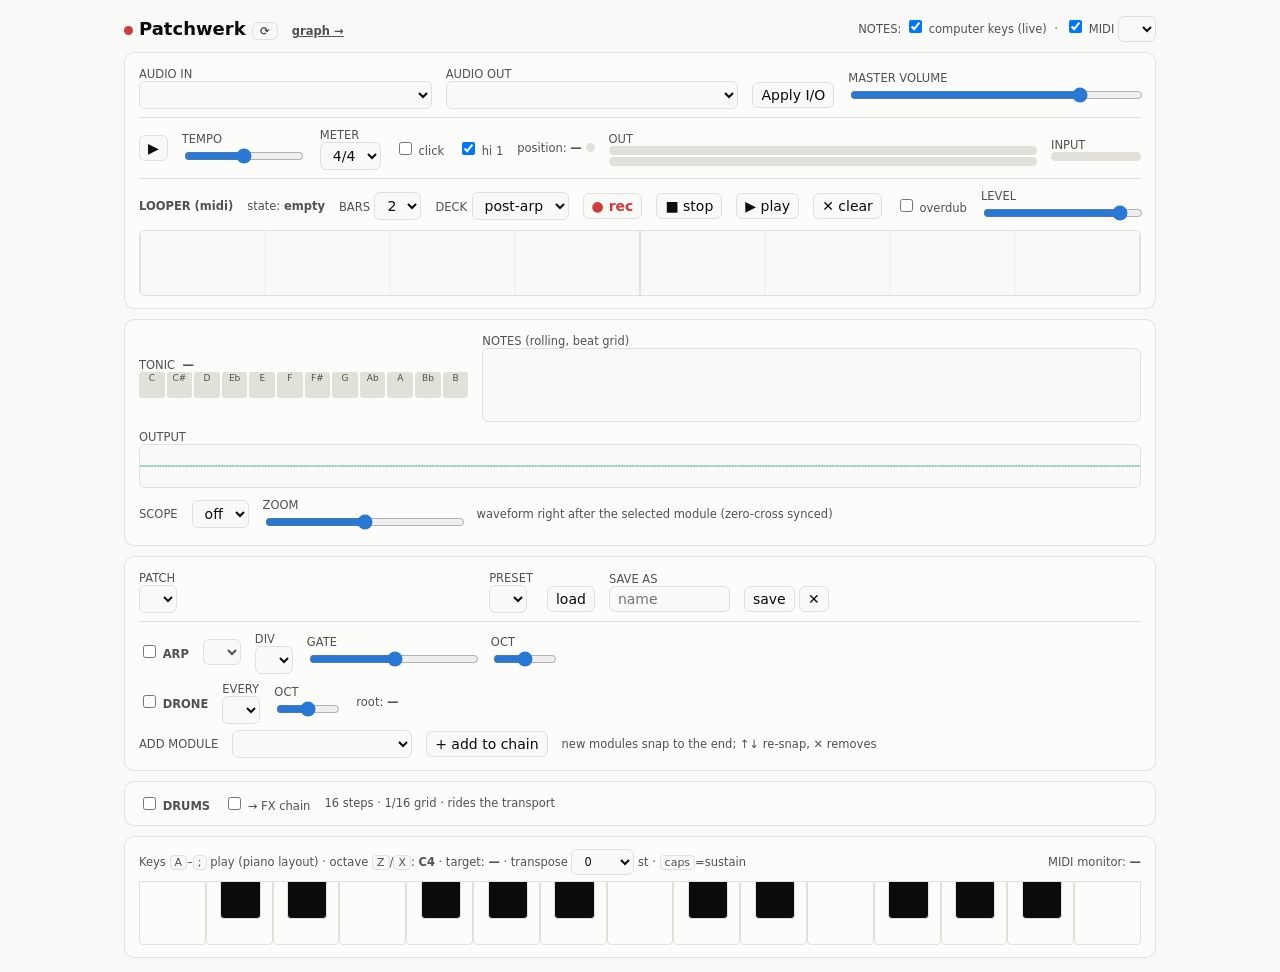
<file: gui/index.html>
<!DOCTYPE html>
<html lang="en">
<head>
<meta charset="utf-8">
<meta name="viewport" content="width=device-width, initial-scale=1">
<title>Patchwerk</title>
<style>
  :root {
    --plane: #f9f9f7; --surface: #fcfcfb; --ink-1: #0b0b0b; --ink-2: #52514e;
    --ink-3: #898781; --hairline: #e1e0d9; --border: rgba(11,11,11,0.10);
    --accent: #2a78d6; --meter: #1baf7a; --warn: #eb6834; --danger: #d03b3b;
    --lfo: #4a3aa7;
  }
  @media (prefers-color-scheme: dark) {
    :root {
      --plane: #0d0d0d; --surface: #1a1a19; --ink-1: #ffffff; --ink-2: #c3c2b7;
      --ink-3: #898781; --hairline: #2c2c2a; --border: rgba(255,255,255,0.10);
      --accent: #3987e5; --meter: #199e70; --warn: #d95926; --danger: #e66767;
      --lfo: #9085e9;
    }
  }
  * { box-sizing: border-box; }
  body { margin: 0; background: var(--plane); color: var(--ink-1);
    font-family: system-ui, -apple-system, "Segoe UI", sans-serif; font-size: 14px; }
  .wrap { max-width: 1060px; margin: 0 auto; padding: 14px; }
  h1 { font-size: 18px; margin: 0; }
  .card { background: var(--surface); border: 1px solid var(--border);
    border-radius: 10px; padding: 12px 14px; margin-top: 10px; }
  .row { display: flex; gap: 14px; align-items: center; flex-wrap: wrap; }
  .grow { flex: 1; min-width: 130px; }
  label.small, .small { font-size: 11.5px; color: var(--ink-2); }
  select, button, input[type=text] { font: inherit; color: var(--ink-1); background: var(--plane);
    border: 1px solid var(--hairline); border-radius: 6px; padding: 4px 8px; }
  button { cursor: pointer; } button:hover { border-color: var(--accent); }
  button.rec { color: var(--danger); font-weight: 700; }
  input[type=range] { width: 100%; accent-color: var(--accent); }
  .meterbar { height: 9px; background: var(--hairline); border-radius: 5px; overflow: hidden; }
  .meterbar > div { height: 100%; width: 0%; background: var(--meter); border-radius: 5px;
    transition: width 50ms linear; }
  .meterbar.clip > div { background: var(--danger); }
  .module { margin-top: 8px; border-top: 1px dashed var(--hairline); padding-top: 6px;
    border-left: 4px solid var(--hairline); padding-left: 8px; border-radius: 3px; }
  .module h3 { margin: 0; font-size: 14px; cursor: pointer; user-select: none; }
  .module h3 .caret { color: var(--ink-3); font-size: 11px; margin-right: 4px; }
  .module .kind { color: var(--ink-3); font-weight: 400; font-size: 11px; margin-left: 6px; }
  .module.collapsed .params { display: none; }
  .param { display: grid; grid-template-columns: 96px 1fr 70px 20px 20px; gap: 7px;
    align-items: center; margin-top: 3px; }
  .param .val { text-align: right; font-variant-numeric: tabular-nums;
    color: var(--ink-2); font-size: 12px; }
  .param.mapped input[type=range] { accent-color: var(--lfo); }
  .reset, .lfobtn { border: none; background: none; color: var(--ink-3); cursor: pointer;
    font-size: 13px; padding: 0; }
  .reset:hover { color: var(--accent); }
  .lfobtn:hover, .lfobtn.on { color: var(--lfo); }
  .lfobtn.on { font-weight: 700; }
  #status { display: inline-block; width: 9px; height: 9px; border-radius: 50%;
    background: var(--danger); margin-right: 6px; }
  #status.ok { background: var(--meter); }
  kbd { background: var(--plane); border: 1px solid var(--hairline);
    border-radius: 4px; padding: 0 4px; font-family: inherit; font-size: 11px; }
  .err { color: var(--danger); font-size: 12px; white-space: pre-wrap; }
  /* viz */
  .tonic { display: grid; grid-template-columns: repeat(12, 1fr); gap: 2px; height: 26px; }
  .tonic div { border-radius: 3px; background: var(--hairline); position: relative;
    overflow: hidden; }
  .tonic div span { position: absolute; bottom: 0; left: 0; right: 0;
    background: var(--accent); transition: height 120ms linear; }
  .tonic div.root span { background: var(--warn); }
  .tonic div i { position: absolute; top: 1px; left: 0; right: 0; text-align: center;
    font-style: normal; font-size: 9px; color: var(--ink-2); z-index: 2; }
  #deckviz.rec { border-color: var(--danger); box-shadow: 0 0 0 1.5px var(--danger); }
  canvas.viz { width: 100%; background: var(--plane); border: 1px solid var(--hairline);
    border-radius: 6px; display: block; }
  /* drums */
  .drumgrid { display: grid; grid-template-columns: 58px repeat(16, 1fr) 70px; gap: 3px;
    align-items: center; margin-top: 4px; }
  .step { aspect-ratio: 1; border-radius: 3px; background: var(--hairline);
    cursor: pointer; border: none; padding: 0; min-width: 14px; }
  .step.on { background: var(--accent); }
  .step.q { outline: 1px solid var(--ink-3); }
  .step.play { box-shadow: inset 0 0 0 2px var(--warn); }
  /* piano */
  .piano { position: relative; height: 64px; margin-top: 6px; user-select: none; }
  .piano .wk, .piano .bk { position: absolute; top: 0; border: 1px solid var(--hairline);
    border-radius: 0 0 4px 4px; cursor: pointer; }
  .piano .wk { background: var(--surface); height: 100%; z-index: 1; }
  .piano .bk { background: var(--ink-1); height: 60%; z-index: 2; }
  .piano .held { background: var(--accent) !important; }
</style>
</head>
<body>
<div class="wrap">
  <div class="row" style="justify-content: space-between; margin-top: 2px;">
    <h1><span id="status"></span>Patchwerk
      <button id="reconnect-btn" class="small" title="force reconnect to the engine" style="padding:1px 7px">⟳</button>
      <a href="/graph" class="small" style="margin-left:8px">graph →</a></h1>
    <span class="small">
      NOTES:
      <label><input type="checkbox" id="keys-on" checked> computer keys</label>
      <span id="focusnote"></span>
      &nbsp;·&nbsp;
      <label><input type="checkbox" id="midi-on" checked> MIDI</label>
      <select id="midi-sel" style="max-width:170px"></select>
    </span>
  </div>

  <!-- I/O + transport + master -->
  <div class="card">
    <div class="row">
      <div class="grow"><label class="small">AUDIO IN</label><br>
        <select id="in-sel" style="width:100%"></select></div>
      <div class="grow"><label class="small">AUDIO OUT</label><br>
        <select id="out-sel" style="width:100%"></select></div>
      <div><br><button id="apply-io">Apply I/O</button></div>
      <div class="grow">
        <label class="small">MASTER VOLUME</label>
        <input type="range" id="vol" min="0" max="1" step="0.001" value="0.8">
      </div>
    </div>
    <div class="small" id="io-note"></div>
    <div class="row" style="margin-top: 8px; border-top:1px solid var(--hairline); padding-top:8px;">
      <button id="play-btn" title="transport play/stop">▶</button>
      <div><label class="small">TEMPO <span id="bpm-v"></span></label><br>
        <input type="range" id="bpm" min="40" max="240" step="1" style="width:120px"></div>
      <div><label class="small">METER</label><br>
        <select id="meter"><option value="2">2/4</option><option value="3">3/4</option>
          <option value="4" selected>4/4</option><option value="6">6/8</option></select></div>
      <label class="small"><input type="checkbox" id="click-on"> click</label>
      <label class="small"><input type="checkbox" id="accent-on" checked> hi&nbsp;1</label>
      <span class="small">position: <b id="beat-pos">—</b>
        <span id="beat-dot" style="display:inline-block;width:9px;height:9px;border-radius:50%;background:var(--hairline);"></span></span>
      <div class="grow">
        <label class="small">OUT</label><div class="meterbar" id="m-out-l"><div></div></div>
        <div class="meterbar" id="m-out-r" style="margin-top:2px"><div></div></div>
      </div>
      <div style="min-width:90px">
        <label class="small">INPUT <span id="in-meter-note"></span></label>
        <div class="meterbar" id="m-in"><div></div></div>
      </div>
    </div>
    <!-- LOOPER -->
    <div class="row" style="margin-top: 8px; border-top:1px solid var(--hairline); padding-top:8px;">
      <b class="small">LOOPER (midi)</b>
      <span class="small">state: <b id="loop-state">empty</b></span>
      <div><label class="small">BARS</label>
        <select id="loop-bars"><option>1</option><option selected>2</option>
          <option>4</option><option>8</option></select></div>
      <div><label class="small">DECK</label>
        <select id="loop-pos" title="pre: deck feeds the arp · post: deck records the arp and plays its own voice">
          <option value="post" selected>post-arp</option>
          <option value="pre">pre-arp</option></select></div>
      <button id="loop-rec" class="rec" title="spacebar">● rec</button>
      <button id="loop-stop">■ stop</button>
      <button id="loop-play">▶ play</button>
      <button id="loop-clear">✕ clear</button>
      <label class="small"><input type="checkbox" id="loop-dub"> overdub</label>
      <div class="grow" style="max-width:160px">
        <label class="small">LEVEL</label>
        <input type="range" id="loop-level" min="0" max="1" step="0.01" value="0.9">
      </div>
    </div>
    <canvas class="viz" id="deckviz" height="64" style="margin-top:6px"></canvas>
  </div>

  <!-- viz -->
  <div class="card">
    <div class="row">
      <div style="flex:1; min-width:220px">
        <label class="small">TONIC &nbsp;<b id="tonic-root">—</b></label>
        <div class="tonic" id="tonic"></div>
      </div>
      <div style="flex:2; min-width:320px">
        <label class="small">NOTES (rolling, beat grid)</label>
        <canvas class="viz" id="noteroll" height="72"></canvas>
      </div>
    </div>
    <div style="margin-top:6px">
      <label class="small">OUTPUT</label>
      <canvas class="viz" id="wavestrip" height="42"></canvas>
    </div>
    <div class="row" style="margin-top:8px">
      <label class="small">SCOPE</label>
      <select id="scope-sel"><option value="">off</option></select>
      <div class="grow" style="max-width:200px">
        <label class="small">ZOOM <span id="scope-zoom-v"></span></label>
        <input type="range" id="scope-zoom" min="7" max="11" step="0.1" value="9">
      </div>
      <span class="small">waveform right after the selected module (zero-cross synced)</span>
    </div>
    <canvas class="viz" id="scope" height="110" style="margin-top:4px; display:none"></canvas>
  </div>

  <!-- patch / presets / arp / drone -->
  <div class="card">
    <div class="row" style="justify-content: space-between;">
      <div><label class="small">PATCH</label><br><select id="patch-sel"></select></div>
      <div class="row">
        <div><label class="small">PRESET</label><br><select id="preset-sel"></select></div>
        <div><br><button id="preset-load">load</button></div>
        <div><label class="small">SAVE AS</label><br>
          <input type="text" id="preset-name" size="10" placeholder="name"></div>
        <div><br><button id="preset-save">save</button>
          <button id="preset-del" title="delete selected">✕</button></div>
      </div>
      <div class="small" id="chain-desc"></div>
    </div>
    <div class="row" style="margin-top:8px; border-top:1px solid var(--hairline); padding-top:8px;">
      <label class="small"><input type="checkbox" id="arp-on"> <b>ARP</b></label>
      <select id="arp-pattern" class="small"></select>
      <div><label class="small">DIV</label><br><select id="arp-div"></select></div>
      <div class="grow" style="max-width:170px">
        <label class="small">GATE <span id="arp-gate-v"></span></label>
        <input type="range" id="arp-gate" min="0.05" max="1" step="0.01">
      </div>
      <div><label class="small">OCT <span id="arp-oct-v"></span></label><br>
        <input type="range" id="arp-oct" min="1" max="3" step="1" style="width:64px"></div>
    </div>
    <div class="row" style="margin-top:6px;">
      <label class="small"><input type="checkbox" id="drone-on"> <b>DRONE</b></label>
      <div><label class="small">EVERY</label><br><select id="drone-every"></select></div>
      <div><label class="small">OCT <span id="drone-oct-v"></span></label><br>
        <input type="range" id="drone-oct" min="0" max="4" step="1" style="width:64px"></div>
      <span class="small">root: <b id="drone-root">—</b></span>
    </div>
    <div class="row" style="margin-top:6px;">
      <label class="small">ADD MODULE</label>
      <select id="add-sel" style="min-width:180px"></select>
      <button id="add-btn">+ add to chain</button>
      <span class="small">new modules snap to the end; ↑↓ re-snap, ✕ removes</span>
    </div>
    <div id="modules"></div>
    <div class="err" id="mod-errors"></div>
  </div>

  <!-- LFOs -->
  <div class="card" id="lfo-card" style="display:none">
    <b class="small">LFOs</b> <span class="small">(assign with the ∿ button on any param)</span>
    <div id="lfo-list"></div>
  </div>

  <!-- drums -->
  <div class="card">
    <div class="row">
      <label class="small"><input type="checkbox" id="drums-on"> <b>DRUMS</b></label>
      <label class="small"><input type="checkbox" id="drums-fx"> → FX chain</label>
      <span class="small">16 steps · 1/16 grid · rides the transport</span>
    </div>
    <div id="drumgrids"></div>
  </div>

  <!-- keyboard -->
  <div class="card">
    <div class="row small" style="justify-content: space-between;">
      <span>Keys <kbd>A</kbd>–<kbd>;</kbd> play (piano layout) · octave <kbd>Z</kbd>/<kbd>X</kbd>:
        <b id="oct">C4</b> · target: <b id="voice-target">—</b>
        · transpose <select id="transpose"></select> st
        · <kbd>caps</kbd>=sustain <b id="caps-note" style="color:var(--warn)"></b></span>
      <span>MIDI monitor: <b id="midi-mon">—</b></span>
    </div>
    <div class="piano" id="piano"></div>
  </div>
</div>

<script>
"use strict";
let ws = null, state = null, dragging = null;
const collapsed = new Set();
const FAMILY_COLORS = {
  voice: "#2a78d6", input: "#1baf7a", filter: "#eda100", time: "#199e70",
  dirt: "#eb6834", dyn: "#e87ba4", vox: "#e34948", service: "#4a3aa7",
  source: "#2a78d6", effect: "#199e70",
};

let lastMsg = 0, reconnectTimer = null;
function scheduleReconnect(ms) {
  clearTimeout(reconnectTimer);
  reconnectTimer = setTimeout(connect, ms);
}
function connect() {
  if (ws && ws.readyState <= 1) return;  // already open or connecting
  ws = new WebSocket(`ws://${location.host}/ws`);
  ws.onopen = () => {
    lastMsg = performance.now();
    document.getElementById("status").classList.add("ok");
  };
  ws.onclose = () => {
    document.getElementById("status").classList.remove("ok");
    scheduleReconnect(800);
  };
  ws.onerror = () => { try { ws.close(); } catch (_) {} };
  ws.onmessage = (ev) => {
    lastMsg = performance.now();
    const m = JSON.parse(ev.data);
    if (m.type === "state") { state = m; renderState(); }
    else if (m.type === "meters") { renderMeters(m); pushWave(m); }
    else if (m.type === "param") trackParam(m);
    else if (m.type === "midi") handleEvent(m.event);
    else if (m.type === "beat") onBeat(m);
    else if (m.type === "tonic") renderTonic(m);
    else if (m.type === "scope_data") { scopeSamples = m.samples; drawScope(); }
    else if (m.type === "error") console.warn("server:", m.message);
  };
}
function send(m) { if (ws && ws.readyState === 1) ws.send(JSON.stringify(m)); }

// ---------- helpers ----------
function fmt(v) {
  if (v >= 1000) return v.toFixed(0);
  if (v >= 100) return v.toFixed(1);
  if (v >= 10) return v.toFixed(2);
  return v.toFixed(3);
}
function toUnit(p, value) {
  if (p.curve === "exp") {
    const lo = Math.max(p.min, 1e-6);
    return Math.log(value / lo) / Math.log(p.max / lo);
  }
  return (value - p.min) / (p.max - p.min || 1);
}
function fromUnit(p, u) {
  if (p.curve === "exp") {
    const lo = Math.max(p.min, 1e-6);
    return lo * Math.pow(p.max / lo, u);
  }
  return p.min + u * (p.max - p.min);
}
const timers = {};
function throttled(key, fn, ms = 33) {
  if (timers[key]) { timers[key].fn = fn; return; }
  fn();
  timers[key] = { fn: null };
  setTimeout(() => {
    const pending = timers[key].fn;
    delete timers[key];
    if (pending) throttled(key, pending, ms);
  }, ms);
}

// ---------- state rendering ----------
function renderState() {
  const opt = (v, label, cur) =>
    `<option value="${v ?? ""}" ${v === cur ? "selected" : ""}>${label}</option>`;
  const dev = state.devices || {inputs: [], outputs: []};
  document.getElementById("in-sel").innerHTML = opt(null, "System default", state.current_input) +
    dev.inputs.map(d => opt(d.name, `${d.name} (${d.sample_rate || "?"})`, state.current_input)).join("");
  document.getElementById("out-sel").innerHTML = opt(null, "System default", state.current_output) +
    dev.outputs.map(d => opt(d.name, `${d.name} (${d.sample_rate || "?"})`, state.current_output)).join("");
  document.getElementById("io-note").textContent =
    state.boot_note || (state.input_enabled ? "" : "audio input off — match sample rates and Apply");
  document.getElementById("in-meter-note").textContent = state.input_enabled ? "" : "(off)";
  if (dragging !== "vol") document.getElementById("vol").value = state.volume;

  document.getElementById("patch-sel").innerHTML =
    state.patches.map(p => `<option ${p === state.patch ? "selected" : ""}>${p}</option>`).join("");
  document.getElementById("preset-sel").innerHTML =
    (state.presets || []).map(p => `<option>${p}</option>`).join("");
  document.getElementById("chain-desc").textContent =
    state.chain.filter(c => !c.service).map(c => c.name).join(" → ") + " → out";

  const ssel = document.getElementById("scope-sel");
  const cur = ssel.value;
  ssel.innerHTML = `<option value="">off</option>` + state.chain.map(c =>
    `<option value="${c.key}" ${c.key === cur ? "selected" : ""}>${c.name}</option>`).join("");
  // v8: NO placed-filter — v5 instance ids allow duplicates ("lowpass.2"),
  // and filtering by the type key hid a module forever once ANY instance
  // existed (the "Signal Gen vanished / can never re-add" bug)
  document.getElementById("add-sel").innerHTML = (state.available || [])
    .map(a => `<option value="${a.key}">${a.name} (${a.family})</option>`).join("");
  renderModules();
  renderArp(); renderDrone(); renderTransport(); renderLooper(); renderDrums(); renderLfos();
  document.getElementById("voice-target").textContent = state.voice_target || "—";
  const errs = Object.entries(state.module_errors || {});
  document.getElementById("mod-errors").textContent =
    errs.map(([f, e]) => `module ${f} failed to load: ${e}`).join("\n");
}

function renderModules() {
  const holder = document.getElementById("modules");
  holder.innerHTML = "";
  const ordered = [...state.chain.filter(c => c.service), ...state.chain.filter(c => !c.service)];
  for (const mod of ordered) {
    const div = document.createElement("div");
    div.className = "module" + (collapsed.has(mod.key) ? " collapsed" : "");
    div.style.opacity = mod.enabled ? "1" : "0.45";
    div.style.borderLeftColor = FAMILY_COLORS[mod.family] || "var(--hairline)";
    const h = document.createElement("h3");
    h.innerHTML = `<span class="caret">${collapsed.has(mod.key) ? "▸" : "▾"}</span>
      <label style="cursor:pointer" onclick="event.stopPropagation()">
        <input type="checkbox" class="mod-on" ${mod.enabled ? "checked" : ""}></label>
      ${mod.name}<span class="kind">${mod.family} · ${mod.key}${mod.enabled ? "" : " · bypassed"}</span>
      ${mod.service ? "" : `<span class="kind" style="float:right" onclick="event.stopPropagation()">
        <button class="reset" data-act="up" title="earlier in chain">↑</button>
        <button class="reset" data-act="down" title="later in chain">↓</button>
        <button class="reset" data-act="rm" title="remove from chain">✕</button></span>`}`;
    h.addEventListener("click", () => {
      if (collapsed.has(mod.key)) collapsed.delete(mod.key); else collapsed.add(mod.key);
      div.classList.toggle("collapsed");
      h.querySelector(".caret").textContent = collapsed.has(mod.key) ? "▸" : "▾";
    });
    h.querySelector(".mod-on").addEventListener("change", (e) => {
      send({type: "set_enabled", key: mod.key, enabled: e.target.checked});
      e.target.blur();
    });
    for (const b of h.querySelectorAll("[data-act]")) {
      b.addEventListener("click", (e) => {
        e.stopPropagation();
        const act = b.dataset.act;
        if (act === "rm") send({type: "edit_chain", action: "remove", key: mod.key});
        else send({type: "edit_chain", action: "move", key: mod.key,
                   index: act === "up" ? -1 : 1});
      });
    }
    div.appendChild(h);
    const pwrap = document.createElement("div");
    pwrap.className = "params";
    for (const [pname, p] of Object.entries(mod.params)) {
      pwrap.appendChild(paramRow(mod, pname, p));
    }
    div.appendChild(pwrap);
    holder.appendChild(div);
  }
}

function paramRow(mod, pname, p) {
  const id = `p-${mod.key}-${pname}`;
  const row = document.createElement("div");
  row.className = "param" + (p.lfo ? " mapped" : "");
  if (p.curve === "toggle") {
    row.innerHTML = `<span class="small">${pname}</span>
      <label><input type="checkbox" id="${id}" ${p.value >= (p.min + p.max) / 2 ? "checked" : ""}></label>
      <span class="val" id="${id}-v">${p.value >= (p.min + p.max) / 2 ? "on" : "off"}</span><span></span><span></span>`;
    row.querySelector("input").addEventListener("change", (e) => {
      document.getElementById(`${id}-v`).textContent = e.target.checked ? "on" : "off";
      send({type: "set_param", key: mod.key, name: pname, unit: e.target.checked ? 1 : 0});
      e.target.blur();
    });
    return row;
  }
  if (p.curve === "select") {
    row.innerHTML = `<span class="small">${pname}</span>
      <select id="${id}">${p.options.map((o, i) =>
        `<option value="${i}" ${i === Math.round(p.value) ? "selected" : ""}>${o}</option>`).join("")}</select>
      <span class="val" id="${id}-v">${p.options[Math.round(p.value)] ?? ""}</span><span></span><span></span>`;
    row.querySelector("select").addEventListener("change", (e) => {
      const i = parseInt(e.target.value, 10);
      document.getElementById(`${id}-v`).textContent = p.options[i];
      send({type: "set_param", key: mod.key, name: pname,
            unit: (i + 0.5) / p.options.length});
      e.target.blur();
    });
    return row;
  }
  row.innerHTML = `<span class="small">${pname}${p.lfo ? " ∿" : ""}</span>
    <input type="range" id="${id}" min="0" max="1" step="0.001" value="${toUnit(p, p.value)}"
      title="${p.lfo ? "LFO mapped — slider steers the LFO center" : ""}">
    <span class="val" id="${id}-v">${fmt(p.value)}</span>
    <button class="reset" title="reset to ${fmt(p.default)}">&#8634;</button>
    <button class="lfobtn ${p.lfo ? "on" : ""}" title="${p.lfo ? "remove LFO" : "assign LFO"}">∿</button>`;
  const slider = row.querySelector("input");
  slider.addEventListener("input", () => {
    const u = parseFloat(slider.value);
    document.getElementById(`${id}-v`).textContent = fmt(fromUnit(p, u));
    throttled(`${mod.key}.${pname}`, () =>
      send({type: "set_param", key: mod.key, name: pname, unit: u}));
  });
  slider.addEventListener("pointerdown", () => dragging = id);
  slider.addEventListener("pointerup", () => dragging = null);
  row.querySelector(".reset").addEventListener("click", (e) => {
    const u = toUnit(p, p.default);
    slider.value = u;
    document.getElementById(`${id}-v`).textContent = fmt(p.default);
    send({type: "set_param", key: mod.key, name: pname, unit: u});
    e.target.blur();
  });
  row.querySelector(".lfobtn").addEventListener("click", (e) => {
    if (p.lfo) send({type: "lfo_unassign", id: `${mod.key}.${pname}`});
    else send({type: "lfo_assign", key: mod.key, name: pname});
    e.target.blur();
  });
  return row;
}

function trackParam(m) {
  const id = `p-${m.key}-${m.name}`;
  const slider = document.getElementById(id);
  if (!slider) return;
  if (dragging !== id && slider.type === "range") slider.value = m.unit;
  const val = document.getElementById(`${id}-v`);
  if (val) val.textContent = fmt(m.value);
  if (state) {
    const mod = state.chain.find(c => c.key === m.key);
    if (mod && mod.params[m.name]) mod.params[m.name].value = m.value;
  }
}

// ---------- section renderers ----------
function renderArp() {
  const a = state.arp;
  const row = document.getElementById("arp-on").closest(".row");
  row.style.display = a ? "" : "none";
  if (!a) return;
  document.getElementById("arp-on").checked = a.enabled;
  document.getElementById("arp-pattern").innerHTML = a.patterns.map(p =>
    `<option ${p === a.pattern ? "selected" : ""}>${p}</option>`).join("");
  document.getElementById("arp-div").innerHTML = a.divisions.map(d =>
    `<option ${d === a.division ? "selected" : ""}>${d}</option>`).join("");
  if (dragging !== "arp-gate") document.getElementById("arp-gate").value = a.gate;
  document.getElementById("arp-gate-v").textContent = Math.round(a.gate * 100) + "%";
  if (dragging !== "arp-oct") document.getElementById("arp-oct").value = a.octaves;
  document.getElementById("arp-oct-v").textContent = a.octaves;
}
function renderDrone() {
  const d = state.drone;
  if (!d) return;
  document.getElementById("drone-on").checked = d.enabled;
  document.getElementById("drone-every").innerHTML = d.everies.map(e =>
    `<option ${e === d.every ? "selected" : ""}>${e}</option>`).join("");
  if (dragging !== "drone-oct") document.getElementById("drone-oct").value = d.octave;
  document.getElementById("drone-oct-v").textContent = d.octave;
  document.getElementById("drone-root").textContent = d.root || "listening…";
}
function renderTransport() {
  const t = state.transport;
  if (!t) return;
  if (dragging !== "bpm") document.getElementById("bpm").value = t.bpm;
  document.getElementById("bpm-v").textContent = Math.round(t.bpm) + " bpm";
  document.getElementById("meter").value = String(t.beats_per_bar);
  document.getElementById("click-on").checked = !!t.click;
  document.getElementById("accent-on").checked = t.accent !== false;
  document.getElementById("play-btn").textContent = t.running === false ? "▶" : "⏹";
}
function renderLooper() {
  const l = state.looper;
  if (!l) return;
  document.getElementById("loop-state").textContent = l.state;
  document.getElementById("loop-bars").value = String(l.bars);
  document.getElementById("loop-dub").checked = !!l.overdub;
  if (dragging !== "loop-level") document.getElementById("loop-level").value = l.level;
  const pos = document.getElementById("loop-pos");
  if (document.activeElement !== pos) pos.value = l.position || "post";
  pos.disabled = !["empty", "stopped"].includes(l.state);
  document.getElementById("deckviz").classList.toggle(
    "rec", ["armed", "recording", "overdubbing"].includes(l.state));
}
function renderLfos() {
  const list = state.lfos || [];
  document.getElementById("lfo-card").style.display = list.length ? "" : "none";
  const holder = document.getElementById("lfo-list");
  holder.innerHTML = "";
  for (const l of list) {
    const div = document.createElement("div");
    div.className = "param";
    div.style.gridTemplateColumns = "150px 1fr 1fr 1fr 90px 20px";
    div.innerHTML = `<span class="small"><b>∿</b> ${l.key}.${l.param}</span>
      <span><label class="small">rate ${l.rate.toFixed(2)}Hz</label>
        <input type="range" data-k="rate" min="0.02" max="20" step="0.01" value="${l.rate}"></span>
      <span><label class="small">depth ${(l.depth*100)|0}%</label>
        <input type="range" data-k="depth" min="0" max="1" step="0.01" value="${l.depth}"></span>
      <span><label class="small">center</label>
        <input type="range" data-k="center" min="0" max="1" step="0.01" value="${l.center}"></span>
      <select data-k="shape">${l.shapes.map((s, i) =>
        `<option value="${i}" ${i === l.shape ? "selected" : ""}>${s}</option>`).join("")}</select>
      <button class="reset" title="remove">✕</button>`;
    for (const inp of div.querySelectorAll("input,select")) {
      inp.addEventListener("input", () => {
        const msg = {type: "lfo_set", id: l.id};
        msg[inp.dataset.k] = parseFloat(inp.value);
        throttled(`lfo-${l.id}-${inp.dataset.k}`, () => send(msg));
      });
    }
    div.querySelector("button").addEventListener("click", () =>
      send({type: "lfo_unassign", id: l.id}));
    holder.appendChild(div);
  }
}
function renderDrums() {
  const d = state.drums;
  if (!d) return;
  document.getElementById("drums-on").checked = d.enabled;
  document.getElementById("drums-fx").checked = !!d.to_chain;
  const holder = document.getElementById("drumgrids");
  holder.innerHTML = "";
  for (const lane of d.lanes) {
    const row = document.createElement("div");
    row.className = "drumgrid";
    let html = `<span class="small">${lane}</span>`;
    for (let s = 0; s < d.steps; s++) {
      html += `<button class="step ${d.patterns[lane][s] ? "on" : ""} ${s % 4 === 0 ? "q" : ""}"
        data-lane="${lane}" data-step="${s}"></button>`;
    }
    html += `<input type="range" min="0" max="1" step="0.01" value="${d.levels[lane]}"
      data-lane="${lane}" title="level">`;
    row.innerHTML = html;
    for (const btn of row.querySelectorAll(".step")) {
      btn.addEventListener("click", () => {
        const lane = btn.dataset.lane, s = parseInt(btn.dataset.step, 10);
        d.patterns[lane][s] = d.patterns[lane][s] ? 0 : 1;
        btn.classList.toggle("on");
        throttled("drums", () => send({type: "set_drums", patterns: d.patterns}));
      });
    }
    row.querySelector("input[type=range]").addEventListener("input", (e) => {
      d.levels[lane] = parseFloat(e.target.value);
      throttled("drumlvl", () => send({type: "set_drums", levels: d.levels}));
    });
    holder.appendChild(row);
  }
}

// ---------- meters + viz ----------
function renderMeters(m) {
  const scale = a => {
    if (!a || a <= 0) return 0;
    const db = 20 * Math.log10(a);
    return Math.max(0, Math.min(100, (db + 60) / 60 * 100));
  };
  const set = (id, amp) => {
    const el = document.getElementById(id);
    el.firstElementChild.style.width = scale(amp) + "%";
    el.classList.toggle("clip", amp > 0.99);
  };
  set("m-out-l", m.out[0]); set("m-out-r", m.out[1]);
  if (m.in !== null && m.in !== undefined) set("m-in", m.in);
}
const NOTE_NAMES = ["C","C#","D","Eb","E","F","F#","G","Ab","A","Bb","B"];
(function initTonic() {
  const el = document.getElementById("tonic");
  el.innerHTML = NOTE_NAMES.map(n => `<div><i>${n}</i><span style="height:0%"></span></div>`).join("");
})();
function renderTonic(m) {
  document.getElementById("tonic-root").textContent = m.root || "—";
  const cells = document.getElementById("tonic").children;
  const peak = Math.max(...m.weights, 0.001);
  for (let i = 0; i < 12; i++) {
    cells[i].classList.toggle("root", NOTE_NAMES[i] === m.root);
    cells[i].firstElementChild.nextElementSibling.style.height =
      Math.round(m.weights[i] / peak * 100) + "%";
  }
}
// note roll
const rollNotes = [];   // {note, t0, t1|null}
let beatAnchor = null;  // {time(ms), beatIndexApprox}
function handleEvent(e) {
  const mon = document.getElementById("midi-mon");
  if (e.kind === "voiced") {
    const deck = !!e.deck;
    if (e.on) rollNotes.push({note: e.note, t0: performance.now(), t1: null, deck});
    else for (let i = rollNotes.length - 1; i >= 0; i--)
      if (rollNotes[i].note === e.note && rollNotes[i].t1 === null &&
          rollNotes[i].deck === deck) { rollNotes[i].t1 = performance.now(); break; }
  } else if (e.kind === "cc") {
    mon.textContent = e.bound ? `CC ${e.cc} → ${e.bound[0]}.${e.bound[1]}`
                              : `CC ${e.cc} = ${(e.unit * 127) | 0} (unbound)`;
  } else if (e.kind === "bend") {
    mon.textContent = `bend ${e.semitones >= 0 ? "+" : ""}${e.semitones.toFixed(2)} st`;
  } else if (e.kind === "sustain") {
    mon.textContent = `sustain ${e.on ? "ON" : "off"}`;
  } else if (e.kind === "drone") {
    mon.textContent = `drone root → ${e.root}`;
    document.getElementById("drone-root").textContent = e.root;
  } else if (e.kind === "drum_step") {
    for (const btn of document.querySelectorAll(".step.play")) btn.classList.remove("play");
    for (const btn of document.querySelectorAll(`.step[data-step="${e.step}"]`)) btn.classList.add("play");
  } else if (e.kind === "loop_note") {
    // live feed while recording — deck viz shows notes as they land
    if (state?.looper) (state.looper.notes = state.looper.notes || []).push([e.beat, e.note, e.on]);
  } else if (e.kind === "looper") {
    // full looper settings ride along on every state change (incl. notes)
    if (state) { const {kind, ...rest} = e; state.looper = {...state.looper, ...rest}; renderLooper(); }
    else document.getElementById("loop-state").textContent = e.state;
  }
}
let deckAnchor = null;  // {time(ms), phase(beats)} from beat messages
function onBeat(m) {
  document.getElementById("beat-pos").textContent = `${m.bar + 1}.${m.beat + 1}`;
  const dot = document.getElementById("beat-dot");
  dot.style.background = m.beat === 0 ? "var(--accent)" : "var(--meter)";
  setTimeout(() => { dot.style.background = "var(--hairline)"; }, 90);
  beatAnchor = {time: performance.now(), downbeat: m.beat === 0};
  deckAnchor = (m.loop === null || m.loop === undefined)
    ? null : {time: performance.now(), phase: m.loop};
}
// waveform strip (output envelope)
const wave = new Array(360).fill(0);
function pushWave(m) {
  wave.push(Math.max(m.out[0] || 0, m.out[1] || 0));
  if (wave.length > 360) wave.shift();
}
function drawViz() {
  // wave strip
  const wc = document.getElementById("wavestrip");
  if (wc.width !== wc.clientWidth) wc.width = wc.clientWidth;
  const wctx = wc.getContext("2d");
  wctx.clearRect(0, 0, wc.width, wc.height);
  wctx.fillStyle = getComputedStyle(document.body).getPropertyValue("--meter");
  const mid = wc.height / 2, n = wave.length;
  for (let i = 0; i < n; i++) {
    const a = Math.min(1, Math.pow(wave[i], 0.5));
    const h = Math.max(1, a * (wc.height - 4));
    const x = (i / n) * wc.width;
    wctx.fillRect(x, mid - h / 2, Math.max(1, wc.width / n - 0.5), h);
  }
  // note roll
  const nc = document.getElementById("noteroll");
  if (nc.width !== nc.clientWidth) nc.width = nc.clientWidth;
  const ctx = nc.getContext("2d");
  ctx.clearRect(0, 0, nc.width, nc.height);
  const now = performance.now();
  const bpm = state?.transport?.bpm || 100;
  const pxPerMs = nc.width / (16 * 60000 / bpm);   // window = 16 beats
  // beat gridlines
  ctx.strokeStyle = getComputedStyle(document.body).getPropertyValue("--hairline");
  ctx.lineWidth = 1;
  if (beatAnchor) {
    const beatMs = 60000 / bpm;
    for (let k = 0; k < 20; k++) {
      const t = beatAnchor.time - k * beatMs;
      const x = nc.width - (now - t) * pxPerMs;
      if (x < 0) break;
      ctx.beginPath(); ctx.moveTo(x, 0); ctx.lineTo(x, nc.height); ctx.stroke();
    }
  }
  // notes (deck-originated notes draw red)
  const style = getComputedStyle(document.body);
  const accent = style.getPropertyValue("--accent"), danger = style.getPropertyValue("--danger");
  const lo = 36, hi = 96;
  while (rollNotes.length > 300) rollNotes.shift();
  // prune ended notes ANYWHERE in the list — front-only pruning stalled
  // behind a still-open note and pinned dead notes to the left edge
  for (let i = rollNotes.length - 1; i >= 0; i--) {
    const ev = rollNotes[i];
    if (ev.t1 !== null && (now - ev.t1) * pxPerMs > nc.width) rollNotes.splice(i, 1);
  }
  for (const ev of rollNotes) {
    const x0 = nc.width - (now - ev.t0) * pxPerMs;
    const x1 = ev.t1 === null ? nc.width : nc.width - (now - ev.t1) * pxPerMs;
    if (x1 <= 0) continue;  // fully scrolled out — never draw at the edge
    const y = nc.height - ((Math.min(hi, Math.max(lo, ev.note)) - lo) / (hi - lo)) * (nc.height - 6) - 3;
    ctx.fillStyle = ev.deck ? danger : accent;
    ctx.fillRect(Math.max(0, x0), y - 2, Math.max(2, x1 - x0), 4);
  }
  drawDeck(now, style);
  requestAnimationFrame(drawViz);
}
// loop deck track: static field, measure dividers, red notes, tracking line
function drawDeck(now, style) {
  const dc = document.getElementById("deckviz");
  if (dc.width !== dc.clientWidth) dc.width = dc.clientWidth;
  const ctx = dc.getContext("2d");
  ctx.clearRect(0, 0, dc.width, dc.height);
  const l = state?.looper;
  const bpm = state?.transport?.bpm || 100;
  const bpb = state?.transport?.beats_per_bar || 4;
  const loopBeats = (l?.loop_beats) || (l?.bars || 2) * bpb;
  let livePhase = null;  // interpolated playhead position, in beats
  if (deckAnchor && l && !["empty", "stopped", "armed"].includes(l.state))
    livePhase = (deckAnchor.phase + (now - deckAnchor.time) / 1000 * bpm / 60) % loopBeats;
  // grid: light line per beat, heavier divider per measure
  const hairline = style.getPropertyValue("--hairline");
  for (let b = 0; b <= loopBeats; b++) {
    const x = (b / loopBeats) * dc.width;
    ctx.strokeStyle = hairline;
    ctx.lineWidth = b % bpb === 0 ? 2 : 1;
    ctx.globalAlpha = b % bpb === 0 ? 1 : 0.45;
    ctx.beginPath(); ctx.moveTo(x, 0); ctx.lineTo(x, dc.height); ctx.stroke();
  }
  ctx.globalAlpha = 1;
  // recorded notes in red: pair on/offs per pitch, wrap-around allowed
  if (l && Array.isArray(l.notes) && l.notes.length) {
    ctx.fillStyle = style.getPropertyValue("--danger");
    const lo = 36, hi = 96, open = {};
    const segs = [];
    const evs = [...l.notes].sort((a, b) => a[0] - b[0]);  // live feed appends out of beat order
    for (const [beat, note, on] of evs) {
      if (on) { (open[note] = open[note] || []).push(beat); }
      else if (open[note] && open[note].length) segs.push([note, open[note].shift(), beat]);
      else segs.push([note, 0, beat]);  // off before its on = wrapped across the loop top
    }
    const rec = ["recording", "overdubbing"].includes(l.state);
    for (const n in open) for (const b0 of open[n])  // still-held: grow with the playhead while recording
      segs.push([+n, b0, rec && livePhase !== null && livePhase >= b0 ? livePhase : loopBeats]);
    for (const [note, b0, b1] of segs) {
      const y = dc.height - ((Math.min(hi, Math.max(lo, note)) - lo) / (hi - lo)) * (dc.height - 8) - 4;
      const x0 = (b0 / loopBeats) * dc.width;
      const x1 = (Math.max(b1, b0 + 0.05) / loopBeats) * dc.width;
      ctx.fillRect(x0, y - 2, Math.max(2, x1 - x0), 4);
    }
  }
  // tracking line, interpolated between beat messages
  if (livePhase !== null) {
    const x = (livePhase / loopBeats) * dc.width;
    ctx.strokeStyle = ["recording", "overdubbing"].includes(l.state)
      ? style.getPropertyValue("--danger") : style.getPropertyValue("--accent");
    ctx.lineWidth = 2;
    ctx.beginPath(); ctx.moveTo(x, 0); ctx.lineTo(x, dc.height); ctx.stroke();
  }
}
requestAnimationFrame(drawViz);

// ---------- controls ----------
document.getElementById("vol").addEventListener("input", (e) => {
  throttled("vol", () => send({type: "set_volume", volume: parseFloat(e.target.value)}));
});
document.getElementById("vol").addEventListener("pointerdown", () => dragging = "vol");
document.getElementById("vol").addEventListener("pointerup", () => dragging = null);
document.getElementById("patch-sel").addEventListener("change", (e) => {
  send({type: "select_patch", patch: e.target.value});
});
document.getElementById("apply-io").addEventListener("click", (e) => {
  send({type: "set_devices",
        input: document.getElementById("in-sel").value || null,
        output: document.getElementById("out-sel").value || null});
  e.target.blur();
});
function sendMidiChoice() {
  send({type: "set_midi",
        port: document.getElementById("midi-sel").value || null,
        enabled: document.getElementById("midi-on").checked});
}
document.getElementById("midi-on").addEventListener("change", (e) => { sendMidiChoice(); e.target.blur(); });
document.getElementById("midi-sel").addEventListener("change", sendMidiChoice);
function renderMidiControls() {
  const msel = document.getElementById("midi-sel");
  const mins = state.midi_inputs || [];
  msel.innerHTML = `<option value="">auto</option>` + mins.map(n =>
    `<option value="${n}" ${n === state.midi_port ? "selected" : ""}>${n}</option>`).join("");
  msel.disabled = !state.midi_enabled;
  document.getElementById("midi-on").checked = !!state.midi_enabled;
}
const origRender = renderState;
renderState = function() { origRender(); renderMidiControls(); };

function sendArp() {
  throttled("arp", () => send({
    type: "set_arp",
    enabled: document.getElementById("arp-on").checked,
    pattern: document.getElementById("arp-pattern").value,
    division: document.getElementById("arp-div").value,
    gate: parseFloat(document.getElementById("arp-gate").value),
    octaves: parseInt(document.getElementById("arp-oct").value, 10),
  }));
}
for (const id of ["arp-on", "arp-pattern", "arp-div"])
  document.getElementById(id).addEventListener("change", (e) => { sendArp(); e.target.blur(); });
for (const id of ["arp-gate", "arp-oct"]) {
  const el = document.getElementById(id);
  el.addEventListener("input", () => {
    sendArp();
    if (id === "arp-gate") document.getElementById("arp-gate-v").textContent =
      Math.round(parseFloat(el.value) * 100) + "%";
    if (id === "arp-oct") document.getElementById("arp-oct-v").textContent = el.value;
  });
  el.addEventListener("pointerdown", () => dragging = id);
  el.addEventListener("pointerup", () => dragging = null);
}
function sendDrone() {
  throttled("drone", () => send({
    type: "set_drone",
    enabled: document.getElementById("drone-on").checked,
    every: document.getElementById("drone-every").value,
    octave: parseInt(document.getElementById("drone-oct").value, 10),
  }));
}
for (const id of ["drone-on", "drone-every"])
  document.getElementById(id).addEventListener("change", (e) => { sendDrone(); e.target.blur(); });
{
  const el = document.getElementById("drone-oct");
  el.addEventListener("input", () => {
    document.getElementById("drone-oct-v").textContent = el.value;
    sendDrone();
  });
  el.addEventListener("pointerdown", () => dragging = "drone-oct");
  el.addEventListener("pointerup", (e) => { dragging = null; e.target.blur(); });
}
document.getElementById("play-btn").addEventListener("click", (e) => {
  const running = state?.transport?.running !== false;
  send({type: "set_transport", playing: !running});
  e.target.blur();
});
function sendTransport() {
  throttled("transport", () => send({
    type: "set_transport",
    bpm: parseFloat(document.getElementById("bpm").value),
    beats_per_bar: parseInt(document.getElementById("meter").value, 10),
    click: document.getElementById("click-on").checked,
    accent: document.getElementById("accent-on").checked,
  }));
}
document.getElementById("bpm").addEventListener("input", () => {
  document.getElementById("bpm-v").textContent = document.getElementById("bpm").value + " bpm";
  sendTransport();
});
document.getElementById("bpm").addEventListener("pointerdown", () => dragging = "bpm");
document.getElementById("bpm").addEventListener("pointerup", (e) => { dragging = null; e.target.blur(); });
for (const id of ["meter", "click-on", "accent-on"])
  document.getElementById(id).addEventListener("change", (e) => { sendTransport(); e.target.blur(); });

// looper
function sendLooper(action) {
  send({type: "set_looper", action,
        bars: parseInt(document.getElementById("loop-bars").value, 10),
        level: parseFloat(document.getElementById("loop-level").value),
        overdub: document.getElementById("loop-dub").checked,
        position: document.getElementById("loop-pos").value});
}
document.getElementById("loop-rec").addEventListener("click", (e) => { sendLooper("record"); e.target.blur(); });
document.getElementById("loop-stop").addEventListener("click", (e) => { sendLooper("stop"); e.target.blur(); });
document.getElementById("loop-play").addEventListener("click", (e) => { sendLooper("play"); e.target.blur(); });
document.getElementById("loop-clear").addEventListener("click", (e) => { sendLooper("clear"); e.target.blur(); });
document.getElementById("loop-dub").addEventListener("change", (e) => { sendLooper(null); e.target.blur(); });
document.getElementById("loop-level").addEventListener("input", () =>
  throttled("looplvl", () => sendLooper(null)));
document.getElementById("loop-level").addEventListener("pointerdown", () => dragging = "loop-level");
document.getElementById("loop-level").addEventListener("pointerup", () => dragging = null);
document.getElementById("loop-bars").addEventListener("change", (e) => { sendLooper(null); e.target.blur(); });
document.getElementById("loop-pos").addEventListener("change", (e) => { sendLooper(null); e.target.blur(); });

// drums enable
document.getElementById("add-btn").addEventListener("click", (e) => {
  const key = document.getElementById("add-sel").value;
  if (key) send({type: "edit_chain", action: "add", key});
  e.target.blur();
});
document.getElementById("drums-on").addEventListener("change", (e) => {
  send({type: "set_drums", enabled: e.target.checked});
  e.target.blur();
});
document.getElementById("drums-fx").addEventListener("change", (e) => {
  send({type: "set_drums", to_chain: e.target.checked});
  e.target.blur();
});

// presets
document.getElementById("preset-save").addEventListener("click", (e) => {
  const name = document.getElementById("preset-name").value.trim() ||
               document.getElementById("preset-sel").value || "untitled";
  send({type: "save_preset", name});
  e.target.blur();
});
document.getElementById("preset-load").addEventListener("click", (e) => {
  const name = document.getElementById("preset-sel").value;
  if (name) send({type: "load_preset", name});
  e.target.blur();
});
document.getElementById("preset-del").addEventListener("click", (e) => {
  const name = document.getElementById("preset-sel").value;
  if (name) send({type: "delete_preset", name});
  e.target.blur();
});

// ---------- computer keyboard + piano ----------
function keysEnabled() { return document.getElementById("keys-on").checked; }
function keyTarget(e) {
  const t = e.target;
  if (!t || !t.tagName) return false;
  if (t.tagName === "SELECT" || t.tagName === "TEXTAREA") return true;
  return t.tagName === "INPUT" && !["range", "checkbox"].includes(t.type);
}
const KEYMAP = {a:0, w:1, s:2, e:3, d:4, f:5, t:6, g:7, y:8, h:9, u:10, j:11,
                k:12, o:13, l:14, p:15, ";":16};
let octave = 4;
const held = new Set();
let capsSustain = false;
function syncCaps(e) {
  // macOS quirk: CapsLock sends keydown when engaging and keyup when
  // disengaging, and getModifierState is stale during that keyup — so for
  // the CapsLock key itself, trust the event TYPE; otherwise the modifier.
  let on;
  if (e.key === "CapsLock") on = e.type === "keydown";
  else if (e.getModifierState) on = e.getModifierState("CapsLock");
  else return;
  if (on !== capsSustain) {
    capsSustain = on;
    send({type: "sustain", on});
    if (!on) send({type: "all_notes_off"});  // belt and braces: nothing rings on
    document.getElementById("caps-note").textContent = on ? "SUSTAIN (caps)" : "";
  }
}
window.addEventListener("keydown", (e) => {
  syncCaps(e);
  if (e.repeat || keyTarget(e) || e.metaKey || e.ctrlKey || e.altKey) return;
  if (e.key === " ") {  // spacebar = loop record, in any input mode
    sendLooper("record");
    e.preventDefault();
    return;
  }
  if (!keysEnabled()) return;
  const k = e.key.toLowerCase();
  if (k === "z") { octave = Math.max(1, octave - 1); noteOffAll(); }
  else if (k === "x") { octave = Math.min(7, octave + 1); noteOffAll(); }
  else if (k in KEYMAP) {
    const note = 12 * (octave + 1) + KEYMAP[k];
    if (!held.has(note)) { held.add(note); send({type: "note_on", note}); pianoLight(note, true); }
    e.preventDefault();
  }
  document.getElementById("oct").textContent = `C${octave}`;
});
window.addEventListener("keyup", (e) => {
  syncCaps(e);
  if (e.key === " " && !keyTarget(e)) { e.preventDefault(); return; }
  const k = e.key.toLowerCase();
  if (k in KEYMAP) {
    const note = 12 * (octave + 1) + KEYMAP[k];
    held.delete(note); send({type: "note_off", note}); pianoLight(note, false);
  }
});
function noteOffAll() { held.clear(); send({type: "all_notes_off"});
  for (const el of document.querySelectorAll(".piano .held")) el.classList.remove("held"); }
function setFocusNote(f) {
  const el = document.getElementById("focusnote");
  el.classList.toggle("active", f);
  el.textContent = f ? "(live)" : "(needs window focus)";
}
window.addEventListener("blur", () => { noteOffAll(); setFocusNote(false); });
window.addEventListener("focus", () => setFocusNote(true));
document.addEventListener("visibilitychange", () => { if (document.hidden) noteOffAll(); });
document.getElementById("keys-on").addEventListener("change", (e) => {
  if (!e.target.checked) noteOffAll();
  e.target.blur();
});
document.addEventListener("pointerup", (e) => {
  if (e.target.tagName === "INPUT" && e.target.type === "range") e.target.blur();
  if (e.target.tagName === "BUTTON") e.target.blur();
});
document.addEventListener("change", (e) => {
  if (e.target.tagName === "SELECT") e.target.blur();
});
document.addEventListener("pointerdown", (e) => {
  const a = document.activeElement;
  if (a && (a.tagName === "SELECT" || a.tagName === "BUTTON") &&
      e.target !== a && !a.contains(e.target)) a.blur();
});

// on-screen piano: 2 octaves from C3 (48)
(function buildPiano() {
  const el = document.getElementById("piano");
  const base = 48, whites = [0,2,4,5,7,9,11], blacks = {1:0.5, 3:1.5, 6:3.5, 8:4.5, 10:5.5};
  const nWhite = 15, w = 100 / nWhite;
  let wi = 0;
  for (let o = 0; o < 2.2; o++) {
    for (const pc of whites) {
      const note = base + o * 12 + pc;
      if (wi >= nWhite) break;
      const k = document.createElement("div");
      k.className = "wk"; k.dataset.note = note;
      k.style.left = (wi * w) + "%"; k.style.width = w + "%";
      el.appendChild(k); wi++;
    }
  }
  for (let o = 0; o < 3; o++) {
    for (const [pc, offset] of Object.entries(blacks)) {
      const note = base + o * 12 + parseInt(pc, 10);
      const pos = (o * 7 + parseFloat(offset) + 0.72) * w;
      if (pos > 97) continue;
      const k = document.createElement("div");
      k.className = "bk"; k.dataset.note = note;
      k.style.left = pos + "%"; k.style.width = (w * 0.6) + "%";
      el.appendChild(k);
    }
  }
  const down = (e) => {
    const note = parseInt(e.target.dataset.note ?? "", 10);
    if (!note) return;
    e.target.setPointerCapture?.(e.pointerId);
    send({type: "note_on", note}); e.target.classList.add("held");
    const up = () => { send({type: "note_off", note}); e.target.classList.remove("held"); };
    e.target.addEventListener("pointerup", up, {once: true});
    e.target.addEventListener("pointerleave", up, {once: true});
  };
  el.addEventListener("pointerdown", down);
})();
function pianoLight(note, on) {
  const k = document.querySelector(`.piano [data-note="${note}"]`);
  if (k) k.classList.toggle("held", on);
}

(function initTranspose() {
  const sel = document.getElementById("transpose");
  sel.innerHTML = Array.from({length: 25}, (_, i) => i - 12).map(v =>
    `<option value="${v}" ${v === 0 ? "selected" : ""}>${v > 0 ? "+" + v : v}</option>`).join("");
  sel.addEventListener("change", (e) => {
    send({type: "set_transpose", semitones: parseInt(sel.value, 10)});
    e.target.blur();
  });
})();
const origRender2 = renderState;
renderState = function() {
  origRender2();
  const sel = document.getElementById("transpose");
  if (document.activeElement !== sel) sel.value = String(state.transpose ?? 0);
};

// ---------- oscilloscope ----------
let scopeSamples = null, scopeTimer = null;
function scopeTick() {
  const key = document.getElementById("scope-sel").value;
  if (key) send({type: "scope", key});
}
document.getElementById("scope-sel").addEventListener("change", (e) => {
  const on = !!e.target.value;
  document.getElementById("scope").style.display = on ? "" : "none";
  if (scopeTimer) clearInterval(scopeTimer);
  scopeTimer = on ? setInterval(scopeTick, 250) : null;
  if (on) scopeTick();
  e.target.blur();
});
function drawScope() {
  const c = document.getElementById("scope");
  if (c.style.display === "none" || !scopeSamples) return;
  if (c.width !== c.clientWidth) c.width = c.clientWidth;
  const ctx = c.getContext("2d");
  ctx.clearRect(0, 0, c.width, c.height);
  const s = scopeSamples;
  // sync: first rising zero-crossing in the first half
  let start = 0;
  for (let i = 1; i < s.length / 2; i++) {
    if (s[i - 1] <= 0 && s[i] > 0) { start = i; break; }
  }
  const win = Math.min(Math.round(Math.pow(2, parseFloat(
    document.getElementById("scope-zoom").value))), s.length - start);
  document.getElementById("scope-zoom-v").textContent = win + " smp";
  let peak = 0.05;
  for (let i = start; i < start + win; i++) peak = Math.max(peak, Math.abs(s[i]));
  ctx.strokeStyle = getComputedStyle(document.body).getPropertyValue("--hairline");
  ctx.beginPath(); ctx.moveTo(0, c.height / 2); ctx.lineTo(c.width, c.height / 2); ctx.stroke();
  ctx.strokeStyle = getComputedStyle(document.body).getPropertyValue("--accent");
  ctx.lineWidth = 1.6;
  ctx.beginPath();
  for (let i = 0; i < win; i++) {
    const x = (i / win) * c.width;
    const y = c.height / 2 - (s[start + i] / peak) * (c.height / 2 - 4);
    if (i === 0) ctx.moveTo(x, y); else ctx.lineTo(x, y);
  }
  ctx.stroke();
}

// ---------- connection watchdog ----------
// The server streams meters ~20x/s, so silence >3s on an "open" socket means
// a zombie connection (laptop lid closed, server suspended, TCP half-dead).
// Force-close and reconnect — checked on clicks, keys, focus, and a timer.
function ensureLive() {
  if (!ws || ws.readyState >= 2) { connect(); return; }
  if (ws.readyState === 1 && performance.now() - lastMsg > 3000) {
    document.getElementById("status").classList.remove("ok");
    try { ws.close(); } catch (_) {}
    scheduleReconnect(150);
  }
}
setInterval(() => { if (!document.hidden) ensureLive(); }, 2000);
window.addEventListener("focus", ensureLive);
document.addEventListener("visibilitychange", () => { if (!document.hidden) ensureLive(); });
document.addEventListener("pointerdown", ensureLive, true);
window.addEventListener("keydown", ensureLive, true);
document.getElementById("reconnect-btn").addEventListener("click", (e) => {
  try { ws && ws.close(); } catch (_) {}
  scheduleReconnect(100);
  e.target.blur();
});

connect();
setFocusNote(document.hasFocus());
</script>
</body>
</html>
</file>
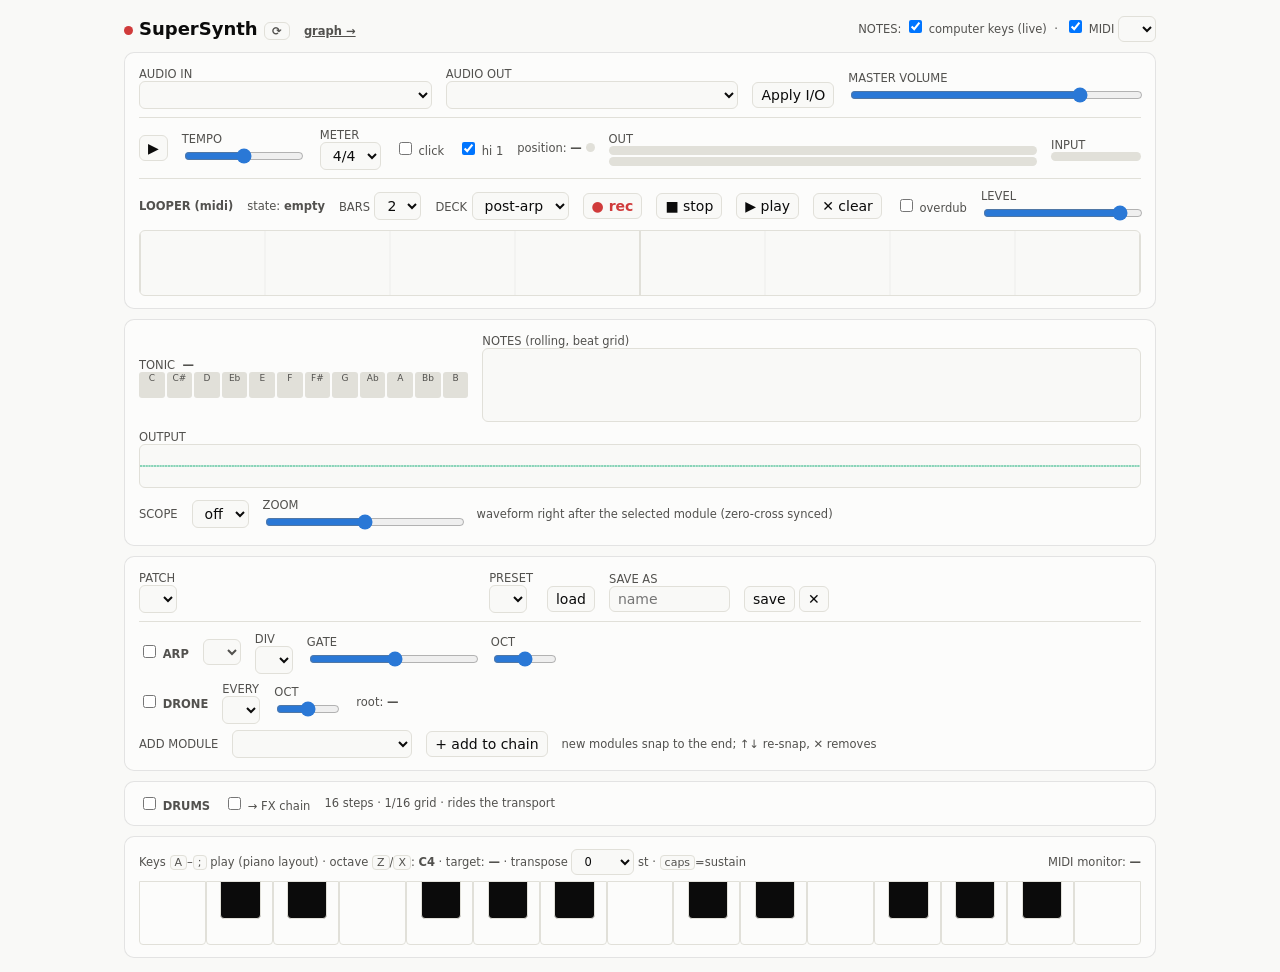
<file: gui/legacy/index.html>
<!DOCTYPE html>
<html lang="en">
<head>
<meta charset="utf-8">
<meta name="viewport" content="width=device-width, initial-scale=1">
<title>SuperSynth</title>
<style>
  :root {
    --plane: #f9f9f7; --surface: #fcfcfb; --ink-1: #0b0b0b; --ink-2: #52514e;
    --ink-3: #898781; --hairline: #e1e0d9; --border: rgba(11,11,11,0.10);
    --accent: #2a78d6; --meter: #1baf7a; --warn: #eb6834; --danger: #d03b3b;
    --lfo: #4a3aa7;
  }
  @media (prefers-color-scheme: dark) {
    :root {
      --plane: #0d0d0d; --surface: #1a1a19; --ink-1: #ffffff; --ink-2: #c3c2b7;
      --ink-3: #898781; --hairline: #2c2c2a; --border: rgba(255,255,255,0.10);
      --accent: #3987e5; --meter: #199e70; --warn: #d95926; --danger: #e66767;
      --lfo: #9085e9;
    }
  }
  * { box-sizing: border-box; }
  body { margin: 0; background: var(--plane); color: var(--ink-1);
    font-family: system-ui, -apple-system, "Segoe UI", sans-serif; font-size: 14px; }
  .wrap { max-width: 1060px; margin: 0 auto; padding: 14px; }
  h1 { font-size: 18px; margin: 0; }
  .card { background: var(--surface); border: 1px solid var(--border);
    border-radius: 10px; padding: 12px 14px; margin-top: 10px; }
  .row { display: flex; gap: 14px; align-items: center; flex-wrap: wrap; }
  .grow { flex: 1; min-width: 130px; }
  label.small, .small { font-size: 11.5px; color: var(--ink-2); }
  select, button, input[type=text] { font: inherit; color: var(--ink-1); background: var(--plane);
    border: 1px solid var(--hairline); border-radius: 6px; padding: 4px 8px; }
  button { cursor: pointer; } button:hover { border-color: var(--accent); }
  button.rec { color: var(--danger); font-weight: 700; }
  input[type=range] { width: 100%; accent-color: var(--accent); }
  .meterbar { height: 9px; background: var(--hairline); border-radius: 5px; overflow: hidden; }
  .meterbar > div { height: 100%; width: 0%; background: var(--meter); border-radius: 5px;
    transition: width 50ms linear; }
  .meterbar.clip > div { background: var(--danger); }
  .module { margin-top: 8px; border-top: 1px dashed var(--hairline); padding-top: 6px;
    border-left: 4px solid var(--hairline); padding-left: 8px; border-radius: 3px; }
  .module h3 { margin: 0; font-size: 14px; cursor: pointer; user-select: none; }
  .module h3 .caret { color: var(--ink-3); font-size: 11px; margin-right: 4px; }
  .module .kind { color: var(--ink-3); font-weight: 400; font-size: 11px; margin-left: 6px; }
  .module.collapsed .params { display: none; }
  .param { display: grid; grid-template-columns: 96px 1fr 70px 20px 20px; gap: 7px;
    align-items: center; margin-top: 3px; }
  .param .val { text-align: right; font-variant-numeric: tabular-nums;
    color: var(--ink-2); font-size: 12px; }
  .param.mapped input[type=range] { accent-color: var(--lfo); }
  .reset, .lfobtn { border: none; background: none; color: var(--ink-3); cursor: pointer;
    font-size: 13px; padding: 0; }
  .reset:hover { color: var(--accent); }
  .lfobtn:hover, .lfobtn.on { color: var(--lfo); }
  .lfobtn.on { font-weight: 700; }
  #status { display: inline-block; width: 9px; height: 9px; border-radius: 50%;
    background: var(--danger); margin-right: 6px; }
  #status.ok { background: var(--meter); }
  kbd { background: var(--plane); border: 1px solid var(--hairline);
    border-radius: 4px; padding: 0 4px; font-family: inherit; font-size: 11px; }
  .err { color: var(--danger); font-size: 12px; white-space: pre-wrap; }
  /* viz */
  .tonic { display: grid; grid-template-columns: repeat(12, 1fr); gap: 2px; height: 26px; }
  .tonic div { border-radius: 3px; background: var(--hairline); position: relative;
    overflow: hidden; }
  .tonic div span { position: absolute; bottom: 0; left: 0; right: 0;
    background: var(--accent); transition: height 120ms linear; }
  .tonic div.root span { background: var(--warn); }
  .tonic div i { position: absolute; top: 1px; left: 0; right: 0; text-align: center;
    font-style: normal; font-size: 9px; color: var(--ink-2); z-index: 2; }
  #deckviz.rec { border-color: var(--danger); box-shadow: 0 0 0 1.5px var(--danger); }
  canvas.viz { width: 100%; background: var(--plane); border: 1px solid var(--hairline);
    border-radius: 6px; display: block; }
  /* drums */
  .drumgrid { display: grid; grid-template-columns: 58px repeat(16, 1fr) 70px; gap: 3px;
    align-items: center; margin-top: 4px; }
  .step { aspect-ratio: 1; border-radius: 3px; background: var(--hairline);
    cursor: pointer; border: none; padding: 0; min-width: 14px; }
  .step.on { background: var(--accent); }
  .step.q { outline: 1px solid var(--ink-3); }
  .step.play { box-shadow: inset 0 0 0 2px var(--warn); }
  /* piano */
  .piano { position: relative; height: 64px; margin-top: 6px; user-select: none; }
  .piano .wk, .piano .bk { position: absolute; top: 0; border: 1px solid var(--hairline);
    border-radius: 0 0 4px 4px; cursor: pointer; }
  .piano .wk { background: var(--surface); height: 100%; z-index: 1; }
  .piano .bk { background: var(--ink-1); height: 60%; z-index: 2; }
  .piano .held { background: var(--accent) !important; }
</style>
</head>
<body>
<div class="wrap">
  <div class="row" style="justify-content: space-between; margin-top: 2px;">
    <h1><span id="status"></span>SuperSynth
      <button id="reconnect-btn" class="small" title="force reconnect to the engine" style="padding:1px 7px">⟳</button>
      <a href="/graph" class="small" style="margin-left:8px">graph →</a></h1>
    <span class="small">
      NOTES:
      <label><input type="checkbox" id="keys-on" checked> computer keys</label>
      <span id="focusnote"></span>
      &nbsp;·&nbsp;
      <label><input type="checkbox" id="midi-on" checked> MIDI</label>
      <select id="midi-sel" style="max-width:170px"></select>
    </span>
  </div>

  <!-- I/O + transport + master -->
  <div class="card">
    <div class="row">
      <div class="grow"><label class="small">AUDIO IN</label><br>
        <select id="in-sel" style="width:100%"></select></div>
      <div class="grow"><label class="small">AUDIO OUT</label><br>
        <select id="out-sel" style="width:100%"></select></div>
      <div><br><button id="apply-io">Apply I/O</button></div>
      <div class="grow">
        <label class="small">MASTER VOLUME</label>
        <input type="range" id="vol" min="0" max="1" step="0.001" value="0.8">
      </div>
    </div>
    <div class="small" id="io-note"></div>
    <div class="row" style="margin-top: 8px; border-top:1px solid var(--hairline); padding-top:8px;">
      <button id="play-btn" title="transport play/stop">▶</button>
      <div><label class="small">TEMPO <span id="bpm-v"></span></label><br>
        <input type="range" id="bpm" min="40" max="240" step="1" style="width:120px"></div>
      <div><label class="small">METER</label><br>
        <select id="meter"><option value="2">2/4</option><option value="3">3/4</option>
          <option value="4" selected>4/4</option><option value="6">6/8</option></select></div>
      <label class="small"><input type="checkbox" id="click-on"> click</label>
      <label class="small"><input type="checkbox" id="accent-on" checked> hi&nbsp;1</label>
      <span class="small">position: <b id="beat-pos">—</b>
        <span id="beat-dot" style="display:inline-block;width:9px;height:9px;border-radius:50%;background:var(--hairline);"></span></span>
      <div class="grow">
        <label class="small">OUT</label><div class="meterbar" id="m-out-l"><div></div></div>
        <div class="meterbar" id="m-out-r" style="margin-top:2px"><div></div></div>
      </div>
      <div style="min-width:90px">
        <label class="small">INPUT <span id="in-meter-note"></span></label>
        <div class="meterbar" id="m-in"><div></div></div>
      </div>
    </div>
    <!-- LOOPER -->
    <div class="row" style="margin-top: 8px; border-top:1px solid var(--hairline); padding-top:8px;">
      <b class="small">LOOPER (midi)</b>
      <span class="small">state: <b id="loop-state">empty</b></span>
      <div><label class="small">BARS</label>
        <select id="loop-bars"><option>1</option><option selected>2</option>
          <option>4</option><option>8</option></select></div>
      <div><label class="small">DECK</label>
        <select id="loop-pos" title="pre: deck feeds the arp · post: deck records the arp and plays its own voice">
          <option value="post" selected>post-arp</option>
          <option value="pre">pre-arp</option></select></div>
      <button id="loop-rec" class="rec" title="spacebar">● rec</button>
      <button id="loop-stop">■ stop</button>
      <button id="loop-play">▶ play</button>
      <button id="loop-clear">✕ clear</button>
      <label class="small"><input type="checkbox" id="loop-dub"> overdub</label>
      <div class="grow" style="max-width:160px">
        <label class="small">LEVEL</label>
        <input type="range" id="loop-level" min="0" max="1" step="0.01" value="0.9">
      </div>
    </div>
    <canvas class="viz" id="deckviz" height="64" style="margin-top:6px"></canvas>
  </div>

  <!-- viz -->
  <div class="card">
    <div class="row">
      <div style="flex:1; min-width:220px">
        <label class="small">TONIC &nbsp;<b id="tonic-root">—</b></label>
        <div class="tonic" id="tonic"></div>
      </div>
      <div style="flex:2; min-width:320px">
        <label class="small">NOTES (rolling, beat grid)</label>
        <canvas class="viz" id="noteroll" height="72"></canvas>
      </div>
    </div>
    <div style="margin-top:6px">
      <label class="small">OUTPUT</label>
      <canvas class="viz" id="wavestrip" height="42"></canvas>
    </div>
    <div class="row" style="margin-top:8px">
      <label class="small">SCOPE</label>
      <select id="scope-sel"><option value="">off</option></select>
      <div class="grow" style="max-width:200px">
        <label class="small">ZOOM <span id="scope-zoom-v"></span></label>
        <input type="range" id="scope-zoom" min="7" max="11" step="0.1" value="9">
      </div>
      <span class="small">waveform right after the selected module (zero-cross synced)</span>
    </div>
    <canvas class="viz" id="scope" height="110" style="margin-top:4px; display:none"></canvas>
  </div>

  <!-- patch / presets / arp / drone -->
  <div class="card">
    <div class="row" style="justify-content: space-between;">
      <div><label class="small">PATCH</label><br><select id="patch-sel"></select></div>
      <div class="row">
        <div><label class="small">PRESET</label><br><select id="preset-sel"></select></div>
        <div><br><button id="preset-load">load</button></div>
        <div><label class="small">SAVE AS</label><br>
          <input type="text" id="preset-name" size="10" placeholder="name"></div>
        <div><br><button id="preset-save">save</button>
          <button id="preset-del" title="delete selected">✕</button></div>
      </div>
      <div class="small" id="chain-desc"></div>
    </div>
    <div class="row" style="margin-top:8px; border-top:1px solid var(--hairline); padding-top:8px;">
      <label class="small"><input type="checkbox" id="arp-on"> <b>ARP</b></label>
      <select id="arp-pattern" class="small"></select>
      <div><label class="small">DIV</label><br><select id="arp-div"></select></div>
      <div class="grow" style="max-width:170px">
        <label class="small">GATE <span id="arp-gate-v"></span></label>
        <input type="range" id="arp-gate" min="0.05" max="1" step="0.01">
      </div>
      <div><label class="small">OCT <span id="arp-oct-v"></span></label><br>
        <input type="range" id="arp-oct" min="1" max="3" step="1" style="width:64px"></div>
    </div>
    <div class="row" style="margin-top:6px;">
      <label class="small"><input type="checkbox" id="drone-on"> <b>DRONE</b></label>
      <div><label class="small">EVERY</label><br><select id="drone-every"></select></div>
      <div><label class="small">OCT <span id="drone-oct-v"></span></label><br>
        <input type="range" id="drone-oct" min="0" max="4" step="1" style="width:64px"></div>
      <span class="small">root: <b id="drone-root">—</b></span>
    </div>
    <div class="row" style="margin-top:6px;">
      <label class="small">ADD MODULE</label>
      <select id="add-sel" style="min-width:180px"></select>
      <button id="add-btn">+ add to chain</button>
      <span class="small">new modules snap to the end; ↑↓ re-snap, ✕ removes</span>
    </div>
    <div id="modules"></div>
    <div class="err" id="mod-errors"></div>
  </div>

  <!-- LFOs -->
  <div class="card" id="lfo-card" style="display:none">
    <b class="small">LFOs</b> <span class="small">(assign with the ∿ button on any param)</span>
    <div id="lfo-list"></div>
  </div>

  <!-- drums -->
  <div class="card">
    <div class="row">
      <label class="small"><input type="checkbox" id="drums-on"> <b>DRUMS</b></label>
      <label class="small"><input type="checkbox" id="drums-fx"> → FX chain</label>
      <span class="small">16 steps · 1/16 grid · rides the transport</span>
    </div>
    <div id="drumgrids"></div>
  </div>

  <!-- keyboard -->
  <div class="card">
    <div class="row small" style="justify-content: space-between;">
      <span>Keys <kbd>A</kbd>–<kbd>;</kbd> play (piano layout) · octave <kbd>Z</kbd>/<kbd>X</kbd>:
        <b id="oct">C4</b> · target: <b id="voice-target">—</b>
        · transpose <select id="transpose"></select> st
        · <kbd>caps</kbd>=sustain <b id="caps-note" style="color:var(--warn)"></b></span>
      <span>MIDI monitor: <b id="midi-mon">—</b></span>
    </div>
    <div class="piano" id="piano"></div>
  </div>
</div>

<script>
"use strict";
let ws = null, state = null, dragging = null;
const collapsed = new Set();
const FAMILY_COLORS = {
  voice: "#2a78d6", input: "#1baf7a", filter: "#eda100", time: "#199e70",
  dirt: "#eb6834", dyn: "#e87ba4", vox: "#e34948", service: "#4a3aa7",
  source: "#2a78d6", effect: "#199e70",
};

let lastMsg = 0, reconnectTimer = null;
function scheduleReconnect(ms) {
  clearTimeout(reconnectTimer);
  reconnectTimer = setTimeout(connect, ms);
}
function connect() {
  if (ws && ws.readyState <= 1) return;  // already open or connecting
  ws = new WebSocket(`ws://${location.host}/ws`);
  ws.onopen = () => {
    lastMsg = performance.now();
    document.getElementById("status").classList.add("ok");
  };
  ws.onclose = () => {
    document.getElementById("status").classList.remove("ok");
    scheduleReconnect(800);
  };
  ws.onerror = () => { try { ws.close(); } catch (_) {} };
  ws.onmessage = (ev) => {
    lastMsg = performance.now();
    const m = JSON.parse(ev.data);
    if (m.type === "state") { state = m; renderState(); }
    else if (m.type === "meters") { renderMeters(m); pushWave(m); }
    else if (m.type === "param") trackParam(m);
    else if (m.type === "midi") handleEvent(m.event);
    else if (m.type === "beat") onBeat(m);
    else if (m.type === "tonic") renderTonic(m);
    else if (m.type === "scope_data") { scopeSamples = m.samples; drawScope(); }
    else if (m.type === "error") console.warn("server:", m.message);
  };
}
function send(m) { if (ws && ws.readyState === 1) ws.send(JSON.stringify(m)); }

// ---------- helpers ----------
function fmt(v) {
  if (v >= 1000) return v.toFixed(0);
  if (v >= 100) return v.toFixed(1);
  if (v >= 10) return v.toFixed(2);
  return v.toFixed(3);
}
function toUnit(p, value) {
  if (p.curve === "exp") {
    const lo = Math.max(p.min, 1e-6);
    return Math.log(value / lo) / Math.log(p.max / lo);
  }
  return (value - p.min) / (p.max - p.min || 1);
}
function fromUnit(p, u) {
  if (p.curve === "exp") {
    const lo = Math.max(p.min, 1e-6);
    return lo * Math.pow(p.max / lo, u);
  }
  return p.min + u * (p.max - p.min);
}
const timers = {};
function throttled(key, fn, ms = 33) {
  if (timers[key]) { timers[key].fn = fn; return; }
  fn();
  timers[key] = { fn: null };
  setTimeout(() => {
    const pending = timers[key].fn;
    delete timers[key];
    if (pending) throttled(key, pending, ms);
  }, ms);
}

// ---------- state rendering ----------
function renderState() {
  const opt = (v, label, cur) =>
    `<option value="${v ?? ""}" ${v === cur ? "selected" : ""}>${label}</option>`;
  const dev = state.devices || {inputs: [], outputs: []};
  document.getElementById("in-sel").innerHTML = opt(null, "System default", state.current_input) +
    dev.inputs.map(d => opt(d.name, `${d.name} (${d.sample_rate || "?"})`, state.current_input)).join("");
  document.getElementById("out-sel").innerHTML = opt(null, "System default", state.current_output) +
    dev.outputs.map(d => opt(d.name, `${d.name} (${d.sample_rate || "?"})`, state.current_output)).join("");
  document.getElementById("io-note").textContent =
    state.boot_note || (state.input_enabled ? "" : "audio input off — match sample rates and Apply");
  document.getElementById("in-meter-note").textContent = state.input_enabled ? "" : "(off)";
  if (dragging !== "vol") document.getElementById("vol").value = state.volume;

  document.getElementById("patch-sel").innerHTML =
    state.patches.map(p => `<option ${p === state.patch ? "selected" : ""}>${p}</option>`).join("");
  document.getElementById("preset-sel").innerHTML =
    (state.presets || []).map(p => `<option>${p}</option>`).join("");
  document.getElementById("chain-desc").textContent =
    state.chain.filter(c => !c.service).map(c => c.name).join(" → ") + " → out";

  const ssel = document.getElementById("scope-sel");
  const cur = ssel.value;
  ssel.innerHTML = `<option value="">off</option>` + state.chain.map(c =>
    `<option value="${c.key}" ${c.key === cur ? "selected" : ""}>${c.name}</option>`).join("");
  // v8: NO placed-filter — v5 instance ids allow duplicates ("lowpass.2"),
  // and filtering by the type key hid a module forever once ANY instance
  // existed (the "Signal Gen vanished / can never re-add" bug)
  document.getElementById("add-sel").innerHTML = (state.available || [])
    .map(a => `<option value="${a.key}">${a.name} (${a.family})</option>`).join("");
  renderModules();
  renderArp(); renderDrone(); renderTransport(); renderLooper(); renderDrums(); renderLfos();
  document.getElementById("voice-target").textContent = state.voice_target || "—";
  const errs = Object.entries(state.module_errors || {});
  document.getElementById("mod-errors").textContent =
    errs.map(([f, e]) => `module ${f} failed to load: ${e}`).join("\n");
}

function renderModules() {
  const holder = document.getElementById("modules");
  holder.innerHTML = "";
  const ordered = [...state.chain.filter(c => c.service), ...state.chain.filter(c => !c.service)];
  for (const mod of ordered) {
    const div = document.createElement("div");
    div.className = "module" + (collapsed.has(mod.key) ? " collapsed" : "");
    div.style.opacity = mod.enabled ? "1" : "0.45";
    div.style.borderLeftColor = FAMILY_COLORS[mod.family] || "var(--hairline)";
    const h = document.createElement("h3");
    h.innerHTML = `<span class="caret">${collapsed.has(mod.key) ? "▸" : "▾"}</span>
      <label style="cursor:pointer" onclick="event.stopPropagation()">
        <input type="checkbox" class="mod-on" ${mod.enabled ? "checked" : ""}></label>
      ${mod.name}<span class="kind">${mod.family} · ${mod.key}${mod.enabled ? "" : " · bypassed"}</span>
      ${mod.service ? "" : `<span class="kind" style="float:right" onclick="event.stopPropagation()">
        <button class="reset" data-act="up" title="earlier in chain">↑</button>
        <button class="reset" data-act="down" title="later in chain">↓</button>
        <button class="reset" data-act="rm" title="remove from chain">✕</button></span>`}`;
    h.addEventListener("click", () => {
      if (collapsed.has(mod.key)) collapsed.delete(mod.key); else collapsed.add(mod.key);
      div.classList.toggle("collapsed");
      h.querySelector(".caret").textContent = collapsed.has(mod.key) ? "▸" : "▾";
    });
    h.querySelector(".mod-on").addEventListener("change", (e) => {
      send({type: "set_enabled", key: mod.key, enabled: e.target.checked});
      e.target.blur();
    });
    for (const b of h.querySelectorAll("[data-act]")) {
      b.addEventListener("click", (e) => {
        e.stopPropagation();
        const act = b.dataset.act;
        if (act === "rm") send({type: "edit_chain", action: "remove", key: mod.key});
        else send({type: "edit_chain", action: "move", key: mod.key,
                   index: act === "up" ? -1 : 1});
      });
    }
    div.appendChild(h);
    const pwrap = document.createElement("div");
    pwrap.className = "params";
    for (const [pname, p] of Object.entries(mod.params)) {
      pwrap.appendChild(paramRow(mod, pname, p));
    }
    div.appendChild(pwrap);
    holder.appendChild(div);
  }
}

function paramRow(mod, pname, p) {
  const id = `p-${mod.key}-${pname}`;
  const row = document.createElement("div");
  row.className = "param" + (p.lfo ? " mapped" : "");
  if (p.curve === "toggle") {
    row.innerHTML = `<span class="small">${pname}</span>
      <label><input type="checkbox" id="${id}" ${p.value >= (p.min + p.max) / 2 ? "checked" : ""}></label>
      <span class="val" id="${id}-v">${p.value >= (p.min + p.max) / 2 ? "on" : "off"}</span><span></span><span></span>`;
    row.querySelector("input").addEventListener("change", (e) => {
      document.getElementById(`${id}-v`).textContent = e.target.checked ? "on" : "off";
      send({type: "set_param", key: mod.key, name: pname, unit: e.target.checked ? 1 : 0});
      e.target.blur();
    });
    return row;
  }
  if (p.curve === "select") {
    row.innerHTML = `<span class="small">${pname}</span>
      <select id="${id}">${p.options.map((o, i) =>
        `<option value="${i}" ${i === Math.round(p.value) ? "selected" : ""}>${o}</option>`).join("")}</select>
      <span class="val" id="${id}-v">${p.options[Math.round(p.value)] ?? ""}</span><span></span><span></span>`;
    row.querySelector("select").addEventListener("change", (e) => {
      const i = parseInt(e.target.value, 10);
      document.getElementById(`${id}-v`).textContent = p.options[i];
      send({type: "set_param", key: mod.key, name: pname,
            unit: (i + 0.5) / p.options.length});
      e.target.blur();
    });
    return row;
  }
  row.innerHTML = `<span class="small">${pname}${p.lfo ? " ∿" : ""}</span>
    <input type="range" id="${id}" min="0" max="1" step="0.001" value="${toUnit(p, p.value)}"
      title="${p.lfo ? "LFO mapped — slider steers the LFO center" : ""}">
    <span class="val" id="${id}-v">${fmt(p.value)}</span>
    <button class="reset" title="reset to ${fmt(p.default)}">&#8634;</button>
    <button class="lfobtn ${p.lfo ? "on" : ""}" title="${p.lfo ? "remove LFO" : "assign LFO"}">∿</button>`;
  const slider = row.querySelector("input");
  slider.addEventListener("input", () => {
    const u = parseFloat(slider.value);
    document.getElementById(`${id}-v`).textContent = fmt(fromUnit(p, u));
    throttled(`${mod.key}.${pname}`, () =>
      send({type: "set_param", key: mod.key, name: pname, unit: u}));
  });
  slider.addEventListener("pointerdown", () => dragging = id);
  slider.addEventListener("pointerup", () => dragging = null);
  row.querySelector(".reset").addEventListener("click", (e) => {
    const u = toUnit(p, p.default);
    slider.value = u;
    document.getElementById(`${id}-v`).textContent = fmt(p.default);
    send({type: "set_param", key: mod.key, name: pname, unit: u});
    e.target.blur();
  });
  row.querySelector(".lfobtn").addEventListener("click", (e) => {
    if (p.lfo) send({type: "lfo_unassign", id: `${mod.key}.${pname}`});
    else send({type: "lfo_assign", key: mod.key, name: pname});
    e.target.blur();
  });
  return row;
}

function trackParam(m) {
  const id = `p-${m.key}-${m.name}`;
  const slider = document.getElementById(id);
  if (!slider) return;
  if (dragging !== id && slider.type === "range") slider.value = m.unit;
  const val = document.getElementById(`${id}-v`);
  if (val) val.textContent = fmt(m.value);
  if (state) {
    const mod = state.chain.find(c => c.key === m.key);
    if (mod && mod.params[m.name]) mod.params[m.name].value = m.value;
  }
}

// ---------- section renderers ----------
function renderArp() {
  const a = state.arp;
  const row = document.getElementById("arp-on").closest(".row");
  row.style.display = a ? "" : "none";
  if (!a) return;
  document.getElementById("arp-on").checked = a.enabled;
  document.getElementById("arp-pattern").innerHTML = a.patterns.map(p =>
    `<option ${p === a.pattern ? "selected" : ""}>${p}</option>`).join("");
  document.getElementById("arp-div").innerHTML = a.divisions.map(d =>
    `<option ${d === a.division ? "selected" : ""}>${d}</option>`).join("");
  if (dragging !== "arp-gate") document.getElementById("arp-gate").value = a.gate;
  document.getElementById("arp-gate-v").textContent = Math.round(a.gate * 100) + "%";
  if (dragging !== "arp-oct") document.getElementById("arp-oct").value = a.octaves;
  document.getElementById("arp-oct-v").textContent = a.octaves;
}
function renderDrone() {
  const d = state.drone;
  if (!d) return;
  document.getElementById("drone-on").checked = d.enabled;
  document.getElementById("drone-every").innerHTML = d.everies.map(e =>
    `<option ${e === d.every ? "selected" : ""}>${e}</option>`).join("");
  if (dragging !== "drone-oct") document.getElementById("drone-oct").value = d.octave;
  document.getElementById("drone-oct-v").textContent = d.octave;
  document.getElementById("drone-root").textContent = d.root || "listening…";
}
function renderTransport() {
  const t = state.transport;
  if (!t) return;
  if (dragging !== "bpm") document.getElementById("bpm").value = t.bpm;
  document.getElementById("bpm-v").textContent = Math.round(t.bpm) + " bpm";
  document.getElementById("meter").value = String(t.beats_per_bar);
  document.getElementById("click-on").checked = !!t.click;
  document.getElementById("accent-on").checked = t.accent !== false;
  document.getElementById("play-btn").textContent = t.running === false ? "▶" : "⏹";
}
function renderLooper() {
  const l = state.looper;
  if (!l) return;
  document.getElementById("loop-state").textContent = l.state;
  document.getElementById("loop-bars").value = String(l.bars);
  document.getElementById("loop-dub").checked = !!l.overdub;
  if (dragging !== "loop-level") document.getElementById("loop-level").value = l.level;
  const pos = document.getElementById("loop-pos");
  if (document.activeElement !== pos) pos.value = l.position || "post";
  pos.disabled = !["empty", "stopped"].includes(l.state);
  document.getElementById("deckviz").classList.toggle(
    "rec", ["armed", "recording", "overdubbing"].includes(l.state));
}
function renderLfos() {
  const list = state.lfos || [];
  document.getElementById("lfo-card").style.display = list.length ? "" : "none";
  const holder = document.getElementById("lfo-list");
  holder.innerHTML = "";
  for (const l of list) {
    const div = document.createElement("div");
    div.className = "param";
    div.style.gridTemplateColumns = "150px 1fr 1fr 1fr 90px 20px";
    div.innerHTML = `<span class="small"><b>∿</b> ${l.key}.${l.param}</span>
      <span><label class="small">rate ${l.rate.toFixed(2)}Hz</label>
        <input type="range" data-k="rate" min="0.02" max="20" step="0.01" value="${l.rate}"></span>
      <span><label class="small">depth ${(l.depth*100)|0}%</label>
        <input type="range" data-k="depth" min="0" max="1" step="0.01" value="${l.depth}"></span>
      <span><label class="small">center</label>
        <input type="range" data-k="center" min="0" max="1" step="0.01" value="${l.center}"></span>
      <select data-k="shape">${l.shapes.map((s, i) =>
        `<option value="${i}" ${i === l.shape ? "selected" : ""}>${s}</option>`).join("")}</select>
      <button class="reset" title="remove">✕</button>`;
    for (const inp of div.querySelectorAll("input,select")) {
      inp.addEventListener("input", () => {
        const msg = {type: "lfo_set", id: l.id};
        msg[inp.dataset.k] = parseFloat(inp.value);
        throttled(`lfo-${l.id}-${inp.dataset.k}`, () => send(msg));
      });
    }
    div.querySelector("button").addEventListener("click", () =>
      send({type: "lfo_unassign", id: l.id}));
    holder.appendChild(div);
  }
}
function renderDrums() {
  const d = state.drums;
  if (!d) return;
  document.getElementById("drums-on").checked = d.enabled;
  document.getElementById("drums-fx").checked = !!d.to_chain;
  const holder = document.getElementById("drumgrids");
  holder.innerHTML = "";
  for (const lane of d.lanes) {
    const row = document.createElement("div");
    row.className = "drumgrid";
    let html = `<span class="small">${lane}</span>`;
    for (let s = 0; s < d.steps; s++) {
      html += `<button class="step ${d.patterns[lane][s] ? "on" : ""} ${s % 4 === 0 ? "q" : ""}"
        data-lane="${lane}" data-step="${s}"></button>`;
    }
    html += `<input type="range" min="0" max="1" step="0.01" value="${d.levels[lane]}"
      data-lane="${lane}" title="level">`;
    row.innerHTML = html;
    for (const btn of row.querySelectorAll(".step")) {
      btn.addEventListener("click", () => {
        const lane = btn.dataset.lane, s = parseInt(btn.dataset.step, 10);
        d.patterns[lane][s] = d.patterns[lane][s] ? 0 : 1;
        btn.classList.toggle("on");
        throttled("drums", () => send({type: "set_drums", patterns: d.patterns}));
      });
    }
    row.querySelector("input[type=range]").addEventListener("input", (e) => {
      d.levels[lane] = parseFloat(e.target.value);
      throttled("drumlvl", () => send({type: "set_drums", levels: d.levels}));
    });
    holder.appendChild(row);
  }
}

// ---------- meters + viz ----------
function renderMeters(m) {
  const scale = a => {
    if (!a || a <= 0) return 0;
    const db = 20 * Math.log10(a);
    return Math.max(0, Math.min(100, (db + 60) / 60 * 100));
  };
  const set = (id, amp) => {
    const el = document.getElementById(id);
    el.firstElementChild.style.width = scale(amp) + "%";
    el.classList.toggle("clip", amp > 0.99);
  };
  set("m-out-l", m.out[0]); set("m-out-r", m.out[1]);
  if (m.in !== null && m.in !== undefined) set("m-in", m.in);
}
const NOTE_NAMES = ["C","C#","D","Eb","E","F","F#","G","Ab","A","Bb","B"];
(function initTonic() {
  const el = document.getElementById("tonic");
  el.innerHTML = NOTE_NAMES.map(n => `<div><i>${n}</i><span style="height:0%"></span></div>`).join("");
})();
function renderTonic(m) {
  document.getElementById("tonic-root").textContent = m.root || "—";
  const cells = document.getElementById("tonic").children;
  const peak = Math.max(...m.weights, 0.001);
  for (let i = 0; i < 12; i++) {
    cells[i].classList.toggle("root", NOTE_NAMES[i] === m.root);
    cells[i].firstElementChild.nextElementSibling.style.height =
      Math.round(m.weights[i] / peak * 100) + "%";
  }
}
// note roll
const rollNotes = [];   // {note, t0, t1|null}
let beatAnchor = null;  // {time(ms), beatIndexApprox}
function handleEvent(e) {
  const mon = document.getElementById("midi-mon");
  if (e.kind === "voiced") {
    const deck = !!e.deck;
    if (e.on) rollNotes.push({note: e.note, t0: performance.now(), t1: null, deck});
    else for (let i = rollNotes.length - 1; i >= 0; i--)
      if (rollNotes[i].note === e.note && rollNotes[i].t1 === null &&
          rollNotes[i].deck === deck) { rollNotes[i].t1 = performance.now(); break; }
  } else if (e.kind === "cc") {
    mon.textContent = e.bound ? `CC ${e.cc} → ${e.bound[0]}.${e.bound[1]}`
                              : `CC ${e.cc} = ${(e.unit * 127) | 0} (unbound)`;
  } else if (e.kind === "bend") {
    mon.textContent = `bend ${e.semitones >= 0 ? "+" : ""}${e.semitones.toFixed(2)} st`;
  } else if (e.kind === "sustain") {
    mon.textContent = `sustain ${e.on ? "ON" : "off"}`;
  } else if (e.kind === "drone") {
    mon.textContent = `drone root → ${e.root}`;
    document.getElementById("drone-root").textContent = e.root;
  } else if (e.kind === "drum_step") {
    for (const btn of document.querySelectorAll(".step.play")) btn.classList.remove("play");
    for (const btn of document.querySelectorAll(`.step[data-step="${e.step}"]`)) btn.classList.add("play");
  } else if (e.kind === "loop_note") {
    // live feed while recording — deck viz shows notes as they land
    if (state?.looper) (state.looper.notes = state.looper.notes || []).push([e.beat, e.note, e.on]);
  } else if (e.kind === "looper") {
    // full looper settings ride along on every state change (incl. notes)
    if (state) { const {kind, ...rest} = e; state.looper = {...state.looper, ...rest}; renderLooper(); }
    else document.getElementById("loop-state").textContent = e.state;
  }
}
let deckAnchor = null;  // {time(ms), phase(beats)} from beat messages
function onBeat(m) {
  document.getElementById("beat-pos").textContent = `${m.bar + 1}.${m.beat + 1}`;
  const dot = document.getElementById("beat-dot");
  dot.style.background = m.beat === 0 ? "var(--accent)" : "var(--meter)";
  setTimeout(() => { dot.style.background = "var(--hairline)"; }, 90);
  beatAnchor = {time: performance.now(), downbeat: m.beat === 0};
  deckAnchor = (m.loop === null || m.loop === undefined)
    ? null : {time: performance.now(), phase: m.loop};
}
// waveform strip (output envelope)
const wave = new Array(360).fill(0);
function pushWave(m) {
  wave.push(Math.max(m.out[0] || 0, m.out[1] || 0));
  if (wave.length > 360) wave.shift();
}
function drawViz() {
  // wave strip
  const wc = document.getElementById("wavestrip");
  if (wc.width !== wc.clientWidth) wc.width = wc.clientWidth;
  const wctx = wc.getContext("2d");
  wctx.clearRect(0, 0, wc.width, wc.height);
  wctx.fillStyle = getComputedStyle(document.body).getPropertyValue("--meter");
  const mid = wc.height / 2, n = wave.length;
  for (let i = 0; i < n; i++) {
    const a = Math.min(1, Math.pow(wave[i], 0.5));
    const h = Math.max(1, a * (wc.height - 4));
    const x = (i / n) * wc.width;
    wctx.fillRect(x, mid - h / 2, Math.max(1, wc.width / n - 0.5), h);
  }
  // note roll
  const nc = document.getElementById("noteroll");
  if (nc.width !== nc.clientWidth) nc.width = nc.clientWidth;
  const ctx = nc.getContext("2d");
  ctx.clearRect(0, 0, nc.width, nc.height);
  const now = performance.now();
  const bpm = state?.transport?.bpm || 100;
  const pxPerMs = nc.width / (16 * 60000 / bpm);   // window = 16 beats
  // beat gridlines
  ctx.strokeStyle = getComputedStyle(document.body).getPropertyValue("--hairline");
  ctx.lineWidth = 1;
  if (beatAnchor) {
    const beatMs = 60000 / bpm;
    for (let k = 0; k < 20; k++) {
      const t = beatAnchor.time - k * beatMs;
      const x = nc.width - (now - t) * pxPerMs;
      if (x < 0) break;
      ctx.beginPath(); ctx.moveTo(x, 0); ctx.lineTo(x, nc.height); ctx.stroke();
    }
  }
  // notes (deck-originated notes draw red)
  const style = getComputedStyle(document.body);
  const accent = style.getPropertyValue("--accent"), danger = style.getPropertyValue("--danger");
  const lo = 36, hi = 96;
  while (rollNotes.length > 300) rollNotes.shift();
  // prune ended notes ANYWHERE in the list — front-only pruning stalled
  // behind a still-open note and pinned dead notes to the left edge
  for (let i = rollNotes.length - 1; i >= 0; i--) {
    const ev = rollNotes[i];
    if (ev.t1 !== null && (now - ev.t1) * pxPerMs > nc.width) rollNotes.splice(i, 1);
  }
  for (const ev of rollNotes) {
    const x0 = nc.width - (now - ev.t0) * pxPerMs;
    const x1 = ev.t1 === null ? nc.width : nc.width - (now - ev.t1) * pxPerMs;
    if (x1 <= 0) continue;  // fully scrolled out — never draw at the edge
    const y = nc.height - ((Math.min(hi, Math.max(lo, ev.note)) - lo) / (hi - lo)) * (nc.height - 6) - 3;
    ctx.fillStyle = ev.deck ? danger : accent;
    ctx.fillRect(Math.max(0, x0), y - 2, Math.max(2, x1 - x0), 4);
  }
  drawDeck(now, style);
  requestAnimationFrame(drawViz);
}
// loop deck track: static field, measure dividers, red notes, tracking line
function drawDeck(now, style) {
  const dc = document.getElementById("deckviz");
  if (dc.width !== dc.clientWidth) dc.width = dc.clientWidth;
  const ctx = dc.getContext("2d");
  ctx.clearRect(0, 0, dc.width, dc.height);
  const l = state?.looper;
  const bpm = state?.transport?.bpm || 100;
  const bpb = state?.transport?.beats_per_bar || 4;
  const loopBeats = (l?.loop_beats) || (l?.bars || 2) * bpb;
  let livePhase = null;  // interpolated playhead position, in beats
  if (deckAnchor && l && !["empty", "stopped", "armed"].includes(l.state))
    livePhase = (deckAnchor.phase + (now - deckAnchor.time) / 1000 * bpm / 60) % loopBeats;
  // grid: light line per beat, heavier divider per measure
  const hairline = style.getPropertyValue("--hairline");
  for (let b = 0; b <= loopBeats; b++) {
    const x = (b / loopBeats) * dc.width;
    ctx.strokeStyle = hairline;
    ctx.lineWidth = b % bpb === 0 ? 2 : 1;
    ctx.globalAlpha = b % bpb === 0 ? 1 : 0.45;
    ctx.beginPath(); ctx.moveTo(x, 0); ctx.lineTo(x, dc.height); ctx.stroke();
  }
  ctx.globalAlpha = 1;
  // recorded notes in red: pair on/offs per pitch, wrap-around allowed
  if (l && Array.isArray(l.notes) && l.notes.length) {
    ctx.fillStyle = style.getPropertyValue("--danger");
    const lo = 36, hi = 96, open = {};
    const segs = [];
    const evs = [...l.notes].sort((a, b) => a[0] - b[0]);  // live feed appends out of beat order
    for (const [beat, note, on] of evs) {
      if (on) { (open[note] = open[note] || []).push(beat); }
      else if (open[note] && open[note].length) segs.push([note, open[note].shift(), beat]);
      else segs.push([note, 0, beat]);  // off before its on = wrapped across the loop top
    }
    const rec = ["recording", "overdubbing"].includes(l.state);
    for (const n in open) for (const b0 of open[n])  // still-held: grow with the playhead while recording
      segs.push([+n, b0, rec && livePhase !== null && livePhase >= b0 ? livePhase : loopBeats]);
    for (const [note, b0, b1] of segs) {
      const y = dc.height - ((Math.min(hi, Math.max(lo, note)) - lo) / (hi - lo)) * (dc.height - 8) - 4;
      const x0 = (b0 / loopBeats) * dc.width;
      const x1 = (Math.max(b1, b0 + 0.05) / loopBeats) * dc.width;
      ctx.fillRect(x0, y - 2, Math.max(2, x1 - x0), 4);
    }
  }
  // tracking line, interpolated between beat messages
  if (livePhase !== null) {
    const x = (livePhase / loopBeats) * dc.width;
    ctx.strokeStyle = ["recording", "overdubbing"].includes(l.state)
      ? style.getPropertyValue("--danger") : style.getPropertyValue("--accent");
    ctx.lineWidth = 2;
    ctx.beginPath(); ctx.moveTo(x, 0); ctx.lineTo(x, dc.height); ctx.stroke();
  }
}
requestAnimationFrame(drawViz);

// ---------- controls ----------
document.getElementById("vol").addEventListener("input", (e) => {
  throttled("vol", () => send({type: "set_volume", volume: parseFloat(e.target.value)}));
});
document.getElementById("vol").addEventListener("pointerdown", () => dragging = "vol");
document.getElementById("vol").addEventListener("pointerup", () => dragging = null);
document.getElementById("patch-sel").addEventListener("change", (e) => {
  send({type: "select_patch", patch: e.target.value});
});
document.getElementById("apply-io").addEventListener("click", (e) => {
  send({type: "set_devices",
        input: document.getElementById("in-sel").value || null,
        output: document.getElementById("out-sel").value || null});
  e.target.blur();
});
function sendMidiChoice() {
  send({type: "set_midi",
        port: document.getElementById("midi-sel").value || null,
        enabled: document.getElementById("midi-on").checked});
}
document.getElementById("midi-on").addEventListener("change", (e) => { sendMidiChoice(); e.target.blur(); });
document.getElementById("midi-sel").addEventListener("change", sendMidiChoice);
function renderMidiControls() {
  const msel = document.getElementById("midi-sel");
  const mins = state.midi_inputs || [];
  msel.innerHTML = `<option value="">auto</option>` + mins.map(n =>
    `<option value="${n}" ${n === state.midi_port ? "selected" : ""}>${n}</option>`).join("");
  msel.disabled = !state.midi_enabled;
  document.getElementById("midi-on").checked = !!state.midi_enabled;
}
const origRender = renderState;
renderState = function() { origRender(); renderMidiControls(); };

function sendArp() {
  throttled("arp", () => send({
    type: "set_arp",
    enabled: document.getElementById("arp-on").checked,
    pattern: document.getElementById("arp-pattern").value,
    division: document.getElementById("arp-div").value,
    gate: parseFloat(document.getElementById("arp-gate").value),
    octaves: parseInt(document.getElementById("arp-oct").value, 10),
  }));
}
for (const id of ["arp-on", "arp-pattern", "arp-div"])
  document.getElementById(id).addEventListener("change", (e) => { sendArp(); e.target.blur(); });
for (const id of ["arp-gate", "arp-oct"]) {
  const el = document.getElementById(id);
  el.addEventListener("input", () => {
    sendArp();
    if (id === "arp-gate") document.getElementById("arp-gate-v").textContent =
      Math.round(parseFloat(el.value) * 100) + "%";
    if (id === "arp-oct") document.getElementById("arp-oct-v").textContent = el.value;
  });
  el.addEventListener("pointerdown", () => dragging = id);
  el.addEventListener("pointerup", () => dragging = null);
}
function sendDrone() {
  throttled("drone", () => send({
    type: "set_drone",
    enabled: document.getElementById("drone-on").checked,
    every: document.getElementById("drone-every").value,
    octave: parseInt(document.getElementById("drone-oct").value, 10),
  }));
}
for (const id of ["drone-on", "drone-every"])
  document.getElementById(id).addEventListener("change", (e) => { sendDrone(); e.target.blur(); });
{
  const el = document.getElementById("drone-oct");
  el.addEventListener("input", () => {
    document.getElementById("drone-oct-v").textContent = el.value;
    sendDrone();
  });
  el.addEventListener("pointerdown", () => dragging = "drone-oct");
  el.addEventListener("pointerup", (e) => { dragging = null; e.target.blur(); });
}
document.getElementById("play-btn").addEventListener("click", (e) => {
  const running = state?.transport?.running !== false;
  send({type: "set_transport", playing: !running});
  e.target.blur();
});
function sendTransport() {
  throttled("transport", () => send({
    type: "set_transport",
    bpm: parseFloat(document.getElementById("bpm").value),
    beats_per_bar: parseInt(document.getElementById("meter").value, 10),
    click: document.getElementById("click-on").checked,
    accent: document.getElementById("accent-on").checked,
  }));
}
document.getElementById("bpm").addEventListener("input", () => {
  document.getElementById("bpm-v").textContent = document.getElementById("bpm").value + " bpm";
  sendTransport();
});
document.getElementById("bpm").addEventListener("pointerdown", () => dragging = "bpm");
document.getElementById("bpm").addEventListener("pointerup", (e) => { dragging = null; e.target.blur(); });
for (const id of ["meter", "click-on", "accent-on"])
  document.getElementById(id).addEventListener("change", (e) => { sendTransport(); e.target.blur(); });

// looper
function sendLooper(action) {
  send({type: "set_looper", action,
        bars: parseInt(document.getElementById("loop-bars").value, 10),
        level: parseFloat(document.getElementById("loop-level").value),
        overdub: document.getElementById("loop-dub").checked,
        position: document.getElementById("loop-pos").value});
}
document.getElementById("loop-rec").addEventListener("click", (e) => { sendLooper("record"); e.target.blur(); });
document.getElementById("loop-stop").addEventListener("click", (e) => { sendLooper("stop"); e.target.blur(); });
document.getElementById("loop-play").addEventListener("click", (e) => { sendLooper("play"); e.target.blur(); });
document.getElementById("loop-clear").addEventListener("click", (e) => { sendLooper("clear"); e.target.blur(); });
document.getElementById("loop-dub").addEventListener("change", (e) => { sendLooper(null); e.target.blur(); });
document.getElementById("loop-level").addEventListener("input", () =>
  throttled("looplvl", () => sendLooper(null)));
document.getElementById("loop-level").addEventListener("pointerdown", () => dragging = "loop-level");
document.getElementById("loop-level").addEventListener("pointerup", () => dragging = null);
document.getElementById("loop-bars").addEventListener("change", (e) => { sendLooper(null); e.target.blur(); });
document.getElementById("loop-pos").addEventListener("change", (e) => { sendLooper(null); e.target.blur(); });

// drums enable
document.getElementById("add-btn").addEventListener("click", (e) => {
  const key = document.getElementById("add-sel").value;
  if (key) send({type: "edit_chain", action: "add", key});
  e.target.blur();
});
document.getElementById("drums-on").addEventListener("change", (e) => {
  send({type: "set_drums", enabled: e.target.checked});
  e.target.blur();
});
document.getElementById("drums-fx").addEventListener("change", (e) => {
  send({type: "set_drums", to_chain: e.target.checked});
  e.target.blur();
});

// presets
document.getElementById("preset-save").addEventListener("click", (e) => {
  const name = document.getElementById("preset-name").value.trim() ||
               document.getElementById("preset-sel").value || "untitled";
  send({type: "save_preset", name});
  e.target.blur();
});
document.getElementById("preset-load").addEventListener("click", (e) => {
  const name = document.getElementById("preset-sel").value;
  if (name) send({type: "load_preset", name});
  e.target.blur();
});
document.getElementById("preset-del").addEventListener("click", (e) => {
  const name = document.getElementById("preset-sel").value;
  if (name) send({type: "delete_preset", name});
  e.target.blur();
});

// ---------- computer keyboard + piano ----------
function keysEnabled() { return document.getElementById("keys-on").checked; }
function keyTarget(e) {
  const t = e.target;
  if (!t || !t.tagName) return false;
  if (t.tagName === "SELECT" || t.tagName === "TEXTAREA") return true;
  return t.tagName === "INPUT" && !["range", "checkbox"].includes(t.type);
}
const KEYMAP = {a:0, w:1, s:2, e:3, d:4, f:5, t:6, g:7, y:8, h:9, u:10, j:11,
                k:12, o:13, l:14, p:15, ";":16};
let octave = 4;
const held = new Set();
let capsSustain = false;
function syncCaps(e) {
  // macOS quirk: CapsLock sends keydown when engaging and keyup when
  // disengaging, and getModifierState is stale during that keyup — so for
  // the CapsLock key itself, trust the event TYPE; otherwise the modifier.
  let on;
  if (e.key === "CapsLock") on = e.type === "keydown";
  else if (e.getModifierState) on = e.getModifierState("CapsLock");
  else return;
  if (on !== capsSustain) {
    capsSustain = on;
    send({type: "sustain", on});
    if (!on) send({type: "all_notes_off"});  // belt and braces: nothing rings on
    document.getElementById("caps-note").textContent = on ? "SUSTAIN (caps)" : "";
  }
}
window.addEventListener("keydown", (e) => {
  syncCaps(e);
  if (e.repeat || keyTarget(e) || e.metaKey || e.ctrlKey || e.altKey) return;
  if (e.key === " ") {  // spacebar = loop record, in any input mode
    sendLooper("record");
    e.preventDefault();
    return;
  }
  if (!keysEnabled()) return;
  const k = e.key.toLowerCase();
  if (k === "z") { octave = Math.max(1, octave - 1); noteOffAll(); }
  else if (k === "x") { octave = Math.min(7, octave + 1); noteOffAll(); }
  else if (k in KEYMAP) {
    const note = 12 * (octave + 1) + KEYMAP[k];
    if (!held.has(note)) { held.add(note); send({type: "note_on", note}); pianoLight(note, true); }
    e.preventDefault();
  }
  document.getElementById("oct").textContent = `C${octave}`;
});
window.addEventListener("keyup", (e) => {
  syncCaps(e);
  if (e.key === " " && !keyTarget(e)) { e.preventDefault(); return; }
  const k = e.key.toLowerCase();
  if (k in KEYMAP) {
    const note = 12 * (octave + 1) + KEYMAP[k];
    held.delete(note); send({type: "note_off", note}); pianoLight(note, false);
  }
});
function noteOffAll() { held.clear(); send({type: "all_notes_off"});
  for (const el of document.querySelectorAll(".piano .held")) el.classList.remove("held"); }
function setFocusNote(f) {
  const el = document.getElementById("focusnote");
  el.classList.toggle("active", f);
  el.textContent = f ? "(live)" : "(needs window focus)";
}
window.addEventListener("blur", () => { noteOffAll(); setFocusNote(false); });
window.addEventListener("focus", () => setFocusNote(true));
document.addEventListener("visibilitychange", () => { if (document.hidden) noteOffAll(); });
document.getElementById("keys-on").addEventListener("change", (e) => {
  if (!e.target.checked) noteOffAll();
  e.target.blur();
});
document.addEventListener("pointerup", (e) => {
  if (e.target.tagName === "INPUT" && e.target.type === "range") e.target.blur();
  if (e.target.tagName === "BUTTON") e.target.blur();
});
document.addEventListener("change", (e) => {
  if (e.target.tagName === "SELECT") e.target.blur();
});
document.addEventListener("pointerdown", (e) => {
  const a = document.activeElement;
  if (a && (a.tagName === "SELECT" || a.tagName === "BUTTON") &&
      e.target !== a && !a.contains(e.target)) a.blur();
});

// on-screen piano: 2 octaves from C3 (48)
(function buildPiano() {
  const el = document.getElementById("piano");
  const base = 48, whites = [0,2,4,5,7,9,11], blacks = {1:0.5, 3:1.5, 6:3.5, 8:4.5, 10:5.5};
  const nWhite = 15, w = 100 / nWhite;
  let wi = 0;
  for (let o = 0; o < 2.2; o++) {
    for (const pc of whites) {
      const note = base + o * 12 + pc;
      if (wi >= nWhite) break;
      const k = document.createElement("div");
      k.className = "wk"; k.dataset.note = note;
      k.style.left = (wi * w) + "%"; k.style.width = w + "%";
      el.appendChild(k); wi++;
    }
  }
  for (let o = 0; o < 3; o++) {
    for (const [pc, offset] of Object.entries(blacks)) {
      const note = base + o * 12 + parseInt(pc, 10);
      const pos = (o * 7 + parseFloat(offset) + 0.72) * w;
      if (pos > 97) continue;
      const k = document.createElement("div");
      k.className = "bk"; k.dataset.note = note;
      k.style.left = pos + "%"; k.style.width = (w * 0.6) + "%";
      el.appendChild(k);
    }
  }
  const down = (e) => {
    const note = parseInt(e.target.dataset.note ?? "", 10);
    if (!note) return;
    e.target.setPointerCapture?.(e.pointerId);
    send({type: "note_on", note}); e.target.classList.add("held");
    const up = () => { send({type: "note_off", note}); e.target.classList.remove("held"); };
    e.target.addEventListener("pointerup", up, {once: true});
    e.target.addEventListener("pointerleave", up, {once: true});
  };
  el.addEventListener("pointerdown", down);
})();
function pianoLight(note, on) {
  const k = document.querySelector(`.piano [data-note="${note}"]`);
  if (k) k.classList.toggle("held", on);
}

(function initTranspose() {
  const sel = document.getElementById("transpose");
  sel.innerHTML = Array.from({length: 25}, (_, i) => i - 12).map(v =>
    `<option value="${v}" ${v === 0 ? "selected" : ""}>${v > 0 ? "+" + v : v}</option>`).join("");
  sel.addEventListener("change", (e) => {
    send({type: "set_transpose", semitones: parseInt(sel.value, 10)});
    e.target.blur();
  });
})();
const origRender2 = renderState;
renderState = function() {
  origRender2();
  const sel = document.getElementById("transpose");
  if (document.activeElement !== sel) sel.value = String(state.transpose ?? 0);
};

// ---------- oscilloscope ----------
let scopeSamples = null, scopeTimer = null;
function scopeTick() {
  const key = document.getElementById("scope-sel").value;
  if (key) send({type: "scope", key});
}
document.getElementById("scope-sel").addEventListener("change", (e) => {
  const on = !!e.target.value;
  document.getElementById("scope").style.display = on ? "" : "none";
  if (scopeTimer) clearInterval(scopeTimer);
  scopeTimer = on ? setInterval(scopeTick, 250) : null;
  if (on) scopeTick();
  e.target.blur();
});
function drawScope() {
  const c = document.getElementById("scope");
  if (c.style.display === "none" || !scopeSamples) return;
  if (c.width !== c.clientWidth) c.width = c.clientWidth;
  const ctx = c.getContext("2d");
  ctx.clearRect(0, 0, c.width, c.height);
  const s = scopeSamples;
  // sync: first rising zero-crossing in the first half
  let start = 0;
  for (let i = 1; i < s.length / 2; i++) {
    if (s[i - 1] <= 0 && s[i] > 0) { start = i; break; }
  }
  const win = Math.min(Math.round(Math.pow(2, parseFloat(
    document.getElementById("scope-zoom").value))), s.length - start);
  document.getElementById("scope-zoom-v").textContent = win + " smp";
  let peak = 0.05;
  for (let i = start; i < start + win; i++) peak = Math.max(peak, Math.abs(s[i]));
  ctx.strokeStyle = getComputedStyle(document.body).getPropertyValue("--hairline");
  ctx.beginPath(); ctx.moveTo(0, c.height / 2); ctx.lineTo(c.width, c.height / 2); ctx.stroke();
  ctx.strokeStyle = getComputedStyle(document.body).getPropertyValue("--accent");
  ctx.lineWidth = 1.6;
  ctx.beginPath();
  for (let i = 0; i < win; i++) {
    const x = (i / win) * c.width;
    const y = c.height / 2 - (s[start + i] / peak) * (c.height / 2 - 4);
    if (i === 0) ctx.moveTo(x, y); else ctx.lineTo(x, y);
  }
  ctx.stroke();
}

// ---------- connection watchdog ----------
// The server streams meters ~20x/s, so silence >3s on an "open" socket means
// a zombie connection (laptop lid closed, server suspended, TCP half-dead).
// Force-close and reconnect — checked on clicks, keys, focus, and a timer.
function ensureLive() {
  if (!ws || ws.readyState >= 2) { connect(); return; }
  if (ws.readyState === 1 && performance.now() - lastMsg > 3000) {
    document.getElementById("status").classList.remove("ok");
    try { ws.close(); } catch (_) {}
    scheduleReconnect(150);
  }
}
setInterval(() => { if (!document.hidden) ensureLive(); }, 2000);
window.addEventListener("focus", ensureLive);
document.addEventListener("visibilitychange", () => { if (!document.hidden) ensureLive(); });
document.addEventListener("pointerdown", ensureLive, true);
window.addEventListener("keydown", ensureLive, true);
document.getElementById("reconnect-btn").addEventListener("click", (e) => {
  try { ws && ws.close(); } catch (_) {}
  scheduleReconnect(100);
  e.target.blur();
});

connect();
setFocusNote(document.hasFocus());
</script>
</body>
</html>
</file>
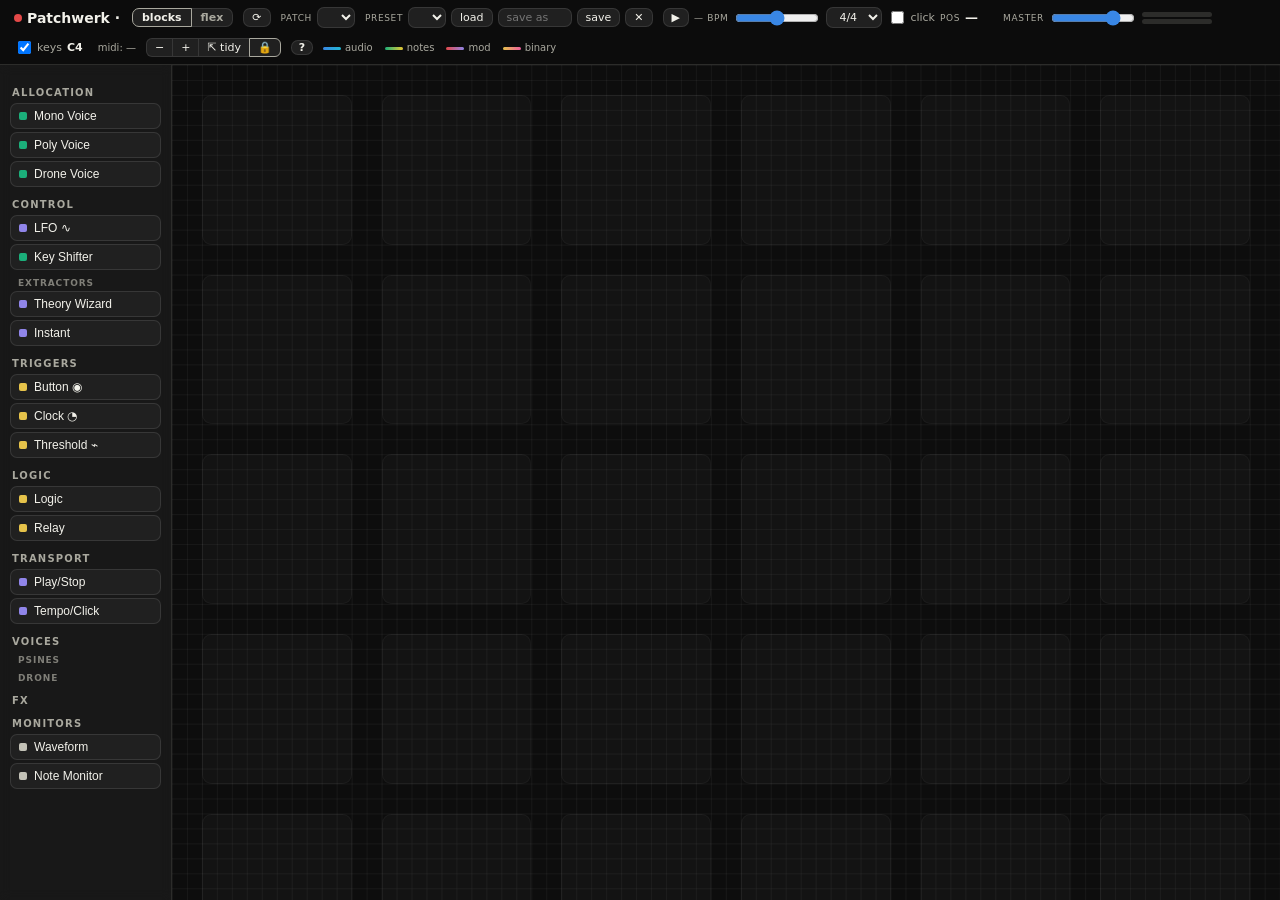
<file: gui/blocks.html>
<!DOCTYPE html>
<html lang="en">
<head>
<meta charset="utf-8">
<meta name="viewport" content="width=device-width, initial-scale=1">
<title>Patchwerk — Blocks</title>
<style>
  :root {
    --plane: #0d0d0d; --surface: #1a1a19; --card: #202020; --ink-1: #f2f1ea;
    --ink-2: #a9a89e; --hairline: #2c2c2a; --border: rgba(255,255,255,0.10);
    --audio: #3987e5; --ctl: #1baf7a; --mod: #9085e9;
    --bin: #e6c34a;    /* the ONE binary signal kind (binary rework, 07-23):
                          yellow base of the yellow→pink wire family — the
                          old ping (peach) and gate (red) kinds merged */
    --binlatch: #ee9338;  /* the family's ORANGE — latch-mode button banner +
                             logic/relay banners (Cole, 07-24: binary cards
                             wear colored title banners: yellow = sources/
                             momentary, orange = latch/logic/relay). Warmer
                             than LINES.bin[1] so the two banner states read
                             apart at a glance. */
    --danger: #e34948; --meter: #1baf7a; --grid: rgba(255,255,255,0.045);
  }
  * { box-sizing: border-box; }
  html, body { margin: 0; height: 100%; overflow: hidden; }
  body { background: var(--plane); color: var(--ink-1);
    font-family: system-ui, -apple-system, "Segoe UI", sans-serif; font-size: 13px;
    /* a patch canvas is all drags — never let a gesture select text */
    -webkit-user-select: none; user-select: none; }
  input, textarea { -webkit-user-select: auto; user-select: auto; }

  /* item 19 (Cole, 07-22): scrollbars in the Apple Music dark-mode idiom —
     no track chrome at all, a thin translucent thumb that only asserts
     itself on hover. Applies to the board, the palette and the popovers. */
  * { scrollbar-width: thin; scrollbar-color: rgba(255,255,255,0.18) transparent; }
  ::-webkit-scrollbar { width: 9px; height: 9px; }
  ::-webkit-scrollbar-track { background: transparent; border: 0; }
  ::-webkit-scrollbar-corner { background: transparent; }
  ::-webkit-scrollbar-thumb { background-color: rgba(255,255,255,0.18);
    border-radius: 6px; border: 2px solid transparent; background-clip: content-box; }
  ::-webkit-scrollbar-thumb:hover { background-color: rgba(255,255,255,0.34); }
  ::-webkit-scrollbar-thumb:active { background-color: rgba(255,255,255,0.45); }

  header { position: fixed; inset: 0 0 auto 0; z-index: 40; display: flex; gap: 10px;
    align-items: center; flex-wrap: wrap; padding: 7px 14px;
    background: color-mix(in srgb, var(--plane) 85%, transparent);
    backdrop-filter: blur(6px); border-bottom: 1px solid var(--hairline); }
  header h1 { font-size: 14px; margin: 0; font-weight: 650; white-space: nowrap; }
  header .grp { display: flex; gap: 5px; align-items: center; white-space: nowrap; }
  header .lb { font-size: 9px; letter-spacing: 0.07em; color: var(--ink-2);
    text-transform: uppercase; }
  header button, header select, header input[type=text] { background: var(--card);
    color: var(--ink-1); font-size: 11px; border: 1px solid var(--border);
    border-radius: 7px; padding: 2px 8px; cursor: pointer; font-family: inherit; }
  header input[type=text] { cursor: text; width: 74px; }
  header select { max-width: 120px; }
  header button:hover { border-color: var(--ink-2); }
  header input[type=range] { width: 84px; accent-color: var(--audio); height: 14px; }
  header a { color: var(--ink-2); font-size: 11px; text-decoration: none; }
  header a:hover { color: var(--ink-1); }
  header label { font-size: 11px; color: var(--ink-2); display: flex; gap: 3px;
    align-items: center; }
  #status { display: inline-block; width: 8px; height: 8px; border-radius: 50%;
    background: var(--danger); margin-right: 5px; vertical-align: 1px; }
  #status.ok { background: var(--meter); }
  .mbars { display: flex; flex-direction: column; gap: 2px; width: 70px; }
  .mbars > div { height: 5px; background: var(--hairline); border-radius: 3px; overflow: hidden; }
  .mbars > div > div { height: 100%; width: 0%; background: var(--meter);
    transition: width 50ms linear; }
  .mbars > div.clip > div { background: var(--danger); }
  #beat-pos { font-variant-numeric: tabular-nums; min-width: 28px; display: inline-block;
    color: var(--ink-1); }
  #midi-ind { font-size: 10px; color: var(--ink-2); max-width: 130px; overflow: hidden;
    text-overflow: ellipsis; }

  #palette { position: fixed; top: 54px; left: 0; bottom: 0; width: 172px; z-index: 30;
    background: color-mix(in srgb, var(--surface) 92%, transparent); border-right: 1px solid var(--hairline);
    overflow-y: auto; padding: 10px; backdrop-filter: blur(6px); }
  #palette h3 { font-size: 10px; letter-spacing: 0.12em; text-transform: uppercase;
    color: var(--ink-2); margin: 12px 2px 5px; font-weight: 600; }
  #palette h4 { font-size: 9px; letter-spacing: 0.10em; text-transform: uppercase;
    color: color-mix(in srgb, var(--ink-2) 72%, transparent);
    margin: 8px 2px 3px 8px; font-weight: 600; }
  #palette button { display: flex; align-items: center; gap: 7px; width: 100%; text-align: left;
    background: var(--card); color: var(--ink-1); border: 1px solid var(--border);
    border-radius: 7px; padding: 5px 8px; margin: 3px 0; font-size: 12px; cursor: pointer; }
  #palette button:hover { border-color: var(--ink-2); }
  #palette button i { width: 8px; height: 8px; border-radius: 2px; flex: none; }

  /* overflow-anchor OFF: the smooth-zoom animator writes scrollLeft/Top every
     frame — Chrome's scroll anchoring would fight those writes and make the
     whole canvas float around during zoom */
  /* item 20, second half (Cole re-reported live 07-24): the top bar was
     OCCLUDING wires in the top gutter. The board's offset was hardcoded to
     54px while the header is `flex-wrap: wrap` — at a narrow window (or with
     more controls in the bar) the header grows to two rows and covers the
     board's top strip, gutter wires included. The offset now tracks the
     header's MEASURED height (--hdrh, kept in sync on resize). */
  /* NB: fitHeader() writes the REAL offset inline from the header's measured
     height (item 20) — this 54px is only the pre-boot fallback. */
  #board { position: absolute; inset: 54px 0 0 0; overflow: auto;
    overflow-anchor: none; }
  #world { position: relative; width: 2600px; height: 1800px;
    background-image: linear-gradient(var(--grid) 1px, transparent 1px),
                      linear-gradient(90deg, var(--grid) 1px, transparent 1px);
    background-size: 24px 24px; }
  svg#wires { position: absolute; inset: 0; width: 100%; height: 100%; pointer-events: none; }
  svg#wires path.hit { pointer-events: stroke; cursor: default; }
  /* v8: wire labels are DRAG HANDLES — grab a badge, drop it on a module */
  #wire-labels g { pointer-events: auto; cursor: grab; }
  .mod.splice-target { border-color: rgba(255,255,255,0.85);
    box-shadow: 0 0 0 1.5px rgba(255,255,255,0.55), 0 3px 14px rgba(0,0,0,0.45); }
  /* item 12 (Cole, 07-22): a same-kind card whose CENTRE you are hovering
     with a palette drag goes RED — drop here and this module is REPLACED.
     Deliberately unlike the white splice outline: this one destroys. */
  .mod.replace-hi { border-color: var(--danger);
    box-shadow: 0 0 0 2px var(--danger),
                0 0 18px color-mix(in srgb, var(--danger) 60%, transparent); }
  .mod.replace-hi .body, .mod.replace-hi .viz-sec { opacity: 0.45; }
  svg#wires path.hit.cuttable { cursor: pointer; }
  svg#wires path.splice-hi { stroke-width: 5 !important;
    filter: brightness(1.4) drop-shadow(0 0 4px rgba(255,255,255,0.45)); }
  svg#wires path.flow { stroke: #fff; stroke-width: 2.7; fill: none;
    stroke-linecap: round; stroke-dasharray: 0.1 16;
    animation: flowdots 0.55s linear infinite; opacity: 0.95; }
  @keyframes flowdots { to { stroke-dashoffset: -16.1; } }
  svg#wiretop { position: absolute; inset: 0; width: 100%; height: 100%;
    pointer-events: none; z-index: 15; }

  .mod { position: absolute; width: 170px; background: var(--card);
    border: 1px solid var(--border); border-radius: 9px; user-select: none;
    box-shadow: 0 3px 14px rgba(0,0,0,0.45); z-index: 1; }
  .mod.dragging { opacity: 0.9; box-shadow: 0 10px 26px rgba(0,0,0,0.6); z-index: 20; }
  .mod.shifting { transition: left 140ms ease, top 140ms ease; }
  .mod.bypassed .body, .mod.bypassed .viz-sec { opacity: 0.4; }
  .mod.rec { outline: 1.5px solid var(--danger); box-shadow: 0 0 10px rgba(227,73,72,0.5); }
  .mod .head { display: flex; align-items: center; gap: 7px; padding: 7px 9px 4px; cursor: grab; }
  .mod .head:active { cursor: grabbing; }
  .mod .stripe { width: 4px; align-self: stretch; border-radius: 3px; flex: none; }
  /* item 26 (Cole, 07-24): on cards with switchable power the COLOR BAR *IS*
     the power indicator — colored OUTLINE when off, colored FILL when on
     (color = the card's category). The old green head circle is gone; the
     stripe itself is the click target and the keyboard switch.
     REACTIVE-INDICATOR DOCTRINE: the fill follows LOGIC input (a ":pwr"
     gate event) exactly as it follows a click — see uiParam[gid+".pwr"]. */
  .mod .stripe.pwr { cursor: pointer; background: transparent !important;
    box-shadow: inset 0 0 0 1.5px var(--sc, #888); }
  .mod .stripe.pwr.on { background: var(--sc, #888) !important;
    box-shadow: 0 0 7px color-mix(in srgb, var(--sc, #888) 65%, transparent); }
  .mod .stripe.pwr:hover { filter: brightness(1.35); }
  .mod .title { font-weight: 640; font-size: 12.5px; line-height: 1.15; }
  .mod .sub { font-size: 9.5px; color: var(--ink-2); }
  .mod .kill { margin-left: 2px; color: var(--ink-2); font-size: 11px; cursor: pointer;
    padding: 0 2px; border-radius: 4px; }
  .mod .kill:hover { color: var(--danger); }
  /* item 8 (gate suite): the head enable checkbox is a POWER LED now — a
     round indicator light that is still the click/keyboard toggle */
  .mod .onoff { margin-left: auto; width: 12px; height: 12px; flex: none;
    padding: 0; border-radius: 50%; border: 1.5px solid var(--ink-2);
    background: var(--card); cursor: pointer; opacity: 0.75; }
  .mod .onoff.on { background: var(--ctl); border-color: var(--ctl); opacity: 1;
    box-shadow: 0 0 7px color-mix(in srgb, var(--ctl) 70%, transparent); }
  .mod .onoff:hover { border-color: var(--ink-1); opacity: 1; }
  .mod .body { padding: 1px 10px 8px 14px; }
  .mini { display: flex; align-items: center; gap: 6px; margin: 2.5px 0; height: 11px; }
  .mini label { font-size: 9px; color: var(--ink-2); width: 48px; flex: none;
    white-space: nowrap; overflow: hidden; text-overflow: ellipsis; }
  .mini .track { flex: 1; height: 11px; position: relative; cursor: ew-resize; }
  .mini .track::before { content: ""; position: absolute; top: 4px; left: 0; right: 0;
    height: 3px; border-radius: 2px; background: var(--hairline); }
  .mini .track i { position: absolute; top: 50%; transform: translate(-50%, -50%);
    width: 7px; height: 7px; border-radius: 50%; background: var(--ink-2); }
  .mini .track i.zero { background: var(--danger); }
  /* item 5: detent dots on stepped integer sliders */
  .mini.stepped .track b.det { position: absolute; top: 50%; width: 2px; height: 2px;
    border-radius: 1px; background: var(--ink-2); opacity: 0.45;
    transform: translate(-50%, -50%); pointer-events: none; }
  .mini.mapped .track i { background: var(--mod); }
  .mini .v { width: 34px; flex: none; font-size: 8.5px; color: var(--ink-2);
    text-align: right; font-variant-numeric: tabular-nums; white-space: nowrap;
    overflow: hidden; }
  .mini .chip { flex: 1; font-size: 9px; color: var(--ink-1); background: var(--hairline);
    border-radius: 3px; padding: 0 5px; line-height: 11px; cursor: pointer;
    white-space: nowrap; overflow: hidden; text-overflow: ellipsis; }
  .mini .chip:hover { background: #3a3a38; }
  .mini .chip.static { cursor: default; }
  /* item 11: the dual's mode readout. GEN is the resting state (plain chip);
     FX means audio is wired in and the card is processing it — lit, in the
     audio-wire colour, so the change is impossible to miss when it flips. */
  .mini .chip.modeind { text-align: center; font-weight: 600;
    letter-spacing: 0.5px; }
  .mini .chip.modeind.fx { background: var(--audio); color: #fff; }
  .viz-sec { padding: 3px 10px 8px 14px; }
  canvas.vz { width: 100%; display: block; background: var(--plane);
    border: 1px solid var(--hairline); border-radius: 6px; }
  .deckbtns { display: flex; gap: 4px; margin: 3px 0; }
  .deckbtns button { flex: 1; background: var(--hairline); color: var(--ink-1); border: 0;
    border-radius: 4px; font-size: 9px; padding: 2px 0; cursor: pointer; font-family: inherit; }
  .deckbtns button:hover { background: #3a3a38; }
  .deckbtns button.recbtn { color: var(--danger); font-weight: 700; }
  .dgrid { display: grid; grid-template-columns: repeat(16, 1fr); gap: 2px; margin: 2px 0; }
  .dlane { font-size: 8px; color: var(--ink-2); height: 9px; margin-top: 3px; }
  .dstep { aspect-ratio: 1; border: 0; padding: 0; border-radius: 2px;
    background: var(--hairline); cursor: pointer; }
  .dstep.on { background: var(--audio); }
  .dstep.q { box-shadow: inset 0 0 0 1px rgba(255,255,255,0.14); }
  .dstep.ph { outline: 1.5px solid rgba(255,255,255,0.75); }
  .expander { cursor: pointer; color: var(--ink-2); font-size: 10px; padding: 0 3px;
    margin-left: 2px; }
  .expander:hover { color: var(--ink-1); }
  /* key shifter: progression step strip + the pop-out key palette */
  .ksgrid { display: grid; grid-template-columns: repeat(8, 1fr); gap: 2px; margin: 2px 0; }
  .ksstep { aspect-ratio: 1; border: 0; padding: 0; border-radius: 2px;
    background: var(--hairline); cursor: pointer; color: var(--ink-2);
    font-size: 8px; font-family: inherit; line-height: 1; }
  .ksstep.on { background: var(--ctl); color: #0d0d0d; font-weight: 700; }
  .ksstep.sel { outline: 1.5px solid #fff; }
  .ksstep.ph { box-shadow: 0 0 0 1.5px rgba(255,255,255,0.75); }
  /* key shifter at M/S: denser cells (aspect lock off, tighter gaps, labels
     shrink then hide) so a length-32 track fits at EVERY size — cols are
     chosen by paintSteps from the card's current size */
  .mod[data-size="M"] .ksgrid { gap: 1px; }
  .mod[data-size="M"] .ksstep { aspect-ratio: auto; height: 11px; border-radius: 1px;
    font-size: 7px; }
  .mod[data-size="S"] .ksgrid { gap: 1px; margin: 1px 0; }
  .mod[data-size="S"] .ksstep { aspect-ratio: auto; height: 8px; border-radius: 1px;
    font-size: 0; }
  .mod[data-gid^="keyshift"][data-size="S"] .body { padding: 0 8px 3px 10px; }
  .mod[data-gid^="keyshift"][data-size="S"] .mini { margin: 1px 0; }
  /* estimator card: 12-pitch-class histogram (viz-sec) — bars breathe on
     the ~5 Hz deriver analysis; committed root amber, leading outlined */
  .mod[data-gid^="tonic"] .viz-sec { display: flex; flex-direction: column; }
  .tonicbar { display: flex; justify-content: space-between; align-items: center;
    padding: 0 12px 1px; font-size: 8.5px; color: var(--ink-2); flex: none; }
  .tonicbar .tmode { cursor: pointer; background: var(--hairline);
    border-radius: 4px; padding: 1px 5px; }
  .tonicbar .tmode:hover { color: var(--ink-1); }
  .tonic { display: grid; grid-template-columns: repeat(12, 1fr); gap: 2px;
    flex: 1 1 auto; min-height: 22px; margin: 0 12px 6px; }
  .tonic div { border-radius: 3px; background: var(--hairline);
    position: relative; overflow: hidden; }
  .tonic div span { position: absolute; bottom: 0; left: 0; right: 0;
    background: var(--ctl); transition: height 120ms linear; height: 0%; }
  .tonic div.root span { background: var(--bin); }
  .tonic div.lead { box-shadow: inset 0 0 0 1px rgba(255,255,255,0.55); }
  .tonic div i { position: absolute; top: 1px; left: 0; right: 0;
    text-align: center; font-style: normal; font-size: 7.5px;
    color: var(--ink-2); z-index: 2; }
  /* trigger cards (button/clock): the pad IS the manual fire surface */
  .pingpad { display: flex; align-items: center; justify-content: center;
    height: 100%; font-size: 15px; line-height: 1; color: var(--bin);
    cursor: pointer; user-select: none; -webkit-user-select: none; }
  /* trigger cards are SMALL by design: compact viz padding so sizeFor
     measures them into S (a fire dot needs no M-card real estate) */
  .mod[data-gid^="button"] .viz-sec, .mod[data-gid^="clock"] .viz-sec {
    padding: 2px 10px 5px 14px; }
  /* button (Cole, 07-24): NO rows, NO subtitle — the banner carries the
     mode toggle, the viz-sec centers the square keycap; the rebind ↻ and
     the right-center level LED are absolutely placed on the card */
  .mod[data-gid^="button"] .viz-sec { display: flex; align-items: center;
    justify-content: center; padding: 2px 8px 4px; position: relative; }
  /* binary-plane cards wear a COLORED TITLE BANNER instead of the family
     stripe (Cole, 07-24): yellow = binary sources (button momentary /
     clock / threshold), orange = latch button + logic + relay. Dark ink
     for contrast; the banner background is set inline (mode-reactive). */
  .mod .head.banner { border-radius: 8px 8px 0 0; }
  .mod .head.banner .title { color: #16150f; }
  .mod .head.banner .sub { color: rgba(22,21,15,0.6); }
  .mod .head.banner .kill { color: rgba(22,21,15,0.55); }
  .mod .head.banner .kill:hover { color: var(--danger); }
  /* the button banner: [MOM|LATCH toggle] … [✕]. The 72px XS head has no
     honest room for a BTN tag beside the toggle (Cole: "small print IF
     there's room") — BTN rides the card face's bottom-right instead.
     Double .head.banner selector outranks the generic XS head rule. */
  .mod[data-gid^="button"] .head.banner { padding: 2px 4px 1px; gap: 2px; }
  .mod[data-gid^="button"] .kill { font-size: 9px; padding: 0; }
  .btntag { position: absolute; right: 3px; bottom: 2px; font-size: 6px;
    font-weight: 800; letter-spacing: 0.3px; color: var(--ink-2);
    pointer-events: none; z-index: 6; }
  .modeseg { display: flex; border-radius: 4px; overflow: hidden;
    cursor: pointer; flex: none; background: rgba(22,21,15,0.16); }
  .modeseg span { font-size: 6px; font-weight: 700; letter-spacing: 0;
    padding: 1.5px 2.5px; line-height: 1.2; color: rgba(22,21,15,0.55); }
  .modeseg span.on { background: rgba(22,21,15,0.82); color: var(--ink-1); }
  .modeseg:hover { box-shadow: 0 0 0 1px rgba(22,21,15,0.5); }
  /* the logic banner's circuit selector (replaces the title + op row):
     click cycles AND → OR → NOR → XOR → SR latch → T latch */
  .opsel { font-size: 8.5px; font-weight: 800; letter-spacing: 0.2px;
    padding: 1px 5px; border-radius: 4px; background: rgba(22,21,15,0.22);
    color: #16150f; cursor: pointer; white-space: nowrap; overflow: hidden;
    text-overflow: ellipsis; min-width: 0; }
  .opsel:hover { background: rgba(22,21,15,0.4); }
  /* an EMPTY body (button/logic carry no param rows now) spends no height */
  .mod .body:empty { display: none; }
  /* binary LEVEL LEDs: logic out / button level — lit = hi, following live
     {"kind":"gate"} events. Cole, 07-24: the LED sits at the card's RIGHT-
     HAND CENTER (.side), and the bin-out handle is fixed in line with it. */
  .gled { width: 9px; height: 9px; border-radius: 50%; flex: none;
    border: 1.5px solid var(--ink-2); background: var(--card); opacity: 0.7; }
  .gled.on { background: var(--bin); border-color: var(--bin); opacity: 1;
    box-shadow: 0 0 7px color-mix(in srgb, var(--bin) 70%, transparent); }
  .gled.side { position: absolute; right: 3px; top: 50%;
    transform: translateY(-50%); z-index: 6; }
  .gled.pulse { animation: gledpulse .22s ease; }
  @keyframes gledpulse { 30% { box-shadow: 0 0 10px var(--bin);
    transform: translateY(-50%) scale(1.35); } }
  /* relay (GUI pass B): the center power button IS the manual switch —
     lit while closed, following {"kind":"gate"} events */
  .relaybtn { width: 24px; height: 24px; margin: auto; border-radius: 50%;
    display: flex; align-items: center; justify-content: center; flex: none;
    border: 1.5px solid var(--ink-2); color: var(--ink-2);
    background: var(--card); font-size: 12px; line-height: 1; cursor: pointer;
    user-select: none; -webkit-user-select: none; }
  .relaybtn:hover { filter: brightness(1.35); }
  .relaybtn.on { color: #111; background: var(--bin); border-color: var(--bin);
    box-shadow: 0 0 9px color-mix(in srgb, var(--bin) 70%, transparent); }
  .mod[data-gid^="relay"] .viz-sec { display: flex; align-items: center;
    padding: 2px 10px 4px 14px; }
  .mod[data-gid^="relay"][data-size="XS"] .viz-sec { padding: 1px 6px 3px 10px; }
  .mod[data-gid^="relay"][data-size="XS"] .relaybtn { width: 20px; height: 20px;
    font-size: 10.5px; }
  /* transport cards (item 9): canvas views of the ONE global transport.
     Play/Stop (Cole, 07-24): NO title banner — a big SQUARE button CENTERED
     in the module with a small state label under it. The button GLYPH is the
     ACTION you'd take (⏹ stop while playing / ⏵ play while stopped); the CARD
     GLOW + label are the current STATE (green playing / red stopped). The ✕
     rides an absolute top strip (the drag handle) so the button centers in
     the WHOLE card, not just the space below a head. */
  .mod[data-gid="tplay"] { display: flex; flex-direction: column; }
  .mod[data-gid="tplay"] .head {           /* title-less drag strip + ✕ overlay */
    position: absolute; top: 0; left: 0; right: 0; z-index: 4;
    padding: 2px 5px 0; min-height: 0; background: none; }
  .mod[data-gid="tplay"] .head .stripe,
  .mod[data-gid="tplay"] .head > div:not(.stripe) { display: none; }
  .mod[data-gid="tplay"] .head .kill { margin-left: auto; }
  .mod[data-gid="tplay"] .viz-sec { flex: 1; position: relative; display: flex;
    align-items: center; justify-content: center; padding: 0; }
  /* button is DEAD-CENTER in the card; the label is absolute (NOT part of
     the button, doesn't shift its centering) — Cole, 07-24 */
  .tpbtn { width: 42px; height: 42px; display: flex; flex: none;
    align-items: center; justify-content: center; border-radius: 10px;
    border: 2px solid; background: var(--card); font-size: 21px; line-height: 1;
    cursor: pointer; user-select: none; -webkit-user-select: none; }
  .tpbtn:hover { filter: brightness(1.3); }
  .tplabel { position: absolute; bottom: 3px; left: 0; right: 0;
    text-align: center; font-size: 8px; font-weight: 700;
    letter-spacing: 0.04em; line-height: 1; pointer-events: none; }
  .tplabel.playing { color: var(--ctl); }
  .tplabel.stopped { color: var(--danger); }
  /* button follows the universal convention: red STOP / green PLAY (the
     OPPOSITE of the state glow) — .stopped shows the PLAY glyph, .playing
     shows the STOP glyph */
  .tpbtn.stopped { color: var(--ctl); border-color: var(--ctl); }
  .tpbtn.playing { color: var(--danger); border-color: var(--danger); }
  /* card outline glow follows the transport STATE; the green PLAYING ring
     is thickened (extra 1.5px ring via box-shadow so layout/sizing is
     untouched) to read as the prominent "live" indicator */
  .mod[data-gid="tplay"].playing { border-color: var(--ctl);
    box-shadow: 0 0 0 1.5px var(--ctl),
                0 0 15px color-mix(in srgb, var(--ctl) 65%, transparent); }
  .mod[data-gid="tplay"].stopped { border-color: var(--danger);
    box-shadow: 0 0 13px color-mix(in srgb, var(--danger) 55%, transparent); }
  /* "220 bpm" needs more than the stock 34px value column */
  .mod[data-gid="ttempo"] .mini .v { width: 42px; }
  /* live metronome strip: one dot per beat in the bar, the current beat lit
     (pulse on the "beat" broadcast), the DOWNBEAT dot accented/bigger */
  .metrostrip { display: flex; align-items: center; justify-content: center;
    gap: 7px; height: 100%; }
  .metrostrip i { width: 7px; height: 7px; border-radius: 50%; flex: none;
    background: var(--hairline); }
  .metrostrip i.db { width: 11px; height: 11px;
    box-shadow: inset 0 0 0 1px rgba(255,255,255,0.28); }
  .metrostrip i.lit { background: var(--ctl);
    box-shadow: 0 0 7px color-mix(in srgb, var(--ctl) 70%, transparent); }
  .metrostrip i.db.lit { background: var(--bin);
    box-shadow: 0 0 9px color-mix(in srgb, var(--bin) 75%, transparent); }
  .metrostrip i.pulse { animation: metropulse .18s ease; }
  @keyframes metropulse { 30% { transform: scale(1.45); } }
  /* a TRIG-in fired (deck buttons, transport:tap, deriver commits): the
     momentary press indication, stretched to PULSE_MS by flashEl(). In the
     binary colour because that is what drove it — a logic wire. Works on a
     .mini row and on a deck button alike, so one rule covers every anchor. */
  .tapflash { background: color-mix(in srgb, var(--bin) 26%, transparent);
    box-shadow: inset 0 0 0 1px color-mix(in srgb, var(--bin) 70%, transparent);
    border-radius: 3px; }
  .pingpad:hover { filter: brightness(1.25); }
  .pingpad.pulse { animation: pingpulse .22s ease; }
  @keyframes pingpulse { 30% { text-shadow: 0 0 9px var(--bin); transform: scale(1.35); } }
  /* logic circuit viz: event-drawn canvas (redraw on gate events/relayout,
     NEVER in the rAF viz loop — hence its own class, not .vz) + absolutely
     positioned pin labels the quiet in-handles ride (offsetWithin resolves
     their nesting). Measuring pins the canvas tiny so the card stays S. */
  canvas.lvz { width: 100%; height: 100%; display: block;
    background: var(--plane); border: 1px solid var(--hairline);
    border-radius: 6px; }
  .mod[data-gid^="logic"] .viz-sec { padding: 1px 14px 4px 10px; }
  .mod.measuring[data-gid^="logic"] .viz-sec canvas.lvz {
    height: 12px !important; }
  .lpin { position: absolute; left: 11px; width: 18px; height: 10px;
    font-size: 6.5px; font-weight: 700; line-height: 10px;
    color: var(--ink-2); pointer-events: none; z-index: 2; }
  /* item 6 → 07-24: Button binding shown LARGE as a SQUARE computer-key
     KEYCAP; clicking it FIRES. Whole-word bindings ("L SHIFT", "SPACE")
     wrap at word breaks in smaller print (.word). The ↻ rebind icon is
     the re-pair affordance (the old bindline is gone). */
  .keycap { width: 34px; height: 34px; margin: 0 auto; border-radius: 6px;
    background: var(--hairline); border: 1px solid var(--ink-2);
    box-shadow: inset 0 -2px 0 rgba(0,0,0,0.45), 0 1px 2px rgba(0,0,0,0.35);
    display: flex; align-items: center; justify-content: center; gap: 1px;
    font-size: 14px; font-weight: 700; line-height: 1; color: var(--ink-1);
    cursor: pointer; user-select: none; -webkit-user-select: none; }
  .keycap:hover { filter: brightness(1.25); }
  .keycap.unbound { color: var(--ink-2); font-weight: 400; }
  .keycap small { font-size: 6.5px; font-weight: 700; color: var(--ink-2);
    align-self: flex-start; margin-top: 3px; letter-spacing: 0.3px; }
  .keycap .kglyph { text-align: center; }
  .keycap.word { font-size: 7.5px; line-height: 1.2; padding: 2px; }
  .keycap.word .kglyph { white-space: normal; word-break: keep-all; }
  .keycap.pulse { animation: keycappulse .22s ease; }
  @keyframes keycappulse { 30% { box-shadow: 0 0 10px var(--bin),
    inset 0 -2px 0 rgba(0,0,0,0.45); border-color: var(--bin);
    transform: scale(1.12); } }
  .rebind { position: absolute; left: 3px; bottom: 2px; width: 12px;
    height: 12px; display: flex; align-items: center; justify-content:
    center; font-size: 9.5px; line-height: 1; color: var(--ink-2);
    cursor: pointer; z-index: 6; user-select: none;
    -webkit-user-select: none; }
  .rebind:hover { color: var(--ink-1); }
  .rebind.arming { color: var(--bin); }
  /* pad-less trigger cards (threshold) pulse their whole card on fire */
  .mod.pulse { animation: cardping .25s ease; }
  @keyframes cardping { 30% { box-shadow: 0 0 12px var(--bin); } }
  #keypop { position: fixed; z-index: 80; background: var(--card);
    border: 1px solid var(--ink-2); border-radius: 9px; padding: 6px;
    display: grid; grid-template-columns: repeat(4, 1fr); gap: 3px;
    box-shadow: 0 10px 26px rgba(0,0,0,0.6); }
  #keypop button { background: var(--hairline); color: var(--ink-1); border: 0;
    border-radius: 5px; font-size: 10px; padding: 5px 7px; cursor: pointer;
    font-family: inherit; white-space: nowrap; }
  #keypop button:hover { background: #3a3a38; }
  #keypop button.sel { background: var(--ctl); color: #0d0d0d; font-weight: 700; }

  .port { position: absolute; width: 12px; height: 12px; border-radius: 50%;
    border: 2px solid var(--plane); cursor: crosshair; z-index: 5; }
  .port.subtle { width: 9px; height: 9px; border-width: 1.5px; opacity: 0.78; }
  .port::after { content: attr(data-label); position: absolute;
    font-size: 8.5px; color: var(--ink-2); white-space: nowrap; pointer-events: none;
    opacity: 0; transition: opacity 120ms; }
  .port.e-top::after { top: 14px; left: 50%; transform: translateX(-50%); }
  .port.e-bottom::after { bottom: 14px; left: 50%; transform: translateX(-50%); }
  .port.e-left::after { left: 13px; top: 50%; transform: translateY(-50%); }
  .port.e-right::after { right: 13px; top: 50%; transform: translateY(-50%); }
  .mod:hover .port::after, .port.hot::after { opacity: 1; }
  .port[data-sig=audio] { background: var(--audio); }
  .port[data-sig=ctl]   { background: var(--ctl); }
  .port[data-sig=mod]   { background: var(--mod); }
  /* the two QUIET kinds stay visually distinct: mod violet, binary yellow
     — primaries (audio/ctl) keep the saturated colors */
  .port[data-sig=bin]   { background: var(--bin); }
  .port.quiet { width: 7px; height: 7px; border-width: 1.5px;
    background: #6f6d64; opacity: 0.5; }
  .port.quiet:hover, .port.quiet.hot { opacity: 1; background: var(--mod); }
  .port.quiet[data-sig=bin]:hover, .port.quiet[data-sig=bin].hot {
    background: var(--bin); }
  .port.hot { box-shadow: 0 0 0 4px color-mix(in srgb, currentColor 30%, transparent); }
  .legend { display: flex; gap: 12px; font-size: 10px; color: var(--ink-2); }
  .legend b { display: inline-block; width: 18px; height: 3px; border-radius: 2px;
    vertical-align: middle; margin-right: 4px; }
  /* item 13 (Cole, 07-24): the bottom instruction card is GONE — its content
     lives in the top bar's (?) bubble, whose popover also lists the CURRENT
     button-trigger bindings and re-renders as pairings change. */
  #helpbtn { font-weight: 700; width: 22px; padding: 0; }
  #helpbtn.on { color: var(--ink-1); border-color: var(--ink-2); }
  #helppop { position: fixed; top: 46px; right: 8px; z-index: 80; width: 300px;
    max-height: min(70vh, 560px); overflow: auto; font-size: 11px;
    color: var(--ink-2); background: color-mix(in srgb, var(--plane) 96%, transparent);
    border: 1px solid var(--border); border-radius: 10px; padding: 9px 12px 11px;
    box-shadow: 0 10px 30px rgba(0,0,0,0.55); backdrop-filter: blur(8px); }
  #helppop[hidden] { display: none; }
  #helppop h4 { margin: 9px 0 4px; font-size: 9.5px; letter-spacing: 0.06em;
    text-transform: uppercase; color: var(--ink-2); opacity: 0.75;
    font-weight: 700; }
  #helppop h4:first-child { margin-top: 0; }
  #helppop dl { display: grid; grid-template-columns: auto 1fr; gap: 2px 9px;
    margin: 0; align-items: baseline; }
  #helppop dt { text-align: right; white-space: nowrap; }
  #helppop dd { margin: 0; color: var(--ink-1); }
  #helppop kbd { font: 600 9.5px ui-monospace, SFMono-Regular, Menlo, monospace;
    background: var(--hairline); color: var(--ink-1); border-radius: 3px;
    padding: 1px 4px; white-space: nowrap; }
  #helppop .manlink { display: block; margin-top: 10px; padding-top: 8px;
    border-top: 1px solid var(--hairline); color: var(--ink-1);
    text-decoration: none; font-size: 10.5px; letter-spacing: 0.02em; }
  #helppop .manlink:hover { color: var(--audio); }
  #helppop .none { color: var(--ink-2); opacity: 0.7; font-style: italic; }
  #toast { position: fixed; bottom: 40px; left: 50%; transform: translateX(-50%);
    z-index: 60; font-size: 11px; color: var(--ink-1); background: #2c2c2a;
    border: 1px solid var(--border); border-radius: 8px; padding: 5px 14px;
    opacity: 0; transition: opacity 200ms; pointer-events: none; white-space: nowrap; }
  #toast.show { opacity: 1; }
  #ghost-card { position: fixed; z-index: 70; width: 170px; pointer-events: none;
    background: var(--card); border: 1px solid var(--ink-2); border-radius: 9px;
    opacity: 0.85; box-shadow: 0 10px 26px rgba(0,0,0,0.6); padding: 8px 10px;
    display: flex; align-items: center; gap: 7px; font-size: 12.5px; font-weight: 640; }
  #ghost-card i { width: 4px; height: 22px; border-radius: 3px; flex: none; }

  /* ===================== BLOCKS overhaul ===================== */
  #board { left: 172px; }   /* board starts clear of the fixed palette */
  .blockbg { position: absolute; border-radius: 10px;
    background: rgba(255,255,255,0.022); box-shadow: inset 0 0 0 1px rgba(255,255,255,0.035); }
  .mod { width: auto; transition: left 150ms ease, top 150ms ease,
         width 150ms ease, height 150ms ease; overflow: hidden; }
  .mod.dragging { transition: width 150ms ease, height 150ms ease; }
  /* mode switches swap geometry INSTANTLY: card transitions would otherwise
     animate while wires/handles are computed from mid-transition offsetWidth/
     Height — wires land disconnected (Cole, 07-22) */
  body.modeswitch .mod { transition: none !important; }
  /* NO SCROLLBARS: cards take the smallest footprint that fits everything
     (sizeFor measures), so bodies never scroll — and never show a bar */
  .mod .body { overflow: hidden; max-height: calc(100% - 24px); }
  .mod .body::-webkit-scrollbar { display: none; }
  /* slimmer card top bar buys the body more room */
  .mod .head { padding: 4px 8px 2px; gap: 6px; }
  .mod .title { font-size: 12px; white-space: nowrap;
    overflow: hidden; text-overflow: ellipsis; }   /* titles: ONE line, always */
  .mod .head > div:not(.stripe):not(.szchips) { min-width: 0; }
  .mod .sub { font-size: 9px; }
  .mod .body { padding: 1px 10px 5px 12px; }
  .mini { margin: 2px 0; }
  .mod[data-size="S"] .head { padding: 3px 7px 1px; gap: 5px; }
  .mod[data-size="S"] .title { font-size: 11px; }
  .mod[data-size="S"] .sub { display: none; }
  /* XS (4.5x4.5, GUI pass B): the S slim-head treatment squeezed once more —
     opt-in cards only (Button/Clock/Logic/Relay), title falls back to the
     card's SHORT name (applySize swaps it) */
  .mod[data-size="XS"] .head { padding: 2px 5px 1px; gap: 4px; }
  .mod[data-size="XS"] .stripe { width: 3px; }
  .mod[data-size="XS"] .title { font-size: 10px; }
  .mod[data-size="XS"] .sub { display: none; }
  .mod[data-size="XS"] .body { padding: 0 6px 2px 8px; }
  .mod[data-size="XS"] .mini { margin: 1px 0; gap: 4px; }
  .mod[data-size="XS"] .mini label { width: 26px; font-size: 8px; }
  .mod[data-size="XS"] .mini .chip { font-size: 8px; padding: 1px 3px; }
  /* item 21 (Cole, 07-22): controllable params list in ONE COLUMN against
     the LEFT side, so every param row lines up with its own mod handle.
     L cards only fall back to TWO columns when the rows genuinely don't fit
     (applySize measures it and adds .twocol) — and the rows that then can't
     align grow an on-card LINK WIRE to their handle instead. */
  .mod[data-size="L"] .body { column-count: 1; }
  .mod[data-size="L"] .body.twocol { column-count: 2; column-gap: 18px; }
  .mod[data-size="L"] .body .mini { break-inside: avoid; }
  /* ===== M-DEFAULT GRAPHICAL CARDS (Cole, 2026-07-24) ====================
     "Match handles to params" (item 21) pushed the big param cards to L and
     then the graphic took whatever height was left over — PW Pulse Pad's
     waveform measured FOURTEEN pixels, the Theory Wizard's histogram 27.
     These three now DEFAULT to M and expand to L off their size chips, and
     the extra width at L goes to the GRAPHIC, never to more param columns:
       PW Pulse Pad  — M drops the waveform; L puts it on the RIGHT half.
       Theory Wizard — M drops the presence graphic; L flows the params into
                       two EXPLICIT columns with the graphic full width below.
       Instrument    — same layout at both sizes, just shrunk at M.
     Blocks-first as ever: each face fits its footprint with no overflow, so
     flex (auto height, no data-size match) still shows everything. */
  /* explicit 2-column body — .bcol wrappers, so nothing can flow across the
     boundary and the RIGHT column stays 100% handle-free (see splitColumns).
     Below L the columns just STACK: identical to the old single column. */
  .mod[data-size="L"] .body.cols { display: flex; column-count: auto;
    align-items: flex-start; gap: 16px; }
  .mod[data-size="L"] .body.cols > .bcol { flex: 1 1 0; min-width: 0; }
  /* PW Pulse Pad: the waveform is GONE at M and owns the right half at L
     (head spans both columns so the title/chips/kill stay put) */
  .mod.padcard[data-size="M"] .viz-sec { display: none; }
  .mod.padcard[data-size="L"] { display: grid; grid-template-columns: 1fr 1fr;
    grid-template-rows: auto 1fr; }
  .mod.padcard[data-size="L"] .head { grid-column: 1 / -1; }
  .mod.padcard[data-size="L"] .body { grid-column: 1; grid-row: 2;
    max-height: none; }   /* % max-height would clip inside the grid area */
  .mod.padcard[data-size="L"] .viz-sec { grid-column: 2; grid-row: 2;
    padding: 3px 12px 8px 2px; }
  /* Theory Wizard: presence graphic GONE at M, full width UNDER both param
     columns at L (~80px of bars instead of the squeezed 27) */
  .mod[data-gid^="tonic"][data-size="M"] .viz-sec { display: none; }
  /* on-card link wires: faint by default, lit when their handle/wire is */
  .modlink { position: absolute; pointer-events: none; z-index: 3;
    overflow: visible; }
  .modlink path { fill: none; stroke-width: 1; opacity: 0.34;
    stroke-dasharray: 2 2; }
  .modlink path.lit { opacity: 0.95; stroke-dasharray: none; stroke-width: 1.4; }
  /* graphical modules: the viz section flexes into whatever room the card has
     left, so canvases/grids can NEVER overflow the card at any size */
  .mod { display: flex; flex-direction: column; }
  .mod .head { flex: none; }
  .mod .body { flex: none; }
  .mod .viz-sec { flex: 1 1 auto; min-height: 0; overflow: hidden; }
  .mod .viz-sec canvas.vz { height: 100%; display: block; }
  .mod.measuring .viz-sec canvas.vz { height: 54px !important; } /* deterministic sizeFor */
  /* item 4: miniViz cards (deck) keep a COMPACT track strip when collapsed
     instead of hiding the viz — 3-class rule outranks the measuring pin.
     07-22: the strip FILLS the card's spare room up to 3 UNITS (48px;
     Cole: "room for 3" — was pinned at 20px/~1 unit). The MEASURING pin
     stays 20px so sizeFor keeps landing the same size class as before —
     the strip stretches into slack, it never creates any. */
  .mod.miniviz .viz-sec canvas.vz { height: 100% !important;
    max-height: 48px; }
  .mod.measuring.miniviz .viz-sec canvas.vz { height: 20px !important;
    max-height: none; }
  /* drums: sequencer scales with card size — full @L, mini @M, hidden @S.
     lane label sits LEFT of its 16-step row (2-col grid over the flex markup) */
  .mod[data-gid="drums"] .viz-sec { display: grid !important; grid-template-columns: 27px 1fr;
    align-content: center; align-items: center; column-gap: 5px; row-gap: 3px;
    padding: 3px 10px 7px 12px; }
  .mod[data-gid="drums"] .dlane { height: auto; margin: 0; }
  .mod[data-gid="drums"] .dgrid { margin: 0; }
  .mod[data-gid="drums"] .dstep { aspect-ratio: auto; height: 13px; }
  .mod[data-gid="drums"][data-size="M"] .viz-sec { grid-template-columns: 15px 1fr;
    column-gap: 4px; row-gap: 2px; padding: 2px 8px 5px 10px; }
  .mod[data-gid="drums"][data-size="M"] .dlane { font-size: 6.5px; overflow: hidden; }
  .mod[data-gid="drums"][data-size="M"] .dgrid { gap: 1px; }
  .mod[data-gid="drums"][data-size="M"] .dstep { height: 7px; border-radius: 1px; }
  .mod[data-gid="drums"][data-size="S"] .viz-sec { display: none !important; }
  .szchips { display: flex; gap: 2px; margin-left: auto; }
  .szchips button { background: var(--hairline); border: 0; color: var(--ink-2);
    font-size: 8px; font-family: inherit; border-radius: 3px; padding: 1px 4px;
    cursor: pointer; line-height: 1.2; }
  /* an M head is only 160px wide: the chips give the title back what they can */
  .mod[data-size="M"] .szchips { gap: 1px; }
  .mod[data-size="M"] .szchips button { font-size: 7.5px; padding: 1px 3px; }
  .szchips button.on { background: var(--ink-2); color: #111; font-weight: 700; }
  .szchips + .kill { margin-left: 4px; }
  .flash { animation: flashbad .35s ease 2; }
  @keyframes flashbad { 50% { box-shadow: 0 0 0 2px var(--danger); } }
  #handles { position: absolute; inset: 0; pointer-events: none; z-index: 26; }
  .bhandle { position: absolute; width: 11px; height: 11px; border-radius: 50%;
    border: 2px solid var(--plane); z-index: 26; cursor: crosshair; pointer-events: auto;
    transition: transform 100ms ease, box-shadow 100ms ease; }
  .bhandle.empty { background: var(--card); border-color: var(--hc, var(--ink-2)); }
  .bhandle.plus { width: 9px; height: 9px; opacity: .8; background: var(--hc, var(--ink-2)); }
  .bhandle.plus::after { content: "+"; position: absolute; inset: 0; color: #0d0d0d;
    font-size: 8px; line-height: 5px; text-align: center; font-weight: 800; }
  .bhandle.quiet { width: 8px; height: 8px; border-width: 1.5px; opacity: 0.45; }
  .bhandle.quiet.wired { opacity: 0.95; }
  .bhandle.quiet.empty { background: #6f6d64; border-color: transparent; }
  .bhandle:hover { transform: scale(1.35); opacity: 1; }
  .bhandle.hl { box-shadow: 0 0 0 3px rgba(255,255,255,0.28); opacity: 1; }
  .bhandle.active { transform: scale(1.5); box-shadow: 0 0 0 3.5px rgba(255,255,255,0.6),
    0 0 12px 2px rgba(255,255,255,0.35); z-index: 27; opacity: 1; }
  .bhandle.hot { transform: scale(1.35); }
  .bhandle.whl { box-shadow: 0 0 0 1.4px rgba(255,255,255,0.92); z-index: 27; opacity: 1; }
  #wlabels { position: absolute; inset: 0; pointer-events: none; z-index: 24; }
  .wtag { position: absolute; transform: translate(-50%, -50%); pointer-events: auto;
    height: 14px; min-width: 12px; border-radius: 7px; cursor: grab;
    border: 2px solid #0d0d0d; display: flex; align-items: center; justify-content: center;
    box-shadow: 0 1px 4px rgba(0,0,0,0.4); }
  .wtag span { max-width: 0; opacity: 0; overflow: hidden; white-space: nowrap;
    font: 600 8.5px system-ui, sans-serif; color: #0d0d0d; padding: 0;
    transition: max-width 160ms ease, opacity 130ms ease, padding 160ms ease; }
  .wtag:hover span, .wtag.open span { max-width: 220px; opacity: 1; padding: 0 5px; }
  .wtag:hover, .wtag.open { z-index: 25; }
  .wtag.balloon span { position: absolute; bottom: calc(100% + 8px); left: 50%;
    max-width: none; overflow: visible; height: 14px; line-height: 13px;
    background: inherit; border: 2px solid #0d0d0d; border-radius: 8px;
    box-shadow: 0 1px 4px rgba(0,0,0,0.4); padding: 0 5px;
    transform: translateX(-50%) scale(0.4); transform-origin: 50% calc(100% + 14px);
    transition: transform 160ms ease, opacity 130ms ease; }
  .wtag.balloon:hover span, .wtag.balloon.open span {
    transform: translateX(-50%) scale(1); opacity: 1; padding: 0 5px; }
  .wtag.balloon::before { content: ""; position: absolute; bottom: 100%; left: 50%;
    width: 2px; height: 0; background: inherit; transform: translateX(-50%);
    box-shadow: 0 0 0 1px rgba(13,13,13,0.7); transition: height 160ms ease; }
  .wtag.balloon:hover::before, .wtag.balloon.open::before { height: 8px; }
  .wtag.balloon.bflip span { bottom: auto; top: calc(100% + 8px);
    transform-origin: 50% -14px; }
  .wtag.balloon.bflip::before { bottom: auto; top: 100%; }
  #fpghost { position: absolute; border-radius: 10px; z-index: 28; pointer-events: none;
    border: 1.5px dashed rgba(255,255,255,0.55); background: rgba(255,255,255,0.06);
    display: none; }
  #fpghost.bad { border-color: var(--danger); background: rgba(227,73,72,0.12); }
  #fpghost .halfline { position: absolute; left: 0; right: 0;
    border-top: 1.5px dashed rgba(255,255,255,0.35);
    border-bottom: 1.5px dashed rgba(255,255,255,0.35); display: none; }
  path.ghostw { fill: none; stroke-dasharray: 5 5; stroke-width: 2.2;
    animation: gmarch .5s linear infinite; opacity: .95; }
  @keyframes gmarch { to { stroke-dashoffset: -10; } }
  svg#wires path.noroute { stroke-dasharray: 2 5; opacity: .5; }
  /* device pickers on I/O cards + SR-mismatch corner toast */
  .mini select.devsel { flex: 1; min-width: 0; background: var(--hairline);
    color: var(--ink-1); border: 0; border-radius: 4px; font-size: 9px;
    padding: 1px 3px; height: 13px; }
  .mini .devname { flex: 1; min-width: 0; font-size: 9px; color: var(--ink-2);
    overflow: hidden; text-overflow: ellipsis; white-space: nowrap; }
  #srwarn { position: fixed; right: 14px; bottom: 14px; z-index: 60;
    background: #3a2f14; color: #f0c96a; border: 1px solid #d9a521;
    border-radius: 8px; padding: 8px 12px; font-size: 11px; max-width: 420px;
    box-shadow: 0 4px 16px rgba(0,0,0,0.5); }
  /* LFO-driven params: animated thumb, amplitude band, center marker */
  .mini .lfoband { position: absolute; top: 4px; height: 3px; border-radius: 2px;
    background: var(--mod); opacity: 0.3; pointer-events: none; }
  .mini .lfocenter { position: absolute; top: 2px; width: 1.5px; height: 7px;
    background: rgba(255,255,255,0.55); transform: translateX(-50%);
    border-radius: 1px; pointer-events: none; }
  /* psine viz: static/live toggle rides the top-right of the viz section */
  .mod .viz-sec { position: relative; }
  .pslive { position: absolute; top: 1px; right: 8px; z-index: 2;
    background: var(--hairline); border: 0; color: var(--ink-2);
    font: 600 7.5px system-ui, sans-serif; border-radius: 3px;
    padding: 1px 5px; cursor: pointer; line-height: 1.5; opacity: 0.85; }
  .pslive:hover { opacity: 1; }
  .pslive.on { background: var(--ink-2); color: #111; }
  /* grouped view controls: [−][+][⇱ tidy][🔒] as one segmented cluster */
  #viewctl { display: inline-flex; align-items: stretch; flex: none; }
  #viewctl button { border-radius: 0; margin: 0; position: relative; }
  #viewctl button + button { margin-left: -1px; }
  #viewctl button:first-child { border-radius: 6px 0 0 6px; }
  #viewctl button:last-child { border-radius: 0 6px 6px 0; }
  #viewctl button:hover { z-index: 1; }
  #panlock.on { border-color: var(--ink-2); }

  /* ================= FLEX MODE + LASSO (item 1) ================= */
  #modetog { display: inline-flex; margin-left: 7px; vertical-align: 2px; }
  #modetog button { background: var(--card); color: var(--ink-2); font-size: 11px;
    border: 1px solid var(--border); padding: 2px 9px; cursor: pointer;
    font-family: inherit; font-weight: 650; }
  #modetog button + button { margin-left: -1px; }
  #modetog button:first-child { border-radius: 7px 0 0 7px; }
  #modetog button:last-child { border-radius: 0 7px 7px 0; }
  #modetog button.on { color: var(--ink-1); border-color: var(--ink-2); z-index: 1; }
  body[data-mode="flex"] .blockbg { display: none; }
  /* flex hides blocks-only chrome: size chips, pan lock, tidy (blocks pour) */
  body[data-mode="flex"] .szchips, body[data-mode="flex"] #panlock,
  body[data-mode="flex"] #tidy { display: none; }
  body:not([data-mode="flex"]) #wirestyle { display: none; }
  /* flex cards: fixed width (inline), AUTO height — every row visible */
  .mod[data-size="F"] { height: auto !important; }
  /* item 17 (Cole, 07-22): in FLEX a wire passing BEHIND a card shows through
     faintly. The card body goes slightly translucent (blocks mode keeps its
     opaque cards — wires route around them there, so there is nothing to
     reveal). A dragged card returns to opaque so it reads as "picked up". */
  body[data-mode="flex"] .mod {
    background: color-mix(in srgb, var(--card) 88%, transparent);
    backdrop-filter: blur(1.5px); }
  body[data-mode="flex"] .mod.dragging {
    background: var(--card); backdrop-filter: none; }
  .mod.sel { outline: 1.6px solid rgba(255,255,255,0.8); outline-offset: 1.5px; }
  #lasso { position: absolute; display: none; z-index: 60; pointer-events: none;
    border: 1px dashed rgba(255,255,255,0.7); background: rgba(255,255,255,0.06);
    border-radius: 3px; }
</style>
</head>
<body>
<header id="hdr">
  <h1><span id="status"></span>Patchwerk ·
    <span id="modetog"><button id="mode-blocks" class="on">blocks</button><button
      id="mode-flex">flex</button></span></h1>
  <button id="reconnect-btn" title="restart backend (modules, wiring and settings are preserved)">⟳</button>
  <div class="grp"><span class="lb">patch</span><select id="patch-sel"></select></div>
  <div class="grp"><span class="lb">preset</span><select id="preset-sel"></select>
    <button id="preset-load">load</button>
    <input type="text" id="preset-name" placeholder="save as">
    <button id="preset-save">save</button>
    <button id="preset-del" title="delete selected">✕</button></div>
  <div class="grp"><button id="play-btn" title="transport play/stop">▶</button>
    <span class="lb" id="bpm-v">— bpm</span>
    <input type="range" id="bpm" min="40" max="220" step="1">
    <select id="meter" title="meter"><option value="2">2/4</option><option value="3">3/4</option>
      <option value="4" selected>4/4</option><option value="6">6/8</option></select>
    <label><input type="checkbox" id="click-on">click</label>
    <span class="lb">pos</span><b id="beat-pos">—</b></div>
  <div class="grp"><span class="lb">master</span>
    <input type="range" id="vol" min="0" max="1" step="0.001" value="0.8">
    <div class="mbars"><div id="m-out-l"><div></div></div><div id="m-out-r"><div></div></div></div></div>
  <div class="grp"><label><input type="checkbox" id="keys-on" checked>keys</label>
    <b id="oct" style="font-size:11px">C4</b>
    <b id="caps-note" style="color:var(--danger);font-size:10px"></b></div>
  <span id="midi-ind">midi: —</span>
  <button id="tidy" title="compact the layout">⇱ tidy</button>
  <button id="helpbtn" title="shortcuts &amp; keybindings" aria-expanded="false">?</button>
  <div class="legend">
    <span><b style="background:linear-gradient(90deg,#3987e5,#22b8d4)"></b>audio</span>
    <span><b style="background:linear-gradient(90deg,#1baf7a,#e8c832)"></b>notes</span>
    <span><b style="background:linear-gradient(90deg,#e34948,#9085e9)"></b>mod</span>
    <span data-legend="binary"><b style="background:linear-gradient(90deg,#e6c34a,#ee5da0)"></b>binary</span>
  </div>

</header>
<div id="palette"></div>
<div id="board"><div id="world">
  <div id="blocks"></div>
  <svg id="wires">
    <g id="wire-perm"></g>
    <g id="wire-topc"></g>
    <g id="wire-labels" style="font: 600 8.5px system-ui; text-anchor: middle;"></g>
    <path id="wire-live" fill="none" stroke-width="2.5" stroke-dasharray="5 5" style="display:none"/>
  </svg>
  <svg id="wiretop"></svg>
  <div id="handles"></div>
  <div id="wlabels"></div>
  <div id="fpghost"><div class="halfline"></div></div>
  <div id="lasso"></div>
</div></div>
<div id="helppop" hidden></div>
<div id="toast"></div>

<script>
"use strict";
// ============================================================================
// flex.html — the subway-routed patch canvas from the visual prototype, wired
// to the REAL synth over the websocket protocol (see synthbase/server.py).
// Graph nodes/wires are DERIVED from every `state` message; card positions
// survive rebuilds (and reloads, via localStorage keyed by patch name).
// ============================================================================
const CARD_W = 160;   // legacy name; real footprints come from SIZE_PX

const FAMILY = {
  voice: "#3987e5", input: "#1baf7a", filter: "#eda100", time: "#199e70",
  dirt: "#eb6834", dyn: "#e87ba4", vox: "#e34948", service: "#9085e9",
  io: "#c3c2b7", ctl: "#1baf7a", source: "#3987e5", effect: "#199e70",
  psine: "#22b8d4",
};
// item 2: the Instrument card — ONE palette entry fronting the whole voice
// family. It spawns the default voice; the placed card's dropdown swaps the
// underlying synth IN PLACE (swap_synth: same instance id, buses, wires).
const INSTRUMENT_VOICES = ["fm_bell", "pluck", "wind", "wobble_saw"];
const INSTRUMENT_DEFAULT = "fm_bell";
// item 3: generator cards whose ∿/● viz is in LIVE mode (by gid) — cards
// rebuild on every state broadcast; the choice must survive the rebuild
const scopeLivePref = new Set();
// subway line palettes — audio owns the cools, notes/control green→yellow,
// mod the warm+violet half (the population that grows), bin the ONE binary
// kind: yellow → orange → coral → pink (binary rework, 07-23 — pings and
// gates are one hi/lo signal now, so their families merged too).
const LINES = {
  audio: ["#3987e5", "#22b8d4", "#1f9e9e", "#6db1ff", "#4a5fd0", "#7fd4ef"],
  ctl:   ["#1baf7a", "#8cc63f", "#e8c832", "#4fd08c", "#c9d94d", "#0f8f66"],
  mod:   ["#e34948", "#f2842c", "#d446b8", "#9085e9", "#e87ba4", "#ff6b5e", "#7a5fd0"],
  bin:   ["#e6c34a", "#eda45c", "#ef7d78", "#ee5da0"],
};
const lineCount = {audio: 0, ctl: 0, mod: 0, bin: 0};
const SIG_CSS = {audio: "var(--audio)", ctl: "var(--ctl)", mod: "var(--mod)",
                 bin: "var(--bin)", any: "#8d8b80"};  // any = unclaimed relay circuit
// item 26 (Cole, 07-24): input handles are COLOR-CODED BY DATA TYPE in a
// PASTEL of the data color, and declare "data type > target name" on hover.
// The handle NEVER names its own card (you can see which card it's on); the
// WIRE LABEL does name the card.
const SIG_PASTEL = {audio: "#9dc4f2", ctl: "#8fdcb8", mod: "#f0a9a8",
                    bin: "#f2dc9a", any: "#bcbbb2"};
const SIG_NAME = {audio: "audio", ctl: "notes", mod: "mod", bin: "binary",
                  any: "any"};
// the TARGET a port drives, in the card's own words: a mod param-in names
// its param ("cutoff"), a binary/level in names its endpoint role ("pwr",
// "rec", "run"), everything else falls back to the port's label. This is the
// single source of truth for handle titles AND wire labels — the "undefined"
// wire label was this lookup reading .param on a quiet BINARY in, which
// carries a label + ep but never a param.
function portTarget(port) {
  if (!port) return "";
  if (port.param) return port.param;
  if (port.relayCirc) return "circuit " + port.relayCirc;   // "mod > circuit 1"
  if (port.ep) {
    const sub = String(port.ep).split(":")[1];
    if (sub) return sub;
  }
  return port.label || "";
}
function portTitle(port) {
  const t = portTarget(port);
  const kind = SIG_NAME[port && port.sig] || (port && port.sig) || "";
  return t ? `${kind} > ${t}` : kind;
}

const world = document.getElementById("world");
const wiresPerm = document.getElementById("wire-perm");
const wireLive = document.getElementById("wire-live");
const $ = (id) => document.getElementById(id);

const nodes = new Map();      // gid -> node
const wires = [];
let state = null;

// ---------- websocket (legacy's watchdog verbatim) ----------
let ws = null, lastMsg = 0, reconnectTimer = null;
function scheduleReconnect(ms) {
  clearTimeout(reconnectTimer);
  reconnectTimer = setTimeout(connect, ms);
}
function connect() {
  if (ws && ws.readyState <= 1) return;
  try {
    ws = new WebSocket(`ws://${location.host}/ws`);
  } catch (_) {   // file:// or bad host — keep the page alive, retry later
    scheduleReconnect(3000);
    return;
  }
  ws.onopen = () => {
    lastMsg = performance.now();
    $("status").classList.add("ok");
    // flush anything queued while the socket was down — a dropped note_off
    // or all_notes_off leaves stuck notes + never-clearing monitor bars
    const q = outbox.splice(0, outbox.length);
    for (const m of q) {
      try { ws.send(JSON.stringify(m)); } catch (_) { break; }
    }
    // a fresh socket means the server already silenced us (last-client
    // disconnect = all_notes_off) — any tap still open predates this
    // connection and would otherwise pin a full-width bar forever
    for (const ev of tapNotes) if (ev.t1 === null) ev.t1 = performance.now();
  };
  ws.onclose = () => { $("status").classList.remove("ok"); scheduleReconnect(800); };
  ws.onerror = () => { try { ws.close(); } catch (_) {} };
  ws.onmessage = (ev) => {
    lastMsg = performance.now();
    const m = JSON.parse(ev.data);
    if (m.type === "state") { state = m; onState(); }
    else if (m.type === "meters") onMeters(m);
    else if (m.type === "param") onParam(m);
    else if (m.type === "midi") onMidi(m.event);
    else if (m.type === "beat") onBeat(m);
    else if (m.type === "deriver") renderDeriverViz(m);
    else if (m.type === "scope_data") onScopeData(m);
    else if (m.type === "error") console.warn("server:", m.message);
  };
}
// messages sent during a reconnect gap are QUEUED, not dropped (v7: dropped
// note_offs were leaving stuck notes and permanent green monitor bars)
const outbox = [];
function send(m) {
  if (ws && ws.readyState === 1) ws.send(JSON.stringify(m));
  else {
    outbox.push(m);
    if (outbox.length > 200) outbox.shift();  // bounded: knob spam can go
  }
}
function ensureLive() {
  if (!ws || ws.readyState >= 2) { connect(); return; }
  if (ws.readyState === 1 && performance.now() - lastMsg > 3000) {
    $("status").classList.remove("ok");
    try { ws.close(); } catch (_) {}
    scheduleReconnect(150);
  }
}
setInterval(() => { if (!document.hidden) ensureLive(); }, 2000);
window.addEventListener("focus", ensureLive);
document.addEventListener("visibilitychange", () => { if (!document.hidden) ensureLive(); });
document.addEventListener("pointerdown", ensureLive, true);
window.addEventListener("keydown", ensureLive, true);
$("reconnect-btn").addEventListener("click", async (e) => {
  // FULL backend reload: the server snapshots modules/wiring/settings,
  // re-execs itself, restores on boot; layout is client-side and survives.
  const b = e.target;
  b.blur(); b.disabled = true; b.style.opacity = 0.4;
  try { await fetch("/restart", {method: "POST"}); } catch (_) {}
  try { ws && ws.close(); } catch (_) {}
  scheduleReconnect(1500);
  setTimeout(() => { b.disabled = false; b.style.opacity = ""; }, 4000);
});

// ---------- unit <-> value curve math (legacy verbatim) ----------
function fmt(v) {
  if (v >= 1000) return v.toFixed(0);
  if (v >= 100) return v.toFixed(1);
  if (v >= 10) return v.toFixed(2);
  return v.toFixed(3);
}
function toUnit(p, value) {
  if (p.curve === "exp") {
    const lo = Math.max(p.min, 1e-6);
    return Math.log(value / lo) / Math.log(p.max / lo);
  }
  return (value - p.min) / (p.max - p.min || 1);
}
function fromUnit(p, u) {
  if (p.curve === "exp") {
    const lo = Math.max(p.min, 1e-6);
    return lo * Math.pow(p.max / lo, u);
  }
  return p.min + u * (p.max - p.min);
}
const timers = {};
function throttled(key, fn, ms = 30) {
  if (timers[key]) { timers[key].fn = fn; return; }
  fn();
  timers[key] = { fn: null };
  setTimeout(() => {
    const pending = timers[key].fn;
    delete timers[key];
    if (pending) throttled(key, pending, ms);
  }, ms);
}

// ---------- layout persistence ----------
// positions per patch: {pos: {gid: [x,y]}, monitors: [[gid, type, x, y, expanded]], monN}
let currentPatch = null, posMem = {}, monN = 1;
let fposMem = {};   // flex free positions per patch: gid -> [px, py] (item 1)
function storeKey(patch) { return "supersynth.flex." + patch; }
function saveLayout() {
  if (!currentPatch) return;
  throttled("savelayout", () => {
    for (const n of nodes.values()) {
      if (n.bx !== undefined && n.bx !== null) posMem[n.gid] = memOf(n);
      if (n.fx !== undefined && n.fx !== null) fposMem[n.gid] = [n.fx, n.fy];
    }
    const monitors = [...nodes.values()].filter(n => n.persistent && n.montype)
      .map(n => [n.gid, n.montype, ...memOf(n), !!n.expanded]);
    try {
      localStorage.setItem(storeKey(currentPatch),
        JSON.stringify({pos: posMem, monitors, monN, fpos: fposMem}));
    } catch (_) {}
  }, 400);
}
function loadLayout(patch) {
  try {
    const d = JSON.parse(localStorage.getItem(storeKey(patch)) || "{}");
    posMem = d.pos || {};
    fposMem = d.fpos || {};
    monN = d.monN || 1;
    // (pre-item-25 layouts carried a "raw" relay-hop list — obsolete now
    // that the server broadcasts the stored wires; ignored on load)
    return d.monitors || [];
  } catch (_) { posMem = {}; fposMem = {}; return []; }
}

// ---------- generic card builder ----------
// snap()/place() live in the blocks engine now
function esc(s) { return String(s).replace(/&/g, "&amp;").replace(/</g, "&lt;"); }

// live param widgets, keyed "<gid>.<pname>" — `param` echoes land here
const uiParam = {};
let sliderDrag = null;         // id of the track being dragged (blocks echo + rebuild)

function rowSlider(node, pname, opts) {
  // opts: {unit, text, onUnit, valText(u), mapped}
  const id = `${node.gid}.${pname}`;
  const row = document.createElement("div");
  row.className = "mini" + (opts.mapped ? " mapped" : "");
  row.innerHTML = `<label title="${esc(pname)}">${esc(pname)}${opts.mapped ? " ∿" : ""}</label>
    <div class="track"><i></i></div><span class="v"></span>`;
  const track = row.querySelector(".track"), thumb = track.firstElementChild,
        vEl = row.querySelector(".v");
  const setUI = (u, txt) => {
    thumb.style.left = (Math.min(1, Math.max(0, u)) * 100) + "%";
    thumb.classList.toggle("zero", u <= 0.02);
    vEl.textContent = txt;
  };
  let curU = opts.unit;                       // last unit value shown (drag anchor)
  const setUIU = (u, txt) => { curU = Math.min(1, Math.max(0, u)); setUI(curU, txt); };
  setUIU(opts.unit, opts.text);
  track.addEventListener("pointerdown", (e) => {
    e.stopPropagation();
    sliderDrag = id;
    track.setPointerCapture(e.pointerId);
    // RELATIVE drag: a bare click applies NOTHING; moving the pointer offsets
    // the value from where the thumb started. clientX is ALWAYS visual px and
    // world.style.zoom is ALWAYS the true scale (rect coords vary by Chrome
    // version — pre/post-128 CSS-zoom conventions — so never use rect ratios);
    // track.offsetWidth is layout px, matching clientX/zoom.
    const startX = e.clientX, startU = curU;
    const mv = (ev) => {
      const zs = parseFloat(world.style.zoom) || 1;      // true visual scale
      const dx = (ev.clientX - startX) / zs;             // pointer delta, layout px
      const u = Math.min(1, Math.max(0, startU + dx / (track.offsetWidth || 1)));
      setUIU(u, opts.valText(u));
      opts.onUnit(u);
    };
    track.addEventListener("pointermove", mv);
    const done = () => {
      track.removeEventListener("pointermove", mv);
      sliderDrag = null;
      flushRebuild();
    };
    track.addEventListener("pointerup", done, {once: true});
    track.addEventListener("pointercancel", done, {once: true});
  });
  uiParam[id] = setUIU;   // echoes must also move the drag anchor (curU)
  return row;
}
// item 5: DETENTED integer slider — replaces click-to-cycle chips on
// basically-numeric params. `values` is the ordered detent list (a plain
// integer range, or a curated ladder like [1,2,4,8]); dragging moves
// RELATIVELY through the detents (same zoom-safe math as rowSlider: clientX
// deltas over world.style.zoom, never rect ratios) and each detent crossing
// fires onPick exactly once. A bare click applies nothing.
function rowStepSlider(node, pname, opts) {
  // opts: {values, index, text(v), onPick(v)}
  const id = `${node.gid}.${pname}`;
  const vals = opts.values, N = vals.length;
  const row = document.createElement("div");
  row.className = "mini stepped";
  row.innerHTML = `<label title="${esc(pname)}">${esc(pname)}</label>
    <div class="track">${vals.map(() => `<b class="det"></b>`).join("")}<i></i></div>
    <span class="v"></span>`;
  const track = row.querySelector(".track"), thumb = track.querySelector("i"),
        vEl = row.querySelector(".v");
  track.querySelectorAll(".det").forEach((d, i) => {
    d.style.left = (N > 1 ? (i / (N - 1)) * 100 : 50) + "%";
  });
  let cur = Math.max(0, Math.min(N - 1, opts.index | 0));
  const setUI = (i, txt) => {
    cur = Math.max(0, Math.min(N - 1, Math.round(i)));
    thumb.style.left = (N > 1 ? (cur / (N - 1)) * 100 : 50) + "%";
    thumb.classList.toggle("zero", vals[cur] === 0 && vals[0] !== 0);
    vEl.textContent = txt !== undefined ? txt : opts.text(vals[cur]);
  };
  setUI(cur);
  track.addEventListener("pointerdown", (e) => {
    e.stopPropagation();
    sliderDrag = id;
    try { track.setPointerCapture(e.pointerId); } catch (_) {}
    const startX = e.clientX, startI = cur;
    const mv = (ev) => {
      const zs = parseFloat(world.style.zoom) || 1;      // true visual scale
      const dx = (ev.clientX - startX) / zs;             // layout px
      const per = (track.offsetWidth || 1) / Math.max(1, N - 1);
      const i = Math.max(0, Math.min(N - 1, Math.round(startI + dx / per)));
      if (i !== cur) { setUI(i); opts.onPick(vals[i]); }
    };
    track.addEventListener("pointermove", mv);
    const done = () => {
      track.removeEventListener("pointermove", mv);
      sliderDrag = null;
      flushRebuild();
    };
    track.addEventListener("pointerup", done, {once: true});
    track.addEventListener("pointercancel", done, {once: true});
  });
  uiParam[id] = setUI;
  return row;
}
function rowChip(node, pname, opts) {
  // opts: {text, onClick, static}
  const id = `${node.gid}.${pname}`;
  const row = document.createElement("div");
  row.className = "mini";
  row.innerHTML = `<label title="${esc(pname)}">${esc(pname)}</label>
    <span class="chip${opts.static ? " static" : ""}"></span>`;
  const chip = row.querySelector(".chip");
  chip.textContent = opts.text;
  chip.addEventListener("pointerdown", (e) => e.stopPropagation());
  if (opts.onClick) chip.addEventListener("click", () => opts.onClick(chip));
  uiParam[id] = (u, txt) => { chip.textContent = txt; };
  return row;
}

// cfg: {gid, name, short, sub, fam, headCheck:{checked,onChange}|null, kill:fn|null,
//       rows:[el...], vizHTML, expandable, expanded, persistent, ports:[[dir,sig,label]],
//       quietRows:[{pname,rowEl}] added after body build}
function addCard(cfg) {
  const el = document.createElement("div");
  el.className = "mod";
  el.dataset.gid = cfg.gid;
  let togglePower = null;   // set when the card has switchable power (item 26)
  // banner cards (binary plane, Cole 07-24): the head wears a solid color
  // band INSTEAD of the family stripe — yellow for binary sources, orange
  // for logic/relay/latch (the caller re-paints it live where mode-reactive)
  const stripe = FAMILY[cfg.fam] || "#888";
  el.innerHTML = `
    <div class="head">${cfg.banner ? "" :
      `<div class="stripe" style="background:${stripe};--sc:${stripe}"></div>`}
      <div><div class="title">${esc(cfg.name)}</div><div class="sub">${esc(cfg.sub || "")}</div></div>
    </div><div class="body"></div>`;
  const head = el.querySelector(".head");
  if (cfg.banner) {
    head.classList.add("banner");
    head.style.background = cfg.banner;
  }
  if (cfg.headCheck) {
    // item 26 (Cole, 07-24): the power indicator IS the card's COLOR BAR —
    // outline = off, filled = on. It replaces the round head LED (item 8),
    // stays the click target, and stays keyboard-reachable (role=switch on
    // the stripe itself). Banner cards (ping/logic) have no stripe and are
    // excluded by spec — they keep their own level LEDs.
    const cb = head.querySelector(".stripe");
    let on = !!cfg.headCheck.checked;
    const sync = () => {
      if (cb) {
        cb.classList.toggle("on", on);
        cb.setAttribute("aria-checked", String(on));
      }
      el.classList.toggle("bypassed", !on);
    };
    if (cb) {
      cb.classList.add("pwr");
      cb.setAttribute("role", "switch");
      cb.setAttribute("tabindex", "0");
      cb.title = "power";
      // NB: the stripe deliberately does NOT swallow pointerdown. It sits in
      // the head's top-left grab corner, so stealing the event would kill
      // card dragging from that corner (it did — check_blocks §"blocks group
      // drag"). Instead bindNode disambiguates: a STATIONARY press on the
      // stripe toggles power on release; any real drag moves the card.
      cb.addEventListener("keydown", (e) => {
        if (e.key !== "Enter" && e.key !== " ") return;
        e.preventDefault();
        togglePower();
      });
    }
    // one door for every path that flips power: click, keyboard, and the
    // live level-in setter below (REACTIVE-INDICATOR DOCTRINE)
    togglePower = () => { on = !on; sync(); cfg.headCheck.onChange(on); };
    sync();
    // REACTIVE-INDICATOR DOCTRINE (Cole, 07-24): a ":pwr" LEVEL-in must flip
    // this indicator the instant the gate event lands — not at the next state
    // broadcast. onMidi's {"kind":"gate"} dispatch calls this setter.
    if (cfg.gid) uiParam[cfg.gid + ".pwr"] = (u, lvl) => { on = !!lvl; sync(); };
  }
  if (cfg.expandable) {
    const ex = document.createElement("span");
    ex.className = "expander"; ex.textContent = cfg.expanded ? "▾" : "▸";
    ex.title = "expand";
    ex.style.marginLeft = "auto";
    head.appendChild(ex);
  }
  if (cfg.kill) {
    const k = document.createElement("span");
    k.className = "kill"; k.textContent = "✕"; k.title = "remove";
    // the old head LED used to carry margin-left:auto; with the stripe as the
    // power indicator (item 26) the right-most control has to claim it
    if (!cfg.expandable) k.style.marginLeft = "auto";
    head.appendChild(k);
    k.addEventListener("pointerdown", (e) => e.stopPropagation());
    k.addEventListener("click", () => cfg.kill(node));
  }
  const body = el.querySelector(".body");
  for (const r of (cfg.rows || [])) body.appendChild(r);
  if (cfg.vizHTML) {
    const vs = document.createElement("div");
    vs.className = "viz-sec";
    vs.innerHTML = cfg.vizHTML;
    el.appendChild(vs);
    if (cfg.expandable && !cfg.expanded) {
      if (cfg.miniViz) el.classList.add("miniviz");   // compact strip, not hidden
      else vs.style.display = "none";
    }
  }
  world.appendChild(el);
  const node = {gid: cfg.gid, name: cfg.name, short: cfg.short || cfg.name.split(" ")[0],
                fam: cfg.fam, x: 0, y: 0, el, ports: [], w: CARD_W,
                expanded: !!cfg.expanded, persistent: !!cfg.persistent,
                montype: cfg.montype || null, seed: !!cfg.seed, mod: cfg.mod || null,
                togglePower};   // null on cards without switchable power
  if (cfg.expandable) {
    const ex = el.querySelector(".expander"), vs = el.querySelector(".viz-sec");
    ex.addEventListener("pointerdown", (e) => e.stopPropagation());
    ex.addEventListener("click", (e) => {
      e.stopPropagation();
      node.expanded = !node.expanded;
      ex.textContent = node.expanded ? "▾" : "▸";
      if (vs) {
        if (cfg.miniViz) el.classList.toggle("miniviz", !node.expanded);
        else vs.style.display = node.expanded ? "" : "none";
      }
      requestAnimationFrame(() => {
        if (uiMode === "flex") { place(node); rerouteAll(); return; }  // auto height
        const want = (node.expanded && cfg.wide) ? "L" : sizeFor(node);
        if (want !== node.size) resizeNode(node, want); else place(node);
        rerouteAll();
      });
      saveLayout();
    });
  }
  // ports are SEMANTIC entries now — the blocks engine draws the handles
  node.wideCfg = !!cfg.wide;
  node.allowXS = !!cfg.allowXS;   // XS (4.5x4.5) is opt-in: simple cards only
  for (const [dir, sig, label] of (cfg.ports || []))
    node.ports.push({dir, sig, label});
  for (const q of (cfg.quietRows || []))
    node.ports.push({dir: "in", sig: "mod", label: q.pname, param: q.pname,
                     quiet: true, rowEl: q.rowEl});
  nodes.set(node.gid, node);
  bindNode(node);
  return node;
}
function removeNode(node) {
  for (const w of [...wires])
    if (w.from.node === node || w.to.node === node) removeWire(w);
  node.el.remove();
  nodes.delete(node.gid);
}

// ============================================================================
// BLOCKS ENGINE part 1 — grid geometry, occupancy, shove planner, gutter router
// (ported from patchwerk_blocks_proto v12; adapted to flex's node/wire model)
// ============================================================================
const U = 16, HU = U / 2;                 // px per unit / per half-unit
const BLK = 10, GUT = 2, PITCH = BLK + GUT;
const SH = 4.5, MIDG = BLK - 2 * SH;      // S = 10x4.5; mid-block gutter = 1u
                                          // (4.5 + 1 + 4.5 = a block — Cole 2026-07-18)
const BX = 12, BY = 8;                    // board, in blocks
// THE CARD GRID'S VERTICAL PHASE IS LOAD-BEARING (Cole, 07-24 — reverting
// item 20's top margin). Block row r starts at exactly `GUT + r*PITCH`, and
// THREE other systems hard-code that same phase:
//   * the gutter-lattice router — CL0 (= GUT) and MID0 anchor every routable
//     centreline. Shift the cards without shifting the lattice and T/B handle
//     stubs land OFF-lattice, routeGutter returns null, and the wires fall
//     back to the dashed straight line; the surviving lanes hug the card
//     edges instead of running down the middle of the gutter.
//   * setGhost's S-into-an-empty-block branch and alignLockedView, both of
//     which step in whole PITCHes from 0.
// A top margin is therefore NOT a one-constant change — the lattice, the
// ghost and the lock alignment all have to move in lockstep. The top gutter
// is GUT (2u), same as every other side.
const UW = BX * PITCH + GUT, UH = BY * PITCH + GUT;
const SIZE_PX = {                          // module footprints in px
  XS: [SH * U, SH * U],                    // 4.5x4.5 — really simple modules
  S: [BLK * U, SH * U], M: [BLK * U, BLK * U], L: [(BLK * 2 + GUT) * U, BLK * U],
};

function placeOf(n) { return { size: n.size || "S", bx: n.bx | 0, by: n.by | 0, half: n.half || null, hh: n.hh || null }; }
// occupancy is QUADRANT-resolution since XS (Cole, 07-23): each block holds
// four 4.5u slots — "x,y,top|bottom,left|right". An XS takes one quadrant,
// an S its half's two, M a block's four, L both its blocks'. (The function
// name predates XS; every no-overlap rule reads through it unchanged.)
function halfCells(pl) {
  const out = [];
  const blocks = pl.size === "L" ? [[pl.bx, pl.by], [pl.bx + 1, pl.by]] : [[pl.bx, pl.by]];
  for (const [x, y] of blocks) {
    if (pl.size === "XS") out.push(`${x},${y},${pl.half || "top"},${pl.hh || "left"}`);
    else if (pl.size === "S") { const v = pl.half || "top";
      out.push(`${x},${y},${v},left`); out.push(`${x},${y},${v},right`); }
    else for (const v of ["top", "bottom"])
      for (const h of ["left", "right"]) out.push(`${x},${y},${v},${h}`);
  }
  return out;
}
function inBoundsPl(pl) {
  const w = pl.size === "L" ? 2 : 1;
  return pl.bx >= 0 && pl.by >= 0 && pl.bx + w <= BX && pl.by < BY;
}
function unitRect(pl) {
  const x = pl.bx * PITCH + GUT, yB = pl.by * PITCH + GUT;
  const yHalf = (pl.half || "top") === "top" ? yB : yB + SH + MIDG;
  if (pl.size === "XS")   // XS = 4.5x4.5: S's half-block logic, halved again
    return { x: x + ((pl.hh || "left") === "left" ? 0 : SH + MIDG),
             y: yHalf, w: SH, h: SH };
  if (pl.size === "S") return { x, y: yHalf, w: BLK, h: SH };
  if (pl.size === "M") return { x, y: yB, w: BLK, h: BLK };
  return { x, y: yB, w: BLK * 2 + GUT, h: BLK };
}
function nodeUnitRect(n) {
  // flex mode (item 1): the card's FREE px rect, in units — the port-layout
  // engine (computeLayout/mkHandle) runs unchanged on top of it
  if (uiMode === "flex" && n.fx !== undefined && n.fx !== null) {
    const r = flexRect(n);
    return { x: r.x / U, y: r.y / U, w: r.w / U, h: r.h / U };
  }
  return unitRect(placeOf(n));
}
function currentPos(excludeGid) {
  const p = new Map();
  for (const n of nodes.values()) if (n.gid !== excludeGid) p.set(n.gid, placeOf(n));
  return p;
}
function occOf(posMap) {
  const occ = new Map();
  for (const [gid, pl] of posMap) for (const c of halfCells(pl)) occ.set(c, gid);
  return occ;
}

// ---------- shove planner (quadrant displacement, chained, half-step S-vs-S) --
const halfHeight = (s) => s === "S" || s === "XS";   // the 4.5u-tall sizes
function shiftPlace(pl, dir, gran) {
  const p = { ...pl };
  if (halfHeight(pl.size) && (dir === "up" || dir === "down")) {
    if (gran === "half") {
      if (dir === "down") { if (p.half === "top") p.half = "bottom"; else { p.half = "top"; p.by++; } }
      else                { if (p.half === "bottom") p.half = "top"; else { p.half = "bottom"; p.by--; } }
      return p;
    }
    p.by += dir === "down" ? 1 : -1; return p;
  }
  if (pl.size === "XS" && (dir === "left" || dir === "right") && gran === "quarter") {
    // the horizontal mirror of the S half-step: quadrant hops, crossing the
    // block edge into the neighbour's facing quadrant
    if (dir === "right") { if ((p.hh || "left") === "left") p.hh = "right"; else { p.hh = "left"; p.bx++; } }
    else                 { if ((p.hh || "left") === "right") p.hh = "left"; else { p.hh = "right"; p.bx--; } }
    return p;
  }
  if (dir === "down") p.by++; else if (dir === "up") p.by--;
  else if (dir === "right") p.bx++; else p.bx--;
  return p;
}
// displacement granularity: half-height cards shoved vertically by another
// half-height card step by halves; XS shoved horizontally by a half-height
// card steps by quadrants; everything else moves whole blocks.
function shoveGran(opSize, bySize, dir) {
  const vert = dir === "up" || dir === "down";
  if (vert) return halfHeight(opSize) && halfHeight(bySize) ? "half" : "block";
  return opSize === "XS" && halfHeight(bySize) ? "quarter" : "block";
}
function planShove(dragGid, target, dir) {
  const pos = currentPos(dragGid);
  const moves = new Map();
  const eff = (gid) => moves.get(gid) || pos.get(gid);
  const targetCells = new Set(halfCells(target));
  if (!inBoundsPl(target)) return { ok: false, moves };
  // a half-height card shoved a WHOLE BLOCK (by M/L) carries its block-
  // mates along — the block's residents stay a block (pairPartner, since
  // XS generalized to every co-resident S/XS)
  const blockMates = (gid) => {
    const pl = eff(gid);
    if (!halfHeight(pl.size)) return [];
    const out = [];
    for (const [ogid] of pos) { if (ogid === gid) continue;
      const op = eff(ogid);
      if (halfHeight(op.size) && op.bx === pl.bx && op.by === pl.by) out.push(ogid); }
    return out;
  };
  const queue = [{ gid: null, cells: targetCells, size: target.size }];
  let guard = 0;
  while (queue.length) {
    if (++guard > 500) return { ok: false, moves };
    const cur = queue.shift();
    for (const [ogid] of pos) {
      if (ogid === cur.gid) continue;
      const op = eff(ogid);
      const oCells = halfCells(op);
      if (!oCells.some(c => cur.cells.has(c))) continue;
      const movers = [ogid];
      const gran = shoveGran(op.size, cur.size, dir);
      if (halfHeight(op.size) && gran === "block") movers.push(...blockMates(ogid));
      for (const mid of movers) {
        const np = shiftPlace(eff(mid), dir, gran);
        if (!inBoundsPl(np)) return { ok: false, moves };
        moves.set(mid, np);
      }
      for (const mid of movers)
        queue.push({ gid: mid, cells: new Set(halfCells(eff(mid))), size: eff(mid).size });
    }
    if (cur.gid !== null) {
      const op = eff(cur.gid);
      if (halfCells(op).some(c => targetCells.has(c))) {
        const np = shiftPlace(op, dir, shoveGran(op.size, target.size, dir));
        if (!inBoundsPl(np)) return { ok: false, moves };
        moves.set(cur.gid, np);
        queue.push({ gid: cur.gid, cells: new Set(halfCells(np)), size: np.size });
      }
    }
  }
  const seen = new Set();
  for (const [gid] of pos) {
    for (const c of halfCells(eff(gid))) {
      if (seen.has(c) || targetCells.has(c)) return { ok: false, moves };
      seen.add(c);
    }
  }
  return { ok: true, moves };
}
function quadrantOf(fx, fy) {
  const dTop = fy, dBot = 1 - fy, dL = fx, dR = 1 - fx;
  const m = Math.min(dTop, dBot, dL, dR);
  if (m === dTop) return "down";
  if (m === dBot) return "up";
  if (m === dL) return "right";
  return "left";
}
function blockAt(x, y) {
  const ux = x / U, uy = y / U;
  let bx = Math.floor((ux - GUT) / PITCH), by = Math.floor((uy - GUT) / PITCH);
  bx = Math.max(0, Math.min(BX - 1, bx)); by = Math.max(0, Math.min(BY - 1, by));
  const fx = (ux - GUT - bx * PITCH) / BLK, fy = (uy - GUT - by * PITCH) / BLK;
  return { bx, by, fx: Math.max(0, Math.min(1, fx)), fy: Math.max(0, Math.min(1, fy)) };
}
// first free slot that fits `size`, scanning column-major from a preferred col
function slotAt(size, bx, by, fits) {
  // sub-block slot scan at one block: XS tries the four quadrants, S the two
  // halves, M/L the block itself — first fit wins (reading order)
  if (size === "XS") {
    for (const half of ["top", "bottom"]) for (const hh of ["left", "right"]) {
      const pl = { size, bx, by, half, hh };
      if (fits(pl)) return pl;
    }
    return null;
  }
  if (size === "S") {
    for (const half of ["top", "bottom"]) {
      const pl = { size, bx, by, half, hh: null };
      if (fits(pl)) return pl;
    }
    return null;
  }
  const pl = { size, bx, by, half: null, hh: null };
  return fits(pl) ? pl : null;
}
function findFreeSlot(size, prefCol = 0, prefRow = 0) {
  const occ = occOf(currentPos(null));
  const fits = (pl) => inBoundsPl(pl) && !halfCells(pl).some(c => occ.get(c) !== undefined);
  for (let dx = 0; dx < BX; dx++) for (const sgn of dx ? [1, -1] : [1]) {
    const bx = prefCol + dx * sgn;
    if (bx < 0 || bx >= BX) continue;
    for (let by = prefRow; by < BY; by++) {
      const pl = slotAt(size, bx, by, fits);
      if (pl) return pl;
    }
    for (let by = 0; by < prefRow; by++) {
      const pl = slotAt(size, bx, by, fits);
      if (pl) return pl;
    }
  }
  return { size, bx: 0, by: 0, half: halfHeight(size) ? "top" : null,
           hh: size === "XS" ? "left" : null };  // saturated board
}

// ---------- gutter-lattice router (half-unit resolution, Dijkstra + turn) ----
const VSTEP = 2 * PITCH, CL0 = GUT;
function buildRouteCtx(posMap) {
  const split = new Set();
  const rects = [];
  const splitV = new Set();   // blocks with XS residents: vertical 1u mid gutter
  for (const [, pl] of posMap) {
    if (halfHeight(pl.size)) split.add(`${pl.bx},${pl.by}`);
    if (pl.size === "XS") splitV.add(`${pl.bx},${pl.by}`);
    rects.push(unitRect(pl));
  }
  const MID0 = 2 * (GUT + SH + MIDG / 2);
  // mid-block gutters are NARROW (1u) — wires are biased away from them
  // unless a route genuinely needs one (port stubs, no alternative)
  const isMid = (i, j) =>
    ((j - MID0) % VSTEP === 0 || (i - MID0) % VSTEP === 0)
    && (i - CL0) % VSTEP !== 0 && (j - CL0) % VSTEP !== 0;
  const open = (i, j) => {
    if (i < 0 || j < 0 || i > UW * 2 || j > UH * 2) return false;
    let g = (i - CL0) % VSTEP === 0 || (j - CL0) % VSTEP === 0;
    if (!g && (j - MID0) % VSTEP === 0) {
      const by = Math.round((j - MID0) / VSTEP);
      const bx = Math.round((i - (CL0 + PITCH)) / VSTEP);
      if (by >= 0 && by < BY && bx >= 0 && bx < BX &&
          i >= CL0 + bx * VSTEP && i <= CL0 + (bx + 1) * VSTEP &&
          split.has(`${bx},${by}`)) g = true;
    }
    if (!g && (i - MID0) % VSTEP === 0) {
      // vertical mid gutter (between an XS pair) — the horizontal one's mirror
      const bx = Math.round((i - MID0) / VSTEP);
      const by = Math.round((j - (CL0 + PITCH)) / VSTEP);
      if (bx >= 0 && bx < BX && by >= 0 && by < BY &&
          j >= CL0 + by * VSTEP && j <= CL0 + (by + 1) * VSTEP &&
          splitV.has(`${bx},${by}`)) g = true;
    }
    if (!g) return false;
    const cx = i / 2, cy = j / 2;
    for (const r of rects)
      if (cx > r.x && cx < r.x + r.w && cy > r.y && cy < r.y + r.h) return false;
    return true;
  };
  return { open, isMid };
}
const BDIRS = [[1,0],[-1,0],[0,1],[0,-1]];
function routeGutter(ctx, from, to) {
  if (!ctx.open(from.i, from.j) || !ctx.open(to.i, to.j)) return null;
  const W = UW * 2 + 1, key = (i, j, d) => (j * W + i) * 4 + d;
  const dist = new Map(), prev = new Map();
  const heap = [];
  const push = (c, i, j, d) => { heap.push([c, i, j, d]);
    let n = heap.length - 1;
    while (n > 0) { const p = (n - 1) >> 1;
      if (heap[p][0] <= heap[n][0]) break;
      [heap[p], heap[n]] = [heap[n], heap[p]]; n = p; } };
  const pop = () => { const top = heap[0], last = heap.pop();
    if (heap.length) { heap[0] = last; let n = 0;
      for (;;) { let l = 2*n+1, r = l+1, s = n;
        if (l < heap.length && heap[l][0] < heap[s][0]) s = l;
        if (r < heap.length && heap[r][0] < heap[s][0]) s = r;
        if (s === n) break; [heap[s], heap[n]] = [heap[n], heap[s]]; n = s; } }
    return top; };
  for (let d = 0; d < 4; d++) { dist.set(key(from.i, from.j, d), 0); push(0, from.i, from.j, d); }
  let endK = null;
  while (heap.length) {
    const [c, i, j, d] = pop();
    const k = key(i, j, d);
    if (dist.get(k) < c) continue;
    if (i === to.i && j === to.j) { endK = k; break; }
    for (let nd = 0; nd < 4; nd++) {
      const ni = i + BDIRS[nd][0], nj = j + BDIRS[nd][1];
      if (!ctx.open(ni, nj)) continue;
      // bias away from the narrow mid-block gutters: 3x cost per step, so a
      // wire only runs a centerline when the detour would be far longer (or
      // its own handle sits there)
      const midPen = ctx.isMid && ctx.isMid(ni, nj) ? 2 : 0;
      const nc = c + 1 + midPen + (nd === d ? 0 : 0.9);
      const nk = key(ni, nj, nd);
      if (!dist.has(nk) || dist.get(nk) > nc) {
        dist.set(nk, nc); prev.set(nk, k); push(nc, ni, nj, nd);
      }
    }
  }
  if (endK === null) return null;
  const pts = [];
  for (let k = endK; k !== undefined; k = prev.get(k)) {
    const cell = Math.floor(k / 4);
    pts.push({ i: cell % W, j: Math.floor(cell / W) });
    if (cell === from.j * W + from.i && !prev.has(k)) break;
  }
  pts.reverse();
  return pts;
}
function reducePoly(P) {
  const D = [P[0]];
  for (let n = 1; n < P.length; n++) {
    const a = D[D.length - 1], b = P[n];
    if (Math.abs(a[0] - b[0]) > 0.01 || Math.abs(a[1] - b[1]) > 0.01) D.push(b);
  }
  if (D.length < 3) return D;
  const Q = [D[0]];
  for (let n = 1; n < D.length - 1; n++) {
    const a = Q[Q.length - 1], b = D[n], c = D[n + 1];
    if ((b[0] - a[0]) * (c[1] - a[1]) - (b[1] - a[1]) * (c[0] - a[0]) !== 0 ||
        (b[0]-a[0])*(c[0]-b[0]) + (b[1]-a[1])*(c[1]-b[1]) < 0) Q.push(b);
  }
  Q.push(D[D.length - 1]);
  return Q;
}

// ============================================================================
// FLEX ROUTER (item 1) — ported from gui/legacy/flex.html: A* over a px cell
// grid, obstacle map from card rects, turn-penalized, port-normal stubs.
// Default flex wire style; "bezier" is the per-user alternative (⌇/∿ toggle).
// ============================================================================
const FCELL = 12;
const FCOLS = Math.ceil(UW * U / FCELL) + 1, FROWS = Math.ceil(UH * U / FCELL) + 1;
const fObst = new Uint8Array(FCOLS * FROWS);
const fCore = new Uint8Array(FCOLS * FROWS);
const F_NORMALS = { L: [-1, 0], R: [1, 0], T: [0, -1], B: [0, 1] };
function rebuildFlexObstacles() {
  fObst.fill(0); fCore.fill(0);
  for (const n of nodes.values()) {
    const r = flexRect(n);
    const mark = (pad, g) => {
      const x0 = Math.max(0, (r.x - pad) / FCELL | 0), y0 = Math.max(0, (r.y - pad) / FCELL | 0);
      const x1 = Math.min(FCOLS - 1, Math.ceil((r.x + r.w + pad) / FCELL));
      const y1 = Math.min(FROWS - 1, Math.ceil((r.y + r.h + pad) / FCELL));
      for (let cy = y0; cy <= y1; cy++)
        for (let cx = x0; cx <= x1; cx++) g[cy * FCOLS + cx] = 1;
    };
    mark(6, fObst); mark(-2, fCore);
  }
  // carve a channel out of each handle so routes can leave/enter its card
  for (const n of nodes.values()) {
    if (!n.lay) continue;
    for (const H of n.lay.handles) {
      const [nx, ny] = F_NORMALS[H.edge] || [0, 1];
      for (let k = 0; k < 3; k++) {
        const cx = Math.round((H.x + nx * (6 + k * FCELL)) / FCELL);
        const cy = Math.round((H.y + ny * (6 + k * FCELL)) / FCELL);
        if (cx < 0 || cy < 0 || cx >= FCOLS || cy >= FROWS) continue;
        const i = cy * FCOLS + cx;
        if (!fCore[i]) fObst[i] = 0;
      }
    }
  }
}
function fFreeNear(cx, cy, g) {
  if (!g[cy * FCOLS + cx]) return [cx, cy];
  for (let r = 1; r < 8; r++)
    for (let dy = -r; dy <= r; dy++) for (let dx = -r; dx <= r; dx++) {
      const x = cx + dx, y = cy + dy;
      if (x >= 0 && y >= 0 && x < FCOLS && y < FROWS && !g[y * FCOLS + x]) return [x, y];
    }
  return [cx, cy];
}
const F_DIRS = [[1, 0], [-1, 0], [0, 1], [0, -1]];
function fAstar(sx, sy, tx, ty, grid = fObst) {
  [sx, sy] = fFreeNear(sx, sy, grid); [tx, ty] = fFreeNear(tx, ty, grid);
  const N = FCOLS * FROWS;
  const g = new Float32Array(N * 4).fill(Infinity);
  const prev = new Int32Array(N * 4).fill(-1);
  const heap = [];
  const push = (f, s) => { heap.push([f, s]); let i = heap.length - 1;
    while (i > 0) { const p = (i - 1) >> 1; if (heap[p][0] <= heap[i][0]) break;
      [heap[p], heap[i]] = [heap[i], heap[p]]; i = p; } };
  const pop = () => { const top = heap[0], last = heap.pop();
    if (heap.length) { heap[0] = last; let i = 0;
      for (;;) { const l = 2 * i + 1, r = l + 1; let m = i;
        if (l < heap.length && heap[l][0] < heap[m][0]) m = l;
        if (r < heap.length && heap[r][0] < heap[m][0]) m = r;
        if (m === i) break; [heap[m], heap[i]] = [heap[i], heap[m]]; i = m; } }
    return top; };
  const h = (x, y) => Math.abs(x - tx) + Math.abs(y - ty);
  const TURN = 9;
  for (let d = 0; d < 4; d++) { const s = (sy * FCOLS + sx) * 4 + d; g[s] = 0; push(h(sx, sy), s); }
  let goal = -1;
  while (heap.length) {
    const [f, s] = pop();
    const d = s & 3, cell = s >> 2, cx = cell % FCOLS, cy = (cell / FCOLS) | 0;
    if (f - h(cx, cy) > g[s]) continue;
    if (cx === tx && cy === ty) { goal = s; break; }
    for (let nd = 0; nd < 4; nd++) {
      const nx = cx + F_DIRS[nd][0], ny = cy + F_DIRS[nd][1];
      if (nx < 0 || ny < 0 || nx >= FCOLS || ny >= FROWS) continue;
      if (grid[ny * FCOLS + nx] && !(nx === tx && ny === ty)) continue;
      const ns = (ny * FCOLS + nx) * 4 + nd;
      const cost = g[s] + 1 + (nd !== d ? TURN : 0);
      if (cost < g[ns]) { g[ns] = cost; prev[ns] = s; push(cost + h(nx, ny), ns); }
    }
  }
  if (goal < 0) return null;
  const pts = [];
  for (let s = goal; s >= 0; s = prev[s]) {
    const cell = s >> 2;
    pts.push([(cell % FCOLS) * FCELL, ((cell / FCOLS) | 0) * FCELL]);
  }
  pts.reverse();
  return fSimplify(pts);
}
function fSimplify(pts) {
  const out = [pts[0]];
  for (let i = 1; i < pts.length - 1; i++) {
    const [a, b, c] = [out[out.length - 1], pts[i], pts[i + 1]];
    if ((a[0] === b[0] && b[0] === c[0]) || (a[1] === b[1] && b[1] === c[1])) continue;
    out.push(b);
  }
  out.push(pts[pts.length - 1]);
  return out;
}
function fDedupe(pts) {
  const out = [pts[0]];
  for (const p of pts.slice(1)) {
    const q = out[out.length - 1];
    if (p[0] !== q[0] || p[1] !== q[1]) out.push(p);
  }
  return fSimplify(out);
}
function fDejag(pts) {
  for (let pass = 0; pass < 4; pass++) {
    let changed = false;
    for (let i = 2; i + 2 <= pts.length - 3; i++) {
      const a = pts[i - 1], b = pts[i], c = pts[i + 1], d = pts[i + 2];
      const midLen = Math.abs(c[0] - b[0]) + Math.abs(c[1] - b[1]);
      if (midLen === 0 || midLen > FCELL + 0.5) continue;
      const prevH = a[1] === b[1], nextH = c[1] === d[1];
      if (prevH !== nextH) continue;
      const lp = Math.abs(b[0] - a[0]) + Math.abs(b[1] - a[1]);
      const ln = Math.abs(d[0] - c[0]) + Math.abs(d[1] - c[1]);
      if (prevH) {
        const y = lp >= ln ? a[1] : d[1];
        if (y === a[1]) pts[i + 2] = [d[0], y]; else pts[i - 1] = [a[0], y];
      } else {
        const x = lp >= ln ? a[0] : d[0];
        if (x === a[0]) pts[i + 2] = [x, d[1]]; else pts[i - 1] = [x, a[1]];
      }
      pts.splice(i, 2);
      changed = true; i--;
    }
    if (!changed) break;
  }
  return fDedupe(pts);
}
// sealed-route fallback: never draw a blind L through cards — try both Ls,
// then detour via the nearest clear column/row (checked against fCore)
function fSegClearCore(x0, y0, x1, y1) {
  if (x0 === x1) {
    for (let y = Math.min(y0, y1); y <= Math.max(y0, y1); y++)
      if (fCore[y * FCOLS + x0]) return false;
  } else {
    for (let x = Math.min(x0, x1); x <= Math.max(x0, x1); x++)
      if (fCore[y0 * FCOLS + x]) return false;
  }
  return true;
}
function fFallbackRoute(sc, tc) {
  const [sx, sy] = sc, [tx, ty] = tc;
  const P = (cells) => cells.map(([x, y]) => [x * FCELL, y * FCELL]);
  if (fSegClearCore(sx, sy, tx, sy) && fSegClearCore(tx, sy, tx, ty))
    return P([[sx, sy], [tx, sy], [tx, ty]]);
  if (fSegClearCore(sx, sy, sx, ty) && fSegClearCore(sx, ty, tx, ty))
    return P([[sx, sy], [sx, ty], [tx, ty]]);
  const midX = Math.round((sx + tx) / 2), midY = Math.round((sy + ty) / 2);
  for (let r = 0; r < FCOLS; r++) for (const x of (r ? [midX - r, midX + r] : [midX])) {
    if (x < 0 || x >= FCOLS) continue;
    if (fSegClearCore(sx, sy, x, sy) && fSegClearCore(x, sy, x, ty) &&
        fSegClearCore(x, ty, tx, ty))
      return P([[sx, sy], [x, sy], [x, ty], [tx, ty]]);
  }
  for (let r = 0; r < FROWS; r++) for (const y of (r ? [midY - r, midY + r] : [midY])) {
    if (y < 0 || y >= FROWS) continue;
    if (fSegClearCore(sx, sy, sx, y) && fSegClearCore(sx, y, tx, y) &&
        fSegClearCore(tx, y, tx, ty))
      return P([[sx, sy], [sx, y], [tx, y], [tx, ty]]);
  }
  return P([[sx, sy], [tx, sy], [tx, ty]]);   // truly sealed: last-resort L
}
function flexRoute(sH, dH) {
  const [nx1, ny1] = F_NORMALS[sH.edge], [nx2, ny2] = F_NORMALS[dH.edge];
  const S = 16;
  const x1 = sH.x, y1 = sH.y, x2 = dH.x, y2 = dH.y;
  const s = [x1 + nx1 * S, y1 + ny1 * S], t = [x2 + nx2 * S, y2 + ny2 * S];
  const sc = [Math.round(s[0] / FCELL), Math.round(s[1] / FCELL)];
  const tc = [Math.round(t[0] / FCELL), Math.round(t[1] / FCELL)];
  let pts = fAstar(sc[0], sc[1], tc[0], tc[1]);
  if (!pts) pts = fFallbackRoute(sc, tc);
  const j1 = ny1 !== 0 ? [pts[0][0], s[1]] : [s[0], pts[0][1]];
  const j2 = ny2 !== 0 ? [pts[pts.length - 1][0], t[1]] : [t[0], pts[pts.length - 1][1]];
  return fDejag(fDedupe([[x1, y1], s, j1, ...pts, j2, t, [x2, y2]]));
}
// bezier style: cubic port-normal curve; the sampled polyline feeds the
// shared tag/hit machinery while the REAL cubic is what gets drawn
function bezCtl(sH, dH) {
  const [nx1, ny1] = F_NORMALS[sH.edge], [nx2, ny2] = F_NORMALS[dH.edge];
  const d = Math.max(30, Math.min(140, Math.hypot(dH.x - sH.x, dH.y - sH.y) / 2));
  return [[sH.x + nx1 * d, sH.y + ny1 * d], [dH.x + nx2 * d, dH.y + ny2 * d]];
}
function bezPathD(sH, dH) {
  const [c1, c2] = bezCtl(sH, dH);
  return `M ${sH.x} ${sH.y} C ${c1[0]} ${c1[1]} ${c2[0]} ${c2[1]} ${dH.x} ${dH.y}`;
}
function bezSample(sH, dH) {
  const [c1, c2] = bezCtl(sH, dH);
  const P = [];
  for (let i = 0; i <= 16; i++) {
    const t = i / 16, u = 1 - t;
    P.push([u*u*u*sH.x + 3*u*u*t*c1[0] + 3*u*t*t*c2[0] + t*t*t*dH.x,
            u*u*u*sH.y + 3*u*u*t*c1[1] + 3*u*t*t*c2[1] + t*t*t*dH.y]);
  }
  return P;
}

// ============================================================================
// BLOCKS ENGINE part 2 — port layout, bundle lanes, crossing repair, tags, draw
// ============================================================================
const FAN_PITCH = 0.78, T_LEAD = 1.1, PORT_GAP = 0.8;
const PRIM_MOD_GAP = 1.2, END_MARGIN = 0.7;
const LANE_W = 4, LANE_MAX = 3;
const PRIMARY_SIGS = new Set(["audio", "ctl", "bin"]);
// + handle rules: outputs branch; FAN-IN inputs combine (audio mix, ctl
// merge into voice/deck/keyshift/deriver); SINGLE-INPUT ports never grow
// a + — param (mod) ins, a source's "play" in (a drop RE-TARGETS the
// voice, it doesn't add; a drone's play-in takes one root source), and
// single-input binary ins (logic named ins — the server steals on add).
function portAllowsPlus(port) {
  // single FIRST — a 1:1 contact never grows a +, on EITHER side. Relay
  // circuits are the outs that need this (Cole, 07-24: "each I/O set is a
  // 1 to 1"); logic named ins and relay:ctl are the ins.
  if (port.single) return false;
  if (port.dir === "out") return true;
  if (port.sig === "mod") return false;                     // param ins
  if (port.label === "play") return false;
  return true;
}
// an element's top offset RELATIVE TO A CARD, walking nested offsetParents
// (rowEls inside the position:relative .viz-sec — logic pin labels — would
// otherwise measure against the viz-sec instead of the card)
function offsetWithin(el, root) {
  let y = 0, e = el;
  while (e && e !== root) { y += e.offsetTop; e = e.offsetParent; }
  return y;
}
function offsetLeftWithin(el, root) {
  let x = 0, e = el;
  while (e && e !== root) { x += e.offsetLeft; e = e.offsetParent; }
  return x;
}
// ---- item 16 (Cole, 07-22), FLEX ONLY: re-centre wire handles toward the
// edge midpoint, then nudge each into the nearest DEAD ZONE so a handle never
// sits on top of something you need to click (slider track, chip, kill, the
// power stripe, another handle). Blocks geometry is deliberately untouched:
// there the handles answer to the gutter router and the block grid.
// QUIET handles are exempt — a param handle must stay exactly in line with
// the row it modulates (standing rule), so only PRIMARY handles move.
const FLEX_CLEAR = 0.42;      // units of clearance either side of a control
const FLEX_SEP = 0.78;        // units between two handles on the same edge
function flexBusySpans(n, vertEdge) {
  const SEL = ".mini .track, .mini .chip, .kill, .expander, .onoff, .stripe.pwr,"
            + " .deckbtns, .pslive, .keycap, .rebind, .modeseg, .opsel,"
            + " .relaybtn, .tpbtn, .devname, select, button, input";
  const out = [];
  for (const el of n.el.querySelectorAll(SEL)) {
    const w = el.offsetWidth, h = el.offsetHeight;
    if (!w && !h) continue;                       // hidden: nothing to dodge
    const a = vertEdge ? offsetWithin(el, n.el) : offsetLeftWithin(el, n.el);
    const b = a + (vertEdge ? h : w);
    out.push([a / U - FLEX_CLEAR, b / U + FLEX_CLEAR]);
  }
  return out.sort((p, q) => p[0] - q[0]);
}
function flexFreeSpot(t, busy, taken, lo, hi) {
  const clash = (v) => busy.some(([a, b]) => v > a && v < b)
                    || taken.some(o => Math.abs(o - v) < FLEX_SEP);
  const inRange = (v) => v >= lo && v <= hi;
  if (inRange(t) && !clash(t)) return t;
  for (let d = 0.25; d <= (hi - lo) + 0.25; d += 0.25) {
    for (const v of [t - d, t + d]) if (inRange(v) && !clash(v)) return v;
  }
  return Math.max(lo, Math.min(hi, t));
}
function flexTidyHandles(n, r, handles) {
  const byEdge = { L: [], R: [], T: [], B: [] };
  for (const H of handles) if (!H.quiet) byEdge[H.edge].push(H);
  for (const edge of ["L", "R", "T", "B"]) {
    const hs = byEdge[edge];
    if (!hs.length) continue;
    const vertEdge = edge === "L" || edge === "R";
    const len = vertEdge ? r.h : r.w;
    const lo = T_LEAD, hi = Math.max(T_LEAD, len - END_MARGIN);
    const busy = flexBusySpans(n, vertEdge);
    const span = FLEX_SEP * (hs.length - 1);
    let t = Math.max(lo, Math.min(hi - span, len / 2 - span / 2));
    const taken = [];
    for (const H of hs) {
      const at = flexFreeSpot(t, busy, taken, lo, hi);
      taken.push(at);
      if (edge === "L")      { H.x = r.x * U;           H.y = (r.y + at) * U; }
      else if (edge === "R") { H.x = (r.x + r.w) * U;   H.y = (r.y + at) * U; }
      else if (edge === "T") { H.x = (r.x + at) * U;    H.y = r.y * U; }
      else                   { H.x = (r.x + at) * U;    H.y = (r.y + r.h) * U; }
      t = at + FLEX_SEP;
    }
  }
}
function wiresAt(node, port) {
  const end = port.dir === "out" ? "from" : "to";
  return wires.filter(w => w[end].node === node && w[end].port === port)
              .sort((a, b) => a.seq - b.seq);
}
function computeLayout(n) {
  const r = nodeUnitRect(n);
  const cx = r.x + r.w / 2, cy = r.y + r.h / 2;
  const ports = [];
  for (const port of n.ports) {
    const ws = wiresAt(n, port);
    // the QUIET band: mod (param-ins + lfo outs) and binary INS — node-
    // scoped, left edge. A deriver trigger-in carries a rowEl pointing at
    // its card's `every` (timing) row so it rides that row's line — the
    // wired binary source overrides that timer, so they share a row (Cole,
    // 2026-07-22); a level-in rides the row it drives (head power light /
    // deck button row / a logic card's pin label).
    const isMod = !port.fixEdge && (port.sig === "mod" ||
                  (port.sig === "bin" && port.dir === "in"));
    ports.push({ port, ws, isMod, side: port.dir });
  }
  // primary edge auto-pick: face the average direction of wired neighbours
  for (const p of ports) {
    if (p.port.fixEdge) { p.edge = p.port.fixEdge; continue; }  // relay circuits
    if (p.isMod) { p.edge = p.side === "in" ? "L" : "R"; continue; }
    let dx = 0, dy = 0, k = 0;
    for (const w of p.ws) {
      const other = (w.from.port === p.port && w.from.node === n) ? w.to.node : w.from.node;
      if (!other) continue;
      const orr = nodeUnitRect(other);
      dx += (orr.x + orr.w / 2) - cx; dy += (orr.y + orr.h / 2) - cy; k++;
    }
    // hard rule: INS live on Top/Left only, OUTS on Bottom/Right only —
    // never both I and O on the same top edge. Flow direction still picks
    // WHICH allowed edge (vertical-dominant neighbours → T/B, else L/R).
    if (!k) p.edge = p.side === "in" ? "L" : "R";
    else if (p.side === "in") p.edge = (dy < 0 && Math.abs(dy) > Math.abs(dx)) ? "T" : "L";
    else p.edge = (dy > 0 && Math.abs(dy) > Math.abs(dx)) ? "B" : "R";
  }
  // primary/mod separation: if both share an L/R side and can't fit as two
  // clean bands, primaries relocate to T (ins) / B (outs); mods keep the side
  const slotCount = (p) => p.ws.length ? p.ws.length + (portAllowsPlus(p.port) ? 1 : 0) : 1;
  const groupExtent = (ps) => ps.length
    ? ps.reduce((a, p) => a + slotCount(p) * FAN_PITCH, 0) + PORT_GAP * (ps.length - 1) : 0;
  for (const edge of ["L", "R"]) {
    const here = ports.filter(p => p.edge === edge);
    const prim = here.filter(p => !p.isMod), mod = here.filter(p => p.isMod);
    if (!prim.length || !mod.length) continue;
    // HARD RULE: a quiet param handle sits exactly in line with its param row.
    // If the primary band would reach the topmost param row (typical on S
    // cards), the PRIMARY leaves for Top/Bottom — alignment never bends.
    let topRow = Infinity;
    for (const p of mod)
      if (p.port.rowEl && p.port.rowEl.isConnected)
        topRow = Math.min(topRow,
          (offsetWithin(p.port.rowEl, n.el) + p.port.rowEl.offsetHeight / 2) / U);
    const primEnd = T_LEAD + groupExtent(prim);
    const need = primEnd + PRIM_MOD_GAP + groupExtent(mod) + END_MARGIN;
    if (need > r.h || (topRow !== Infinity && primEnd + 0.4 > topRow))
      for (const p of prim) p.edge = p.side === "in" ? "T" : "B";
  }
  const byEdge = { L: [], R: [], T: [], B: [] };
  for (const p of ports) byEdge[p.edge].push(p);
  const handles = [];
  const slotsOf = (p) => p.slots ? p.slots : (p.ws.length
    ? [...p.ws.map(w => ({ role: "wire", wire: w })),
       ...(portAllowsPlus(p.port) ? [{ role: "plus" }] : [])]
    : [{ role: p.port.plusSlot ? "plus" : "empty" }]);   // relay expansion +
  // ---- CONCENTRIC NESTING (Cole, standing rule, re-broken 07-24 by #42) ----
  // A given PAIR of wires may intersect AT MOST ONCE. That is a property of
  // the ORDER a bundle takes its slots in, and it was never actually encoded:
  // wiresAt() hands the fan back in `seq` order — the order the user happened
  // to draw the wires — so nesting was only ever EMERGENT from the geometry,
  // with reduceCrossings mopping up the rest. #42's M-default cards moved the
  // cards far enough that the emergence stopped holding and reduceCrossings
  // had no lever left (it can only swap LANE OFFSETS on interior segments
  // sharing a gutter — it cannot reassign which wire gets which handle).
  // So order each fan by where its wires COME FROM: on a vertical edge the
  // bundle runs top→bottom, so sort by the far end's centre Y; on a
  // horizontal edge, by its centre X. Two wires whose far ends are in the
  // same relative order as their near ends cannot cross twice.
  // NOT applied to mod/quiet fans (row-locked — alignment never bends) or to
  // fixFrac ports (relay circuits pair in k above out k by spec).
  for (const p of ports) {
    if (p.isMod || p.port.fixFrac != null || p.ws.length < 2) continue;
    const vert = p.edge === "L" || p.edge === "R";
    const farOf = (w) => {
      const other = (w.from.port === p.port && w.from.node === n)
        ? w.to.node : w.from.node;
      if (!other) return 0;
      const o = nodeUnitRect(other);
      return vert ? o.y + o.h / 2 : o.x + o.w / 2;
    };
    const far = new Map(p.ws.map(w => [w, farOf(w)]));
    p.ws = p.ws.slice().sort(
      (a, b) => (far.get(a) - far.get(b)) || (a.seq - b.seq));
  }
  // item 28 (Cole, 07-24): a DUAL-EDGE input (Master Out) may use BOTH its
  // top and its side edge, so heavy fan-in keeps every handle reachable.
  // The second edge is used only on OVERFLOW — a small patch looks exactly
  // as it did, and a busy master spills onto its other edge instead of
  // marching its handles off the card.
  for (const p of [...ports]) {
    if (!p.port.dualEdge || p.isMod || p.port.fixFrac != null) continue;
    if (p.edge !== "T" && p.edge !== "L") continue;      // ins only: T <-> L
    const slots = slotsOf(p);
    const edgeLen = p.edge === "L" ? r.h : r.w;
    const cap = Math.max(1,
      Math.floor((edgeLen - T_LEAD - END_MARGIN) / FAN_PITCH));
    if (slots.length <= cap) continue;
    const alt = p.edge === "T" ? "L" : "T";
    p.slots = slots.slice(0, cap);
    const spill = { ...p, edge: alt, slots: slots.slice(cap) };
    byEdge[alt].push(spill);
  }
  for (const edge of ["L", "R", "T", "B"]) {
    const prim = byEdge[edge].filter(p => !p.isMod);
    const mod  = byEdge[edge].filter(p => p.isMod);
    let t = T_LEAD;
    for (const p of prim) {
      if (p.port.fixFrac != null) {
        // FIXED-position ports (relay circuits): t is a fraction of the
        // edge, so in k rides directly above out k; fanned wires step by a
        // tighter pitch so neighbours stay distinguishable
        const edgeLen = (edge === "L" || edge === "R") ? r.h : r.w;
        let ft = p.port.fixFrac * edgeLen;
        for (const s of slotsOf(p)) { handles.push(mkHandle(n, r, p, s, edge, ft)); ft += FAN_PITCH * 0.55; }
        continue;
      }
      for (const s of slotsOf(p)) { handles.push(mkHandle(n, r, p, s, edge, t)); t += FAN_PITCH; }
      t += PORT_GAP - FAN_PITCH;
    }
    if (mod.length) {
      const edgeLen = (edge === "L" || edge === "R") ? r.h : r.w;
      // param-ins sit IN LINE with the param row they modulate (rowEl offset);
      // others (lfo outs) drop into the parameter band below the primaries.
      // L cards flow rows into TWO columns, so different params can share a
      // row Y — order by visual position (column, then top) and enforce a
      // minimum separation so quiet handles never pile on each other.
      // item 21 (Cole, 07-22): ALIGNMENT NEVER BENDS. QUIET_SEP exists for
      // the 2-column L body, where two DIFFERENT params share one row Y and
      // their handles would otherwise pile up. It must not fire merely
      // because rows are CLOSE — on a packed M card the rows sit ~0.69u
      // apart, just under the old separation, so every handle was being
      // shoved a little further off its row (measured drift: 0.47u).
      // Separate only handles whose rows are effectively the SAME line.
      const QUIET_SEP = 0.72;                       // units between quiet handles
      const SAME_ROW = 0.25;                        // rows closer than this collide
      const rowPos = (p) => (p.port.rowEl && p.port.rowEl.isConnected)
        ? [p.port.rowEl.offsetLeft, offsetWithin(p.port.rowEl, n.el)]
        : [1e9, 1e9];
      const ordered = mod.slice().sort((a, b) => {
        const A = rowPos(a), B = rowPos(b);
        return A[0] - B[0] || A[1] - B[1];
      });
      let mt = Math.max(prim.length ? t + PRIM_MOD_GAP : t, edgeLen * 0.35);
      let lastT = -QUIET_SEP, lastRowT = -99;
      for (const p of ordered) {
        let tt = null, rowT = null;
        if (p.port.rowEl && p.port.rowEl.isConnected) {
          const py = (offsetWithin(p.port.rowEl, n.el)
                      + p.port.rowEl.offsetHeight / 2) / U;
          rowT = py;                            // the row's TRUE centre
          tt = Math.max(T_LEAD, py);            // EXACTLY in line with the row
          // only a genuine collision (two params on the SAME row line, i.e.
          // the 2-column L body) may push a handle off its row
          if (Math.abs(rowT - lastRowT) < SAME_ROW && tt < lastT + QUIET_SEP)
            tt = lastT + QUIET_SEP;
          tt = Math.min(edgeLen - END_MARGIN, tt);
          lastRowT = rowT;
        }
        for (const s of slotsOf(p)) {
          const H = mkHandle(n, r, p, s, edge, tt !== null ? tt : mt);
          // item 21: remember the row this handle belongs to and whether it
          // had to be nudged off that row's centre. A nudged handle grows an
          // on-card LINK WIRE so the eye can still follow it to its param
          // (the 2-column L body is the case that forces this).
          if (rowT !== null) {
            H.rowT = rowT;
            H.rowEl = p.port.rowEl;
            H.offRow = Math.abs((tt !== null ? tt : mt) - rowT) > 0.15;
          }
          handles.push(H);
          if (tt !== null) { lastT = tt; tt += FAN_PITCH; } else mt += FAN_PITCH;
        }
        if (tt === null) mt += PORT_GAP - FAN_PITCH;
      }
    }
  }
  // item 16: flex re-centres its primary handles into dead zones (blocks
  // keeps the gutter-router geometry exactly as it was)
  if (uiMode === "flex") flexTidyHandles(n, r, handles);
  const byOut = new Map(), byIn = new Map();
  for (const H of handles) if (H.role === "wire") (H.side === "out" ? byOut : byIn).set(H.wire, H);
  n.lay = { handles, byOut, byIn };
  return n.lay;
}
function mkHandle(n, r, p, s, edge, t) {
  // half-unit distance from a module edge OUT to its gutter's centerline:
  // standard gutters = GUT; the narrow 1u MID-BLOCK gutter (an S edge facing
  // its block-mate) = 1 — using GUT there overshoots into the neighbour
  const midT = halfHeight(n.size) && (n.half || "top") === "bottom";  // top edge on mid
  const midB = halfHeight(n.size) && (n.half || "top") === "top";    // bottom edge on mid
  const midL = n.size === "XS" && (n.hh || "left") === "right";  // left edge on the
  const midR = n.size === "XS" && (n.hh || "left") === "left";   // vertical 1u mid
  let x, y, ni, nj;
  if (edge === "L")      { x = r.x;       y = r.y + t;   ni = 2*r.x - (midL ? 1 : GUT);       nj = Math.round(2*(r.y + t)); }
  else if (edge === "R") { x = r.x + r.w; y = r.y + t;   ni = 2*(r.x+r.w) + (midR ? 1 : GUT); nj = Math.round(2*(r.y + t)); }
  else if (edge === "T") { x = r.x + t;   y = r.y;       nj = Math.round(2*r.y) - (midT ? 1 : GUT);       ni = Math.round(2*(r.x + t)); }
  else                   { x = r.x + t;   y = r.y + r.h; nj = Math.round(2*(r.y+r.h)) + (midB ? 1 : GUT); ni = Math.round(2*(r.x + t)); }
  return { node: n, port: p.port, side: p.side, sig: p.port.sig, quiet: !!p.port.quiet,
           role: s.role, wire: s.wire || null, edge, x: x * U, y: y * U, gnode: { i: ni, j: nj } };
}
function buildLayouts() { for (const n of nodes.values()) computeLayout(n); }

// ---------- bundle lanes: nesting order, centring, crossing repair, radii ----
function assignLanes(routed) {
  const lines = new Map();
  for (const r of routed) {
    r.offs = new Array(Math.max(0, r.poly.length - 1)).fill(0);
    if (r.noroute || r.bez) continue;      // beziers don't ride lanes
    const bkey = `${r.w.from.node.gid}|${r.sH ? r.sH.edge : "?"}`;
    for (let k = 1; k < r.poly.length - 2; k++) {
      const [a, b] = [r.poly[k], r.poly[k + 1]];
      const vert = a[0] === b[0];
      const key = vert ? "v" + a[0] : "h" + a[1];
      const lo = Math.min(vert ? a[1] : a[0], vert ? b[1] : b[0]);
      const hi = Math.max(vert ? a[1] : a[0], vert ? b[1] : b[0]);
      const far = r.sH ? (vert ? r.sH.y : r.sH.x) : 0;
      const dfar = r.dH ? (vert ? r.dH.y : r.dH.x) : 0;
      const dkey = `${r.w.to.node.gid}|${r.dH ? r.dH.edge : "?"}`;
      if (!lines.has(key)) lines.set(key, []);
      lines.get(key).push({ r, k, lo, hi, bkey, dkey, far, dfar, vert });
    }
  }
  for (const [, entries] of lines) {
    const oneSrc = entries.every(e => e.bkey === entries[0].bkey);
    const oneDst = entries.every(e => e.dkey === entries[0].dkey);
    if (oneSrc) {
      const dirDown = entries.length && entries[0].vert
        ? (entries[0].r.poly[entries[0].k + 1][1] > entries[0].r.poly[entries[0].k][1]) : true;
      entries.sort((x, y) => dirDown ? x.far - y.far : y.far - x.far);
    } else if (oneDst) {
      entries.sort((x, y) => x.dfar - y.dfar);
    } else {
      entries.sort((x, y) => (y.hi - y.lo) - (x.hi - x.lo));
    }
    const done = [];
    for (const e of entries) {
      const clash = done.filter(o => o.lo < e.hi - 0.5 && e.lo < o.hi - 0.5);
      const taken = new Set(clash.map(o => o.color));
      let col = 0; while (taken.has(col)) col++;
      e.color = col;
      done.push(e);
    }
    for (const e of entries) {
      const grp = entries.filter(o => o.lo < e.hi - 0.5 && e.lo < o.hi - 0.5 || o === e);
      const cols = grp.map(o => o.color);
      const mid = (Math.min(...cols) + Math.max(...cols)) / 2;
      e.n = e.color - mid;
      e.r.offs[e.k] = e.n * LANE_W;
    }
  }
  for (const r of routed) rebuildLaned(r);
  reduceCrossings(routed, lines);
  separateOverlaps(routed);
}
// item 15 (Cole, 07-22): one wire could COMPLETELY OBSCURE another along the
// same gutter. Root cause: the lane pass above only lanes INTERIOR segments
// (k from 1 to poly.length-3), so a SHORT route — whose only segments are the
// first and last — never receives an offset at all. Two such routes sharing a
// gutter render at identical coordinates and one vanishes under the other.
// (reduceCrossings can also swap two segments onto the same offset.)
// This is the backstop: after lanes AND crossing repair, any two RENDERED
// collinear segments that genuinely overlap get pushed apart by one lane.
// It is a no-op whenever the lane pass already did its job.
function separateOverlaps(routed) {
  const MIN_RUN = 8;        // px — shorter runs are stubs/corners, not runs
  const EPS = 1.0;          // px — closer than this counts as the same line
  const MAX_OFF = (LANE_MAX + 1) * LANE_W;
  const segs = [];
  for (const r of routed) {
    if (r.noroute || r.bez || !r.laned || r.laned.length < 2) continue;
    const Q = r.laned;
    for (let k = 0; k < Q.length - 1 && k < r.offs.length; k++) {
      const a = Q[k], b = Q[k + 1];
      const vert = Math.abs(a[0] - b[0]) < 0.01;
      const horiz = Math.abs(a[1] - b[1]) < 0.01;
      if (vert === horiz) continue;            // diagonal or degenerate
      const p0 = vert ? a[1] : a[0], p1 = vert ? b[1] : b[0];
      const lo = Math.min(p0, p1), hi = Math.max(p0, p1);
      if (hi - lo < MIN_RUN) continue;
      segs.push({ r, k, vert, coord: vert ? a[0] : a[1], lo, hi });
    }
  }
  let moved = false;
  for (const dir of [true, false]) {
    const list = segs.filter(s => s.vert === dir)
                     .sort((a, b) => a.coord - b.coord || a.lo - b.lo);
    for (let i = 0; i < list.length; i++) {
      for (let j = i + 1; j < list.length; j++) {
        const A = list[i], B = list[j];
        if (B.coord - A.coord > EPS) break;    // sorted: nothing else is near
        if (A.r === B.r) continue;
        const ov = Math.min(A.hi, B.hi) - Math.max(A.lo, B.lo);
        if (ov < MIN_RUN) continue;            // a mere touch hides nothing
        const cur = B.r.offs[B.k] || 0;
        const push = cur >= (A.r.offs[A.k] || 0) ? LANE_W : -LANE_W;
        const next = cur + push;
        if (Math.abs(next) > MAX_OFF) continue;   // never fling a wire away
        B.r.offs[B.k] = next;
        B.coord += push;
        moved = true;
      }
    }
  }
  if (moved) for (const r of routed) rebuildLaned(r);
  return moved;
}
const _nrm = (x, y) => { const m = Math.hypot(x, y) || 1; return [x / m, y / m]; };
function rebuildLaned(r) {
  if (r.noroute || r.bez || r.poly.length < 3) { r.laned = r.poly; r.rad = null; return; }
  const Q = r.poly, offs = r.offs, out = [Q[0]];
  for (let n = 1; n < Q.length - 1; n++) {
    const prevVert = Q[n - 1][0] === Q[n][0];
    let x, y;
    if (prevVert) { x = Q[n - 1][0] + offs[n - 1]; } else { y = Q[n - 1][1] + offs[n - 1]; }
    const nextVert = Q[n][0] === Q[n + 1][0];
    if (nextVert) { x = Q[n][0] + offs[n]; } else { y = Q[n][1] + offs[n]; }
    if (x === undefined) x = Q[n][0];
    if (y === undefined) y = Q[n][1];
    out.push([x, y]);
  }
  out.push(Q[Q.length - 1]);
  r.laned = out;
  r.rad = new Array(out.length).fill(null);
  for (let n = 1; n < out.length - 1; n++) {
    const a = out[n - 1], b = out[n], c = out[n + 1];
    const d1 = _nrm(b[0] - a[0], b[1] - a[1]), d2 = _nrm(c[0] - b[0], c[1] - b[1]);
    const outward = _nrm(d1[0] - d2[0], d1[1] - d2[1]);
    const disp = [b[0] - Q[n][0], b[1] - Q[n][1]];
    r.rad[n] = Math.max(3, 5 + (disp[0] * outward[0] + disp[1] * outward[1]));
  }
}
function _segInt(p1, p2, p3, p4) {
  const d = (p2[0]-p1[0])*(p4[1]-p3[1]) - (p2[1]-p1[1])*(p4[0]-p3[0]);
  if (Math.abs(d) < 1e-9) return false;
  const t = ((p3[0]-p1[0])*(p4[1]-p3[1]) - (p3[1]-p1[1])*(p4[0]-p3[0])) / d;
  const u = ((p3[0]-p1[0])*(p2[1]-p1[1]) - (p3[1]-p1[1])*(p2[0]-p1[0])) / d;
  return t > 0.02 && t < 0.98 && u > 0.02 && u < 0.98;
}
function _crossCount(A, B) {
  const P = A.laned || A.poly, Q = B.laned || B.poly; let n = 0;
  for (let i = 0; i < P.length - 1; i++) for (let j = 0; j < Q.length - 1; j++)
    if (_segInt(P[i], P[i+1], Q[j], Q[j+1])) n++;
  return n;
}
function reduceCrossings(routed, lines) {
  const live = routed.filter(r => !r.noroute);
  const involved = (R) => live.reduce((a, o) => a + (o === R ? 0 : _crossCount(R, o)), 0);
  for (let pass = 0; pass < 3; pass++) {
    let changed = false;
    for (const [, entries] of lines) {
      for (let a = 0; a < entries.length; a++) for (let b = a + 1; b < entries.length; b++) {
        const ea = entries[a], eb = entries[b];
        if (ea.r === eb.r || ea.r.noroute || eb.r.noroute) continue;
        if (_crossCount(ea.r, eb.r) < 2) continue;
        const base = involved(ea.r) + involved(eb.r) - _crossCount(ea.r, eb.r);
        const oa = ea.r.offs[ea.k], ob = eb.r.offs[eb.k];
        ea.r.offs[ea.k] = ob; eb.r.offs[eb.k] = oa;
        rebuildLaned(ea.r); rebuildLaned(eb.r);
        const after = involved(ea.r) + involved(eb.r) - _crossCount(ea.r, eb.r);
        if (after < base) changed = true;
        else { ea.r.offs[ea.k] = oa; eb.r.offs[eb.k] = ob; rebuildLaned(ea.r); rebuildLaned(eb.r); }
      }
    }
    if (!changed) break;
  }
}
// ---------- layered path build (straights under, I/O spans + curves on top) --
function layeredPath(Q, radii) {
  if (Q.length < 2) return { bot: "", top: "", full: "" };
  if (Q.length < 3) {
    const d = `M ${Q[0][0]} ${Q[0][1]} L ${Q[1][0]} ${Q[1][1]}`;
    return { bot: "", top: d, full: d };
  }
  const R = 5;
  const arcs = [];
  for (let n = 1; n < Q.length - 1; n++) {
    const a = Q[n - 1], b = Q[n], c = Q[n + 1];
    const d1 = Math.hypot(b[0]-a[0], b[1]-a[1]), d2 = Math.hypot(c[0]-b[0], c[1]-b[1]);
    if (d1 < 0.01 || d2 < 0.01) { arcs.push({ p1: b, b, p2: b }); continue; }
    const want = radii && radii[n] ? radii[n] : R;
    const rr = Math.min(want, d1 / 2, d2 / 2);
    arcs.push({
      p1: [ b[0] - (b[0]-a[0]) / d1 * rr, b[1] - (b[1]-a[1]) / d1 * rr ],
      b,
      p2: [ b[0] + (c[0]-b[0]) / d2 * rr, b[1] + (c[1]-b[1]) / d2 * rr ],
    });
  }
  const seg = (a, b) => `M ${a[0]} ${a[1]} L ${b[0]} ${b[1]}`;
  const arcD = (A) => `M ${A.p1[0]} ${A.p1[1]} Q ${A.b[0]} ${A.b[1]} ${A.p2[0]} ${A.p2[1]}`;
  let top = "", bot = "";
  const nSpan = Q.length - 1;
  for (let k = 0; k < nSpan; k++) {
    const from = k === 0 ? Q[0] : arcs[k - 1].p2;
    const to   = k === nSpan - 1 ? Q[Q.length - 1] : arcs[k].p1;
    if (k === 0 || k === nSpan - 1) top += seg(from, to) + " "; else bot += seg(from, to) + " ";
  }
  for (const A of arcs) top += arcD(A) + " ";
  let full = `M ${Q[0][0]} ${Q[0][1]}`;
  for (let k = 0; k < arcs.length; k++)
    full += ` L ${arcs[k].p1[0]} ${arcs[k].p1[1]} Q ${arcs[k].b[0]} ${arcs[k].b[1]} ${arcs[k].p2[0]} ${arcs[k].p2[1]}`;
  full += ` L ${Q[Q.length - 1][0]} ${Q[Q.length - 1][1]}`;
  return { bot: bot.trim(), top: top.trim(), full };
}

// ============================================================================
// BLOCKS ENGINE part 3 — relayout/draw, handles+tags DOM, interactions, aliases
// ============================================================================
const blkSvgNS = "http://www.w3.org/2000/svg";
let HANDLE_LIST = [];

// ---- size assignment: SMALLEST size that fits ALL content (no scrollbars —
// a card that can't fit S is sized up; L bodies flow params into 2 columns) ----
function sizeFor(n) {
  if (n.size && n.sizeLocked) return n.size;
  // DEFAULT-SIZE cards (Cole, 07-24): a card whose graphic deserves the room
  // measurement would never give it declares its own size and expands from
  // the chips. Measuring is what pushed PW Pulse Pad / Theory Wizard /
  // Instrument to L and then squeezed their graphics to nothing.
  if (n.defaultSize) return n.defaultSize;
  if (n.montype) return n.size || "S";                    // monitors: chip-adjustable
  if (n.wideCfg && n.expanded) return "L";                // drums expanded: full seq
  // deck & every other card: measured — no special cases, no overflow
  const el = n.el;
  const pw = el.style.width, ph = el.style.height, ds = el.dataset.size;
  el.classList.add("measuring");                           // pins canvas viz height
  let hXS = Infinity;
  if (n.allowXS) {   // XS is OPT-IN (really simple modules); the floor
    el.style.width = SIZE_PX.XS[0] + "px"; el.style.height = "auto";
    el.dataset.size = "XS";                                // stays S elsewhere
    hXS = el.offsetHeight || 64;
  }
  el.style.width = SIZE_PX.S[0] + "px"; el.style.height = "auto";
  el.dataset.size = "S";                                   // slim-head styling
  const hS = el.offsetHeight || 64;
  el.dataset.size = "M";
  const hM = el.offsetHeight || 64;
  if (ds) el.dataset.size = ds; else delete el.dataset.size;
  el.classList.remove("measuring");
  el.style.width = pw; el.style.height = ph;
  // comfort fit: content must clear the bottom edge with real slack — the
  // 4.5u S (72px) takes up to 3 param rows comfortably, more sizes up
  if (hXS <= SIZE_PX.XS[1] - 6) return "XS";  // an over-tall opt-in falls to S
  if (hS <= SIZE_PX.S[1] - 6) return "S";
  if (hM <= SIZE_PX.M[1] - 6) return "M";
  return "L";                                              // 2-column body
}
function applySize(n) {
  n.size = n.size || sizeFor(n);
  const [w, h] = SIZE_PX[n.size];
  n.w = w;
  n.el.style.width = w + "px";
  n.el.style.height = h + "px";
  n.el.dataset.size = n.size;
  // titles occupy ONE line and show WHOLE: XS swaps in the card's SHORT
  // name (a 4.5u head can't carry "Threshold 2"), then shrink-to-fit — and
  // if even the floor font can't hold the long name, the SHORT name wins
  // over an ellipsis (an M head carrying size chips + kill is genuinely
  // narrow: "Theory Wizard 2" does not fit beside M|L|✕). Never truncate.
  const ttl = n.el.querySelector(".title");
  if (ttl) {
    if (n._ttlFor !== n.size) {          // a size change re-opens both choices
      n._ttlFor = n.size; n._ttlShort = false; n._ttlSized = null;
    }
    const short = n.short || n.name;
    const want = (n.size === "XS" || n._ttlShort) ? short : n.name;
    if (ttl.textContent !== want) { ttl.textContent = want; n._ttlSized = null; }
  }
  const fitTitle = () => {
    ttl.style.fontSize = "";
    let fs = 12, shrank = false;
    while (fs > 8.5 && ttl.scrollWidth > ttl.clientWidth) {
      fs -= 0.5; ttl.style.fontSize = fs + "px"; shrank = true;
    }
    // COMFORT fit, like sizeFor's: once the title has been squeezed AT ALL,
    // take one more notch. The title box shrink-wraps its text, so an exact
    // fit reads as "fits" here and still renders an ellipsis on screen at
    // fractional zoom (sub-pixel rounding). Untouched titles keep 12px.
    if (shrank && fs > 8.5) { fs -= 0.5; ttl.style.fontSize = fs + "px"; }
  };
  if (ttl && n._ttlSized !== n.size && ttl.clientWidth > 0) {
    n._ttlSized = n.size;
    fitTitle();
    const short = n.short || n.name;
    if (!n._ttlShort && short !== n.name && ttl.scrollWidth > ttl.clientWidth + 1) {
      n._ttlShort = true;
      ttl.textContent = short;
      fitTitle();
    }
  }
  // item 21: an L card prefers ONE column of params (so each row lines up
  // with its own handle) and only splits into two when they truly overflow.
  // MEASURED, not guessed — the card is overflow:hidden, so a body that
  // doesn't fit shows up as scrollHeight > clientHeight.
  // ownFaces cards define an EXPLICIT face per size (their own columns and
  // graphic placement) — the generic column-count fallback would fight it.
  const body = n.el.querySelector(".body");
  if (body && n.size === "L" && !n.ownFaces) {
    body.classList.remove("twocol");
    if (n.el.scrollHeight > n.el.clientHeight + 1) body.classList.add("twocol");
  } else if (body) body.classList.remove("twocol");
}
function place(n) {
  if (uiMode === "flex") { placeFlex(n); return; }
  if (n.bx === undefined || n.bx === null) return;        // not placed yet
  applySize(n);
  const r = unitRect(placeOf(n));
  n.x = r.x * U; n.y = r.y * U;
  n.el.style.left = n.x + "px";
  n.el.style.top = n.y + "px";
}
function snap(v) { return v; }                             // legacy shim

// ---------- FLEX geometry (item 1): free px placement, auto-height cards ----
// Cards are designed BLOCKS-FIRST (standing doctrine): flex just renders the
// same card at fixed width with auto height — every row/viz always visible.
const FLEX_SNAP = 8;
const FLEX_W = 170;                        // legacy flex card width
function flexSnap(v) { return Math.round(v / FLEX_SNAP) * FLEX_SNAP; }
function clampFx(v) { return Math.max(0, Math.min(UW * U - FLEX_W, v)); }
function clampFy(v) { return Math.max(0, Math.min(UH * U - 40, v)); }
function flexRect(n) {   // px rect in WORLD coords
  return { x: n.fx || 0, y: n.fy || 0,
           w: n.el.offsetWidth || FLEX_W, h: n.el.offsetHeight || 64 };
}
function placeFlex(n) {
  if (n.fx === undefined || n.fx === null) seedFlexPos(n);
  n.el.style.width = FLEX_W + "px";
  n.el.style.height = "auto";
  n.el.dataset.size = "F";
  n.w = FLEX_W;
  n.x = n.fx; n.y = n.fy;
  n.el.style.left = n.fx + "px";
  n.el.style.top = n.fy + "px";
}
function seedFlexPos(n) {
  const m = fposMem[n.gid];
  if (Array.isArray(m) && isFinite(m[0]) && isFinite(m[1])) {
    n.fx = clampFx(m[0]); n.fy = clampFy(m[1]);
    return;
  }
  // no saved flex spot: seed from the blocks layout so the first switch
  // feels continuous (Cole's pick, 07-22)
  if (n.bx !== undefined && n.bx !== null) {
    const r = unitRect(placeOf(n));
    n.fx = clampFx(flexSnap(r.x * U)); n.fy = clampFy(flexSnap(r.y * U));
  } else { n.fx = flexSnap(GUT * U); n.fy = flexSnap(GUT * U); }
  n._flexSeeded = true;   // fresh seed → eligible for the de-overlap pass
}
// blocks-seeded cards grow TALLER in flex (auto height) — resolve overlaps by
// nudging freshly-seeded cards DOWN; cards with a saved spot never move.
function deoverlapFlex() {
  const fresh = [...nodes.values()].filter(n => n._flexSeeded)
    .sort((a, b) => a.fy - b.fy || a.fx - b.fx);
  const fixed = [...nodes.values()].filter(n => !n._flexSeeded &&
    n.fx !== undefined && n.fx !== null).map(flexRect);
  const placed = [...fixed];
  for (const n of fresh) {
    const r = flexRect(n);
    let moved = true, guard = 0;
    while (moved && guard++ < 300) {
      moved = false;
      for (const p of placed)
        if (r.x < p.x + p.w + 6 && p.x < r.x + r.w + 6 &&
            r.y < p.y + p.h + 6 && p.y < r.y + r.h + 6) {
          r.y = flexSnap(p.y + p.h + 10); moved = true;
        }
    }
    n.fy = clampFy(r.y);
    n.el.style.top = n.fy + "px";
    n.y = n.fy;
    delete n._flexSeeded;
    placed.push(flexRect(n));
  }
}
function validMem(m) {
  return Array.isArray(m) && m.length >= 3 && Number.isInteger(m[0]) &&
         m[0] >= 0 && m[0] < BX && Number.isInteger(m[1]) && m[1] >= 0 && m[1] < BY;
}
function applyMem(n) {
  const m = posMem[n.gid];
  if (!validMem(m)) return false;
  // remembered size binds CHIP-ADJUSTABLE cards only (monitors + any card
  // with size chips); every other card re-measures — a stale saved size must
  // never clip newly-added content. A card with a DEFAULT size additionally
  // wants proof the size was CHOSEN (memOf's trailing flag): its old entries
  // hold the auto-measured L it is being moved away from, and a default the
  // user never sees is no default at all.
  if ((n.montype || n.sizeChips) &&
      (m[3] === "S" || m[3] === "M" || m[3] === "L") &&
      (m[5] === 1 || !n.defaultSize)) { n.size = m[3]; n.sizeLocked = true; }
  applySize(n);
  const pl = { size: n.size, bx: m[0], by: m[1],
               half: halfHeight(n.size) ? (m[2] || "top") : null,
               hh: n.size === "XS" ? (m[4] || "left") : null };
  // occupied or out of bounds → fall through to auto-placement
  const occ = occOf(currentPos(n.gid));
  if (!inBoundsPl(pl) || halfCells(pl).some(c => occ.get(c) !== undefined)) return false;
  n.bx = pl.bx; n.by = pl.by; n.half = pl.half; n.hh = pl.hh;
  place(n);
  return true;
}
function autoPlace(n, prefCol, prefRow = 0) {
  applySize(n);
  // FULLY-VISIBLE-FIRST: auto-placed (click-spawned) modules must land in a
  // block the user can currently see — never just off-screen
  let slot = null;
  const vb = (typeof visBlockBounds === "function") ? visBlockBounds() : null;
  if (vb) {
    const occ = occOf(currentPos(n.gid));
    const fits = (pl) => inBoundsPl(pl) && !halfCells(pl).some(c => occ.get(c) !== undefined);
    const cMax = vb.c1 - (n.size === "L" ? 1 : 0);
    const start = Math.max(vb.c0, Math.min(prefCol, cMax));
    const cols = [];
    for (let c = vb.c0; c <= cMax; c++) cols.push(c);
    cols.sort((a, b) => Math.abs(a - start) - Math.abs(b - start));
    outer: for (const bx of cols)
      for (let by = vb.r0; by <= vb.r1; by++) {
        const pl = slotAt(n.size, bx, by, fits);
        if (pl) { slot = pl; break outer; }
      }
  }
  if (!slot) {
    slot = findFreeSlot(n.size, prefCol, prefRow);
    // visible area is full → the spawn lands off-view: unlock panning so it
    // is reachable rather than silently hidden
    if (vb && typeof panLocked !== "undefined" && panLocked
        && (slot.bx < vb.c0 || slot.bx > vb.c1 || slot.by < vb.r0 || slot.by > vb.r1)) {
      panLocked = false; applyView(); saveView();
    }
  }
  n.bx = slot.bx; n.by = slot.by; n.half = slot.half; n.hh = slot.hh || null;
  place(n);
}
// layout memory: [bx, by, half, size, hh, sizeChosen] — the trailing PAIR is
// tolerated missing on every layout saved before 2026-07-24 (and hh is still
// only meaningful for XS). sizeChosen records that the user actually PICKED
// the size off the chips: without it a stale auto-measured size outranks a
// card's DEFAULT size forever, and the three M-default cards all used to
// measure L — so every existing layout has an "L" sitting in it. See applyMem.
function memOf(n) {
  return [n.bx | 0, n.by | 0, n.half || null, n.size || "S",
          n.size === "XS" ? (n.hh || "left") : null,
          n.sizeLocked ? 1 : 0];
}
function enforceSeparation(n) {
  // valid, non-overlapping placement or find one
  const occ = occOf(currentPos(n.gid));
  const pl = placeOf(n);
  if (n.bx !== undefined && n.bx !== null && inBoundsPl(pl) &&
      !halfCells(pl).some(c => occ.get(c) !== undefined)) { place(n); return; }
  autoPlace(n, n.prefCol || 0);
}
function pxToSlotMem(wx, wy, size = "S") {
  const blk = blockAt(wx, wy);
  const occ = occOf(currentPos(null));
  let half = null, hh = null;
  if (halfHeight(size)) {
    half = blk.fy < 0.5 ? "top" : "bottom";
    if (size === "XS") hh = blk.fx < 0.5 ? "left" : "right";
    const taken = (v, h) => (size === "XS"
      ? [`${blk.bx},${blk.by},${v},${h}`]
      : [`${blk.bx},${blk.by},${v},left`, `${blk.bx},${blk.by},${v},right`])
      .some(c => occ.get(c) !== undefined);
    if (taken(half, hh)) half = half === "top" ? "bottom" : "top";
  }
  const pl = { size, bx: blk.bx, by: blk.by, half, hh };
  if (!halfCells(pl).some(c => occ.get(c) !== undefined))
    return size === "XS" ? [pl.bx, pl.by, pl.half, size, pl.hh]
                         : [pl.bx, pl.by, pl.half, size];
  const slot = findFreeSlot(size, blk.bx, blk.by);
  return size === "XS" ? [slot.bx, slot.by, slot.half, size, slot.hh]
                       : [slot.bx, slot.by, slot.half, size];
}
function resizeNode(n, size) {
  if (uiMode === "flex") return false;     // XS/S/M/L is a blocks-mode idea
  if (size === n.size) return;
  let target;
  if (size === "XS") target = { size: "XS", bx: n.bx, by: n.by,
                                half: n.half || "top", hh: n.hh || "left" };
  else if (size === "S") target = { size: "S", bx: n.bx, by: n.by, half: n.half || "top" };
  else if (size === "M") target = { size: "M", bx: n.bx, by: n.by, half: null };
  else { let bx = n.bx; if (bx + 2 > BX) bx = BX - 2; target = { size: "L", bx, by: n.by, half: null }; }
  const plan = planShove(n.gid, target, size === "L" ? "right" : "down");
  if (!plan.ok) {
    n.el.classList.remove("flash"); void n.el.offsetWidth; n.el.classList.add("flash");
    return false;
  }
  for (const [gid, pl] of plan.moves) {
    const o = nodes.get(gid);
    if (!o) continue;
    o.size = pl.size; o.bx = pl.bx; o.by = pl.by; o.half = pl.half || null;
    o.hh = pl.hh || null;
    place(o);
  }
  n.size = target.size; n.bx = target.bx; n.by = target.by; n.half = target.half || null;
  n.hh = target.hh || null;
  if (n.montype || n.sizeChips) n.sizeLocked = true;
  place(n);
  if (n.onResize) n.onResize();          // size-dependent viz (keyshift grid) repaints
  rerouteAll();
  saveLayout();
  return true;
}
// sizes defaults to the full S/M/L ladder; a card passes a SHORTER list when
// only some sizes have an honest face (the M-default cards offer M/L — a 4.5u
// S cannot hold five-to-nine param rows without clipping them)
function addSizeChips(n, sizes) {
  n.sizeChips = true;                    // chip-set size persists + locks (like monitors)
  n.sizes = sizes || ["S", "M", "L"];
  const head = n.el.querySelector(".head");
  const box = document.createElement("div");
  box.className = "szchips";
  for (const s of n.sizes) {
    const b = document.createElement("button");
    b.textContent = s; b.dataset.sz = s;
    b.addEventListener("pointerdown", (e) => e.stopPropagation());
    b.addEventListener("click", () => { resizeNode(n, s); syncChips(); });
    box.appendChild(b);
  }
  const syncChips = () => box.querySelectorAll("button")
    .forEach(b => b.classList.toggle("on", b.dataset.sz === n.size));
  head.insertBefore(box, head.querySelector(".kill"));
  n.syncChips = syncChips;
  requestAnimationFrame(syncChips);
}
// ---- explicit 2-column body (Cole, 07-24) ----------------------------------
// The CSS column-count fallback (item 21) decides the split by height, so a
// row that owns a handle can land in the RIGHT column and lose its 1:1 line.
// This splits the body STRUCTURALLY instead: every row anchoring a quiet
// handle stays in the LEFT column and the RIGHT column is 100% handle-free
// params (Cole: "not all params need handles"). Call it AFTER the card's
// ports are populated — the anchor set is read off n.ports.
//
// The wrappers are UNPOSITIONED divs, so offsetWithin/offsetLeft (which the
// handle placer walks through offsetParent) read exactly as before. Below L
// the two columns simply stack and the body reads as the single column it
// has always been, so only the L face changes.
function splitColumns(n) {
  const body = n.el.querySelector(".body");
  if (!body || body.querySelector(".bcol")) return;
  const rows = [...body.children];
  if (rows.length < 4) return;                    // nothing worth splitting
  const anchored = new Set(n.ports.filter(p => p.rowEl).map(p => p.rowEl));
  let lastAnchored = -1;
  rows.forEach((r, i) => { if (anchored.has(r)) lastAnchored = i; });
  // DOCUMENT ORDER is preserved (reading order must survive the split), so
  // the boundary sits after the last handle-owning row — or at the midpoint,
  // whichever is later. An all-anchored body (PW Pulse Pad) never splits.
  const split = Math.max(lastAnchored + 1, Math.ceil(rows.length / 2));
  if (split >= rows.length) return;
  const mk = () => { const c = document.createElement("div");
                     c.className = "bcol"; return c; };
  const left = mk(), right = mk();
  rows.slice(0, split).forEach(r => left.appendChild(r));
  rows.slice(split).forEach(r => right.appendChild(r));
  body.classList.add("cols");
  body.appendChild(left); body.appendChild(right);
}
// tidy: compact into a tight ordered grid — columns follow the signal-chain
// cascade (rank = distance from sources), each cascade packs left→right with
// no gaps inside and exactly ONE empty column between separate cascades.
function compactLayout() {
  if (uiMode === "flex") return;   // tidy pours the BLOCK grid (button hidden in flex)
  const all = [...nodes.values()];
  if (!all.length) return;
  for (const n of all) applySize(n);
  const has = new Map(all.map(n => [n.gid, n]));
  const touch = (m, k, mk) => { if (!m.has(k)) m.set(k, mk()); return m.get(k); };
  // adjacency over every wire kind (audio/ctl/mod)
  const outs = new Map(), ins = new Map(), und = new Map();
  const modOnly = new Map();          // gid -> all outgoing wires are mod
  for (const w of wires) {
    const a = w.from.node, b = w.to.node;
    if (!a || !b || a === b || !has.has(a.gid) || !has.has(b.gid)) continue;
    touch(outs, a.gid, () => new Set()).add(b.gid);
    touch(ins, b.gid, () => new Set()).add(a.gid);
    touch(und, a.gid, () => new Set()).add(b.gid);
    touch(und, b.gid, () => new Set()).add(a.gid);
    const isMod = !!(w.from.port && w.from.port.sig === "mod");
    if (!modOnly.has(a.gid)) modOnly.set(a.gid, true);
    if (!isMod) modOnly.set(a.gid, false);
  }
  // connected components (undirected)
  const comp = new Map(); let nc = 0;
  for (const n of all) {
    if (comp.has(n.gid)) continue;
    const st = [n.gid]; comp.set(n.gid, nc);
    while (st.length) {
      const c = st.pop();
      for (const nb of (und.get(c) || []))
        if (!comp.has(nb)) { comp.set(nb, nc); st.push(nb); }
    }
    nc++;
  }
  // rank: longest path from sources, relaxation capped (cycle-safe)
  const rank = new Map(all.map(n => [n.gid, 0]));
  const cap = all.length;
  for (let it = 0; it < cap; it++) {
    let changed = false;
    for (const [a, tos] of outs) for (const b of tos) {
      const nr = Math.min(rank.get(a) + 1, cap);
      if (nr > rank.get(b)) { rank.set(b, nr); changed = true; }
    }
    if (!changed) break;
  }
  // pure mod sources (LFOs etc.) sit one column LEFT of their nearest target
  for (const [g, only] of modOnly) {
    if (!only || (ins.get(g) || { size: 0 }).size) continue;
    let best = Infinity;
    for (const t of (outs.get(g) || [])) best = Math.min(best, rank.get(t));
    if (best !== Infinity) rank.set(g, Math.max(0, best - 1));
  }
  // component order: keys' cascade leads, then bigger cascades, singles last
  const groups = [];
  for (let c = 0; c < nc; c++) groups.push(all.filter(n => comp.get(n.gid) === c));
  groups.sort((A, B) => {
    const ak = A.some(n => n.gid === "keys") ? 0 : 1;
    const bk = B.some(n => n.gid === "keys") ? 0 : 1;
    if (ak !== bk) return ak - bk;
    if (A.length !== B.length) return B.length - A.length;
    return A[0].gid < B[0].gid ? -1 : 1;
  });
  // pour modules in cascade order down columns: fill a column top→bottom,
  // then the next — tight, no gaps inside a cascade, exactly ONE empty column
  // between cascades. S halves pair up in blocks.
  // (Cole, 07-24) THE POUR'S CANVAS IS THE VISIBLE FRAME. It used to be a
  // hardcoded 4 rows by the whole 12-column board, so a pour filled 4 of 8
  // rows and then marched RIGHT — off the side of the viewport — while the
  // rows underneath sat empty. Tidy must never put a card outside the frame
  // while there is still room inside it, so the frame's own rows and columns
  // are the budget, and cards spill past it only once it is genuinely full.
  // Never TIGHTER than the old 6x4, so tidy can only improve on what it did.
  const _fb = visBlockBounds();
  const VW = Math.max(6, Math.min(BX,
    panLocked ? viewCols : (_fb ? _fb.c1 - _fb.c0 + 1 : 6)));
  const H = Math.max(4, Math.min(BY,
    panLocked ? viewRows : (_fb ? _fb.r1 - _fb.r0 + 1 : 4)));
  for (const n of all) n.bx = null;
  const rows = new Array(BX).fill(0);      // next free block row per column
  const halfAt = new Array(BX).fill(-1);   // block row with an open bottom half
  const xsAt = new Array(BX).fill(null);   // {by, free:[quadrants]} open XS block
  let cur = 0, maxUsed = -1, lim = VW;     // `lim` widens to BX only on spill
  const put = (n) => {
    const wide = n.size === "L" ? 2 : 1;
    let c = cur;
    while (c < lim) {
      const room = n.size === "L" ? (c + 1 < lim && Math.max(rows[c], rows[c + 1]) < H)
        : n.size === "S" ? (halfAt[c] >= 0 || rows[c] < H)
        : n.size === "XS" ? ((xsAt[c] && xsAt[c].free.length > 0) || rows[c] < H)
        : rows[c] < H;
      if (room) break;
      c++;
    }
    if (c >= lim) return false;            // no room in the frame — caller spills
    cur = c;
    if (n.size === "XS") {
      // XS packs 4-up into its own block, quadrant by quadrant (reading order)
      if (!xsAt[c] || !xsAt[c].free.length) {
        xsAt[c] = { by: rows[c], free: [["top", "left"], ["top", "right"],
                                        ["bottom", "left"], ["bottom", "right"]] };
        rows[c]++;
      }
      const [half, hh] = xsAt[c].free.shift();
      n.bx = c; n.by = xsAt[c].by; n.half = half; n.hh = hh;
    } else if (n.size === "S") {
      if (halfAt[c] >= 0) { n.bx = c; n.by = halfAt[c]; n.half = "bottom"; halfAt[c] = -1; }
      else { n.bx = c; n.by = rows[c]; n.half = "top"; halfAt[c] = rows[c]; rows[c]++; }
      n.hh = null;
    } else if (n.size === "M") {
      n.bx = c; n.by = rows[c]; n.half = null; n.hh = null; rows[c]++;
    } else {
      const r = Math.max(rows[c], rows[c + 1]);
      n.bx = c; n.by = r; n.half = null; n.hh = null; rows[c] = rows[c + 1] = r + 1;
    }
    maxUsed = Math.max(maxUsed, c + wide - 1);
    place(n);
    return true;
  };
  // pour into the frame; only if the frame has NO room left does the card go
  // outside it — and then anywhere on the board rather than off the end
  const pour = (n) => {
    if (put(n)) return;
    const cur0 = cur;
    cur = 0; lim = BX;
    const ok = put(n);
    cur = cur0; lim = VW;                  // the frame cursor is untouched
    if (!ok) autoPlace(n, BX - 1);         // board genuinely full
  };
  // IN at the top-left of a cascade's grid; OUT parked at the bottom of the
  // cascade's FIRST column (monitors sort before the output so it stays last)
  const sortKey = (n) => (n.gid === "keys" ? "a0" : n.montype ? "y0"
    : n.gid === "master" ? "z0" : "a5") + n.gid;
  const pourGroup = (G, separate) => {
    const list = G.slice().sort((a, b) => {
      const ra = rank.get(a.gid), rb = rank.get(b.gid);
      if (ra !== rb) return ra - rb;
      const ka = sortKey(a), kb = sortKey(b);
      return ka < kb ? -1 : ka > kb ? 1 : 0;
    });
    const groupBase = cur;
    const putOutBottom = (n) => {
      // OUT: the BOTTOM row of the leftmost cascade column with a free bottom
      for (let c = Math.max(0, groupBase); c < lim; c++) {
        if (rows[c] > H - 1) continue;
        if (n.size === "L" && (c + 1 >= lim || rows[c + 1] > H - 1)) continue;
        n.bx = c; n.by = H - 1; n.half = n.size === "S" ? "top" : null;
        rows[c] = H;
        if (n.size === "L") rows[c + 1] = H;
        maxUsed = Math.max(maxUsed, c + (n.size === "L" ? 1 : 0));
        place(n);
        return;
      }
      pour(n);                             // saturated: normal pour
    };
    for (const n of list) {
      if (n.gid === "master") putOutBottom(n);
      else pour(n);
    }
    if (separate) cur = maxUsed + 2;       // ONE empty column between cascades
  };
  // real cascades first, each with its blank separator column...
  const cascades = groups.filter(
    G => G.length > 1 || G.some(n => n.gid === "keys"));
  for (const G of cascades) pourGroup(G, true);
  // ...then the LONERS, from the left again and with NO separator (Cole,
  // 07-24). An unconnected card used to open its own cascade and cost TWO
  // columns, so a handful of them — exactly what the relay-era XS family
  // produces — marched the pour off the right edge of the viewport while the
  // rows under every cascade sat empty. They now fill that slack instead.
  const loners = groups.filter(G => !cascades.includes(G));
  if (loners.length) {
    cur = 0;
    for (const G of loners) pourGroup(G, false);
  }
  rerouteAll();
  saveLayout();
}

// ---- relayout: route everything, draw layered, rebuild handles + tags -------
let _relayoutReq = 0;
function rerouteAll() {          // name kept from flex — coalesced to one rAF
  if (_relayoutReq) return;
  _relayoutReq = requestAnimationFrame(() => { _relayoutReq = 0; relayoutNow(); });
}
function rerouteFor() { rerouteAll(); }
function rebuildObstacles() {}   // obstacle map is derived per relayout now
function layoutPorts() {}        // port DOM replaced by the handles layer
function relayoutNow() {
  buildLayouts();
  const routed = [];
  if (uiMode === "flex") {
    // FLEX: A* px router (legacy style, default) or bezier (⌇/∿ toggle)
    rebuildFlexObstacles();
    for (const w of wires) {
      const sH = w.from.node.lay && w.from.node.lay.byOut.get(w);
      const dH = w.to.node.lay && w.to.node.lay.byIn.get(w);
      if (!sH || !dH) { routed.push({ w, poly: [[0,0],[0,0]], noroute: true }); continue; }
      if (flexWireStyle === "bezier")
        routed.push({ w, poly: bezSample(sH, dH), bez: true, sH, dH });
      else
        routed.push({ w, poly: flexRoute(sH, dH), sH, dH });
    }
  } else {
    const ctx = buildRouteCtx(currentPos(null));
    for (const w of wires) {
      const sH = w.from.node.lay && w.from.node.lay.byOut.get(w);
      const dH = w.to.node.lay && w.to.node.lay.byIn.get(w);
      if (!sH || !dH) { routed.push({ w, poly: [[0,0],[0,0]], noroute: true }); continue; }
      const pts = routeGutter(ctx, sH.gnode, dH.gnode);
      let poly;
      if (pts) {
        const lat = pts.map(p => [p.i * HU, p.j * HU]);
        const L = lat.length - 1;
        if (sH.edge === "L" || sH.edge === "R") lat[0][1] = sH.y; else lat[0][0] = sH.x;
        if (dH.edge === "L" || dH.edge === "R") lat[L][1] = dH.y; else lat[L][0] = dH.x;
        poly = reducePoly([[sH.x, sH.y], ...lat, [dH.x, dH.y]]);
      } else poly = [[sH.x, sH.y], [dH.x, dH.y]];
      routed.push({ w, poly, noroute: !pts, sH, dH });
    }
  }
  assignLanes(routed);
  placeTags(routed);
  for (const r of routed) {
    const w = r.w;
    if (r.bez) {
      const d = bezPathD(r.sH, r.dH);
      w.el.setAttribute("d", "M 0 0");
      w.topEl.setAttribute("d", d);
      w.hitEl.setAttribute("d", d);
      w.flow.setAttribute("d", d);
      w.el.classList.remove("noroute");
      w.topEl.classList.remove("noroute");
      w.pathD = d;
      w.dpts = r.poly.map(p => [p[0], p[1]]);   // sampled: hit/tags/tests
      continue;
    }
    const { bot, top, full } = layeredPath(r.laned || r.poly, r.rad);
    w.el.setAttribute("d", bot || "M 0 0");
    w.topEl.setAttribute("d", top || full || "M 0 0");
    w.hitEl.setAttribute("d", full || "M 0 0");
    w.flow.setAttribute("d", full || "M 0 0");
    w.el.classList.toggle("noroute", !!r.noroute);
    w.topEl.classList.toggle("noroute", !!r.noroute);
    w.pathD = full;
    w.dpts = (r.laned || r.poly).map(p => [p[0], p[1]]);   // wireNearPoint + tests
  }
  renderHandles();
  renderTags(routed);
  renderParamLinks();   // item 21: name recolour + on-card link wires
  redrawLogicViz();   // circuit diagrams: canvas sizes track the layout
  window._routedDebug = routed;
}
// ---- item 21: mod-handle <-> parameter linkage -----------------------------
// (a) A param driven by a mod control wears its WIRE'S COLOUR on the param
//     NAME, and reverts the moment the wire is cut.
// (b) Where a handle could not be placed exactly on its row's centre — the
//     two-column L body is the case that forces it — a faint ON-CARD LINK
//     WIRE runs from the handle to that row, so the eye can still follow it.
//     It lights up when the handle is wired, and never overlaps a control:
//     it hugs the card's left inset and turns once, into the row's centre.
function renderParamLinks() {
  for (const n of nodes.values()) {
    // reset every label this pass may have coloured
    for (const lbl of n.el.querySelectorAll("label[data-modlink]")) {
      lbl.style.color = "";
      lbl.removeAttribute("data-modlink");
    }
    const old = n.el.querySelector("svg.modlink");
    if (old) old.remove();
    if (!n.lay) continue;
    // colour the NAME of every param a mod wire lands on
    const wireFor = new Map();          // rowEl -> wire
    for (const w of wires) {
      const p = w.to.port;
      if (!p || !p.quiet || p.sig !== "mod" || !p.rowEl) continue;
      if (w.to.node !== n) continue;
      wireFor.set(p.rowEl, w);
      const lbl = p.rowEl.querySelector("label");
      if (lbl) { lbl.style.color = w.color; lbl.dataset.modlink = "1"; }
    }
    // link wires for handles that had to leave their row
    const strays = n.lay.handles.filter(H => H.offRow && H.rowEl
                                             && H.rowEl.isConnected);
    if (!strays.length) continue;
    const NS = "http://www.w3.org/2000/svg";
    const svg = document.createElementNS(NS, "svg");
    svg.setAttribute("class", "modlink");
    const cw = n.el.clientWidth, ch = n.el.clientHeight;
    svg.setAttribute("width", cw); svg.setAttribute("height", ch);
    svg.style.left = "0"; svg.style.top = "0";
    for (const H of strays) {
      const rowMidY = offsetWithin(H.rowEl, n.el) + H.rowEl.offsetHeight / 2;
      const rowX = H.rowEl.offsetLeft + 3;         // just inside the row
      // handle position RELATIVE to the card (H.x/H.y are world px)
      const hx = H.x - (nodeUnitRect(n).x * U);
      const hy = H.y - (nodeUnitRect(n).y * U);
      const inset = Math.max(3, Math.min(rowX, 10));
      const d = `M ${hx} ${hy} L ${inset} ${hy} L ${inset} ${rowMidY} `
              + `L ${rowX} ${rowMidY}`;
      const path = document.createElementNS(NS, "path");
      path.setAttribute("d", d);
      const w = wireFor.get(H.rowEl);
      path.setAttribute("stroke", w ? w.color : "var(--ink-2)");
      if (w) path.classList.add("lit");
      svg.appendChild(path);
    }
    n.el.appendChild(svg);
  }
}
// ---- tag placement: clear of corners, crossings, other tags -----------------
// the names a wire's label spells out, in flow order. Mirrors flex's
// labelGeom: quiet targets read "Node.target" — item 26's fix routes that
// through portTarget, so a quiet BINARY in (":pwr", "deck:rec", logic ":a"
// — label + ep, no param) reads "Echo.pwr", never "Echo.undefined". Wire
// labels DO name the card (the handle title deliberately doesn't).
// Cole, 07-24: a wire touching a relay CIRCUIT names the real ends of the
// hop — "Keys → Relay → Voice" — by looking up the circuit's other half
// among the drawn wires. Both halves therefore carry the SAME text (as
// they carry the same colour), and an end that isn't wired yet is simply
// left off ("Keys → Relay").
function endName(end) {
  const t = portTarget(end.port);
  return (end.port && end.port.quiet && t)
    ? `${end.node.short}.${t}` : end.node.short;
}
function wireNames(w) {
  const fp = w.from.port, tp = w.to.port;
  if (tp && tp.relayCirc) {                       // … → circuit IN
    const o = wires.find(x => x.from.node === w.to.node && x.from.port
                              && x.from.port.relayCirc === tp.relayCirc);
    return [endName(w.from), w.to.node.short, ...(o ? [endName(o.to)] : [])];
  }
  if (fp && fp.relayCirc) {                       // circuit OUT → …
    const i = wires.find(x => x.to.node === w.from.node && x.to.port
                              && x.to.port.relayCirc === fp.relayCirc);
    return [...(i ? [endName(i.from)] : []), w.from.node.short,
            endName(w.to)];
  }
  return [endName(w.from), endName(w.to)];
}
function placeTags(routed) {
  const CORNER_CLR = 17, TAG_SEP = 17, HANDLE_CLR = 12;
  // avoid points are [x, y] or [x, y, clearance] (default CORNER_CLR)
  const avoid = [];
  for (const r of routed) { if (r.noroute) continue; const Q = r.laned || r.poly;
    for (let n = 1; n < Q.length - 1; n++) avoid.push(Q[n]); }
  // (Cole, 07-24) a tag that lands on a HANDLE is dead: #handles sits above
  // #wlabels (z 26 vs 24), so the handle eats the pointer and the wire can
  // never be grabbed to splice or double-tapped to cut. Handles keep that
  // priority — you patch far more often than you splice — so the tag dodges
  // them instead, the same way it already dodges corners and crossings.
  for (const n of nodes.values()) {
    if (!n.lay) continue;
    for (const H of n.lay.handles) avoid.push([H.x, H.y, HANDLE_CLR]);
  }
  for (let i = 0; i < routed.length; i++) { const A = routed[i]; if (A.noroute) continue;
    const QA = A.laned || A.poly;
    for (let j = i + 1; j < routed.length; j++) { const B = routed[j]; if (B.noroute) continue;
      const QB = B.laned || B.poly;
      for (let a = 0; a < QA.length - 1; a++) for (let b = 0; b < QB.length - 1; b++) {
        const d = (QA[a+1][0]-QA[a][0])*(QB[b+1][1]-QB[b][1]) - (QA[a+1][1]-QA[a][1])*(QB[b+1][0]-QB[b][0]);
        if (Math.abs(d) < 1e-9) continue;
        const t = ((QB[b][0]-QA[a][0])*(QB[b+1][1]-QB[b][1]) - (QB[b][1]-QA[a][1])*(QB[b+1][0]-QB[b][0])) / d;
        const u = ((QB[b][0]-QA[a][0])*(QA[a+1][1]-QA[a][1]) - (QB[b][1]-QA[a][1])*(QA[a+1][0]-QA[a][0])) / d;
        if (t > 0.02 && t < 0.98 && u > 0.02 && u < 0.98)
          avoid.push([QA[a][0] + t*(QA[a+1][0]-QA[a][0]), QA[a][1] + t*(QA[a+1][1]-QA[a][1])]);
      } } }
  const placed = [];
  for (const r of routed) {
    const Q = r.laned || r.poly;
    const segs = [];
    for (let k = 0; k < Q.length - 1; k++)
      segs.push({ k, len: Math.hypot(Q[k+1][0]-Q[k][0], Q[k+1][1]-Q[k][1]) });
    segs.sort((a, b) => b.len - a.len);
    r.tagPt = null; r.tagRot = 0; r.tagFlip = false;
    const orient = (a, b) => {
      const horiz = Math.abs(a[1] - b[1]) < 0.5;
      if (horiz) r.tagFlip = b[0] < a[0]; else r.tagRot = b[1] < a[1] ? -90 : 90;
    };
    outer: for (const sg of segs) {
      const a = Q[sg.k], b = Q[sg.k + 1], L = sg.len;
      if (L < 2 * CORNER_CLR + 4) continue;
      const ux = (b[0]-a[0]) / L, uy = (b[1]-a[1]) / L, mid = L / 2;
      const cands = [mid];
      for (let off = 8; off <= mid - CORNER_CLR; off += 8) { cands.push(mid + off); cands.push(mid - off); }
      for (const d of cands) {
        if (d < CORNER_CLR || d > L - CORNER_CLR) continue;
        const x = a[0] + ux * d, y = a[1] + uy * d;
        if (avoid.some(p => Math.hypot(p[0]-x, p[1]-y) < (p[2] || CORNER_CLR))) continue;
        if (placed.some(p => Math.hypot(p[0]-x, p[1]-y) < TAG_SEP)) continue;
        r.tagPt = { x, y }; placed.push([x, y]); orient(a, b);
        break outer;
      }
    }
    if (!r.tagPt && segs.length) {
      let best = null, bestClr = -1, bestSeg = null;
      for (const sg of segs) {
        const a = Q[sg.k], b = Q[sg.k + 1], L = sg.len; if (L < 1) continue;
        const ux = (b[0]-a[0]) / L, uy = (b[1]-a[1]) / L, step = Math.max(4, L / 8);
        for (let d = Math.min(6, L/2); d <= L - Math.min(6, L/2) + 0.01; d += step) {
          const x = a[0] + ux * d, y = a[1] + uy * d;
          let clr = 1e9;
          for (const p of avoid) clr = Math.min(clr, Math.hypot(p[0]-x, p[1]-y));
          for (const p of placed) clr = Math.min(clr, Math.hypot(p[0]-x, p[1]-y));
          if (clr > bestClr) { bestClr = clr; best = { x, y }; bestSeg = [a, b]; }
        }
      }
      if (best) { r.tagPt = best; placed.push([best.x, best.y]); orient(bestSeg[0], bestSeg[1]); }
    }
    const names = wireNames(r.w);
    r.labelTxt = r.tagFlip ? names.slice().reverse().join(" ← ")
                           : names.join(" → ");
    r.balloon = false; r.bFlip = false;
    if (r.tagPt) {
      const estW = r.labelTxt.length * 5.3 + 18;
      const dir = r.tagRot ? [0, Math.sign(r.tagRot)] : [1, 0];
      for (const e of [Q[0], Q[Q.length - 1]]) {
        const dx = e[0] - r.tagPt.x, dy = e[1] - r.tagPt.y;
        const along = Math.abs(dx * dir[0] + dy * dir[1]);
        const perp  = Math.abs(dx * dir[1] - dy * dir[0]);
        if (along < estW / 2 + 8 && perp < 13) { r.balloon = true; break; }
      }
      if (r.balloon) {
        if (!r.tagRot)            r.bFlip = r.tagPt.y < 40;
        else if (r.tagRot === 90) r.bFlip = r.tagPt.x > UW * U - 140;
        else                      r.bFlip = r.tagPt.x < 140;
      }
    }
    r.w.midpt = r.tagPt || null;
  }
}
function renderTags(routed) {
  const layer = $("wlabels");
  layer.innerHTML = "";
  for (const r of routed) {
    if (!r.tagPt) continue;
    const tag = document.createElement("div");
    tag.className = "wtag" + (r.balloon ? " balloon" : "") + (r.bFlip ? " bflip" : "");
    tag.dataset.seq = r.w.seq;
    tag.style.left = r.tagPt.x + "px";
    tag.style.top  = r.tagPt.y + "px";
    tag.style.background = r.w.color;
    if (r.tagRot) tag.style.transform = `translate(-50%,-50%) rotate(${r.tagRot}deg)`;
    tag.title = "drag onto a module to splice · double-click to cut";
    const span = document.createElement("span");
    span.textContent = r.labelTxt;
    tag.appendChild(span);
    layer.appendChild(tag);
  }
}
function wireBySeq(seq) { return wires.find(w => w.seq === +seq); }
// ---- handles layer ----------------------------------------------------------
function renderHandles() {
  const layer = $("handles");
  layer.innerHTML = "";
  HANDLE_LIST = [];
  for (const n of nodes.values()) {
    if (!n.lay) continue;
    for (const H of n.lay.handles) {
      const el = document.createElement("div");
      el.className = "bhandle " + (H.role === "empty" ? "empty" :
                                   H.role === "plus" ? "plus" : "wired") +
                     (H.quiet ? " quiet" : "");
      el.style.left = (H.x - 5.5) + "px";
      el.style.top  = (H.y - 5.5) + "px";
      el.style.background = H.role === "wire" ? H.wire.color : "";
      el.style.borderColor = "";
      // item 26: INPUT handles wear the PASTEL of their data color; outputs
      // keep the full-strength signal color (a wired handle always shows its
      // wire's color, so the family stays readable along the run)
      if (H.role !== "wire")
        el.style.setProperty("--hc", (H.side === "in"
          ? SIG_PASTEL[H.sig] : SIG_CSS[H.sig]) || "var(--mod)");
      // hover declares "data type > target name" and NEVER names the card
      el.title = H.port.plusSlot
        ? "add a 5th circuit (expands the card)"
        : portTitle(H.port) +
          (H.role === "wire" ? " — drag to repatch" : H.quiet ? " — single source" : "");
      el.dataset.hidx = HANDLE_LIST.length;
      H.el = el;
      HANDLE_LIST.push(H);
      layer.appendChild(el);
    }
  }
}

// ============================================================================
// BLOCKS ENGINE part 4 — interactions: block drag/shove, handle patching,
// tag hover/splice/delete, wire hover highlight
// ============================================================================
const fpGhost = $("fpghost");
let drag = null, hdrag = null, tagDrag = null, dragRaf = 0;

function setGhost(target, ok, sEmpty) {
  if (!target) { fpGhost.style.display = "none"; return; }
  const r = unitRect(target);
  fpGhost.style.display = "block";
  fpGhost.className = ok ? "" : "bad";
  const half = fpGhost.querySelector(".halfline");
  if (target.size === "S" && sEmpty && ok) {
    // whole-block ghost: take the block's origin from unitRect, NEVER from a
    // second copy of the grid phase — a re-derived `by*PITCH+GUT` is exactly
    // what drifted the ghost a unit off the drop point under item 20's margin
    const blk = unitRect({ size: "M", bx: target.bx, by: target.by, half: null });
    fpGhost.style.left = (blk.x * U) + "px";
    fpGhost.style.top  = (blk.y * U) + "px";
    fpGhost.style.width  = (BLK * U) + "px";
    fpGhost.style.height = (BLK * U) + "px";
    half.style.top = (SH * U) + "px";
    half.style.height = (MIDG * U) + "px";
    half.style.display = "block";
  } else {
    fpGhost.style.left = (r.x * U) + "px";
    fpGhost.style.top = (r.y * U) + "px";
    fpGhost.style.width = (r.w * U) + "px";
    fpGhost.style.height = (r.h * U) + "px";
    half.style.display = "none";
  }
}
function previewMoves(moves) {
  for (const n of nodes.values()) {
    if (drag && n === drag.node) continue;
    const pl = moves.get(n.gid) || placeOf(n);
    const r = unitRect(pl);
    n.el.style.left = (r.x * U) + "px";
    n.el.style.top  = (r.y * U) + "px";
  }
}
function worldXYev(e) {
  // clientX is ALWAYS visual px and world.style.zoom is ALWAYS the true
  // scale; rect coords vary by Chrome version — so divide by OUR zoom,
  // never by a rect-derived factor (pre/post-128 CSS-zoom conventions)
  const b = world.getBoundingClientRect();
  const s = parseFloat(world.style.zoom) || 1;
  return { x: (e.clientX - b.left) / s, y: (e.clientY - b.top) / s };
}
// group move (item 1): does the whole selection fit at a whole-block delta?
// (no shove for groups — the drop is valid only where every member lands free)
function groupFits(group, dbx, dby) {
  if (!dbx && !dby) return true;
  const ids = new Set(group.map(n => n.gid));
  const pos = new Map();
  for (const [gid, pl] of currentPos(null)) if (!ids.has(gid)) pos.set(gid, pl);
  const occ = occOf(pos);
  for (const n of group) {
    const pl = { size: n.size, bx: n.bx + dbx, by: n.by + dby,
                 half: n.half || null, hh: n.hh || null };
    if (!inBoundsPl(pl)) return false;
    if (halfCells(pl).some(c => occ.get(c) !== undefined)) return false;
  }
  return true;
}
function bindNode(node) {
  const head = node.el.querySelector(".head");
  head.addEventListener("pointerdown", (e) => {
    if (e.target.classList.contains("kill") || e.target.classList.contains("onoff") ||
        e.target.classList.contains("expander") || e.target.closest(".szchips")) return;
    const p = worldXYev(e);
    // grabbing a SELECTED card's head drags the whole group (item 1)
    const group = (sel.has(node.gid) && sel.size > 1)
      ? [...sel].map(g => nodes.get(g)).filter(Boolean) : [node];
    drag = { node, group, offX: p.x - node.x, offY: p.y - node.y,
             starts: new Map(group.map(g => [g.gid, [g.x, g.y]])),
             gd: [0, 0], fdx: 0, fdy: 0,
             plan: null, target: null, valid: false, prevKey: "",
             // item 26: the power stripe lives in the head's grab corner, so
             // it can't swallow pointerdown without killing drags from there.
             // A press that STARTS on the stripe and never really moves is a
             // power click; anything that moves is an ordinary card drag.
             pwrHit: e.target.classList.contains("pwr") ? node : null,
             downX: e.clientX, downY: e.clientY };
    node.el.classList.add("dragging");
    $("wires").style.opacity = 0.35;
    $("wlabels").style.opacity = 0.35;
    $("handles").style.opacity = 0.35;
    head.setPointerCapture(e.pointerId);
  });
  head.addEventListener("pointermove", (e) => {
    if (!drag || drag.node !== node) return;
    const p = worldXYev(e);
    const [sx0, sy0] = drag.starts.get(node.gid);
    const dx = (p.x - drag.offX) - sx0, dy = (p.y - drag.offY) - sy0;
    // every card in the drag rides the pointer live
    for (const g of drag.group) {
      const [sx, sy] = drag.starts.get(g.gid);
      g.el.style.left = (sx + dx) + "px";
      g.el.style.top  = (sy + dy) + "px";
    }
    if (uiMode === "flex") {                 // FLEX: free move, snap on drop
      drag.fdx = dx; drag.fdy = dy; drag.valid = true;
      return;
    }
    if (drag.group.length > 1) {             // BLOCKS GROUP: whole-block delta
      const dbx = Math.round(dx / (PITCH * U)), dby = Math.round(dy / (PITCH * U));
      const key = `g${dbx},${dby}`;
      if (key !== drag.prevKey) {
        drag.prevKey = key;
        drag.gd = [dbx, dby];
        drag.valid = groupFits(drag.group, dbx, dby);
        setGhost({ size: node.size, bx: node.bx + dbx, by: node.by + dby,
                   half: node.half }, drag.valid, false);
      }
      return;
    }
    const blk = blockAt(p.x, p.y);
    const dir = quadrantOf(blk.fx, blk.fy);
    let target, sEmpty = false;
    if (node.size === "XS") {
      // quadrant-resolution drop: the pointer's quadrant IS the target
      target = { size: "XS", bx: blk.bx, by: blk.by,
                 half: blk.fy < 0.5 ? "top" : "bottom",
                 hh: blk.fx < 0.5 ? "left" : "right" };
    } else if (node.size === "S") {
      const occ = occOf(currentPos(node.gid));
      sEmpty = !["top,left", "top,right", "bottom,left", "bottom,right"]
        .some(q => occ.get(`${blk.bx},${blk.by},${q}`) !== undefined);
      const half = sEmpty ? "top" : (blk.fy < 0.5 ? "top" : "bottom");
      target = { size: "S", bx: blk.bx, by: blk.by, half };
    } else if (node.size === "M") {
      target = { size: "M", bx: blk.bx, by: blk.by, half: null };
    } else {
      // item 18 (Cole, 07-22): L cards refused half their snap positions.
      // The old rule read the block under the POINTER and stepped back one
      // column in its right half (fx < 0.5 ? bx : bx - 1), which is NOT
      // monotonic: dragging steadily right produced bx = b, b-1, b+1, b, ...
      // so the card appeared to jump by TWO columns and skip the one in
      // between. An L is two blocks wide, so quantize its OWN left edge —
      // which tracks the pointer continuously — to the nearest column.
      // Moving the pointer one PITCH now moves the card exactly one column,
      // and every column is reachable.
      const leftU = (p.x - drag.offX) / U;
      let bx = Math.round((leftU - GUT) / PITCH);
      bx = Math.max(0, Math.min(BX - 2, bx));
      target = { size: "L", bx, by: blk.by, half: null };
    }
    const key = `${target.size},${target.bx},${target.by},${target.half},${target.hh || ""},${dir}`;
    if (key !== drag.prevKey) {
      drag.prevKey = key;
      const plan = planShove(node.gid, target, dir);
      drag.plan = plan; drag.target = target; drag.valid = plan.ok;
      setGhost(target, plan.ok, sEmpty);
      previewMoves(plan.ok ? plan.moves : new Map());
    }
  });
  head.addEventListener("pointerup", (e) => {
    if (!drag || drag.node !== node) return;
    // item 26: a stationary press that began on the power stripe is a CLICK
    // on the power switch, not a drag (see the pwrHit note in pointerdown)
    if (drag.pwrHit && drag.pwrHit.togglePower &&
        Math.hypot(e.clientX - drag.downX, e.clientY - drag.downY) < 4)
      drag.pwrHit.togglePower();
    node.el.classList.remove("dragging");
    setGhost(null);
    $("wires").style.opacity = 1;
    $("wlabels").style.opacity = 1;
    $("handles").style.opacity = 1;
    if (uiMode === "flex") {                 // FLEX drop: snap + clamp each
      for (const g of drag.group) {
        const [sx, sy] = drag.starts.get(g.gid);
        g.fx = clampFx(flexSnap(sx + drag.fdx));
        g.fy = clampFy(flexSnap(sy + drag.fdy));
        place(g);
      }
    } else if (drag.group.length > 1) {      // BLOCKS GROUP drop
      const [dbx, dby] = drag.valid ? drag.gd : [0, 0];
      for (const g of drag.group) {
        g.bx += dbx; g.by += dby;
        place(g);
      }
    } else if (drag.valid && drag.target) {
      for (const [gid, pl] of drag.plan.moves) {
        const o = nodes.get(gid);
        if (!o) continue;
        o.size = pl.size; o.bx = pl.bx; o.by = pl.by; o.half = pl.half || null;
        o.hh = pl.hh || null;
        place(o);
      }
      const t = drag.target;
      node.bx = t.bx; node.by = t.by; node.half = t.half || null;
      node.hh = t.hh || null;
      place(node);
    } else {
      previewMoves(new Map());
      place(node);
    }
    drag = null;
    rerouteAll();
    saveLayout();
    flushRebuild();
  });
}

// ---- lasso mass-select (item 1): drag from a DEAD ZONE draws a square
// lasso; cards it touches select; grab any selected card's head to drag the
// whole group; clicking anything else deselects (Cole, 07-22). -------------
const sel = new Set();
function clearSel() {
  if (!sel.size) return;
  sel.clear();
  document.querySelectorAll(".mod.sel").forEach(el => el.classList.remove("sel"));
}
function syncSel() {
  for (const n of nodes.values()) n.el.classList.toggle("sel", sel.has(n.gid));
}
function nodePxRect(n) {
  if (uiMode === "flex") return (n.fx === undefined || n.fx === null) ? null : flexRect(n);
  if (n.bx === undefined || n.bx === null) return null;
  const q = unitRect(placeOf(n));
  return { x: q.x * U, y: q.y * U, w: q.w * U, h: q.h * U };
}
let lasso = null;
const lassoBoard = $("board");   // boardEl is declared further down (view section)
lassoBoard.addEventListener("pointerdown", (e) => {
  const t = e.target;
  // dead zone = empty board only: not a card, handle, tag, wire, or ghost
  const dead = !t.closest(".mod") && !t.closest(".bhandle") && !t.closest(".wtag") &&
               !t.closest(".hit") && t.id !== "fpghost";
  if (!dead || drag || hdrag || tagDrag || paletteDrag) return;
  clearSel();
  const p = worldXYev(e);
  lasso = { x0: p.x, y0: p.y, rect: null };
  try { lassoBoard.setPointerCapture(e.pointerId); } catch (_) {}
});
lassoBoard.addEventListener("pointermove", (e) => {
  if (!lasso) return;
  const p = worldXYev(e);
  const x = Math.min(lasso.x0, p.x), y = Math.min(lasso.y0, p.y);
  const w = Math.abs(p.x - lasso.x0), h = Math.abs(p.y - lasso.y0);
  lasso.rect = { x, y, w, h };
  const el = $("lasso");
  el.style.display = "block";
  el.style.left = x + "px"; el.style.top = y + "px";
  el.style.width = w + "px"; el.style.height = h + "px";
  sel.clear();                              // live highlight while dragging
  for (const n of nodes.values()) {
    const r = nodePxRect(n);
    if (r && r.x < x + w && x < r.x + r.w && r.y < y + h && y < r.y + r.h)
      sel.add(n.gid);
  }
  syncSel();
});
function lassoEnd() {
  if (!lasso) return;
  $("lasso").style.display = "none";
  const r = lasso.rect;
  lasso = null;
  if (!r || (r.w < 6 && r.h < 6)) clearSel();   // a bare click, not a lasso
}
lassoBoard.addEventListener("pointerup", lassoEnd);
lassoBoard.addEventListener("pointercancel", lassoEnd);
// clicking anything that is NOT a selected card's head deselects (the head of
// a selected card starts the group drag instead)
document.addEventListener("pointerdown", (e) => {
  if (!sel.size || lasso) return;
  const m = e.target.closest(".mod");
  if (m && e.target.closest(".head")) {
    const n = [...nodes.values()].find(x => x.el === m);
    if (n && sel.has(n.gid)) return;        // group grab — selection survives
  }
  clearSel();
}, true);

// ---- handle patch/repatch gesture ------------------------------------------
function handleEnds(H) { return { node: H.node, port: H.port }; }
function beginHandleDrag(e, H) {
  let fixed, wire = null, grabbedDir = null;
  if (H.role === "wire") {                      // repatch: this end moves
    wire = H.wire;
    grabbedDir = H.side;                        // "in" | "out"
    const fixedEnd = H.side === "in" ? wire.from : wire.to;
    fixed = { node: fixedEnd.node, port: fixedEnd.port };
  } else {
    fixed = handleEnds(H);
  }
  const fixedH = fixed.node.lay &&
    [...fixed.node.lay.handles].find(hh =>
      hh.port === fixed.port && (wire ? hh.wire === wire
        : (hh.role === "empty" || hh.role === "plus")));
  const ctx = uiMode === "flex" ? null : buildRouteCtx(currentPos(null));
  // candidates: every handle whose (node, port) forms a REAL connection with
  // the fixed end (connectAction semantics), on empty/plus slots — or, for
  // single-source param inputs, the occupied slot itself (drop = REPLACE)
  const candidates = [];
  for (const cH of HANDLE_LIST) {
    if (cH.node === fixed.node && cH.port === fixed.port) continue;
    if (wire && cH.wire === wire) continue;
    if (cH.role === "wire" && !(cH.quiet && cH.side === "in")) continue; // only param-ins replace
    if (cH.port.dir === fixed.port.dir) continue;
    const a = { node: fixed.node, port: fixed.port }, b = handleEnds(cH);
    if (!compatEnds(a, b)) continue;
    candidates.push(cH);
    cH.el.classList.add("hl");
  }
  hdrag = { fixed, fixedH, wire, grabbedDir, candidates, active: null, ctx };
  if (H.el) H.el.classList.add("hot");
}
function hdragMove(e) {
  if (!hdrag) return;
  const p = worldXYev(e);
  let best = null, bestD = Infinity;
  for (const cH of hdrag.candidates) {
    const d = Math.hypot(cH.x - p.x, cH.y - p.y);
    if (d < bestD) { bestD = d; best = cH; }
  }
  if (bestD > 220) best = null;
  if (best !== hdrag.active) {
    if (hdrag.active) hdrag.active.el.classList.remove("active");
    hdrag.active = best;
    if (best) best.el.classList.add("active");
    const top = $("wiretop");
    top.innerHTML = "";
    if (best && hdrag.fixedH) {
      const pts = hdrag.ctx
        ? routeGutter(hdrag.ctx, hdrag.fixedH.gnode, best.gnode) : null;
      const path = document.createElementNS(blkSvgNS, "path");
      path.setAttribute("class", "ghostw");
      path.setAttribute("stroke", SIG_CSS[hdrag.fixed.port.sig] || SIG_CSS.mod);
      if (pts) {
        const lat = pts.map(q => [q.i * HU, q.j * HU]);
        path.setAttribute("d", layeredPath(reducePoly(
          [[hdrag.fixedH.x, hdrag.fixedH.y], ...lat, [best.x, best.y]]), null).full);
      } else {
        path.setAttribute("d",
          `M ${hdrag.fixedH.x} ${hdrag.fixedH.y} L ${best.x} ${best.y}`);
      }
      top.appendChild(path);
    }
  }
}
function hdragUp() {
  if (!hdrag) return;
  const { fixed, wire, active, candidates } = hdrag;
  for (const cH of candidates) cH.el.classList.remove("hl", "active");
  $("wiretop").innerHTML = "";
  hdrag = null;
  if (active) {
    // single-source inputs (param ins, logic named ins): replace whatever
    // occupies them first — the visual steal-on-drop the server mirrors.
    // FAN-IN quiet ports (deriver trigger-ins, :pwr/deck level-ins: they
    // grow a +) take additional wires instead of replacing
    if (active.quiet && !portAllowsPlus(active.port)) {
      for (const w2 of wires)
        if (w2 !== wire && w2.to.node === active.node && w2.to.port === active.port &&
            w2.cutAction) w2.cutAction(w2);
    }
    const a = { node: fixed.node, port: fixed.port }, b = handleEnds(active);
    const [out, inn] = a.port.dir === "out" ? [a, b] : [b, a];
    const action = connectAction(out, inn);
    if (action) {
      if (wire && wire.cutAction) wire.cutAction(wire);   // break the old contact
      action();
    }
  } else if (wire && wire.cutAction) {
    wire.cutAction(wire);                                  // released in space: cut
  }
  flushRebuild();
}
$("handles").addEventListener("pointerdown", (e) => {
  const el = e.target.closest(".bhandle");
  if (!el) return;
  e.preventDefault();
  e.stopPropagation();
  const H = HANDLE_LIST[+el.dataset.hidx];
  if (H) beginHandleDrag(e, H);
});
document.addEventListener("pointermove", (e) => { if (hdrag) hdragMove(e); });
document.addEventListener("pointerup", () => { if (hdrag) hdragUp(); });

// ---- wire hover: front + white outline + handle rings; dblclick = cut -------
function tagOfSeq(seq) { return document.querySelector(`.wtag[data-seq="${seq}"]`); }
function hlWire(seq) {
  unhlWire();
  const w = wireBySeq(seq);
  if (!w || !w.pathD) return;
  const g = document.createElementNS(blkSvgNS, "g");
  g.id = "whover";
  const casing = document.createElementNS(blkSvgNS, "path");
  casing.setAttribute("d", w.pathD);
  casing.setAttribute("fill", "none");
  casing.setAttribute("stroke", "rgba(255,255,255,0.92)");
  casing.setAttribute("stroke-width", "3.8");
  casing.setAttribute("stroke-linecap", "round");
  const core2 = document.createElementNS(blkSvgNS, "path");
  core2.setAttribute("d", w.pathD);
  core2.setAttribute("fill", "none");
  core2.setAttribute("stroke", w.color);
  core2.setAttribute("stroke-width", "2.4");
  core2.setAttribute("stroke-linecap", "round");
  g.appendChild(casing); g.appendChild(core2);
  $("wiretop").appendChild(g);
  for (const H of HANDLE_LIST)
    if (H.wire === w && H.el) H.el.classList.add("whl");
}
function unhlWire() {
  document.getElementById("whover")?.remove();
  document.querySelectorAll(".bhandle.whl").forEach(h => h.classList.remove("whl"));
}
$("wires").addEventListener("pointerover", (e) => {
  const g = e.target.closest(".hit");
  if (!g || tagDrag || hdrag || drag) return;
  const w = wires.find(x => x.hitEl === g);
  if (!w) return;
  tagOfSeq(w.seq)?.classList.add("open");
  hlWire(w.seq);
});
$("wires").addEventListener("pointerout", (e) => {
  const g = e.target.closest(".hit");
  if (!g || tagDrag) return;
  const w = wires.find(x => x.hitEl === g);
  if (w) tagOfSeq(w.seq)?.classList.remove("open");
  unhlWire();
});
$("wires").addEventListener("dblclick", (e) => {
  const g = e.target.closest(".hit");
  if (!g) return;
  const w = wires.find(x => x.hitEl === g);
  if (w && w.cutAction) { e.preventDefault(); unhlWire(); w.cutAction(w); flushRebuild(); }
});

// ---- tags: hover expand, drag = splice (real actions), double-tap = cut -----
let lastTagTap = { seq: null, t: -1e9 };
$("wlabels").addEventListener("pointerover", (e) => {
  const t = e.target.closest(".wtag");
  if (t && !tagDrag && !hdrag && !drag) hlWire(t.dataset.seq);
});
$("wlabels").addEventListener("pointerout", (e) => {
  const t = e.target.closest(".wtag");
  if (t && !tagDrag) unhlWire();
});
$("wlabels").addEventListener("pointerdown", (e) => {
  const t = e.target.closest(".wtag");
  if (!t) return;
  e.preventDefault();
  const w = wireBySeq(t.dataset.seq);
  if (!w) return;
  const now = performance.now();
  if (lastTagTap.seq === w.seq && now - lastTagTap.t < 320) {  // double-tap = cut
    lastTagTap = { seq: null, t: -1e9 };
    unhlWire();
    if (w.cutAction) { w.cutAction(w); flushRebuild(); }
    return;
  }
  lastTagTap = { seq: w.seq, t: now };
  tagDrag = { w, target: null, action: null };
  t.classList.remove("open");
  document.body.style.cursor = "grabbing";
});
document.addEventListener("pointermove", (e) => {
  if (!tagDrag) return;
  const el = document.elementFromPoint(e.clientX, e.clientY);
  const cardEl = el && el.closest ? el.closest(".mod") : null;
  let target = null;
  if (cardEl) for (const n of nodes.values()) if (n.el === cardEl) { target = n; break; }
  const action = target ? labelSpliceAction(tagDrag.w, target) : null;
  if (tagDrag.target && (tagDrag.target !== target || !action))
    tagDrag.target.el.classList.remove("splice-target");
  tagDrag.target = action ? target : null;
  tagDrag.action = action;
  if (tagDrag.target) tagDrag.target.el.classList.add("splice-target");
});
document.addEventListener("pointerup", () => {
  if (!tagDrag) return;
  const { target, action } = tagDrag;
  tagDrag = null;
  document.body.style.cursor = "";
  unhlWire();
  if (target) target.el.classList.remove("splice-target");
  if (action) action();
  flushRebuild();
});

// ---- board chrome: block placeholders + world sizing ------------------------
(function initBoard() {
  world.style.width = (UW * U) + "px";
  world.style.height = (UH * U) + "px";
  world.style.backgroundSize = `${U}px ${U}px`;
  // overlay layers get EXPLICIT px sizes (not inset/100%): percentage
  // resolution inside a CSS-zoomed subtree has shifted across Chrome's
  // zoom standardization — explicit px keeps wires/handles/tags pinned to
  // the exact same coordinate space as the cards on every Chrome
  for (const id of ["wires", "wiretop", "handles", "wlabels"]) {
    const el = $(id);
    if (!el) continue;
    el.style.width = (UW * U) + "px";
    el.style.height = (UH * U) + "px";
    if (el.tagName === "svg" || el.tagName === "SVG") {
      el.setAttribute("width", UW * U);
      el.setAttribute("height", UH * U);
      el.setAttribute("viewBox", `0 0 ${UW * U} ${UH * U}`);
    }
  }
  const holder = $("blocks");
  for (let x = 0; x < BX; x++) for (let y = 0; y < BY; y++) {
    const d = document.createElement("div");
    d.className = "blockbg";
    d.style.left = ((x * PITCH + GUT) * U) + "px";
    d.style.top  = ((y * PITCH + GUT) * U) + "px";
    d.style.width = (BLK * U) + "px";
    d.style.height = (BLK * U) + "px";
    holder.appendChild(d);
  }
})();

// ---- viewport: default 6x4 blocks (whole top gutter shown), +/- zoom,
// pan lock (default LOCKED; zoom-in that hides modules auto-unlocks) --------
// item 1: uiMode ("blocks"|"flex") + continuous wheel/pinch zoom — flex is
// always free-zoom (flexZoom); blocks free-zooms only while UNLOCKED
// (blocksFree); LOCKING snaps to the closest grid size (lockSnap).
let viewCols = 6, viewRows = 4, panLocked = true;
let uiMode = "blocks";           // "blocks" | "flex"
let flexZoom = 1;                // flex wheel/pinch zoom factor
let blocksFree = null;           // unlocked-blocks continuous zoom (null = grid fit)
let flexWireStyle = "route";     // flex wires: "route" (A*, legacy style) | "bezier"
const boardEl = $("board");
function scaleFor(cols, rows) {
  const bw = boardEl.clientWidth || 1, bh = boardEl.clientHeight || 1;
  return Math.min(bw / ((cols * PITCH + GUT) * U),
                  bh / ((rows * PITCH + GUT) * U));
}
function viewScale() {
  if (uiMode === "flex") return flexZoom;
  return (!panLocked && blocksFree != null) ? blocksFree
                                            : scaleFor(viewCols, viewRows);
}
function applyViewChrome() {               // overflow + lock icon only
  boardEl.style.overflow = (uiMode === "blocks" && panLocked) ? "hidden" : "auto";
  const pl = $("panlock");
  if (pl) { pl.textContent = panLocked ? "🔒" : "🔓"; pl.classList.toggle("on", panLocked); }
}
function applyView() {                     // instant: boot/resize/mode switch
  if (zAnim) { cancelAnimationFrame(zAnim.raf); zAnim = null; }
  world.style.zoom = viewScale();
  applyViewChrome();
}
function visibleWorldRect() {
  const s = viewScale();
  return { x: boardEl.scrollLeft / s / U, y: boardEl.scrollTop / s / U,
           w: boardEl.clientWidth / s / U, h: boardEl.clientHeight / s / U };
}
function visBlockBounds() {
  if (uiMode === "flex") return null;      // block grid is a blocks-mode idea
  // block-grid range whose blocks are FULLY inside the current viewport
  const v = visibleWorldRect();
  const c0 = Math.max(0, Math.ceil((v.x - GUT) / PITCH));
  const r0 = Math.max(0, Math.ceil((v.y - GUT) / PITCH));
  const c1 = Math.min(BX - 1, Math.floor((v.x + v.w - GUT - BLK) / PITCH));
  const r1 = Math.min(BY - 1, Math.floor((v.y + v.h - GUT - BLK) / PITCH));
  return (c1 >= c0 && r1 >= r0) ? { c0, c1, r0, r1 } : null;
}
function modulesHidden() {
  if (uiMode === "flex") return false;
  const v = visibleWorldRect();
  for (const n of nodes.values()) {
    if (n.bx === undefined || n.bx === null) continue;
    const r = nodeUnitRect(n);
    if (r.x < v.x - 0.01 || r.y < v.y - 0.01 ||
        r.x + r.w > v.x + v.w + 0.01 || r.y + r.h > v.y + v.h + 0.01) return true;
  }
  return false;
}
function saveView() {
  try { localStorage.setItem("blocksView", JSON.stringify(
    [viewCols, viewRows, panLocked ? 1 : 0, uiMode, flexZoom, flexWireStyle])); }
  catch (e) {}
}
// ---- SMOOTH zoom (Cole, 07-22): scroll is PAN (native); zoom comes from a
// trackpad pinch (ctrl+wheel) or the dedicated +/- controls. Every zoom
// eases toward its target via a rAF animator, anchored at the cursor (pinch)
// or the board center (buttons/lock-snap). All math stays on
// world.style.zoom + the board's own scrollLeft/Top — same convention-
// neutral doctrine as worldXYev (never rect ratios; Chrome pre/post-128).
// The animator runs in WORLD coordinates: it eases the zoom AND the world
// point sitting at the viewport's upper-left corner toward their targets
// (a 90-frame cap guards unreachable, browser-clamped scroll targets).
let zAnim = null;                          // {zt, wx, wy, n, raf}
function stepZoomAnim() {
  if (!zAnim) return;
  const z0 = parseFloat(world.style.zoom) || 1;
  const wl0 = boardEl.scrollLeft / z0, wt0 = boardEl.scrollTop / z0;
  let z1 = z0 + (zAnim.zt - z0) * 0.35;    // exponential ease-out
  let wl1 = wl0 + (zAnim.wx - wl0) * 0.35;
  let wt1 = wt0 + (zAnim.wy - wt0) * 0.35;
  zAnim.n++;
  // scroll tolerance in VISUAL px — scrollLeft is integer-quantized by the
  // browser, so a world-px threshold below 1/zoom can never be met
  const done = zAnim.n > 90 ||
    (Math.abs(z1 - zAnim.zt) < 0.002 &&
     Math.abs(wl1 - zAnim.wx) * z1 < 1.5 && Math.abs(wt1 - zAnim.wy) * z1 < 1.5);
  if (done) { z1 = zAnim.zt; wl1 = zAnim.wx; wt1 = zAnim.wy; }  // land exactly
  world.style.zoom = z1;
  boardEl.scrollLeft = wl1 * z1;
  boardEl.scrollTop  = wt1 * z1;
  if (!done) zAnim.raf = requestAnimationFrame(stepZoomAnim);
  else zAnim = null;
}
function animateZoomTo(zt, wx, wy) {       // explicit world-corner target
  if (zAnim) { Object.assign(zAnim, { zt, wx, wy, n: 0 }); return; }
  zAnim = { zt, wx, wy, n: 0, raf: requestAnimationFrame(stepZoomAnim) };
}
function animateZoom(zt) {                 // zoom holding the CURRENT corner
  const z0 = parseFloat(world.style.zoom) || 1;
  animateZoomTo(zt, boardEl.scrollLeft / z0, boardEl.scrollTop / z0);
}
// LOCKED blocks view = whole blocks only: gutter-aligned on all sides.
// Width at scaleFor(cols,rows) is exactly cols·PITCH+GUT, so aligning the
// corner to a block origin puts gutters on every edge of the viewport.
function alignLockedView() {
  const zt = scaleFor(viewCols, viewRows);
  const z0 = parseFloat(world.style.zoom) || 1;
  const c0 = Math.max(0, Math.min(BX - viewCols,
    Math.round((boardEl.scrollLeft / z0) / (PITCH * U))));
  const r0 = Math.max(0, Math.min(BY - viewRows,
    Math.round((boardEl.scrollTop / z0) / (PITCH * U))));
  animateZoomTo(zt, c0 * PITCH * U, r0 * PITCH * U);
}
function zoomStep(dir) {
  if (uiMode === "flex") {                 // flex: the +/- buttons step-zoom
    flexZoom = Math.max(0.25, Math.min(3, flexZoom * (dir > 0 ? 1 / 1.25 : 1.25)));
    animateZoom(flexZoom); saveView();
    return;
  }
  blocksFree = null;                       // buttons return to grid-fit steps
  if (dir > 0) {   // zoom OUT: +1 row at the bottom, +1 column on the right
    viewCols = Math.min(BX, viewCols + 1); viewRows = Math.min(BY, viewRows + 1);
  } else {         // zoom IN
    viewCols = Math.max(3, viewCols - 1); viewRows = Math.max(2, viewRows - 1);
  }
  // the canvas pulls in/out RELATIVE TO THE 0,0 UPPER CORNER of the view
  // (Cole 07-22): the corner holds, rows/columns appear at bottom/right —
  // and a LOCKED view stays gutter-aligned
  if (panLocked) alignLockedView();        // stays LOCKED — never auto-unlocks
  else animateZoom(scaleFor(viewCols, viewRows));
  applyViewChrome();
  saveView();
}
// pinch (ctrl+wheel): retarget the animator continuously — smooth chase,
// the world point under the cursor stays under the cursor
function pinchZoom(cx, cy, f) {
  const b = boardEl.getBoundingClientRect();
  const z0 = parseFloat(world.style.zoom) || 1;
  let zt;
  if (uiMode === "flex") {
    flexZoom = zt = Math.max(0.25, Math.min(3, (zAnim ? zAnim.zt : flexZoom) * f));
  } else {
    const lo = scaleFor(BX, BY), hi = scaleFor(3, 2);
    const cur = zAnim ? zAnim.zt : (blocksFree ?? viewScale());
    blocksFree = zt = Math.max(lo, Math.min(hi, cur * f));
  }
  const wpx = (boardEl.scrollLeft + (cx - b.left)) / z0;   // world pt under cursor
  const wpy = (boardEl.scrollTop + (cy - b.top)) / z0;
  animateZoomTo(zt, wpx - (cx - b.left) / zt, wpy - (cy - b.top) / zt);
  saveView();
}
// LOCKING blocks snaps the free zoom to the closest grid size (item 1 spec)
function lockSnap() {
  if (blocksFree != null) {
    let best = [viewCols, viewRows], bd = Infinity;
    for (let c = 3; c <= BX; c++) for (let r = 2; r <= BY; r++) {
      const d = Math.abs(scaleFor(c, r) - blocksFree);
      if (d < bd) { bd = d; best = [c, r]; }
    }
    viewCols = best[0]; viewRows = best[1]; blocksFree = null;
  }
  alignLockedView();   // gutter-align all sides: only whole blocks visible
}
let _viewChecked = false;
function viewAutoUnlockOnce() {   // first state load: off-view modules → unlock
  if (_viewChecked) return;
  _viewChecked = true;
  requestAnimationFrame(() => {
    if (panLocked && modulesHidden()) { panLocked = false; applyView(); saveView(); }
  });
}
(function initView() {
  const tidy = $("tidy");
  const mk = (id, txt, title) => {
    const b = document.createElement("button");
    b.id = id; b.textContent = txt; b.title = title;
    return b;
  };
  const zo = mk("zoomout", "−", "zoom out (+1 row, +1 column)");
  const zi = mk("zoomin", "+", "zoom in");
  const pl = mk("panlock", "🔒", "pan lock — click to toggle");
  const ws = mk("wirestyle", "⌇", "flex wires: routed ⌇ / curved ∿");
  // one grouped cluster: [−][+][⌇][⇱ tidy][🔒] where tidy used to sit
  const box = document.createElement("div");
  box.id = "viewctl";
  tidy.parentNode.insertBefore(box, tidy);
  box.append(zo, zi, ws, tidy, pl);
  zo.addEventListener("click", (e) => { zoomStep(1); e.target.blur(); });
  zi.addEventListener("click", (e) => { zoomStep(-1); e.target.blur(); });
  pl.addEventListener("click", (e) => {
    panLocked = !panLocked;
    if (panLocked) lockSnap();   // snap scale to grid + gutter-align (animated)
    applyViewChrome(); saveView(); e.target.blur();
  });
  ws.addEventListener("click", (e) => {
    flexWireStyle = flexWireStyle === "route" ? "bezier" : "route";
    ws.textContent = flexWireStyle === "route" ? "⌇" : "∿";
    rerouteAll(); saveView(); e.target.blur();
  });
  window.addEventListener("resize", applyView);
  // scroll = PAN (native); ZOOM only on trackpad pinch (arrives as
  // ctrl+wheel) — flex always, blocks only when UNLOCKED. preventDefault
  // on every pinch so the browser never page-zooms.
  boardEl.addEventListener("wheel", (e) => {
    if (!e.ctrlKey) return;                // plain scroll/two-finger: pan
    e.preventDefault();
    if (uiMode === "blocks" && panLocked) return;
    pinchZoom(e.clientX, e.clientY, Math.exp(-e.deltaY * 0.012));
  }, { passive: false });
  try {
    const v = JSON.parse(localStorage.getItem("blocksView") || "null");
    if (Array.isArray(v) && v.length >= 3) {
      viewCols = Math.min(BX, Math.max(3, v[0] | 0));
      viewRows = Math.min(BY, Math.max(2, v[1] | 0));
      panLocked = !!v[2];
      if (v[3] === "flex" || v[3] === "blocks") uiMode = v[3];
      if (isFinite(v[4]) && v[4] >= 0.25 && v[4] <= 3) flexZoom = v[4];
      if (v[5] === "bezier" || v[5] === "route") flexWireStyle = v[5];
    }
  } catch (e) {}
  ws.textContent = flexWireStyle === "route" ? "⌇" : "∿";
  syncModeUI();
  applyView();
})();

// ---- mode toggle (item 1): one page, two geometries -------------------------
function syncModeUI() {
  document.body.dataset.mode = uiMode;
  $("mode-blocks")?.classList.toggle("on", uiMode === "blocks");
  $("mode-flex")?.classList.toggle("on", uiMode === "flex");
}
function setMode(m) {
  if (m === uiMode) return;
  uiMode = m;
  clearSel();
  syncModeUI();
  // geometry swaps INSTANTLY: suppress the .mod left/top/size transitions so
  // offsetWidth/Height are FINAL when handles/wires measure them (otherwise
  // wires land disconnected — computed from mid-transition card geometry)
  document.body.classList.add("modeswitch");
  if (m === "flex") {
    for (const n of nodes.values()) placeFlex(n);   // seeds from blocks layout
    deoverlapFlex();                                 // fresh seeds settle down
    for (const n of nodes.values()) if (n.onResize) n.onResize();
  } else {
    for (const n of nodes.values()) {
      n.el.style.height = "";
      delete n.el.dataset.size;
      if (n.bx === undefined || n.bx === null) { applySize(n); enforceSeparation(n); }
      else place(n);
      if (n.onResize) n.onResize();
    }
  }
  applyView();
  rerouteAll();
  requestAnimationFrame(() => requestAnimationFrame(() =>
    document.body.classList.remove("modeswitch")));
  // SETTLE PASS (mirrors rebuildGraph): fonts/title-shrink/viz reflow can
  // shift card heights a beat after the swap — recompute once settled
  setTimeout(rerouteAll, 300);
  saveView(); saveLayout();
}
$("mode-blocks").addEventListener("click", () => setMode("blocks"));
$("mode-flex").addEventListener("click", () => setMode("flex"));

// ---------- item 13: the (?) help bubble -------------------------------------
// Replaces the bottom instruction card. The popover carries the app shortcuts
// AND a LIVE list of the current button-trigger bindings — it re-renders on
// every state broadcast and on every pairing change, so what it shows is what
// the keyboard actually does right now.
const HELP_KEYS = [
  ["A – ;", "play notes (computer keyboard)"],
  ["Z / X", "octave down / up"],
  ["caps", "sustain"],
  ["space", "loop-rec (deck)"],
];
const HELP_MOUSE = [
  ["drag a handle", "wire it to another card"],
  ["drag a wire's end", "repatch it (space = cut)"],
  ["double-click a wire", "cut it"],
  ["drag a wire's label", "drop on a card to splice it in"],
  ["hover a block edge", "shove neighbours aside"],
  ["drag from empty board", "lasso-select a group"],
];
function helpBindingRows() {
  // one row per BOUND trigger card, in card order; unbound cards are listed
  // too (they're the ones you'd want to pair next)
  const out = [];
  for (const b of (state && state.buttons) || []) {
    const n = nodes.get(b.id);
    out.push([bindingLabel(b.binding), (n && n.name) || b.id,
              !!b.binding]);
  }
  return out;
}
function renderHelpPop() {
  const pop = $("helppop");
  if (pop.hidden) return;                   // closed: nothing to re-render
  const dl = (rows) => `<dl>` + rows.map(([k, v]) =>
    `<dt><kbd>${esc(k)}</kbd></dt><dd>${esc(v)}</dd>`).join("") + `</dl>`;
  const binds = helpBindingRows();
  pop.innerHTML =
    `<h4>keyboard</h4>${dl(HELP_KEYS)}` +
    `<h4>patching</h4>${dl(HELP_MOUSE)}` +
    `<h4>trigger bindings</h4>` +
    (binds.length
      ? `<dl>` + binds.map(([k, v, bound]) =>
          `<dt><kbd>${esc(bound ? k : "unpaired")}</kbd></dt>` +
          `<dd${bound ? "" : ' class="none"'}>${esc(v)}</dd>`).join("") + `</dl>`
      : `<div class="none">no trigger cards on the canvas</div>`) +
    // The manual is served by this process at /manual. NEW TAB on purpose:
    // navigating away drops the websocket and the rig's whole client state.
    `<a class="manlink" href="/manual" target="_blank" rel="noopener">` +
    `User manual &nbsp;\u2197</a>`;
}
function toggleHelpPop(show) {
  const pop = $("helppop"), btn = $("helpbtn");
  const open = show === undefined ? pop.hidden : show;
  pop.hidden = !open;
  btn.classList.toggle("on", open);
  btn.setAttribute("aria-expanded", String(open));
  if (open) renderHelpPop();
}
$("helpbtn").addEventListener("click", (e) => {
  e.stopPropagation();
  toggleHelpPop();
  e.target.blur();
});
document.addEventListener("pointerdown", (e) => {
  if ($("helppop").hidden) return;
  if (e.target.closest("#helppop") || e.target.closest("#helpbtn")) return;
  toggleHelpPop(false);
});
window.addEventListener("keydown", (e) => {
  if (e.key === "Escape" && !$("helppop").hidden) toggleHelpPop(false);
});


// ---------- wires ----------
// opts.cut: the click-to-cut callback. Every cut is REAL in v3: audio cuts
// are graph_wire remove / set_drums target null, mod cuts unassign the LFO,
// and ctl cuts send ctl_wire remove (the backend note router follows).
function addWire(from, to, opts = {}) {
  if (!from.port || !to.port) return null;
  if (wires.some(w => w.from.port === from.port && w.to.port === to.port)) return null;
  const sig = from.port.sig;
  // opts.color pins a wire to an already-allocated line (relay circuits:
  // both halves of one contact set share ONE colour) — and deliberately
  // does NOT consume a fresh line number
  const color = opts.color
    || LINES[sig][lineCount[sig]++ % LINES[sig].length];
  const seq = wireSeq++;
  const NS = "http://www.w3.org/2000/svg";
  const mk = (cls, width) => {
    const p = document.createElementNS(NS, "path");
    p.setAttribute("fill", "none");
    p.setAttribute("stroke", cls === "hit" ? "transparent" : color);
    p.setAttribute("stroke-width", width);
    p.setAttribute("stroke-linecap", "round");
    if (cls) p.classList.add(cls);
    return p;
  };
  const el = mk(null, "2.4"), topEl = mk(null, "2.4"), hit = mk("hit", "13");
  const flow = document.createElementNS(NS, "path");
  flow.classList.add("flow");
  flow.style.display = "none";
  const w = {from, to, sig, color, seq, el, topEl, hitEl: hit, flow,
             lfoId: opts.lfoId || null, cutAction: opts.cut || null};
  wiresPerm.appendChild(el);
  $("wire-topc").appendChild(topEl);
  wiresPerm.appendChild(flow);
  wiresPerm.appendChild(hit);
  wires.push(w);
  return w;
}
let wireSeq = 1;
function removeWire(w) {
  w.el.remove(); w.topEl.remove(); w.hitEl.remove(); w.flow.remove();
  const i = wires.indexOf(w);
  if (i >= 0) wires.splice(i, 1);
}
// rerouteAll/rerouteFor/enforceSeparation/compactLayout live in the engine
$("tidy").addEventListener("click", (e) => { compactLayout(); e.target.blur(); });
// enforceSeparation: engine version (block slots)

// ---------- rewiring: cut / connect semantics ----------
// v3: ctl wires are SERVER TRUTH (state.ctl_wires) — the old client-side
// approximation layer (cutMem/extraCtl + "approximated" toast) is gone.
// A Note Monitor may visually ride a ctl wire (see monRide) — the backend
// wire stays A→B untouched; the monitor only watches.
const monRide = new Map();   // monitor gid -> Set("from>to") ctl wires it sits on (visual only)
const waveRide = new Map();  // wave monitor gid -> "from>to" audio wire it sits on (visual only)
let toastTimer = 0;
function toast(msg) {
  const t = $("toast");
  t.textContent = msg;
  t.classList.add("show");
  clearTimeout(toastTimer);
  toastTimer = setTimeout(() => t.classList.remove("show"), 1800);
}
function audioKeyOut(n) { return n.gid === "drums" ? "drums" : (n.chainKey || null); }
function wouldCycle(from, to) {
  // audio graph is one-out-per-source, so following the single outgoing
  // wire from `to` either reaches master or reveals a loop through `from`
  const adj = new Map(((state && state.wires) || []).map(v => [v.from, v.to]));
  // relay hops walk like nodes — state.wires carries them verbatim (item 25)
  let cur = to, hops = 0;
  while (cur && cur !== "master" && hops++ < 128) {
    if (cur === from) return true;
    cur = adj.get(cur);
  }
  return false;
}
// what does connecting out-port → in-port MEAN? returns a sender fn or null.
// audio: real graph rewiring. mod: LFO (re)assignment. ctl: real
// control-plane wiring (ctl_wire add among keys/arp/deck/voice ids/tonic
// ids); voice.out → source stays set_voice_target (each voice always drives
// exactly one target).
function voiceIds() {
  return new Set(((state && state.voices) || [{id: "voice"}]).map(v => v.id));
}
function tonicIds() {
  return new Set(((state && state.tonics) || []).map(t => t.id));
}
function literalIds() {
  return new Set(((state && state.literals) || []).map(t => t.id));
}
function deriverIds() {   // both deriver families share the trigger-in
  return new Set([...tonicIds(), ...literalIds()]);
}
function keyshiftIds() {
  return new Set(((state && state.keyshifts) || []).map(k => k.id));
}
function droneIds() {
  const s = new Set();
  for (const m of ((state && state.chain) || []))
    if ((m.type || String(m.key).split(".")[0]) === "drone") s.add(m.key);
  return s;
}
function thresholdIds() {
  return new Set(((state && state.thresholds) || []).map(t => t.id));
}
function logicIds() {
  return new Set(((state && state.logics) || []).map(l => l.id));
}
// BINARY sources (binary rework): button/clock/threshold/logic ids — their
// outgoing ctl_wires ARE binary wires (kind inferred from the source id).
// Old servers have no logics key — defaults empty. Binary-claimed relay
// circuit ENDPOINTS join through binSrcEp (below).
function binSrcIds() {
  return new Set([...((state && state.buttons) || []).map(b => b.id),
                  ...((state && state.clocks) || []).map(c => c.id),
                  ...thresholdIds(), ...logicIds()]);
}
// ---- relays (GUI pass B): type-agnostic switched junctions ------------------
// A circuit "relay:k" carries ONE kind, inferred server-side from its FIRST
// wire (state.relays[].circuits holds the claims). Unclaimed circuits are
// sig "any": their IN accepts any of audio/notes/bin drags; their OUT has
// no kind yet and refuses (the kind comes from the first wire INTO it).
const RELAY_MAX = 9;
// MODULE KINDS — mirrors synthbase/module.py. Item 11's "dual" is BOTH: it
// generates, and it processes whatever is wired into it. Everything that used
// to ask kind === "source" / "effect" asks one of these instead, so a dual is
// never accidentally excluded from both branches of an if/else.
const genKind = (m) => !!m && (m.kind === "source" || m.kind === "dual");
const fxKind = (m) => !!m && (m.kind === "effect" || m.kind === "dual");

// A dual is in FX mode exactly when an audio wire lands ON it — the same
// derivation the backend makes (App._sync_dual_modes), so the seed the card
// renders with and the live tap that follows can never disagree.
function isFxWired(key) {
  return ((state && state.wires) || []).some(w => w.to === key);
}
// the dual's mode readout. NOT clickable: the wire decides, so a click here
// would be a lie. It still has to react instantly — see the "mode" branch of
// the {"kind":"level"} handler.
function rowMode(gid, fx) {
  const row = document.createElement("div");
  row.className = "mini";
  row.innerHTML = `<label title="mode">mode</label>
    <span class="chip static modeind"></span>`;
  const chip = row.querySelector(".chip");
  const sync = (isFx) => {
    chip.textContent = isFx ? "FX" : "GEN";
    chip.classList.toggle("fx", !!isFx);
    chip.title = isFx ? "audio wired in — shaping it"
                      : "nothing wired in — generating";
  };
  sync(fx);
  chip.addEventListener("pointerdown", (e) => e.stopPropagation());
  uiParam[gid + ".mode"] = (u, isFx) => sync(isFx);
  return row;
}

const RELAY_SIG = {audio: "audio", notes: "ctl", binary: "bin", mod: "mod"};
function relayIds() {
  return new Set(((state && state.relays) || []).map(r => r.id));
}
function relayCircKind(base, k) {   // claimed kind of circuit k, else null
  const r = ((state && state.relays) || []).find(x => x.id === base);
  const c = r && r.circuits && r.circuits[String(k)];
  return (c && c.kind) || null;
}
function relayLaneOk(l) { return Number.isInteger(l) && l >= 1 && l <= RELAY_MAX; }
// COLOUR-MATCHED PAIRS (Cole, 07-24): a circuit is one contact set, so its
// IN wire and its OUT wire draw in the SAME line colour — light green in,
// light green out. The colour is allocated from the circuit's own family on
// first sight and reused by the other half; cleared with lineCount on every
// rebuild so a patch renders identically twice running.
let relayCircColor = new Map();
function circuitColor(ep, sig) {
  if (!ep || !LINES[sig]) return null;
  const key = sig + "|" + ep;
  if (!relayCircColor.has(key))
    relayCircColor.set(key, LINES[sig][lineCount[sig]++ % LINES[sig].length]);
  return relayCircColor.get(key);
}
// the {color} opt for a wire touching a relay circuit (either end), else {}
function circuitOpt(fromEp, toEp, sig) {
  for (const ep of [fromEp, toEp]) {
    if (typeof ep !== "string" || ep.indexOf(":") < 0) continue;  // cheap out
    const [b, l] = splitEp(ep);
    if (relayIds().has(b) && relayLaneOk(l)) {
      const c = circuitColor(ep, sig);
      return c ? {color: c} : {};
    }
  }
  return {};
}
// binary source ENDPOINT: a bare bin id or a binary-claimed relay circuit
function binSrcEp(ep) {
  const [b, l] = splitEp(ep);
  if (relayIds().has(b)) return relayLaneOk(l) && relayCircKind(b, l) === "binary";
  return l === undefined && binSrcIds().has(b);
}
// item 25: the GUI-kept relayAW store is GONE. Each claimed audio circuit
// is a permanent lagged-gate SYNTH backend-side, so its wires are real and
// state.wires now carries the STORED graph — relay endpoints verbatim,
// open or closed — exactly like state.mod_wires carries the mod plane.
// Relay hops therefore render from server truth on EVERY client.
// ctl endpoint grammar: "keyshift.2:3" = node "keyshift.2", lane 3. Nodes
// without lanes are plain ids (unchanged).
function splitEp(s) {
  const i = String(s).indexOf(":");
  return i < 0 ? [String(s), undefined]
               : [String(s).slice(0, i), parseInt(String(s).slice(i + 1), 10)];
}
function laneOk(l) { return Number.isInteger(l) && l >= 1 && l <= 4; }
function ctlSrcOk(s) {
  const [b, l] = splitEp(s);
  if (keyshiftIds().has(b)) return laneOk(l);
  if (relayIds().has(b))    // a circuit OUT sources notes once claimed notes
    return relayLaneOk(l) && relayCircKind(b, l) === "notes";
  return l === undefined &&
    (b === "keys" || b === "arp" || b === "deck" || deriverIds().has(b));
}
function ctlDstOk(d) {
  const [b, l] = splitEp(d);
  if (keyshiftIds().has(b)) return laneOk(l);
  if (relayIds().has(b)) {  // a circuit IN sinks notes: unclaimed or notes
    const k = relayCircKind(b, l);
    return relayLaneOk(l) && (k === null || k === "notes");
  }
  return l === undefined &&
    (b === "arp" || b === "deck" || voiceIds().has(b) ||
     deriverIds().has(b) ||
     droneIds().has(b));   // drones are mono ctl note-sinks (drone rework)
}
// backend node id for a canvas node (module cards carry their instance id)
function ctlId(n) { return n.chainKey || n.gid; }
// full ctl ENDPOINT for a node+port (lane ports carry their ":<lane>" suffix)
function ctlEp(n, p) {
  const id = ctlId(n);
  return p && p.lane ? `${id}:${p.lane}` : id;
}
function connectAction(out, inn) {
  const po = out.port, pi = inn.port;
  if (!po || !pi || out.node === inn.node) return null;
  // sigs must match — the binary rework removed the last legal crossing
  // (ping→gate was two kinds; bin is ONE kind now). ONE exception (relay,
  // pass B): an UNCLAIMED circuit IN is type-agnostic and adopts the
  // dragged kind; an unclaimed circuit OUT has no kind yet and refuses.
  let sig = po.sig;
  if (po.sig !== pi.sig) {
    if (pi.sig === "any" && pi.relayCirc) sig = po.sig;
    else return null;
  }
  if (sig === "any") return null;   // unclaimed relay OUT: kind unknown
  if (sig === "audio") {
    const from = po.relayCirc ? po.ep : audioKeyOut(out.node);
    let to;
    if (pi.relayCirc) to = pi.ep;   // circuit IN: stored verbatim server-side
    else {
      to = inn.node.gid === "master" ? "master" : inn.node.chainKey;
      // plain sources take no audio in; a DUAL does (item 11 — the wire
      // landing on its in_bus is exactly what puts it in FX mode)
      if (inn.node.mod && !fxKind(inn.node.mod)) return null;
    }
    if (!from || !to || to === "drums") return null;
    if (from === "drums")   // drums route via set_drums (keys only, no relays)
      return pi.relayCirc ? null : () => send({type: "set_drums", target: to});
    if (to !== "master" && wouldCycle(from, to)) return null;
    // relay endpoints included (item 25): the state broadcast carries the
    // stored wire back to every client — no local echo store to keep
    return () => send({type: "graph_wire", action: "add", from, to});
  }
  if (sig === "mod") {
    // LFO out → a param's quiet handle OR a threshold's cv-in (item 8).
    // Fan-out is free (one LFO, many params); the param side is
    // single-input — the server STEALS an already-mapped param from its
    // old LFO on add.
    // Cole, 07-24: the relay carries MOD too. Anything touching a circuit
    // rides the mod_wire protocol (stored server-side, resolved through
    // the closed relays); a plain LFO→param drop stays on lfo_wire.
    const src = out.node;
    if (po.relayCirc || pi.relayCirc) {
      const from = po.relayCirc ? po.ep : src.gid.slice(4);
      if (!po.relayCirc) {
        if (!src.gid.startsWith("lfo:")) return null;
        const l0 = ((state && state.lfos) || []).find(x => x.id === from);
        if (l0 && lfoIsLegacy(l0)) return null;   // no norm bus to route
      }
      let to;
      if (pi.relayCirc) to = pi.ep;
      else {
        // circuit OUT → a param's quiet handle ("<key>:<param>")
        if (!pi.quiet || !pi.param || !inn.node.chainKey) return null;
        to = `${inn.node.chainKey}:${pi.param}`;
      }
      if (splitEp(from)[0] === splitEp(to)[0]) return null;   // self-wire
      return () => send({type: "mod_wire", action: "add", from, to});
    }
    if (!src.gid.startsWith("lfo:")) return null;
    if (thresholdIds().has(inn.node.gid)) {
      // the threshold cv-in is single-input: add REPLACES the source.
      // Legacy (pre-item-7) LFO entries can't feed one — no norm bus.
      const tl = ((state && state.lfos) || []).find(x => x.id === src.gid.slice(4));
      if (tl && lfoIsLegacy(tl)) return null;
      return () => send({type: "threshold_wire", action: "add",
                         id: inn.node.gid, lfo: src.gid.slice(4)});
    }
    if (!pi.quiet || !inn.node.chainKey) return null;
    const lid = src.gid.slice(4);
    const l = ((state && state.lfos) || []).find(x => x.id === lid);
    if (l && lfoIsLegacy(l))   // pre-item-7 server: re-target the assignment
      return () => {
        send({type: "lfo_unassign", id: lid});
        send({type: "lfo_assign", key: inn.node.chainKey, name: pi.param});
      };
    return () => send({type: "lfo_wire", action: "add", id: lid,
                       key: inn.node.chainKey, name: pi.param});
  }
  if (sig === "bin") {
    // bin-out (button/clock/threshold/logic — ONE hi/lo kind since the
    // binary rework) lands on: deriver trigger-ins (rising edge fires),
    // deck button-ins, :pwr level-ins, and logic NAMED ins ("<id>:a" etc,
    // single-input — the server steals on add; portAllowsPlus already
    // refuses a + so the GUI mirrors the mod-param steal-on-drop). Bare
    // logic ids are NOT valid dsts any more. Never note/param/audio sinks;
    // cross-node feedback loops are legal server-side, self-wires are not.
    const from = po.relayCirc ? po.ep : ctlId(out.node);
    if (!binSrcEp(from)) return null;
    if (pi.ep) {   // endpoint-ins carry their full wire dst (":pwr", "deck:…",
                   // ":a", relay circuit ins, "relay:ctl", the GLOBAL
                   // transport's "transport:run|click|accent|tap" — item 9)
      if (String(pi.ep).split(":")[0] === splitEp(from)[0]) return null;   // self-wire
      return () => send({type: "ctl_wire", action: "add", from, to: pi.ep});
    }
    const to = ctlId(inn.node);
    if (pi.dir !== "in" || !deriverIds().has(to)) return null;
    return () => send({type: "ctl_wire", action: "add", from, to});
  }
  // ---- ctl ----
  if (voiceIds().has(out.node.gid) && inn.node.mod && genKind(inn.node.mod) &&
      inn.node.mod.params && "freq" in inn.node.mod.params && "gate" in inn.node.mod.params)
    return () => send({type: "set_voice_target", key: inn.node.chainKey,
                       voice: out.node.gid});
  const from = ctlEp(out.node, out.port), to = ctlEp(inn.node, inn.port);
  // no self-wires — for lane nodes that's a BASE-id rule (keyshift:1 →
  // keyshift:2 would recurse synchronously through the shifter)
  if (ctlSrcOk(from) && ctlDstOk(to) && splitEp(from)[0] !== splitEp(to)[0])
    return () => send({type: "ctl_wire", action: "add", from, to});
  return null;
}
function compatEnds(a, b) {
  if (!a.port || !b.port || a.port.dir === b.port.dir) return false;
  const [out, inn] = a.port.dir === "out" ? [a, b] : [b, a];
  return !!connectAction(out, inn);
}
function distToSeg(x, y, a, b) {
  const x0 = Math.min(a[0], b[0]), x1 = Math.max(a[0], b[0]);
  const y0 = Math.min(a[1], b[1]), y1 = Math.max(a[1], b[1]);
  const cx = Math.max(x0, Math.min(x1, x)), cy = Math.max(y0, Math.min(y1, y));
  return Math.hypot(x - cx, y - cy);
}
function wireNearPoint(x, y, maxD = 18) {
  let best = null, bestD = maxD;
  for (const w of wires) {
    if (w.sig !== "audio") continue;
    const pts = w.dpts || w.pts;
    if (!pts) continue;
    for (let i = 0; i < pts.length - 1; i++) {
      const d = distToSeg(x, y, pts[i], pts[i + 1]);
      if (d < bestD) { bestD = d; best = w; }
    }
  }
  return best;
}
// predict the instance id the server will assign a fresh spawn of `type`
// (same deterministic allocation: bare type first, then ".2", ".3", ...)
function nextId(type) {
  const taken = new Set(((state && state.chain) || []).map(c => c.key));
  if (!taken.has(type)) return type;
  let n = 2;
  while (taken.has(`${type}.${n}`)) n++;
  return `${type}.${n}`;
}
// splice a FRESHLY SPAWNED module into wire w. spawn_module snapshots the
// wiring server-side BEFORE the linear append (so nothing else re-routes),
// then two targeted graph_wire adds re-aim the wire through the newcomer.
// `key` is a module TYPE; the wires must address the PREDICTED instance id.
function spliceNewIntoWire(w, key, kind, wx, wy) {
  const A = w.from.node, B = w.to.node;
  const fromKey = audioKeyOut(A);
  const toKey = B.gid === "master" ? "master" : B.chainKey;
  if (!toKey) return;
  const id = nextId(key);
  posMem["m:" + id] = pxToSlotMem(wx, wy, "S");
  if (uiMode === "flex")
    fposMem["m:" + id] = [clampFx(flexSnap(wx - FLEX_W / 2)), clampFy(flexSnap(wy - 12))];
  send({type: "spawn_module", key});
  if ((kind === "effect" || kind === "dual") && fromKey) {
    if (fromKey === "drums") send({type: "set_drums", target: id});
    else send({type: "graph_wire", action: "add", from: fromKey, to: id});
  }
  // sources can't take input — they simply fan into the wire's destination
  send({type: "graph_wire", action: "add", from: id, to: toKey});
}
// splice an EXISTING card into wire w (drop a card on a highlighted wire).
// Order is chosen so every intermediate step stays acyclic: first aim the
// card at the wire's destination (clearing its old outgoing), then feed it,
// then bridge its old feeders to its old destination.
function spliceExistingIntoWire(w, node) {
  const A = w.from.node, B = w.to.node;
  if (A === node || B === node) return;
  const myKey = audioKeyOut(node);
  const toKey = B.gid === "master" ? "master" : B.chainKey;
  const fromKey = audioKeyOut(A);
  if (!myKey || !toKey) return;
  if (myKey === "drums") { send({type: "set_drums", target: toKey}); return; }
  const wiresNow = (state && state.wires || []).map(v => ({...v}));
  const oldOut = wiresNow.find(v => v.from === myKey);
  send({type: "graph_wire", action: "add", from: myKey, to: toKey});
  if (fxKind(node.mod) && fromKey) {
    if (fromKey === "drums") send({type: "set_drums", target: myKey});
    else send({type: "graph_wire", action: "add", from: fromKey, to: myKey});
    if (oldOut) {  // heal the gap the card left behind
      for (const v of wiresNow)
        if (v.to === myKey && v.from !== fromKey)
          send({type: "graph_wire", action: "add", from: v.from, to: oldOut.to});
      if (state.drums && state.drums.target === myKey && fromKey !== "drums")
        send({type: "set_drums", target: oldOut.to});
    }
  }
}
// Note Monitor dropped on a ctl wire: the monitor is CLIENT-SIDE (a visual
// in+thru tap), so the simplest honest move is to keep the backend wire A→B
// unchanged — (re)send its ctl_wire add (a dedup no-op if already present)
// and remember the monitor rides it; rebuildGraph then draws A→mon→B.
function spliceMonitorIntoCtl(w, node) {
  const from = ctlEp(w.from.node, w.from.port), to = ctlEp(w.to.node, w.to.port);
  if (!ctlSrcOk(from) || !ctlDstOk(to)) return;  // half a ride / voice→target
  const set = monRide.get(node.gid) || new Set();
  set.add(`${from}>${to}`);       // fan-in: ride several wires = union of sources
  monRide.set(node.gid, set);
  send({type: "ctl_wire", action: "add", from, to});
  rebuildGraph();
}
// Waveform monitor dropped on an audio wire A→B: same visual-ride idea for
// audio — the backend wire stays untouched; the monitor polls A's out bus
// (300ms envelope) instead of the master meters. One wire per monitor.
function spliceWaveIntoAudio(w, node) {
  const from = audioKeyOut(w.from.node);
  const to = w.to.node.gid === "master" ? "master" : w.to.node.chainKey;
  if (!from || !to || from === "drums") return;
  waveRide.set(node.gid, `${from}>${to}`);
  node.waveHist = blankWaveHist();   // fresh FIXED-length window for the new feed
  rebuildGraph();
}

// ---------- v8: wire labels as splice handles ----------
// Dragging a wire's LABEL badge over a compatible module highlights it
// (white outline); dropping splices the module into that wire — the same
// trio a card-drop performs. Audio wires take effects (or a Waveform
// monitor ride); ctl wires take arp/deck/tonic/keyshift (lane 1) or a
// Note Monitor ride.
let labelDrag = null;   // {w, target, action}
function labelSpliceAction(w, n) {
  if (!n || n === w.from.node || n === w.to.node) return null;
  if (w.sig === "audio") {
    if (n.montype === "wave") return () => spliceWaveIntoAudio(w, n);
    if (n.chainKey && fxKind(n.mod) && !n.mod.service)
      return () => spliceExistingIntoWire(w, n);
    return null;
  }
  if (w.sig === "ctl") {
    if (n.montype === "notes") return () => spliceMonitorIntoCtl(w, n);
    const hasIn = n.ports.some(p => !p.quiet && p.dir === "in" && p.sig === "ctl");
    const hasOut = n.ports.some(p => !p.quiet && p.dir === "out" && p.sig === "ctl");
    if (!hasIn || !hasOut) return null;
    const id = ctlId(n);
    const ep = keyshiftIds().has(id) ? `${id}:1` : id;   // shifters: lane 1
    const from = ctlEp(w.from.node, w.from.port);
    const to = ctlEp(w.to.node, w.to.port);
    if (!ctlDstOk(ep) || !ctlSrcOk(ep)) return null;     // e.g. voice: no thru
    if (splitEp(from)[0] === id || splitEp(to)[0] === id) return null;
    return () => {
      send({type: "ctl_wire", action: "remove", from, to});
      send({type: "ctl_wire", action: "add", from, to: ep});
      send({type: "ctl_wire", action: "add", from: ep, to});
    };
  }
  return null;
}
// label splice drags are bound to the mid-wire tags (engine part 4)

// card drag (block shove) + handle patch gesture live in the engine
// ============================================================================
// GRAPH FROM STATE
// ============================================================================
let pendingRebuild = false;
function flushRebuild() {
  if (pendingRebuild && !busy()) {
    pendingRebuild = false;
    rebuildGraph();
  }
}
function busy() { return !!(drag || hdrag || sliderDrag || tagDrag); }

// fallback for servers that predate state.wires: the old linear derivation
function deriveLinearWires() {
  const live = (state && state.chain || [])
    .filter(c => !c.service && c.enabled).map(c => c.key);
  const out = [];
  for (let i = 0; i + 1 < live.length; i++) out.push({from: live[i], to: live[i + 1]});
  if (live.length) out.push({from: live[live.length - 1], to: "master"});
  return out;
}

const KILL_PARAMS = new Set(["amp", "level", "volume", "cutoff", "gain"]);

function sendParam(key, pname, unit) {
  throttled(`p.${key}.${pname}`, () =>
    send({type: "set_param", key, name: pname, unit}));
}

// a mapped param's slider steers its LFO destination's CENTER (item 7) —
// keep the local state's dest center in step so the band/anim track the
// slider between state broadcasts (set_param never triggers a snapshot)
function syncLfoCenter(key, pname, u) {
  for (const l of ((state && state.lfos) || []))
    for (const d of (l.dests || []))
      if (d.key === key && d.param === pname) d.center = u;
}

// -- per-node builders --------------------------------------------------------
function buildChainCard(mod) {
  const gid = "m:" + mod.key;
  const rows = [], quietRows = [];
  for (const [pname, p] of Object.entries(mod.params)) {
    let row;
    if (p.curve === "toggle") {
      row = rowChip({gid}, pname, {
        text: p.value >= (p.min + p.max) / 2 ? "on" : "off",
        onClick: (chip) => {
          const on = chip.textContent !== "on";
          chip.textContent = on ? "on" : "off";
          p.value = on ? p.max : p.min;
          send({type: "set_param", key: mod.key, name: pname, unit: on ? 1 : 0});
        },
      });
      uiParam[`${gid}.${pname}`] = (u, txt) => {
        row.querySelector(".chip").textContent = u >= 0.5 ? "on" : "off";
      };
    } else if (p.curve === "select") {
      const n = p.options.length;
      row = rowChip({gid}, pname, {
        text: p.options[Math.round(p.value)] ?? "",
        onClick: (chip) => {
          const i = (p.options.indexOf(chip.textContent) + 1) % n;
          chip.textContent = p.options[i];
          p.value = i;
          send({type: "set_param", key: mod.key, name: pname,
                unit: n > 1 ? i / (n - 1) : 0});
        },
      });
      uiParam[`${gid}.${pname}`] = (u, txt) => {
        const i = Math.min(n - 1, Math.max(0, Math.round(u * (n - 1))));
        row.querySelector(".chip").textContent = p.options[i] ?? "";
      };
    } else {
      row = rowSlider({gid}, pname, {
        unit: toUnit(p, p.value), text: fmt(p.value), mapped: !!p.lfo,
        valText: (u) => fmt(fromUnit(p, u)),
        onUnit: (u) => {
          p.value = fromUnit(p, u);
          if (p.lfo) syncLfoCenter(mod.key, pname, u);
          sendParam(mod.key, pname, u);
          throttled("act", refreshActivity, 80);
        },
      });
    }
    rows.push(row);
    quietRows.push({pname, rowEl: row});
  }
  // LIB/type lookups; key is the instance id — when a chain entry lacks the
  // explicit type field, derive it from the id ("scope_tap.2" → "scope_tap"),
  // NEVER use the raw instance id as a type (v5 regression: broke scope/drone
  // card detection for suffixed instances)
  const mtype = mod.type || String(mod.key).split(".")[0];
  // item 11: a DUAL card declares which mode it is in. The mode follows the
  // WIRE, not a click, so this is never local UI state — it is seeded from
  // state.wires and thereafter driven by the backend's "<key>:mode" level
  // tap (REACTIVE-INDICATOR DOCTRINE).
  if (mod.kind === "dual") rows.unshift(rowMode(gid, isFxWired(mod.key)));
  if (mtype === "audio_in")
    rows.push(rowDevSelect("input", ((state.devices || {}).inputs) || [],
      state.current_input,
      (name) => send({type: "set_devices", input: name})));
  const isDrone = mtype === "drone";
  const ports = [];
  // the drone is a MONO ctl note-sink (drone rework): its play-in takes
  // ONE note source (keys / arp / a deriver / a keyshift lane) and note_ons
  // retarget its freq through the glide path; note_offs hold the last root
  if (isDrone) ports.push(["in", "ctl", "play"]);
  else if (mod.service) ports.push(["in", "ctl", "listen"]);
  else {
    // item 11: this if/else was mutually exclusive, so a source got ONE
    // ctl-in and no audio-in. A DUAL needs BOTH — the ctl-in plays it as a
    // generator, the audio-in is the gesture that turns it into an effect.
    if (genKind(mod)) ports.push(["in", "ctl", "play"]);
    if (fxKind(mod)) ports.push(["in", "audio", "in"]);
  }
  if (!mod.service) ports.push(["out", "audio", "out"]);
  // the scope tap module IS the oscilloscope: an ordinary effect with real
  // IO handles (spawn/splice/wire it like any other), plus a live trace of
  // its out bus (polled via the existing {"type":"scope"} message)
  const isScope = mtype === "scope_tap";
  const isPsine = mtype.startsWith("power_sine");
  // item 3: EVERY generator card gets the ∿static/●live viz (computed
  // waveform preview + live scope), generalized from the psines. Audio In
  // is an input (nothing to compute), drone/service cards keep their own
  // semantics, scope_tap IS a scope already.
  const isGen = genKind(mod) && !mod.service
    && !["audio_in", "drone", "scope_tap"].includes(mtype);
  // Instrument (item 2): voice-family instances render as ONE card type with
  // a voice dropdown; swap_synth changes the module under the same id/wires
  const isInstrument = INSTRUMENT_VOICES.includes(mtype);
  const availName = (k) =>
    (((state && state.available) || []).find(a => a.key === k) || {name: k}).name;
  if (isInstrument) {
    const names = INSTRUMENT_VOICES.map(availName);
    rows.unshift(rowDevSelect("voice", names, availName(mtype), (nm) => {
      const k = INSTRUMENT_VOICES[names.indexOf(nm)];
      if (k && k !== mtype) send({type: "swap_synth", id: mod.key, key: k});
    }));
  }
  const suffix2 = mod.key.includes(".") ? " " + mod.key.split(".")[1] : "";
  const n = addCard({
    gid,
    name: isInstrument ? "Instrument" + suffix2 : mod.name,
    // item 26 (e): no small-print subtitle — the type is already the card's
    // name (or its voice dropdown), so the line only cost height
    sub: "",
    fam: mod.family,
    seed: genKind(mod) && !mod.service,
    vizHTML: isScope ? `<canvas class="vz" data-viz="scope" height="44"></canvas>`
      : isGen ? `<canvas class="vz" data-viz="gen" height="44"></canvas>` : null,
    headCheck: {
      checked: mod.enabled,
      onChange: (on) => {
        mod.enabled = on;   // keep local truth (broadcast excludes sender)
        send({type: "set_enabled", key: mod.key, enabled: on});
      },
    },
    kill: (nd) => (mod.service && isDrone)
      ? send({type: "set_drone", enabled: false})   // legacy compat pair
      : send({type: "edit_chain", action: "remove", key: mod.key}),
    rows, quietRows, ports, mod,
  });
  if (isScope) {
    n.scopeKey = mod.key;   // the poll loop asks the server for this bus
    n.zoom = 0.5;
    n.el.querySelector(".body").appendChild(rowSlider({gid}, "zoom", {
      unit: 0.5, text: "512 smp",
      valText: (u) => Math.round(Math.pow(2, 7 + 4 * u)) + " smp",
      onUnit: (u) => { n.zoom = u; },
    }));
  }
  if (isGen) {
    // static preview (computed per generator type, morphs with its params —
    // psines from their coefficient law, the rest via genWave), toggleable
    // to a LIVE zero-cross-synced scope trace of the module's out bus
    n.psineType = mtype;   // kept name: the gen viz keys off it
    n.psineLive = scopeLivePref.has(gid);   // live choice survives rebuilds
    const b = document.createElement("button");
    b.className = "pslive";
    b.textContent = n.psineLive ? "\u25cf live" : "\u223f static";
    b.classList.toggle("on", n.psineLive);
    b.title = "toggle static preview / live scope";
    b.addEventListener("pointerdown", (e) => e.stopPropagation());
    b.addEventListener("click", (e) => {
      n.psineLive = !n.psineLive;
      if (n.psineLive) scopeLivePref.add(gid); else scopeLivePref.delete(gid);
      b.textContent = n.psineLive ? "\u25cf live" : "\u223f static";
      b.classList.toggle("on", n.psineLive);
      e.target.blur();
    });
    n.el.querySelector(".viz-sec").appendChild(b);
  }
  n.chainKey = mod.key;
  if (!mod.enabled) n.el.classList.add("bypassed");
  // a QUIET binary level-in on the enable ("<key>:pwr") — its handle
  // rides the HEAD row, right at the power light
  n.ports.push({dir: "in", sig: "bin", label: "pwr", quiet: true,
                rowEl: n.el.querySelector(".head"), ep: mod.key + ":pwr"});
  // M-DEFAULT GRAPHICAL CARDS (Cole, 07-24) — these two carry a graphic that
  // measured sizing starved: they declare M, expand to L from the chips, and
  // define their own face at each size (see the CSS block).
  if (mtype === "pulse_pad" || isInstrument) {
    n.el.classList.add(isInstrument ? "instrcard" : "padcard");
    n.defaultSize = "M";
    n.ownFaces = true;          // no generic twocol fallback: the L face is explicit
    addSizeChips(n, ["M", "L"]);
  }
  return n;
}

function buildKeysCard() {
  const gid = "keys";
  const rows = [
    rowDevSelect("midi in", state.midi_inputs || [], state.midi_port,
      (name) => send({type: "set_midi", port: name, enabled: true})),
    rowChip({gid}, "octave", {text: `C${octave}`, static: true}),
    rowStepSlider({gid}, "transpose", {
      values: Array.from({length: 25}, (_, i) => i - 12),
      index: (state.transpose ?? 0) + 12,
      text: (v) => (v > 0 ? "+" : "") + v + " st",
      onPick: (v) => send({type: "set_transpose", semitones: v}),
    }),
  ];
  return addCard({gid, name: "Keys / MIDI", short: "Keys", sub: "",
                  fam: "ctl", rows, ports: [["out", "ctl", "notes"]]});
}

function buildArpCard() {
  const a = state.arp, gid = "arp";
  const cfgArp = (patchset) => send({type: "set_arp", ...{
    enabled: a.enabled, pattern: a.pattern, division: a.division,
    gate: a.gate, octaves: a.octaves}, ...patchset});
  const rows = [
    rowChip({gid}, "pattern", {
      text: a.pattern,
      onClick: (chip) => {
        const i = (a.patterns.indexOf(chip.textContent) + 1) % a.patterns.length;
        a.pattern = a.patterns[i]; chip.textContent = a.pattern;
        cfgArp({});
      },
    }),
    rowChip({gid}, "division", {
      text: a.division,
      onClick: (chip) => {
        const i = (a.divisions.indexOf(chip.textContent) + 1) % a.divisions.length;
        a.division = a.divisions[i]; chip.textContent = a.division;
        cfgArp({});
      },
    }),
    rowSlider({gid}, "gate", {
      unit: (a.gate - 0.05) / 0.95, text: Math.round(a.gate * 100) + "%",
      valText: (u) => Math.round((0.05 + u * 0.95) * 100) + "%",
      onUnit: (u) => { a.gate = 0.05 + u * 0.95; throttled("arp", () => cfgArp({})); },
    }),
    rowSlider({gid}, "octaves", {
      unit: (a.octaves - 1) / 2, text: String(a.octaves),
      valText: (u) => String(1 + Math.round(u * 2)),
      onUnit: (u) => { a.octaves = 1 + Math.round(u * 2); throttled("arp", () => cfgArp({})); },
    }),
  ];
  const n = addCard({gid, name: "Arp", sub: "", fam: "ctl", rows,
    headCheck: {checked: a.enabled, onChange: (on) => { a.enabled = on; cfgArp({}); }},
    ports: [["in", "ctl", "notes"], ["out", "ctl", "notes"]]});
  // quiet binary level-in on the enable, anchored to the head light
  n.ports.push({dir: "in", sig: "bin", label: "pwr", quiet: true,
                rowEl: n.el.querySelector(".head"), ep: "arp:pwr"});
  return n;
}

// one card per mono voice (state.voices). The target chip cycles through
// the playable sources; the target wire re-drags via set_voice_target.
function playableSources() {
  return (state.chain || []).filter(c => genKind(c) &&
    c.params && c.params.freq && c.params.gate).map(c => c.key);
}
// 1..MAX_POLY_VOICES, mirroring synthbase/allocation.py's cap
const POLY_SIZES = Array.from({length: 16}, (_, i) => i + 1);
function buildVoiceCard(v) {
  const gid = v.id;
  const suffix = gid.includes(".") ? " " + gid.split(".")[1] : "";
  // item 10: ONE card, two allocation POLICIES. The policy is read off the
  // server's state.voices[] entry, never guessed from the id — item 29's
  // "hold" policy then needs a label here and nothing else. Ports are
  // identical either way: notes in, drive out.
  const poly = v.policy === "poly";
  const rows = [
    rowChip({gid}, "bend", {text: "±2 st", static: true}),
    rowChip({gid}, "target", {
      text: v.target || "—",
      onClick: (chip) => {
        const srcs = playableSources();
        if (!srcs.length) return;
        const key = srcs[(srcs.indexOf(chip.textContent) + 1) % srcs.length];
        chip.textContent = key;
        send({type: "set_voice_target", key, voice: gid});
      },
    }),
  ];
  if (poly)
    // how many notes it holds at once; the engine steals the OLDEST when
    // full, so shrinking this closes whatever was sounding on the slots
    // that go away
    rows.push(rowStepSlider({gid}, "voices", {
      values: POLY_SIZES,
      index: Math.max(0, Math.min(POLY_SIZES.length - 1, (v.slots | 0) - 1)),
      text: (n) => n + (n === 1 ? " note" : " notes"),
      onPick: (n) => send({type: "set_poly_voices", id: gid, voices: n}),
    }));
  // DELIBERATELY NO "voices sounding" indicator. One would need a tap from
  // Poly, and nothing yet proves that tap fires — shipping an indicator on
  // an unverified tap is the exact failure the reactive-taps work spent the
  // day closing. When it is wanted it rides a
  // {"kind":"level","ep":"<poly id>:active"} tap, added with its test.
  return addCard({gid,
                  name: (poly ? "Poly Voice" : "Mono Voice") + suffix,
                  short: (poly ? "Poly" : "Voice") + suffix,
                  sub: "", fam: "ctl", rows,
                  // the default mono "voice" is permanent; every spawned
                  // allocation, mono or poly, removes with remove_voice
                  kill: gid === "voice" ? null
                    : () => send({type: "remove_voice", id: gid}),
                  ports: [["in", "ctl", "notes"], ["out", "ctl", "drive"]]});
}

// item 29: the DRONE voice — allocation policy "hold". It HOLDS the last
// root instead of releasing it, so it has no gate of its own, and POWER is
// its only off switch (inherited from the drone module's "bypass is the only
// off switch", as LEVEL semantics).
function buildDroneVoiceCard(v) {
  // ids are "hold", "hold.2", … — the type is `hold`, NOT `drone`, because
  // `drone` is a MODULE type and a ctl node sharing an id with a rack
  // instance would shadow it in the note router. The id is plumbing; the
  // card's name is the product.
  const gid = v.id;
  const suffix = gid.includes(".") ? " " + gid.split(".")[1] : "";
  const rows = [
    rowChip({gid}, "target", {
      text: v.target || "—",
      onClick: (chip) => {
        const srcs = playableSources();
        if (!srcs.length) return;
        const key = srcs[(srcs.indexOf(chip.textContent) + 1) % srcs.length];
        chip.textContent = key;
        send({type: "set_voice_target", key, voice: gid});
      },
    }),
  ];
  // Deliberately absent: a bend readout (a drone is the reference you bend
  // AGAINST, so Mono Voice's ±2 st chip would be a lie here), a voices row
  // (slots is always 1), a root readout (the held root is not broadcast) and
  // a subtitle (nothing here is live state duplicated nowhere). Body is
  // params only, so sizing stays MEASURED — no defaultSize/ownFaces.
  const n = addCard({
    gid, name: "Drone Voice" + suffix, short: "Drone" + suffix,
    sub: "", fam: "ctl", rows,
    // POWER is the card's COLOUR BAR — the same chrome as a chain card's
    // power (outline off / filled on, bindNode splitting a stationary press
    // from a drag). This is the first ctl card with a real power axis.
    // addCard registers uiParam[gid + ".pwr"] off this headCheck, which IS
    // the whole reactive wiring: the backend already emits
    // {"kind":"level","ep":"<id>:pwr"} from a click AND from a binary wire.
    headCheck: {
      checked: !!v.power,
      onChange: (on) => {
        v.power = on;          // local truth (the broadcast excludes us)
        send({type: "set_drone_power", id: gid, on});
      },
    },
    kill: () => send({type: "remove_voice", id: gid}),
    // TONE in at the bare gid + drive out, as Mono Voice
    ports: [["in", "ctl", "notes"], ["out", "ctl", "drive"]],
  });
  // POWER in: a quiet BINARY level-in at "<gid>:pwr", exactly like a chain
  // card's — fan-in (no `single`), anchored to the head so the wire lands on
  // the stripe it drives.
  n.ports.push({dir: "in", sig: "bin", label: "power", quiet: true,
                rowEl: n.el.querySelector(".head"), ep: gid + ":pwr"});
  return n;
}

// item 29: state.voices is no longer mono-only, so the card is chosen by
// POLICY. An unknown policy falls back to the mono card rather than blanking
// the canvas, so an older or newer server can never leave a hole. mono-latest
// and poly share buildVoiceCard (it already titles and rows itself off the
// policy); "hold" is different enough — no bend, a power axis — to be its own.
const VOICE_CARD = {hold: buildDroneVoiceCard};
function buildAllocationCard(v) {
  return (VOICE_CARD[v && v.policy] || buildVoiceCard)(v);
}

// one ESTIMATOR card per state.tonics entry: two-layer scale-aware root
// derivation (instant commit; the old settle-and-land hysteresis is gone).
// Notes in are evidence; the committed root is the mono
// ctl out. Knobs are live; the 12-bar histogram breathes on the ~5 Hz
// "deriver" analysis broadcast (presence/scores toggle, leading outlined,
// committed root amber, confidence readout).
function buildTonicCard(t) {
  const gid = t.id;
  const suffix = gid.includes(".") ? " " + gid.split(".")[1] : "";
  const rows = [
    // label is "trigger" (Cole nomenclature): this row IS the commit
    // timing — the internal grid until a ping wire overrides it. The
    // protocol field stays `every`.
    rowChip({gid}, "trigger", {
      text: t.every,
      onClick: (chip) => {
        const es = t.everies || [];
        if (!es.length) return;
        const v = es[(es.indexOf(chip.textContent) + 1) % es.length];
        chip.textContent = v;
        send({type: "set_tonic", id: gid, every: v});
      },
    }),
    rowStepSlider({gid}, "octave", {
      values: [0, 1, 2, 3, 4],
      index: t.octave | 0,
      text: (v) => "C" + v,
      onPick: (v) => send({type: "set_tonic", id: gid, octave: v}),
    }),
    rowChip({gid}, "listening", {
      text: t.listening || "triadic",
      onClick: (chip) => {
        const ls = t.listenings || ["triadic", "root+fifth", "chromatic"];
        const v = ls[(ls.indexOf(chip.textContent) + 1) % ls.length];
        chip.textContent = v;
        send({type: "set_tonic", id: gid, listening: v});
      },
    }),
    rowSlider({gid}, "memory", {   // decay tau, 1..30 s (exp)
      unit: Math.max(0, Math.min(1, Math.log(t.memory || 6) / Math.log(30))),
      text: (t.memory || 6).toFixed(1) + " s",
      valText: (u) => Math.pow(30, u).toFixed(1) + " s",
      onUnit: (u) => throttled(gid + ".memory", () =>
        send({type: "set_tonic", id: gid, memory: Math.pow(30, u)}), 80),
    }),
    rowSlider({gid}, "bass", {   // bass emphasis 0..0.2
      unit: Math.max(0, Math.min(1, (t.bass ?? 0.06) / 0.2)),
      text: (t.bass ?? 0.06).toFixed(2),
      valText: (u) => (u * 0.2).toFixed(2),
      onUnit: (u) => throttled(gid + ".bass", () =>
        send({type: "set_tonic", id: gid, bass: u * 0.2}), 80),
    }),
    rowChip({gid}, "deck feed", {   // deck superpower: phrase context feed
      text: t.deck_feed ? "on" : "off",   // missing (old server) → off
      onClick: (chip) => {
        const v = chip.textContent !== "on";
        chip.textContent = v ? "on" : "off";
        send({type: "set_tonic", id: gid, deck_feed: v});
      },
    }),
    // inferred scale readout: server label ("C ionian") or the live
    // deriver broadcast keeps it fresh via uiParam (see renderDeriverViz)
    rowChip({gid}, "scale", {text: t.scale || "listening…", static: true}),
    rowChip({gid}, "root", {text: t.root || "listening…", static: true}),
  ];
  const n = addCard({gid, name: "Theory Wizard" + suffix, short: "Wiz" + suffix,
                  sub: "", fam: "service", rows,
                  vizHTML: `<div class="tonicbar">`
                    + `<span class="tmode" title="raw presence / candidate scores">presence</span>`
                    + `<span class="tconf">conf —</span></div>`
                    + `<div class="tonic">` + KEY_SHORT.map((k) =>
                        `<div><i>${k}</i><span></span></div>`).join("")
                    + `</div>`,
                  kill: () => send({type: "remove_tonic", id: gid}),
                  ports: [["in", "ctl", "notes"], ["out", "ctl", "root"],
                          ["in", "bin", "trigger"]]});
  n.tonicMode = "presence";
  const tm = n.el.querySelector(".tmode");
  tm.addEventListener("pointerdown", (e) => e.stopPropagation());
  tm.addEventListener("click", (e) => {
    e.stopPropagation();
    n.tonicMode = n.tonicMode === "presence" ? "scores" : "presence";
    tm.textContent = n.tonicMode;
  });
  // the trigger-in is NODE-SCOPED (commits the whole deriver): a quiet
  // handle on the left edge, IN LINE with the `every` (timing) row — a
  // wired binary source overrides that internal timer, so they share a row.
  const trig = n.ports.find(p => p.sig === "bin");
  if (trig) { trig.quiet = true; trig.rowEl = rows[0]; }
  // M-DEFAULT (Cole, 07-24): M is the params, no histogram; L flows them into
  // two explicit columns — LEFT owns the trigger row (the only row here with a
  // handle), RIGHT is 100% handle-free — and gives the histogram the full
  // width of the lower section. splitColumns runs AFTER the trigger-in claims
  // its rowEl, so that row is anchored when the boundary is chosen.
  n.defaultSize = "M";
  n.ownFaces = true;
  splitColumns(n);
  addSizeChips(n, ["M", "L"]);
  return n;
}

// the estimator histogram: bars from the steady-tick analysis broadcast
function renderDeriverViz(m) {
  const n = nodes.get(m.id);
  if (!n || !n.tonicMode) return;
  const grid = n.el.querySelector(".tonic");
  if (!grid) return;
  const vec = (n.tonicMode === "scores" ? m.scores : m.weights) || [];
  for (let i = 0; i < 12 && i < grid.children.length; i++) {
    const cell = grid.children[i];
    cell.querySelector("span").style.height =
      Math.round((vec[i] || 0) * 100) + "%";
    cell.classList.toggle("root", m.root === i);       // committed = amber
    cell.classList.toggle("lead", m.leading === i && m.leading !== m.root);
  }
  const conf = n.el.querySelector(".tconf");
  if (conf) conf.textContent =
    "conf " + Math.round((m.confidence || 0) * 100) + "%";
  // inferred-scale chip: label + confidence, or chromatic (evidence but
  // no fitting template), or listening… (no evidence yet)
  const scText = (m.scale && m.scale.label)
    ? m.scale.label + " · " + Math.round((m.scale.conf || 0) * 100) + "%"
    : ((m.weights || []).some(w => w > 0) ? "chromatic" : "listening…");
  uiParam[m.id + ".scale"] && uiParam[m.id + ".scale"](0, scText);
}

// one LITERAL card per state.literals entry: deterministic, zero-lag —
// extract (lowest/highest-held, last/first-played) × place (absolute /
// fold-to-octave / ±N st), hold-on-empty, shared every/ping timing.
const LIT_TRANSPOSES = [-12, -7, -5, 0, 5, 7, 12];
function buildLiteralCard(t) {
  const gid = t.id;
  const suffix = gid.includes(".") ? " " + gid.split(".")[1] : "";
  const valueText = () =>
    t.place === "fold" ? `C${t.fold_octave}` :
    t.place === "transpose" ? `${t.transpose >= 0 ? "+" : ""}${t.transpose}` : "—";
  const rows = [
    rowChip({gid}, "trigger", {   // "trigger" label, `every` protocol field
      text: t.every,
      onClick: (chip) => {
        const es = t.everies || [];
        if (!es.length) return;
        const v = es[(es.indexOf(chip.textContent) + 1) % es.length];
        chip.textContent = v;
        t.every = v;
        send({type: "set_literal", id: gid, every: v});
      },
    }),
    rowChip({gid}, "extract", {
      text: t.extract,
      onClick: (chip) => {
        const xs = t.extracts || [];
        if (!xs.length) return;
        const v = xs[(xs.indexOf(chip.textContent) + 1) % xs.length];
        chip.textContent = v;
        t.extract = v;
        send({type: "set_literal", id: gid, extract: v});
      },
    }),
    rowChip({gid}, "place", {
      text: t.place,
      onClick: (chip) => {
        const ps = t.places || [];
        if (!ps.length) return;
        const v = ps[(ps.indexOf(chip.textContent) + 1) % ps.length];
        chip.textContent = v;
        t.place = v;
        send({type: "set_literal", id: gid, place: v});
        // the value row's TYPE follows the mode — the broadcast rebuild
        // swaps in the right widget (slider for fold/transpose, chip else)
      },
    }),
    // item 5: numeric modes get a DETENTED slider; absolute keeps the "—"
    // chip (place changes rebuild the card, so the right row type shows)
    t.place === "fold"
      ? rowStepSlider({gid}, "value", {
          values: [0, 1, 2, 3, 4, 5, 6, 7],
          index: t.fold_octave | 0,
          text: (v) => "C" + v,
          onPick: (v) => {
            t.fold_octave = v;
            send({type: "set_literal", id: gid, fold_octave: v});
          },
        })
      : t.place === "transpose"
      ? rowStepSlider({gid}, "value", {
          values: LIT_TRANSPOSES,
          index: Math.max(0, LIT_TRANSPOSES.indexOf(t.transpose)),
          text: (v) => (v >= 0 ? "+" : "") + v + " st",
          onPick: (v) => {
            t.transpose = v;
            send({type: "set_literal", id: gid, transpose: v});
          },
        })
      : rowChip({gid}, "value", {text: valueText(), static: true}),
    rowChip({gid}, "on empty", {
      text: t.hold_on_empty === false ? "release" : "hold",
      onClick: (chip) => {
        const hold = chip.textContent !== "hold";
        chip.textContent = hold ? "hold" : "release";
        t.hold_on_empty = hold;
        send({type: "set_literal", id: gid, hold_on_empty: hold});
      },
    }),
  ];
  const n = addCard({gid, name: "Instant" + suffix, short: "Inst" + suffix,
                  sub: "", fam: "service", rows,
                  kill: () => send({type: "remove_literal", id: gid}),
                  ports: [["in", "ctl", "notes"], ["out", "ctl", "note"],
                          ["in", "bin", "trigger"]]});
  // trigger-in rides the `every` row line, same as the Estimator's
  const trig = n.ports.find(p => p.sig === "bin");
  if (trig) { trig.quiet = true; trig.rowEl = rows[0]; }
  return n;
}

// ---- binary sources: Button (bindable level source) + Clock (pulse) --------
function bindingLabel(b) {
  if (!b) return "pair…";
  if (b.kind === "cc") return "CC " + b.cc;
  if (b.kind === "key")
    return "key " + String(b.code).replace(/^(Key|Digit)/, "");
  return "?";
}
let pingArm = null;    // button gid in client-side pairing mode (one at a time)
function startPingArm(gid) {
  cancelPingArm();
  pingArm = gid;
  send({type: "set_button", id: gid, armed: true});   // MIDI capture server-side
  const setter = uiParam[gid + ".bind"];
  if (setter) setter(0, "press a key/CC…");
  renderHelpPop();     // item 13: the help list follows pairing state LIVE
}
function cancelPingArm(silent) {
  if (pingArm === null) return;
  const gid = pingArm;
  pingArm = null;
  if (!silent) send({type: "set_button", id: gid, armed: false});
  const b = ((state && state.buttons) || []).find(x => x.id === gid);
  const setter = uiParam[gid + ".bind"];
  if (setter) setter(0, bindingLabel(b && b.binding));
  renderHelpPop();     // item 13: pairing ended — refresh the live list
}
function pingFlash(src) {
  // pad-less trigger cards (threshold) pulse the whole card instead;
  // buttons pulse their keycap AND the right-center level LED (which sits
  // in line with the out handle — Cole, 07-24; the ◉ fire icon is gone)
  const n = nodes.get(src);
  if (!n) return;
  const els = [n.el.querySelector(".keycap") ||
               n.el.querySelector(".pingpad") || n.el];
  if (n.sideLed) els.push(n.sideLed);
  for (const el of els) {
    el.classList.remove("pulse");
    void el.offsetWidth;
    el.classList.add("pulse");
  }
}
// item 6: the keycap glyph — the bound key's character (or CC number)
// rendered LARGE, like a computer key
function keycapGlyph(b) {
  if (!b) return {big: "＋", cc: false};
  if (b.kind === "cc") return {big: String(b.cc), cc: true};
  if (b.kind === "key") {
    const code = String(b.code);
    const PUNCT = {Comma: ",", Period: ".", Slash: "/", Semicolon: ";",
      Quote: "'", BracketLeft: "[", BracketRight: "]", Backslash: "\\",
      Minus: "-", Equal: "=", Backquote: "`", Enter: "⏎", Tab: "⇥",
      ArrowUp: "↑", ArrowDown: "↓", ArrowLeft: "←", ArrowRight: "→"};
    // whole-word keys render as words on the (square) keycap — the .word
    // class shrinks + wraps them (Cole, 07-24: "L SHIFT" must fit whole)
    const WORDS = {ShiftLeft: "L SHIFT", ShiftRight: "R SHIFT",
      ControlLeft: "L CTRL", ControlRight: "R CTRL", AltLeft: "L ALT",
      AltRight: "R ALT", MetaLeft: "L CMD", MetaRight: "R CMD",
      Space: "SPACE", CapsLock: "CAPS", Escape: "ESC", Backspace: "⌫",
      Delete: "DEL", Home: "HOME", End: "END",
      PageUp: "PG UP", PageDown: "PG DN"};
    if (code in PUNCT) return {big: PUNCT[code], cc: false};
    if (code in WORDS) return {big: WORDS[code], cc: false};
    return {big: code.replace(/^(Key|Digit|Numpad)/, ""), cc: false};
  }
  return {big: "?", cc: false};
}
// banner colors for the binary plane (Cole, 07-24): sources default YELLOW
// (the bin base); latch-mode buttons + logic + relay wear ORANGE.
const BANNER_BIN = "var(--bin)", BANNER_LATCH = "var(--binlatch)";
function buildButtonCard(b) {
  // Cole, 07-24: XS card, NO subtitle, NO param rows. The banner carries a
  // tiny BTN tag + the MOM|LATCH segmented toggle and is COLOR-REACTIVE
  // (yellow momentary / orange latch). The binding IS the card face — a
  // SQUARE keycap that fits whole words ("L SHIFT"); the ↻ icon re-pairs.
  // Momentary: keycap sends button_down while pressed, button_up on
  // release; latch: a click sends fire_button and the server toggles.
  // The level LED sits at the card's right-hand center, in line with the
  // fixed bin-out handle.
  const gid = b.id;
  const suffix = gid.includes(".") ? " " + gid.split(".")[1] : "";
  const n = addCard({gid, name: "Button" + suffix, short: "Btn" + suffix,
    fam: "service", banner: b.latch ? BANNER_LATCH : BANNER_BIN,
    rows: [], allowXS: true,
    vizHTML: `<div class="keycap" title="press"></div>
      <div class="rebind" title="rebind">↻</div>`,
    kill: () => send({type: "remove_button", id: gid}),
    ports: []});
  // out handle FIXED at the right edge's center — in line with the LED
  n.ports.push({dir: "out", sig: "bin", label: "out",
                fixEdge: "R", fixFrac: 0.5});
  // banner: [MOM|LATCH] … [✕] — the title/sub div is gone. The BTN tag
  // is small print on the card face (bottom-right): the 72px banner has
  // no honest room for it beside the toggle.
  const head = n.el.querySelector(".head");
  head.querySelector(".title").parentElement.remove();
  const tag = document.createElement("span");
  tag.className = "btntag";
  tag.textContent = "BTN" + suffix;
  n.el.appendChild(tag);
  const seg = document.createElement("span");
  seg.className = "modeseg";
  seg.title = "momentary / latch";
  seg.innerHTML = `<span class="mom">MOM</span><span class="lat">LATCH</span>`;
  const kill = head.querySelector(".kill");
  head.insertBefore(seg, kill);
  const syncMode = () => {
    head.style.background = b.latch ? BANNER_LATCH : BANNER_BIN;
    seg.querySelector(".mom").classList.toggle("on", !b.latch);
    seg.querySelector(".lat").classList.toggle("on", !!b.latch);
  };
  syncMode();
  seg.addEventListener("pointerdown", (e) => e.stopPropagation());
  seg.addEventListener("click", (e) => {
    e.stopPropagation();
    b.latch = !b.latch;   // local truth (broadcast excludes the sender)
    syncMode();
    send({type: "set_button", id: gid, latch: !!b.latch});
  });
  const cap = n.el.querySelector(".keycap"),
        rb = n.el.querySelector(".rebind");
  const syncCap = () => {
    const bb = ((state && state.buttons) || []).find(x => x.id === gid) || b;
    const arm = bb.armed || pingArm === gid;
    const g = arm ? {big: "…", cc: false} : keycapGlyph(bb.binding);
    cap.innerHTML = (g.cc ? `<small>CC</small>` : "")
      + `<span class="kglyph">${esc(g.big)}</span>`;
    cap.classList.toggle("word", String(g.big).length > 2);
    cap.classList.toggle("unbound", !arm && !bb.binding);
    cap.title = arm ? "press a key/CC…" : bindingLabel(bb.binding);
    rb.classList.toggle("arming", arm);
    rb.title = arm ? "press a key/CC… (Esc cancels)" : "rebind";
  };
  syncCap();
  // pairing flows (startPingArm/cancelPingArm/handlePingKey) talk through
  // this setter; the text is re-derived, so the args are ignored
  uiParam[gid + ".bind"] = () => syncCap();
  // level LED at right-center (lit = hi): settings.on seeds it, live
  // {"kind":"gate"} events keep it honest; presses echo locally
  const led = document.createElement("span");
  led.className = "gled side" + (b.on ? " on" : "");
  led.title = "level";
  n.el.appendChild(led);
  n.sideLed = led;
  uiParam[gid + ".led"] = (u, on) => led.classList.toggle("on", !!on);
  const setLocal = (on) => { b.on = on; led.classList.toggle("on", on); };
  let held = false;
  const releaseCap = () => {
    if (!held) return;
    held = false;
    setLocal(false);
    send({type: "button_up", id: gid});
  };
  cap.addEventListener("pointerdown", (e) => {
    e.stopPropagation();
    if (b.latch) return;              // persistent: the CLICK toggles
    held = true;
    setLocal(true);
    send({type: "button_down", id: gid});
    pingFlash(gid);
  });
  for (const ev of ["pointerup", "pointercancel", "pointerleave"])
    cap.addEventListener(ev, releaseCap);
  cap.addEventListener("click", (e) => {
    e.stopPropagation();
    if (!b.latch) return;             // momentary: down/up already sent
    setLocal(!b.on);
    send({type: "fire_button", id: gid});   // latch: server toggles
    pingFlash(gid);
  });
  rb.addEventListener("pointerdown", (e) => e.stopPropagation());
  rb.addEventListener("click", (e) => {
    e.stopPropagation();
    if (pingArm === gid) cancelPingArm();
    else startPingArm(gid);
  });
  return n;
}
function buildClockCard(c) {
  const gid = c.id;
  const suffix = gid.includes(".") ? " " + gid.split(".")[1] : "";
  const rows = [
    rowChip({gid}, "division", {
      text: c.division,
      onClick: (chip) => {
        const ds = c.divisions ||
          ((state && state.transport) || {}).divisions || [];
        if (!ds.length) return;
        const v = ds[(ds.indexOf(chip.textContent) + 1) % ds.length];
        chip.textContent = v;
        c.division = v;
        send({type: "set_clock", id: gid, division: v});
      },
    }),
  ];
  return addCard({gid, name: "Clock" + suffix, short: "Clk" + suffix,
    sub: "", fam: "service", banner: BANNER_BIN,
    rows, allowXS: true,
    vizHTML: `<div class="pingpad">◔</div>`,
    kill: () => send({type: "remove_clock", id: gid}),
    ports: [["out", "bin", "out"]]});
}
// threshold — a comparator watching a CV (its cv-in takes an LFO's mod
// wire); binary rework: its out is a binary LEVEL (the mode-mapped Schmitt
// state), edge-notified server-side — never polled. level/hysteresis are
// in the LFO's normalized bipolar terms (−1..1).
function buildThresholdCard(t) {
  const gid = t.id;
  const suffix = gid.includes(".") ? " " + gid.split(".")[1] : "";
  const rows = [
    rowSlider({gid}, "level", {
      unit: (Math.max(-1, Math.min(1, t.level)) + 1) / 2,
      text: t.level.toFixed(2),
      valText: (u) => (u * 2 - 1).toFixed(2),
      onUnit: (u) => {
        t.level = u * 2 - 1;
        throttled("thr" + gid + "l", () =>
          send({type: "set_threshold", id: gid, level: t.level}));
      },
    }),
    rowSlider({gid}, "hyst", {
      unit: Math.max(0, Math.min(1, t.hysteresis / 0.5)),
      text: t.hysteresis.toFixed(2),
      valText: (u) => (u * 0.5).toFixed(2),
      onUnit: (u) => {
        t.hysteresis = u * 0.5;
        throttled("thr" + gid + "h", () =>
          send({type: "set_threshold", id: gid, hysteresis: t.hysteresis}));
      },
    }),
    rowChip({gid}, "edge", {
      text: t.mode,
      onClick: (chip) => {
        const ms = t.modes || ["rising", "falling", "both"];
        const v = ms[(ms.indexOf(chip.textContent) + 1) % ms.length];
        chip.textContent = v;
        t.mode = v;
        send({type: "set_threshold", id: gid, mode: v});
      },
    }),
  ];
  const n = addCard({gid, name: "Threshold" + suffix, short: "Thr" + suffix,
    sub: t.source ? "◁ " + t.source : "cv edge → binary",
    fam: "service", banner: BANNER_BIN, rows,
    kill: () => send({type: "remove_threshold", id: gid}),
    ports: [["in", "mod", "cv"], ["out", "bin", "out"]]});
  // the cv-in is a QUIET single-input handle riding the level row's line —
  // the level is what the incoming CV is compared against
  const cv = n.ports.find(p => p.sig === "mod" && p.dir === "in");
  if (cv) { cv.quiet = true; cv.rowEl = rows[0]; }
  return n;
}

// ---- Logic: the binary-plane op node (see synthbase/gate.py) ---------------
// A Python-side LEVEL node: its outgoing ctl_wires are BINARY wires;
// {"kind":"gate","id","on"} events light the LED and the circuit viz.
// Bare-id dsts are gone.
// EVERY op exposes the same TWO named single-input ins, ":a"/":b" — the
// endpoint shape never changes across op swaps, so wires never drop
// (server guarantee, synthbase/gate.py). NOR replaced NOT (one wired leg
// = NOT); the SR latch reads :a as SET / :b as RESET, so only the pin
// LABELS change with the op (A/B → S/R), never the handles.
// Latches have no standard gate silhouette, so they draw as a labeled
// box — and the label is also the banner's short form (an XS head cannot
// hold "SR latch" beside the ✕).
const LATCH_SHORT = {"SR latch": "SR", "T latch": "T"};
function logicInsOf(op) {
  if (op === "SR latch") return [["a", "S"], ["b", "R"]];
  if (op === "T latch")  return [["a", "T"], ["b", "R"]];
  return [["a", "A"], ["b", "B"]];
}
function buildLogicCard(t) {
  // Cole, 07-24: NO title, NO subtitle, NO op row — the orange banner
  // carries a clickable CIRCUIT SELECTOR (cycles the op). The out LED
  // sits at the card's right-hand center, in line with the fixed bin-out
  // handle.
  const gid = t.id;
  const suffix = gid.includes(".") ? " " + gid.split(".")[1] : "";
  const ops = t.ops || ["AND", "OR", "NOR", "XOR", "SR latch", "T latch"];
  // circuit-diagram viz: pin labels ride the canvas at the trace heights —
  // the quiet in-handles anchor to them (offsetWithin handles the nesting)
  const ins = logicInsOf(t.op);
  const pinTop = (i) => i === 0 ? 28 : 72;
  const n = addCard({gid, name: "Logic" + suffix, short: "Log" + suffix,
    fam: "service", banner: BANNER_LATCH, rows: [], allowXS: true,
    vizHTML: `<canvas class="lvz" height="20"></canvas>`
      + ins.map(([sub, label], i) =>
          `<span class="lpin" data-pin="${esc(sub)}"
             style="top: calc(${pinTop(i)}% - 5px)">${esc(label)}</span>`)
        .join(""),
    kill: () => send({type: "remove_logic", id: gid}),
    ports: []});
  // out handle FIXED at the right edge's center — in line with the LED
  n.ports.push({dir: "out", sig: "bin", label: "out",
                fixEdge: "R", fixFrac: 0.5});
  // named ins: quiet, SINGLE-INPUT (no +; a drop onto an occupied pin cuts
  // the old wire first — the server steals anyway), each riding its pin.
  // The SAME two :a/:b handles serve every op — op swaps never rebuild
  // or re-anchor them, so wires visually survive.
  const pinEls = [...n.el.querySelectorAll(".lpin")];
  ins.forEach(([sub, label], i) => n.ports.push({
    dir: "in", sig: "bin", label, quiet: true, single: true,
    ep: `${gid}:${sub}`, rowEl: pinEls[i]}));
  // banner: [circuit selector] [✕] — the title/sub div is gone
  const head = n.el.querySelector(".head");
  head.querySelector(".title").parentElement.remove();
  const opsel = document.createElement("span");
  opsel.className = "opsel";
  // the latches won't share an XS head with the ✕ — show short forms
  const opText = (op) => (LATCH_SHORT[op] || op)
    + (suffix ? " ·" + suffix : "");
  opsel.textContent = opText(t.op);
  opsel.title = "circuit — click to change";
  head.insertBefore(opsel, head.querySelector(".kill"));
  // an op change swaps NOTHING structural (every op keeps :a/:b, the
  // server never drops wires) — sync the selector, the pin labels
  // (A/B → S/R in SR mode) and the glyph IN PLACE, no rebuild; other
  // clients' broadcasts ride the normal state rebuild
  const syncOp = () => {
    opsel.textContent = opText(t.op);
    logicInsOf(t.op).forEach(([sub, label], i) => {
      if (pinEls[i]) pinEls[i].textContent = label;
      const p = n.ports.find(q => q.ep === `${gid}:${sub}`);
      if (p) p.label = label;
    });
    drawLogicCanvas(n);
  };
  opsel.addEventListener("pointerdown", (e) => e.stopPropagation());
  opsel.addEventListener("click", (e) => {
    e.stopPropagation();
    const v = ops[(ops.indexOf(t.op) + 1) % ops.length];
    t.op = v;
    send({type: "set_logic", id: gid, op: v});
    syncOp();
  });
  n.logicViz = true;   // redrawLogicViz targets
  // output LED at right-center (lit = out hi; follows gate events live)
  const led = document.createElement("span");
  led.className = "gled side" + (t.out ? " on" : "");
  led.title = "out level";
  n.el.appendChild(led);
  n.sideLed = led;
  uiParam[gid + ".led"] = (u, on) => led.classList.toggle("on", !!on);
  return n;
}

// ---- Relay: the type-agnostic switched junction (see synthbase/relay.py) ---
// Circuits are vertically-paired TOP in / BOTTOM out handles ("relay:k" both
// ways — direction disambiguates); each wears its CLAIMED kind's sig (audio/
// ctl/bin) or the neutral "any" until first wired. AUTO-SIZE: XS shows
// circuits 1..4 while ≤4 are in use, S shows all 9 (re-derived per
// broadcast). The center power button is the manual switch (set_relay,
// last-writer-wins with the quiet "relay:ctl" binary level-in).
function buildRelayCard(r) {
  const gid = r.id;
  const suffix = gid.includes(".") ? " " + gid.split(".")[1] : "";
  const circ = r.circuits || {};
  const used = Object.keys(circ).map(Number)
    .filter(k => Number.isInteger(k) && k >= 1 && k <= RELAY_MAX);
  const nine = used.length > 4 || used.some(k => k > 4);
  const nCirc = nine ? RELAY_MAX : 4;
  // the banner spells RELAY IN FULL even at XS (Cole, 07-24: there's room)
  const n = addCard({gid, name: "Relay" + suffix, short: "Relay" + suffix,
    sub: `signal relay · ${nCirc} circuits`, fam: "service",
    banner: BANNER_LATCH, allowXS: true,
    vizHTML: `<div class="relaybtn${r.closed ? " on" : ""}" title="relay: click to toggle">⏻</div>`,
    kill: () => send({type: "remove_relay", id: gid}),
    ports: []});
  n.size = nine ? "S" : "XS";   // auto-size (spec): >4 circuits in use → S
  n.sizeLocked = true;          // measured sizes don't apply — state decides
  n.relayN = nCirc;
  for (let k = 1; k <= nCirc; k++) {
    const sig = RELAY_SIG[(circ[String(k)] || {}).kind] || "any";
    const frac = k / (nCirc + 1);   // in k rides directly above out k
    // a circuit is a 1:1 CONTACT SET (Cole, 07-24): ONE wire per side, no
    // + on either handle — the server steals on add, both planes
    n.ports.push({dir: "in", sig, label: "in." + k, ep: `${gid}:${k}`,
                  lane: k, relayCirc: k, single: true,
                  fixEdge: "T", fixFrac: frac});
    n.ports.push({dir: "out", sig, label: "out." + k, ep: `${gid}:${k}`,
                  lane: k, relayCirc: k, single: true,
                  fixEdge: "B", fixFrac: frac});
  }
  if (!nine && used.length === 4) {
    // all four XS slots claimed (Cole, 07-24): a little + to the RIGHT of
    // the 4th slot (in side). Splicing to it latches the wire onto circuit
    // 5 — the claim makes 5 circuits in use, so the card re-measures S and
    // the wire lands on circuit 5's real handles.
    n.ports.push({dir: "in", sig: "any", label: "in.5", ep: `${gid}:5`,
                  lane: 5, relayCirc: 5, plusSlot: true,
                  fixEdge: "T", fixFrac: (nCirc + 0.65) / (nCirc + 1)});
  }
  const btn = n.el.querySelector(".relaybtn");
  // the quiet binary control-in ("relay:ctl") rides the power button's line
  n.ports.push({dir: "in", sig: "bin", label: "ctl", quiet: true,
                single: true, ep: `${gid}:ctl`, rowEl: btn});
  const sync = (on) => btn.classList.toggle("on", !!on);
  uiParam[gid + ".led"] = (u, on) => sync(on);   // follows {"kind":"gate"}
  btn.addEventListener("pointerdown", (e) => e.stopPropagation());
  btn.addEventListener("click", (e) => {
    e.stopPropagation();
    const rr = ((state && state.relays) || []).find(x => x.id === gid) || r;
    rr.closed = !rr.closed;      // local echo (broadcast excludes the sender)
    sync(rr.closed);
    send({type: "set_relay", id: gid, closed: rr.closed});
  });
  return n;
}

// ---- Transport cards (item 9): canvas views of the ONE global transport ----
// Card and TOP BAR are two views of the SAME global state: cards send the
// exact set_transport messages the bar sends, and both follow the normal
// state broadcast — no extra sync machinery. The binary wire endpoints
// (transport:run/click/accent/tap) belong to the GLOBAL transport, not the
// card: removing a card never unwires them (the wires simply stop drawing
// until a card carrying that endpoint is back on the canvas).
function transportEpNode(ep) {
  // which CARD carries a "transport:*" endpoint: run → Play/Stop;
  // click/accent/tap → Tempo/Click
  const sub = String(ep).split(":")[1];
  return nodes.get(sub === "run" ? "tplay" : "ttempo") || null;
}
function buildTPlayCard() {
  const gid = "tplay";
  const n = addCard({gid, name: "Play/Stop", short: "Play",
    sub: "", fam: "service", rows: [], allowXS: true,
    vizHTML: `<div class="tpbtn" title="toggle transport"></div>`
      + `<span class="tplabel"></span>`,
    kill: () => send({type: "remove_transport_card", which: "play"}),
    ports: []});
  const btn = n.el.querySelector(".tpbtn");
  const lab = n.el.querySelector(".tplabel");
  const sync = (run) => {   // GLYPH = the ACTION, GLOW + LABEL = the STATE (Cole):
    // playing → ⏹ (red) stop button + green card glow; stopped → ⏵ (green) play
    btn.textContent = run ? "⏹" : "⏵";
    btn.title = run ? "stop transport" : "play transport";
    btn.classList.toggle("playing", !!run);
    btn.classList.toggle("stopped", !run);
    lab.textContent = run ? "playing" : "stopped";
    lab.classList.toggle("playing", !!run);
    lab.classList.toggle("stopped", !run);
    n.el.classList.toggle("playing", !!run);
    n.el.classList.toggle("stopped", !run);
  };
  sync(((state && state.transport) || {}).running !== false);
  // REACTIVE-INDICATOR DOCTRINE (Cole, 07-24): "play/pause must switch
  // visually in response to LOGIC input, not just user clicks". A wire into
  // "transport:run" applies server-side OUTSIDE the broadcast path, so the
  // {"kind":"level"} event drives the same sync() a click does.
  uiParam["transport.run"] = (u, on) => sync(!!on);
  btn.addEventListener("pointerdown", (e) => e.stopPropagation());
  btn.addEventListener("click", (e) => {
    e.stopPropagation();
    const t = (state && state.transport) || {};
    const running = t.running !== false;
    t.running = !running;   // local echo; set_transport broadcasts to ALL
    sync(!running);         // incl. the sender, which re-syncs card + bar
    send({type: "set_transport", playing: !running});
  });
  // quiet bin LEVEL-in "run": the global play state FOLLOWS the wire
  n.ports.push({dir: "in", sig: "bin", label: "run", quiet: true,
                ep: "transport:run", rowEl: btn});
  return n;
}
function buildTTempoCard() {
  const gid = "ttempo";
  const t = (state && state.transport) || {};
  const bpm = t.bpm ?? 100;
  // meter detents MIRROR the top bar's select — same values, same labels;
  // a foreign beats_per_bar (preset from an odd meter) still gets a detent
  const meters = [...$("meter").options]
    .map(o => [parseInt(o.value, 10), o.textContent]);
  const bpb = Math.max(1, t.beats_per_bar ?? 4);
  if (!meters.some(([v]) => v === bpb)) {
    meters.push([bpb, bpb + "/4"]);
    meters.sort((a, b) => a[0] - b[0]);
  }
  const meterVals = meters.map(([v]) => v);
  const meterLabel = (v) =>
    (meters.find(([mv]) => mv === v) || [v, v + "/4"])[1];
  // DOWNBEAT detents re-derive from the CURRENT meter — a meter change
  // rebuilds the card off the broadcast, so they always match the bar
  const beats = Array.from({length: bpb}, (_, i) => i);
  const down = Math.min(bpb - 1, Math.max(0, t.downbeat | 0));
  const rows = [
    rowSlider({gid}, "tempo", {   // 40–220, the top-bar slider's mapping
      unit: (Math.min(220, Math.max(40, bpm)) - 40) / 180,
      text: Math.round(bpm) + " bpm",
      valText: (u) => Math.round(40 + u * 180) + " bpm",
      onUnit: (u) => {
        t.bpm = Math.round(40 + u * 180);
        throttled("ttempo", () => send({type: "set_transport", bpm: t.bpm}));
      },
    }),
    rowStepSlider({gid}, "time sig", {
      values: meterVals, index: Math.max(0, meterVals.indexOf(bpb)),
      text: meterLabel,
      onPick: (v) => send({type: "set_transport", beats_per_bar: v}),
    }),
    rowStepSlider({gid}, "downbeat", {
      values: beats, index: down,
      text: (v) => "beat " + (v + 1),
      onPick: (v) => send({type: "set_transport", downbeat: v}),
    }),
  ];
  // click + accent toggles as power-LEDs (the head-LED idiom, in a row).
  // REACTIVE-INDICATOR DOCTRINE: their LEVEL-ins ("transport:click|accent")
  // apply server-side outside the broadcast, so each LED also registers a
  // live setter driven by the {"kind":"level"} event.
  const rowLED = (pname, on0, sendOn) => {
    const row = document.createElement("div");
    row.className = "mini";
    row.innerHTML = `<label title="${esc(pname)}">${esc(pname)}</label>`;
    const led = document.createElement("button");
    led.type = "button"; led.className = "onoff"; led.title = pname;
    led.setAttribute("role", "switch");
    let on = !!on0;
    const syncL = () => { led.classList.toggle("on", on);
                          led.setAttribute("aria-checked", String(on)); };
    syncL();
    led.addEventListener("pointerdown", (e) => e.stopPropagation());
    led.addEventListener("click", (e) => {
      on = !on; syncL(); sendOn(on); e.target.blur();
    });
    uiParam[`transport.${pname}`] = (u, lvl) => { on = !!lvl; syncL(); };
    row.appendChild(led);
    return row;
  };
  const clickRow = rowLED("click", t.click, (on) => {
    t.click = on; send({type: "set_transport", click: on}); });
  const accentRow = rowLED("accent", t.accent !== false, (on) => {
    t.accent = on; send({type: "set_transport", accent: on}); });
  rows.push(clickRow, accentRow);
  const n = addCard({gid, name: "Tempo/Click", short: "Tempo",
    sub: "", fam: "service", rows,
    vizHTML: `<div class="metrostrip">`
      + beats.map(i => `<i${i === down ? ' class="db"' : ""}></i>`).join("")
      + `</div>`,
    kill: () => send({type: "remove_transport_card", which: "tempo"}),
    ports: []});
  // quiet bin ins on the GLOBAL transport — FAN-IN allowed (no `single`):
  // tap is a TRIG-in (rising edge = one tap) riding the tempo row; click/
  // accent are LEVEL-ins riding their LED rows
  n.ports.push({dir: "in", sig: "bin", label: "tap", quiet: true,
                ep: "transport:tap", rowEl: rows[0]});
  n.ports.push({dir: "in", sig: "bin", label: "click", quiet: true,
                ep: "transport:click", rowEl: clickRow});
  n.ports.push({dir: "in", sig: "bin", label: "accent", quiet: true,
                ep: "transport:accent", rowEl: accentRow});
  return n;
}

// ---- the logic circuit viz: pin traces → gate symbol → out trace -----------
// Levels are DERIVED, never polled: the out level rides state.logics[].out
// (kept live by gate events); an in pin lights when the SOURCE wired into
// it is hi — resolved via state.ctl_wires + binLevelOf (state "on"/"out"
// fields shadowed by the live binLevels cache). Unwired pins stay dim.
// Redraws on events (gate events + relayout), never per-frame.
const binLevels = new Map();   // node id -> level, from {"kind":"gate"} events
function binLevelOf(id) {
  if (binLevels.has(id)) return binLevels.get(id);   // fresher than state
  const st = state || {};
  const b = (st.buttons || []).find(x => x.id === id);
  if (b) return !!b.on;
  const l = (st.logics || []).find(x => x.id === id);
  if (l) return !!l.out;
  const t = (st.thresholds || []).find(x => x.id === id);
  if (t) return !!t.on;
  const r = (st.relays || []).find(x => x.id === id);
  if (r) return !!r.closed;   // the relay's power button level
  return false;               // clocks (pulse-only) + unknown ids read lo
}
// ---- pulse stretcher (GUI only — no semantics change) ----------------------
// A clock pulse through a bool gate goes hi→lo within one settle pass, so
// the out LED/trace would never visibly light; a clock's own LEVEL is
// always lo (it emits {"kind":"ping"} taps, never gate events), so its
// in-pin trace would never light either. Any hi gate event — and any ping
// tap from a source wired into a logic named in — holds the lit state for
// PULSE_MS before the lo shows. A SUSTAINED hi is untouched (the real
// level keeps it lit past the window). Event-driven: one short setTimeout
// decays lapsed flashes — the lvz canvases never join a rAF loop.
const PULSE_MS = 140;
const binFlash = new Map();   // node id -> lit-until (performance.now ms)
let pulseTimer = 0;
function binFlashing(id) {
  return (binFlash.get(id) || 0) > performance.now();
}
function shownLevel(id) {   // what LEDs/traces DISPLAY: level OR flash
  return binLevelOf(id) || binFlashing(id);
}
function pulseBin(id) {
  binFlash.set(id, performance.now() + PULSE_MS);
  schedulePulseDecay();
}
// The same stretcher, for a DOM element rather than a wire-canvas LED.
// A trig-in tap has ZERO duration: the engine emits on:true and on:false
// back-to-back from one settle pass, so both land in the same tick. Setting
// and clearing inside one frame renders nothing at all — implemented-looking
// and dead on arrival.
//
// This has its OWN duration rather than sharing PULSE_MS (140ms), which is
// a reversal of how it first shipped. Two reasons, and the second is the
// one that forced it. PULSE_MS exists to make a sub-frame level change
// visible on a REDRAWN CANVAS; a press acknowledgement on a DOM control is
// a different job, and 140ms is short for one. And a replayed pulse pair is
// not zero-duration: tests/check_replay.py settles 80ms after EACH half, so
// its reading lands ~160ms after the rising edge and a 140ms flash has
// already decayed — the flash was real and the harness correctly called it
// dead. Keep this comfortably above that probe window.
const TAP_FLASH_MS = 260;
const elFlash = new Map();   // element -> pending clear timer
function flashEl(el) {
  if (!el) return;
  el.classList.add("tapflash");
  clearTimeout(elFlash.get(el));
  elFlash.set(el, setTimeout(() => {
    el.classList.remove("tapflash");
    elFlash.delete(el);
  }, TAP_FLASH_MS));
}
// WHICH element a pulse lights. Note this answers only "where", never
// "is it momentary" — that is the event's `pulse` flag. Everything here is
// a generic lookup for the same reason: a hardcoded set of flashing
// endpoints goes stale the first time a trig-in is added, which is exactly
// the rot that left three of four indicators tapless.
const DECK_BTN = {rec: "record", stop: "stop", play: "play", clear: "clear"};
function pulseTarget(base, sub) {
  if (base === "deck" && DECK_BTN[sub]) {
    // TRAP: the endpoint names do NOT match the DOM ("rec" vs
    // data-a="record"), and all four deck ports share ONE rowEl (the whole
    // button container), so the generic port lookup below cannot tell the
    // buttons apart. This one has to be a querySelector.
    const n = nodes.get("deck");
    return n && n.el.querySelector(
      `.deckbtns button[data-a="${DECK_BTN[sub]}"]`);
  }
  // Everything else: the port that OWNS the endpoint knows its own anchor.
  // This is why "transport:tap" needs no special case even though its card
  // gid is "ttempo" — the port carries the ep, so the card id never matters.
  const ep = sub ? `${base}:${sub}` : base;
  for (const n of nodes.values()) {
    const p = (n.ports || []).find(q => q.ep === ep && q.rowEl);
    if (p) return p.rowEl;
  }
  // Deriver commits arrive as a BARE id ("tonic.2") and their trigger-in
  // carries no ep at all — it is the card's only binary in.
  const dn = nodes.get(base);
  const dp = dn && (dn.ports || []).find(
    q => q.sig === "bin" && q.dir === "in" && q.rowEl);
  return dp ? dp.rowEl : null;
}
function schedulePulseDecay() {
  if (pulseTimer) return;
  pulseTimer = setTimeout(() => {
    pulseTimer = 0;
    const now = performance.now();
    for (const [id, until] of [...binFlash])
      if (until <= now) {
        binFlash.delete(id);
        const setter = uiParam[id + ".led"];
        if (setter) setter(0, binLevelOf(id));   // the REAL level shows now
      }
    redrawLogicViz();
    if (binFlash.size) schedulePulseDecay();
  }, PULSE_MS + 20);
}
const LOGIC_DIM = "#4a4a44", LOGIC_UNWIRED = "#33332e", LOGIC_SYM = "#8a887c";
function drawLogicCanvas(n) {
  const cv = n.el.querySelector("canvas.lvz");
  if (!cv || !cv.clientWidth || !cv.clientHeight) return;
  if (cv.width !== cv.clientWidth) cv.width = cv.clientWidth;
  if (cv.height !== cv.clientHeight) cv.height = cv.clientHeight;
  const t = ((state && state.logics) || []).find(x => x.id === n.gid);
  if (!t) return;
  const ctx = cv.getContext("2d"), W = cv.width, H = cv.height;
  ctx.clearRect(0, 0, W, H);
  const ins = logicInsOf(t.op);
  const cy = H / 2, gx0 = W * 0.40, gx1 = W * 0.62;
  const gy0 = Math.max(1.5, H * 0.14), gy1 = H - gy0, gh = gy1 - gy0;
  // pin trace y's MATCH the pin labels (handles + labels + traces align)
  const pinY = (i) => {
    const el = n.el.querySelectorAll(".lpin")[i];
    return el ? offsetWithin(el, n.el.querySelector(".viz-sec"))
                + el.offsetHeight / 2 - cv.offsetTop
              : (i === 0 ? H * 0.28 : H * 0.72);
  };
  const pin = (x0, y, x1, hex, wired) => {   // one trace + its pin dot
    ctx.strokeStyle = ctx.fillStyle =
      wired === false ? LOGIC_UNWIRED : hex;
    ctx.lineWidth = 1.5;
    ctx.beginPath(); ctx.moveTo(x0, y); ctx.lineTo(x1, y); ctx.stroke();
    ctx.beginPath();
    ctx.arc(x0 < gx0 ? x0 + 1.5 : x1 - 1.5, y, 1.8, 0, Math.PI * 2);
    ctx.fill();
  };
  // in traces: bin-family colors when hi (A yellow, B orange), dim when lo
  // — via shownLevel, so pulses (clock ticks, sub-frame gate blips) show
  const inLo = W * 0.045, inHi = t.op === "XOR" ? gx0 + 3.5 : gx0 + 0.75;
  ins.forEach(([sub], i) => {
    const w = ((state && state.ctl_wires) || [])
      .find(x => x.to === `${n.gid}:${sub}`);
    const lit = !!w && shownLevel(String(w.from).split(":")[0]);
    pin(inLo, pinY(i), inHi, lit ? LINES.bin[i ? 1 : 0] : LOGIC_DIM, !!w);
  });
  // out trace: pink when the out level is hi (stretched for pulses)
  const out = shownLevel(n.gid);
  pin(gx1 - 0.75, cy, W - W * 0.045, out ? LINES.bin[3] : LOGIC_DIM);
  // the gate symbol — proper distinctive glyphs
  ctx.strokeStyle = LOGIC_SYM;
  ctx.lineWidth = 1.2;
  ctx.beginPath();
  if (t.op === "AND") {                       // D-shape
    const r = Math.min(gh / 2, gx1 - gx0), fx = gx1 - r;
    ctx.moveTo(fx, gy0); ctx.lineTo(gx0, gy0); ctx.lineTo(gx0, gy1);
    ctx.lineTo(fx, gy1); ctx.arc(fx, cy, gh / 2, Math.PI / 2, -Math.PI / 2, true);
  } else if (t.op === "OR" || t.op === "XOR" || t.op === "NOR") {
    // curved-back shield; NOR (NOT's replacement — one wired leg = NOT)
    // wears the inverting output BUBBLE at the tip
    const tip = t.op === "NOR" ? gx1 - 4.5 : gx1;
    ctx.moveTo(gx0, gy0);
    ctx.quadraticCurveTo(gx0 + (tip - gx0) * 0.7, gy0, tip, cy);
    ctx.quadraticCurveTo(gx0 + (tip - gx0) * 0.7, gy1, gx0, gy1);
    ctx.quadraticCurveTo(gx0 + (gx1 - gx0) * 0.28, cy, gx0, gy0);
    if (t.op === "XOR") {                     // the second input arc
      ctx.moveTo(gx0 - 3.5, gy0);
      ctx.quadraticCurveTo(gx0 - 3.5 + (gx1 - gx0) * 0.28, cy, gx0 - 3.5, gy1);
    }
    if (t.op === "NOR") {                     // the inverting bubble
      ctx.moveTo(tip + 4, cy);
      ctx.arc(tip + 2, cy, 2, 0, Math.PI * 2);
    }
  } else {                            // latches: small labeled box
    ctx.rect(gx0, gy0, gx1 - gx0, gh);
  }
  ctx.stroke();
  if (LATCH_SHORT[t.op]) {
    ctx.fillStyle = LOGIC_SYM;
    ctx.font = "600 " + Math.min(8, gh - 3) + "px system-ui, sans-serif";
    ctx.textAlign = "center";
    ctx.textBaseline = "middle";
    ctx.fillText(LATCH_SHORT[t.op], (gx0 + gx1) / 2, cy + 0.5);
  }
}
function redrawLogicViz() {
  for (const n of nodes.values())
    if (n.logicViz) {
      try { drawLogicCanvas(n); } catch (_) {}   // one bad card ≠ no layout
    }
}

// ---- key shifter: Grasshopper-ish key popover + progression step strip ----
// 12 pitch classes labeled from A (values = semitone distance from C, the
// home key — the backend maps that distance to the NEAREST shift, ±6 st).
const KEY_LABELS = [["A", 9], ["A#/Bb", 10], ["B", 11], ["C", 0], ["C#/Db", 1],
                    ["D", 2], ["D#/Eb", 3], ["E", 4], ["F", 5], ["F#/Gb", 6],
                    ["G", 7], ["G#/Ab", 8]];
const KEY_SHORT = ["C", "C#", "D", "Eb", "E", "F", "F#", "G", "Ab", "A", "Bb", "B"];
let keyPop = null;
function closeKeyPop() { if (keyPop) { keyPop.remove(); keyPop = null; } }
function openKeyPop(anchorEl, current, onPick) {
  closeKeyPop();
  const el = document.createElement("div");
  el.id = "keypop";
  for (const [label, pc] of KEY_LABELS) {
    const b = document.createElement("button");
    b.textContent = label;
    if (pc === current) b.classList.add("sel");
    b.addEventListener("pointerdown", (e) => e.stopPropagation());
    b.addEventListener("click", (e) => { e.stopPropagation(); onPick(pc); });
    el.appendChild(b);
  }
  document.body.appendChild(el);
  const r = anchorEl.getBoundingClientRect();
  el.style.left = Math.max(8, Math.min(window.innerWidth - el.offsetWidth - 8,
                                       r.right + 8)) + "px";
  el.style.top = Math.max(8, Math.min(window.innerHeight - el.offsetHeight - 8,
                                      r.top - 8)) + "px";
  keyPop = el;
}
// click-away closes (capture phase: runs before whatever was clicked)
document.addEventListener("pointerdown", (e) => {
  if (keyPop && !keyPop.contains(e.target)) closeKeyPop();
}, true);

const KS_LENGTHS = [1, 2, 4, 8, 12, 16, 24, 32];
function buildKeyshiftCard(k) {
  const gid = k.id;
  const suffix = gid.includes(".") ? " " + gid.split(".")[1] : "";
  const sendKS = () => send({type: "set_keyshift", id: gid, key: k.key,
                             length: k.length, steps: k.steps});
  let selStep = null;
  const rows = [
    rowChip({gid}, "key", {
      text: KEY_SHORT[k.active ?? k.key] ?? "C",
      onClick: (chip) => {
        openKeyPop(chip, k.key, (pc) => {
          k.key = pc;
          if (!k.steps.some(s => s !== null)) k.active = pc;  // static mode
          chip.textContent = KEY_SHORT[k.active ?? pc];
          sendKS();
          closeKeyPop();
        });
      },
    }),
    rowStepSlider({gid}, "length", {
      values: KS_LENGTHS,
      index: Math.max(0, KS_LENGTHS.indexOf(k.length)),
      text: (v) => v + (v === 1 ? " bar" : " bars"),
      onPick: (v) => {
        k.length = v;
        while (k.steps.length < k.length) k.steps.push(null);
        k.steps.length = k.length;
        sendKS();
        paintSteps(n, true);
      },
    }),
  ];
  const n = addCard({gid, name: "Key Shifter" + suffix, short: "Shift" + suffix,
    sub: "", fam: "ctl", rows,
    vizHTML: `<div class="ksgrid"></div>`,
    kill: () => send({type: "remove_keyshift", id: gid}),
    ports: [["in", "ctl", "in.1"], ["in", "ctl", "in.2"],
            ["in", "ctl", "in.3"], ["in", "ctl", "in.4"],
            ["out", "ctl", "out.1"], ["out", "ctl", "out.2"],
            ["out", "ctl", "out.3"], ["out", "ctl", "out.4"]]});
  for (const p of n.ports) {           // lane handles: "in.3" → lane 3
    const m2 = /^(?:in|out)\.(\d)$/.exec(p.label);
    if (m2) p.lane = parseInt(m2[1], 10);
  }
  addSizeChips(n);                       // S/M/L — the step grid reflows per size
  n.onResize = () => paintSteps(n, true);
  n.ks = k;
  const paintSteps = (node, rebuild) => {
    const grid = node.el.querySelector(".ksgrid");
    if (!grid) return;
    // up to 16 columns (32 steps = two rows at every size); per-size cell
    // density comes from the [data-size] CSS, repainted on resize
    const cols = Math.min(16, Math.max(8, k.length));
    if (rebuild || grid.children.length !== k.length) {
      grid.innerHTML = "";
      grid.style.gridTemplateColumns = `repeat(${cols}, 1fr)`;
      for (let s = 0; s < k.length; s++) {
        const b = document.createElement("button");
        b.className = "ksstep";
        b.dataset.s = s;
        b.addEventListener("pointerdown", (e) => e.stopPropagation());
        b.addEventListener("click", (e) => {
          e.stopPropagation();
          const i = parseInt(b.dataset.s, 10);
          if (selStep === i) {
            // click the (selected) assigned step again = clear it
            if (k.steps[i] !== null) { k.steps[i] = null; sendKS(); }
            selStep = null;
            closeKeyPop();
          } else {
            selStep = i;   // select, then pick a key in the pop-out to assign
            openKeyPop(b, k.steps[i], (pc) => {
              k.steps[i] = pc;
              sendKS();
              selStep = null;
              closeKeyPop();
              paintSteps(node);
            });
          }
          paintSteps(node);
        });
        grid.appendChild(b);
      }
      requestAnimationFrame(() => rerouteAll());
    }
    for (const b of grid.children) {
      const i = parseInt(b.dataset.s, 10);
      const v = k.steps[i];
      b.textContent = v === null || v === undefined ? "·" : KEY_SHORT[v];
      b.classList.toggle("on", v !== null && v !== undefined);
      b.classList.toggle("sel", selStep === i);
    }
  };
  n.paintKsSteps = paintSteps;
  paintSteps(n, true);
  return n;
}

function buildDeckCard() {
  // no position chip in v3 — what the deck records/replays IS its wiring
  const l = state.looper, gid = "deck";
  const rows = [
    rowStepSlider({gid}, "bars", {
      values: [1, 2, 4, 8],
      index: Math.max(0, [1, 2, 4, 8].indexOf(l.bars)),
      text: (v) => String(v),
      onPick: (v) => send({type: "set_looper", bars: v}),
    }),
    rowSlider({gid}, "level", {
      unit: l.level, text: Math.round(l.level * 100) + "%",
      valText: (u) => Math.round(u * 100) + "%",
      onUnit: (u) => throttled("looplvl", () => send({type: "set_looper", level: u})),
    }),
    rowChip({gid}, "overdub", {
      text: l.overdub ? "on" : "off",
      onClick: (chip) => {
        const on = chip.textContent !== "on";
        chip.textContent = on ? "on" : "off";
        send({type: "set_looper", overdub: on});
      },
    }),
  ];
  const btns = document.createElement("div");
  btns.className = "deckbtns";
  btns.innerHTML = `<button class="recbtn" data-a="record" title="spacebar">● rec</button>
    <button data-a="stop">■</button><button data-a="play">▶</button>
    <button data-a="clear">✕</button>`;
  for (const b of btns.querySelectorAll("button")) {
    b.addEventListener("pointerdown", (e) => e.stopPropagation());
    b.addEventListener("click", (e) => {
      send({type: "set_looper", action: b.dataset.a});
      e.target.blur();
    });
  }
  rows.push(btns);
  const n = addCard({gid, name: "Loop Deck", short: "Deck", sub: "midi looper · " + l.state,
    fam: "ctl", rows, expandable: true, expanded: expandMem.deck,
    miniViz: true,   // item 4: collapsed deck shows a mini track strip
    vizHTML: `<canvas class="vz" data-viz="deck" height="54"></canvas>`,
    ports: [["in", "ctl", "notes"], ["out", "ctl", "replay"]]});
  // four QUIET binary trig-ins, one per control button (rising edge =
  // press) — all anchored to the button row, spaced by the standard
  // quiet-handle separation
  for (const a of ["rec", "stop", "play", "clear"])
    n.ports.push({dir: "in", sig: "bin", label: a, quiet: true,
                  rowEl: btns, ep: "deck:" + a});
  n.subEl = n.el.querySelector(".sub");
  updateDeckCard(n);
  return n;
}
function updateDeckCard(n) {
  const l = state && state.looper;
  if (!n || !l) return;
  n.subEl.textContent = "midi looper · " + l.state;
  n.el.classList.toggle("rec", ["armed", "recording", "overdubbing"].includes(l.state));
}

function buildDrumsCard() {
  const d = state.drums, gid = "drums";
  const rows = [];
  for (const lane of d.lanes) {
    rows.push(rowSlider({gid}, lane, {
      unit: d.levels[lane], text: Math.round(d.levels[lane] * 100) + "%",
      valText: (u) => Math.round(u * 100) + "%",
      onUnit: (u) => {
        d.levels[lane] = u;
        throttled("drumlvl", () => send({type: "set_drums", levels: d.levels}));
      },
    }));
  }
  // routing chip gone: the drums OUT port is now a standard audio out —
  // drag its wire wherever the hits should land (set_drums {target})
  let viz = "";
  for (const lane of d.lanes) {
    viz += `<div class="dlane">${esc(lane)}</div><div class="dgrid" data-lane="${esc(lane)}">`;
    for (let s = 0; s < d.steps; s++)
      viz += `<button class="dstep ${d.patterns[lane][s] ? "on" : ""} ${s % 4 === 0 ? "q" : ""}"
        data-s="${s}"></button>`;
    viz += `</div>`;
  }
  const n = addCard({gid, name: "Drums", sub: "", fam: "time",
    rows, expandable: true, expanded: expandMem.drums, wide: true, vizHTML: viz,
    headCheck: {checked: d.enabled, onChange: (on) => {
      d.enabled = on; send({type: "set_drums", enabled: on}); }},
    ports: [["out", "audio", "hits"]]});
  // quiet binary level-in on the enable, anchored to the head light
  n.ports.push({dir: "in", sig: "bin", label: "pwr", quiet: true,
                rowEl: n.el.querySelector(".head"), ep: "drums:pwr"});
  for (const btn of n.el.querySelectorAll(".dstep")) {
    btn.addEventListener("pointerdown", (e) => e.stopPropagation());
    btn.addEventListener("click", () => {
      const lane = btn.closest(".dgrid").dataset.lane, s = parseInt(btn.dataset.s, 10);
      d.patterns[lane][s] = d.patterns[lane][s] ? 0 : 1;
      btn.classList.toggle("on");
      throttled("drums", () => send({type: "set_drums", patterns: d.patterns}));
    });
  }
  return n;
}

// device/port picker row: a dropdown when several options exist, a quiet
// label when there is only one (or none)
function rowDevSelect(label, opts, current, onPick) {
  const row = document.createElement("div");
  row.className = "mini";
  const lab = document.createElement("label");
  lab.title = label; lab.textContent = label;
  row.appendChild(lab);
  const names = opts.map(o => (typeof o === "string" ? o : o.name));
  if (names.length > 1) {
    const sel = document.createElement("select");
    sel.className = "devsel";
    for (const nm of names) {
      const op = document.createElement("option");
      op.value = nm; op.textContent = nm;
      if (nm === current) op.selected = true;
      sel.appendChild(op);
    }
    if (current && !names.includes(current)) sel.value = names[0];
    sel.addEventListener("pointerdown", (e) => e.stopPropagation());
    sel.addEventListener("change", (e) => { onPick(sel.value); e.target.blur(); });
    row.appendChild(sel);
  } else {
    const span = document.createElement("span");
    span.className = "devname";
    span.textContent = current || names[0] || "system default";
    row.appendChild(span);
  }
  return row;
}
function buildMasterCard() {
  const gid = "master";
  const rows = [rowSlider({gid}, "volume", {
    unit: state.volume, text: Math.round(state.volume * 100) + "%",
    valText: (u) => Math.round(u * 100) + "%",
    onUnit: (u) => throttled("vol", () => send({type: "set_volume", volume: u})),
  })];
  rows.push(rowDevSelect("output", (state.devices || {}).outputs || [],
    state.current_output,
    (name) => send({type: "set_devices", output: name})));
  const n = addCard({gid, name: "Master Out", short: "Master", sub: "",
                    fam: "io", rows, ports: [["in", "audio", "in"]]});
  // item 28 (Cole, 07-24): everything eventually lands here, so Master Out
  // is allowed handles on BOTH its top and its side edge (computeLayout
  // spills onto the second edge once the first one is full).
  n.ports[0].dualEdge = true;
  return n;
}
// corner toast: input+output sample-rate mismatch (only matters when BOTH
// hardware ends are in play — output-only rigs never see it)
function checkSrMismatch() {
  const d = (state && state.devices) || {inputs: [], outputs: []};
  const inp = (d.inputs || []).find(x => x.name === state.current_input);
  const out = (d.outputs || []).find(x => x.name === state.current_output);
  const bad = state.input_enabled && inp && out && inp.sample_rate &&
              out.sample_rate && inp.sample_rate !== out.sample_rate;
  let el = document.getElementById("srwarn");
  if (bad) {
    if (!el) {
      el = document.createElement("div");
      el.id = "srwarn";
      document.body.appendChild(el);
    }
    el.textContent = `\u26a0 sample-rate mismatch: ${inp.name} @ ${inp.sample_rate} Hz `
      + `vs ${out.name} @ ${out.sample_rate} Hz \u2014 match them in Audio MIDI Setup`;
  } else if (el) el.remove();
}

// item 7: the LFO is a STANDALONE node — spawn/remove like any deriver,
// fan its ∿ out onto any number of params. NO center knob: every
// destination orbits its own slider value. Old servers (pre-item-7) send
// per-assignment entries ({key, param, center}) — tolerated as a one-dest
// legacy card so a new GUI can front an old backend (check_real fixture).
function lfoDests(l) {
  return l.dests || (l.key ? [{key: l.key, param: l.param,
                               center: l.center}] : []);
}
function lfoIsLegacy(l) { return !l.dests && !!l.key; }
function buildLfoCard(l) {
  const gid = "lfo:" + l.id;
  const legacy = lfoIsLegacy(l);
  const RATE = {min: 0.02, max: 20, curve: "exp"};
  const ds = lfoDests(l);
  const suffix = String(l.id).includes(".") ? " " + l.id.split(".")[1] : "";
  const sub = !ds.length ? "drag ∿ onto a param"
    : ds.length === 1 ? `→ ${ds[0].key}.${ds[0].param}`
    : `→ ${ds.length} params`;
  const rows = [
    rowSlider({gid}, "rate", {
      unit: toUnit(RATE, l.rate), text: l.rate.toFixed(2) + "Hz",
      valText: (u) => fromUnit(RATE, u).toFixed(2) + "Hz",
      onUnit: (u) => {
        l.rate = fromUnit(RATE, u);
        throttled("lfo" + l.id + "r", () => send({type: "lfo_set", id: l.id, rate: l.rate}));
      },
    }),
    rowSlider({gid}, "depth", {
      unit: l.depth, text: ((l.depth * 100) | 0) + "%",
      valText: (u) => ((u * 100) | 0) + "%",
      onUnit: (u) => {
        l.depth = u;
        throttled("lfo" + l.id + "d", () => send({type: "lfo_set", id: l.id, depth: u}));
      },
    }),
    rowChip({gid}, "shape", {
      text: l.shapes[l.shape] ?? "sine",
      onClick: (chip) => {
        l.shape = (l.shape + 1) % l.shapes.length;
        chip.textContent = l.shapes[l.shape];
        send({type: "lfo_set", id: l.id, shape: l.shape});
      },
    }),
  ];
  return addCard({gid, name: "LFO ∿" + suffix, short: "LFO" + suffix, sub,
    fam: "service", rows, ports: [["out", "mod", "mod"]],
    kill: () => send(legacy ? {type: "lfo_unassign", id: l.id}
                            : {type: "remove_lfo", id: l.id})});
}

// -- monitors (client-side, not in server state) --------------------------------
// The old target-chip Oscilloscope monitor is GONE: the scope is the
// scope_tap module now (a real effect card — see buildChainCard).
function buildMonitor(type, gid, x, y, expanded) {
  gid = gid || `mon:${type}:${monN++}`;
  let n;
  if (type === "wave") {
    // audio thru ports let the monitor sit INLINE on an audio wire (visual
    // ride — drop the card on an audio wire; the backend wire stays untouched)
    n = addCard({gid, name: "Waveform", short: "Wave", sub: "global",
      fam: "io", rows: [], persistent: true, montype: type,
      ports: [["in", "audio", "thru"], ["out", "audio", "thru"]],
      vizHTML: `<canvas class="vz" data-viz="wave" height="34"></canvas>`,
      kill: (nd) => { waveRide.delete(nd.gid); removeNode(nd); rerouteAll(); saveLayout(); }});
  } else {  // notes
    // ctl thru ports let the monitor sit INLINE on a ctl wire (visual ride —
    // drop the card on a ctl wire; the backend wire stays untouched)
    n = addCard({gid, name: "Note Monitor", short: "Notes", sub: "global",
      fam: "io", rows: [], persistent: true, montype: type,
      ports: [["in", "ctl", "thru"], ["out", "ctl", "thru"]],
      vizHTML: `<canvas class="vz" data-viz="notes" height="54"></canvas>`,
      kill: (nd) => { monRide.delete(nd.gid); removeNode(nd); rerouteAll(); saveLayout(); }});
  }
  if (!applyMem(n)) autoPlace(n, 4);
  addSizeChips(n);          // monitors are size-adjustable (S/M/L)
  return n;
}

// -- expanded-state memory across rebuilds --------------------------------------
const expandMem = {deck: false, drums: false};

// -- the rebuild ----------------------------------------------------------------
function rebuildGraph() {
  if (!state) return;
  if (busy()) { pendingRebuild = true; return; }
  // patch switch → load that patch's remembered layout, respawn its monitors
  if (state.patch !== currentPatch) {
    for (const n of [...nodes.values()]) if (n.montype) removeNode(n);
    currentPatch = state.patch;
    const mons = loadLayout(currentPatch);
    for (const [gid, type, bx, by, half, size, exp] of mons) {
      if (type === "scope") continue;   // pre-v3 layout: scope is a module now
      if (validMem([bx, by, half, size])) posMem[gid] = [bx, by, half, size];
      buildMonitor(type, gid, 0, 0, exp);
    }
  }
  // remember card positions + expansion, then drop all derived nodes & wires
  for (const n of nodes.values()) {
    if (n.bx !== undefined && n.bx !== null) posMem[n.gid] = memOf(n);
    if (n.fx !== undefined && n.fx !== null) fposMem[n.gid] = [n.fx, n.fy];
    if (n.gid === "deck") expandMem.deck = n.expanded;
    if (n.gid === "drums") expandMem.drums = n.expanded;
  }
  for (const w of [...wires]) removeWire(w);
  lineCount.audio = 0; lineCount.ctl = 0; lineCount.mod = 0;
  lineCount.bin = 0;
  relayCircColor = new Map();   // circuit colours re-allocate with the lines
  for (const n of [...nodes.values()]) if (!n.persistent) removeNode(n);
  for (const k of Object.keys(uiParam))
    if (!k.startsWith("mon:")) delete uiParam[k];

  // ---- nodes ----
  const keys = buildKeysCard();
  const arp = state.arp ? buildArpCard() : null;
  const deck = buildDeckCard();
  const voiceList = (state.voices && state.voices.length)
    ? state.voices : [{id: "voice", target: state.voice_target}];
  const voiceNodes = voiceList.map(buildAllocationCard);
  const tonicNodes = [...(state.tonics || []).map(buildTonicCard),
                      ...(state.literals || []).map(buildLiteralCard)];
  const ksNodes = (state.keyshifts || []).map(buildKeyshiftCard);
  const trigNodes = [...(state.buttons || []).map(buildButtonCard),
                     ...(state.clocks || []).map(buildClockCard),
                     ...(state.thresholds || []).map(buildThresholdCard)];
  // logic + relay nodes — old servers have neither key (defaults empty)
  const logicNodes = (state.logics || []).map(buildLogicCard);
  const relayNodes = (state.relays || []).map(buildRelayCard);
  // transport cards (item 9) — views of the ONE global transport; old
  // servers have no transport_cards key (defaults to no cards, no errors)
  const transportNodes = (state.transport_cards || [])
    .map(w => w === "play" ? buildTPlayCard()
            : w === "tempo" ? buildTTempoCard() : null)
    .filter(Boolean);
  const services = [], chainNodes = [];
  for (const mod of state.chain) {
    const n = buildChainCard(mod);
    (mod.service ? services : chainNodes).push(n);
  }
  const master = buildMasterCard();
  const drums = buildDrumsCard();
  const lfoNodes = (state.lfos || []).map(buildLfoCard);

  // ---- placement: stored BLOCK position wins; new nodes fill free slots ----
  const placeGroup = (list, prefCol) => {
    for (const n of list) {
      if (!n) continue;
      n.prefCol = prefCol;
      if (!applyMem(n)) autoPlace(n, prefCol);
    }
  };
  placeGroup([keys, arp, deck, ...voiceNodes], 0);
  placeGroup([...chainNodes, master], 2);
  placeGroup([...tonicNodes, ...ksNodes, ...trigNodes, ...logicNodes,
              ...relayNodes, ...transportNodes, ...services], 1);
  placeGroup([drums], 5);
  for (let i = 0; i < lfoNodes.length; i++) {
    const n = lfoNodes[i], l = state.lfos[i];
    if (applyMem(n)) continue;
    const ds = lfoDests(l);
    const tgt = ds.length ? nodes.get("m:" + ds[0].key) : null;
    autoPlace(n, tgt && tgt.bx != null ? Math.max(0, tgt.bx - 1) : 1,
              tgt && tgt.by != null ? tgt.by : 0);
  }

  // ---- wires (derived, exactly mirroring server truth) ----
  const port = (n, dir, sig, param, lane) => n && n.ports.find(p =>
    p.dir === dir && p.sig === sig && (!param || p.param === param) &&
    // quiet↔param pairing binds MOD handles only; a binary trigger-in is
    // quiet but node-scoped (no param)
    (sig === "bin" || !!param === !!p.quiet) &&
    (lane === undefined || p.lane === lane));
  const W = (a, asig, b, bsig, opts) => a && b && addWire(
    {node: a, port: port(a, "out", asig, null, opts && opts.fromLane)},
    {node: b, port: port(b, "in", bsig, opts && opts.param, opts && opts.toLane)},
    opts || {});
  // control: SERVER TRUTH — state.ctl_wires defines the note router among
  // keys/arp/deck/voice ids/tonic ids/drone instance ids. Cut = ctl_wire
  // remove; port drag ctl-out → ctl-in = ctl_wire add (connectAction).
  // Wires INTO drone instances are ordinary ctl wires (drone rework) and
  // land on the drone's play-in like any note sink.
  const ctlNode = (k) => nodes.get(k) || nodes.get("m:" + k);
  for (const cw of (state.ctl_wires || [])) {
    // lane endpoints ("keyshift.2:3") resolve to the base node's lane port
    const [fromBase, fromLane] = splitEp(cw.from);
    const [toBase, toLane] = splitEp(cw.to);
    // "transport:*" dsts live on whichever transport CARD carries that
    // endpoint (run → Play/Stop; click/accent/tap → Tempo/Click)
    const a = ctlNode(fromBase);
    const b = toBase === "transport" ? transportEpNode(cw.to)
                                     : ctlNode(toBase);
    if (!a || !b) continue;   // e.g. a wired node whose card isn't spawned
    const cut = () => send({type: "ctl_wire", action: "remove",
                            from: cw.from, to: cw.to});
    // a wire FROM a binary source (button/clock/threshold/logic, or a
    // binary-claimed relay circuit out — kind inferred from the source
    // endpoint) is a BIN wire: it lands on the in whose port carries the
    // wire's full endpoint (":pwr" / "deck:…" / logic named ins / relay
    // circuit ins / "relay:ctl"), else on a deriver's quiet trigger-in.
    // Relay circuit ports share one ep between their in and out — the
    // lookups pin the direction.
    if (binSrcEp(cw.from)) {
      const ap = relayIds().has(fromBase)
        ? a.ports.find(p => p.relayCirc === fromLane && p.dir === "out")
        : port(a, "out", "bin");
      const gp = b.ports.find(p => p.ep === cw.to && p.dir === "in");
      // both halves of one circuit share a colour (see circuitColor)
      const o = {cut, ...circuitOpt(cw.from, cw.to, "bin")};
      if (ap && gp) addWire({node: a, port: ap}, {node: b, port: gp}, o);
      else if (gp) addWire({node: a, port: port(a, "out", "bin")},
                           {node: b, port: gp}, o);
      else if (ap) addWire({node: a, port: ap},
                           {node: b, port: port(b, "in", "bin")}, o);
      else W(a, "bin", b, "bin", o);
      continue;
    }
    // a Note Monitor may RIDE this wire (visual splice): draw A→mon→B but
    // keep the backend wire A→B — cutting either half cuts the real wire
    const ride = [...monRide].find(([gid, set]) =>
      set.has(`${cw.from}>${cw.to}`) && nodes.get(gid));
    const cc = circuitOpt(cw.from, cw.to, "ctl");
    if (ride) {
      const mon = nodes.get(ride[0]);
      W(a, "ctl", mon, "ctl", {cut, fromLane, ...cc});
      W(mon, "ctl", b, "ctl", {cut, toLane, ...cc});
    } else W(a, "ctl", b, "ctl", {cut, fromLane, toLane, ...cc});
  }
  // each voice → its target source stays derived (re-drag/chip-click =
  // set_voice_target; a mono voice always drives exactly one target, so
  // this wire is not cuttable)
  for (let i = 0; i < voiceNodes.length; i++) {
    const target = nodes.get("m:" + voiceList[i].target) ||
                   chainNodes.find(n => genKind(n.mod)) || null;
    W(voiceNodes[i], "ctl", target, "ctl");
  }
  // audio: SERVER TRUTH — state.wires is the STORED graph (item 25), so
  // multiple cascades / fan-in render exactly as they sound AND relay
  // circuit endpoints arrive verbatim, open or closed (a claimed audio
  // circuit is a permanent lagged-gate synth; opening moves its gate
  // param, never the wiring). Every audio wire cuts with graph_wire
  // remove; master's in port takes any fan-in.
  const audioNode = (k) => k === "master" ? master : nodes.get("m:" + k);
  const audioWires = state.wires || deriveLinearWires();
  for (const wr of audioWires) {
    const [fb, fl] = splitEp(wr.from), [tb, tl] = splitEp(wr.to);
    const fromCirc = relayIds().has(fb) && relayLaneOk(fl);
    const toCirc = relayIds().has(tb) && relayLaneOk(tl);
    if (fromCirc || toCirc) {
      // a relay hop: same audio family + cut, drawn on the circuit's own
      // handles (mirrors the mod-plane loop below)
      const a = fromCirc ? nodes.get(fb) : audioNode(wr.from);
      const b = toCirc ? nodes.get(tb) : audioNode(wr.to);
      if (!a || !b) continue;
      const ap = fromCirc
        ? a.ports.find(p => p.relayCirc === fl && p.dir === "out")
        : port(a, "out", "audio");
      const bp = toCirc
        ? b.ports.find(p => p.relayCirc === tl && p.dir === "in")
        : port(b, "in", "audio");
      if (!ap || !bp) continue;
      addWire({node: a, port: ap}, {node: b, port: bp},
              {cut: () => send({type: "graph_wire", action: "remove",
                                from: wr.from}),
               ...circuitOpt(wr.from, wr.to, "audio")});
      continue;
    }
    const a = audioNode(wr.from), b = audioNode(wr.to);
    if (!a || !b) continue;
    const cut = () => send({type: "graph_wire", action: "remove", from: wr.from});
    // a Waveform monitor may RIDE this wire (visual splice, like monRide):
    // draw A→mon→B but keep the backend wire A→B untouched
    const ride = [...waveRide].find(([gid, wid]) =>
      wid === `${wr.from}>${wr.to}` && nodes.get(gid));
    if (ride) {
      const mon = nodes.get(ride[0]);
      W(a, "audio", mon, "audio", {cut});
      W(mon, "audio", b, "audio", {cut});
    } else W(a, "audio", b, "audio", {cut});
  }
  // drums audio out: a standard flexible output. target = key | "master" |
  // null (disconnected). Cut sends target null; re-drag sends a new target.
  const dTarget = state.drums
    ? (state.drums.target !== undefined ? state.drums.target
       : (state.drums.to_chain ? (state.chain.find(c => !c.service) || {}).key : "master"))
    : null;
  // stale target key (module left with a patch switch) → the backend falls
  // back to master at fire time, so the wire honestly points there too
  const dNode = dTarget != null ? (audioNode(dTarget) || master) : null;
  if (dNode) W(drums, "audio", dNode, "audio",
    {cut: () => send({type: "set_drums", target: null})});
  // (item 25: audio hops through relay circuits arrive in state.wires and
  // drew with the rest of the audio graph above — no client-local store)
  // MOD through a relay (Cole, 07-24): SERVER TRUTH — state.mod_wires holds
  // the stored hops (LFO out → circuit in, circuit out → "<key>:<param>").
  // Whether the modulation actually MOVES is the relay's business; the wire
  // is drawn either way, exactly like an open audio circuit.
  for (const mw of (state.mod_wires || [])) {
    const [fb, fl] = splitEp(mw.from), [tb, tl] = splitEp(mw.to);
    const fromCirc = relayIds().has(fb) && relayLaneOk(fl);
    const toCirc = relayIds().has(tb) && relayLaneOk(tl);
    const a = fromCirc ? nodes.get(fb) : nodes.get("lfo:" + mw.from);
    const b = toCirc ? nodes.get(tb) : nodes.get("m:" + tb);
    if (!a || !b) continue;
    const ap = fromCirc
      ? a.ports.find(p => p.relayCirc === fl && p.dir === "out")
      : port(a, "out", "mod");
    const bp = toCirc
      ? b.ports.find(p => p.relayCirc === tl && p.dir === "in")
      : b.ports.find(p => p.quiet && p.param === String(mw.to).slice(tb.length + 1));
    if (!ap || !bp) continue;
    addWire({node: a, port: ap}, {node: b, port: bp},
            {cut: () => send({type: "mod_wire", action: "remove",
                              from: mw.from, to: mw.to}),
             ...circuitOpt(mw.from, mw.to, "mod")});
  }
  // mod: one wire per LFO DESTINATION (fan-out) → each param's quiet
  // handle. Cutting a wire removes just that destination — the LFO card
  // stays (it's a standalone node now). Legacy (pre-item-7) entries cut
  // with lfo_unassign, which removes their whole one-dest assignment.
  // RELAY-ROUTED dests are SUPPRESSED here (Cole, live 07-24): a closed
  // mod circuit makes relay.resolve_mod wire the param for real, so the
  // dest shows up in state.lfos as well — drawing it would add a THIRD
  // wire straight from the LFO to the param, bypassing the relay on
  // screen AND owning the cut (severing it killed the modulation while
  // the two stored hops kept drawing, looking like dummies). The stored
  // mod_wires are the truth; the resolved duplicate is skipped. (The
  // AUDIO plane no longer needs its own version of this: item 25 made
  // state.wires the stored graph, so there is no resolved duplicate.)
  const modRouted = new Set((state.mod_wires || [])
    .map(w => String(w.to)).filter(t => !relayIds().has(splitEp(t)[0])));
  for (let i = 0; i < lfoNodes.length; i++) {
    const l = state.lfos[i], legacy = lfoIsLegacy(l);
    for (const d of lfoDests(l)) {
      if (modRouted.has(`${d.key}:${d.param}`)) continue;   // drawn as a hop
      const tgt = nodes.get("m:" + d.key);
      if (!tgt) continue;
      addWire({node: lfoNodes[i], port: port(lfoNodes[i], "out", "mod")},
              {node: tgt, port: tgt.ports.find(p => p.quiet && p.param === d.param)},
              {lfoId: l.id, cut: () => send(legacy
                 ? {type: "lfo_unassign", id: l.id}
                 : {type: "lfo_wire", action: "remove", id: l.id,
                    key: d.key, name: d.param})});
    }
  }
  // threshold cv-ins (item 8): each wired source draws LFO → cv-in; cutting
  // sends a targeted threshold_wire remove (the threshold card stays)
  for (const t of (state.thresholds || [])) {
    if (!t.source) continue;
    const src = nodes.get("lfo:" + t.source), tgt = nodes.get(t.id);
    if (!src || !tgt) continue;
    addWire({node: src, port: port(src, "out", "mod")},
            {node: tgt, port: tgt.ports.find(p => p.quiet && p.sig === "mod")},
            {lfoId: t.source, cut: () => send({type: "threshold_wire",
               action: "remove", id: t.id, lfo: t.source})});
  }

  // selection survives a rebuild by gid (cards are recreated elements)
  for (const g of [...sel]) if (!nodes.has(g)) sel.delete(g);
  syncSel();
  if (uiMode === "flex") deoverlapFlex();   // fresh-seeded cards settle down

  rerouteAll();
  // item 26 (d): paint every fresh canvas NOW — a rebuilt card must never
  // reach the screen with a blank viz (that empty frame IS the flicker)
  try { drawVizOnce(performance.now()); } catch (_) {}
  renderHelpPop();   // item 13: the binding list is LIVE (cards just changed)
  requestAnimationFrame(() => refreshActivity());
  // SETTLE PASS: L-card bodies shift a beat after first paint (2-col flow,
  // font metrics, title shrink) — the estimator's trigger-in was rendering
  // 10px off its row from a stale cached layout. Recompute once settled so
  // rowEl-anchored quiet handles sit EXACTLY on their rows.
  setTimeout(rerouteAll, 250);
  if (typeof viewAutoUnlockOnce === "function") viewAutoUnlockOnce();
  saveLayout();
}

// ---------- palette ----------
function renderPalette() {
  const pal = $("palette");
  pal.innerHTML = "";
  const btn = (label, color, fn) => {
    const b = document.createElement("button");
    b.innerHTML = `<i style="background:${color}"></i>${esc(label)}`;
    b.addEventListener("click", (e) => { fn(); e.target.blur(); });
    pal.appendChild(b);
  };
  const h3 = (t) => {
    const h = document.createElement("h3"); h.textContent = t; pal.appendChild(h);
  };
  const h4 = (t) => {
    const h = document.createElement("h4"); h.textContent = t; pal.appendChild(h);
  };
  // module (drag-capable) palette entry from a state.available record; the
  // optional name override is how "Instrument" fronts its default voice
  const modBtn = (a, nameOver) => {
    const b = document.createElement("button");
    const shown = nameOver || a.name;
    b.innerHTML = `<i style="background:${FAMILY[a.family] || "#888"}"></i>${esc(shown)}`;
    b.addEventListener("pointerdown",
      (e) => startPaletteDrag(e, b, nameOver ? {...a, name: shown} : a));
    pal.appendChild(b);
  };
  h3("allocation");
  btn("Mono Voice", FAMILY.ctl, () => send({type: "spawn_voice"}));
  // item 10: same family, different policy — N notes at once on ONE target
  // source. 8 is the engine's own default; the card's step slider retunes it.
  btn("Poly Voice", FAMILY.ctl, () => send({type: "spawn_poly", voices: 8}));
  // item 29: the "hold" policy — holds the last root, POWER is its off switch
  btn("Drone Voice", FAMILY.ctl, () => send({type: "spawn_drone_voice"}));
  h3("control");
  btn("LFO ∿", FAMILY.service, () => send({type: "spawn_lfo"}));
  btn("Key Shifter", FAMILY.ctl, () => send({type: "spawn_keyshift"}));
  h4("extractors");
  btn("Theory Wizard", "#9085e9", () => send({type: "spawn_tonic"}));
  btn("Instant", "#9085e9", () => send({type: "spawn_literal"}));
  h3("triggers");   // binary sources (the ONE hi/lo kind)
  btn("Button ◉", "#e6c34a", () => send({type: "spawn_button"}));
  btn("Clock ◔", "#e6c34a", () => send({type: "spawn_clock"}));
  btn("Threshold ⌁", "#e6c34a", () => send({type: "spawn_threshold"}));
  h3("logic");   // the binary-plane op node + the type-agnostic junction
  btn("Logic", "#e6c34a", () => send({type: "spawn_logic"}));
  btn("Relay", "#e6c34a", () => send({type: "spawn_relay"}));
  h3("transport");   // item 9: canvas views of the ONE global transport
  btn("Play/Stop", FAMILY.service,
      () => send({type: "spawn_transport_card", which: "play"}));
  btn("Tempo/Click", FAMILY.service,
      () => send({type: "spawn_transport_card", which: "tempo"}));
  // the palette NEVER removes placed modules: any entry can be spawned
  // again — every click/drag makes a fresh instance ("lowpass.2", ...)
  const avail = (state && state.available) || [];
  const byKey = Object.fromEntries(avail.map(a => [a.key, a]));
  const used = new Set(["scope_tap"]);
  const put = (key, nameOver) => {
    if (byKey[key]) { modBtn(byKey[key], nameOver); used.add(key); }
  };
  h3("voices");
  // the Instrument card: ONE entry for the whole voice family — it spawns
  // the default voice; the placed card's dropdown swaps the synth in place
  INSTRUMENT_VOICES.forEach(k => used.add(k));
  if (byKey[INSTRUMENT_DEFAULT]) put(INSTRUMENT_DEFAULT, "Instrument");
  put("pulse_pad");
  put("audio_in");
  h4("psines");
  // power_shaper is the DUAL (item 11): it lives with the generators it
  // shares its law with, because it generates until you wire audio into it
  ["power_sine_shaper", "power_sine_additive", "power_sine_blend",
   "power_shaper"].forEach(k => put(k));
  h4("drone");
  put("drone");
  // any source this layout doesn't know about still gets a slot — new
  // module files must never silently vanish from the palette
  const extraSrc = avail.filter(x => genKind(x) && !used.has(x.key));
  if (extraSrc.length) { h4("other"); extraSrc.forEach(a => { modBtn(a); used.add(a.key); }); }
  h3("fx");
  const FX_SUBS = [["filters", "filter"], ["time & space", "time"],
                   ["dirt", "dirt"], ["psines", "psine"],   // empty today:
                   // item 11 moved Power Shaper to the DUAL kind, so it
                   // lists under voices > psines. Kept for a future psine FX.
                   ["dynamics", "dyn"], ["pitch", "vox"]];
  for (const [label, fam] of FX_SUBS) {
    const members = avail.filter(x => x.kind === "effect" && x.family === fam
                                      && !used.has(x.key));
    if (!members.length) continue;
    h4(label);
    members.forEach(a => { modBtn(a); used.add(a.key); });
  }
  const extraFx = avail.filter(x => fxKind(x) && !used.has(x.key));
  if (extraFx.length) { h4("other"); extraFx.forEach(a => { modBtn(a); used.add(a.key); }); }
  h3("monitors");
  const scopeAv = avail.find(x => x.key === "scope_tap");
  if (scopeAv) {
    const b = document.createElement("button");
    b.innerHTML = `<i style="background:${FAMILY[scopeAv.family] || "#888"}"></i>${esc(scopeAv.name)}`;
    b.addEventListener("pointerdown", (e) => startPaletteDrag(e, b, scopeAv));
    pal.appendChild(b);
  }
  btn("Waveform", FAMILY.io, () => { buildMonitor("wave"); afterMonitor(); });
  btn("Note Monitor", FAMILY.io, () => { buildMonitor("notes"); afterMonitor(); });
}
function afterMonitor() { rerouteAll(); saveLayout(); }

// palette CLICK-vs-DRAG: a plain click spawns the module UNCONNECTED at a
// free spot; a drag (>6px) grows a ghost card that follows the cursor —
// dropping it on a highlighted audio wire splices into that wire, dropping
// on empty canvas spawns unconnected right there.
let paletteDrag = null;
function overBoard(ev) {
  const b = $("board").getBoundingClientRect(), p = $("palette").getBoundingClientRect();
  return ev.clientX > p.right && ev.clientY > b.top &&
         ev.clientX < b.right && ev.clientY < b.bottom;
}
// ---------- item 12 (Cole, 07-22): DROP-TO-REPLACE ---------------------------
// Dragging a palette module onto the CENTRE of an existing SAME-KIND card
// (source onto source, effect onto effect) marks it RED; dropping there
// REPLACES that module, carrying its wiring over. Dropping on a SIDE keeps
// the ordinary behaviour (splice / spawn where you dropped).
//
// The transfer is `swap_synth`, which is already the atomic same-id swap the
// Instrument dropdown uses: same instance id, same buses, same audio + ctl
// wires, same node order (AddAction.REPLACE), LFO dests re-mapped for
// surviving param names and dropped for the rest, voices keep aiming at the
// id. That is exactly item 12's "carry over all wire connections where
// possible" — and doing it server-side in one message avoids the
// spawn+rewire+remove rebuild race the backlog warns about.
const REPLACE_CORE = 0.34;      // central fraction of the card = replace zone
function replaceTargetAt(ev, a) {
  if (!a || !overBoard(ev)) return null;
  for (const n of nodes.values()) {
    if (!n.mod || !n.chainKey) continue;              // real chain modules only
    if (n.mod.service) continue;                      // never a service card
    if (n.mod.kind !== a.kind) continue;              // SAME KIND only
    const type = n.mod.type || String(n.chainKey).split(".")[0];
    if (type === a.key) continue;                     // already that module
    const r = n.el.getBoundingClientRect();
    if (ev.clientX < r.left || ev.clientX > r.right ||
        ev.clientY < r.top || ev.clientY > r.bottom) continue;
    // CENTRE vs SIDE: the middle third in both axes is the replace core
    const fx = (ev.clientX - r.left) / (r.width || 1);
    const fy = (ev.clientY - r.top) / (r.height || 1);
    const lo = 0.5 - REPLACE_CORE / 2, hi = 0.5 + REPLACE_CORE / 2;
    if (fx < lo || fx > hi || fy < lo || fy > hi) return null;   // side → shove
    return n;
  }
  return null;
}
function startPaletteDrag(e, btn, a) {
  e.preventDefault();
  try { btn.setPointerCapture(e.pointerId); } catch (_) {}
  paletteDrag = {a, x0: e.clientX, y0: e.clientY, moved: false, ghost: null, hover: null};
  const move = (ev) => {
    const pd = paletteDrag;
    if (!pd) return;
    if (!pd.moved && Math.hypot(ev.clientX - pd.x0, ev.clientY - pd.y0) < 6) return;
    if (!pd.moved) {
      pd.moved = true;
      const g = document.createElement("div");
      g.id = "ghost-card";
      g.innerHTML = `<i style="background:${FAMILY[a.family] || "#888"}"></i>${esc(a.name)}`;
      document.body.appendChild(g);
      pd.ghost = g;
    }
    pd.ghost.style.left = (ev.clientX - 60) + "px";
    pd.ghost.style.top = (ev.clientY - 16) + "px";
    // item 12: a same-kind card under the pointer's CENTRE wins over the
    // wire-splice highlight — you are aiming at the card, not through it
    const rep = replaceTargetAt(ev, a);
    if (pd.repTarget && pd.repTarget !== rep)
      pd.repTarget.el.classList.remove("replace-hi");
    pd.repTarget = rep;
    if (rep) rep.el.classList.add("replace-hi");
    const r = world.getBoundingClientRect();
    const zs = parseFloat(world.style.zoom) || 1;
    const hit = (!rep && overBoard(ev))
      ? wireNearPoint((ev.clientX - r.left) / zs, (ev.clientY - r.top) / zs, 18) : null;
    if (pd.hover && pd.hover !== hit) pd.hover.el.classList.remove("splice-hi");
    pd.hover = hit;
    if (hit) hit.el.classList.add("splice-hi");
  };
  const finish = (ev, cancelled) => {
    btn.removeEventListener("pointermove", move);
    const pd = paletteDrag;
    paletteDrag = null;
    if (!pd) return;
    if (pd.ghost) pd.ghost.remove();
    if (pd.hover) pd.hover.el.classList.remove("splice-hi");
    if (pd.repTarget) pd.repTarget.el.classList.remove("replace-hi");
    if (cancelled) return;
    const r = world.getBoundingClientRect();
    const zs = parseFloat(world.style.zoom) || 1;
    const wx = (ev.clientX - r.left) / zs, wy = (ev.clientY - r.top) / zs;
    if (!pd.moved) {
      send({type: "spawn_module", key: a.key});           // click → unconnected
    } else if (pd.repTarget) {
      // item 12: REPLACE — one atomic server-side swap, same id and wiring
      send({type: "swap_synth", id: pd.repTarget.chainKey, key: a.key});
      toast(`replaced ${pd.repTarget.name} with ${a.name}`);
    } else if (pd.hover) {
      spliceNewIntoWire(pd.hover, a.key, a.kind, wx, wy); // drop on wire → splice
    } else if (overBoard(ev)) {
      const id = "m:" + nextId(a.key);
      posMem[id] = pxToSlotMem(wx, wy, "S");
      if (uiMode === "flex")                              // flex: land AT the drop
        fposMem[id] = [clampFx(flexSnap(wx - FLEX_W / 2)), clampFy(flexSnap(wy - 12))];
      send({type: "spawn_module", key: a.key});           // empty drop → unconnected here
    }
  };
  btn.addEventListener("pointermove", move);
  btn.addEventListener("pointerup", (ev) => finish(ev, false), {once: true});
  btn.addEventListener("pointercancel", (ev) => finish(ev, true), {once: true});
}

// ---------- state → toolbar ----------
function onState() {
  binLevels.clear();   // the snapshot's on/out fields are truth again
  renderPalette();
  checkSrMismatch();
  $("patch-sel").innerHTML = (state.patches || []).map(p =>
    `<option ${p === state.patch ? "selected" : ""}>${esc(p)}</option>`).join("");
  $("preset-sel").innerHTML = (state.presets || []).map(p =>
    `<option>${esc(p)}</option>`).join("");
  const t = state.transport || {};
  if (sliderDrag !== "bpm") $("bpm").value = t.bpm ?? 100;
  $("bpm-v").textContent = Math.round(t.bpm ?? 100) + " bpm";
  $("meter").value = String(t.beats_per_bar ?? 4);
  syncTopBarClick(t.click);
  syncTopBarPlay(t.running !== false);
  if (sliderDrag !== "vol") $("vol").value = state.volume;
  $("midi-ind").textContent = "midi: " +
    (state.midi_enabled ? (state.midi_port || "auto") : "off");
  if (busy()) { pendingRebuild = true; return; }
  rebuildGraph();
}

// {"kind":"transport"} — the transport's settings changed OUTSIDE the
// broadcast path. The case that mattered: a logic wire into "transport:tap"
// moves the BPM, and nothing told any client — the rig audibly ran at 232
// while every number on screen still said 100. Mirrors the deck's
// {"kind":"looper"} idiom: merge into the local model, then refresh the same
// surfaces onState would have.
function onTransportEvent(e) {
  if (!state) return;
  const {kind, ...rest} = e;
  const before = state.transport || {};
  const t = state.transport = {...before, ...rest};
  const bpm = t.bpm ?? 100;
  // never fight the user's own drag — the same guard onState uses
  if (sliderDrag !== "bpm") $("bpm").value = bpm;
  $("bpm-v").textContent = Math.round(bpm) + " bpm";
  $("meter").value = String(t.beats_per_bar ?? 4);
  syncTopBarClick(t.click);
  syncTopBarPlay(t.running !== false);
  // the Tempo/Click card's own slider + the click/accent LEDs
  const setT = uiParam["ttempo.tempo"];
  if (setT && sliderDrag !== "ttempo.tempo")
    setT((Math.min(220, Math.max(40, bpm)) - 40) / 180,
         Math.round(bpm) + " bpm");
  for (const p of ["click", "accent"]) {
    const s = uiParam[`transport.${p}`];
    if (s) s(0, !!t[p]);
  }
  const sr = uiParam["transport.run"];
  if (sr) sr(0, t.running !== false);
  // A meter or downbeat change re-derives the card's step-slider detents AND
  // the metronome strip, which are built at card-build time — that needs the
  // rebuild onState would have done. A bpm-only change (tap tempo, the whole
  // point of this event) must NOT rebuild: taps arrive in fast bursts.
  if ((t.beats_per_bar ?? 4) !== (before.beats_per_bar ?? 4) ||
      (t.downbeat | 0) !== (before.downbeat | 0))
    rebuildGraph();
}

// top bar ↔ Play/Stop card are two views of ONE global state — both must
// follow LOGIC input, not just clicks (REACTIVE-INDICATOR DOCTRINE)
function syncTopBarPlay(running) {
  $("play-btn").textContent = running ? "⏹" : "▶";
}
// …and so are the top bar's click checkbox and the transport card's click
// LED. This one is not merely cosmetic: sendTransport() READS
// $("click-on").checked, so a checkbox left stale by a logic-driven click
// change pushes the wrong value back to the server on the next BPM nudge.
function syncTopBarClick(on) {
  $("click-on").checked = !!on;
}

// ---------- live message handlers ----------
function onParam(m) {
  // move the one thumb (unless it's the one being dragged) + keep local model
  const id = `m:${m.key}.${m.name}`;
  if (state) {
    const mod = state.chain.find(c => c.key === m.key);
    if (mod && mod.params[m.name]) mod.params[m.name].value = m.value;
  }
  syncLfoCenter(m.key, m.name, m.unit);   // mapped param: echo steers center
  if (sliderDrag !== id && uiParam[id]) uiParam[id](m.unit, fmt(m.value));
  throttled("act", refreshActivity, 80);
}

let outLevel = 0;
const wave = new Array(200).fill(0);
function onMeters(m) {
  outLevel = Math.max(m.out[0] || 0, m.out[1] || 0);
  wave.push(outLevel);
  if (wave.length > 200) wave.shift();
  const scale = (a) => {
    if (!a || a <= 0) return 0;
    const db = 20 * Math.log10(a);
    return Math.max(0, Math.min(100, (db + 60) / 60 * 100));
  };
  const set = (id, amp) => {
    const el = $(id);
    el.firstElementChild.style.width = scale(amp) + "%";
    el.classList.toggle("clip", amp > 0.99);
  };
  set("m-out-l", m.out[0]); set("m-out-r", m.out[1]);
  throttled("act", refreshActivity, 120);
}

let beatAnchor = null, deckAnchor = null;
function onBeat(m) {
  $("beat-pos").textContent = `${m.bar + 1}.${m.beat + 1}`;
  beatAnchor = {time: performance.now(), downbeat: m.beat === 0};
  deckAnchor = (m.loop === null || m.loop === undefined)
    ? null : {time: performance.now(), phase: m.loop};
  // live metronome (item 9): light the current beat's dot on the Tempo/
  // Click card; the beat message's downbeat bool marks the accent pulse
  const tn = nodes.get("ttempo");
  if (tn) {
    const dots = tn.el.querySelectorAll(".metrostrip i");
    dots.forEach((d, i) => {
      const lit = i === m.beat;
      d.classList.toggle("lit", lit);
      if (lit) { d.classList.remove("pulse"); void d.offsetWidth;
                 d.classList.add("pulse"); }
    });
  }
  // key shifter progression: highlight the playing step (bar % length)
  for (const n of nodes.values()) {
    if (!n.ks) continue;
    const idx = ((m.bar % n.ks.length) + n.ks.length) % n.ks.length;
    for (const b of n.el.querySelectorAll(".ksstep"))
      b.classList.toggle("ph", parseInt(b.dataset.s, 10) === idx);
  }
}

const rollNotes = [];   // {note, t0, t1, deck} from "voiced" (wire pulses)
const tapNotes = [];    // {note, t0, t1, src} from "tap" — note monitor feed
function onMidi(e) {
  if (e.kind === "tap") {
    // one tap per source-fire (keys/arp/deck/tonic*/keyshift*) — monitors
    // filter by src
    if (e.on) {
      // a re-fired note that is still open closes its old segment first —
      // otherwise duplicate opens pile up and pin full-width bars forever
      for (let i = tapNotes.length - 1; i >= 0; i--)
        if (tapNotes[i].note === e.note && tapNotes[i].t1 === null &&
            tapNotes[i].src === e.src) { tapNotes[i].t1 = performance.now(); break; }
      tapNotes.push({note: e.note, t0: performance.now(), t1: null, src: e.src});
    } else for (let i = tapNotes.length - 1; i >= 0; i--)
      if (tapNotes[i].note === e.note && tapNotes[i].t1 === null &&
          tapNotes[i].src === e.src) { tapNotes[i].t1 = performance.now(); break; }
    while (tapNotes.length > 400) tapNotes.shift();
  } else if (e.kind === "voiced") {
    const deck = !!e.deck;
    if (e.on) { rollNotes.push({note: e.note, t0: performance.now(), t1: null, deck});
                pokeScopes(); }   // MIDI/arp/deck notes: first trace ASAP
    else for (let i = rollNotes.length - 1; i >= 0; i--)
      if (rollNotes[i].note === e.note && rollNotes[i].t1 === null &&
          rollNotes[i].deck === deck) { rollNotes[i].t1 = performance.now(); break; }
    while (rollNotes.length > 300) rollNotes.shift();
    if (e.on) pulseCtl(deck);
  } else if (e.kind === "drum_step") {
    const dn = nodes.get("drums");
    if (dn && dn.expanded) {
      for (const b of dn.el.querySelectorAll(".dstep.ph")) b.classList.remove("ph");
      for (const b of dn.el.querySelectorAll(`.dstep[data-s="${e.step}"]`)) b.classList.add("ph");
    }
  } else if (e.kind === "loop_note") {
    if (state?.looper) (state.looper.notes = state.looper.notes || []).push([e.beat, e.note, e.on]);
  } else if (e.kind === "looper") {
    // looper settings ride along without a full state broadcast
    if (state) {
      const {kind, ...rest} = e;
      state.looper = {...state.looper, ...rest};
      updateDeckCard(nodes.get("deck"));
    }
  } else if (e.kind === "transport") {
    onTransportEvent(e);
  } else if (e.kind === "keyshift") {
    // a shifter's active key moved (progression step landed) — update chip
    const k = (state && state.keyshifts || []).find(x => x.id === e.id);
    if (k) k.active = e.active;
    const setter = uiParam[`${e.id}.key`];
    if (setter) setter(0, KEY_SHORT[e.active] ?? "C");
  } else if (e.kind === "tonic_out") {
    // a deriver's root changed — update its card's readout in place
    const id = `${e.id}.root`;
    if (uiParam[id]) uiParam[id](0, e.root);
    const t = (state && state.tonics || []).find(x => x.id === e.id);
    if (t) t.root = e.root;
  } else if (e.kind === "ping") {
    pingFlash(e.src);   // a rising edge (clock tick / MIDI / another client)
    // pulse stretcher: a tap from a source wired into a logic named in
    // flashes that in-pin trace — clock ticks (level always lo, no gate
    // events) into :a/:b/:set/:reset become visible blips
    const base = String(e.src).split(":")[0];
    if (((state && state.ctl_wires) || []).some(w =>
          String(w.from).split(":")[0] === base
          && logicIds().has(String(w.to).split(":")[0]))) {
      pulseBin(base);
      redrawLogicViz();
    }
  } else if (e.kind === "gate") {
    // binary rework: ANY binary level change (logic out, button level,
    // threshold level, relay closed) — light the LED in place, keep the
    // local state model in step (rebuild-safe), feed the level cache the
    // logic circuit viz derives its in-pin lighting from
    binLevels.set(e.id, !!e.on);
    const bt = (state && state.buttons || []).find(x => x.id === e.id);
    if (bt) bt.on = !!e.on;
    const lg = (state && state.logics || []).find(x => x.id === e.id);
    if (lg) lg.out = !!e.on;
    const th = (state && state.thresholds || []).find(x => x.id === e.id);
    if (th) th.on = !!e.on;
    const rl = (state && state.relays || []).find(x => x.id === e.id);
    if (rl) rl.closed = !!e.on;   // the relay card's power button follows
    // pulse stretcher: a hi guarantees ~PULSE_MS of lit LED/trace even if
    // the lo lands within the same frame (sub-frame gate pulses); the LED
    // shows the DISPLAY level and the decay pass restores the real one
    if (e.on) pulseBin(e.id);
    const setter = uiParam[`${e.id}.led`];
    if (setter) setter(0, shownLevel(e.id));
    redrawLogicViz();
  } else if (e.kind === "level") {
    // REACTIVE-INDICATOR DOCTRINE (Cole, 07-24): a LEVEL-IN drove its
    // target — the indicator must switch NOW, exactly as it would on a
    // click. The endpoint names the TARGET ("<key>:pwr", "transport:run",
    // "transport:click|accent"); the server applies these outside the
    // broadcast path, so this event is the only honest live signal.
    const [base, , sub] = [String(e.ep).split(":")[0], null,
                           String(e.ep).split(":")[1] || ""];
    const on = !!e.on;
    // MOMENTARY vs STEADY is carried by the event, NOT inferred from the
    // endpoint name. The engine knows the split (GateManager._is_trig_dst)
    // and puts it on the wire as `pulse`; a receiver that kept its own list
    // of "these flash" would go stale the first time a trig-in is added.
    // `pulse` is ABSENT on steady taps, so this whole branch is additive.
    if (e.pulse) {
      // The trailing on:false is deliberately IGNORED. It exists so the
      // stream stays honest for anything replaying paired edges; acting on
      // it here would clear the flash in the same tick that set it.
      if (on) flashEl(pulseTarget(base, sub));
    } else if (sub === "pwr") {
      // keep the local state model in step so the next rebuild agrees
      if (base === "arp" && state && state.arp) state.arp.enabled = on;
      else if (base === "drums" && state && state.drums) state.drums.enabled = on;
      else {
        const mod = (state && state.chain || []).find(c => c.key === base);
        if (mod) mod.enabled = on;
      }
      // item 29: a drone voice's POWER lives in state.voices[], not the
      // chain — without this the next rebuild reverts the stripe
      const dv = (state && state.voices || []).find(x => x.id === base);
      if (dv) dv.power = on;
      // cards key on the GID: chain modules are "m:<key>", players are bare
      const setter = uiParam[`m:${base}.pwr`] || uiParam[`${base}.pwr`];
      if (setter) setter(0, on);
    } else if (sub === "mode") {
      // item 11: a wire landed on (or left) a dual, so it just changed
      // between generating and processing. Nothing else announces this —
      // a wire edit only re-points the SOURCE's out bus.
      const setter = uiParam[`m:${base}.mode`];
      if (setter) setter(0, on);
    } else if (base === "transport") {
      if (state && state.transport) {
        if (sub === "run") state.transport.running = on;
        else if (sub === "click") state.transport.click = on;
        else if (sub === "accent") state.transport.accent = on;
      }
      const setter = uiParam[`transport.${sub}`];
      if (setter) setter(0, on);
      // card AND top bar are one state — but only run and click HAVE a
      // top-bar element. accent is the third level-in and deliberately has
      // none (Cole, 07-26), so it updates its card LED above and stops
      // there. Don't "complete the pattern" — see REFERENCE.md §8.1.
      if (sub === "run") syncTopBarPlay(on);
      else if (sub === "click") syncTopBarClick(on);
    }
  } else if (e.kind === "ping_bound") {
    // server-side MIDI capture landed: update the card's chip in place
    const b = (state && state.buttons || []).find(x => x.id === e.id);
    if (b) { b.binding = e.binding; b.armed = false; }
    if (pingArm === e.id) pingArm = null;
    const setter = uiParam[`${e.id}.bind`];
    if (setter) setter(0, bindingLabel(e.binding));
    renderHelpPop();   // item 13: a NEW binding — the live list must show it
  }
}

// ---------- activity: real signal → white flow dots + kill-param darkening ----
function passes(node) {
  if (!node.mod) return true;
  for (const [pname, p] of Object.entries(node.mod.params)) {
    if (!KILL_PARAMS.has(pname)) continue;
    if (p.curve === "toggle" || p.curve === "select") continue;
    if (toUnit(p, p.value) <= 0.02) return false;   // value ≤ min + 2% of range
  }
  return true;
}
const ctlPulse = new Map();   // wire -> lit-until timestamp
function pulseCtl(deck) {
  const until = performance.now() + 350;
  for (const w of wires) {
    if (w.sig !== "ctl") continue;
    const fromDeck = w.from.node.gid === "deck";
    if (deck ? fromDeck : !fromDeck) ctlPulse.set(w, until);
  }
  refreshActivity();
  setTimeout(() => refreshActivity(), 380);
}
function refreshActivity() {
  const now = performance.now();
  const gateOn = outLevel > 0.001;
  // energize sources, propagate along audio wires; a killed module (amp/cutoff/
  // gain at the floor) darkens everything downstream of it
  const energized = new Set();
  if (gateOn)
    for (const n of nodes.values())
      if (n.seed || (n.gid === "drums" && state?.drums?.enabled)) energized.add(n);
  const active = new Set();
  let changed = true;
  while (changed) {
    changed = false;
    for (const w of wires) {
      if (w.sig !== "audio" || active.has(w)) continue;
      const src = w.from.node;
      if (!energized.has(src)) continue;
      if (!passes(src)) continue;
      active.add(w);
      if (!energized.has(w.to.node)) { energized.add(w.to.node); changed = true; }
    }
  }
  for (const w of wires) {
    if (w.sig === "audio") w.flow.style.display = active.has(w) ? "" : "none";
    else if (w.sig === "ctl") w.flow.style.display = (ctlPulse.get(w) || 0) > now ? "" : "none";
    else w.flow.style.display = "none";
  }
}

// ---------- monitors: scope polling + canvas painting ----------
let scopeData = {};   // key -> samples
// ---- psine preview: JS mirror of the modules' coefficient laws ----------
function psineCoeffs(mtype, p) {
  const co = [];
  if (mtype === "power_sine_additive") {
    const a = 2 / p;
    let c = 1, n = 1;
    for (let k = 0; k < 24; k++) { co.push([n, c]); c *= (n - a) / (n + a + 2); n += 2; }
  } else {  // blend: 2-frame sine<->square crossfade
    const u = Math.min(1, Math.max(0, 1 - 2 / p));
    let n = 1;
    for (let k = 0; k < 24; k++) { co.push([n, n === 1 ? 1 : u / n]); n += 2; }
  }
  return co;
}
function psineWave(mtype, p, freqHz, N) {
  const out = new Float32Array(N), TWO = Math.PI * 4;   // two cycles
  if (mtype === "power_sine_shaper") {
    const a = 2 / p;
    for (let i = 0; i < N; i++) {
      const s = Math.sin(TWO * i / N);
      out[i] = Math.sign(s) * Math.pow(Math.abs(s), a);
    }
    return out;
  }
  const act = psineCoeffs(mtype, p).filter(([h]) => h * freqHz < 21000);
  let sumsq = 1e-9;
  for (const [, c] of act) sumsq += c * c;
  const inv = 0.5 / Math.sqrt(0.5 * sumsq);        // bank's RMS-normalize + headroom
  for (let i = 0; i < N; i++) {
    const th = TWO * i / N;
    let v = 0;
    for (const [h, c] of act) v += c * Math.sin(h * th);
    out[i] = v * inv;
  }
  return out;
}
// ---- LFO visualization: the target slider MOVES with the oscillation ------
// (client-side mirror of synthbase's _lfo: unit = clip(center + osc*depth/2))
const _lfoAnim = new Map();      // assignment id -> {t0, seed, lastStep, stepV}
const _lfoRows = new Set();      // rows currently decorated
function lfoOscV(shape, ph, st) {
  switch (shape | 0) {
    case 0: return Math.sin(2 * Math.PI * ph);                      // sine
    case 1: return 4 * Math.abs(ph - Math.floor(ph + 0.5)) - 1;     // tri
    case 2: return 2 * (ph - Math.floor(ph)) - 1;                   // saw
    case 3: return (ph - Math.floor(ph)) < 0.5 ? 1 : -1;            // square
    default: {                                                      // noise0
      const k = Math.floor(ph);
      if (st.lastStep !== k) {
        st.lastStep = k;
        const f = Math.sin(k * 12.9898 + st.seed) * 43758.5453;
        st.stepV = (f - Math.floor(f)) * 2 - 1;
      }
      return st.stepV;
    }
  }
}
function animateLfos(now) {
  const lfos = (state && state.lfos) || [];
  const live = new Set();
  for (const l of lfos) {
    let st = _lfoAnim.get(l.id);
    if (!st) { st = { t0: now, seed: Math.random() * 100, lastStep: -1, stepV: 0 };
               _lfoAnim.set(l.id, st); }
    const ph = ((now - st.t0) / 1000) * (l.rate || 1);
    const osc = lfoOscV(l.shape, ph, st);   // ONE oscillator per LFO —
    for (const d of lfoDests(l)) {          // every destination rides it
      const n = nodes.get("m:" + d.key) || nodes.get(d.key);
      if (!n) continue;
      const port = (n.ports || []).find(p => p.quiet && p.param === d.param);
      const row = port && port.rowEl;
      if (!row || !row.isConnected) continue;
      if (!row._lfoBand) {         // decorate: amplitude band + center marker
        const track = row.querySelector(".track");
        if (!track) continue;
        row._lfoBand = document.createElement("b");
        row._lfoBand.className = "lfoband";
        row._lfoCenter = document.createElement("u");
        row._lfoCenter.className = "lfocenter";
        track.append(row._lfoBand, row._lfoCenter);
      }
      row._lfoRef = { gid: n.gid, key: d.key, param: d.param };
      _lfoRows.add(row);
      live.add(row);
      // center = THIS destination's slider value (item 7: no center knob)
      const c = d.center !== undefined ? d.center : (l.center || 0.5);
      const lo = Math.max(0, c - l.depth / 2);
      const hi = Math.min(1, c + l.depth / 2);
      row._lfoBand.style.left = (lo * 100) + "%";
      row._lfoBand.style.width = (Math.max(0.01, hi - lo) * 100) + "%";
      row._lfoCenter.style.left = (Math.min(1, Math.max(0, c)) * 100) + "%";
      const u = Math.min(1, Math.max(0, c + osc * l.depth * 0.5));
      if (sliderDrag === `${n.gid}.${d.param}`) continue;  // never fight the user
      const thumb = row.querySelector(".track i"), vEl = row.querySelector(".v");
      if (thumb) {
        thumb.style.left = (u * 100) + "%";
        thumb.classList.toggle("zero", u <= 0.02);
      }
      const m = ((state && state.chain) || []).find(x => x.key === d.key);
      const p = m && m.params && m.params[d.param];
      if (p && vEl) vEl.textContent = fmt(fromUnit(p, u));  // rolling numbers
      (n._lfoU = n._lfoU || {})[d.param] = u;               // psine preview hook
    }
  }
  for (const row of [..._lfoRows]) {
    if (live.has(row)) continue;               // assignment gone: undecorate
    if (row._lfoBand) { row._lfoBand.remove(); row._lfoCenter.remove(); }
    row._lfoBand = row._lfoCenter = null;
    const ref = row._lfoRef;
    _lfoRows.delete(row);
    if (!ref) continue;
    const n = nodes.get(ref.gid);
    if (n && n._lfoU) delete n._lfoU[ref.param];
    const m = ((state && state.chain) || []).find(x => x.key === ref.key);
    const p = m && m.params && m.params[ref.param];
    if (p && row.isConnected) {                // settle back on the real value
      const thumb = row.querySelector(".track i"), vEl = row.querySelector(".v");
      const u = toUnit(p, p.value);
      if (thumb) { thumb.style.left = (Math.min(1, Math.max(0, u)) * 100) + "%";
                   thumb.classList.toggle("zero", u <= 0.02); }
      if (vEl) vEl.textContent = fmt(p.value);
    }
  }
}
// deterministic pseudo-noise for KS/wind previews (stable across frames)
function genNoise(i, seed) {
  const f = Math.sin(i * 12.9898 + seed * 78.233) * 43758.5453;
  return (f - Math.floor(f)) * 2 - 1;
}
// item 3: per-type static waveform for the generator preview. `pv` = every
// param's CURRENT value (LFO-modulated where applicable). Returns a
// Float32Array or null (null → live-only card, e.g. an unknown new type).
function genWave(mtype, pv, N) {
  if (mtype.startsWith("power_sine"))
    return psineWave(mtype, pv.p ?? 2, pv.freq ?? 220, N);
  const out = new Float32Array(N);
  if (mtype === "pulse_pad") {
    // two cycles of the selected wave; pulse drawn at its widest PWM
    // excursion. item 22 (Cole, 07-22 eve): DETUNE now shows too — the DSP
    // is three oscillators at f, f*ratio and f/ratio, so the preview sums
    // the same three. At detune 0 they collapse onto one another (the old
    // picture exactly); winding it up visibly thickens and phases the shape,
    // which is what the ear hears.
    const w = Math.round(pv.wave ?? 0);
    // the DSP's width is 0.5 + SinOsc*pwm, so it never reaches the rails;
    // clamp here too or an out-of-range pwm would flatten the preview
    const duty = Math.min(0.95, Math.max(0.05, 0.5 + (pv.pwm ?? 0.2)));
    const ratio = Math.pow(2, (pv.detune ?? 0) / 1200);   // cents -> ratio
    const shape = (ph) => {
      const q = ph - Math.floor(ph);
      return w === 0 ? (q < duty ? 1 : -1)
        : w === 1 ? 2 * q - 1
        : w === 2 ? 1 - 4 * Math.abs(q - 0.5)
        : Math.sin(2 * Math.PI * q);
    };
    for (let i = 0; i < N; i++) {
      const ph = 2 * i / N;
      out[i] = (shape(ph) + shape(ph * ratio) + shape(ph / ratio)) / 3;
    }
    return out;
  }
  if (mtype === "wobble_saw") {
    // stylized: 8 saw cycles under EXACTLY ONE tremolo cycle — the wobble
    // is the module's identity and would be invisible at true scale
    const depth = pv.depth ?? 0.5;
    for (let i = 0; i < N; i++) {
      const ph = (8 * i / N) % 1;
      const lfo = Math.sin(2 * Math.PI * i / N) * 0.5 + 0.5;
      out[i] = (2 * ph - 1) * (1 - lfo * depth);
    }
    return out;
  }
  if (mtype === "fm_bell") {
    // two cycles of 2-op FM at a representative post-envelope index
    const R = pv.ratio ?? 3.51, I = (pv.index ?? 4) * 0.35;
    for (let i = 0; i < N; i++) {
      const th = 4 * Math.PI * i / N;
      out[i] = Math.sin(th + I * Math.sin(th * R));
    }
    return out;
  }
  if (mtype === "pluck") {
    // mini Karplus-Strong: seeded noise through the averaging loop until the
    // tone settles — damp shapes brightness exactly like the real string
    const L = 64, damp = Math.min(0.9, Math.max(0, pv.damp ?? 0.4));
    const buf = new Float32Array(L);
    for (let i = 0; i < L; i++) buf[i] = genNoise(i, 7);
    const passes = 6 + Math.round(damp * 30);
    for (let p = 0; p < passes; p++)
      for (let i = 0; i < L; i++)
        buf[i] = 0.5 * (buf[i] + buf[(i + 1) % L]);
    for (let i = 0; i < N; i++) out[i] = buf[(2 * L * i / N | 0) % L];
    return out;
  }
  if (mtype === "wind") {
    // seeded noise through a 2-pole resonant bandpass at `center`
    const fc = pv.center ?? 700, Q = 0.5 + (pv.resonance ?? 1) * 2;
    const sr = 12000, w0 = 2 * Math.PI * fc / sr, alpha = Math.sin(w0) / (2 * Q);
    const b0 = alpha, a0 = 1 + alpha, a1 = -2 * Math.cos(w0), a2 = 1 - alpha;
    let x1 = 0, x2 = 0, y1 = 0, y2 = 0;
    for (let i = 0; i < N; i++) {
      const x = genNoise(i, 3);
      const y = (b0 * x - b0 * x2 - a1 * y1 - a2 * y2) / a0;
      x2 = x1; x1 = x; y2 = y1; y1 = y;
      out[i] = y;
    }
    return out;
  }
  return null;   // unknown generator → live scope only
}
// item 22b (Cole, 07-24): envelope params (attack/decay/release) are not
// part of single-cycle waveform math at all, so they get an amplitude
// OVERLAY rather than bending the shape — the waveform stays a pure shape
// view at a normalised pitch, and the envelope is drawn faintly behind it
// on its OWN time axis.
//
// Like genWave, this is a per-type RECIPE, not a generic "read the attack
// param" — the DSP envelopes differ and several are DERIVED. fm_bell is
// adsr(0.002, decay*0.5, 0.15, decay*0.6): reading its `decay` knob as an
// ADSR "decay" would draw the wrong picture in two of four segments.
//
// Only voices whose envelope is PARAM-DRIVEN get an overlay. psines
// (0.01/0.1/0.85/0.4) and wobble_saw (0.01/0.1/0.8/0.3) are hardcoded in
// the DSP and wind/drone are gateless, so an overlay there would be a
// permanently static decoration — it could never answer the question this
// feature exists to answer. FLAGGED for Cole: he may want them anyway.
function genEnv(mtype, pv) {
  if (mtype === "pulse_pad")            // adsr(attack, 0.2, 0.75, release)
    return {a: pv.attack ?? 0.15, d: 0.2, s: 0.75, r: pv.release ?? 0.8};
  if (mtype === "fm_bell") {            // adsr(0.002, d*0.5, 0.15, d*0.6)
    const dk = pv.decay ?? 2.5;
    return {a: 0.002, d: dk * 0.5, s: 0.15, r: dk * 0.6};
  }
  if (mtype === "pluck")                // Pluck.ar decays to silence; no
    return {a: 0.002, d: pv.decay ?? 4.0, s: 0, r: 0};   // sustain, no release
  return null;
}
// Envelope amplitude at time t (seconds). Attack is linear; decay and
// release are convex, which is both how adsr sounds and what makes a
// pluck read as a pluck.
function envAt(e, t, hold) {
  if (t < e.a) return e.a > 0 ? t / e.a : 1;
  if (t < e.a + e.d) {
    const x = e.d > 0 ? (t - e.a) / e.d : 1;
    return e.s + (1 - e.s) * Math.pow(1 - x, 2);
  }
  if (t < e.a + e.d + hold) return e.s;
  if (e.r <= 0) return 0;
  const x = (t - e.a - e.d - hold) / e.r;
  return x >= 1 ? 0 : e.s * Math.pow(1 - x, 2);
}
function drawGenEnvelope(ctx, e, W, mid, span, colour) {
  // a nominal sustain hold so S is visible; skipped when there is no
  // sustain to show (pluck), where the decay IS the whole picture
  const hold = e.s > 0 ? Math.max(0.15, 0.25 * (e.a + e.d + e.r)) : 0;
  const T = e.a + e.d + hold + e.r;
  if (!(T > 0)) return;
  const N = 96, up = [], dn = [];
  for (let i = 0; i <= N; i++) {
    const x = (i / N) * W;
    const v = Math.max(0, Math.min(1, envAt(e, (i / N) * T, hold)));
    up.push([x, mid - v * span]);
    dn.push([x, mid + v * span]);
  }
  ctx.save();
  ctx.strokeStyle = colour;
  // DASHED on purpose: the envelope outline runs exactly where the
  // waveform's peaks do (that IS the amplitude contour), so a solid faint
  // line just reads as a second, blurrier waveform. A dash says "different
  // kind of line, different time axis" at a glance.
  ctx.setLineDash([3, 2]);
  ctx.globalAlpha = 0.55;
  ctx.lineWidth = 1;
  for (const side of [up, dn]) {
    ctx.beginPath();
    side.forEach(([x, y], i) => i ? ctx.lineTo(x, y) : ctx.moveTo(x, y));
    ctx.stroke();
  }
  ctx.setLineDash([]);
  ctx.globalAlpha = 0.10;               // the band between them, barely there
  ctx.fillStyle = colour;
  ctx.beginPath();
  up.forEach(([x, y], i) => i ? ctx.lineTo(x, y) : ctx.moveTo(x, y));
  for (let i = dn.length - 1; i >= 0; i--) ctx.lineTo(dn[i][0], dn[i][1]);
  ctx.closePath(); ctx.fill();
  ctx.restore();
}
function drawPsineViz(n, ctx, W, H, style) {
  const m = ((state && state.chain) || []).find(x => x.key === n.chainKey);
  if (!m) return;
  const mtype = m.type || String(m.key).split(".")[0];
  // every param's current value; an LFO-ridden param uses its modulated
  // value so the preview morphs (generalizes the old p-only special case)
  const pv = {};
  for (const [pn, p] of Object.entries(m.params || {}))
    pv[pn] = (n._lfoU && n._lfoU[pn] !== undefined)
      ? fromUnit(p, n._lfoU[pn]) : p.value;
  const A = pv.amp ?? 0.3;
  const mid = H / 2;
  ctx.strokeStyle = style.getPropertyValue("--hairline");
  ctx.lineWidth = 1;
  ctx.beginPath(); ctx.moveTo(0, mid); ctx.lineTo(W, mid); ctx.stroke();
  ctx.strokeStyle = mtype.startsWith("power_sine") ? "#22b8d4"
    : (FAMILY[m.family] || "#3987e5");
  ctx.lineWidth = 1.5;
  if (n.psineLive) {
    const s = scopeData[n.chainKey];
    if (!s || !s.length) {
      ctx.fillStyle = "rgba(255,255,255,0.4)";
      ctx.font = "8px system-ui";
      ctx.fillText("waiting for signal\u2026", 6, 10);
      return;
    }
    let start = 0;                                  // zero-cross sync
    for (let i = 1; i < s.length / 2; i++)
      if (s[i - 1] <= 0 && s[i] > 0) { start = i; break; }
    const win = Math.min(512, s.length - start);
    let peak = 0.05;
    for (let i = start; i < start + win; i++) peak = Math.max(peak, Math.abs(s[i]));
    ctx.beginPath();
    for (let i = 0; i < win; i++) {
      const x = (i / win) * W;
      const y = mid - (s[start + i] / peak) * (mid - 4);
      if (i === 0) ctx.moveTo(x, y); else ctx.lineTo(x, y);
    }
    ctx.stroke();
    return;
  }
  const key = mtype + "|" + Object.entries(pv)
    .map(([k, v]) => k + ":" + (+v).toFixed(3)).join("|");
  if (n._psKey !== key) {
    const w = genWave(mtype, pv, 256);
    if (!w) { n._psWave = null; n._psKey = key; }
    else {
      let pk = 1e-6;
      for (let i = 0; i < w.length; i++) pk = Math.max(pk, Math.abs(w[i]));
      n._psWave = w; n._psPeak = pk; n._psKey = key;
    }
  }
  if (!n._psWave) {
    ctx.fillStyle = "rgba(255,255,255,0.4)";
    ctx.font = "8px system-ui";
    ctx.fillText("no preview — use ● live", 6, 10);
    return;
  }
  // shape-normalized; amp modulates display gain so the knob still reads
  const data = n._psWave, N = data.length;
  const g = (mid - 4) * (0.25 + 0.75 * Math.min(1, A)) / n._psPeak;
  // item 22b: the envelope rides BEHIND the shape, at the same display
  // gain, so it reads as the amplitude contour the waveform sits inside
  const env = genEnv(mtype, pv);
  if (env) drawGenEnvelope(ctx, env, W, mid,
                           (mid - 4) * (0.25 + 0.75 * Math.min(1, A)),
                           ctx.strokeStyle);
  ctx.beginPath();
  for (let i = 0; i < N; i++) {
    const x = (i / (N - 1)) * W;
    const y = mid - data[i] * g;
    if (i === 0) ctx.moveTo(x, y); else ctx.lineTo(x, y);
  }
  ctx.stroke();
}
function onScopeData(m) { scopeData[m.key] = m.samples; }
// a scope_tap with NO incoming audio wire falls back to the master feed:
// poll the first module wired to master instead (global), else nothing
function scopePollKey(n) {
  const aw = (state && state.wires) || [];
  if (aw.some(w => w.to === n.scopeKey)) return n.scopeKey;      // fed → local
  const m = aw.find(w => w.to === "master" && w.from !== n.scopeKey);
  return m ? m.from : null;
}
function pokeScopes() {       // instant poll of every scope consumer
  if (document.hidden) return;
  const asked = new Set();
  for (const n of nodes.values()) {
    if (n.scopeKey) {
      const key = scopePollKey(n);
      if (key && !asked.has(key)) { asked.add(key); send({type: "scope", key}); }
    } else if (n.psineLive && n.chainKey && !asked.has(n.chainKey)) {
      asked.add(n.chainKey);
      send({type: "scope", key: n.chainKey});
    }
  }
}
setInterval(() => {
  if (document.hidden) return;   // poll only while the canvas is visible
  const asked = new Set();
  for (const n of nodes.values()) {
    if (n.scopeKey) {            // scope_tap module cards
      const key = scopePollKey(n);
      if (!key || asked.has(key)) continue;
      asked.add(key);
      send({type: "scope", key});
    } else if (n.psineLive && n.chainKey && !asked.has(n.chainKey)) {
      asked.add(n.chainKey);     // psine cards in live-scope mode
      send({type: "scope", key: n.chainKey});
    }
  }
}, 250);
// Waveform monitors riding an audio wire A→B poll A's out bus every 300ms
// and keep a peak-envelope history (unwired monitors use the master meters)
function waveSrcKey(gid) {
  const wid = waveRide.get(gid);
  if (!wid) return null;
  const [a, b] = wid.split(">");
  return ((state && state.wires) || []).some(w => w.from === a && w.to === b)
    ? a : null;   // ridden wire gone → back to global
}
// FIXED-length rolling window (v5 regression fix): the history is seeded
// full and shifted on EVERY push, so the strip rolls right-to-left at a
// constant bar width instead of packing ever-thinner blocks as it grows.
const WAVE_HIST_N = 100;
function blankWaveHist() { return new Array(WAVE_HIST_N).fill(0); }
setInterval(() => {
  if (document.hidden) return;
  for (const n of nodes.values()) {
    if (n.montype !== "wave") continue;
    const src = waveSrcKey(n.gid);
    if (!src) continue;
    const s = scopeData[src];
    if (s && s.length) {   // envelope: peak of |samples| from the last reply
      let pk = 0;
      for (let i = 0; i < s.length; i++) pk = Math.max(pk, Math.abs(s[i]));
      const hist = (n.waveHist = n.waveHist || blankWaveHist());
      hist.push(pk);
      while (hist.length > WAVE_HIST_N) hist.shift();
    }
    send({type: "scope", key: src});
  }
}, 300);
// card sub-label: monitors show their scope — "global" / "local: arp+deck"
function updateMonSub(n, txt) {
  if (n._subTxt === txt) return;
  n._subTxt = txt;
  const el = n.el.querySelector(".sub");
  if (el) el.textContent = txt;
}
// a Note Monitor's upstream source set: the from-ends of the LIVE ctl wires
// it rides (fan-in = union). No wired-in position → null → GLOBAL.
function monSources(gid) {
  const rides = monRide.get(gid);
  if (!rides || !rides.size) return null;
  const live = new Set(((state && state.ctl_wires) || [])
    .map(w => `${w.from}>${w.to}`));
  const srcs = new Set();
  // lane endpoints ("keyshift:2") tap with their BASE id — filter on that
  for (const wid of rides) if (live.has(wid))
    srcs.add(wid.split(">")[0].split(":")[0]);
  return srcs.size ? srcs : null;
}

function drawVizLoop(now) {
  drawVizOnce(now);
  requestAnimationFrame(drawVizLoop);
}
// item 26 (d) — the rebuild FLICKER. rebuildGraph tears every non-persistent
// card down and builds a new one, so each fresh <canvas class="vz"> reaches
// the screen BLANK and only fills on the next rAF tick. That empty rectangle
// is the "visual reload" — worst on L cards, which carry the biggest viz.
// Painting once SYNCHRONOUSLY at the end of a rebuild closes the gap.
function drawVizOnce(now) {
  animateLfos(now);
  const style = getComputedStyle(document.body);
  for (const n of nodes.values()) {
    const cv = n.el.querySelector("canvas.vz");
    if (!cv) continue;
    const viz = cv.dataset.viz;
    if (n.montype && n.expanded === false && n.el.querySelector(".expander"))
      continue;   // collapsed monitor → hidden canvas (deck now draws its
                  // mini strip when collapsed — item 4)
    // item 14: never draw against STALE canvas dimensions. A zero
    // clientHeight (collapsing card, mid-resize) used to skip the height
    // sync but draw anyway, mapping the viz into the PREVIOUS geometry —
    // squashed bars and merged grid lines. No measurable box, no paint.
    if (!cv.clientWidth || !cv.clientHeight) continue;
    if (cv.width !== cv.clientWidth) cv.width = cv.clientWidth;
    const _ch = cv.clientHeight;
    if (cv.height !== _ch) cv.height = _ch;
    const ctx = cv.getContext("2d"), W = cv.width, H = cv.height;
    ctx.clearRect(0, 0, W, H);
    try {   // one bad card must never kill the shared rAF loop (all viz dies)
      if (viz === "deck") drawDeckViz(ctx, W, H, now, style);
      else if (viz === "scope") drawScopeViz(n, ctx, W, H, style);
      else if (viz === "wave") drawWaveViz(n, ctx, W, H, style);
      else if (viz === "notes") drawNotesViz(n, ctx, W, H, now, style);
      else if (viz === "psine" || viz === "gen") drawPsineViz(n, ctx, W, H, style);
    } catch (err) { console.warn("viz", viz, err); }
  }
}
requestAnimationFrame(drawVizLoop);

// loop deck track: grid, red recorded notes, tracking playhead (legacy port)
function drawDeckViz(ctx, W, H, now, style) {
  const l = state?.looper;
  const bpm = state?.transport?.bpm || 100;
  const bpb = state?.transport?.beats_per_bar || 4;
  const loopBeats = (l?.loop_beats) || (l?.bars || 2) * bpb;
  let livePhase = null;
  if (deckAnchor && l && !["empty", "stopped", "armed"].includes(l.state))
    livePhase = (deckAnchor.phase + (now - deckAnchor.time) / 1000 * bpm / 60) % loopBeats;
  const hairline = style.getPropertyValue("--hairline");
  // item 14 (Cole, 07-22, recurring): SOLID LINES across the track. The grid
  // drew one line PER BEAT no matter how long the loop or how narrow the
  // canvas — a long take (or the collapsed 20px mini strip) packed the lines
  // sub-pixel until they merged into a solid wash. Draw beat lines only when
  // they can be told apart, and fall back to bar lines (then nothing) rather
  // than filling the canvas with ink.
  const MIN_GRID_PX = 3;
  const beatPx = W / Math.max(1, loopBeats);
  const showBeats = beatPx >= MIN_GRID_PX;
  const showBars = beatPx * bpb >= MIN_GRID_PX;
  if (showBars) {
    for (let b = 0; b <= loopBeats; b++) {
      const bar = b % bpb === 0;
      if (!bar && !showBeats) continue;
      const x = (b / loopBeats) * W;
      ctx.strokeStyle = hairline;
      ctx.lineWidth = bar ? 2 : 1;
      ctx.globalAlpha = bar ? 1 : 0.45;
      ctx.beginPath(); ctx.moveTo(x, 0); ctx.lineTo(x, H); ctx.stroke();
    }
  }
  ctx.globalAlpha = 1;
  if (l && Array.isArray(l.notes) && l.notes.length) {
    ctx.fillStyle = style.getPropertyValue("--danger");
    const lo = 36, hi = 96, open = {}, orphanOffs = {};
    const segs = [];
    const evs = [...l.notes].sort((a, b) => a[0] - b[0]);
    for (const [beat, note, on] of evs) {
      if (on) { (open[note] = open[note] || []).push(beat); }
      else if (open[note] && open[note].length) segs.push([note, open[note].shift(), beat]);
      else (orphanOffs[note] = orphanOffs[note] || []).push(beat);
    }
    // DEFENSIVE pairing (v7): the take should arrive fully paired from the
    // server, but a full-width smear must be impossible regardless.
    //  * leftover on + earlier orphan off = a note wrapped across the loop
    //    top → draw the true wrap (tail + head)
    //  * a still-open on caps to the record playhead while recording, or a
    //    short stub otherwise — NEVER to the full loop width
    //  * remaining orphan offs are dropped (nothing honest to draw)
    const rec = ["recording", "overdubbing"].includes(l.state);
    for (const nn in open) for (const b0 of open[nn]) {
      const offs = orphanOffs[nn];
      const wi = offs ? offs.findIndex(b => b < b0) : -1;
      if (wi >= 0) {
        const wrapOff = offs.splice(wi, 1)[0];
        segs.push([+nn, b0, loopBeats]);
        segs.push([+nn, 0, wrapOff]);
      } else if (rec && livePhase !== null && livePhase >= b0) {
        segs.push([+nn, b0, livePhase]);   // sounding under the record head
      } else {
        segs.push([+nn, b0, Math.min(loopBeats, b0 + 0.25)]);  // stub
      }
    }
    for (const [note, b0, b1] of segs) {
      const y = H - ((Math.min(hi, Math.max(lo, note)) - lo) / (hi - lo)) * (H - 8) - 4;
      // item 14: clamp to the DRAWN loop window. A take carried over from a
      // longer loop (loop_beats shrank under it) had beats past loopBeats,
      // and the unclamped width painted a full-track bar — one of the
      // "solid lines". Off-window segments now clip instead of smearing.
      const s0 = Math.max(0, Math.min(loopBeats, b0));
      const s1 = Math.max(s0, Math.min(loopBeats, Math.max(b1, b0 + 0.05)));
      if (s1 <= s0 && b0 > loopBeats) continue;   // wholly outside: drop it
      const x0 = (s0 / loopBeats) * W;
      const x1 = (s1 / loopBeats) * W;
      ctx.fillRect(x0, y - 2, Math.max(2, x1 - x0), 4);
    }
  }
  if (livePhase !== null) {
    const x = (livePhase / loopBeats) * W;
    ctx.strokeStyle = ["recording", "overdubbing"].includes(l.state)
      ? style.getPropertyValue("--danger") : style.getPropertyValue("--audio");
    ctx.lineWidth = 2;
    ctx.beginPath(); ctx.moveTo(x, 0); ctx.lineTo(x, H); ctx.stroke();
  }
}
// real scope trace, zero-cross synced (legacy port, per-card zoom).
// WIRED inline = local (its own bus); UNWIRED = global (master feed).
function drawScopeViz(n, ctx, W, H, style) {
  const fed = ((state && state.wires) || []).some(w => w.to === n.scopeKey);
  updateMonSub(n, fed ? "local" : "global (master feed)");
  const key = fed ? n.scopeKey : scopePollKey(n);
  const s = key && scopeData[key];
  ctx.strokeStyle = style.getPropertyValue("--hairline");
  ctx.beginPath(); ctx.moveTo(0, H / 2); ctx.lineTo(W, H / 2); ctx.stroke();
  if (!s || !s.length) return;
  let start = 0;
  for (let i = 1; i < s.length / 2; i++)
    if (s[i - 1] <= 0 && s[i] > 0) { start = i; break; }
  const win = Math.min(Math.round(Math.pow(2, 7 + 4 * (n.zoom ?? 0.5))), s.length - start);
  let peak = 0.05;
  for (let i = start; i < start + win; i++) peak = Math.max(peak, Math.abs(s[i]));
  ctx.strokeStyle = style.getPropertyValue("--audio");
  ctx.lineWidth = 1.6;
  ctx.beginPath();
  for (let i = 0; i < win; i++) {
    const x = (i / win) * W;
    const y = H / 2 - (s[start + i] / peak) * (H / 2 - 4);
    if (i === 0) ctx.moveTo(x, y); else ctx.lineTo(x, y);
  }
  ctx.stroke();
}
// rolling output envelope — global (master meters) or, riding an audio wire
// A→B, the polled peak history of A's out bus
function drawWaveViz(n, ctx, W, H, style) {
  const src = waveSrcKey(n.gid);
  updateMonSub(n, src ? "local: " + src : "global");
  const hist = src ? (n.waveHist || []) : wave;
  ctx.fillStyle = style.getPropertyValue("--meter");
  const nsmp = hist.length;
  for (let i = 0; i < nsmp; i++) {
    const a = Math.min(1, Math.pow(hist[i], 0.5));
    const h = Math.max(1, a * (H - 4));
    ctx.fillRect((i / nsmp) * W, (H - h) / 2, Math.max(1, W / nsmp - 0.5), h);
  }
}
// rolling REAL source taps on a beat grid, colored by src. UNWIRED = GLOBAL
// (all taps); riding ctl wires = LOCAL (only its upstream sources).
const TAP_COLORS = {keys: "#1baf7a", arp: "#e8c832", deck: "#e34948"};
function tapColor(src, style) {
  if (TAP_COLORS[src]) return TAP_COLORS[src];
  if (String(src).startsWith("tonic")) return "#d9a521";    // deriver root fires
  if (String(src).startsWith("keyshift")) return "#4fd08c"; // shifter out fires
  if (String(src).startsWith("logic")) return "#e6c34a";    // binary node fires
  return style.getPropertyValue("--ctl");
}
function drawNotesViz(n, ctx, W, H, now, style) {
  const srcs = monSources(n.gid);   // null = global
  updateMonSub(n, srcs ? "local: " + [...srcs].sort().join("+") : "global");
  const bpm = state?.transport?.bpm || 100;
  const pxPerMs = W / (16 * 60000 / bpm);   // 16-beat window
  ctx.strokeStyle = style.getPropertyValue("--hairline");
  ctx.lineWidth = 1;
  if (beatAnchor) {
    const beatMs = 60000 / bpm;
    for (let k = 0; k < 20; k++) {
      const x = W - (now - (beatAnchor.time - k * beatMs)) * pxPerMs;
      if (x < 0) break;
      ctx.beginPath(); ctx.moveTo(x, 0); ctx.lineTo(x, H); ctx.stroke();
    }
  }
  const lo = 36, hi = 96;
  for (let i = tapNotes.length - 1; i >= 0; i--) {
    const ev = tapNotes[i];
    if (ev.t1 !== null && (now - ev.t1) * pxPerMs > W) tapNotes.splice(i, 1);
  }
  for (const ev of tapNotes) {
    if (srcs && !srcs.has(ev.src)) continue;   // local: filter by upstream set
    const x0 = W - (now - ev.t0) * pxPerMs;
    const x1 = ev.t1 === null ? W : W - (now - ev.t1) * pxPerMs;
    if (x1 <= 0) continue;
    const y = H - ((Math.min(hi, Math.max(lo, ev.note)) - lo) / (hi - lo)) * (H - 6) - 3;
    ctx.fillStyle = tapColor(ev.src, style);
    // item 14 (Cole, 07-22, recurring): bars STACKED UP on the LEFT edge.
    // The x START was clamped to 0 but the WIDTH stayed (x1 - x0), so a bar
    // scrolling off the left kept growing rightward — every departing note
    // smeared back across the live ones at x=0. Clamp BOTH ends and derive
    // the width from the clamped span: a leaving bar shrinks into the edge.
    const xa = Math.max(0, x0), xb = Math.min(W, x1);
    if (xb <= xa) continue;
    ctx.fillRect(xa, y - 2, Math.max(1, xb - xa), 4);
  }
}

// ---------- toolbar controls ----------
$("patch-sel").addEventListener("change", (e) => {
  send({type: "select_patch", patch: e.target.value});
  e.target.blur();
});
$("preset-load").addEventListener("click", (e) => {
  const name = $("preset-sel").value;
  if (name) send({type: "load_preset", name});
  e.target.blur();
});
$("preset-save").addEventListener("click", (e) => {
  const name = $("preset-name").value.trim() || $("preset-sel").value || "untitled";
  send({type: "save_preset", name});
  e.target.blur();
});
$("preset-del").addEventListener("click", (e) => {
  const name = $("preset-sel").value;
  if (name) send({type: "delete_preset", name});
  e.target.blur();
});
$("play-btn").addEventListener("click", (e) => {
  const running = state?.transport?.running !== false;
  send({type: "set_transport", playing: !running});
  e.target.blur();
});
function sendTransport() {
  throttled("transport", () => send({
    type: "set_transport",
    bpm: parseFloat($("bpm").value),
    beats_per_bar: parseInt($("meter").value, 10),
    click: $("click-on").checked,
  }));
}
$("bpm").addEventListener("input", () => {
  $("bpm-v").textContent = $("bpm").value + " bpm";
  sendTransport();
});
$("bpm").addEventListener("pointerdown", () => sliderDrag = "bpm");
$("bpm").addEventListener("pointerup", (e) => { sliderDrag = null; e.target.blur(); flushRebuild(); });
$("meter").addEventListener("change", (e) => { sendTransport(); e.target.blur(); });
$("click-on").addEventListener("change", (e) => { sendTransport(); e.target.blur(); });
$("vol").addEventListener("input", (e) => {
  throttled("vol", () => send({type: "set_volume", volume: parseFloat(e.target.value)}));
});
$("vol").addEventListener("pointerdown", () => sliderDrag = "vol");
$("vol").addEventListener("pointerup", (e) => { sliderDrag = null; flushRebuild(); });

// ---------- computer keyboard (legacy verbatim: keymap, caps sustain, space) ----
function keysEnabled() { return $("keys-on").checked; }
function keyTarget(e) {
  const t = e.target;
  if (!t || !t.tagName) return false;
  if (t.tagName === "SELECT" || t.tagName === "TEXTAREA") return true;
  return t.tagName === "INPUT" && !["range", "checkbox"].includes(t.type);
}
const KEYMAP = {a:0, w:1, s:2, e:3, d:4, f:5, t:6, g:7, y:8, h:9, u:10, j:11,
                k:12, o:13, l:14, p:15, ";":16};
let octave = 4;
const held = new Set();
let capsSustain = false;
function syncCaps(e) {
  // macOS quirk: CapsLock keydown on engage / keyup on disengage, and
  // getModifierState is stale during that keyup — trust the event TYPE there
  let on;
  if (e.key === "CapsLock") on = e.type === "keydown";
  else if (e.getModifierState) on = e.getModifierState("CapsLock");
  else return;
  if (on !== capsSustain) {
    capsSustain = on;
    send({type: "sustain", on});
    if (!on) send({type: "all_notes_off"});
    $("caps-note").textContent = on ? "SUSTAIN" : "";
  }
}
// button-trigger keys: pairing capture + bound-key firing. Only UNASSIGNED
// keys are bindable (app shortcuts, on-screen note keys, and keys bound to
// other buttons are skipped); tonal inputs (the KEYMAP note keys) can
// therefore never bind. A captured/bound press is CONSUMED — it must not
// also perform its normal app action.
const RESERVED_KEYS = new Set([...Object.keys(KEYMAP), "z", "x", " "]);
function pingKeyAssigned(code, key, exceptId) {
  if (RESERVED_KEYS.has(String(key).toLowerCase())) return true;
  for (const b of (state && state.buttons) || [])
    if (b.id !== exceptId && b.binding && b.binding.kind === "key" &&
        b.binding.code === code) return true;
  return false;
}
function handlePingKey(e) {
  if (keyTarget(e) || e.metaKey || e.ctrlKey || e.altKey) return false;
  if (pingArm !== null) {
    if (e.key === "Escape") { cancelPingArm(); return true; }
    if (e.repeat || pingKeyAssigned(e.code, e.key, pingArm)) return false;
    const gid = pingArm;
    pingArm = null;
    send({type: "set_button", id: gid,
          binding: {kind: "key", code: e.code}, armed: false});
    const b = ((state && state.buttons) || []).find(x => x.id === gid);
    if (b) { b.binding = {kind: "key", code: e.code}; b.armed = false; }
    const setter = uiParam[gid + ".bind"];
    if (setter) setter(0, bindingLabel({kind: "key", code: e.code}));
    e.preventDefault();
    return true;
  }
  if (e.repeat) return false;
  for (const b of (state && state.buttons) || [])
    if (b.binding && b.binding.kind === "key" && b.binding.code === e.code) {
      // binary rework: a bound key is the keycap — momentary buttons go
      // DOWN here and UP on keyup (keyHeld tracks the hold); latch
      // buttons keep the click-compat toggle (fire_button)
      if (b.latch) send({type: "fire_button", id: b.id});
      else { keyHeld.add(b.id); send({type: "button_down", id: b.id}); }
      pingFlash(b.id);
      e.preventDefault();
      return true;
    }
  return false;
}
// bound-key HOLDS in flight (momentary buttons): keyup releases; losing
// the window releases everything (a stuck hi level is worse than a lost one)
const keyHeld = new Set();
function releaseBoundKey(e) {
  for (const b of (state && state.buttons) || [])
    if (b.binding && b.binding.kind === "key" && b.binding.code === e.code &&
        keyHeld.delete(b.id)) {
      send({type: "button_up", id: b.id});
      e.preventDefault();
      return true;
    }
  return false;
}
function releaseAllBoundKeys() {
  for (const id of [...keyHeld]) {
    keyHeld.delete(id);
    send({type: "button_up", id});
  }
}
window.addEventListener("blur", releaseAllBoundKeys);
document.addEventListener("visibilitychange",
  () => { if (document.hidden) releaseAllBoundKeys(); });
window.addEventListener("keydown", (e) => {
  syncCaps(e);
  if (handlePingKey(e)) return;   // pairing capture / bound trigger keys
  if (e.repeat || keyTarget(e) || e.metaKey || e.ctrlKey || e.altKey) {
    // macOS swallows the keyup of letter keys while ⌘/ctrl is held — if a
    // modifier lands while notes are down, release them NOW or their offs
    // never arrive (stuck notes + never-clearing monitor bars)
    if ((e.metaKey || e.ctrlKey) && held.size && !keyTarget(e)) noteOffAll();
    return;
  }
  if (e.key === " ") {   // spacebar = loop record, in any input mode
    send({type: "set_looper", action: "record"});
    e.preventDefault();
    return;
  }
  if (!keysEnabled()) return;
  const k = e.key.toLowerCase();
  if (k === "z") { octave = Math.max(1, octave - 1); noteOffAll(); }
  else if (k === "x") { octave = Math.min(7, octave + 1); noteOffAll(); }
  else if (k in KEYMAP) {
    const note = 12 * (octave + 1) + KEYMAP[k];
    if (!held.has(note)) { held.add(note); send({type: "note_on", note});
      requestAnimationFrame(pokeScopes); }
    e.preventDefault();
  }
  $("oct").textContent = `C${octave}`;
  const oc = uiParam["keys.octave"];
  if (oc) oc(0, `C${octave}`);
});
window.addEventListener("keyup", (e) => {
  syncCaps(e);
  if (releaseBoundKey(e)) return;   // a held momentary button lets go
  if (e.key === " " && !keyTarget(e)) { e.preventDefault(); return; }
  const k = e.key.toLowerCase();
  if (k in KEYMAP) {
    const note = 12 * (octave + 1) + KEYMAP[k];
    held.delete(note); send({type: "note_off", note});
  }
});
function noteOffAll() { held.clear(); send({type: "all_notes_off"}); }
window.addEventListener("blur", noteOffAll);
document.addEventListener("visibilitychange", () => { if (document.hidden) noteOffAll(); });
$("keys-on").addEventListener("change", (e) => {
  if (!e.target.checked) noteOffAll();
  e.target.blur();
});
document.addEventListener("pointerup", (e) => {
  if (e.target.tagName === "BUTTON") e.target.blur();
});
document.addEventListener("change", (e) => {
  if (e.target.tagName === "SELECT") e.target.blur();
});

// ---------- header height → board/palette offset ----------
// item 20, second half (Cole re-reported live 07-24): the TOP BAR was
// occluding wires in the top gutter. The offset was only re-measured on a
// WINDOW RESIZE — but the header is `flex-wrap: wrap`, so it also changes
// height when its CONTENT does (a longer patch/preset name, another control,
// a late web font), and nothing re-ran fitHeader for those. The board then
// kept the old, too-small offset and the header sat over the board's top
// strip. A ResizeObserver on the header covers every cause at once.
function fitHeader() {
  const h = $("hdr").offsetHeight;
  if (!h) return;
  $("palette").style.top = h + "px";
  $("board").style.top = h + "px";
}
window.addEventListener("resize", fitHeader);
fitHeader();
setTimeout(fitHeader, 50);
if (typeof ResizeObserver === "function")
  new ResizeObserver(fitHeader).observe($("hdr"));

// circumscribe audit: web fonts land after first paint and can change card
// heights → the obstacle map would be stale and wires could slip under cards
if (document.fonts && document.fonts.ready)
  document.fonts.ready.then(() => requestAnimationFrame(() => {
    if (busy()) return;
    rerouteAll();
  }));

renderPalette();
connect();
</script>
</body>
</html>
</file>
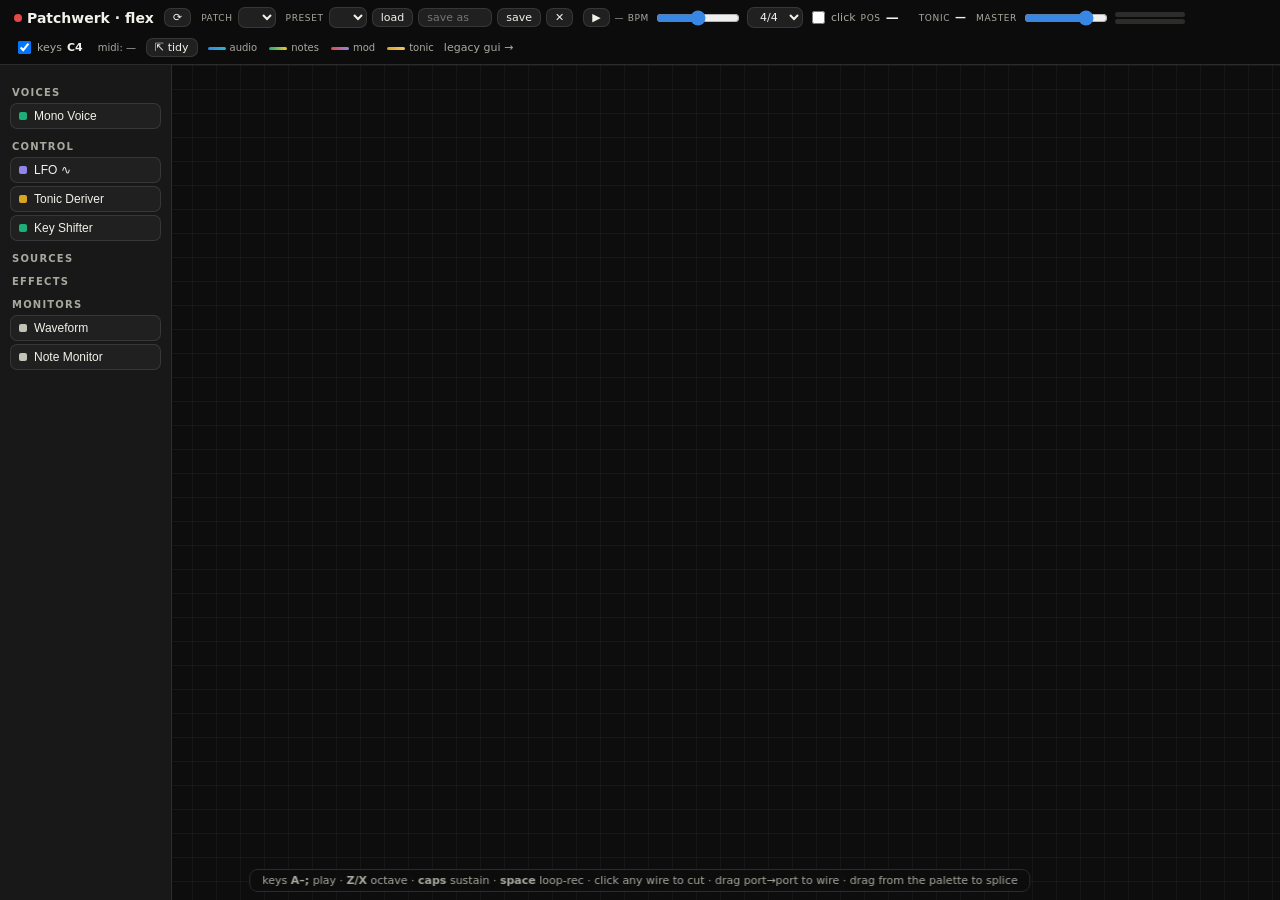
<file: gui/flex.html>
<!DOCTYPE html>
<html lang="en">
<head>
<meta charset="utf-8">
<meta name="viewport" content="width=device-width, initial-scale=1">
<title>Patchwerk — Flex</title>
<style>
  :root {
    --plane: #0d0d0d; --surface: #1a1a19; --card: #202020; --ink-1: #f2f1ea;
    --ink-2: #a9a89e; --hairline: #2c2c2a; --border: rgba(255,255,255,0.10);
    --audio: #3987e5; --ctl: #1baf7a; --mod: #9085e9; --tonic: #d9a521;
    --danger: #e34948; --meter: #1baf7a; --grid: rgba(255,255,255,0.045);
  }
  * { box-sizing: border-box; }
  html, body { margin: 0; height: 100%; overflow: hidden; }
  body { background: var(--plane); color: var(--ink-1);
    font-family: system-ui, -apple-system, "Segoe UI", sans-serif; font-size: 13px;
    /* a patch canvas is all drags — never let a gesture select text */
    -webkit-user-select: none; user-select: none; }
  input, textarea { -webkit-user-select: auto; user-select: auto; }

  header { position: fixed; inset: 0 0 auto 0; z-index: 40; display: flex; gap: 10px;
    align-items: center; flex-wrap: wrap; padding: 7px 14px;
    background: color-mix(in srgb, var(--plane) 85%, transparent);
    backdrop-filter: blur(6px); border-bottom: 1px solid var(--hairline); }
  header h1 { font-size: 14px; margin: 0; font-weight: 650; white-space: nowrap; }
  header .grp { display: flex; gap: 5px; align-items: center; white-space: nowrap; }
  header .lb { font-size: 9px; letter-spacing: 0.07em; color: var(--ink-2);
    text-transform: uppercase; }
  header button, header select, header input[type=text] { background: var(--card);
    color: var(--ink-1); font-size: 11px; border: 1px solid var(--border);
    border-radius: 7px; padding: 2px 8px; cursor: pointer; font-family: inherit; }
  header input[type=text] { cursor: text; width: 74px; }
  header select { max-width: 120px; }
  header button:hover { border-color: var(--ink-2); }
  header input[type=range] { width: 84px; accent-color: var(--audio); height: 14px; }
  header a { color: var(--ink-2); font-size: 11px; text-decoration: none; }
  header a:hover { color: var(--ink-1); }
  header label { font-size: 11px; color: var(--ink-2); display: flex; gap: 3px;
    align-items: center; }
  #status { display: inline-block; width: 8px; height: 8px; border-radius: 50%;
    background: var(--danger); margin-right: 5px; vertical-align: 1px; }
  #status.ok { background: var(--meter); }
  .mbars { display: flex; flex-direction: column; gap: 2px; width: 70px; }
  .mbars > div { height: 5px; background: var(--hairline); border-radius: 3px; overflow: hidden; }
  .mbars > div > div { height: 100%; width: 0%; background: var(--meter);
    transition: width 50ms linear; }
  .mbars > div.clip > div { background: var(--danger); }
  #beat-pos { font-variant-numeric: tabular-nums; min-width: 28px; display: inline-block;
    color: var(--ink-1); }
  #midi-ind { font-size: 10px; color: var(--ink-2); max-width: 130px; overflow: hidden;
    text-overflow: ellipsis; }

  #palette { position: fixed; top: 54px; left: 0; bottom: 0; width: 172px; z-index: 30;
    background: color-mix(in srgb, var(--surface) 92%, transparent); border-right: 1px solid var(--hairline);
    overflow-y: auto; padding: 10px; backdrop-filter: blur(6px); }
  #palette h3 { font-size: 10px; letter-spacing: 0.12em; text-transform: uppercase;
    color: var(--ink-2); margin: 12px 2px 5px; font-weight: 600; }
  #palette button { display: flex; align-items: center; gap: 7px; width: 100%; text-align: left;
    background: var(--card); color: var(--ink-1); border: 1px solid var(--border);
    border-radius: 7px; padding: 5px 8px; margin: 3px 0; font-size: 12px; cursor: pointer; }
  #palette button:hover { border-color: var(--ink-2); }
  #palette button i { width: 8px; height: 8px; border-radius: 2px; flex: none; }

  #board { position: absolute; inset: 54px 0 0 0; overflow: auto; }
  #world { position: relative; width: 2600px; height: 1800px;
    background-image: linear-gradient(var(--grid) 1px, transparent 1px),
                      linear-gradient(90deg, var(--grid) 1px, transparent 1px);
    background-size: 24px 24px; }
  svg#wires { position: absolute; inset: 0; width: 100%; height: 100%; pointer-events: none; }
  svg#wires path.hit { pointer-events: stroke; cursor: default; }
  /* v8: wire labels are DRAG HANDLES — grab a badge, drop it on a module */
  #wire-labels g { pointer-events: auto; cursor: grab; }
  .mod.splice-target { border-color: rgba(255,255,255,0.85);
    box-shadow: 0 0 0 1.5px rgba(255,255,255,0.55), 0 3px 14px rgba(0,0,0,0.45); }
  svg#wires path.hit.cuttable { cursor: pointer; }
  svg#wires path.splice-hi { stroke-width: 5 !important;
    filter: brightness(1.4) drop-shadow(0 0 4px rgba(255,255,255,0.45)); }
  svg#wires path.flow { stroke: #fff; stroke-width: 2.7; fill: none;
    stroke-linecap: round; stroke-dasharray: 0.1 16;
    animation: flowdots 0.55s linear infinite; opacity: 0.95; }
  @keyframes flowdots { to { stroke-dashoffset: -16.1; } }
  svg#wiretop { position: absolute; inset: 0; width: 100%; height: 100%;
    pointer-events: none; z-index: 15; }

  .mod { position: absolute; width: 170px; background: var(--card);
    border: 1px solid var(--border); border-radius: 9px; user-select: none;
    box-shadow: 0 3px 14px rgba(0,0,0,0.45); z-index: 1; }
  .mod.dragging { opacity: 0.9; box-shadow: 0 10px 26px rgba(0,0,0,0.6); z-index: 20; }
  .mod.shifting { transition: left 140ms ease, top 140ms ease; }
  .mod.bypassed .body, .mod.bypassed .viz-sec { opacity: 0.4; }
  .mod.rec { outline: 1.5px solid var(--danger); box-shadow: 0 0 10px rgba(227,73,72,0.5); }
  .mod .head { display: flex; align-items: center; gap: 7px; padding: 7px 9px 4px; cursor: grab; }
  .mod .head:active { cursor: grabbing; }
  .mod .stripe { width: 4px; align-self: stretch; border-radius: 3px; flex: none; }
  .mod .title { font-weight: 640; font-size: 12.5px; line-height: 1.15; }
  .mod .sub { font-size: 9.5px; color: var(--ink-2); }
  .mod .kill { margin-left: 2px; color: var(--ink-2); font-size: 11px; cursor: pointer;
    padding: 0 2px; border-radius: 4px; }
  .mod .kill:hover { color: var(--danger); }
  .mod .onoff { margin-left: auto; width: 12px; height: 12px; accent-color: var(--ctl);
    cursor: pointer; flex: none; }
  .mod .body { padding: 1px 10px 8px 14px; }
  .mini { display: flex; align-items: center; gap: 6px; margin: 2.5px 0; height: 11px; }
  .mini label { font-size: 9px; color: var(--ink-2); width: 48px; flex: none;
    white-space: nowrap; overflow: hidden; text-overflow: ellipsis; }
  .mini .track { flex: 1; height: 11px; position: relative; cursor: ew-resize; }
  .mini .track::before { content: ""; position: absolute; top: 4px; left: 0; right: 0;
    height: 3px; border-radius: 2px; background: var(--hairline); }
  .mini .track i { position: absolute; top: 50%; transform: translate(-50%, -50%);
    width: 7px; height: 7px; border-radius: 50%; background: var(--ink-2); }
  .mini .track i.zero { background: var(--danger); }
  .mini.mapped .track i { background: var(--mod); }
  .mini .v { width: 34px; flex: none; font-size: 8.5px; color: var(--ink-2);
    text-align: right; font-variant-numeric: tabular-nums; white-space: nowrap;
    overflow: hidden; }
  .mini .chip { flex: 1; font-size: 9px; color: var(--ink-1); background: var(--hairline);
    border-radius: 3px; padding: 0 5px; line-height: 11px; cursor: pointer;
    white-space: nowrap; overflow: hidden; text-overflow: ellipsis; }
  .mini .chip:hover { background: #3a3a38; }
  .mini .chip.static { cursor: default; }
  .viz-sec { padding: 3px 10px 8px 14px; }
  canvas.vz { width: 100%; display: block; background: var(--plane);
    border: 1px solid var(--hairline); border-radius: 6px; }
  .deckbtns { display: flex; gap: 4px; margin: 3px 0; }
  .deckbtns button { flex: 1; background: var(--hairline); color: var(--ink-1); border: 0;
    border-radius: 4px; font-size: 9px; padding: 2px 0; cursor: pointer; font-family: inherit; }
  .deckbtns button:hover { background: #3a3a38; }
  .deckbtns button.recbtn { color: var(--danger); font-weight: 700; }
  .dgrid { display: grid; grid-template-columns: repeat(16, 1fr); gap: 2px; margin: 2px 0; }
  .dlane { font-size: 8px; color: var(--ink-2); height: 9px; margin-top: 3px; }
  .dstep { aspect-ratio: 1; border: 0; padding: 0; border-radius: 2px;
    background: var(--hairline); cursor: pointer; }
  .dstep.on { background: var(--audio); }
  .dstep.q { box-shadow: inset 0 0 0 1px rgba(255,255,255,0.14); }
  .dstep.ph { outline: 1.5px solid rgba(255,255,255,0.75); }
  .expander { cursor: pointer; color: var(--ink-2); font-size: 10px; padding: 0 3px;
    margin-left: 2px; }
  .expander:hover { color: var(--ink-1); }
  /* key shifter: progression step strip + the pop-out key palette */
  .ksgrid { display: grid; grid-template-columns: repeat(8, 1fr); gap: 2px; margin: 2px 0; }
  .ksstep { aspect-ratio: 1; border: 0; padding: 0; border-radius: 2px;
    background: var(--hairline); cursor: pointer; color: var(--ink-2);
    font-size: 8px; font-family: inherit; line-height: 1; }
  .ksstep.on { background: var(--ctl); color: #0d0d0d; font-weight: 700; }
  .ksstep.sel { outline: 1.5px solid #fff; }
  .ksstep.ph { box-shadow: 0 0 0 1.5px rgba(255,255,255,0.75); }
  #keypop { position: fixed; z-index: 80; background: var(--card);
    border: 1px solid var(--ink-2); border-radius: 9px; padding: 6px;
    display: grid; grid-template-columns: repeat(4, 1fr); gap: 3px;
    box-shadow: 0 10px 26px rgba(0,0,0,0.6); }
  #keypop button { background: var(--hairline); color: var(--ink-1); border: 0;
    border-radius: 5px; font-size: 10px; padding: 5px 7px; cursor: pointer;
    font-family: inherit; white-space: nowrap; }
  #keypop button:hover { background: #3a3a38; }
  #keypop button.sel { background: var(--ctl); color: #0d0d0d; font-weight: 700; }

  .port { position: absolute; width: 12px; height: 12px; border-radius: 50%;
    border: 2px solid var(--plane); cursor: crosshair; z-index: 5; }
  .port.subtle { width: 9px; height: 9px; border-width: 1.5px; opacity: 0.78; }
  .port::after { content: attr(data-label); position: absolute;
    font-size: 8.5px; color: var(--ink-2); white-space: nowrap; pointer-events: none;
    opacity: 0; transition: opacity 120ms; }
  .port.e-top::after { top: 14px; left: 50%; transform: translateX(-50%); }
  .port.e-bottom::after { bottom: 14px; left: 50%; transform: translateX(-50%); }
  .port.e-left::after { left: 13px; top: 50%; transform: translateY(-50%); }
  .port.e-right::after { right: 13px; top: 50%; transform: translateY(-50%); }
  .mod:hover .port::after, .port.hot::after { opacity: 1; }
  .port[data-sig=audio] { background: var(--audio); }
  .port[data-sig=ctl]   { background: var(--ctl); }
  .port[data-sig=mod]   { background: var(--mod); }
  /* tonic handles sit above the quiet per-param mod handles on the same edge */
  .port[data-sig=tonic] { background: var(--tonic); z-index: 6; }
  .port.quiet { width: 7px; height: 7px; border-width: 1.5px;
    background: #6f6d64; opacity: 0.5; }
  .port.quiet:hover, .port.quiet.hot { opacity: 1; background: var(--mod); }
  .port.hot { box-shadow: 0 0 0 4px color-mix(in srgb, currentColor 30%, transparent); }
  .legend { display: flex; gap: 12px; font-size: 10px; color: var(--ink-2); }
  .legend b { display: inline-block; width: 18px; height: 3px; border-radius: 2px;
    vertical-align: middle; margin-right: 4px; }
  .hint { position: fixed; bottom: 8px; left: 50%; transform: translateX(-50%);
    z-index: 40; font-size: 11px; color: var(--ink-2);
    background: color-mix(in srgb, var(--plane) 85%, transparent);
    border: 1px solid var(--hairline); border-radius: 8px; padding: 4px 12px;
    backdrop-filter: blur(6px); white-space: nowrap; }
  #toast { position: fixed; bottom: 40px; left: 50%; transform: translateX(-50%);
    z-index: 60; font-size: 11px; color: var(--ink-1); background: #2c2c2a;
    border: 1px solid var(--border); border-radius: 8px; padding: 5px 14px;
    opacity: 0; transition: opacity 200ms; pointer-events: none; white-space: nowrap; }
  #toast.show { opacity: 1; }
  #ghost-card { position: fixed; z-index: 70; width: 170px; pointer-events: none;
    background: var(--card); border: 1px solid var(--ink-2); border-radius: 9px;
    opacity: 0.85; box-shadow: 0 10px 26px rgba(0,0,0,0.6); padding: 8px 10px;
    display: flex; align-items: center; gap: 7px; font-size: 12.5px; font-weight: 640; }
  #ghost-card i { width: 4px; height: 22px; border-radius: 3px; flex: none; }
</style>
</head>
<body>
<header id="hdr">
  <h1><span id="status"></span>Patchwerk · flex</h1>
  <button id="reconnect-btn" title="force reconnect">⟳</button>
  <div class="grp"><span class="lb">patch</span><select id="patch-sel"></select></div>
  <div class="grp"><span class="lb">preset</span><select id="preset-sel"></select>
    <button id="preset-load">load</button>
    <input type="text" id="preset-name" placeholder="save as">
    <button id="preset-save">save</button>
    <button id="preset-del" title="delete selected">✕</button></div>
  <div class="grp"><button id="play-btn" title="transport play/stop">▶</button>
    <span class="lb" id="bpm-v">— bpm</span>
    <input type="range" id="bpm" min="40" max="220" step="1">
    <select id="meter" title="meter"><option value="2">2/4</option><option value="3">3/4</option>
      <option value="4" selected>4/4</option><option value="6">6/8</option></select>
    <label><input type="checkbox" id="click-on">click</label>
    <span class="lb">pos</span><b id="beat-pos">—</b>
    <span class="lb">tonic</span><b id="tonic-root" style="font-size:11px">—</b></div>
  <div class="grp"><span class="lb">master</span>
    <input type="range" id="vol" min="0" max="1" step="0.001" value="0.8">
    <div class="mbars"><div id="m-out-l"><div></div></div><div id="m-out-r"><div></div></div></div></div>
  <div class="grp"><label><input type="checkbox" id="keys-on" checked>keys</label>
    <b id="oct" style="font-size:11px">C4</b>
    <b id="caps-note" style="color:var(--danger);font-size:10px"></b></div>
  <span id="midi-ind">midi: —</span>
  <button id="tidy" title="compact the layout">⇱ tidy</button>
  <div class="legend">
    <span><b style="background:linear-gradient(90deg,#3987e5,#22b8d4)"></b>audio</span>
    <span><b style="background:linear-gradient(90deg,#1baf7a,#e8c832)"></b>notes</span>
    <span><b style="background:linear-gradient(90deg,#e34948,#9085e9)"></b>mod</span>
    <span data-legend="tonic"><b style="background:linear-gradient(90deg,#d9a521,#f0c96a)"></b>tonic</span>
  </div>
  <a href="/legacy">legacy gui →</a>
</header>
<div id="palette"></div>
<div id="board"><div id="world">
  <svg id="wires">
    <g id="wire-perm"></g>
    <g id="wire-labels" style="font: 600 8.5px system-ui; text-anchor: middle;"></g>
    <path id="wire-live" fill="none" stroke-width="2.5" stroke-dasharray="5 5" style="display:none"/>
  </svg>
  <svg id="wiretop"></svg>
</div></div>
<div class="hint">keys <b>A–;</b> play · <b>Z/X</b> octave · <b>caps</b> sustain · <b>space</b> loop-rec
  · click any wire to cut · drag port→port to wire · drag from the palette to splice</div>
<div id="toast"></div>

<script>
"use strict";
// ============================================================================
// flex.html — the subway-routed patch canvas from the visual prototype, wired
// to the REAL synth over the websocket protocol (see synthbase/server.py).
// Graph nodes/wires are DERIVED from every `state` message; card positions
// survive rebuilds (and reloads, via localStorage keyed by patch name).
// ============================================================================
const GRID = 24, CARD_W = 170, CELL = 12;
const WORLD_W = 2600, WORLD_H = 1800;
const COLS = WORLD_W / CELL | 0, ROWS = WORLD_H / CELL | 0;

const FAMILY = {
  voice: "#3987e5", input: "#1baf7a", filter: "#eda100", time: "#199e70",
  dirt: "#eb6834", dyn: "#e87ba4", vox: "#e34948", service: "#9085e9",
  io: "#c3c2b7", ctl: "#1baf7a", source: "#3987e5", effect: "#199e70",
};
// subway line palettes — audio owns the cools, notes/control green→yellow,
// mod the warm+violet half (the population that grows), tonic amber/gold.
const LINES = {
  audio: ["#3987e5", "#22b8d4", "#1f9e9e", "#6db1ff", "#4a5fd0", "#7fd4ef"],
  ctl:   ["#1baf7a", "#8cc63f", "#e8c832", "#4fd08c", "#c9d94d", "#0f8f66"],
  mod:   ["#e34948", "#f2842c", "#d446b8", "#9085e9", "#e87ba4", "#ff6b5e", "#7a5fd0"],
  tonic: ["#d9a521", "#f0c96a", "#b8860b", "#e8b93e"],
};
const lineCount = {audio: 0, ctl: 0, mod: 0, tonic: 0};
const BASE_R = 9, LANE = 6;
const LANE_SEQ = [0, -1, 1, -2, 2, -3, 3];
const SIG_CSS = {audio: "var(--audio)", ctl: "var(--ctl)", mod: "var(--mod)",
                 tonic: "var(--tonic)"};

const world = document.getElementById("world");
const wiresPerm = document.getElementById("wire-perm");
const wireLive = document.getElementById("wire-live");
const $ = (id) => document.getElementById(id);

const nodes = new Map();      // gid -> node
const wires = [];
let state = null;

// ---------- websocket (legacy's watchdog verbatim) ----------
let ws = null, lastMsg = 0, reconnectTimer = null;
function scheduleReconnect(ms) {
  clearTimeout(reconnectTimer);
  reconnectTimer = setTimeout(connect, ms);
}
function connect() {
  if (ws && ws.readyState <= 1) return;
  try {
    ws = new WebSocket(`ws://${location.host}/ws`);
  } catch (_) {   // file:// or bad host — keep the page alive, retry later
    scheduleReconnect(3000);
    return;
  }
  ws.onopen = () => {
    lastMsg = performance.now();
    $("status").classList.add("ok");
    // flush anything queued while the socket was down — a dropped note_off
    // or all_notes_off leaves stuck notes + never-clearing monitor bars
    const q = outbox.splice(0, outbox.length);
    for (const m of q) {
      try { ws.send(JSON.stringify(m)); } catch (_) { break; }
    }
    // a fresh socket means the server already silenced us (last-client
    // disconnect = all_notes_off) — any tap still open predates this
    // connection and would otherwise pin a full-width bar forever
    for (const ev of tapNotes) if (ev.t1 === null) ev.t1 = performance.now();
  };
  ws.onclose = () => { $("status").classList.remove("ok"); scheduleReconnect(800); };
  ws.onerror = () => { try { ws.close(); } catch (_) {} };
  ws.onmessage = (ev) => {
    lastMsg = performance.now();
    const m = JSON.parse(ev.data);
    if (m.type === "state") { state = m; onState(); }
    else if (m.type === "meters") onMeters(m);
    else if (m.type === "param") onParam(m);
    else if (m.type === "midi") onMidi(m.event);
    else if (m.type === "beat") onBeat(m);
    else if (m.type === "tonic") $("tonic-root").textContent = m.root || "—";
    else if (m.type === "scope_data") onScopeData(m);
    else if (m.type === "error") console.warn("server:", m.message);
  };
}
// messages sent during a reconnect gap are QUEUED, not dropped (v7: dropped
// note_offs were leaving stuck notes and permanent green monitor bars)
const outbox = [];
function send(m) {
  if (ws && ws.readyState === 1) ws.send(JSON.stringify(m));
  else {
    outbox.push(m);
    if (outbox.length > 200) outbox.shift();  // bounded: knob spam can go
  }
}
function ensureLive() {
  if (!ws || ws.readyState >= 2) { connect(); return; }
  if (ws.readyState === 1 && performance.now() - lastMsg > 3000) {
    $("status").classList.remove("ok");
    try { ws.close(); } catch (_) {}
    scheduleReconnect(150);
  }
}
setInterval(() => { if (!document.hidden) ensureLive(); }, 2000);
window.addEventListener("focus", ensureLive);
document.addEventListener("visibilitychange", () => { if (!document.hidden) ensureLive(); });
document.addEventListener("pointerdown", ensureLive, true);
window.addEventListener("keydown", ensureLive, true);
$("reconnect-btn").addEventListener("click", (e) => {
  try { ws && ws.close(); } catch (_) {}
  scheduleReconnect(100);
  e.target.blur();
});

// ---------- unit <-> value curve math (legacy verbatim) ----------
function fmt(v) {
  if (v >= 1000) return v.toFixed(0);
  if (v >= 100) return v.toFixed(1);
  if (v >= 10) return v.toFixed(2);
  return v.toFixed(3);
}
function toUnit(p, value) {
  if (p.curve === "exp") {
    const lo = Math.max(p.min, 1e-6);
    return Math.log(value / lo) / Math.log(p.max / lo);
  }
  return (value - p.min) / (p.max - p.min || 1);
}
function fromUnit(p, u) {
  if (p.curve === "exp") {
    const lo = Math.max(p.min, 1e-6);
    return lo * Math.pow(p.max / lo, u);
  }
  return p.min + u * (p.max - p.min);
}
const timers = {};
function throttled(key, fn, ms = 30) {
  if (timers[key]) { timers[key].fn = fn; return; }
  fn();
  timers[key] = { fn: null };
  setTimeout(() => {
    const pending = timers[key].fn;
    delete timers[key];
    if (pending) throttled(key, pending, ms);
  }, ms);
}

// ---------- layout persistence ----------
// positions per patch: {pos: {gid: [x,y]}, monitors: [[gid, type, x, y, expanded]], monN}
let currentPatch = null, posMem = {}, monN = 1;
function storeKey(patch) { return "supersynth.flex." + patch; }
function saveLayout() {
  if (!currentPatch) return;
  throttled("savelayout", () => {
    for (const n of nodes.values()) posMem[n.gid] = [n.x, n.y];
    const monitors = [...nodes.values()].filter(n => n.persistent && n.montype)
      .map(n => [n.gid, n.montype, n.x, n.y, !!n.expanded]);
    try {
      localStorage.setItem(storeKey(currentPatch),
        JSON.stringify({pos: posMem, monitors, monN}));
    } catch (_) {}
  }, 400);
}
function loadLayout(patch) {
  try {
    const d = JSON.parse(localStorage.getItem(storeKey(patch)) || "{}");
    posMem = d.pos || {};
    monN = d.monN || 1;
    return d.monitors || [];
  } catch (_) { posMem = {}; return []; }
}

// ---------- generic card builder ----------
function snap(v) { return Math.max(0, Math.round(v / GRID) * GRID); }
const MIN_X = 8 * GRID, MIN_Y = 3 * GRID;   // header/palette must not swallow cards
function place(node) {
  const h = node.el.offsetHeight || 64;
  node.x = Math.min(WORLD_W - (node.w || CARD_W) - GRID, Math.max(MIN_X, node.x));
  node.y = Math.min(WORLD_H - h - GRID, Math.max(MIN_Y, node.y));
  node.el.style.left = node.x + "px"; node.el.style.top = node.y + "px";
}
function esc(s) { return String(s).replace(/&/g, "&amp;").replace(/</g, "&lt;"); }

// live param widgets, keyed "<gid>.<pname>" — `param` echoes land here
const uiParam = {};
let sliderDrag = null;         // id of the track being dragged (blocks echo + rebuild)

function rowSlider(node, pname, opts) {
  // opts: {unit, text, onUnit, valText(u), mapped}
  const id = `${node.gid}.${pname}`;
  const row = document.createElement("div");
  row.className = "mini" + (opts.mapped ? " mapped" : "");
  row.innerHTML = `<label title="${esc(pname)}">${esc(pname)}${opts.mapped ? " ∿" : ""}</label>
    <div class="track"><i></i></div><span class="v"></span>`;
  const track = row.querySelector(".track"), thumb = track.firstElementChild,
        vEl = row.querySelector(".v");
  const setUI = (u, txt) => {
    thumb.style.left = (Math.min(1, Math.max(0, u)) * 100) + "%";
    thumb.classList.toggle("zero", u <= 0.02);
    vEl.textContent = txt;
  };
  setUI(opts.unit, opts.text);
  track.addEventListener("pointerdown", (e) => {
    e.stopPropagation();
    sliderDrag = id;
    track.setPointerCapture(e.pointerId);
    const mv = (ev) => {
      const r = track.getBoundingClientRect();
      const u = Math.min(1, Math.max(0, (ev.clientX - r.left) / r.width));
      setUI(u, opts.valText(u));
      opts.onUnit(u);
    };
    mv(e);
    track.addEventListener("pointermove", mv);
    const done = () => {
      track.removeEventListener("pointermove", mv);
      sliderDrag = null;
      flushRebuild();
    };
    track.addEventListener("pointerup", done, {once: true});
    track.addEventListener("pointercancel", done, {once: true});
  });
  uiParam[id] = setUI;
  return row;
}
function rowChip(node, pname, opts) {
  // opts: {text, onClick, static}
  const id = `${node.gid}.${pname}`;
  const row = document.createElement("div");
  row.className = "mini";
  row.innerHTML = `<label title="${esc(pname)}">${esc(pname)}</label>
    <span class="chip${opts.static ? " static" : ""}"></span>`;
  const chip = row.querySelector(".chip");
  chip.textContent = opts.text;
  chip.addEventListener("pointerdown", (e) => e.stopPropagation());
  if (opts.onClick) chip.addEventListener("click", () => opts.onClick(chip));
  uiParam[id] = (u, txt) => { chip.textContent = txt; };
  return row;
}

// cfg: {gid, name, short, sub, fam, headCheck:{checked,onChange}|null, kill:fn|null,
//       rows:[el...], vizHTML, expandable, expanded, persistent, ports:[[dir,sig,label]],
//       quietRows:[{pname,rowEl}] added after body build}
function addCard(cfg) {
  const el = document.createElement("div");
  el.className = "mod";
  const stripe = FAMILY[cfg.fam] || "#888";
  el.innerHTML = `
    <div class="head"><div class="stripe" style="background:${stripe}"></div>
      <div><div class="title">${esc(cfg.name)}</div><div class="sub">${esc(cfg.sub || "")}</div></div>
    </div><div class="body"></div>`;
  const head = el.querySelector(".head");
  if (cfg.headCheck) {
    const cb = document.createElement("input");
    cb.type = "checkbox"; cb.className = "onoff"; cb.checked = !!cfg.headCheck.checked;
    cb.title = "enabled";
    cb.addEventListener("pointerdown", (e) => e.stopPropagation());
    cb.addEventListener("change", (e) => { cfg.headCheck.onChange(cb.checked); e.target.blur(); });
    head.appendChild(cb);
    if (!cfg.headCheck.checked) el.classList.add("bypassed");
  }
  if (cfg.expandable) {
    const ex = document.createElement("span");
    ex.className = "expander"; ex.textContent = cfg.expanded ? "▾" : "▸";
    ex.title = "expand";
    if (!cfg.headCheck) ex.style.marginLeft = "auto";
    head.appendChild(ex);
  }
  if (cfg.kill) {
    const k = document.createElement("span");
    k.className = "kill"; k.textContent = "✕"; k.title = "remove";
    if (!cfg.headCheck && !cfg.expandable) k.style.marginLeft = "auto";
    head.appendChild(k);
    k.addEventListener("pointerdown", (e) => e.stopPropagation());
    k.addEventListener("click", () => cfg.kill(node));
  }
  const body = el.querySelector(".body");
  for (const r of (cfg.rows || [])) body.appendChild(r);
  if (cfg.vizHTML) {
    const vs = document.createElement("div");
    vs.className = "viz-sec";
    vs.innerHTML = cfg.vizHTML;
    el.appendChild(vs);
    if (cfg.expandable && !cfg.expanded) vs.style.display = "none";
  }
  world.appendChild(el);
  const node = {gid: cfg.gid, name: cfg.name, short: cfg.short || cfg.name.split(" ")[0],
                fam: cfg.fam, x: 0, y: 0, el, ports: [], w: CARD_W,
                expanded: !!cfg.expanded, persistent: !!cfg.persistent,
                montype: cfg.montype || null, seed: !!cfg.seed, mod: cfg.mod || null};
  if (cfg.expandable) {
    const ex = el.querySelector(".expander"), vs = el.querySelector(".viz-sec");
    ex.addEventListener("pointerdown", (e) => e.stopPropagation());
    ex.addEventListener("click", (e) => {
      e.stopPropagation();
      node.expanded = !node.expanded;
      ex.textContent = node.expanded ? "▾" : "▸";
      if (vs) vs.style.display = node.expanded ? "" : "none";
      node.w = (node.expanded && cfg.wide) ? 240 : CARD_W;   // drum grid needs finger room
      el.style.width = node.w + "px";
      requestAnimationFrame(() => { layoutPorts(node); rebuildObstacles(); rerouteAll(); });
      saveLayout();
    });
    if (node.expanded && cfg.wide) { node.w = 240; el.style.width = "240px"; }
  }
  // primary ports
  for (const [dir, sig, label] of (cfg.ports || [])) {
    const p = document.createElement("div");
    p.className = `port ${dir}`;
    p.dataset.sig = sig; p.dataset.label = label;
    p.style.color = SIG_CSS[sig];
    node.ports.push({dir, sig, label, el: p});
    el.appendChild(p);
  }
  // quiet mod-target handles on param rows
  for (const q of (cfg.quietRows || [])) {
    const p = document.createElement("div");
    p.className = "port in quiet";
    p.dataset.sig = "mod"; p.dataset.label = q.pname;
    p.style.color = SIG_CSS.mod;
    node.ports.push({dir: "in", sig: "mod", label: q.pname, param: q.pname,
                     quiet: true, rowEl: q.rowEl, el: p});
    el.appendChild(p);
  }
  nodes.set(node.gid, node);
  bindNode(node);
  return node;
}
function removeNode(node) {
  for (const w of [...wires])
    if (w.from.node === node || w.to.node === node) removeWire(w);
  node.el.remove();
  nodes.delete(node.gid);
}

// ---------- ports geometry (prototype verbatim) ----------
const NORMALS = {top: [0, -1], bottom: [0, 1], left: [-1, 0], right: [1, 0]};
function layoutPorts(node) {
  const h = node.el.offsetHeight || 64;
  for (const p of node.ports.filter(q => q.quiet)) {
    p.edge = "left";
    p.el.classList.add("e-left");
    p.ox = 0;
    p.oy = p.rowEl ? p.rowEl.offsetTop + p.rowEl.offsetHeight / 2 : h / 2;
    p.el.style.left = (p.ox - 3.5) + "px";
    p.el.style.top = (p.oy - 3.5) + "px";
  }
  // TONIC INS pin to the card's UPPER-LEFT CORNER (v8) — a fixed spot that
  // cannot collide with the audio in (top center) or the quiet per-param
  // handles (left edge at row heights below the head): the amber root socket
  for (const p of node.ports.filter(q => !q.quiet && q.sig === "tonic" &&
                                         q.dir === "in")) {
    p.edge = "left";
    p.el.classList.remove("e-top", "e-bottom", "e-right");
    p.el.classList.add("e-left", "subtle");
    p.ox = 0;
    p.oy = 10;
    p.el.style.left = (p.ox - 4.5) + "px";
    p.el.style.top = (p.oy - 4.5) + "px";
  }
  // mod handles ride the sides (subtle); audio/ctl flow top→bottom; the
  // deriver's tonic OUT keeps the right edge
  const side = (p) => p.sig === "mod" || p.sig === "tonic";
  const cornered = (p) => p.sig === "tonic" && p.dir === "in";
  const groups = {
    top:    node.ports.filter(p => !p.quiet && !side(p) && p.dir === "in"),
    bottom: node.ports.filter(p => !p.quiet && !side(p) && p.dir === "out"),
    left:   node.ports.filter(p => !p.quiet && side(p) && !cornered(p) &&
                                   p.dir === "in"),
    right:  node.ports.filter(p => !p.quiet && side(p) && p.dir === "out"),
  };
  for (const [edge, list] of Object.entries(groups)) list.forEach((p, i) => {
    p.edge = edge;
    p.el.classList.remove("e-top", "e-bottom", "e-left", "e-right");
    p.el.classList.add("e-" + edge);
    p.el.classList.toggle("subtle", side(p));
    const half = side(p) ? 4.5 : 6;
    if (edge === "top" || edge === "bottom") {
      const cw = node.w || CARD_W;
      let x = cw * (i + 1) / (list.length + 1);
      x = Math.round((node.x + x) / CELL) * CELL - node.x;   // on a routing lane
      x = Math.min(cw - 10, Math.max(10, x));
      p.ox = x; p.oy = edge === "top" ? 0 : h;
    } else {
      let y = h * (i + 1) / (list.length + 1);
      y = Math.round((node.y + y) / CELL) * CELL - node.y;
      y = Math.min(h - 8, Math.max(8, y));
      p.ox = edge === "left" ? 0 : (node.w || CARD_W); p.oy = y;
    }
    p.el.style.left = (p.ox - half) + "px";
    p.el.style.top = (p.oy - half) + "px";
  });
}
function portXY(node, port) { return [node.x + port.ox, node.y + port.oy]; }
function portNormal(port) {
  return NORMALS[port.edge || (port.dir === "out" ? "bottom" : "top")];
}

// ---------- obstacle map + A* router (prototype verbatim) ----------
let obst = new Uint8Array(COLS * ROWS);
const core = new Uint8Array(COLS * ROWS);
function rebuildObstacles(skip) {
  obst.fill(0); core.fill(0);
  for (const n of nodes.values()) {
    if (n === skip) continue;
    const h = n.el.offsetHeight || 64;
    const mark = (pad, g) => {
      const x0 = Math.max(0, (n.x - pad) / CELL | 0), y0 = Math.max(0, (n.y - pad) / CELL | 0);
      const x1 = Math.min(COLS - 1, Math.ceil((n.x + (n.w || CARD_W) + pad) / CELL));
      const y1 = Math.min(ROWS - 1, Math.ceil((n.y + h + pad) / CELL));
      for (let cy = y0; cy <= y1; cy++)
        for (let cx = x0; cx <= x1; cx++) g[cy * COLS + cx] = 1;
    };
    mark(6, obst); mark(-2, core);
  }
  for (const n of nodes.values()) {
    if (n === skip) continue;
    for (const p of n.ports) {
      const [px, py] = portXY(n, p);
      const [nx, ny] = portNormal(p);
      for (let k = 0; k < 3; k++) {
        const cx = Math.round((px + nx * (6 + k * CELL)) / CELL);
        const cy = Math.round((py + ny * (6 + k * CELL)) / CELL);
        if (cx < 0 || cy < 0 || cx >= COLS || cy >= ROWS) continue;
        const i = cy * COLS + cx;
        if (!core[i]) obst[i] = 0;
      }
    }
  }
}
const DIRS = [[1, 0], [-1, 0], [0, 1], [0, -1]];
function freeNear(cx, cy, g) {
  if (!g[cy * COLS + cx]) return [cx, cy];
  for (let r = 1; r < 8; r++)
    for (let dy = -r; dy <= r; dy++) for (let dx = -r; dx <= r; dx++) {
      const x = cx + dx, y = cy + dy;
      if (x >= 0 && y >= 0 && x < COLS && y < ROWS && !g[y * COLS + x]) return [x, y];
    }
  return [cx, cy];
}
function astar(sx, sy, tx, ty, grid = obst) {
  [sx, sy] = freeNear(sx, sy, grid); [tx, ty] = freeNear(tx, ty, grid);
  const N = COLS * ROWS;
  const g = new Float32Array(N * 4).fill(Infinity);
  const prev = new Int32Array(N * 4).fill(-1);
  const heap = [];
  const push = (f, s) => { heap.push([f, s]); let i = heap.length - 1;
    while (i > 0) { const p = (i - 1) >> 1; if (heap[p][0] <= heap[i][0]) break;
      [heap[p], heap[i]] = [heap[i], heap[p]]; i = p; } };
  const pop = () => { const top = heap[0], last = heap.pop();
    if (heap.length) { heap[0] = last; let i = 0;
      for (;;) { const l = 2 * i + 1, r = l + 1; let m = i;
        if (l < heap.length && heap[l][0] < heap[m][0]) m = l;
        if (r < heap.length && heap[r][0] < heap[m][0]) m = r;
        if (m === i) break; [heap[m], heap[i]] = [heap[i], heap[m]]; i = m; } }
    return top; };
  const h = (x, y) => Math.abs(x - tx) + Math.abs(y - ty);
  const TURN = 9;
  for (let d = 0; d < 4; d++) { const s = (sy * COLS + sx) * 4 + d; g[s] = 0; push(h(sx, sy), s); }
  let goal = -1;
  while (heap.length) {
    const [f, s] = pop();
    const d = s & 3, cell = s >> 2, cx = cell % COLS, cy = (cell / COLS) | 0;
    if (f - h(cx, cy) > g[s]) continue;
    if (cx === tx && cy === ty) { goal = s; break; }
    for (let nd = 0; nd < 4; nd++) {
      const nx = cx + DIRS[nd][0], ny = cy + DIRS[nd][1];
      if (nx < 0 || ny < 0 || nx >= COLS || ny >= ROWS) continue;
      if (grid[ny * COLS + nx] && !(nx === tx && ny === ty)) continue;
      const ns = (ny * COLS + nx) * 4 + nd;
      const cost = g[s] + 1 + (nd !== d ? TURN : 0);
      if (cost < g[ns]) { g[ns] = cost; prev[ns] = s; push(cost + h(nx, ny), ns); }
    }
  }
  if (goal < 0) return null;
  const pts = [];
  for (let s = goal; s >= 0; s = prev[s]) {
    const cell = s >> 2;
    pts.push([(cell % COLS) * CELL, ((cell / COLS) | 0) * CELL]);
  }
  pts.reverse();
  return simplify(pts);
}
function simplify(pts) {
  const out = [pts[0]];
  for (let i = 1; i < pts.length - 1; i++) {
    const [a, b, c] = [out[out.length - 1], pts[i], pts[i + 1]];
    if ((a[0] === b[0] && b[0] === c[0]) || (a[1] === b[1] && b[1] === c[1])) continue;
    out.push(b);
  }
  out.push(pts[pts.length - 1]);
  return out;
}

// ---------- wire geometry: lanes, fan-out, labels (prototype verbatim) ----------
function attachOffset(w, port) {
  const mates = wires.filter(v => v.from.port === port || v.to.port === port);
  if (mates.length < 2) return 0;
  const [nx, ny] = portNormal(port);
  const lateral = (v) => {
    const other = v.from.port === port ? v.to : v.from;
    const [ox, oy] = portXY(other.node, other.port);
    return ny !== 0 ? ox : oy;
  };
  mates.sort((a, b) => lateral(a) - lateral(b) || a.seq - b.seq);
  const k = mates.indexOf(w);
  return (k - (mates.length - 1) / 2) * (CELL / 2);
}
function routeWire(w, grid) {
  const [nx1, ny1] = portNormal(w.from.port);
  const [nx2, ny2] = portNormal(w.to.port);
  let [x1, y1] = portXY(w.from.node, w.from.port);
  let [x2, y2] = portXY(w.to.node, w.to.port);
  const o1 = attachOffset(w, w.from.port), o2 = attachOffset(w, w.to.port);
  x1 += -ny1 * o1; y1 += nx1 * o1;
  x2 += -ny2 * o2; y2 += nx2 * o2;
  const S = 16;
  const s = [x1 + nx1 * S, y1 + ny1 * S], t = [x2 + nx2 * S, y2 + ny2 * S];
  const sc = [Math.round(s[0] / CELL), Math.round(s[1] / CELL)];
  const tc = [Math.round(t[0] / CELL), Math.round(t[1] / CELL)];
  let pts = astar(sc[0], sc[1], tc[0], tc[1], grid);
  if (!pts && grid && grid !== obst) pts = astar(sc[0], sc[1], tc[0], tc[1], obst);
  if (!pts) pts = fallbackRoute(sc, tc);
  const j1 = ny1 !== 0 ? [pts[0][0], s[1]] : [s[0], pts[0][1]];
  const j2 = ny2 !== 0 ? [pts[pts.length - 1][0], t[1]] : [t[0], pts[pts.length - 1][1]];
  pts = dedupe([[x1, y1], s, j1, ...pts, j2, t, [x2, y2]]);
  pts = alignPortRun(dejag(pts));
  w.pts = pts;
  w.o1 = o1; w.o2 = o2;
}
// sealed-route fallback: NEVER draw a blind L through cards. Try both Ls,
// then detour via the nearest free column/row (checked against `core`, the
// actual card bodies), so even desperation routes circumscribe every module.
function segClearCore(x0, y0, x1, y1) {
  if (x0 === x1) {
    for (let y = Math.min(y0, y1); y <= Math.max(y0, y1); y++)
      if (core[y * COLS + x0]) return false;
  } else {
    for (let x = Math.min(x0, x1); x <= Math.max(x0, x1); x++)
      if (core[y0 * COLS + x]) return false;
  }
  return true;
}
function fallbackRoute(sc, tc) {
  const [sx, sy] = sc, [tx, ty] = tc;
  const P = (cells) => cells.map(([x, y]) => [x * CELL, y * CELL]);
  if (segClearCore(sx, sy, tx, sy) && segClearCore(tx, sy, tx, ty))
    return P([[sx, sy], [tx, sy], [tx, ty]]);
  if (segClearCore(sx, sy, sx, ty) && segClearCore(sx, ty, tx, ty))
    return P([[sx, sy], [sx, ty], [tx, ty]]);
  const midX = Math.round((sx + tx) / 2), midY = Math.round((sy + ty) / 2);
  for (let r = 0; r < COLS; r++) for (const x of (r ? [midX - r, midX + r] : [midX])) {
    if (x < 0 || x >= COLS) continue;
    if (segClearCore(sx, sy, x, sy) && segClearCore(x, sy, x, ty) &&
        segClearCore(x, ty, tx, ty))
      return P([[sx, sy], [x, sy], [x, ty], [tx, ty]]);
  }
  for (let r = 0; r < ROWS; r++) for (const y of (r ? [midY - r, midY + r] : [midY])) {
    if (y < 0 || y >= ROWS) continue;
    if (segClearCore(sx, sy, sx, y) && segClearCore(sx, y, tx, y) &&
        segClearCore(tx, y, tx, ty))
      return P([[sx, sy], [sx, y], [tx, y], [tx, ty]]);
  }
  // truly sealed (endpoint buried under an overlapping card): last-resort L
  return P([[sx, sy], [tx, sy], [tx, ty]]);
}
function alignPortRun(pts) {
  const fix = (p) => {
    if (p.length < 5) return p;
    const [x0, y0] = p[0];
    const vert = p[1][0] === x0 && p[1][1] !== y0;
    if (vert) {
      if (p[2][1] === p[1][1] && Math.abs(p[2][0] - x0) <= CELL * 0.75 &&
          p[3][0] === p[2][0] && p.length > 4) {
        p[2] = [x0, p[2][1]]; p[3] = [x0, p[3][1]];
      }
    } else {
      if (p[2][0] === p[1][0] && Math.abs(p[2][1] - y0) <= CELL * 0.75 &&
          p[3][1] === p[2][1] && p.length > 4) {
        p[2] = [p[2][0], y0]; p[3] = [p[3][0], y0];
      }
    }
    return p;
  };
  let out = fix(pts.map(q => [...q]));
  out = fix(out.reverse()).reverse();
  return dedupe(out);
}
function dejag(pts) {
  for (let pass = 0; pass < 4; pass++) {
    let changed = false;
    for (let i = 2; i + 2 <= pts.length - 3; i++) {
      const a = pts[i - 1], b = pts[i], c = pts[i + 1], d = pts[i + 2];
      const midLen = Math.abs(c[0] - b[0]) + Math.abs(c[1] - b[1]);
      if (midLen === 0 || midLen > CELL + 0.5) continue;
      const prevH = a[1] === b[1], nextH = c[1] === d[1];
      if (prevH !== nextH) continue;
      const lp = Math.abs(b[0] - a[0]) + Math.abs(b[1] - a[1]);
      const ln = Math.abs(d[0] - c[0]) + Math.abs(d[1] - c[1]);
      if (prevH) {
        const y = lp >= ln ? a[1] : d[1];
        if (y === a[1]) pts[i + 2] = [d[0], y]; else pts[i - 1] = [a[0], y];
      } else {
        const x = lp >= ln ? a[0] : d[0];
        if (x === a[0]) pts[i + 2] = [x, d[1]]; else pts[i - 1] = [x, a[1]];
      }
      pts.splice(i, 2);
      changed = true; i--;
    }
    if (!changed) break;
  }
  return dedupe(pts);
}
function offsetPath(pts, o) {
  if (!o || pts.length < 3) return pts.slice();
  const n = pts.length - 1;
  const segs = [];
  for (let i = 0; i < n; i++) {
    const dx = Math.sign(pts[i + 1][0] - pts[i][0]);
    const dy = Math.sign(pts[i + 1][1] - pts[i][1]);
    const horiz = dy === 0;
    let c = horiz ? pts[i][1] : pts[i][0];
    if (i > 0 && i < n - 1) c += horiz ? -dx * o : dy * o;
    segs.push({horiz, c});
  }
  const out = [pts[0]];
  for (let i = 0; i < n - 1; i++) {
    const a = segs[i], b = segs[i + 1];
    if (a.horiz === b.horiz) continue;
    out.push(a.horiz ? [b.c, a.c] : [a.c, b.c]);
  }
  out.push(pts[n]);
  return dedupe(out);
}
function roundedPathNested(pts, o) {
  if (pts.length < 2) return "";
  let d = `M${pts[0][0]},${pts[0][1]}`;
  for (let i = 1; i < pts.length - 1; i++) {
    const [px, py] = pts[i - 1], [cx, cy] = pts[i], [nx, ny] = pts[i + 1];
    const u = [Math.sign(cx - px), Math.sign(cy - py)];
    const v = [Math.sign(nx - cx), Math.sign(ny - cy)];
    const turn = u[0] * v[1] - u[1] * v[0];
    let r = BASE_R + turn * o;
    r = Math.max(1.5, Math.min(r, Math.hypot(cx - px, cy - py) / 2,
                                  Math.hypot(nx - cx, ny - cy) / 2));
    const inx = cx - u[0] * r, iny = cy - u[1] * r;
    const outx = cx + v[0] * r, outy = cy + v[1] * r;
    d += ` L${inx},${iny} Q${cx},${cy} ${outx},${outy}`;
  }
  d += ` L${pts[pts.length - 1][0]},${pts[pts.length - 1][1]}`;
  return d;
}
function roundedPath(pts) {
  if (pts.length < 2) return "";
  let d = `M${pts[0][0]},${pts[0][1]}`;
  for (let i = 1; i < pts.length - 1; i++) {
    const [px, py] = pts[i - 1], [cx, cy] = pts[i], [nx, ny] = pts[i + 1];
    const r = Math.min(6, Math.hypot(cx - px, cy - py) / 2, Math.hypot(nx - cx, ny - cy) / 2);
    const inx = cx - Math.sign(cx - px) * r, iny = cy - Math.sign(cy - py) * r;
    const outx = cx + Math.sign(nx - cx) * r, outy = cy + Math.sign(ny - cy) * r;
    d += ` L${inx},${iny} Q${cx},${cy} ${outx},${outy}`;
  }
  d += ` L${pts[pts.length - 1][0]},${pts[pts.length - 1][1]}`;
  return d;
}
function drawWire(w) {
  const o = w.lane * LANE;
  const pts = offsetPath(w.pts, o);
  w.dpts = pts;
  const d = roundedPathNested(pts, o);
  w.el.setAttribute("d", d);
  w.hitEl.setAttribute("d", d);
  w.flow.setAttribute("d", d);
  const ends = [[w.dotA, pts[0], w.o1], [w.dotB, pts[pts.length - 1], w.o2]];
  for (const [dot, p, off] of ends) {
    dot.style.display = off ? "" : "none";
    dot.setAttribute("cx", p[0]); dot.setAttribute("cy", p[1]);
  }
}
function labelGeom(w) {
  const dst = w.to.port.quiet
    ? `${w.to.node.short}.${w.to.port.param}` : w.to.node.short;
  // src/dst kept separate so applyLabel can compose the text to READ WITH the
  // data flow of the segment it lands on (pts are ordered source → dest)
  return {src: w.from.node.short, dst, wpx: (w.from.node.short + dst).length * 4.9 + 27};
}
function applyLabel(w, mx, my, dx, dy, src, dst, wpx) {
  // (dx, dy) = the carrying segment's flow direction. Horizontal right-flow
  // reads "Src → Dst"; left-flow flips to "Dst ← Src" so the arrow still
  // points along the flow. Vertical rotates -90 for upward flow, +90 for
  // downward, so the text is read in the direction the signal travels.
  const horiz = dy === 0;
  let transform = "", txt = `${src} → ${dst}`;
  if (horiz) {
    if (dx < 0) txt = `${dst} ← ${src}`;
  } else {
    transform = `rotate(${dy < 0 ? -90 : 90} ${mx} ${my})`;
  }
  w.labelG.style.display = "";
  w.labelG.setAttribute("transform", transform);
  w.labelT.textContent = txt;
  w.labelR.setAttribute("x", mx - wpx / 2); w.labelR.setAttribute("width", wpx);
  w.labelR.setAttribute("y", my - 7);
  w.labelR.setAttribute("fill", w.color);
  w.labelT.setAttribute("x", mx); w.labelT.setAttribute("y", my + 2.8);
}
function boxHitsWires(box, self) {
  for (const v of wires) {
    if (v === self || !v.dpts) continue;
    for (let i = 0; i < v.dpts.length - 1; i++) {
      const [a, b] = [v.dpts[i], v.dpts[i + 1]];
      const x0 = Math.min(a[0], b[0]) - 3, x1 = Math.max(a[0], b[0]) + 3;
      const y0 = Math.min(a[1], b[1]) - 3, y1 = Math.max(a[1], b[1]) + 3;
      if (x0 < box[2] && box[0] < x1 && y0 < box[3] && box[1] < y1) return true;
    }
  }
  return false;
}
function labelPass() {
  const placed = [];
  const PAD = 8;
  const hit = (a, b) => a[0] < b[2] + PAD && b[0] < a[2] + PAD &&
                        a[1] < b[3] + PAD && b[1] < a[3] + PAD;
  for (const w of wires) {
    const pts = w.dpts || w.pts;
    const {src, dst, wpx} = labelGeom(w);
    const segs = [];
    for (let i = 0; i < pts.length - 1; i++)
      segs.push({i, len: Math.abs(pts[i + 1][0] - pts[i][0]) + Math.abs(pts[i + 1][1] - pts[i][1])});
    segs.sort((a, b) => b.len - a.len);
    w.labelBox = null;
    outer: for (const strict of [true, false]) {
      for (const sg of segs.slice(0, 4)) {
        if (sg.len < wpx + 14) break;
        const a = pts[sg.i], b = pts[sg.i + 1], horiz = a[1] === b[1];
        // pts run source → dest, so the segment direction IS the flow direction
        const dx = Math.sign(b[0] - a[0]), dy = Math.sign(b[1] - a[1]);
        for (const f of [0.5, 0.35, 0.65, 0.22, 0.78]) {
          const mx = a[0] + (b[0] - a[0]) * f, my = a[1] + (b[1] - a[1]) * f;
          const box = horiz ? [mx - wpx / 2, my - 8, mx + wpx / 2, my + 8]
                            : [mx - 8, my - wpx / 2, mx + 8, my + wpx / 2];
          if (placed.some(r => hit(r, box))) continue;
          if (strict && boxHitsWires(box, w)) continue;
          applyLabel(w, mx, my, dx, dy, src, dst, wpx);
          w.labelBox = box; placed.push(box);
          break outer;
        }
      }
    }
    if (!w.labelBox) w.labelG.style.display = "none";
  }
}
function stampRect(g, box, pad) {
  const x0 = Math.max(0, (box[0] - pad) / CELL | 0), y0 = Math.max(0, (box[1] - pad) / CELL | 0);
  const x1 = Math.min(COLS - 1, Math.ceil((box[2] + pad) / CELL));
  const y1 = Math.min(ROWS - 1, Math.ceil((box[3] + pad) / CELL));
  for (let cy = y0; cy <= y1; cy++)
    for (let cx = x0; cx <= x1; cx++) g[cy * COLS + cx] = 1;
}

// ---------- corridor-aware coloring (prototype verbatim) ----------
function hueOf(hex) {
  const n = parseInt(hex.slice(1), 16);
  const r = (n >> 16) / 255, g = ((n >> 8) & 255) / 255, b = (n & 255) / 255;
  const mx = Math.max(r, g, b), mn = Math.min(r, g, b), d = mx - mn;
  if (!d) return 0;
  let h = mx === r ? (g - b) / d + (g < b ? 6 : 0) : mx === g ? (b - r) / d + 2 : (r - g) / d + 4;
  return h * 60;
}
const HUES = Object.fromEntries(Object.entries(LINES).map(([k, v]) => [k, v.map(hueOf)]));
function hueDist(a, b) { const d = Math.abs(a - b) % 360; return Math.min(d, 360 - d); }
function segsOf(w) {
  const out = [];
  for (let i = 0; i < (w.pts?.length || 1) - 1; i++) {
    const [ax, ay] = w.pts[i], [bx, by] = w.pts[i + 1];
    if (ay === by) out.push({h: 1, c: ay, a: Math.min(ax, bx), b: Math.max(ax, bx)});
    else out.push({h: 0, c: ax, a: Math.min(ay, by), b: Math.max(ay, by)});
  }
  return out;
}
function sharesCorridor(sa, sb) {
  for (const x of sa) for (const y of sb) {
    if (x.h !== y.h || Math.abs(x.c - y.c) > 9) continue;
    if (Math.min(x.b, y.b) - Math.max(x.a, y.a) >= 24) return true;
  }
  return false;
}
function assignLayout() {
  const seg = new Map(wires.map(w => [w, segsOf(w)]));
  const conflict = new Map(wires.map(w => [w, []]));
  for (let i = 0; i < wires.length; i++)
    for (let j = i + 1; j < wires.length; j++)
      if (sharesCorridor(seg.get(wires[i]), seg.get(wires[j]))) {
        conflict.get(wires[i]).push(wires[j]);
        conflict.get(wires[j]).push(wires[i]);
      }
  const order = [...wires].sort((a, b) =>
    conflict.get(b).length - conflict.get(a).length || a.seq - b.seq);
  const done = new Set();
  for (const w of order) {
    const nbs = conflict.get(w).filter(n => done.has(n));
    const usedLanes = new Set(nbs.map(n => n.lane));
    w.lane = LANE_SEQ.find(l => !usedLanes.has(l)) ?? ((w.seq % 7) - 3);
    const sig = w.from.port.sig, pal = LINES[sig], hues = HUES[sig];
    let bestI = w.famIndex % pal.length, bestScore = -1;
    for (let i = 0; i < pal.length; i++) {
      let minD = 999;
      for (const nb of nbs) minD = Math.min(minD, hueDist(hues[i], nb.hue));
      const score = minD + (i === w.famIndex % pal.length ? 0.5 : 0);
      if (score > bestScore) { bestScore = score; bestI = i; }
    }
    w.color = pal[bestI]; w.hue = hues[bestI];
    w.el.setAttribute("stroke", w.color);
    done.add(w);
  }
}
function dedupe(pts) {
  const out = [pts[0]];
  for (const p of pts.slice(1)) {
    const q = out[out.length - 1];
    if (p[0] !== q[0] || p[1] !== q[1]) out.push(p);
  }
  return simplify(out);
}

// ---------- wires ----------
// opts.cut: the click-to-cut callback. Every cut is REAL in v3: audio cuts
// are graph_wire remove / set_drums target null, mod cuts unassign the LFO,
// and ctl cuts send ctl_wire remove (the backend note router follows).
function addWire(from, to, opts = {}) {
  if (!from.port || !to.port) return null;
  if (wires.some(w => w.from.port === from.port && w.to.port === to.port)) return null;
  const sig = from.port.sig;
  const n = lineCount[sig]++;
  const color = LINES[sig][n % LINES[sig].length];
  const seq = wires.length;
  const NS = "http://www.w3.org/2000/svg";
  const el = document.createElementNS(NS, "path");
  el.setAttribute("fill", "none");
  el.setAttribute("stroke", color);
  el.setAttribute("stroke-width", "2.6");
  el.setAttribute("stroke-linecap", "round");
  const hit = document.createElementNS(NS, "path");
  hit.setAttribute("fill", "none"); hit.setAttribute("stroke", "transparent");
  hit.setAttribute("stroke-width", "13"); hit.classList.add("hit");
  const flow = document.createElementNS(NS, "path");
  flow.classList.add("flow");
  flow.style.display = "none";
  const dotA = document.createElementNS(NS, "circle");
  const dotB = document.createElementNS(NS, "circle");
  for (const d of [dotA, dotB]) {
    d.setAttribute("r", 2.8); d.setAttribute("fill", color);
    d.setAttribute("stroke", "#0d0d0d"); d.setAttribute("stroke-width", 1);
    d.style.display = "none";
  }
  const labelG = document.createElementNS(NS, "g");
  const labelR = document.createElementNS(NS, "rect");
  labelR.setAttribute("height", 14); labelR.setAttribute("rx", 7);
  labelR.setAttribute("fill-opacity", "0.82");
  const labelT = document.createElementNS(NS, "text");
  labelT.setAttribute("fill", "#0d0d0d");
  labelG.appendChild(labelR); labelG.appendChild(labelT);
  $("wire-labels").appendChild(labelG);
  const w = {from, to, sig, color, hue: hueOf(color), famIndex: n, seq,
             lane: 0, el, hitEl: hit, flow, dotA, dotB, labelG, labelR, labelT,
             lfoId: opts.lfoId || null};
  if (opts.cut) {
    hit.classList.add("cuttable");
    hit.addEventListener("click", () => opts.cut(w));
  }
  bindLabelHandle(w);   // v8: the label badge is a splice drag handle
  wiresPerm.appendChild(el); wiresPerm.appendChild(hit);
  wiresPerm.appendChild(flow);
  const top = $("wiretop");
  top.appendChild(dotA); top.appendChild(dotB);
  wires.push(w);
  // ports get their offsets in layoutPorts — a wire added mid-rebuild (before
  // the rAF layout pass) must wait for rerouteAll or it paints NaN paths
  if (from.port.ox !== undefined && to.port.ox !== undefined) {
    routeWire(w); drawWire(w);
  }
  return w;
}
function removeWire(w) {
  w.el.remove(); w.hitEl.remove(); w.labelG.remove();
  w.flow.remove(); w.dotA.remove(); w.dotB.remove();
  const i = wires.indexOf(w);
  if (i >= 0) wires.splice(i, 1);
}
function rerouteAll() {
  rebuildObstacles();
  for (const w of wires) routeWire(w);
  assignLayout();
  for (const w of wires) drawWire(w);
  labelPass();
  // pass 2: contour around other lines' labels (walls only in open space)
  const stampable = new Map();
  for (const v of wires) {
    if (!v.labelBox) continue;
    const b = v.labelBox, vert = (b[3] - b[1]) > (b[2] - b[0]);
    let clear = 0;
    for (const side of [-1, 1]) {
      let ok = true;
      if (vert) {
        const cx = ((side < 0 ? b[0] : b[2]) / CELL | 0) + side * 2;
        for (let cy = (b[1] / CELL | 0); cy <= Math.ceil(b[3] / CELL); cy++)
          if (cx < 0 || cx >= COLS || obst[cy * COLS + cx]) { ok = false; break; }
      } else {
        const cy = ((side < 0 ? b[1] : b[3]) / CELL | 0) + side * 2;
        for (let cx = (b[0] / CELL | 0); cx <= Math.ceil(b[2] / CELL); cx++)
          if (cy < 0 || cy >= ROWS || obst[cy * COLS + cx]) { ok = false; break; }
      }
      if (ok) clear++;
    }
    stampable.set(v, clear === 2);
  }
  for (const w of wires) {
    const g = obst.slice();
    for (const v of wires) {
      if (v === w || !v.labelBox || !stampable.get(v)) continue;
      if (v.from.node === w.from.node || v.to.node === w.from.node ||
          v.from.node === w.to.node || v.to.node === w.to.node) continue;
      stampRect(g, v.labelBox, 2);
    }
    routeWire(w, g);
  }
  for (const w of wires) drawWire(w);
  labelPass();
}
function rerouteFor(node) {
  for (const w of wires)
    if (w.from.node === node || w.to.node === node) { routeWire(w); drawWire(w); }
  labelPass();
}

// ---------- min separation / make-space / tidy (prototype verbatim) ----------
function cardRect(n) { const h = n.el.offsetHeight || 64; return [n.x, n.y, n.x + (n.w || CARD_W), n.y + h]; }
function overlapsAny(node) {
  const [ax0, ay0, ax1, ay1] = cardRect(node);
  for (const o of nodes.values()) {
    if (o === node) continue;
    const [bx0, by0, bx1, by1] = cardRect(o);
    if (ax0 < bx1 + GRID && bx0 < ax1 + GRID && ay0 < by1 + GRID && by0 < ay1 + GRID)
      return true;
  }
  return false;
}
const rectsClose = (a, b, m) => a[0] < b[2] + m && b[0] < a[2] + m &&
                                a[1] < b[3] + m && b[1] < a[3] + m;
const rcenter = (r) => [(r[0] + r[2]) / 2, (r[1] + r[3]) / 2];
function makeSpacePreview(node) {
  if (!drag) return;
  drag.shifted = drag.shifted || new Map();
  for (const [n, [ox, oy]] of drag.shifted) { n.x = ox; n.y = oy; }
  const orig = new Map([...nodes.values()].map(n => [n, [n.x, n.y]]));
  const pos = new Map(orig);
  const rectOf = (n) => {
    const [px, py] = pos.get(n), h = n.el.offsetHeight || 64;
    return [px, py, px + (n.w || CARD_W), py + h];
  };
  const victims = [...nodes.values()].filter(n =>
    n !== node && rectsClose(rectOf(n), rectOf(node), GRID - 1));
  if (victims.length) {
    const c = rcenter(rectOf(node));
    const vc = rcenter(rectOf(victims.sort((a, b) =>
      Math.hypot(...rcenter(rectOf(a)).map((v, i) => v - c[i])) -
      Math.hypot(...rcenter(rectOf(b)).map((v, i) => v - c[i])))[0]));
    const axis = Math.abs(vc[0] - c[0]) > Math.abs(vc[1] - c[1]) ? 0 : 1;
    const pushers = new Set([node]);
    for (let iter = 0; iter < 12; iter++) {
      let any = false;
      for (const p of [...pushers]) {
        const rp = rectOf(p);
        for (const n of nodes.values()) {
          if (n === p || n === node) continue;
          const rn = rectOf(n);
          if (!rectsClose(rp, rn, GRID - 1)) continue;
          const s = rcenter(rn)[axis] >= rcenter(rp)[axis] ? 1 : -1;
          let d = axis === 1
            ? (s > 0 ? rp[3] + GRID - rn[1] : -(rn[3] + GRID - rp[1]))
            : (s > 0 ? rp[2] + GRID - rn[0] : -(rn[2] + GRID - rp[0]));
          d = Math.sign(d) * Math.ceil(Math.abs(d) / GRID) * GRID;
          if (!d) continue;
          const [px, py] = pos.get(n);
          pos.set(n, axis === 1 ? [px, py + d] : [px + d, py]);
          pushers.add(n);
          any = true;
        }
      }
      if (!any) break;
    }
  }
  const newShift = new Map();
  for (const n of nodes.values()) {
    if (n === node) continue;
    const [ox, oy] = orig.get(n), [nx2, ny2] = pos.get(n);
    if (nx2 !== ox || ny2 !== oy) {
      newShift.set(n, [ox, oy]);
      n.x = nx2; n.y = ny2;
      n.el.classList.add("shifting"); place(n);
    } else if (drag.shifted.has(n)) {
      place(n);
    }
  }
  drag.shifted = newShift;
}
// splice targeting: while a card is dragged over an audio wire, that wire
// highlights; dropping performs a LIVE splice via graph_wire (see
// spliceExistingIntoWire). A Note Monitor targets CTL wires instead — it
// rides them visually (spliceMonitorIntoCtl).
function updateSpliceTarget(node) {
  if (!drag) return;
  const wantSig = node.montype === "notes" ? "ctl" : "audio";
  const R = cardRect(node);
  let best = null, bestD = 1e9;
  for (const w of wires) {
    if (w.from.node === node || w.to.node === node) continue;
    if (w.sig !== wantSig) continue;
    const pts = w.dpts || w.pts;
    for (let i = 0; i < pts.length - 1; i++) {
      const x0 = Math.min(pts[i][0], pts[i + 1][0]), x1 = Math.max(pts[i][0], pts[i + 1][0]);
      const y0 = Math.min(pts[i][1], pts[i + 1][1]), y1 = Math.max(pts[i][1], pts[i + 1][1]);
      if (x0 < R[2] && R[0] < x1 && y0 < R[3] && R[1] < y1) {
        const c = rcenter(R);
        const d = Math.abs((x0 + x1) / 2 - c[0]) + Math.abs((y0 + y1) / 2 - c[1]);
        if (d < bestD) { bestD = d; best = w; }
      }
    }
  }
  if (drag.spliceTarget && drag.spliceTarget !== best)
    drag.spliceTarget.el.classList.remove("splice-hi");
  drag.spliceTarget = best;
  if (best) best.el.classList.add("splice-hi");
}
function compactLayout() {
  const list = [...nodes.values()];
  const gap = 2 * GRID;
  const fits = (node, x, y, placed) => {
    const h = node.el.offsetHeight || 64, w = node.w || CARD_W;
    return !placed.some(p => {
      const ph = p.el.offsetHeight || 64, pw = p.w || CARD_W;
      return rectsClose([x, y, x + w, y + h], [p.x, p.y, p.x + pw, p.y + ph], gap - 1);
    });
  };
  let placed = [];
  for (const n of [...list].sort((a, b) => a.y - b.y || a.x - b.x)) {
    while (n.y - GRID >= MIN_Y && fits(n, n.x, n.y - GRID, placed)) n.y -= GRID;
    placed.push(n);
  }
  placed = [];
  for (const n of [...list].sort((a, b) => a.x - b.x || a.y - b.y)) {
    while (n.x - GRID >= MIN_X && fits(n, n.x - GRID, n.y, placed)) n.x -= GRID;
    placed.push(n);
  }
  for (const n of list) {
    n.el.classList.add("shifting");
    place(n);
    setTimeout(() => n.el.classList.remove("shifting"), 220);
  }
  requestAnimationFrame(() => {
    for (const n of nodes.values()) layoutPorts(n);
    rerouteAll();
    saveLayout();
  });
}
$("tidy").addEventListener("click", (e) => { compactLayout(); e.target.blur(); });
function enforceSeparation(node) {
  if (!overlapsAny(node)) return;
  const ox = node.x, oy = node.y;
  for (let r = 1; r < 40; r++)
    for (let dy = -r; dy <= r; dy++) for (let dx = -r; dx <= r; dx++) {
      if (Math.max(Math.abs(dx), Math.abs(dy)) !== r) continue;
      // clamp BEFORE the overlap test — place() clamps too, and a candidate
      // that only looked free outside the workspace would snap back onto
      // whatever card it was fleeing
      node.x = Math.max(MIN_X, ox + dx * GRID); node.y = Math.max(MIN_Y, oy + dy * GRID);
      if (!overlapsAny(node)) { place(node); return; }
    }
  node.x = ox; node.y = oy; place(node);
}

// ---------- rewiring: cut / connect semantics ----------
// v3: ctl wires are SERVER TRUTH (state.ctl_wires) — the old client-side
// approximation layer (cutMem/extraCtl + "approximated" toast) is gone.
// A Note Monitor may visually ride a ctl wire (see monRide) — the backend
// wire stays A→B untouched; the monitor only watches.
const monRide = new Map();   // monitor gid -> Set("from>to") ctl wires it sits on (visual only)
const waveRide = new Map();  // wave monitor gid -> "from>to" audio wire it sits on (visual only)
let toastTimer = 0;
function toast(msg) {
  const t = $("toast");
  t.textContent = msg;
  t.classList.add("show");
  clearTimeout(toastTimer);
  toastTimer = setTimeout(() => t.classList.remove("show"), 1800);
}
function audioKeyOut(n) { return n.gid === "drums" ? "drums" : (n.chainKey || null); }
function wouldCycle(from, to) {
  // audio graph is one-out-per-source, so following the single outgoing
  // wire from `to` either reaches master or reveals a loop through `from`
  const adj = new Map(((state && state.wires) || []).map(v => [v.from, v.to]));
  let cur = to, hops = 0;
  while (cur && cur !== "master" && hops++ < 128) {
    if (cur === from) return true;
    cur = adj.get(cur);
  }
  return false;
}
// what does connecting out-port → in-port MEAN? returns a sender fn or null.
// audio: real graph rewiring. mod: LFO (re)assignment. tonic: deriver TONIC
// out → a drone instance's tonic-in (ctl_wire — same vocabulary). ctl: real
// control-plane wiring (ctl_wire add among keys/arp/deck/voice ids/tonic
// ids); voice.out → source stays set_voice_target (each voice always drives
// exactly one target).
function voiceIds() {
  return new Set(((state && state.voices) || [{id: "voice"}]).map(v => v.id));
}
function tonicIds() {
  return new Set(((state && state.tonics) || []).map(t => t.id));
}
function keyshiftIds() {
  return new Set(((state && state.keyshifts) || []).map(k => k.id));
}
// ctl endpoint grammar: "keyshift.2:3" = node "keyshift.2", lane 3. Nodes
// without lanes are plain ids (unchanged).
function splitEp(s) {
  const i = String(s).indexOf(":");
  return i < 0 ? [String(s), undefined]
               : [String(s).slice(0, i), parseInt(String(s).slice(i + 1), 10)];
}
function laneOk(l) { return Number.isInteger(l) && l >= 1 && l <= 4; }
function ctlSrcOk(s) {
  const [b, l] = splitEp(s);
  if (keyshiftIds().has(b)) return laneOk(l);
  return l === undefined &&
    (b === "keys" || b === "arp" || b === "deck" || tonicIds().has(b));
}
function ctlDstOk(d) {
  const [b, l] = splitEp(d);
  if (keyshiftIds().has(b)) return laneOk(l);
  return l === undefined &&
    (b === "arp" || b === "deck" || voiceIds().has(b) || tonicIds().has(b));
}
// backend node id for a canvas node (module cards carry their instance id)
function ctlId(n) { return n.chainKey || n.gid; }
// full ctl ENDPOINT for a node+port (lane ports carry their ":<lane>" suffix)
function ctlEp(n, p) {
  const id = ctlId(n);
  return p && p.lane ? `${id}:${p.lane}` : id;
}
function connectAction(out, inn) {
  const po = out.port, pi = inn.port;
  if (!po || !pi || po.sig !== pi.sig || out.node === inn.node) return null;
  const sig = po.sig;
  if (sig === "audio") {
    const from = audioKeyOut(out.node);
    const to = inn.node.gid === "master" ? "master" : inn.node.chainKey;
    if (!from || !to || to === "drums") return null;
    if (inn.node.mod && inn.node.mod.kind !== "effect") return null; // sources take no audio in
    if (from === "drums")
      return () => send({type: "set_drums", target: to});
    if (to !== "master" && wouldCycle(from, to)) return null;
    return () => send({type: "graph_wire", action: "add", from, to});
  }
  if (sig === "mod") {
    if (!pi.quiet || !inn.node.chainKey) return null;
    const src = out.node;
    return () => {
      // park the LFO card's position where it was drawn so the server-born
      // card (id "<key>.<param>") appears in place
      posMem["lfo:" + inn.node.chainKey + "." + pi.param] = [src.x, src.y];
      if (src.armed) { removeNode(src); rerouteAll(); }
      else if (src.gid.startsWith("lfo:"))
        send({type: "lfo_unassign", id: src.gid.slice(4)});  // re-target a live LFO
      send({type: "lfo_assign", key: inn.node.chainKey, name: pi.param});
    };
  }
  if (sig === "tonic") {
    // tonic outs only connect to tonic ins (drone instances)
    const from = ctlId(out.node), to = ctlId(inn.node);
    if (!tonicIds().has(from)) return null;
    if (!(inn.node.mod && inn.node.mod.type === "drone")) return null;
    return () => send({type: "ctl_wire", action: "add", from, to});
  }
  // ---- ctl ----
  if (voiceIds().has(out.node.gid) && inn.node.mod && inn.node.mod.kind === "source" &&
      inn.node.mod.params && "freq" in inn.node.mod.params && "gate" in inn.node.mod.params)
    return () => send({type: "set_voice_target", key: inn.node.chainKey,
                       voice: out.node.gid});
  const from = ctlEp(out.node, out.port), to = ctlEp(inn.node, inn.port);
  // no self-wires — for lane nodes that's a BASE-id rule (keyshift:1 →
  // keyshift:2 would recurse synchronously through the shifter)
  if (ctlSrcOk(from) && ctlDstOk(to) && splitEp(from)[0] !== splitEp(to)[0])
    return () => send({type: "ctl_wire", action: "add", from, to});
  return null;
}
function compatEnds(a, b) {
  if (!a.port || !b.port || a.port.dir === b.port.dir) return false;
  const [out, inn] = a.port.dir === "out" ? [a, b] : [b, a];
  return !!connectAction(out, inn);
}
function distToSeg(x, y, a, b) {
  const x0 = Math.min(a[0], b[0]), x1 = Math.max(a[0], b[0]);
  const y0 = Math.min(a[1], b[1]), y1 = Math.max(a[1], b[1]);
  const cx = Math.max(x0, Math.min(x1, x)), cy = Math.max(y0, Math.min(y1, y));
  return Math.hypot(x - cx, y - cy);
}
function wireNearPoint(x, y, maxD = 18) {
  let best = null, bestD = maxD;
  for (const w of wires) {
    if (w.sig !== "audio") continue;
    const pts = w.dpts || w.pts;
    if (!pts) continue;
    for (let i = 0; i < pts.length - 1; i++) {
      const d = distToSeg(x, y, pts[i], pts[i + 1]);
      if (d < bestD) { bestD = d; best = w; }
    }
  }
  return best;
}
// predict the instance id the server will assign a fresh spawn of `type`
// (same deterministic allocation: bare type first, then ".2", ".3", ...)
function nextId(type) {
  const taken = new Set(((state && state.chain) || []).map(c => c.key));
  if (!taken.has(type)) return type;
  let n = 2;
  while (taken.has(`${type}.${n}`)) n++;
  return `${type}.${n}`;
}
// splice a FRESHLY SPAWNED module into wire w. spawn_module snapshots the
// wiring server-side BEFORE the linear append (so nothing else re-routes),
// then two targeted graph_wire adds re-aim the wire through the newcomer.
// `key` is a module TYPE; the wires must address the PREDICTED instance id.
function spliceNewIntoWire(w, key, kind, wx, wy) {
  const A = w.from.node, B = w.to.node;
  const fromKey = audioKeyOut(A);
  const toKey = B.gid === "master" ? "master" : B.chainKey;
  if (!toKey) return;
  const id = nextId(key);
  posMem["m:" + id] = [snap(Math.max(MIN_X, wx - CARD_W / 2)),
                       snap(Math.max(MIN_Y, wy - GRID))];
  send({type: "spawn_module", key});
  if (kind === "effect" && fromKey) {
    if (fromKey === "drums") send({type: "set_drums", target: id});
    else send({type: "graph_wire", action: "add", from: fromKey, to: id});
  }
  // sources can't take input — they simply fan into the wire's destination
  send({type: "graph_wire", action: "add", from: id, to: toKey});
}
// splice an EXISTING card into wire w (drop a card on a highlighted wire).
// Order is chosen so every intermediate step stays acyclic: first aim the
// card at the wire's destination (clearing its old outgoing), then feed it,
// then bridge its old feeders to its old destination.
function spliceExistingIntoWire(w, node) {
  const A = w.from.node, B = w.to.node;
  if (A === node || B === node) return;
  const myKey = audioKeyOut(node);
  const toKey = B.gid === "master" ? "master" : B.chainKey;
  const fromKey = audioKeyOut(A);
  if (!myKey || !toKey) return;
  if (myKey === "drums") { send({type: "set_drums", target: toKey}); return; }
  const wiresNow = (state && state.wires || []).map(v => ({...v}));
  const oldOut = wiresNow.find(v => v.from === myKey);
  send({type: "graph_wire", action: "add", from: myKey, to: toKey});
  if (node.mod && node.mod.kind === "effect" && fromKey) {
    if (fromKey === "drums") send({type: "set_drums", target: myKey});
    else send({type: "graph_wire", action: "add", from: fromKey, to: myKey});
    if (oldOut) {  // heal the gap the card left behind
      for (const v of wiresNow)
        if (v.to === myKey && v.from !== fromKey)
          send({type: "graph_wire", action: "add", from: v.from, to: oldOut.to});
      if (state.drums && state.drums.target === myKey && fromKey !== "drums")
        send({type: "set_drums", target: oldOut.to});
    }
  }
}
// Note Monitor dropped on a ctl wire: the monitor is CLIENT-SIDE (a visual
// in+thru tap), so the simplest honest move is to keep the backend wire A→B
// unchanged — (re)send its ctl_wire add (a dedup no-op if already present)
// and remember the monitor rides it; rebuildGraph then draws A→mon→B.
function spliceMonitorIntoCtl(w, node) {
  const from = ctlEp(w.from.node, w.from.port), to = ctlEp(w.to.node, w.to.port);
  if (!ctlSrcOk(from) || !ctlDstOk(to)) return;  // half a ride / voice→target
  const set = monRide.get(node.gid) || new Set();
  set.add(`${from}>${to}`);       // fan-in: ride several wires = union of sources
  monRide.set(node.gid, set);
  send({type: "ctl_wire", action: "add", from, to});
  rebuildGraph();
}
// Waveform monitor dropped on an audio wire A→B: same visual-ride idea for
// audio — the backend wire stays untouched; the monitor polls A's out bus
// (300ms envelope) instead of the master meters. One wire per monitor.
function spliceWaveIntoAudio(w, node) {
  const from = audioKeyOut(w.from.node);
  const to = w.to.node.gid === "master" ? "master" : w.to.node.chainKey;
  if (!from || !to || from === "drums") return;
  waveRide.set(node.gid, `${from}>${to}`);
  node.waveHist = blankWaveHist();   // fresh FIXED-length window for the new feed
  rebuildGraph();
}

// ---------- v8: wire labels as splice handles ----------
// Dragging a wire's LABEL badge over a compatible module highlights it
// (white outline); dropping splices the module into that wire — the same
// trio a card-drop performs. Audio wires take effects (or a Waveform
// monitor ride); ctl wires take arp/deck/tonic/keyshift (lane 1) or a
// Note Monitor ride.
let labelDrag = null;   // {w, target, action}
function labelSpliceAction(w, n) {
  if (!n || n === w.from.node || n === w.to.node) return null;
  if (w.sig === "audio") {
    if (n.montype === "wave") return () => spliceWaveIntoAudio(w, n);
    if (n.chainKey && n.mod && n.mod.kind === "effect" && !n.mod.service)
      return () => spliceExistingIntoWire(w, n);
    return null;
  }
  if (w.sig === "ctl") {
    if (n.montype === "notes") return () => spliceMonitorIntoCtl(w, n);
    const hasIn = n.ports.some(p => !p.quiet && p.dir === "in" && p.sig === "ctl");
    const hasOut = n.ports.some(p => !p.quiet && p.dir === "out" && p.sig === "ctl");
    if (!hasIn || !hasOut) return null;
    const id = ctlId(n);
    const ep = keyshiftIds().has(id) ? `${id}:1` : id;   // shifters: lane 1
    const from = ctlEp(w.from.node, w.from.port);
    const to = ctlEp(w.to.node, w.to.port);
    if (!ctlDstOk(ep) || !ctlSrcOk(ep)) return null;     // e.g. voice: no thru
    if (splitEp(from)[0] === id || splitEp(to)[0] === id) return null;
    return () => {
      send({type: "ctl_wire", action: "remove", from, to});
      send({type: "ctl_wire", action: "add", from, to: ep});
      send({type: "ctl_wire", action: "add", from: ep, to});
    };
  }
  return null;
}
function bindLabelHandle(w) {
  w.labelG.addEventListener("pointerdown", (e) => {
    e.stopPropagation();
    e.preventDefault();
    labelDrag = {w, target: null, action: null};
    w.labelG.style.pointerEvents = "none";  // hit-test the cards underneath
    document.body.style.cursor = "grabbing";
  });
}
document.addEventListener("pointermove", (e) => {
  if (!labelDrag) return;
  const el = document.elementFromPoint(e.clientX, e.clientY);
  const cardEl = el && el.closest ? el.closest(".mod") : null;
  let target = null;
  if (cardEl) for (const n of nodes.values()) if (n.el === cardEl) { target = n; break; }
  const action = target ? labelSpliceAction(labelDrag.w, target) : null;
  if (labelDrag.target && (labelDrag.target !== target || !action))
    labelDrag.target.el.classList.remove("splice-target");
  labelDrag.target = action ? target : null;
  labelDrag.action = action;
  if (labelDrag.target) labelDrag.target.el.classList.add("splice-target");
});
document.addEventListener("pointerup", () => {
  if (!labelDrag) return;
  const {w, target, action} = labelDrag;
  labelDrag = null;
  document.body.style.cursor = "";
  try { w.labelG.style.pointerEvents = ""; } catch (_) {}
  if (target) target.el.classList.remove("splice-target");
  if (action) action();
  flushRebuild();
});

// ---------- card drag + port-to-port patching gesture ----------
let drag = null, patchDrag = null, dragRaf = 0;
function bindNode(node) {
  const head = node.el.querySelector(".head");
  head.addEventListener("pointerdown", (e) => {
    if (e.target.classList.contains("kill") || e.target.classList.contains("onoff") ||
        e.target.classList.contains("expander")) return;
    drag = {node, dx: e.pageX - node.x, dy: e.pageY - node.y};
    node.el.classList.add("dragging");
    head.setPointerCapture(e.pointerId);
  });
  head.addEventListener("pointermove", (e) => {
    if (!drag || drag.node !== node) return;
    node.x = snap(e.pageX - drag.dx); node.y = snap(e.pageY - drag.dy);
    place(node);
    makeSpacePreview(node);
    updateSpliceTarget(node);
    cancelAnimationFrame(dragRaf);
    dragRaf = requestAnimationFrame(() => {
      rebuildObstacles(node);   // wires flow UNDER the hovering card
      rerouteFor(node);
      if (drag) for (const n of drag.shifted?.keys() || []) rerouteFor(n);
    });
  });
  head.addEventListener("pointerup", () => {
    if (!drag || drag.node !== node) return;
    node.el.classList.remove("dragging");
    const spliced = drag.spliceTarget;
    if (spliced) spliced.el.classList.remove("splice-hi");
    for (const n of drag.shifted?.keys() || []) n.el.classList.remove("shifting"); // BAKE
    drag = null;
    enforceSeparation(node);
    layoutPorts(node);
    rerouteAll();
    saveLayout();
    if (spliced) {
      if (node.montype === "notes") spliceMonitorIntoCtl(spliced, node);
      else if (node.montype === "wave") spliceWaveIntoAudio(spliced, node);
      else spliceExistingIntoWire(spliced, node);        // live server rewire
    }
    flushRebuild();
  });
  // patch gesture: EVERY port can start a wire drag. Targets are filtered by
  // signal type + direction (in↔out only) via connectAction(); the drop end
  // decides what actually gets sent (graph_wire / set_drums / lfo_assign /
  // set_voice_target / ctl_wire).
  for (const port of node.ports) {
    port.el.addEventListener("pointerdown", (e) => {
      e.stopPropagation();
      patchDrag = {node, port};
      wireLive.style.display = "";
      wireLive.setAttribute("stroke", SIG_CSS[port.sig] || SIG_CSS.mod);
      port.el.classList.add("hot");
    });
  }
}
document.addEventListener("pointermove", (e) => {
  if (!patchDrag) return;
  const r = world.getBoundingClientRect();
  const [x1, y1] = portXY(patchDrag.node, patchDrag.port);
  const x2 = e.clientX - r.left, y2 = e.clientY - r.top;
  const [nx, ny] = portNormal(patchDrag.port);
  const mid = ny !== 0
    ? [[x1, y1], [x1, (y1 + y2) / 2], [x2, (y1 + y2) / 2], [x2, y2]]
    : [[x1, y1], [(x1 + x2) / 2, y1], [(x1 + x2) / 2, y2], [x2, y2]];
  wireLive.setAttribute("d", roundedPath(dedupe(mid)));
  for (const n of nodes.values()) for (const p of n.ports) {
    // highlight every COMPATIBLE landing spot: opposite direction, same
    // signal, and a connection the system can actually (or honestly) make
    const ok = compatEnds(patchDrag, {node: n, port: p});
    p.el.classList.toggle("hot", ok || p === patchDrag.port);
  }
});
document.addEventListener("pointerup", (e) => {
  if (!patchDrag) return;
  const src = patchDrag;
  patchDrag = null;
  wireLive.style.display = "none";
  for (const n of nodes.values()) for (const p of n.ports) p.el.classList.remove("hot");
  const t = document.elementFromPoint(e.clientX, e.clientY);
  if (t && t.classList.contains("port")) {
    outer: for (const n of nodes.values()) for (const p of n.ports) {
      if (p.el !== t) continue;
      const cand = {node: n, port: p};
      if (compatEnds(src, cand)) {
        const [out, inn] = src.port.dir === "out" ? [src, cand] : [cand, src];
        connectAction(out, inn)();
      }
      break outer;
    }
  }
  flushRebuild();
});

// ============================================================================
// GRAPH FROM STATE
// ============================================================================
let pendingRebuild = false;
function flushRebuild() {
  if (pendingRebuild && !drag && !patchDrag && !sliderDrag) {
    pendingRebuild = false;
    rebuildGraph();
  }
}
function busy() { return !!(drag || patchDrag || sliderDrag || labelDrag); }

// fallback for servers that predate state.wires: the old linear derivation
function deriveLinearWires() {
  const live = (state && state.chain || [])
    .filter(c => !c.service && c.enabled).map(c => c.key);
  const out = [];
  for (let i = 0; i + 1 < live.length; i++) out.push({from: live[i], to: live[i + 1]});
  if (live.length) out.push({from: live[live.length - 1], to: "master"});
  return out;
}

const KILL_PARAMS = new Set(["amp", "level", "volume", "cutoff", "gain"]);

function sendParam(key, pname, unit) {
  throttled(`p.${key}.${pname}`, () =>
    send({type: "set_param", key, name: pname, unit}));
}

// -- per-node builders --------------------------------------------------------
function buildChainCard(mod) {
  const gid = "m:" + mod.key;
  const rows = [], quietRows = [];
  for (const [pname, p] of Object.entries(mod.params)) {
    let row;
    if (p.curve === "toggle") {
      row = rowChip({gid}, pname, {
        text: p.value >= (p.min + p.max) / 2 ? "on" : "off",
        onClick: (chip) => {
          const on = chip.textContent !== "on";
          chip.textContent = on ? "on" : "off";
          p.value = on ? p.max : p.min;
          send({type: "set_param", key: mod.key, name: pname, unit: on ? 1 : 0});
        },
      });
      uiParam[`${gid}.${pname}`] = (u, txt) => {
        row.querySelector(".chip").textContent = u >= 0.5 ? "on" : "off";
      };
    } else if (p.curve === "select") {
      const n = p.options.length;
      row = rowChip({gid}, pname, {
        text: p.options[Math.round(p.value)] ?? "",
        onClick: (chip) => {
          const i = (p.options.indexOf(chip.textContent) + 1) % n;
          chip.textContent = p.options[i];
          p.value = i;
          send({type: "set_param", key: mod.key, name: pname,
                unit: n > 1 ? i / (n - 1) : 0});
        },
      });
      uiParam[`${gid}.${pname}`] = (u, txt) => {
        const i = Math.min(n - 1, Math.max(0, Math.round(u * (n - 1))));
        row.querySelector(".chip").textContent = p.options[i] ?? "";
      };
    } else {
      row = rowSlider({gid}, pname, {
        unit: toUnit(p, p.value), text: fmt(p.value), mapped: !!p.lfo,
        valText: (u) => fmt(fromUnit(p, u)),
        onUnit: (u) => {
          p.value = fromUnit(p, u);
          sendParam(mod.key, pname, u);
          throttled("act", refreshActivity, 80);
        },
      });
    }
    rows.push(row);
    quietRows.push({pname, rowEl: row});
  }
  // LIB/type lookups; key is the instance id — when a chain entry lacks the
  // explicit type field, derive it from the id ("scope_tap.2" → "scope_tap"),
  // NEVER use the raw instance id as a type (v5 regression: broke scope/drone
  // card detection for suffixed instances)
  const mtype = mod.type || String(mod.key).split(".")[0];
  const isDrone = mtype === "drone";
  if (isDrone) {
    // the drone's ctl-plane presence: a follow toggle for its tonic-in
    rows.push(rowChip({gid}, "follow", {
      text: (mod.tonic_follow !== false) ? "on" : "off",
      onClick: (chip) => {
        const on = chip.textContent !== "on";
        chip.textContent = on ? "on" : "off";
        send({type: "drone_follow", id: mod.key, on});
      },
    }));
  }
  const ports = [];
  if (isDrone) ports.push(["in", "tonic", "tonic"]);  // subtle side handle
  else if (mod.service) ports.push(["in", "ctl", "listen"]);
  else if (mod.kind === "source") ports.push(["in", "ctl", "play"]);
  else ports.push(["in", "audio", "in"]);
  if (!mod.service) ports.push(["out", "audio", "out"]);
  // the scope tap module IS the oscilloscope: an ordinary effect with real
  // IO handles (spawn/splice/wire it like any other), plus a live trace of
  // its out bus (polled via the existing {"type":"scope"} message)
  const isScope = mtype === "scope_tap";
  const n = addCard({
    gid, name: mod.name, sub: `${mtype} · ${mod.family}`, fam: mod.family,
    seed: mod.kind === "source" && !mod.service,
    vizHTML: isScope ? `<canvas class="vz" data-viz="scope" height="44"></canvas>` : null,
    headCheck: {
      checked: mod.enabled,
      onChange: (on) => send({type: "set_enabled", key: mod.key, enabled: on}),
    },
    kill: (nd) => (mod.service && isDrone)
      ? send({type: "set_drone", enabled: false})   // legacy compat pair
      : send({type: "edit_chain", action: "remove", key: mod.key}),
    rows, quietRows, ports, mod,
  });
  if (isScope) {
    n.scopeKey = mod.key;   // the poll loop asks the server for this bus
    n.zoom = 0.5;
    n.el.querySelector(".body").appendChild(rowSlider({gid}, "zoom", {
      unit: 0.5, text: "512 smp",
      valText: (u) => Math.round(Math.pow(2, 7 + 4 * u)) + " smp",
      onUnit: (u) => { n.zoom = u; },
    }));
  }
  n.chainKey = mod.key;
  if (!mod.enabled) n.el.classList.add("bypassed");
  return n;
}

function buildKeysCard() {
  const gid = "keys";
  const rows = [
    rowChip({gid}, "octave", {text: `C${octave}`, static: true}),
    rowChip({gid}, "transpose", {
      text: String(state.transpose ?? 0),
      onClick: (chip) => {
        let t = parseInt(chip.textContent, 10) + 1;
        if (t > 12) t = -12;
        chip.textContent = String(t);
        send({type: "set_transpose", semitones: t});
      },
    }),
  ];
  return addCard({gid, name: "Keys / MIDI", short: "Keys", sub: "controller",
                  fam: "ctl", rows, ports: [["out", "ctl", "notes"]]});
}

function buildArpCard() {
  const a = state.arp, gid = "arp";
  const cfgArp = (patchset) => send({type: "set_arp", ...{
    enabled: a.enabled, pattern: a.pattern, division: a.division,
    gate: a.gate, octaves: a.octaves}, ...patchset});
  const rows = [
    rowChip({gid}, "pattern", {
      text: a.pattern,
      onClick: (chip) => {
        const i = (a.patterns.indexOf(chip.textContent) + 1) % a.patterns.length;
        a.pattern = a.patterns[i]; chip.textContent = a.pattern;
        cfgArp({});
      },
    }),
    rowChip({gid}, "division", {
      text: a.division,
      onClick: (chip) => {
        const i = (a.divisions.indexOf(chip.textContent) + 1) % a.divisions.length;
        a.division = a.divisions[i]; chip.textContent = a.division;
        cfgArp({});
      },
    }),
    rowSlider({gid}, "gate", {
      unit: (a.gate - 0.05) / 0.95, text: Math.round(a.gate * 100) + "%",
      valText: (u) => Math.round((0.05 + u * 0.95) * 100) + "%",
      onUnit: (u) => { a.gate = 0.05 + u * 0.95; throttled("arp", () => cfgArp({})); },
    }),
    rowSlider({gid}, "octaves", {
      unit: (a.octaves - 1) / 2, text: String(a.octaves),
      valText: (u) => String(1 + Math.round(u * 2)),
      onUnit: (u) => { a.octaves = 1 + Math.round(u * 2); throttled("arp", () => cfgArp({})); },
    }),
  ];
  return addCard({gid, name: "Arp", sub: "quantized", fam: "ctl", rows,
    headCheck: {checked: a.enabled, onChange: (on) => { a.enabled = on; cfgArp({}); }},
    ports: [["in", "ctl", "notes"], ["out", "ctl", "notes"]]});
}

// one card per mono voice (state.voices). The target chip cycles through
// the playable sources; the target wire re-drags via set_voice_target.
function playableSources() {
  return (state.chain || []).filter(c => c.kind === "source" &&
    c.params && c.params.freq && c.params.gate).map(c => c.key);
}
function buildVoiceCard(v) {
  const gid = v.id;
  const suffix = gid.includes(".") ? " " + gid.split(".")[1] : "";
  const rows = [
    rowChip({gid}, "bend", {text: "±2 st", static: true}),
    rowChip({gid}, "target", {
      text: v.target || "—",
      onClick: (chip) => {
        const srcs = playableSources();
        if (!srcs.length) return;
        const key = srcs[(srcs.indexOf(chip.textContent) + 1) % srcs.length];
        chip.textContent = key;
        send({type: "set_voice_target", key, voice: gid});
      },
    }),
  ];
  return addCard({gid, name: "Mono Voice" + suffix, short: "Voice" + suffix,
                  sub: "last-note priority", fam: "ctl", rows,
                  kill: gid === "voice" ? null
                    : () => send({type: "remove_voice", id: gid}),
                  ports: [["in", "ctl", "notes"], ["out", "ctl", "drive"]]});
}

// one card per tonic deriver (state.tonics): estimator knobs + root readout,
// ctl THRU out and the amber TONIC out.
function buildTonicCard(t) {
  const gid = t.id;
  const suffix = gid.includes(".") ? " " + gid.split(".")[1] : "";
  const rows = [
    rowChip({gid}, "every", {
      text: t.every,
      onClick: (chip) => {
        const es = t.everies || [];
        if (!es.length) return;
        const v = es[(es.indexOf(chip.textContent) + 1) % es.length];
        chip.textContent = v;
        send({type: "set_tonic", id: gid, every: v});
      },
    }),
    rowChip({gid}, "octave", {
      text: String(t.octave),
      onClick: (chip) => {
        const o = (parseInt(chip.textContent, 10) + 1) % 5;
        chip.textContent = String(o);
        send({type: "set_tonic", id: gid, octave: o});
      },
    }),
    rowChip({gid}, "root", {text: t.root || "listening…", static: true}),
  ];
  return addCard({gid, name: "Tonic Deriver" + suffix, short: "Tonic" + suffix,
                  sub: "root estimator", fam: "service", rows,
                  kill: () => send({type: "remove_tonic", id: gid}),
                  ports: [["in", "ctl", "notes"], ["out", "ctl", "thru"],
                          ["out", "tonic", "tonic"]]});
}

// ---- key shifter: Grasshopper-ish key popover + progression step strip ----
// 12 pitch classes labeled from A (values = semitone distance from C, the
// home key — the backend maps that distance to the NEAREST shift, ±6 st).
const KEY_LABELS = [["A", 9], ["A#/Bb", 10], ["B", 11], ["C", 0], ["C#/Db", 1],
                    ["D", 2], ["D#/Eb", 3], ["E", 4], ["F", 5], ["F#/Gb", 6],
                    ["G", 7], ["G#/Ab", 8]];
const KEY_SHORT = ["C", "C#", "D", "Eb", "E", "F", "F#", "G", "Ab", "A", "Bb", "B"];
let keyPop = null;
function closeKeyPop() { if (keyPop) { keyPop.remove(); keyPop = null; } }
function openKeyPop(anchorEl, current, onPick) {
  closeKeyPop();
  const el = document.createElement("div");
  el.id = "keypop";
  for (const [label, pc] of KEY_LABELS) {
    const b = document.createElement("button");
    b.textContent = label;
    if (pc === current) b.classList.add("sel");
    b.addEventListener("pointerdown", (e) => e.stopPropagation());
    b.addEventListener("click", (e) => { e.stopPropagation(); onPick(pc); });
    el.appendChild(b);
  }
  document.body.appendChild(el);
  const r = anchorEl.getBoundingClientRect();
  el.style.left = Math.max(8, Math.min(window.innerWidth - el.offsetWidth - 8,
                                       r.right + 8)) + "px";
  el.style.top = Math.max(8, Math.min(window.innerHeight - el.offsetHeight - 8,
                                      r.top - 8)) + "px";
  keyPop = el;
}
// click-away closes (capture phase: runs before whatever was clicked)
document.addEventListener("pointerdown", (e) => {
  if (keyPop && !keyPop.contains(e.target)) closeKeyPop();
}, true);

const KS_LENGTHS = [1, 2, 4, 8, 12, 16, 24, 32];
function buildKeyshiftCard(k) {
  const gid = k.id;
  const suffix = gid.includes(".") ? " " + gid.split(".")[1] : "";
  const sendKS = () => send({type: "set_keyshift", id: gid, key: k.key,
                             length: k.length, steps: k.steps});
  let selStep = null;
  const rows = [
    rowChip({gid}, "key", {
      text: KEY_SHORT[k.active ?? k.key] ?? "C",
      onClick: (chip) => {
        openKeyPop(chip, k.key, (pc) => {
          k.key = pc;
          if (!k.steps.some(s => s !== null)) k.active = pc;  // static mode
          chip.textContent = KEY_SHORT[k.active ?? pc];
          sendKS();
          closeKeyPop();
        });
      },
    }),
    rowChip({gid}, "length", {
      text: k.length + (k.length === 1 ? " bar" : " bars"),
      onClick: (chip) => {
        const i = KS_LENGTHS.indexOf(k.length);
        k.length = KS_LENGTHS[(i + 1) % KS_LENGTHS.length];
        while (k.steps.length < k.length) k.steps.push(null);
        k.steps.length = k.length;
        chip.textContent = k.length + (k.length === 1 ? " bar" : " bars");
        sendKS();
        paintSteps(n, true);
      },
    }),
  ];
  const n = addCard({gid, name: "Key Shifter" + suffix, short: "Shift" + suffix,
    sub: "key transpose · 4 lanes", fam: "ctl", rows,
    expandable: true, expanded: !!expandMem[gid], wide: true,
    vizHTML: `<div class="ksgrid"></div>`,
    kill: () => send({type: "remove_keyshift", id: gid}),
    ports: [["in", "ctl", "in.1"], ["in", "ctl", "in.2"],
            ["in", "ctl", "in.3"], ["in", "ctl", "in.4"],
            ["out", "ctl", "out.1"], ["out", "ctl", "out.2"],
            ["out", "ctl", "out.3"], ["out", "ctl", "out.4"]]});
  for (const p of n.ports) {           // lane handles: "in.3" → lane 3
    const m2 = /^(?:in|out)\.(\d)$/.exec(p.label);
    if (m2) p.lane = parseInt(m2[1], 10);
  }
  n.ks = k;
  const paintSteps = (node, rebuild) => {
    const grid = node.el.querySelector(".ksgrid");
    if (!grid) return;
    if (rebuild || grid.children.length !== k.length) {
      grid.innerHTML = "";
      grid.style.gridTemplateColumns =
        `repeat(${Math.min(8, Math.max(4, k.length))}, 1fr)`;
      for (let s = 0; s < k.length; s++) {
        const b = document.createElement("button");
        b.className = "ksstep";
        b.dataset.s = s;
        b.addEventListener("pointerdown", (e) => e.stopPropagation());
        b.addEventListener("click", (e) => {
          e.stopPropagation();
          const i = parseInt(b.dataset.s, 10);
          if (selStep === i) {
            // click the (selected) assigned step again = clear it
            if (k.steps[i] !== null) { k.steps[i] = null; sendKS(); }
            selStep = null;
            closeKeyPop();
          } else {
            selStep = i;   // select, then pick a key in the pop-out to assign
            openKeyPop(b, k.steps[i], (pc) => {
              k.steps[i] = pc;
              sendKS();
              selStep = null;
              closeKeyPop();
              paintSteps(node);
            });
          }
          paintSteps(node);
        });
        grid.appendChild(b);
      }
      requestAnimationFrame(() => {
        layoutPorts(node); rebuildObstacles(); rerouteAll();
      });
    }
    for (const b of grid.children) {
      const i = parseInt(b.dataset.s, 10);
      const v = k.steps[i];
      b.textContent = v === null || v === undefined ? "·" : KEY_SHORT[v];
      b.classList.toggle("on", v !== null && v !== undefined);
      b.classList.toggle("sel", selStep === i);
    }
  };
  n.paintKsSteps = paintSteps;
  paintSteps(n, true);
  return n;
}

function buildDeckCard() {
  // no position chip in v3 — what the deck records/replays IS its wiring
  const l = state.looper, gid = "deck";
  const rows = [
    rowChip({gid}, "bars", {
      text: String(l.bars),
      onClick: (chip) => {
        const seq = [1, 2, 4, 8];
        const v = seq[(seq.indexOf(parseInt(chip.textContent, 10)) + 1) % seq.length];
        chip.textContent = String(v);
        send({type: "set_looper", bars: v});
      },
    }),
    rowSlider({gid}, "level", {
      unit: l.level, text: Math.round(l.level * 100) + "%",
      valText: (u) => Math.round(u * 100) + "%",
      onUnit: (u) => throttled("looplvl", () => send({type: "set_looper", level: u})),
    }),
    rowChip({gid}, "overdub", {
      text: l.overdub ? "on" : "off",
      onClick: (chip) => {
        const on = chip.textContent !== "on";
        chip.textContent = on ? "on" : "off";
        send({type: "set_looper", overdub: on});
      },
    }),
  ];
  const btns = document.createElement("div");
  btns.className = "deckbtns";
  btns.innerHTML = `<button class="recbtn" data-a="record" title="spacebar">● rec</button>
    <button data-a="stop">■</button><button data-a="play">▶</button>
    <button data-a="clear">✕</button>`;
  for (const b of btns.querySelectorAll("button")) {
    b.addEventListener("pointerdown", (e) => e.stopPropagation());
    b.addEventListener("click", (e) => {
      send({type: "set_looper", action: b.dataset.a});
      e.target.blur();
    });
  }
  rows.push(btns);
  const n = addCard({gid, name: "Loop Deck", short: "Deck", sub: "midi looper · " + l.state,
    fam: "ctl", rows, expandable: true, expanded: expandMem.deck,
    vizHTML: `<canvas class="vz" data-viz="deck" height="54"></canvas>`,
    ports: [["in", "ctl", "notes"], ["out", "ctl", "replay"]]});
  n.subEl = n.el.querySelector(".sub");
  updateDeckCard(n);
  return n;
}
function updateDeckCard(n) {
  const l = state && state.looper;
  if (!n || !l) return;
  n.subEl.textContent = "midi looper · " + l.state;
  n.el.classList.toggle("rec", ["armed", "recording", "overdubbing"].includes(l.state));
}

function buildDrumsCard() {
  const d = state.drums, gid = "drums";
  const rows = [];
  for (const lane of d.lanes) {
    rows.push(rowSlider({gid}, lane, {
      unit: d.levels[lane], text: Math.round(d.levels[lane] * 100) + "%",
      valText: (u) => Math.round(u * 100) + "%",
      onUnit: (u) => {
        d.levels[lane] = u;
        throttled("drumlvl", () => send({type: "set_drums", levels: d.levels}));
      },
    }));
  }
  // routing chip gone: the drums OUT port is now a standard audio out —
  // drag its wire wherever the hits should land (set_drums {target})
  let viz = "";
  for (const lane of d.lanes) {
    viz += `<div class="dlane">${esc(lane)}</div><div class="dgrid" data-lane="${esc(lane)}">`;
    for (let s = 0; s < d.steps; s++)
      viz += `<button class="dstep ${d.patterns[lane][s] ? "on" : ""} ${s % 4 === 0 ? "q" : ""}"
        data-s="${s}"></button>`;
    viz += `</div>`;
  }
  const n = addCard({gid, name: "Drums", sub: "16-step · 1/16 grid", fam: "time",
    rows, expandable: true, expanded: expandMem.drums, wide: true, vizHTML: viz,
    headCheck: {checked: d.enabled, onChange: (on) => send({type: "set_drums", enabled: on})},
    ports: [["out", "audio", "hits"]]});
  for (const btn of n.el.querySelectorAll(".dstep")) {
    btn.addEventListener("pointerdown", (e) => e.stopPropagation());
    btn.addEventListener("click", () => {
      const lane = btn.closest(".dgrid").dataset.lane, s = parseInt(btn.dataset.s, 10);
      d.patterns[lane][s] = d.patterns[lane][s] ? 0 : 1;
      btn.classList.toggle("on");
      throttled("drums", () => send({type: "set_drums", patterns: d.patterns}));
    });
  }
  return n;
}

function buildMasterCard() {
  const gid = "master";
  const rows = [rowSlider({gid}, "volume", {
    unit: state.volume, text: Math.round(state.volume * 100) + "%",
    valText: (u) => Math.round(u * 100) + "%",
    onUnit: (u) => throttled("vol", () => send({type: "set_volume", volume: u})),
  })];
  return addCard({gid, name: "Master Out", short: "Master", sub: "volume · meters",
                  fam: "io", rows, ports: [["in", "audio", "in"]]});
}

function buildLfoCard(l) {
  const gid = "lfo:" + l.id;
  const RATE = {min: 0.02, max: 20, curve: "exp"};
  const rows = [
    rowSlider({gid}, "rate", {
      unit: toUnit(RATE, l.rate), text: l.rate.toFixed(2) + "Hz",
      valText: (u) => fromUnit(RATE, u).toFixed(2) + "Hz",
      onUnit: (u) => {
        l.rate = fromUnit(RATE, u);
        throttled("lfo" + l.id + "r", () => send({type: "lfo_set", id: l.id, rate: l.rate}));
      },
    }),
    rowSlider({gid}, "depth", {
      unit: l.depth, text: ((l.depth * 100) | 0) + "%",
      valText: (u) => ((u * 100) | 0) + "%",
      onUnit: (u) => {
        l.depth = u;
        throttled("lfo" + l.id + "d", () => send({type: "lfo_set", id: l.id, depth: u}));
      },
    }),
    rowSlider({gid}, "center", {
      unit: l.center, text: ((l.center * 100) | 0) + "%",
      valText: (u) => ((u * 100) | 0) + "%",
      onUnit: (u) => {
        l.center = u;
        throttled("lfo" + l.id + "c", () => send({type: "lfo_set", id: l.id, center: u}));
      },
    }),
    rowChip({gid}, "shape", {
      text: l.shapes[l.shape] ?? "sine",
      onClick: (chip) => {
        l.shape = (l.shape + 1) % l.shapes.length;
        chip.textContent = l.shapes[l.shape];
        send({type: "lfo_set", id: l.id, shape: l.shape});
      },
    }),
  ];
  return addCard({gid, name: "LFO ∿", short: "LFO", sub: `→ ${l.key}.${l.param}`,
    fam: "service", rows, ports: [["out", "mod", "mod"]],
    kill: () => send({type: "lfo_unassign", id: l.id})});
}

let armN = 1;
function buildArmedLfo() {
  const gid = "lfoarm:" + armN++;
  const n = addCard({gid, name: "LFO ∿", short: "LFO", sub: "drag ∿ port onto a param",
    fam: "service", rows: [], ports: [["out", "mod", "mod"]], persistent: true,
    kill: (nd) => { removeNode(nd); rerouteAll(); }});
  n.armed = true;
  const board = $("board");
  n.x = snap(board.scrollLeft + 300 + Math.random() * 120);
  n.y = snap(board.scrollTop + 160 + Math.random() * 160);
  place(n);
  requestAnimationFrame(() => {
    enforceSeparation(n); layoutPorts(n); rebuildObstacles(); rerouteAll();
  });
  return n;
}

// -- monitors (client-side, not in server state) --------------------------------
// The old target-chip Oscilloscope monitor is GONE: the scope is the
// scope_tap module now (a real effect card — see buildChainCard).
function buildMonitor(type, gid, x, y, expanded) {
  gid = gid || `mon:${type}:${monN++}`;
  let n;
  if (type === "wave") {
    // audio thru ports let the monitor sit INLINE on an audio wire (visual
    // ride — drop the card on an audio wire; the backend wire stays untouched)
    n = addCard({gid, name: "Waveform", short: "Wave", sub: "global",
      fam: "io", rows: [], persistent: true, montype: type,
      ports: [["in", "audio", "thru"], ["out", "audio", "thru"]],
      vizHTML: `<canvas class="vz" data-viz="wave" height="34"></canvas>`,
      kill: (nd) => { waveRide.delete(nd.gid); removeNode(nd); rerouteAll(); saveLayout(); }});
  } else {  // notes
    // ctl thru ports let the monitor sit INLINE on a ctl wire (visual ride —
    // drop the card on a ctl wire; the backend wire stays untouched)
    n = addCard({gid, name: "Note Monitor", short: "Notes", sub: "global",
      fam: "io", rows: [], persistent: true, montype: type,
      ports: [["in", "ctl", "thru"], ["out", "ctl", "thru"]],
      vizHTML: `<canvas class="vz" data-viz="notes" height="54"></canvas>`,
      kill: (nd) => { monRide.delete(nd.gid); removeNode(nd); rerouteAll(); saveLayout(); }});
  }
  const p = posMem[gid];
  if (p) { n.x = p[0]; n.y = p[1]; place(n); }
  else {
    const board = $("board");
    n.x = snap(board.scrollLeft + 340 + Math.random() * 140);
    n.y = snap(board.scrollTop + 160 + Math.random() * 180);
    place(n);
    enforceSeparation(n);   // fresh monitors must not stack on existing cards
  }
  return n;
}

// -- expanded-state memory across rebuilds --------------------------------------
const expandMem = {deck: false, drums: false};

// -- the rebuild ----------------------------------------------------------------
function rebuildGraph() {
  if (!state) return;
  if (busy()) { pendingRebuild = true; return; }
  // patch switch → load that patch's remembered layout, respawn its monitors
  if (state.patch !== currentPatch) {
    for (const n of [...nodes.values()]) if (n.montype) removeNode(n);
    currentPatch = state.patch;
    const mons = loadLayout(currentPatch);
    for (const [gid, type, x, y, exp] of mons) {
      if (type === "scope") continue;   // pre-v3 layout: scope is a module now
      posMem[gid] = [x, y];
      buildMonitor(type, gid, x, y, exp);
    }
  }
  // remember card positions + expansion, then drop all derived nodes & wires
  for (const n of nodes.values()) {
    posMem[n.gid] = [n.x, n.y];
    if (n.gid === "deck") expandMem.deck = n.expanded;
    if (n.gid === "drums") expandMem.drums = n.expanded;
    if (n.ks) expandMem[n.gid] = n.expanded;
  }
  for (const w of [...wires]) removeWire(w);
  lineCount.audio = 0; lineCount.ctl = 0; lineCount.mod = 0; lineCount.tonic = 0;
  for (const n of [...nodes.values()]) if (!n.persistent) removeNode(n);
  for (const k of Object.keys(uiParam))
    if (!k.startsWith("mon:")) delete uiParam[k];

  // ---- nodes ----
  const keys = buildKeysCard();
  const arp = state.arp ? buildArpCard() : null;
  const deck = buildDeckCard();
  const voiceList = (state.voices && state.voices.length)
    ? state.voices : [{id: "voice", target: state.voice_target}];
  const voiceNodes = voiceList.map(buildVoiceCard);
  const tonicNodes = (state.tonics || []).map(buildTonicCard);
  const ksNodes = (state.keyshifts || []).map(buildKeyshiftCard);
  const services = [], chainNodes = [];
  for (const mod of state.chain) {
    const n = buildChainCard(mod);
    (mod.service ? services : chainNodes).push(n);
  }
  const master = buildMasterCard();
  const drums = buildDrumsCard();
  const lfoNodes = (state.lfos || []).map(buildLfoCard);

  // ---- placement: stored position wins; new nodes flow into columns ----
  const CTL_X = MIN_X + GRID;               // controllers cascade on the left
  const CHAIN_X = CTL_X + 11 * GRID;        // audio chain drops top-down beside it
  const RIGHT_X = CHAIN_X + 11 * GRID;      // drums (and spill) to the right
  const placeCol = (list, x, y0) => {
    let y = y0;
    for (const n of list) {
      if (!n) continue;
      const p = posMem[n.gid];
      if (p) { n.x = p[0]; n.y = p[1]; place(n); continue; }
      n.x = x; n.y = y;
      place(n);
      enforceSeparation(n);
      y = n.y + Math.ceil((n.el.offsetHeight || 64) / GRID) * GRID + GRID;
    }
  };
  placeCol([keys, arp, deck, ...voiceNodes], CTL_X, MIN_Y);
  placeCol([...chainNodes, master], CHAIN_X, MIN_Y);
  // derivers + services sit left of the chain, below the controller cascade
  const svcY = Math.max(...[keys, arp, deck, ...voiceNodes].filter(Boolean)
    .map(n => n.y + (n.el.offsetHeight || 64))) + 2 * GRID;
  placeCol([...tonicNodes, ...ksNodes, ...services], CTL_X, snap(svcY));
  placeCol([drums], RIGHT_X, MIN_Y);
  // each LFO lands left of its target module
  for (let i = 0; i < lfoNodes.length; i++) {
    const n = lfoNodes[i], l = state.lfos[i];
    if (posMem[n.gid]) { n.x = posMem[n.gid][0]; n.y = posMem[n.gid][1]; place(n); continue; }
    const tgt = nodes.get("m:" + l.key);
    n.x = tgt ? tgt.x - CARD_W - 3 * GRID : CTL_X;
    n.y = tgt ? tgt.y : MIN_Y;
    place(n);
    enforceSeparation(n);
  }

  // ---- wires (derived, exactly mirroring server truth) ----
  const port = (n, dir, sig, param, lane) => n && n.ports.find(p =>
    p.dir === dir && p.sig === sig && (!param || p.param === param) &&
    (!!param === !!p.quiet) && (lane === undefined || p.lane === lane));
  const W = (a, asig, b, bsig, opts) => a && b && addWire(
    {node: a, port: port(a, "out", asig, null, opts && opts.fromLane)},
    {node: b, port: port(b, "in", bsig, opts && opts.param, opts && opts.toLane)},
    opts || {});
  // control: SERVER TRUTH — state.ctl_wires defines the note router among
  // keys/arp/deck/voice ids/tonic ids/drone instance ids. Cut = ctl_wire
  // remove; port drag ctl-out → ctl-in = ctl_wire add (connectAction). A
  // wire INTO a drone instance is a TONIC wire (amber, deriver tonic-out →
  // drone tonic-in); everything else rides the green ctl family.
  const ctlNode = (k) => nodes.get(k) || nodes.get("m:" + k);
  for (const cw of (state.ctl_wires || [])) {
    // lane endpoints ("keyshift.2:3") resolve to the base node's lane port
    const [fromBase, fromLane] = splitEp(cw.from);
    const [toBase, toLane] = splitEp(cw.to);
    const a = ctlNode(fromBase), b = ctlNode(toBase);
    if (!a || !b) continue;   // e.g. a wired node whose card isn't spawned
    const cut = () => send({type: "ctl_wire", action: "remove",
                            from: cw.from, to: cw.to});
    if (b.mod && (b.mod.type || String(b.mod.key).split(".")[0]) === "drone") {
      W(a, "tonic", b, "tonic", {cut});   // its own color family + handles
      continue;
    }
    // a Note Monitor may RIDE this wire (visual splice): draw A→mon→B but
    // keep the backend wire A→B — cutting either half cuts the real wire
    const ride = [...monRide].find(([gid, set]) =>
      set.has(`${cw.from}>${cw.to}`) && nodes.get(gid));
    if (ride) {
      const mon = nodes.get(ride[0]);
      W(a, "ctl", mon, "ctl", {cut, fromLane});
      W(mon, "ctl", b, "ctl", {cut, toLane});
    } else W(a, "ctl", b, "ctl", {cut, fromLane, toLane});
  }
  // each voice → its target source stays derived (re-drag/chip-click =
  // set_voice_target; a mono voice always drives exactly one target, so
  // this wire is not cuttable)
  for (let i = 0; i < voiceNodes.length; i++) {
    const target = nodes.get("m:" + voiceList[i].target) ||
                   chainNodes.find(n => n.mod && n.mod.kind === "source") || null;
    W(voiceNodes[i], "ctl", target, "ctl");
  }
  // audio: SERVER TRUTH — state.wires is derived from the actual bus routing,
  // so multiple cascades / fan-in render exactly as they sound. Every audio
  // wire cuts with graph_wire remove; master's in port takes any fan-in.
  const audioNode = (k) => k === "master" ? master : nodes.get("m:" + k);
  const audioWires = state.wires || deriveLinearWires();
  for (const wr of audioWires) {
    const a = audioNode(wr.from), b = audioNode(wr.to);
    if (!a || !b) continue;
    const cut = () => send({type: "graph_wire", action: "remove", from: wr.from});
    // a Waveform monitor may RIDE this wire (visual splice, like monRide):
    // draw A→mon→B but keep the backend wire A→B untouched
    const ride = [...waveRide].find(([gid, wid]) =>
      wid === `${wr.from}>${wr.to}` && nodes.get(gid));
    if (ride) {
      const mon = nodes.get(ride[0]);
      W(a, "audio", mon, "audio", {cut});
      W(mon, "audio", b, "audio", {cut});
    } else W(a, "audio", b, "audio", {cut});
  }
  // drums audio out: a standard flexible output. target = key | "master" |
  // null (disconnected). Cut sends target null; re-drag sends a new target.
  const dTarget = state.drums
    ? (state.drums.target !== undefined ? state.drums.target
       : (state.drums.to_chain ? (state.chain.find(c => !c.service) || {}).key : "master"))
    : null;
  // stale target key (module left with a patch switch) → the backend falls
  // back to master at fire time, so the wire honestly points there too
  const dNode = dTarget != null ? (audioNode(dTarget) || master) : null;
  if (dNode) W(drums, "audio", dNode, "audio",
    {cut: () => send({type: "set_drums", target: null})});
  // mod: one wire per LFO assignment → the target param's quiet handle
  for (let i = 0; i < lfoNodes.length; i++) {
    const l = state.lfos[i];
    const tgt = nodes.get("m:" + l.key);
    if (!tgt) continue;
    addWire({node: lfoNodes[i], port: port(lfoNodes[i], "out", "mod")},
            {node: tgt, port: tgt.ports.find(p => p.quiet && p.param === l.param)},
            {lfoId: l.id, cut: () => send({type: "lfo_unassign", id: l.id})});
  }

  requestAnimationFrame(() => {
    for (const n of nodes.values()) layoutPorts(n);
    rebuildObstacles();
    rerouteAll();
    refreshActivity();
  });
  saveLayout();
}

// ---------- palette ----------
function renderPalette() {
  const pal = $("palette");
  pal.innerHTML = "";
  const btn = (label, color, fn) => {
    const b = document.createElement("button");
    b.innerHTML = `<i style="background:${color}"></i>${esc(label)}`;
    b.addEventListener("click", (e) => { fn(); e.target.blur(); });
    pal.appendChild(b);
  };
  const h3 = (t) => {
    const h = document.createElement("h3"); h.textContent = t; pal.appendChild(h);
  };
  h3("voices");
  btn("Mono Voice", FAMILY.ctl, () => send({type: "spawn_voice"}));
  h3("control");
  btn("LFO ∿", FAMILY.service, () => buildArmedLfo());
  btn("Tonic Deriver", "#d9a521", () => send({type: "spawn_tonic"}));
  btn("Key Shifter", FAMILY.ctl, () => send({type: "spawn_keyshift"}));
  // the palette NEVER removes placed modules: any entry can be spawned
  // again — every click/drag makes a fresh instance ("lowpass.2", ...)
  const avail = (state && state.available) || [];
  for (const [label, kind] of [["sources", "source"], ["effects", "effect"]]) {
    h3(label);
    for (const a of avail.filter(x => x.kind === kind)) {
      const b = document.createElement("button");
      b.innerHTML = `<i style="background:${FAMILY[a.family] || "#888"}"></i>${esc(a.name)}`;
      b.addEventListener("pointerdown", (e) => startPaletteDrag(e, b, a));
      pal.appendChild(b);
    }
  }
  h3("monitors");
  // the oscilloscope lives under effects now (Scope Tap — a real module)
  btn("Waveform", FAMILY.io, () => { buildMonitor("wave"); afterMonitor(); });
  btn("Note Monitor", FAMILY.io, () => { buildMonitor("notes"); afterMonitor(); });
}
function afterMonitor() {
  requestAnimationFrame(() => {
    for (const n of nodes.values()) layoutPorts(n);
    rebuildObstacles(); rerouteAll(); saveLayout();
  });
}

// palette CLICK-vs-DRAG: a plain click spawns the module UNCONNECTED at a
// free spot; a drag (>6px) grows a ghost card that follows the cursor —
// dropping it on a highlighted audio wire splices into that wire, dropping
// on empty canvas spawns unconnected right there.
let paletteDrag = null;
function overBoard(ev) {
  const b = $("board").getBoundingClientRect(), p = $("palette").getBoundingClientRect();
  return ev.clientX > p.right && ev.clientY > b.top &&
         ev.clientX < b.right && ev.clientY < b.bottom;
}
function startPaletteDrag(e, btn, a) {
  e.preventDefault();
  try { btn.setPointerCapture(e.pointerId); } catch (_) {}
  paletteDrag = {a, x0: e.clientX, y0: e.clientY, moved: false, ghost: null, hover: null};
  const move = (ev) => {
    const pd = paletteDrag;
    if (!pd) return;
    if (!pd.moved && Math.hypot(ev.clientX - pd.x0, ev.clientY - pd.y0) < 6) return;
    if (!pd.moved) {
      pd.moved = true;
      const g = document.createElement("div");
      g.id = "ghost-card";
      g.innerHTML = `<i style="background:${FAMILY[a.family] || "#888"}"></i>${esc(a.name)}`;
      document.body.appendChild(g);
      pd.ghost = g;
    }
    pd.ghost.style.left = (ev.clientX - 60) + "px";
    pd.ghost.style.top = (ev.clientY - 16) + "px";
    const r = world.getBoundingClientRect();
    const hit = overBoard(ev)
      ? wireNearPoint(ev.clientX - r.left, ev.clientY - r.top, 18) : null;
    if (pd.hover && pd.hover !== hit) pd.hover.el.classList.remove("splice-hi");
    pd.hover = hit;
    if (hit) hit.el.classList.add("splice-hi");
  };
  const finish = (ev, cancelled) => {
    btn.removeEventListener("pointermove", move);
    const pd = paletteDrag;
    paletteDrag = null;
    if (!pd) return;
    if (pd.ghost) pd.ghost.remove();
    if (pd.hover) pd.hover.el.classList.remove("splice-hi");
    if (cancelled) return;
    const r = world.getBoundingClientRect();
    const wx = ev.clientX - r.left, wy = ev.clientY - r.top;
    if (!pd.moved) {
      send({type: "spawn_module", key: a.key});           // click → unconnected
    } else if (pd.hover) {
      spliceNewIntoWire(pd.hover, a.key, a.kind, wx, wy); // drop on wire → splice
    } else if (overBoard(ev)) {
      posMem["m:" + nextId(a.key)] = [snap(Math.max(MIN_X, wx - CARD_W / 2)),
                                      snap(Math.max(MIN_Y, wy))];
      send({type: "spawn_module", key: a.key});           // empty drop → unconnected here
    }
  };
  btn.addEventListener("pointermove", move);
  btn.addEventListener("pointerup", (ev) => finish(ev, false), {once: true});
  btn.addEventListener("pointercancel", (ev) => finish(ev, true), {once: true});
}

// ---------- state → toolbar ----------
function onState() {
  renderPalette();
  $("patch-sel").innerHTML = (state.patches || []).map(p =>
    `<option ${p === state.patch ? "selected" : ""}>${esc(p)}</option>`).join("");
  $("preset-sel").innerHTML = (state.presets || []).map(p =>
    `<option>${esc(p)}</option>`).join("");
  const t = state.transport || {};
  if (sliderDrag !== "bpm") $("bpm").value = t.bpm ?? 100;
  $("bpm-v").textContent = Math.round(t.bpm ?? 100) + " bpm";
  $("meter").value = String(t.beats_per_bar ?? 4);
  $("click-on").checked = !!t.click;
  $("play-btn").textContent = t.running === false ? "▶" : "⏹";
  if (sliderDrag !== "vol") $("vol").value = state.volume;
  $("midi-ind").textContent = "midi: " +
    (state.midi_enabled ? (state.midi_port || "auto") : "off");
  if (busy()) { pendingRebuild = true; return; }
  rebuildGraph();
}

// ---------- live message handlers ----------
function onParam(m) {
  // move the one thumb (unless it's the one being dragged) + keep local model
  const id = `m:${m.key}.${m.name}`;
  if (state) {
    const mod = state.chain.find(c => c.key === m.key);
    if (mod && mod.params[m.name]) mod.params[m.name].value = m.value;
  }
  if (sliderDrag !== id && uiParam[id]) uiParam[id](m.unit, fmt(m.value));
  throttled("act", refreshActivity, 80);
}

let outLevel = 0;
const wave = new Array(200).fill(0);
function onMeters(m) {
  outLevel = Math.max(m.out[0] || 0, m.out[1] || 0);
  wave.push(outLevel);
  if (wave.length > 200) wave.shift();
  const scale = (a) => {
    if (!a || a <= 0) return 0;
    const db = 20 * Math.log10(a);
    return Math.max(0, Math.min(100, (db + 60) / 60 * 100));
  };
  const set = (id, amp) => {
    const el = $(id);
    el.firstElementChild.style.width = scale(amp) + "%";
    el.classList.toggle("clip", amp > 0.99);
  };
  set("m-out-l", m.out[0]); set("m-out-r", m.out[1]);
  throttled("act", refreshActivity, 120);
}

let beatAnchor = null, deckAnchor = null;
function onBeat(m) {
  $("beat-pos").textContent = `${m.bar + 1}.${m.beat + 1}`;
  beatAnchor = {time: performance.now(), downbeat: m.beat === 0};
  deckAnchor = (m.loop === null || m.loop === undefined)
    ? null : {time: performance.now(), phase: m.loop};
  // key shifter progression: highlight the playing step (bar % length)
  for (const n of nodes.values()) {
    if (!n.ks) continue;
    const idx = ((m.bar % n.ks.length) + n.ks.length) % n.ks.length;
    for (const b of n.el.querySelectorAll(".ksstep"))
      b.classList.toggle("ph", parseInt(b.dataset.s, 10) === idx);
  }
}

const rollNotes = [];   // {note, t0, t1, deck} from "voiced" (wire pulses)
const tapNotes = [];    // {note, t0, t1, src} from "tap" — note monitor feed
function onMidi(e) {
  if (e.kind === "tap") {
    // one tap per source-fire (keys/arp/deck/tonic*/keyshift*) — monitors
    // filter by src
    if (e.on) {
      // a re-fired note that is still open closes its old segment first —
      // otherwise duplicate opens pile up and pin full-width bars forever
      for (let i = tapNotes.length - 1; i >= 0; i--)
        if (tapNotes[i].note === e.note && tapNotes[i].t1 === null &&
            tapNotes[i].src === e.src) { tapNotes[i].t1 = performance.now(); break; }
      tapNotes.push({note: e.note, t0: performance.now(), t1: null, src: e.src});
    } else for (let i = tapNotes.length - 1; i >= 0; i--)
      if (tapNotes[i].note === e.note && tapNotes[i].t1 === null &&
          tapNotes[i].src === e.src) { tapNotes[i].t1 = performance.now(); break; }
    while (tapNotes.length > 400) tapNotes.shift();
  } else if (e.kind === "voiced") {
    const deck = !!e.deck;
    if (e.on) rollNotes.push({note: e.note, t0: performance.now(), t1: null, deck});
    else for (let i = rollNotes.length - 1; i >= 0; i--)
      if (rollNotes[i].note === e.note && rollNotes[i].t1 === null &&
          rollNotes[i].deck === deck) { rollNotes[i].t1 = performance.now(); break; }
    while (rollNotes.length > 300) rollNotes.shift();
    if (e.on) pulseCtl(deck);
  } else if (e.kind === "drum_step") {
    const dn = nodes.get("drums");
    if (dn && dn.expanded) {
      for (const b of dn.el.querySelectorAll(".dstep.ph")) b.classList.remove("ph");
      for (const b of dn.el.querySelectorAll(`.dstep[data-s="${e.step}"]`)) b.classList.add("ph");
    }
  } else if (e.kind === "loop_note") {
    if (state?.looper) (state.looper.notes = state.looper.notes || []).push([e.beat, e.note, e.on]);
  } else if (e.kind === "looper") {
    // looper settings ride along without a full state broadcast
    if (state) {
      const {kind, ...rest} = e;
      state.looper = {...state.looper, ...rest};
      updateDeckCard(nodes.get("deck"));
    }
  } else if (e.kind === "keyshift") {
    // a shifter's active key moved (progression step landed) — update chip
    const k = (state && state.keyshifts || []).find(x => x.id === e.id);
    if (k) k.active = e.active;
    const setter = uiParam[`${e.id}.key`];
    if (setter) setter(0, KEY_SHORT[e.active] ?? "C");
  } else if (e.kind === "tonic_out") {
    // a deriver's root changed — update its card's readout in place
    const id = `${e.id}.root`;
    if (uiParam[id]) uiParam[id](0, e.root);
    const t = (state && state.tonics || []).find(x => x.id === e.id);
    if (t) t.root = e.root;
  }
}

// ---------- activity: real signal → white flow dots + kill-param darkening ----
function passes(node) {
  if (!node.mod) return true;
  for (const [pname, p] of Object.entries(node.mod.params)) {
    if (!KILL_PARAMS.has(pname)) continue;
    if (p.curve === "toggle" || p.curve === "select") continue;
    if (toUnit(p, p.value) <= 0.02) return false;   // value ≤ min + 2% of range
  }
  return true;
}
const ctlPulse = new Map();   // wire -> lit-until timestamp
function pulseCtl(deck) {
  const until = performance.now() + 350;
  for (const w of wires) {
    if (w.sig !== "ctl") continue;
    const fromDeck = w.from.node.gid === "deck";
    if (deck ? fromDeck : !fromDeck) ctlPulse.set(w, until);
  }
  refreshActivity();
  setTimeout(() => refreshActivity(), 380);
}
function refreshActivity() {
  const now = performance.now();
  const gateOn = outLevel > 0.001;
  // energize sources, propagate along audio wires; a killed module (amp/cutoff/
  // gain at the floor) darkens everything downstream of it
  const energized = new Set();
  if (gateOn)
    for (const n of nodes.values())
      if (n.seed || (n.gid === "drums" && state?.drums?.enabled)) energized.add(n);
  const active = new Set();
  let changed = true;
  while (changed) {
    changed = false;
    for (const w of wires) {
      if (w.sig !== "audio" || active.has(w)) continue;
      const src = w.from.node;
      if (!energized.has(src)) continue;
      if (!passes(src)) continue;
      active.add(w);
      if (!energized.has(w.to.node)) { energized.add(w.to.node); changed = true; }
    }
  }
  for (const w of wires) {
    if (w.sig === "audio") w.flow.style.display = active.has(w) ? "" : "none";
    else if (w.sig === "ctl") w.flow.style.display = (ctlPulse.get(w) || 0) > now ? "" : "none";
    else w.flow.style.display = "none";
  }
}

// ---------- monitors: scope polling + canvas painting ----------
let scopeData = {};   // key -> samples
function onScopeData(m) { scopeData[m.key] = m.samples; }
// a scope_tap with NO incoming audio wire falls back to the master feed:
// poll the first module wired to master instead (global), else nothing
function scopePollKey(n) {
  const aw = (state && state.wires) || [];
  if (aw.some(w => w.to === n.scopeKey)) return n.scopeKey;      // fed → local
  const m = aw.find(w => w.to === "master" && w.from !== n.scopeKey);
  return m ? m.from : null;
}
setInterval(() => {
  if (document.hidden) return;   // poll only while the canvas is visible
  const asked = new Set();
  for (const n of nodes.values())
    if (n.scopeKey) {            // scope_tap module cards
      const key = scopePollKey(n);
      if (!key || asked.has(key)) continue;
      asked.add(key);
      send({type: "scope", key});
    }
}, 250);
// Waveform monitors riding an audio wire A→B poll A's out bus every 300ms
// and keep a peak-envelope history (unwired monitors use the master meters)
function waveSrcKey(gid) {
  const wid = waveRide.get(gid);
  if (!wid) return null;
  const [a, b] = wid.split(">");
  return ((state && state.wires) || []).some(w => w.from === a && w.to === b)
    ? a : null;   // ridden wire gone → back to global
}
// FIXED-length rolling window (v5 regression fix): the history is seeded
// full and shifted on EVERY push, so the strip rolls right-to-left at a
// constant bar width instead of packing ever-thinner blocks as it grows.
const WAVE_HIST_N = 100;
function blankWaveHist() { return new Array(WAVE_HIST_N).fill(0); }
setInterval(() => {
  if (document.hidden) return;
  for (const n of nodes.values()) {
    if (n.montype !== "wave") continue;
    const src = waveSrcKey(n.gid);
    if (!src) continue;
    const s = scopeData[src];
    if (s && s.length) {   // envelope: peak of |samples| from the last reply
      let pk = 0;
      for (let i = 0; i < s.length; i++) pk = Math.max(pk, Math.abs(s[i]));
      const hist = (n.waveHist = n.waveHist || blankWaveHist());
      hist.push(pk);
      while (hist.length > WAVE_HIST_N) hist.shift();
    }
    send({type: "scope", key: src});
  }
}, 300);
// card sub-label: monitors show their scope — "global" / "local: arp+deck"
function updateMonSub(n, txt) {
  if (n._subTxt === txt) return;
  n._subTxt = txt;
  const el = n.el.querySelector(".sub");
  if (el) el.textContent = txt;
}
// a Note Monitor's upstream source set: the from-ends of the LIVE ctl wires
// it rides (fan-in = union). No wired-in position → null → GLOBAL.
function monSources(gid) {
  const rides = monRide.get(gid);
  if (!rides || !rides.size) return null;
  const live = new Set(((state && state.ctl_wires) || [])
    .map(w => `${w.from}>${w.to}`));
  const srcs = new Set();
  // lane endpoints ("keyshift:2") tap with their BASE id — filter on that
  for (const wid of rides) if (live.has(wid))
    srcs.add(wid.split(">")[0].split(":")[0]);
  return srcs.size ? srcs : null;
}

function drawVizLoop(now) {
  const style = getComputedStyle(document.body);
  for (const n of nodes.values()) {
    const cv = n.el.querySelector("canvas.vz");
    if (!cv) continue;
    const viz = cv.dataset.viz;
    if ((viz === "deck" || n.montype) && n.expanded === false && n.el.querySelector(".expander"))
      continue;   // collapsed expandable → hidden canvas
    if (!cv.clientWidth) continue;
    if (cv.width !== cv.clientWidth) cv.width = cv.clientWidth;
    const ctx = cv.getContext("2d"), W = cv.width, H = cv.height;
    ctx.clearRect(0, 0, W, H);
    try {   // one bad card must never kill the shared rAF loop (all viz dies)
      if (viz === "deck") drawDeckViz(ctx, W, H, now, style);
      else if (viz === "scope") drawScopeViz(n, ctx, W, H, style);
      else if (viz === "wave") drawWaveViz(n, ctx, W, H, style);
      else if (viz === "notes") drawNotesViz(n, ctx, W, H, now, style);
    } catch (err) { console.warn("viz", viz, err); }
  }
  requestAnimationFrame(drawVizLoop);
}
requestAnimationFrame(drawVizLoop);

// loop deck track: grid, red recorded notes, tracking playhead (legacy port)
function drawDeckViz(ctx, W, H, now, style) {
  const l = state?.looper;
  const bpm = state?.transport?.bpm || 100;
  const bpb = state?.transport?.beats_per_bar || 4;
  const loopBeats = (l?.loop_beats) || (l?.bars || 2) * bpb;
  let livePhase = null;
  if (deckAnchor && l && !["empty", "stopped", "armed"].includes(l.state))
    livePhase = (deckAnchor.phase + (now - deckAnchor.time) / 1000 * bpm / 60) % loopBeats;
  const hairline = style.getPropertyValue("--hairline");
  for (let b = 0; b <= loopBeats; b++) {
    const x = (b / loopBeats) * W;
    ctx.strokeStyle = hairline;
    ctx.lineWidth = b % bpb === 0 ? 2 : 1;
    ctx.globalAlpha = b % bpb === 0 ? 1 : 0.45;
    ctx.beginPath(); ctx.moveTo(x, 0); ctx.lineTo(x, H); ctx.stroke();
  }
  ctx.globalAlpha = 1;
  if (l && Array.isArray(l.notes) && l.notes.length) {
    ctx.fillStyle = style.getPropertyValue("--danger");
    const lo = 36, hi = 96, open = {}, orphanOffs = {};
    const segs = [];
    const evs = [...l.notes].sort((a, b) => a[0] - b[0]);
    for (const [beat, note, on] of evs) {
      if (on) { (open[note] = open[note] || []).push(beat); }
      else if (open[note] && open[note].length) segs.push([note, open[note].shift(), beat]);
      else (orphanOffs[note] = orphanOffs[note] || []).push(beat);
    }
    // DEFENSIVE pairing (v7): the take should arrive fully paired from the
    // server, but a full-width smear must be impossible regardless.
    //  * leftover on + earlier orphan off = a note wrapped across the loop
    //    top → draw the true wrap (tail + head)
    //  * a still-open on caps to the record playhead while recording, or a
    //    short stub otherwise — NEVER to the full loop width
    //  * remaining orphan offs are dropped (nothing honest to draw)
    const rec = ["recording", "overdubbing"].includes(l.state);
    for (const nn in open) for (const b0 of open[nn]) {
      const offs = orphanOffs[nn];
      const wi = offs ? offs.findIndex(b => b < b0) : -1;
      if (wi >= 0) {
        const wrapOff = offs.splice(wi, 1)[0];
        segs.push([+nn, b0, loopBeats]);
        segs.push([+nn, 0, wrapOff]);
      } else if (rec && livePhase !== null && livePhase >= b0) {
        segs.push([+nn, b0, livePhase]);   // sounding under the record head
      } else {
        segs.push([+nn, b0, Math.min(loopBeats, b0 + 0.25)]);  // stub
      }
    }
    for (const [note, b0, b1] of segs) {
      const y = H - ((Math.min(hi, Math.max(lo, note)) - lo) / (hi - lo)) * (H - 8) - 4;
      const x0 = (b0 / loopBeats) * W;
      const x1 = (Math.max(b1, b0 + 0.05) / loopBeats) * W;
      ctx.fillRect(x0, y - 2, Math.max(2, x1 - x0), 4);
    }
  }
  if (livePhase !== null) {
    const x = (livePhase / loopBeats) * W;
    ctx.strokeStyle = ["recording", "overdubbing"].includes(l.state)
      ? style.getPropertyValue("--danger") : style.getPropertyValue("--audio");
    ctx.lineWidth = 2;
    ctx.beginPath(); ctx.moveTo(x, 0); ctx.lineTo(x, H); ctx.stroke();
  }
}
// real scope trace, zero-cross synced (legacy port, per-card zoom).
// WIRED inline = local (its own bus); UNWIRED = global (master feed).
function drawScopeViz(n, ctx, W, H, style) {
  const fed = ((state && state.wires) || []).some(w => w.to === n.scopeKey);
  updateMonSub(n, fed ? "local" : "global (master feed)");
  const key = fed ? n.scopeKey : scopePollKey(n);
  const s = key && scopeData[key];
  ctx.strokeStyle = style.getPropertyValue("--hairline");
  ctx.beginPath(); ctx.moveTo(0, H / 2); ctx.lineTo(W, H / 2); ctx.stroke();
  if (!s || !s.length) return;
  let start = 0;
  for (let i = 1; i < s.length / 2; i++)
    if (s[i - 1] <= 0 && s[i] > 0) { start = i; break; }
  const win = Math.min(Math.round(Math.pow(2, 7 + 4 * (n.zoom ?? 0.5))), s.length - start);
  let peak = 0.05;
  for (let i = start; i < start + win; i++) peak = Math.max(peak, Math.abs(s[i]));
  ctx.strokeStyle = style.getPropertyValue("--audio");
  ctx.lineWidth = 1.6;
  ctx.beginPath();
  for (let i = 0; i < win; i++) {
    const x = (i / win) * W;
    const y = H / 2 - (s[start + i] / peak) * (H / 2 - 4);
    if (i === 0) ctx.moveTo(x, y); else ctx.lineTo(x, y);
  }
  ctx.stroke();
}
// rolling output envelope — global (master meters) or, riding an audio wire
// A→B, the polled peak history of A's out bus
function drawWaveViz(n, ctx, W, H, style) {
  const src = waveSrcKey(n.gid);
  updateMonSub(n, src ? "local: " + src : "global");
  const hist = src ? (n.waveHist || []) : wave;
  ctx.fillStyle = style.getPropertyValue("--meter");
  const nsmp = hist.length;
  for (let i = 0; i < nsmp; i++) {
    const a = Math.min(1, Math.pow(hist[i], 0.5));
    const h = Math.max(1, a * (H - 4));
    ctx.fillRect((i / nsmp) * W, (H - h) / 2, Math.max(1, W / nsmp - 0.5), h);
  }
}
// rolling REAL source taps on a beat grid, colored by src. UNWIRED = GLOBAL
// (all taps); riding ctl wires = LOCAL (only its upstream sources).
const TAP_COLORS = {keys: "#1baf7a", arp: "#e8c832", deck: "#e34948"};
function tapColor(src, style) {
  if (TAP_COLORS[src]) return TAP_COLORS[src];
  if (String(src).startsWith("tonic")) return "#d9a521";    // deriver thru taps
  if (String(src).startsWith("keyshift")) return "#4fd08c"; // shifter out fires
  return style.getPropertyValue("--ctl");
}
function drawNotesViz(n, ctx, W, H, now, style) {
  const srcs = monSources(n.gid);   // null = global
  updateMonSub(n, srcs ? "local: " + [...srcs].sort().join("+") : "global");
  const bpm = state?.transport?.bpm || 100;
  const pxPerMs = W / (16 * 60000 / bpm);   // 16-beat window
  ctx.strokeStyle = style.getPropertyValue("--hairline");
  ctx.lineWidth = 1;
  if (beatAnchor) {
    const beatMs = 60000 / bpm;
    for (let k = 0; k < 20; k++) {
      const x = W - (now - (beatAnchor.time - k * beatMs)) * pxPerMs;
      if (x < 0) break;
      ctx.beginPath(); ctx.moveTo(x, 0); ctx.lineTo(x, H); ctx.stroke();
    }
  }
  const lo = 36, hi = 96;
  for (let i = tapNotes.length - 1; i >= 0; i--) {
    const ev = tapNotes[i];
    if (ev.t1 !== null && (now - ev.t1) * pxPerMs > W) tapNotes.splice(i, 1);
  }
  for (const ev of tapNotes) {
    if (srcs && !srcs.has(ev.src)) continue;   // local: filter by upstream set
    const x0 = W - (now - ev.t0) * pxPerMs;
    const x1 = ev.t1 === null ? W : W - (now - ev.t1) * pxPerMs;
    if (x1 <= 0) continue;
    const y = H - ((Math.min(hi, Math.max(lo, ev.note)) - lo) / (hi - lo)) * (H - 6) - 3;
    ctx.fillStyle = tapColor(ev.src, style);
    ctx.fillRect(Math.max(0, x0), y - 2, Math.max(2, x1 - x0), 4);
  }
}

// ---------- toolbar controls ----------
$("patch-sel").addEventListener("change", (e) => {
  send({type: "select_patch", patch: e.target.value});
  e.target.blur();
});
$("preset-load").addEventListener("click", (e) => {
  const name = $("preset-sel").value;
  if (name) send({type: "load_preset", name});
  e.target.blur();
});
$("preset-save").addEventListener("click", (e) => {
  const name = $("preset-name").value.trim() || $("preset-sel").value || "untitled";
  send({type: "save_preset", name});
  e.target.blur();
});
$("preset-del").addEventListener("click", (e) => {
  const name = $("preset-sel").value;
  if (name) send({type: "delete_preset", name});
  e.target.blur();
});
$("play-btn").addEventListener("click", (e) => {
  const running = state?.transport?.running !== false;
  send({type: "set_transport", playing: !running});
  e.target.blur();
});
function sendTransport() {
  throttled("transport", () => send({
    type: "set_transport",
    bpm: parseFloat($("bpm").value),
    beats_per_bar: parseInt($("meter").value, 10),
    click: $("click-on").checked,
  }));
}
$("bpm").addEventListener("input", () => {
  $("bpm-v").textContent = $("bpm").value + " bpm";
  sendTransport();
});
$("bpm").addEventListener("pointerdown", () => sliderDrag = "bpm");
$("bpm").addEventListener("pointerup", (e) => { sliderDrag = null; e.target.blur(); flushRebuild(); });
$("meter").addEventListener("change", (e) => { sendTransport(); e.target.blur(); });
$("click-on").addEventListener("change", (e) => { sendTransport(); e.target.blur(); });
$("vol").addEventListener("input", (e) => {
  throttled("vol", () => send({type: "set_volume", volume: parseFloat(e.target.value)}));
});
$("vol").addEventListener("pointerdown", () => sliderDrag = "vol");
$("vol").addEventListener("pointerup", (e) => { sliderDrag = null; flushRebuild(); });

// ---------- computer keyboard (legacy verbatim: keymap, caps sustain, space) ----
function keysEnabled() { return $("keys-on").checked; }
function keyTarget(e) {
  const t = e.target;
  if (!t || !t.tagName) return false;
  if (t.tagName === "SELECT" || t.tagName === "TEXTAREA") return true;
  return t.tagName === "INPUT" && !["range", "checkbox"].includes(t.type);
}
const KEYMAP = {a:0, w:1, s:2, e:3, d:4, f:5, t:6, g:7, y:8, h:9, u:10, j:11,
                k:12, o:13, l:14, p:15, ";":16};
let octave = 4;
const held = new Set();
let capsSustain = false;
function syncCaps(e) {
  // macOS quirk: CapsLock keydown on engage / keyup on disengage, and
  // getModifierState is stale during that keyup — trust the event TYPE there
  let on;
  if (e.key === "CapsLock") on = e.type === "keydown";
  else if (e.getModifierState) on = e.getModifierState("CapsLock");
  else return;
  if (on !== capsSustain) {
    capsSustain = on;
    send({type: "sustain", on});
    if (!on) send({type: "all_notes_off"});
    $("caps-note").textContent = on ? "SUSTAIN" : "";
  }
}
window.addEventListener("keydown", (e) => {
  syncCaps(e);
  if (e.repeat || keyTarget(e) || e.metaKey || e.ctrlKey || e.altKey) {
    // macOS swallows the keyup of letter keys while ⌘/ctrl is held — if a
    // modifier lands while notes are down, release them NOW or their offs
    // never arrive (stuck notes + never-clearing monitor bars)
    if ((e.metaKey || e.ctrlKey) && held.size && !keyTarget(e)) noteOffAll();
    return;
  }
  if (e.key === " ") {   // spacebar = loop record, in any input mode
    send({type: "set_looper", action: "record"});
    e.preventDefault();
    return;
  }
  if (!keysEnabled()) return;
  const k = e.key.toLowerCase();
  if (k === "z") { octave = Math.max(1, octave - 1); noteOffAll(); }
  else if (k === "x") { octave = Math.min(7, octave + 1); noteOffAll(); }
  else if (k in KEYMAP) {
    const note = 12 * (octave + 1) + KEYMAP[k];
    if (!held.has(note)) { held.add(note); send({type: "note_on", note}); }
    e.preventDefault();
  }
  $("oct").textContent = `C${octave}`;
  const oc = uiParam["keys.octave"];
  if (oc) oc(0, `C${octave}`);
});
window.addEventListener("keyup", (e) => {
  syncCaps(e);
  if (e.key === " " && !keyTarget(e)) { e.preventDefault(); return; }
  const k = e.key.toLowerCase();
  if (k in KEYMAP) {
    const note = 12 * (octave + 1) + KEYMAP[k];
    held.delete(note); send({type: "note_off", note});
  }
});
function noteOffAll() { held.clear(); send({type: "all_notes_off"}); }
window.addEventListener("blur", noteOffAll);
document.addEventListener("visibilitychange", () => { if (document.hidden) noteOffAll(); });
$("keys-on").addEventListener("change", (e) => {
  if (!e.target.checked) noteOffAll();
  e.target.blur();
});
document.addEventListener("pointerup", (e) => {
  if (e.target.tagName === "BUTTON") e.target.blur();
});
document.addEventListener("change", (e) => {
  if (e.target.tagName === "SELECT") e.target.blur();
});

// ---------- header height → board/palette offset ----------
function fitHeader() {
  const h = $("hdr").offsetHeight;
  $("palette").style.top = h + "px";
  $("board").style.top = h + "px";
}
window.addEventListener("resize", fitHeader);
fitHeader();
setTimeout(fitHeader, 50);

// circumscribe audit: web fonts land after first paint and can change card
// heights → the obstacle map would be stale and wires could slip under cards
if (document.fonts && document.fonts.ready)
  document.fonts.ready.then(() => requestAnimationFrame(() => {
    if (busy()) return;
    for (const n of nodes.values()) layoutPorts(n);
    rebuildObstacles();
    rerouteAll();
  }));

renderPalette();
connect();
</script>
</body>
</html>
</file>
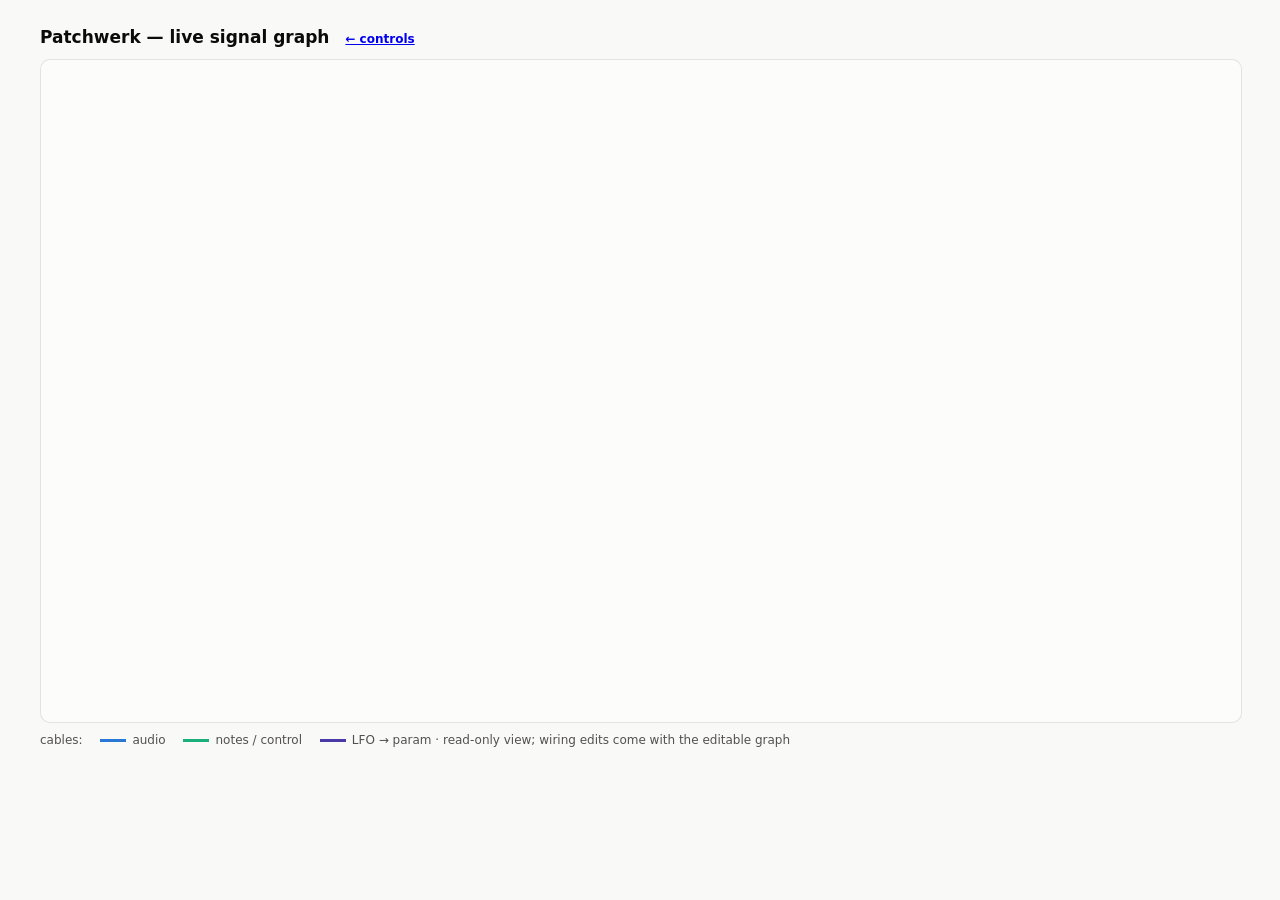
<file: gui/graph.html>
<!DOCTYPE html>
<html lang="en">
<head>
<meta charset="utf-8">
<title>Patchwerk — Signal Graph</title>
<style>
  :root {
    --plane: #f9f9f7; --surface: #fcfcfb; --ink-1: #0b0b0b; --ink-2: #52514e;
    --hairline: #e1e0d9; --border: rgba(11,11,11,0.10);
    --audio: #2a78d6; --ctrl: #1baf7a; --lfo: #4a3aa7; --off: #898781;
  }
  @media (prefers-color-scheme: dark) {
    :root {
      --plane: #0d0d0d; --surface: #1a1a19; --ink-1: #ffffff; --ink-2: #c3c2b7;
      --hairline: #2c2c2a; --border: rgba(255,255,255,0.10);
      --audio: #3987e5; --ctrl: #199e70; --lfo: #9085e9;
    }
  }
  body { margin: 0; background: var(--plane); color: var(--ink-1);
    font-family: system-ui, -apple-system, "Segoe UI", sans-serif; }
  .wrap { max-width: 1200px; margin: 0 auto; padding: 16px; }
  h1 { font-size: 17px; } h1 a { font-size: 12px; margin-left: 10px; }
  svg { width: 100%; background: var(--surface); border: 1px solid var(--border);
    border-radius: 10px; }
  .legend { font-size: 12px; color: var(--ink-2); margin-top: 6px; }
  .legend span { display: inline-block; width: 26px; height: 3px; margin: 0 6px 2px 14px; }
</style>
</head>
<body>
<div class="wrap">
  <h1>Patchwerk — live signal graph <a href="/">← controls</a></h1>
  <svg id="g" viewBox="0 0 1160 640"></svg>
  <div class="legend">
    cables:
    <span style="background:var(--audio)"></span>audio
    <span style="background:var(--ctrl)"></span>notes / control
    <span style="background:var(--lfo)"></span>LFO → param
    · read-only view; wiring edits come with the editable graph
  </div>
</div>
<script>
"use strict";
const svg = document.getElementById("g");
const NS = "http://www.w3.org/2000/svg";

function el(tag, attrs, text) {
  const e = document.createElementNS(NS, tag);
  for (const [k, v] of Object.entries(attrs)) e.setAttribute(k, v);
  if (text) e.textContent = text;
  return e;
}
function css(v) { return getComputedStyle(document.body).getPropertyValue(v).trim(); }

function cable(x1, y1, x2, y2, color, dashed) {
  const dx = Math.max(40, (x2 - x1) / 2);
  const p = el("path", {
    d: `M${x1},${y1} C${x1 + dx},${y1} ${x2 - dx},${y2} ${x2},${y2}`,
    fill: "none", stroke: color, "stroke-width": 2.2,
    ...(dashed ? {"stroke-dasharray": "6 5"} : {}),
  });
  svg.appendChild(p);
}
const FAMILY_COLORS = {
  voice: "#2a78d6", input: "#1baf7a", filter: "#eda100", time: "#199e70",
  dirt: "#eb6834", dyn: "#e87ba4", vox: "#e34948", service: "#4a3aa7",
};
function box(x, y, w, h, title, sub, dim, family) {
  const g = el("g", {});
  g.appendChild(el("rect", {x, y, width: w, height: h, rx: 8,
    fill: css("--plane"), stroke: css("--border"), opacity: dim ? 0.5 : 1}));
  if (family) g.appendChild(el("rect", {x, y: y, width: 4, height: h, rx: 2,
    fill: FAMILY_COLORS[family] || css("--hairline")}));
  g.appendChild(el("text", {x: x + 10, y: y + 20, fill: css("--ink-1"),
    "font-size": 13, "font-weight": 600, opacity: dim ? 0.6 : 1}, title));
  if (sub) g.appendChild(el("text", {x: x + 10, y: y + 36, fill: css("--ink-2"),
    "font-size": 10.5}, sub));
  svg.appendChild(g);
  return {x, y, w, h, right: [x + w, y + h / 2], left: [x, y + h / 2],
          bottom: [x + w / 2, y + h], top: [x + w / 2, y]};
}

function draw(state) {
  svg.innerHTML = "";
  const audio = css("--audio"), ctrl = css("--ctrl"), lfoC = css("--lfo");

  // controllers column
  const kb = box(20, 60, 150, 44, "Controllers", "keys · CP88 · GUI piano");
  const arp = box(20, 150, 150, 44, "Arp" + (state.arp?.enabled ? " ●" : ""),
                  state.arp?.enabled ? `${state.arp.pattern} · ${state.arp.division}` : "passthrough");
  const voice = box(20, 240, 150, 44, "Mono Voice", `→ ${state.voice_target || "?"}`);
  cable(...kb.bottom, ...arp.top, ctrl, true);
  cable(...arp.bottom, ...voice.top, ctrl, true);

  // chain columns
  const chain = state.chain.filter(c => !c.service);
  const services = state.chain.filter(c => c.service);
  const x0 = 240, dx = Math.min(170, 820 / Math.max(chain.length, 1));
  let prev = null;
  const nodes = {};
  chain.forEach((c, i) => {
    const b = box(x0 + i * dx, 200, Math.min(150, dx - 14), 48, c.name,
                  c.family + (c.enabled ? "" : " · bypassed"), !c.enabled, c.family);
    nodes[c.key] = b;
    if (prev) cable(...prev.right, ...b.left, audio);
    prev = b;
  });
  const master = box(1010, 200, 130, 48, "Master", "volume · meters");
  if (prev) cable(...prev.right, ...master.left, audio);
  const out = box(1010, 300, 130, 44, "Audio Out", state.current_output || "default");
  cable(...master.bottom, ...out.top, audio);

  // voice drives the first source
  const first = chain[0] && nodes[chain[0].key];
  if (first) cable(...voice.right, ...first.left, ctrl, true);

  // service sources (drone) into the head bus
  services.forEach((s, i) => {
    const b = box(x0, 90 + i * 60, 150, 44, s.name + " ●",
                  s.key === "drone" ? `root: ${state.drone?.root || "?"}` : "service", !s.enabled);
    nodes[s.key] = b;
    if (first) cable(...b.bottom, ...first.top, audio);
  });

  // drums + looper + click straight to master
  let sideY = 320;
  if (state.drums?.enabled) {
    const d = box(x0, sideY, 150, 44, "Drums ●", "16-step grid");
    cable(...d.right, ...master.left, audio); sideY += 60;
  }
  if (state.looper && state.looper.state !== "empty") {
    const l = box(x0, sideY, 150, 44, `Looper (${state.looper.state})`,
                  `${state.looper.bars} bars · ${state.looper.position || "post"}-arp`);
    cable(...l.right, ...master.left, audio); sideY += 60;
  }
  if (state.transport?.click) {
    const c = box(x0, sideY, 150, 44, "Click ●",
                  `${Math.round(state.transport.bpm)} bpm`);
    cable(...c.right, ...master.left, audio); sideY += 60;
  }

  // LFOs
  (state.lfos || []).forEach((l, i) => {
    const b = box(240 + i * 180, 480, 160, 44, `LFO ∿ ${l.shapes[l.shape]}`,
                  `${l.rate.toFixed(2)} Hz → ${l.key}.${l.param}`);
    const target = nodes[l.key];
    if (target) cable(...b.top, ...target.bottom, lfoC, true);
  });

  // transport strip
  box(20, 480, 170, 44, "Transport",
      `${Math.round(state.transport?.bpm || 0)} bpm · ${state.transport?.beats_per_bar}/4`);
}

let ws, lastMsg = 0, reconnectTimer = null;
function scheduleReconnect(ms) {
  clearTimeout(reconnectTimer);
  reconnectTimer = setTimeout(connect, ms);
}
function connect() {
  if (ws && ws.readyState <= 1) return;
  ws = new WebSocket(`ws://${location.host}/ws`);
  ws.onopen = () => { lastMsg = performance.now(); };
  ws.onmessage = (ev) => {
    lastMsg = performance.now();
    const m = JSON.parse(ev.data);
    if (m.type === "state") draw(m);
  };
  ws.onclose = () => scheduleReconnect(800);
  ws.onerror = () => { try { ws.close(); } catch (_) {} };
}
function ensureLive() {
  if (!ws || ws.readyState >= 2) { connect(); return; }
  if (ws.readyState === 1 && performance.now() - lastMsg > 3000) {
    try { ws.close(); } catch (_) {}
    scheduleReconnect(150);
  }
}
setInterval(() => { if (!document.hidden) ensureLive(); }, 2000);
window.addEventListener("focus", ensureLive);
document.addEventListener("pointerdown", ensureLive, true);
connect();
</script>
</body>
</html>
</file>
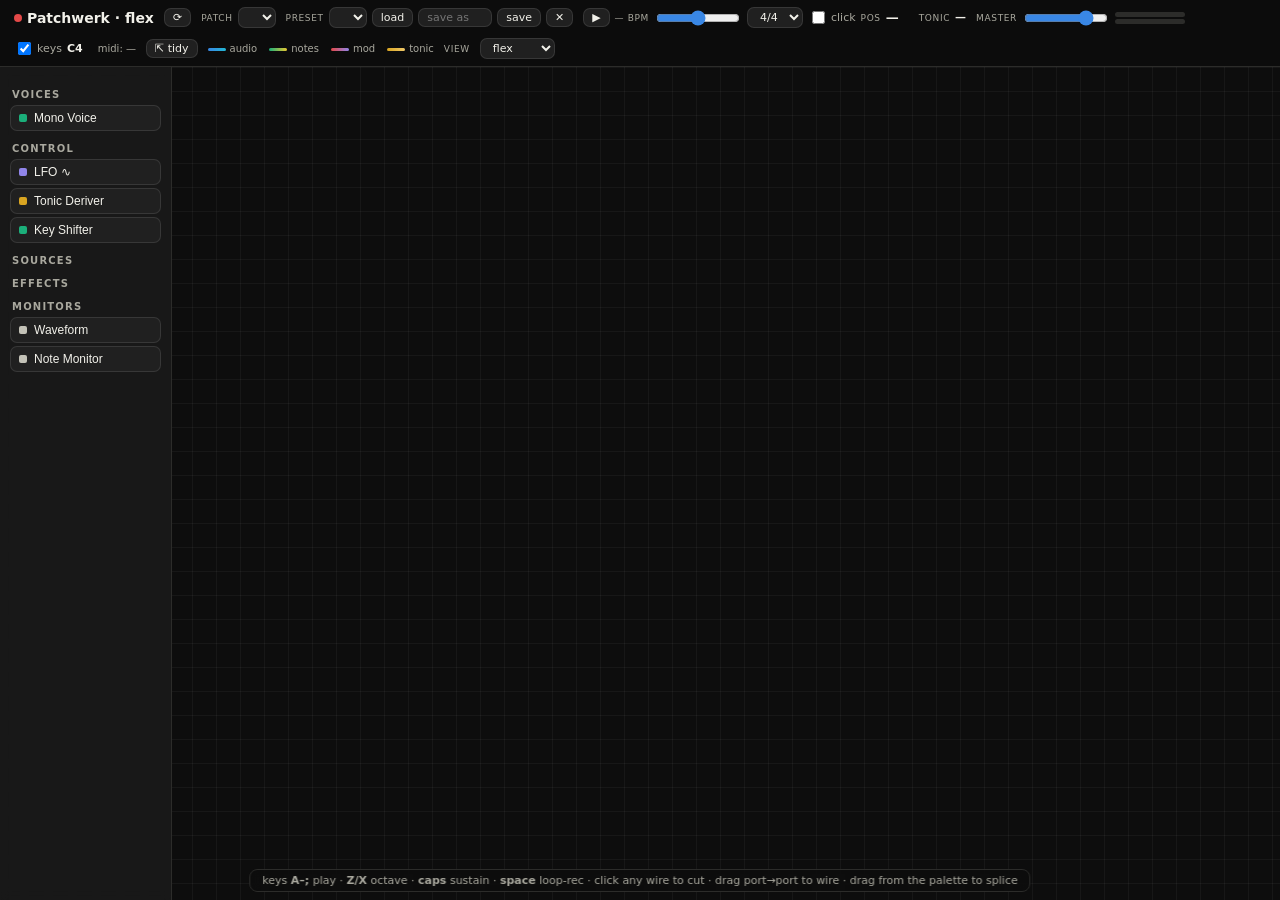
<file: gui/legacy/flex.html>
<!DOCTYPE html>
<html lang="en">
<head>
<meta charset="utf-8">
<meta name="viewport" content="width=device-width, initial-scale=1">
<title>Patchwerk — Flex</title>
<style>
  :root {
    --plane: #0d0d0d; --surface: #1a1a19; --card: #202020; --ink-1: #f2f1ea;
    --ink-2: #a9a89e; --hairline: #2c2c2a; --border: rgba(255,255,255,0.10);
    --audio: #3987e5; --ctl: #1baf7a; --mod: #9085e9; --tonic: #d9a521;
    --danger: #e34948; --meter: #1baf7a; --grid: rgba(255,255,255,0.045);
  }
  * { box-sizing: border-box; }
  html, body { margin: 0; height: 100%; overflow: hidden; }
  body { background: var(--plane); color: var(--ink-1);
    font-family: system-ui, -apple-system, "Segoe UI", sans-serif; font-size: 13px;
    /* a patch canvas is all drags — never let a gesture select text */
    -webkit-user-select: none; user-select: none; }
  input, textarea { -webkit-user-select: auto; user-select: auto; }

  header { position: fixed; inset: 0 0 auto 0; z-index: 40; display: flex; gap: 10px;
    align-items: center; flex-wrap: wrap; padding: 7px 14px;
    background: color-mix(in srgb, var(--plane) 85%, transparent);
    backdrop-filter: blur(6px); border-bottom: 1px solid var(--hairline); }
  header h1 { font-size: 14px; margin: 0; font-weight: 650; white-space: nowrap; }
  header .grp { display: flex; gap: 5px; align-items: center; white-space: nowrap; }
  header .lb { font-size: 9px; letter-spacing: 0.07em; color: var(--ink-2);
    text-transform: uppercase; }
  header button, header select, header input[type=text] { background: var(--card);
    color: var(--ink-1); font-size: 11px; border: 1px solid var(--border);
    border-radius: 7px; padding: 2px 8px; cursor: pointer; font-family: inherit; }
  header input[type=text] { cursor: text; width: 74px; }
  header select { max-width: 120px; }
  header button:hover { border-color: var(--ink-2); }
  header input[type=range] { width: 84px; accent-color: var(--audio); height: 14px; }
  header a { color: var(--ink-2); font-size: 11px; text-decoration: none; }
  header a:hover { color: var(--ink-1); }
  header label { font-size: 11px; color: var(--ink-2); display: flex; gap: 3px;
    align-items: center; }
  #status { display: inline-block; width: 8px; height: 8px; border-radius: 50%;
    background: var(--danger); margin-right: 5px; vertical-align: 1px; }
  #status.ok { background: var(--meter); }
  .mbars { display: flex; flex-direction: column; gap: 2px; width: 70px; }
  .mbars > div { height: 5px; background: var(--hairline); border-radius: 3px; overflow: hidden; }
  .mbars > div > div { height: 100%; width: 0%; background: var(--meter);
    transition: width 50ms linear; }
  .mbars > div.clip > div { background: var(--danger); }
  #beat-pos { font-variant-numeric: tabular-nums; min-width: 28px; display: inline-block;
    color: var(--ink-1); }
  #midi-ind { font-size: 10px; color: var(--ink-2); max-width: 130px; overflow: hidden;
    text-overflow: ellipsis; }

  #palette { position: fixed; top: 54px; left: 0; bottom: 0; width: 172px; z-index: 30;
    background: color-mix(in srgb, var(--surface) 92%, transparent); border-right: 1px solid var(--hairline);
    overflow-y: auto; padding: 10px; backdrop-filter: blur(6px); }
  #palette h3 { font-size: 10px; letter-spacing: 0.12em; text-transform: uppercase;
    color: var(--ink-2); margin: 12px 2px 5px; font-weight: 600; }
  #palette button { display: flex; align-items: center; gap: 7px; width: 100%; text-align: left;
    background: var(--card); color: var(--ink-1); border: 1px solid var(--border);
    border-radius: 7px; padding: 5px 8px; margin: 3px 0; font-size: 12px; cursor: pointer; }
  #palette button:hover { border-color: var(--ink-2); }
  #palette button i { width: 8px; height: 8px; border-radius: 2px; flex: none; }

  #board { position: absolute; inset: 54px 0 0 0; overflow: auto; }
  #world { position: relative; width: 2600px; height: 1800px;
    background-image: linear-gradient(var(--grid) 1px, transparent 1px),
                      linear-gradient(90deg, var(--grid) 1px, transparent 1px);
    background-size: 24px 24px; }
  svg#wires { position: absolute; inset: 0; width: 100%; height: 100%; pointer-events: none; }
  svg#wires path.hit { pointer-events: stroke; cursor: default; }
  /* v8: wire labels are DRAG HANDLES — grab a badge, drop it on a module */
  #wire-labels g { pointer-events: auto; cursor: grab; }
  .mod.splice-target { border-color: rgba(255,255,255,0.85);
    box-shadow: 0 0 0 1.5px rgba(255,255,255,0.55), 0 3px 14px rgba(0,0,0,0.45); }
  svg#wires path.hit.cuttable { cursor: pointer; }
  svg#wires path.splice-hi { stroke-width: 5 !important;
    filter: brightness(1.4) drop-shadow(0 0 4px rgba(255,255,255,0.45)); }
  svg#wires path.flow { stroke: #fff; stroke-width: 2.7; fill: none;
    stroke-linecap: round; stroke-dasharray: 0.1 16;
    animation: flowdots 0.55s linear infinite; opacity: 0.95; }
  @keyframes flowdots { to { stroke-dashoffset: -16.1; } }
  svg#wiretop { position: absolute; inset: 0; width: 100%; height: 100%;
    pointer-events: none; z-index: 15; }

  .mod { position: absolute; width: 170px; background: var(--card);
    border: 1px solid var(--border); border-radius: 9px; user-select: none;
    box-shadow: 0 3px 14px rgba(0,0,0,0.45); z-index: 1; }
  .mod.dragging { opacity: 0.9; box-shadow: 0 10px 26px rgba(0,0,0,0.6); z-index: 20; }
  .mod.shifting { transition: left 140ms ease, top 140ms ease; }
  .mod.bypassed .body, .mod.bypassed .viz-sec { opacity: 0.4; }
  .mod.rec { outline: 1.5px solid var(--danger); box-shadow: 0 0 10px rgba(227,73,72,0.5); }
  .mod .head { display: flex; align-items: center; gap: 7px; padding: 7px 9px 4px; cursor: grab; }
  .mod .head:active { cursor: grabbing; }
  .mod .stripe { width: 4px; align-self: stretch; border-radius: 3px; flex: none; }
  .mod .title { font-weight: 640; font-size: 12.5px; line-height: 1.15; }
  .mod .sub { font-size: 9.5px; color: var(--ink-2); }
  .mod .kill { margin-left: 2px; color: var(--ink-2); font-size: 11px; cursor: pointer;
    padding: 0 2px; border-radius: 4px; }
  .mod .kill:hover { color: var(--danger); }
  .mod .onoff { margin-left: auto; width: 12px; height: 12px; accent-color: var(--ctl);
    cursor: pointer; flex: none; }
  .mod .body { padding: 1px 10px 8px 14px; }
  .mini { display: flex; align-items: center; gap: 6px; margin: 2.5px 0; height: 11px; }
  .mini label { font-size: 9px; color: var(--ink-2); width: 48px; flex: none;
    white-space: nowrap; overflow: hidden; text-overflow: ellipsis; }
  .mini .track { flex: 1; height: 11px; position: relative; cursor: ew-resize; }
  .mini .track::before { content: ""; position: absolute; top: 4px; left: 0; right: 0;
    height: 3px; border-radius: 2px; background: var(--hairline); }
  .mini .track i { position: absolute; top: 50%; transform: translate(-50%, -50%);
    width: 7px; height: 7px; border-radius: 50%; background: var(--ink-2); }
  .mini .track i.zero { background: var(--danger); }
  .mini.mapped .track i { background: var(--mod); }
  .mini .v { width: 34px; flex: none; font-size: 8.5px; color: var(--ink-2);
    text-align: right; font-variant-numeric: tabular-nums; white-space: nowrap;
    overflow: hidden; }
  .mini .chip { flex: 1; font-size: 9px; color: var(--ink-1); background: var(--hairline);
    border-radius: 3px; padding: 0 5px; line-height: 11px; cursor: pointer;
    white-space: nowrap; overflow: hidden; text-overflow: ellipsis; }
  .mini .chip:hover { background: #3a3a38; }
  .mini .chip.static { cursor: default; }
  .viz-sec { padding: 3px 10px 8px 14px; }
  canvas.vz { width: 100%; display: block; background: var(--plane);
    border: 1px solid var(--hairline); border-radius: 6px; }
  .deckbtns { display: flex; gap: 4px; margin: 3px 0; }
  .deckbtns button { flex: 1; background: var(--hairline); color: var(--ink-1); border: 0;
    border-radius: 4px; font-size: 9px; padding: 2px 0; cursor: pointer; font-family: inherit; }
  .deckbtns button:hover { background: #3a3a38; }
  .deckbtns button.recbtn { color: var(--danger); font-weight: 700; }
  .dgrid { display: grid; grid-template-columns: repeat(16, 1fr); gap: 2px; margin: 2px 0; }
  .dlane { font-size: 8px; color: var(--ink-2); height: 9px; margin-top: 3px; }
  .dstep { aspect-ratio: 1; border: 0; padding: 0; border-radius: 2px;
    background: var(--hairline); cursor: pointer; }
  .dstep.on { background: var(--audio); }
  .dstep.q { box-shadow: inset 0 0 0 1px rgba(255,255,255,0.14); }
  .dstep.ph { outline: 1.5px solid rgba(255,255,255,0.75); }
  .expander { cursor: pointer; color: var(--ink-2); font-size: 10px; padding: 0 3px;
    margin-left: 2px; }
  .expander:hover { color: var(--ink-1); }
  /* key shifter: progression step strip + the pop-out key palette */
  .ksgrid { display: grid; grid-template-columns: repeat(8, 1fr); gap: 2px; margin: 2px 0; }
  .ksstep { aspect-ratio: 1; border: 0; padding: 0; border-radius: 2px;
    background: var(--hairline); cursor: pointer; color: var(--ink-2);
    font-size: 8px; font-family: inherit; line-height: 1; }
  .ksstep.on { background: var(--ctl); color: #0d0d0d; font-weight: 700; }
  .ksstep.sel { outline: 1.5px solid #fff; }
  .ksstep.ph { box-shadow: 0 0 0 1.5px rgba(255,255,255,0.75); }
  #keypop { position: fixed; z-index: 80; background: var(--card);
    border: 1px solid var(--ink-2); border-radius: 9px; padding: 6px;
    display: grid; grid-template-columns: repeat(4, 1fr); gap: 3px;
    box-shadow: 0 10px 26px rgba(0,0,0,0.6); }
  #keypop button { background: var(--hairline); color: var(--ink-1); border: 0;
    border-radius: 5px; font-size: 10px; padding: 5px 7px; cursor: pointer;
    font-family: inherit; white-space: nowrap; }
  #keypop button:hover { background: #3a3a38; }
  #keypop button.sel { background: var(--ctl); color: #0d0d0d; font-weight: 700; }

  .port { position: absolute; width: 12px; height: 12px; border-radius: 50%;
    border: 2px solid var(--plane); cursor: crosshair; z-index: 5; }
  .port.subtle { width: 9px; height: 9px; border-width: 1.5px; opacity: 0.78; }
  .port::after { content: attr(data-label); position: absolute;
    font-size: 8.5px; color: var(--ink-2); white-space: nowrap; pointer-events: none;
    opacity: 0; transition: opacity 120ms; }
  .port.e-top::after { top: 14px; left: 50%; transform: translateX(-50%); }
  .port.e-bottom::after { bottom: 14px; left: 50%; transform: translateX(-50%); }
  .port.e-left::after { left: 13px; top: 50%; transform: translateY(-50%); }
  .port.e-right::after { right: 13px; top: 50%; transform: translateY(-50%); }
  .mod:hover .port::after, .port.hot::after { opacity: 1; }
  .port[data-sig=audio] { background: var(--audio); }
  .port[data-sig=ctl]   { background: var(--ctl); }
  .port[data-sig=mod]   { background: var(--mod); }
  /* tonic handles sit above the quiet per-param mod handles on the same edge */
  .port[data-sig=tonic] { background: var(--tonic); z-index: 6; }
  .port.quiet { width: 7px; height: 7px; border-width: 1.5px;
    background: #6f6d64; opacity: 0.5; }
  .port.quiet:hover, .port.quiet.hot { opacity: 1; background: var(--mod); }
  .port.hot { box-shadow: 0 0 0 4px color-mix(in srgb, currentColor 30%, transparent); }
  .legend { display: flex; gap: 12px; font-size: 10px; color: var(--ink-2); }
  .legend b { display: inline-block; width: 18px; height: 3px; border-radius: 2px;
    vertical-align: middle; margin-right: 4px; }
  .hint { position: fixed; bottom: 8px; left: 50%; transform: translateX(-50%);
    z-index: 40; font-size: 11px; color: var(--ink-2);
    background: color-mix(in srgb, var(--plane) 85%, transparent);
    border: 1px solid var(--hairline); border-radius: 8px; padding: 4px 12px;
    backdrop-filter: blur(6px); white-space: nowrap; }
  #toast { position: fixed; bottom: 40px; left: 50%; transform: translateX(-50%);
    z-index: 60; font-size: 11px; color: var(--ink-1); background: #2c2c2a;
    border: 1px solid var(--border); border-radius: 8px; padding: 5px 14px;
    opacity: 0; transition: opacity 200ms; pointer-events: none; white-space: nowrap; }
  #toast.show { opacity: 1; }
  #ghost-card { position: fixed; z-index: 70; width: 170px; pointer-events: none;
    background: var(--card); border: 1px solid var(--ink-2); border-radius: 9px;
    opacity: 0.85; box-shadow: 0 10px 26px rgba(0,0,0,0.6); padding: 8px 10px;
    display: flex; align-items: center; gap: 7px; font-size: 12.5px; font-weight: 640; }
  #ghost-card i { width: 4px; height: 22px; border-radius: 3px; flex: none; }
</style>
</head>
<body>
<header id="hdr">
  <h1><span id="status"></span>Patchwerk · flex</h1>
  <button id="reconnect-btn" title="force reconnect">⟳</button>
  <div class="grp"><span class="lb">patch</span><select id="patch-sel"></select></div>
  <div class="grp"><span class="lb">preset</span><select id="preset-sel"></select>
    <button id="preset-load">load</button>
    <input type="text" id="preset-name" placeholder="save as">
    <button id="preset-save">save</button>
    <button id="preset-del" title="delete selected">✕</button></div>
  <div class="grp"><button id="play-btn" title="transport play/stop">▶</button>
    <span class="lb" id="bpm-v">— bpm</span>
    <input type="range" id="bpm" min="40" max="220" step="1">
    <select id="meter" title="meter"><option value="2">2/4</option><option value="3">3/4</option>
      <option value="4" selected>4/4</option><option value="6">6/8</option></select>
    <label><input type="checkbox" id="click-on">click</label>
    <span class="lb">pos</span><b id="beat-pos">—</b>
    <span class="lb">tonic</span><b id="tonic-root" style="font-size:11px">—</b></div>
  <div class="grp"><span class="lb">master</span>
    <input type="range" id="vol" min="0" max="1" step="0.001" value="0.8">
    <div class="mbars"><div id="m-out-l"><div></div></div><div id="m-out-r"><div></div></div></div></div>
  <div class="grp"><label><input type="checkbox" id="keys-on" checked>keys</label>
    <b id="oct" style="font-size:11px">C4</b>
    <b id="caps-note" style="color:var(--danger);font-size:10px"></b></div>
  <span id="midi-ind">midi: —</span>
  <button id="tidy" title="compact the layout">⇱ tidy</button>
  <div class="legend">
    <span><b style="background:linear-gradient(90deg,#3987e5,#22b8d4)"></b>audio</span>
    <span><b style="background:linear-gradient(90deg,#1baf7a,#e8c832)"></b>notes</span>
    <span><b style="background:linear-gradient(90deg,#e34948,#9085e9)"></b>mod</span>
    <span data-legend="tonic"><b style="background:linear-gradient(90deg,#d9a521,#f0c96a)"></b>tonic</span>
  </div>
  <span class="lb">view</span><select id="view-sel" title="switch view">
    <option value="/">blocks</option>
    <option value="/flex" selected>flex</option>
    <option value="/legacy">legacy</option>
  </select>
</header>
<div id="palette"></div>
<div id="board"><div id="world">
  <svg id="wires">
    <g id="wire-perm"></g>
    <g id="wire-labels" style="font: 600 8.5px system-ui; text-anchor: middle;"></g>
    <path id="wire-live" fill="none" stroke-width="2.5" stroke-dasharray="5 5" style="display:none"/>
  </svg>
  <svg id="wiretop"></svg>
</div></div>
<div class="hint">keys <b>A–;</b> play · <b>Z/X</b> octave · <b>caps</b> sustain · <b>space</b> loop-rec
  · click any wire to cut · drag port→port to wire · drag from the palette to splice</div>
<div id="toast"></div>

<script>
"use strict";
// ============================================================================
// flex.html — the subway-routed patch canvas from the visual prototype, wired
// to the REAL synth over the websocket protocol (see synthbase/server.py).
// Graph nodes/wires are DERIVED from every `state` message; card positions
// survive rebuilds (and reloads, via localStorage keyed by patch name).
// ============================================================================
const GRID = 24, CARD_W = 170, CELL = 12;
const WORLD_W = 2600, WORLD_H = 1800;
const COLS = WORLD_W / CELL | 0, ROWS = WORLD_H / CELL | 0;

const FAMILY = {
  voice: "#3987e5", input: "#1baf7a", filter: "#eda100", time: "#199e70",
  dirt: "#eb6834", dyn: "#e87ba4", vox: "#e34948", service: "#9085e9",
  io: "#c3c2b7", ctl: "#1baf7a", source: "#3987e5", effect: "#199e70",
  psine: "#22b8d4",
};
// subway line palettes — audio owns the cools, notes/control green→yellow,
// mod the warm+violet half (the population that grows), tonic amber/gold.
const LINES = {
  audio: ["#3987e5", "#22b8d4", "#1f9e9e", "#6db1ff", "#4a5fd0", "#7fd4ef"],
  ctl:   ["#1baf7a", "#8cc63f", "#e8c832", "#4fd08c", "#c9d94d", "#0f8f66"],
  mod:   ["#e34948", "#f2842c", "#d446b8", "#9085e9", "#e87ba4", "#ff6b5e", "#7a5fd0"],
  tonic: ["#d9a521", "#f0c96a", "#b8860b", "#e8b93e"],
};
const lineCount = {audio: 0, ctl: 0, mod: 0, tonic: 0};
const BASE_R = 9, LANE = 6;
const LANE_SEQ = [0, -1, 1, -2, 2, -3, 3];
const SIG_CSS = {audio: "var(--audio)", ctl: "var(--ctl)", mod: "var(--mod)",
                 tonic: "var(--tonic)"};

const world = document.getElementById("world");
const wiresPerm = document.getElementById("wire-perm");
const wireLive = document.getElementById("wire-live");
const $ = (id) => document.getElementById(id);

const nodes = new Map();      // gid -> node
const wires = [];
let state = null;

// ---------- websocket (legacy's watchdog verbatim) ----------
let ws = null, lastMsg = 0, reconnectTimer = null;
function scheduleReconnect(ms) {
  clearTimeout(reconnectTimer);
  reconnectTimer = setTimeout(connect, ms);
}
function connect() {
  if (ws && ws.readyState <= 1) return;
  try {
    ws = new WebSocket(`ws://${location.host}/ws`);
  } catch (_) {   // file:// or bad host — keep the page alive, retry later
    scheduleReconnect(3000);
    return;
  }
  ws.onopen = () => {
    lastMsg = performance.now();
    $("status").classList.add("ok");
    // flush anything queued while the socket was down — a dropped note_off
    // or all_notes_off leaves stuck notes + never-clearing monitor bars
    const q = outbox.splice(0, outbox.length);
    for (const m of q) {
      try { ws.send(JSON.stringify(m)); } catch (_) { break; }
    }
    // a fresh socket means the server already silenced us (last-client
    // disconnect = all_notes_off) — any tap still open predates this
    // connection and would otherwise pin a full-width bar forever
    for (const ev of tapNotes) if (ev.t1 === null) ev.t1 = performance.now();
  };
  ws.onclose = () => { $("status").classList.remove("ok"); scheduleReconnect(800); };
  ws.onerror = () => { try { ws.close(); } catch (_) {} };
  ws.onmessage = (ev) => {
    lastMsg = performance.now();
    const m = JSON.parse(ev.data);
    if (m.type === "state") { state = m; onState(); }
    else if (m.type === "meters") onMeters(m);
    else if (m.type === "param") onParam(m);
    else if (m.type === "midi") onMidi(m.event);
    else if (m.type === "beat") onBeat(m);
    else if (m.type === "tonic") $("tonic-root").textContent = m.root || "—";
    else if (m.type === "scope_data") onScopeData(m);
    else if (m.type === "error") console.warn("server:", m.message);
  };
}
// messages sent during a reconnect gap are QUEUED, not dropped (v7: dropped
// note_offs were leaving stuck notes and permanent green monitor bars)
const outbox = [];
function send(m) {
  if (ws && ws.readyState === 1) ws.send(JSON.stringify(m));
  else {
    outbox.push(m);
    if (outbox.length > 200) outbox.shift();  // bounded: knob spam can go
  }
}
function ensureLive() {
  if (!ws || ws.readyState >= 2) { connect(); return; }
  if (ws.readyState === 1 && performance.now() - lastMsg > 3000) {
    $("status").classList.remove("ok");
    try { ws.close(); } catch (_) {}
    scheduleReconnect(150);
  }
}
setInterval(() => { if (!document.hidden) ensureLive(); }, 2000);
window.addEventListener("focus", ensureLive);
document.addEventListener("visibilitychange", () => { if (!document.hidden) ensureLive(); });
document.addEventListener("pointerdown", ensureLive, true);
window.addEventListener("keydown", ensureLive, true);
$("view-sel").addEventListener("change", (e) => { location.href = e.target.value; });
$("reconnect-btn").addEventListener("click", (e) => {
  try { ws && ws.close(); } catch (_) {}
  scheduleReconnect(100);
  e.target.blur();
});

// ---------- unit <-> value curve math (legacy verbatim) ----------
function fmt(v) {
  if (v >= 1000) return v.toFixed(0);
  if (v >= 100) return v.toFixed(1);
  if (v >= 10) return v.toFixed(2);
  return v.toFixed(3);
}
function toUnit(p, value) {
  if (p.curve === "exp") {
    const lo = Math.max(p.min, 1e-6);
    return Math.log(value / lo) / Math.log(p.max / lo);
  }
  return (value - p.min) / (p.max - p.min || 1);
}
function fromUnit(p, u) {
  if (p.curve === "exp") {
    const lo = Math.max(p.min, 1e-6);
    return lo * Math.pow(p.max / lo, u);
  }
  return p.min + u * (p.max - p.min);
}
const timers = {};
function throttled(key, fn, ms = 30) {
  if (timers[key]) { timers[key].fn = fn; return; }
  fn();
  timers[key] = { fn: null };
  setTimeout(() => {
    const pending = timers[key].fn;
    delete timers[key];
    if (pending) throttled(key, pending, ms);
  }, ms);
}

// ---------- layout persistence ----------
// positions per patch: {pos: {gid: [x,y]}, monitors: [[gid, type, x, y, expanded]], monN}
let currentPatch = null, posMem = {}, monN = 1;
function storeKey(patch) { return "supersynth.flex." + patch; }
function saveLayout() {
  if (!currentPatch) return;
  throttled("savelayout", () => {
    for (const n of nodes.values()) posMem[n.gid] = [n.x, n.y];
    const monitors = [...nodes.values()].filter(n => n.persistent && n.montype)
      .map(n => [n.gid, n.montype, n.x, n.y, !!n.expanded]);
    try {
      localStorage.setItem(storeKey(currentPatch),
        JSON.stringify({pos: posMem, monitors, monN}));
    } catch (_) {}
  }, 400);
}
function loadLayout(patch) {
  try {
    const d = JSON.parse(localStorage.getItem(storeKey(patch)) || "{}");
    posMem = d.pos || {};
    monN = d.monN || 1;
    return d.monitors || [];
  } catch (_) { posMem = {}; return []; }
}

// ---------- generic card builder ----------
function snap(v) { return Math.max(0, Math.round(v / GRID) * GRID); }
const MIN_X = 8 * GRID, MIN_Y = 3 * GRID;   // header/palette must not swallow cards
function place(node) {
  const h = node.el.offsetHeight || 64;
  node.x = Math.min(WORLD_W - (node.w || CARD_W) - GRID, Math.max(MIN_X, node.x));
  node.y = Math.min(WORLD_H - h - GRID, Math.max(MIN_Y, node.y));
  node.el.style.left = node.x + "px"; node.el.style.top = node.y + "px";
}
function esc(s) { return String(s).replace(/&/g, "&amp;").replace(/</g, "&lt;"); }

// live param widgets, keyed "<gid>.<pname>" — `param` echoes land here
const uiParam = {};
let sliderDrag = null;         // id of the track being dragged (blocks echo + rebuild)

function rowSlider(node, pname, opts) {
  // opts: {unit, text, onUnit, valText(u), mapped}
  const id = `${node.gid}.${pname}`;
  const row = document.createElement("div");
  row.className = "mini" + (opts.mapped ? " mapped" : "");
  row.innerHTML = `<label title="${esc(pname)}">${esc(pname)}${opts.mapped ? " ∿" : ""}</label>
    <div class="track"><i></i></div><span class="v"></span>`;
  const track = row.querySelector(".track"), thumb = track.firstElementChild,
        vEl = row.querySelector(".v");
  const setUI = (u, txt) => {
    thumb.style.left = (Math.min(1, Math.max(0, u)) * 100) + "%";
    thumb.classList.toggle("zero", u <= 0.02);
    vEl.textContent = txt;
  };
  setUI(opts.unit, opts.text);
  track.addEventListener("pointerdown", (e) => {
    e.stopPropagation();
    sliderDrag = id;
    track.setPointerCapture(e.pointerId);
    const mv = (ev) => {
      const r = track.getBoundingClientRect();
      const u = Math.min(1, Math.max(0, (ev.clientX - r.left) / r.width));
      setUI(u, opts.valText(u));
      opts.onUnit(u);
    };
    mv(e);
    track.addEventListener("pointermove", mv);
    const done = () => {
      track.removeEventListener("pointermove", mv);
      sliderDrag = null;
      flushRebuild();
    };
    track.addEventListener("pointerup", done, {once: true});
    track.addEventListener("pointercancel", done, {once: true});
  });
  uiParam[id] = setUI;
  return row;
}
function rowChip(node, pname, opts) {
  // opts: {text, onClick, static}
  const id = `${node.gid}.${pname}`;
  const row = document.createElement("div");
  row.className = "mini";
  row.innerHTML = `<label title="${esc(pname)}">${esc(pname)}</label>
    <span class="chip${opts.static ? " static" : ""}"></span>`;
  const chip = row.querySelector(".chip");
  chip.textContent = opts.text;
  chip.addEventListener("pointerdown", (e) => e.stopPropagation());
  if (opts.onClick) chip.addEventListener("click", () => opts.onClick(chip));
  uiParam[id] = (u, txt) => { chip.textContent = txt; };
  return row;
}

// cfg: {gid, name, short, sub, fam, headCheck:{checked,onChange}|null, kill:fn|null,
//       rows:[el...], vizHTML, expandable, expanded, persistent, ports:[[dir,sig,label]],
//       quietRows:[{pname,rowEl}] added after body build}
function addCard(cfg) {
  const el = document.createElement("div");
  el.className = "mod";
  const stripe = FAMILY[cfg.fam] || "#888";
  el.innerHTML = `
    <div class="head"><div class="stripe" style="background:${stripe}"></div>
      <div><div class="title">${esc(cfg.name)}</div><div class="sub">${esc(cfg.sub || "")}</div></div>
    </div><div class="body"></div>`;
  const head = el.querySelector(".head");
  if (cfg.headCheck) {
    const cb = document.createElement("input");
    cb.type = "checkbox"; cb.className = "onoff"; cb.checked = !!cfg.headCheck.checked;
    cb.title = "enabled";
    cb.addEventListener("pointerdown", (e) => e.stopPropagation());
    cb.addEventListener("change", (e) => { cfg.headCheck.onChange(cb.checked); e.target.blur(); });
    head.appendChild(cb);
    if (!cfg.headCheck.checked) el.classList.add("bypassed");
  }
  if (cfg.expandable) {
    const ex = document.createElement("span");
    ex.className = "expander"; ex.textContent = cfg.expanded ? "▾" : "▸";
    ex.title = "expand";
    if (!cfg.headCheck) ex.style.marginLeft = "auto";
    head.appendChild(ex);
  }
  if (cfg.kill) {
    const k = document.createElement("span");
    k.className = "kill"; k.textContent = "✕"; k.title = "remove";
    if (!cfg.headCheck && !cfg.expandable) k.style.marginLeft = "auto";
    head.appendChild(k);
    k.addEventListener("pointerdown", (e) => e.stopPropagation());
    k.addEventListener("click", () => cfg.kill(node));
  }
  const body = el.querySelector(".body");
  for (const r of (cfg.rows || [])) body.appendChild(r);
  if (cfg.vizHTML) {
    const vs = document.createElement("div");
    vs.className = "viz-sec";
    vs.innerHTML = cfg.vizHTML;
    el.appendChild(vs);
    if (cfg.expandable && !cfg.expanded) vs.style.display = "none";
  }
  world.appendChild(el);
  const node = {gid: cfg.gid, name: cfg.name, short: cfg.short || cfg.name.split(" ")[0],
                fam: cfg.fam, x: 0, y: 0, el, ports: [], w: CARD_W,
                expanded: !!cfg.expanded, persistent: !!cfg.persistent,
                montype: cfg.montype || null, seed: !!cfg.seed, mod: cfg.mod || null};
  if (cfg.expandable) {
    const ex = el.querySelector(".expander"), vs = el.querySelector(".viz-sec");
    ex.addEventListener("pointerdown", (e) => e.stopPropagation());
    ex.addEventListener("click", (e) => {
      e.stopPropagation();
      node.expanded = !node.expanded;
      ex.textContent = node.expanded ? "▾" : "▸";
      if (vs) vs.style.display = node.expanded ? "" : "none";
      node.w = (node.expanded && cfg.wide) ? 240 : CARD_W;   // drum grid needs finger room
      el.style.width = node.w + "px";
      requestAnimationFrame(() => { layoutPorts(node); rebuildObstacles(); rerouteAll(); });
      saveLayout();
    });
    if (node.expanded && cfg.wide) { node.w = 240; el.style.width = "240px"; }
  }
  // primary ports
  for (const [dir, sig, label] of (cfg.ports || [])) {
    const p = document.createElement("div");
    p.className = `port ${dir}`;
    p.dataset.sig = sig; p.dataset.label = label;
    p.style.color = SIG_CSS[sig];
    node.ports.push({dir, sig, label, el: p});
    el.appendChild(p);
  }
  // quiet mod-target handles on param rows
  for (const q of (cfg.quietRows || [])) {
    const p = document.createElement("div");
    p.className = "port in quiet";
    p.dataset.sig = "mod"; p.dataset.label = q.pname;
    p.style.color = SIG_CSS.mod;
    node.ports.push({dir: "in", sig: "mod", label: q.pname, param: q.pname,
                     quiet: true, rowEl: q.rowEl, el: p});
    el.appendChild(p);
  }
  nodes.set(node.gid, node);
  bindNode(node);
  return node;
}
function removeNode(node) {
  for (const w of [...wires])
    if (w.from.node === node || w.to.node === node) removeWire(w);
  node.el.remove();
  nodes.delete(node.gid);
}

// ---------- ports geometry (prototype verbatim) ----------
const NORMALS = {top: [0, -1], bottom: [0, 1], left: [-1, 0], right: [1, 0]};
function layoutPorts(node) {
  const h = node.el.offsetHeight || 64;
  for (const p of node.ports.filter(q => q.quiet)) {
    p.edge = "left";
    p.el.classList.add("e-left");
    p.ox = 0;
    p.oy = p.rowEl ? p.rowEl.offsetTop + p.rowEl.offsetHeight / 2 : h / 2;
    p.el.style.left = (p.ox - 3.5) + "px";
    p.el.style.top = (p.oy - 3.5) + "px";
  }
  // TONIC INS pin to the card's UPPER-LEFT CORNER (v8) — a fixed spot that
  // cannot collide with the audio in (top center) or the quiet per-param
  // handles (left edge at row heights below the head): the amber root socket
  for (const p of node.ports.filter(q => !q.quiet && q.sig === "tonic" &&
                                         q.dir === "in")) {
    p.edge = "left";
    p.el.classList.remove("e-top", "e-bottom", "e-right");
    p.el.classList.add("e-left", "subtle");
    p.ox = 0;
    p.oy = 10;
    p.el.style.left = (p.ox - 4.5) + "px";
    p.el.style.top = (p.oy - 4.5) + "px";
  }
  // mod handles ride the sides (subtle); audio/ctl flow top→bottom; the
  // deriver's tonic OUT keeps the right edge
  const side = (p) => p.sig === "mod" || p.sig === "tonic";
  const cornered = (p) => p.sig === "tonic" && p.dir === "in";
  const groups = {
    top:    node.ports.filter(p => !p.quiet && !side(p) && p.dir === "in"),
    bottom: node.ports.filter(p => !p.quiet && !side(p) && p.dir === "out"),
    left:   node.ports.filter(p => !p.quiet && side(p) && !cornered(p) &&
                                   p.dir === "in"),
    right:  node.ports.filter(p => !p.quiet && side(p) && p.dir === "out"),
  };
  for (const [edge, list] of Object.entries(groups)) list.forEach((p, i) => {
    p.edge = edge;
    p.el.classList.remove("e-top", "e-bottom", "e-left", "e-right");
    p.el.classList.add("e-" + edge);
    p.el.classList.toggle("subtle", side(p));
    const half = side(p) ? 4.5 : 6;
    if (edge === "top" || edge === "bottom") {
      const cw = node.w || CARD_W;
      let x = cw * (i + 1) / (list.length + 1);
      x = Math.round((node.x + x) / CELL) * CELL - node.x;   // on a routing lane
      x = Math.min(cw - 10, Math.max(10, x));
      p.ox = x; p.oy = edge === "top" ? 0 : h;
    } else {
      let y = h * (i + 1) / (list.length + 1);
      y = Math.round((node.y + y) / CELL) * CELL - node.y;
      y = Math.min(h - 8, Math.max(8, y));
      p.ox = edge === "left" ? 0 : (node.w || CARD_W); p.oy = y;
    }
    p.el.style.left = (p.ox - half) + "px";
    p.el.style.top = (p.oy - half) + "px";
  });
}
function portXY(node, port) { return [node.x + port.ox, node.y + port.oy]; }
function portNormal(port) {
  return NORMALS[port.edge || (port.dir === "out" ? "bottom" : "top")];
}

// ---------- obstacle map + A* router (prototype verbatim) ----------
let obst = new Uint8Array(COLS * ROWS);
const core = new Uint8Array(COLS * ROWS);
function rebuildObstacles(skip) {
  obst.fill(0); core.fill(0);
  for (const n of nodes.values()) {
    if (n === skip) continue;
    const h = n.el.offsetHeight || 64;
    const mark = (pad, g) => {
      const x0 = Math.max(0, (n.x - pad) / CELL | 0), y0 = Math.max(0, (n.y - pad) / CELL | 0);
      const x1 = Math.min(COLS - 1, Math.ceil((n.x + (n.w || CARD_W) + pad) / CELL));
      const y1 = Math.min(ROWS - 1, Math.ceil((n.y + h + pad) / CELL));
      for (let cy = y0; cy <= y1; cy++)
        for (let cx = x0; cx <= x1; cx++) g[cy * COLS + cx] = 1;
    };
    mark(6, obst); mark(-2, core);
  }
  for (const n of nodes.values()) {
    if (n === skip) continue;
    for (const p of n.ports) {
      const [px, py] = portXY(n, p);
      const [nx, ny] = portNormal(p);
      for (let k = 0; k < 3; k++) {
        const cx = Math.round((px + nx * (6 + k * CELL)) / CELL);
        const cy = Math.round((py + ny * (6 + k * CELL)) / CELL);
        if (cx < 0 || cy < 0 || cx >= COLS || cy >= ROWS) continue;
        const i = cy * COLS + cx;
        if (!core[i]) obst[i] = 0;
      }
    }
  }
}
const DIRS = [[1, 0], [-1, 0], [0, 1], [0, -1]];
function freeNear(cx, cy, g) {
  if (!g[cy * COLS + cx]) return [cx, cy];
  for (let r = 1; r < 8; r++)
    for (let dy = -r; dy <= r; dy++) for (let dx = -r; dx <= r; dx++) {
      const x = cx + dx, y = cy + dy;
      if (x >= 0 && y >= 0 && x < COLS && y < ROWS && !g[y * COLS + x]) return [x, y];
    }
  return [cx, cy];
}
function astar(sx, sy, tx, ty, grid = obst) {
  [sx, sy] = freeNear(sx, sy, grid); [tx, ty] = freeNear(tx, ty, grid);
  const N = COLS * ROWS;
  const g = new Float32Array(N * 4).fill(Infinity);
  const prev = new Int32Array(N * 4).fill(-1);
  const heap = [];
  const push = (f, s) => { heap.push([f, s]); let i = heap.length - 1;
    while (i > 0) { const p = (i - 1) >> 1; if (heap[p][0] <= heap[i][0]) break;
      [heap[p], heap[i]] = [heap[i], heap[p]]; i = p; } };
  const pop = () => { const top = heap[0], last = heap.pop();
    if (heap.length) { heap[0] = last; let i = 0;
      for (;;) { const l = 2 * i + 1, r = l + 1; let m = i;
        if (l < heap.length && heap[l][0] < heap[m][0]) m = l;
        if (r < heap.length && heap[r][0] < heap[m][0]) m = r;
        if (m === i) break; [heap[m], heap[i]] = [heap[i], heap[m]]; i = m; } }
    return top; };
  const h = (x, y) => Math.abs(x - tx) + Math.abs(y - ty);
  const TURN = 9;
  for (let d = 0; d < 4; d++) { const s = (sy * COLS + sx) * 4 + d; g[s] = 0; push(h(sx, sy), s); }
  let goal = -1;
  while (heap.length) {
    const [f, s] = pop();
    const d = s & 3, cell = s >> 2, cx = cell % COLS, cy = (cell / COLS) | 0;
    if (f - h(cx, cy) > g[s]) continue;
    if (cx === tx && cy === ty) { goal = s; break; }
    for (let nd = 0; nd < 4; nd++) {
      const nx = cx + DIRS[nd][0], ny = cy + DIRS[nd][1];
      if (nx < 0 || ny < 0 || nx >= COLS || ny >= ROWS) continue;
      if (grid[ny * COLS + nx] && !(nx === tx && ny === ty)) continue;
      const ns = (ny * COLS + nx) * 4 + nd;
      const cost = g[s] + 1 + (nd !== d ? TURN : 0);
      if (cost < g[ns]) { g[ns] = cost; prev[ns] = s; push(cost + h(nx, ny), ns); }
    }
  }
  if (goal < 0) return null;
  const pts = [];
  for (let s = goal; s >= 0; s = prev[s]) {
    const cell = s >> 2;
    pts.push([(cell % COLS) * CELL, ((cell / COLS) | 0) * CELL]);
  }
  pts.reverse();
  return simplify(pts);
}
function simplify(pts) {
  const out = [pts[0]];
  for (let i = 1; i < pts.length - 1; i++) {
    const [a, b, c] = [out[out.length - 1], pts[i], pts[i + 1]];
    if ((a[0] === b[0] && b[0] === c[0]) || (a[1] === b[1] && b[1] === c[1])) continue;
    out.push(b);
  }
  out.push(pts[pts.length - 1]);
  return out;
}

// ---------- wire geometry: lanes, fan-out, labels (prototype verbatim) ----------
function attachOffset(w, port) {
  const mates = wires.filter(v => v.from.port === port || v.to.port === port);
  if (mates.length < 2) return 0;
  const [nx, ny] = portNormal(port);
  const lateral = (v) => {
    const other = v.from.port === port ? v.to : v.from;
    const [ox, oy] = portXY(other.node, other.port);
    return ny !== 0 ? ox : oy;
  };
  mates.sort((a, b) => lateral(a) - lateral(b) || a.seq - b.seq);
  const k = mates.indexOf(w);
  return (k - (mates.length - 1) / 2) * (CELL / 2);
}
function routeWire(w, grid) {
  const [nx1, ny1] = portNormal(w.from.port);
  const [nx2, ny2] = portNormal(w.to.port);
  let [x1, y1] = portXY(w.from.node, w.from.port);
  let [x2, y2] = portXY(w.to.node, w.to.port);
  const o1 = attachOffset(w, w.from.port), o2 = attachOffset(w, w.to.port);
  x1 += -ny1 * o1; y1 += nx1 * o1;
  x2 += -ny2 * o2; y2 += nx2 * o2;
  const S = 16;
  const s = [x1 + nx1 * S, y1 + ny1 * S], t = [x2 + nx2 * S, y2 + ny2 * S];
  const sc = [Math.round(s[0] / CELL), Math.round(s[1] / CELL)];
  const tc = [Math.round(t[0] / CELL), Math.round(t[1] / CELL)];
  let pts = astar(sc[0], sc[1], tc[0], tc[1], grid);
  if (!pts && grid && grid !== obst) pts = astar(sc[0], sc[1], tc[0], tc[1], obst);
  if (!pts) pts = fallbackRoute(sc, tc);
  const j1 = ny1 !== 0 ? [pts[0][0], s[1]] : [s[0], pts[0][1]];
  const j2 = ny2 !== 0 ? [pts[pts.length - 1][0], t[1]] : [t[0], pts[pts.length - 1][1]];
  pts = dedupe([[x1, y1], s, j1, ...pts, j2, t, [x2, y2]]);
  pts = alignPortRun(dejag(pts));
  w.pts = pts;
  w.o1 = o1; w.o2 = o2;
}
// sealed-route fallback: NEVER draw a blind L through cards. Try both Ls,
// then detour via the nearest free column/row (checked against `core`, the
// actual card bodies), so even desperation routes circumscribe every module.
function segClearCore(x0, y0, x1, y1) {
  if (x0 === x1) {
    for (let y = Math.min(y0, y1); y <= Math.max(y0, y1); y++)
      if (core[y * COLS + x0]) return false;
  } else {
    for (let x = Math.min(x0, x1); x <= Math.max(x0, x1); x++)
      if (core[y0 * COLS + x]) return false;
  }
  return true;
}
function fallbackRoute(sc, tc) {
  const [sx, sy] = sc, [tx, ty] = tc;
  const P = (cells) => cells.map(([x, y]) => [x * CELL, y * CELL]);
  if (segClearCore(sx, sy, tx, sy) && segClearCore(tx, sy, tx, ty))
    return P([[sx, sy], [tx, sy], [tx, ty]]);
  if (segClearCore(sx, sy, sx, ty) && segClearCore(sx, ty, tx, ty))
    return P([[sx, sy], [sx, ty], [tx, ty]]);
  const midX = Math.round((sx + tx) / 2), midY = Math.round((sy + ty) / 2);
  for (let r = 0; r < COLS; r++) for (const x of (r ? [midX - r, midX + r] : [midX])) {
    if (x < 0 || x >= COLS) continue;
    if (segClearCore(sx, sy, x, sy) && segClearCore(x, sy, x, ty) &&
        segClearCore(x, ty, tx, ty))
      return P([[sx, sy], [x, sy], [x, ty], [tx, ty]]);
  }
  for (let r = 0; r < ROWS; r++) for (const y of (r ? [midY - r, midY + r] : [midY])) {
    if (y < 0 || y >= ROWS) continue;
    if (segClearCore(sx, sy, sx, y) && segClearCore(sx, y, tx, y) &&
        segClearCore(tx, y, tx, ty))
      return P([[sx, sy], [sx, y], [tx, y], [tx, ty]]);
  }
  // truly sealed (endpoint buried under an overlapping card): last-resort L
  return P([[sx, sy], [tx, sy], [tx, ty]]);
}
function alignPortRun(pts) {
  const fix = (p) => {
    if (p.length < 5) return p;
    const [x0, y0] = p[0];
    const vert = p[1][0] === x0 && p[1][1] !== y0;
    if (vert) {
      if (p[2][1] === p[1][1] && Math.abs(p[2][0] - x0) <= CELL * 0.75 &&
          p[3][0] === p[2][0] && p.length > 4) {
        p[2] = [x0, p[2][1]]; p[3] = [x0, p[3][1]];
      }
    } else {
      if (p[2][0] === p[1][0] && Math.abs(p[2][1] - y0) <= CELL * 0.75 &&
          p[3][1] === p[2][1] && p.length > 4) {
        p[2] = [p[2][0], y0]; p[3] = [p[3][0], y0];
      }
    }
    return p;
  };
  let out = fix(pts.map(q => [...q]));
  out = fix(out.reverse()).reverse();
  return dedupe(out);
}
function dejag(pts) {
  for (let pass = 0; pass < 4; pass++) {
    let changed = false;
    for (let i = 2; i + 2 <= pts.length - 3; i++) {
      const a = pts[i - 1], b = pts[i], c = pts[i + 1], d = pts[i + 2];
      const midLen = Math.abs(c[0] - b[0]) + Math.abs(c[1] - b[1]);
      if (midLen === 0 || midLen > CELL + 0.5) continue;
      const prevH = a[1] === b[1], nextH = c[1] === d[1];
      if (prevH !== nextH) continue;
      const lp = Math.abs(b[0] - a[0]) + Math.abs(b[1] - a[1]);
      const ln = Math.abs(d[0] - c[0]) + Math.abs(d[1] - c[1]);
      if (prevH) {
        const y = lp >= ln ? a[1] : d[1];
        if (y === a[1]) pts[i + 2] = [d[0], y]; else pts[i - 1] = [a[0], y];
      } else {
        const x = lp >= ln ? a[0] : d[0];
        if (x === a[0]) pts[i + 2] = [x, d[1]]; else pts[i - 1] = [x, a[1]];
      }
      pts.splice(i, 2);
      changed = true; i--;
    }
    if (!changed) break;
  }
  return dedupe(pts);
}
function offsetPath(pts, o) {
  if (!o || pts.length < 3) return pts.slice();
  const n = pts.length - 1;
  const segs = [];
  for (let i = 0; i < n; i++) {
    const dx = Math.sign(pts[i + 1][0] - pts[i][0]);
    const dy = Math.sign(pts[i + 1][1] - pts[i][1]);
    const horiz = dy === 0;
    let c = horiz ? pts[i][1] : pts[i][0];
    if (i > 0 && i < n - 1) c += horiz ? -dx * o : dy * o;
    segs.push({horiz, c});
  }
  const out = [pts[0]];
  for (let i = 0; i < n - 1; i++) {
    const a = segs[i], b = segs[i + 1];
    if (a.horiz === b.horiz) continue;
    out.push(a.horiz ? [b.c, a.c] : [a.c, b.c]);
  }
  out.push(pts[n]);
  return dedupe(out);
}
function roundedPathNested(pts, o) {
  if (pts.length < 2) return "";
  let d = `M${pts[0][0]},${pts[0][1]}`;
  for (let i = 1; i < pts.length - 1; i++) {
    const [px, py] = pts[i - 1], [cx, cy] = pts[i], [nx, ny] = pts[i + 1];
    const u = [Math.sign(cx - px), Math.sign(cy - py)];
    const v = [Math.sign(nx - cx), Math.sign(ny - cy)];
    const turn = u[0] * v[1] - u[1] * v[0];
    let r = BASE_R + turn * o;
    r = Math.max(1.5, Math.min(r, Math.hypot(cx - px, cy - py) / 2,
                                  Math.hypot(nx - cx, ny - cy) / 2));
    const inx = cx - u[0] * r, iny = cy - u[1] * r;
    const outx = cx + v[0] * r, outy = cy + v[1] * r;
    d += ` L${inx},${iny} Q${cx},${cy} ${outx},${outy}`;
  }
  d += ` L${pts[pts.length - 1][0]},${pts[pts.length - 1][1]}`;
  return d;
}
function roundedPath(pts) {
  if (pts.length < 2) return "";
  let d = `M${pts[0][0]},${pts[0][1]}`;
  for (let i = 1; i < pts.length - 1; i++) {
    const [px, py] = pts[i - 1], [cx, cy] = pts[i], [nx, ny] = pts[i + 1];
    const r = Math.min(6, Math.hypot(cx - px, cy - py) / 2, Math.hypot(nx - cx, ny - cy) / 2);
    const inx = cx - Math.sign(cx - px) * r, iny = cy - Math.sign(cy - py) * r;
    const outx = cx + Math.sign(nx - cx) * r, outy = cy + Math.sign(ny - cy) * r;
    d += ` L${inx},${iny} Q${cx},${cy} ${outx},${outy}`;
  }
  d += ` L${pts[pts.length - 1][0]},${pts[pts.length - 1][1]}`;
  return d;
}
function drawWire(w) {
  const o = w.lane * LANE;
  const pts = offsetPath(w.pts, o);
  w.dpts = pts;
  const d = roundedPathNested(pts, o);
  w.el.setAttribute("d", d);
  w.hitEl.setAttribute("d", d);
  w.flow.setAttribute("d", d);
  const ends = [[w.dotA, pts[0], w.o1], [w.dotB, pts[pts.length - 1], w.o2]];
  for (const [dot, p, off] of ends) {
    dot.style.display = off ? "" : "none";
    dot.setAttribute("cx", p[0]); dot.setAttribute("cy", p[1]);
  }
}
function labelGeom(w) {
  const dst = w.to.port.quiet
    ? `${w.to.node.short}.${w.to.port.param}` : w.to.node.short;
  // src/dst kept separate so applyLabel can compose the text to READ WITH the
  // data flow of the segment it lands on (pts are ordered source → dest)
  return {src: w.from.node.short, dst, wpx: (w.from.node.short + dst).length * 4.9 + 27};
}
function applyLabel(w, mx, my, dx, dy, src, dst, wpx) {
  // (dx, dy) = the carrying segment's flow direction. Horizontal right-flow
  // reads "Src → Dst"; left-flow flips to "Dst ← Src" so the arrow still
  // points along the flow. Vertical rotates -90 for upward flow, +90 for
  // downward, so the text is read in the direction the signal travels.
  const horiz = dy === 0;
  let transform = "", txt = `${src} → ${dst}`;
  if (horiz) {
    if (dx < 0) txt = `${dst} ← ${src}`;
  } else {
    transform = `rotate(${dy < 0 ? -90 : 90} ${mx} ${my})`;
  }
  w.labelG.style.display = "";
  w.labelG.setAttribute("transform", transform);
  w.labelT.textContent = txt;
  w.labelR.setAttribute("x", mx - wpx / 2); w.labelR.setAttribute("width", wpx);
  w.labelR.setAttribute("y", my - 7);
  w.labelR.setAttribute("fill", w.color);
  w.labelT.setAttribute("x", mx); w.labelT.setAttribute("y", my + 2.8);
}
function boxHitsWires(box, self) {
  for (const v of wires) {
    if (v === self || !v.dpts) continue;
    for (let i = 0; i < v.dpts.length - 1; i++) {
      const [a, b] = [v.dpts[i], v.dpts[i + 1]];
      const x0 = Math.min(a[0], b[0]) - 3, x1 = Math.max(a[0], b[0]) + 3;
      const y0 = Math.min(a[1], b[1]) - 3, y1 = Math.max(a[1], b[1]) + 3;
      if (x0 < box[2] && box[0] < x1 && y0 < box[3] && box[1] < y1) return true;
    }
  }
  return false;
}
function labelPass() {
  const placed = [];
  const PAD = 8;
  const hit = (a, b) => a[0] < b[2] + PAD && b[0] < a[2] + PAD &&
                        a[1] < b[3] + PAD && b[1] < a[3] + PAD;
  for (const w of wires) {
    const pts = w.dpts || w.pts;
    const {src, dst, wpx} = labelGeom(w);
    const segs = [];
    for (let i = 0; i < pts.length - 1; i++)
      segs.push({i, len: Math.abs(pts[i + 1][0] - pts[i][0]) + Math.abs(pts[i + 1][1] - pts[i][1])});
    segs.sort((a, b) => b.len - a.len);
    w.labelBox = null;
    outer: for (const strict of [true, false]) {
      for (const sg of segs.slice(0, 4)) {
        if (sg.len < wpx + 14) break;
        const a = pts[sg.i], b = pts[sg.i + 1], horiz = a[1] === b[1];
        // pts run source → dest, so the segment direction IS the flow direction
        const dx = Math.sign(b[0] - a[0]), dy = Math.sign(b[1] - a[1]);
        for (const f of [0.5, 0.35, 0.65, 0.22, 0.78]) {
          const mx = a[0] + (b[0] - a[0]) * f, my = a[1] + (b[1] - a[1]) * f;
          const box = horiz ? [mx - wpx / 2, my - 8, mx + wpx / 2, my + 8]
                            : [mx - 8, my - wpx / 2, mx + 8, my + wpx / 2];
          if (placed.some(r => hit(r, box))) continue;
          if (strict && boxHitsWires(box, w)) continue;
          applyLabel(w, mx, my, dx, dy, src, dst, wpx);
          w.labelBox = box; placed.push(box);
          break outer;
        }
      }
    }
    if (!w.labelBox) w.labelG.style.display = "none";
  }
}
function stampRect(g, box, pad) {
  const x0 = Math.max(0, (box[0] - pad) / CELL | 0), y0 = Math.max(0, (box[1] - pad) / CELL | 0);
  const x1 = Math.min(COLS - 1, Math.ceil((box[2] + pad) / CELL));
  const y1 = Math.min(ROWS - 1, Math.ceil((box[3] + pad) / CELL));
  for (let cy = y0; cy <= y1; cy++)
    for (let cx = x0; cx <= x1; cx++) g[cy * COLS + cx] = 1;
}

// ---------- corridor-aware coloring (prototype verbatim) ----------
function hueOf(hex) {
  const n = parseInt(hex.slice(1), 16);
  const r = (n >> 16) / 255, g = ((n >> 8) & 255) / 255, b = (n & 255) / 255;
  const mx = Math.max(r, g, b), mn = Math.min(r, g, b), d = mx - mn;
  if (!d) return 0;
  let h = mx === r ? (g - b) / d + (g < b ? 6 : 0) : mx === g ? (b - r) / d + 2 : (r - g) / d + 4;
  return h * 60;
}
const HUES = Object.fromEntries(Object.entries(LINES).map(([k, v]) => [k, v.map(hueOf)]));
function hueDist(a, b) { const d = Math.abs(a - b) % 360; return Math.min(d, 360 - d); }
function segsOf(w) {
  const out = [];
  for (let i = 0; i < (w.pts?.length || 1) - 1; i++) {
    const [ax, ay] = w.pts[i], [bx, by] = w.pts[i + 1];
    if (ay === by) out.push({h: 1, c: ay, a: Math.min(ax, bx), b: Math.max(ax, bx)});
    else out.push({h: 0, c: ax, a: Math.min(ay, by), b: Math.max(ay, by)});
  }
  return out;
}
function sharesCorridor(sa, sb) {
  for (const x of sa) for (const y of sb) {
    if (x.h !== y.h || Math.abs(x.c - y.c) > 9) continue;
    if (Math.min(x.b, y.b) - Math.max(x.a, y.a) >= 24) return true;
  }
  return false;
}
function assignLayout() {
  const seg = new Map(wires.map(w => [w, segsOf(w)]));
  const conflict = new Map(wires.map(w => [w, []]));
  for (let i = 0; i < wires.length; i++)
    for (let j = i + 1; j < wires.length; j++)
      if (sharesCorridor(seg.get(wires[i]), seg.get(wires[j]))) {
        conflict.get(wires[i]).push(wires[j]);
        conflict.get(wires[j]).push(wires[i]);
      }
  const order = [...wires].sort((a, b) =>
    conflict.get(b).length - conflict.get(a).length || a.seq - b.seq);
  const done = new Set();
  for (const w of order) {
    const nbs = conflict.get(w).filter(n => done.has(n));
    const usedLanes = new Set(nbs.map(n => n.lane));
    w.lane = LANE_SEQ.find(l => !usedLanes.has(l)) ?? ((w.seq % 7) - 3);
    const sig = w.from.port.sig, pal = LINES[sig], hues = HUES[sig];
    let bestI = w.famIndex % pal.length, bestScore = -1;
    for (let i = 0; i < pal.length; i++) {
      let minD = 999;
      for (const nb of nbs) minD = Math.min(minD, hueDist(hues[i], nb.hue));
      const score = minD + (i === w.famIndex % pal.length ? 0.5 : 0);
      if (score > bestScore) { bestScore = score; bestI = i; }
    }
    w.color = pal[bestI]; w.hue = hues[bestI];
    w.el.setAttribute("stroke", w.color);
    done.add(w);
  }
}
function dedupe(pts) {
  const out = [pts[0]];
  for (const p of pts.slice(1)) {
    const q = out[out.length - 1];
    if (p[0] !== q[0] || p[1] !== q[1]) out.push(p);
  }
  return simplify(out);
}

// ---------- wires ----------
// opts.cut: the click-to-cut callback. Every cut is REAL in v3: audio cuts
// are graph_wire remove / set_drums target null, mod cuts unassign the LFO,
// and ctl cuts send ctl_wire remove (the backend note router follows).
function addWire(from, to, opts = {}) {
  if (!from.port || !to.port) return null;
  if (wires.some(w => w.from.port === from.port && w.to.port === to.port)) return null;
  const sig = from.port.sig;
  const n = lineCount[sig]++;
  const color = LINES[sig][n % LINES[sig].length];
  const seq = wires.length;
  const NS = "http://www.w3.org/2000/svg";
  const el = document.createElementNS(NS, "path");
  el.setAttribute("fill", "none");
  el.setAttribute("stroke", color);
  el.setAttribute("stroke-width", "2.6");
  el.setAttribute("stroke-linecap", "round");
  const hit = document.createElementNS(NS, "path");
  hit.setAttribute("fill", "none"); hit.setAttribute("stroke", "transparent");
  hit.setAttribute("stroke-width", "13"); hit.classList.add("hit");
  const flow = document.createElementNS(NS, "path");
  flow.classList.add("flow");
  flow.style.display = "none";
  const dotA = document.createElementNS(NS, "circle");
  const dotB = document.createElementNS(NS, "circle");
  for (const d of [dotA, dotB]) {
    d.setAttribute("r", 2.8); d.setAttribute("fill", color);
    d.setAttribute("stroke", "#0d0d0d"); d.setAttribute("stroke-width", 1);
    d.style.display = "none";
  }
  const labelG = document.createElementNS(NS, "g");
  const labelR = document.createElementNS(NS, "rect");
  labelR.setAttribute("height", 14); labelR.setAttribute("rx", 7);
  labelR.setAttribute("fill-opacity", "0.82");
  const labelT = document.createElementNS(NS, "text");
  labelT.setAttribute("fill", "#0d0d0d");
  labelG.appendChild(labelR); labelG.appendChild(labelT);
  $("wire-labels").appendChild(labelG);
  const w = {from, to, sig, color, hue: hueOf(color), famIndex: n, seq,
             lane: 0, el, hitEl: hit, flow, dotA, dotB, labelG, labelR, labelT,
             lfoId: opts.lfoId || null};
  if (opts.cut) {
    hit.classList.add("cuttable");
    hit.addEventListener("click", () => opts.cut(w));
  }
  bindLabelHandle(w);   // v8: the label badge is a splice drag handle
  wiresPerm.appendChild(el); wiresPerm.appendChild(hit);
  wiresPerm.appendChild(flow);
  const top = $("wiretop");
  top.appendChild(dotA); top.appendChild(dotB);
  wires.push(w);
  // ports get their offsets in layoutPorts — a wire added mid-rebuild (before
  // the rAF layout pass) must wait for rerouteAll or it paints NaN paths
  if (from.port.ox !== undefined && to.port.ox !== undefined) {
    routeWire(w); drawWire(w);
  }
  return w;
}
function removeWire(w) {
  w.el.remove(); w.hitEl.remove(); w.labelG.remove();
  w.flow.remove(); w.dotA.remove(); w.dotB.remove();
  const i = wires.indexOf(w);
  if (i >= 0) wires.splice(i, 1);
}
function rerouteAll() {
  rebuildObstacles();
  for (const w of wires) routeWire(w);
  assignLayout();
  for (const w of wires) drawWire(w);
  labelPass();
  // pass 2: contour around other lines' labels (walls only in open space)
  const stampable = new Map();
  for (const v of wires) {
    if (!v.labelBox) continue;
    const b = v.labelBox, vert = (b[3] - b[1]) > (b[2] - b[0]);
    let clear = 0;
    for (const side of [-1, 1]) {
      let ok = true;
      if (vert) {
        const cx = ((side < 0 ? b[0] : b[2]) / CELL | 0) + side * 2;
        for (let cy = (b[1] / CELL | 0); cy <= Math.ceil(b[3] / CELL); cy++)
          if (cx < 0 || cx >= COLS || obst[cy * COLS + cx]) { ok = false; break; }
      } else {
        const cy = ((side < 0 ? b[1] : b[3]) / CELL | 0) + side * 2;
        for (let cx = (b[0] / CELL | 0); cx <= Math.ceil(b[2] / CELL); cx++)
          if (cy < 0 || cy >= ROWS || obst[cy * COLS + cx]) { ok = false; break; }
      }
      if (ok) clear++;
    }
    stampable.set(v, clear === 2);
  }
  for (const w of wires) {
    const g = obst.slice();
    for (const v of wires) {
      if (v === w || !v.labelBox || !stampable.get(v)) continue;
      if (v.from.node === w.from.node || v.to.node === w.from.node ||
          v.from.node === w.to.node || v.to.node === w.to.node) continue;
      stampRect(g, v.labelBox, 2);
    }
    routeWire(w, g);
  }
  for (const w of wires) drawWire(w);
  labelPass();
}
function rerouteFor(node) {
  for (const w of wires)
    if (w.from.node === node || w.to.node === node) { routeWire(w); drawWire(w); }
  labelPass();
}

// ---------- min separation / make-space / tidy (prototype verbatim) ----------
function cardRect(n) { const h = n.el.offsetHeight || 64; return [n.x, n.y, n.x + (n.w || CARD_W), n.y + h]; }
function overlapsAny(node) {
  const [ax0, ay0, ax1, ay1] = cardRect(node);
  for (const o of nodes.values()) {
    if (o === node) continue;
    const [bx0, by0, bx1, by1] = cardRect(o);
    if (ax0 < bx1 + GRID && bx0 < ax1 + GRID && ay0 < by1 + GRID && by0 < ay1 + GRID)
      return true;
  }
  return false;
}
const rectsClose = (a, b, m) => a[0] < b[2] + m && b[0] < a[2] + m &&
                                a[1] < b[3] + m && b[1] < a[3] + m;
const rcenter = (r) => [(r[0] + r[2]) / 2, (r[1] + r[3]) / 2];
function makeSpacePreview(node) {
  if (!drag) return;
  drag.shifted = drag.shifted || new Map();
  for (const [n, [ox, oy]] of drag.shifted) { n.x = ox; n.y = oy; }
  const orig = new Map([...nodes.values()].map(n => [n, [n.x, n.y]]));
  const pos = new Map(orig);
  const rectOf = (n) => {
    const [px, py] = pos.get(n), h = n.el.offsetHeight || 64;
    return [px, py, px + (n.w || CARD_W), py + h];
  };
  const victims = [...nodes.values()].filter(n =>
    n !== node && rectsClose(rectOf(n), rectOf(node), GRID - 1));
  if (victims.length) {
    const c = rcenter(rectOf(node));
    const vc = rcenter(rectOf(victims.sort((a, b) =>
      Math.hypot(...rcenter(rectOf(a)).map((v, i) => v - c[i])) -
      Math.hypot(...rcenter(rectOf(b)).map((v, i) => v - c[i])))[0]));
    const axis = Math.abs(vc[0] - c[0]) > Math.abs(vc[1] - c[1]) ? 0 : 1;
    const pushers = new Set([node]);
    for (let iter = 0; iter < 12; iter++) {
      let any = false;
      for (const p of [...pushers]) {
        const rp = rectOf(p);
        for (const n of nodes.values()) {
          if (n === p || n === node) continue;
          const rn = rectOf(n);
          if (!rectsClose(rp, rn, GRID - 1)) continue;
          const s = rcenter(rn)[axis] >= rcenter(rp)[axis] ? 1 : -1;
          let d = axis === 1
            ? (s > 0 ? rp[3] + GRID - rn[1] : -(rn[3] + GRID - rp[1]))
            : (s > 0 ? rp[2] + GRID - rn[0] : -(rn[2] + GRID - rp[0]));
          d = Math.sign(d) * Math.ceil(Math.abs(d) / GRID) * GRID;
          if (!d) continue;
          const [px, py] = pos.get(n);
          pos.set(n, axis === 1 ? [px, py + d] : [px + d, py]);
          pushers.add(n);
          any = true;
        }
      }
      if (!any) break;
    }
  }
  const newShift = new Map();
  for (const n of nodes.values()) {
    if (n === node) continue;
    const [ox, oy] = orig.get(n), [nx2, ny2] = pos.get(n);
    if (nx2 !== ox || ny2 !== oy) {
      newShift.set(n, [ox, oy]);
      n.x = nx2; n.y = ny2;
      n.el.classList.add("shifting"); place(n);
    } else if (drag.shifted.has(n)) {
      place(n);
    }
  }
  drag.shifted = newShift;
}
// splice targeting: while a card is dragged over an audio wire, that wire
// highlights; dropping performs a LIVE splice via graph_wire (see
// spliceExistingIntoWire). A Note Monitor targets CTL wires instead — it
// rides them visually (spliceMonitorIntoCtl).
function updateSpliceTarget(node) {
  if (!drag) return;
  const wantSig = node.montype === "notes" ? "ctl" : "audio";
  const R = cardRect(node);
  let best = null, bestD = 1e9;
  for (const w of wires) {
    if (w.from.node === node || w.to.node === node) continue;
    if (w.sig !== wantSig) continue;
    const pts = w.dpts || w.pts;
    for (let i = 0; i < pts.length - 1; i++) {
      const x0 = Math.min(pts[i][0], pts[i + 1][0]), x1 = Math.max(pts[i][0], pts[i + 1][0]);
      const y0 = Math.min(pts[i][1], pts[i + 1][1]), y1 = Math.max(pts[i][1], pts[i + 1][1]);
      if (x0 < R[2] && R[0] < x1 && y0 < R[3] && R[1] < y1) {
        const c = rcenter(R);
        const d = Math.abs((x0 + x1) / 2 - c[0]) + Math.abs((y0 + y1) / 2 - c[1]);
        if (d < bestD) { bestD = d; best = w; }
      }
    }
  }
  if (drag.spliceTarget && drag.spliceTarget !== best)
    drag.spliceTarget.el.classList.remove("splice-hi");
  drag.spliceTarget = best;
  if (best) best.el.classList.add("splice-hi");
}
function compactLayout() {
  // Tidy = the BLOCKS rule: each connected tree gets its own small grid,
  // 2-unit gutters, flowing top->bottom then left->right; trees sit side by
  // side. INPUT at the top (top-center of a 1-column tree, top-left of a
  // grid); OUTPUT parked under the first column (bottom-center / bottom-left).
  const list = [...nodes.values()];
  if (!list.length) return;
  const gap = 2 * GRID;
  const touch = (m, k) => { if (!m.has(k)) m.set(k, new Set()); return m.get(k); };
  const adj = new Map(), outs = new Map();
  for (const w of wires) {
    const a = w.from.node, b = w.to.node;
    if (!a || !b || a === b) continue;
    touch(adj, a.gid).add(b.gid); touch(adj, b.gid).add(a.gid);
    touch(outs, a.gid).add(b.gid);
  }
  const comp = new Map(); let nc = 0;
  for (const n of list) {
    if (comp.has(n.gid)) continue;
    const st = [n.gid]; comp.set(n.gid, nc);
    while (st.length) { const c = st.pop();
      for (const nb of (adj.get(c) || [])) if (!comp.has(nb)) { comp.set(nb, nc); st.push(nb); } }
    nc++;
  }
  const rank = new Map(list.map(n => [n.gid, 0]));
  for (let it = 0; it < list.length; it++) {
    let ch = false;
    for (const [a, tos] of outs) for (const b of tos) {
      if (!rank.has(a) || !rank.has(b)) continue;
      const nr = Math.min(rank.get(a) + 1, list.length);
      if (nr > rank.get(b)) { rank.set(b, nr); ch = true; }
    }
    if (!ch) break;
  }
  const groups = [];
  for (let c = 0; c < nc; c++) groups.push(list.filter(n => comp.get(n.gid) === c));
  groups.sort((A, B) => (A.some(n => n.gid === "keys") ? 0 : 1) -
                        (B.some(n => n.gid === "keys") ? 0 : 1)
                        || B.length - A.length || (A[0].gid < B[0].gid ? -1 : 1));
  const board = $("board");
  const maxY = MIN_Y + Math.max(10 * GRID, (board.clientHeight || 900) - 4 * GRID);
  const okey = (n) => [rank.get(n.gid) || 0, n.montype ? 1 : 0, n.gid];
  const hOf = (n) => n.el.offsetHeight || 64;
  let baseX = MIN_X + GRID;
  for (const G of groups) {
    const out = G.filter(n => n.gid === "master");
    const rest = G.filter(n => n.gid !== "master").sort((a, b) => {
      const A = okey(a), B = okey(b);
      return A[0] - B[0] || A[1] - B[1] || (A[2] < B[2] ? -1 : 1);
    });
    let x = baseX, y = MIN_Y, colW = 0, treeRight = baseX, col0Bottom = MIN_Y;
    const room = out.length ? maxY - (Math.ceil(hOf(out[0]) / GRID) + 2) * GRID : maxY;
    for (const n of rest) {
      const h = hOf(n), w = n.w || CARD_W;
      const lim = x === baseX ? room : maxY;         // col 0 leaves space for OUT
      if (y > MIN_Y && y + h > lim) { x += colW + gap; y = MIN_Y; colW = 0; }
      n.x = snap(x); n.y = snap(y);
      if (x === baseX) col0Bottom = n.y + Math.ceil(h / GRID) * GRID;
      y = n.y + Math.ceil(h / GRID) * GRID + gap;
      colW = Math.max(colW, w);
      treeRight = Math.max(treeRight, x + colW);
      n.el.classList.add("shifting");
      place(n);
      setTimeout(() => n.el.classList.remove("shifting"), 220);
    }
    for (const m of out) {                            // OUT under the first column
      m.x = snap(baseX); m.y = snap(col0Bottom + gap);
      treeRight = Math.max(treeRight, baseX + (m.w || CARD_W));
      m.el.classList.add("shifting");
      place(m);
      setTimeout(() => m.el.classList.remove("shifting"), 220);
    }
    baseX = treeRight + gap;                          // parallel tree grids, L->R
  }
  requestAnimationFrame(() => {
    for (const n of nodes.values()) layoutPorts(n);
    rerouteAll();
    saveLayout();
  });
}
$("tidy").addEventListener("click", (e) => { compactLayout(); e.target.blur(); });
function enforceSeparation(node) {
  if (!overlapsAny(node)) return;
  const ox = node.x, oy = node.y;
  for (let r = 1; r < 40; r++)
    for (let dy = -r; dy <= r; dy++) for (let dx = -r; dx <= r; dx++) {
      if (Math.max(Math.abs(dx), Math.abs(dy)) !== r) continue;
      // clamp BEFORE the overlap test — place() clamps too, and a candidate
      // that only looked free outside the workspace would snap back onto
      // whatever card it was fleeing
      node.x = Math.max(MIN_X, ox + dx * GRID); node.y = Math.max(MIN_Y, oy + dy * GRID);
      if (!overlapsAny(node)) { place(node); return; }
    }
  node.x = ox; node.y = oy; place(node);
}

// ---------- rewiring: cut / connect semantics ----------
// v3: ctl wires are SERVER TRUTH (state.ctl_wires) — the old client-side
// approximation layer (cutMem/extraCtl + "approximated" toast) is gone.
// A Note Monitor may visually ride a ctl wire (see monRide) — the backend
// wire stays A→B untouched; the monitor only watches.
const monRide = new Map();   // monitor gid -> Set("from>to") ctl wires it sits on (visual only)
const waveRide = new Map();  // wave monitor gid -> "from>to" audio wire it sits on (visual only)
let toastTimer = 0;
function toast(msg) {
  const t = $("toast");
  t.textContent = msg;
  t.classList.add("show");
  clearTimeout(toastTimer);
  toastTimer = setTimeout(() => t.classList.remove("show"), 1800);
}
function audioKeyOut(n) { return n.gid === "drums" ? "drums" : (n.chainKey || null); }
function wouldCycle(from, to) {
  // audio graph is one-out-per-source, so following the single outgoing
  // wire from `to` either reaches master or reveals a loop through `from`
  const adj = new Map(((state && state.wires) || []).map(v => [v.from, v.to]));
  let cur = to, hops = 0;
  while (cur && cur !== "master" && hops++ < 128) {
    if (cur === from) return true;
    cur = adj.get(cur);
  }
  return false;
}
// what does connecting out-port → in-port MEAN? returns a sender fn or null.
// audio: real graph rewiring. mod: LFO (re)assignment. tonic: deriver TONIC
// out → a drone instance's tonic-in (ctl_wire — same vocabulary). ctl: real
// control-plane wiring (ctl_wire add among keys/arp/deck/voice ids/tonic
// ids); voice.out → source stays set_voice_target (each voice always drives
// exactly one target).
function voiceIds() {
  return new Set(((state && state.voices) || [{id: "voice"}]).map(v => v.id));
}
function tonicIds() {
  return new Set(((state && state.tonics) || []).map(t => t.id));
}
function keyshiftIds() {
  return new Set(((state && state.keyshifts) || []).map(k => k.id));
}
// ctl endpoint grammar: "keyshift.2:3" = node "keyshift.2", lane 3. Nodes
// without lanes are plain ids (unchanged).
function splitEp(s) {
  const i = String(s).indexOf(":");
  return i < 0 ? [String(s), undefined]
               : [String(s).slice(0, i), parseInt(String(s).slice(i + 1), 10)];
}
function laneOk(l) { return Number.isInteger(l) && l >= 1 && l <= 4; }
function ctlSrcOk(s) {
  const [b, l] = splitEp(s);
  if (keyshiftIds().has(b)) return laneOk(l);
  return l === undefined &&
    (b === "keys" || b === "arp" || b === "deck" || tonicIds().has(b));
}
function ctlDstOk(d) {
  const [b, l] = splitEp(d);
  if (keyshiftIds().has(b)) return laneOk(l);
  return l === undefined &&
    (b === "arp" || b === "deck" || voiceIds().has(b) || tonicIds().has(b));
}
// backend node id for a canvas node (module cards carry their instance id)
function ctlId(n) { return n.chainKey || n.gid; }
// full ctl ENDPOINT for a node+port (lane ports carry their ":<lane>" suffix)
function ctlEp(n, p) {
  const id = ctlId(n);
  return p && p.lane ? `${id}:${p.lane}` : id;
}
function connectAction(out, inn) {
  const po = out.port, pi = inn.port;
  if (!po || !pi || po.sig !== pi.sig || out.node === inn.node) return null;
  const sig = po.sig;
  if (sig === "audio") {
    const from = audioKeyOut(out.node);
    const to = inn.node.gid === "master" ? "master" : inn.node.chainKey;
    if (!from || !to || to === "drums") return null;
    if (inn.node.mod && inn.node.mod.kind !== "effect") return null; // sources take no audio in
    if (from === "drums")
      return () => send({type: "set_drums", target: to});
    if (to !== "master" && wouldCycle(from, to)) return null;
    return () => send({type: "graph_wire", action: "add", from, to});
  }
  if (sig === "mod") {
    if (!pi.quiet || !inn.node.chainKey) return null;
    const src = out.node;
    return () => {
      // park the LFO card's position where it was drawn so the server-born
      // card (id "<key>.<param>") appears in place
      posMem["lfo:" + inn.node.chainKey + "." + pi.param] = [src.x, src.y];
      if (src.armed) { removeNode(src); rerouteAll(); }
      else if (src.gid.startsWith("lfo:"))
        send({type: "lfo_unassign", id: src.gid.slice(4)});  // re-target a live LFO
      send({type: "lfo_assign", key: inn.node.chainKey, name: pi.param});
    };
  }
  if (sig === "tonic") {
    // tonic outs only connect to tonic ins (drone instances)
    const from = ctlId(out.node), to = ctlId(inn.node);
    if (!tonicIds().has(from)) return null;
    if (!(inn.node.mod && inn.node.mod.type === "drone")) return null;
    return () => send({type: "ctl_wire", action: "add", from, to});
  }
  // ---- ctl ----
  if (voiceIds().has(out.node.gid) && inn.node.mod && inn.node.mod.kind === "source" &&
      inn.node.mod.params && "freq" in inn.node.mod.params && "gate" in inn.node.mod.params)
    return () => send({type: "set_voice_target", key: inn.node.chainKey,
                       voice: out.node.gid});
  const from = ctlEp(out.node, out.port), to = ctlEp(inn.node, inn.port);
  // no self-wires — for lane nodes that's a BASE-id rule (keyshift:1 →
  // keyshift:2 would recurse synchronously through the shifter)
  if (ctlSrcOk(from) && ctlDstOk(to) && splitEp(from)[0] !== splitEp(to)[0])
    return () => send({type: "ctl_wire", action: "add", from, to});
  return null;
}
function compatEnds(a, b) {
  if (!a.port || !b.port || a.port.dir === b.port.dir) return false;
  const [out, inn] = a.port.dir === "out" ? [a, b] : [b, a];
  return !!connectAction(out, inn);
}
function distToSeg(x, y, a, b) {
  const x0 = Math.min(a[0], b[0]), x1 = Math.max(a[0], b[0]);
  const y0 = Math.min(a[1], b[1]), y1 = Math.max(a[1], b[1]);
  const cx = Math.max(x0, Math.min(x1, x)), cy = Math.max(y0, Math.min(y1, y));
  return Math.hypot(x - cx, y - cy);
}
function wireNearPoint(x, y, maxD = 18) {
  let best = null, bestD = maxD;
  for (const w of wires) {
    if (w.sig !== "audio") continue;
    const pts = w.dpts || w.pts;
    if (!pts) continue;
    for (let i = 0; i < pts.length - 1; i++) {
      const d = distToSeg(x, y, pts[i], pts[i + 1]);
      if (d < bestD) { bestD = d; best = w; }
    }
  }
  return best;
}
// predict the instance id the server will assign a fresh spawn of `type`
// (same deterministic allocation: bare type first, then ".2", ".3", ...)
function nextId(type) {
  const taken = new Set(((state && state.chain) || []).map(c => c.key));
  if (!taken.has(type)) return type;
  let n = 2;
  while (taken.has(`${type}.${n}`)) n++;
  return `${type}.${n}`;
}
// splice a FRESHLY SPAWNED module into wire w. spawn_module snapshots the
// wiring server-side BEFORE the linear append (so nothing else re-routes),
// then two targeted graph_wire adds re-aim the wire through the newcomer.
// `key` is a module TYPE; the wires must address the PREDICTED instance id.
function spliceNewIntoWire(w, key, kind, wx, wy) {
  const A = w.from.node, B = w.to.node;
  const fromKey = audioKeyOut(A);
  const toKey = B.gid === "master" ? "master" : B.chainKey;
  if (!toKey) return;
  const id = nextId(key);
  posMem["m:" + id] = [snap(Math.max(MIN_X, wx - CARD_W / 2)),
                       snap(Math.max(MIN_Y, wy - GRID))];
  send({type: "spawn_module", key});
  if (kind === "effect" && fromKey) {
    if (fromKey === "drums") send({type: "set_drums", target: id});
    else send({type: "graph_wire", action: "add", from: fromKey, to: id});
  }
  // sources can't take input — they simply fan into the wire's destination
  send({type: "graph_wire", action: "add", from: id, to: toKey});
}
// splice an EXISTING card into wire w (drop a card on a highlighted wire).
// Order is chosen so every intermediate step stays acyclic: first aim the
// card at the wire's destination (clearing its old outgoing), then feed it,
// then bridge its old feeders to its old destination.
function spliceExistingIntoWire(w, node) {
  const A = w.from.node, B = w.to.node;
  if (A === node || B === node) return;
  const myKey = audioKeyOut(node);
  const toKey = B.gid === "master" ? "master" : B.chainKey;
  const fromKey = audioKeyOut(A);
  if (!myKey || !toKey) return;
  if (myKey === "drums") { send({type: "set_drums", target: toKey}); return; }
  const wiresNow = (state && state.wires || []).map(v => ({...v}));
  const oldOut = wiresNow.find(v => v.from === myKey);
  send({type: "graph_wire", action: "add", from: myKey, to: toKey});
  if (node.mod && node.mod.kind === "effect" && fromKey) {
    if (fromKey === "drums") send({type: "set_drums", target: myKey});
    else send({type: "graph_wire", action: "add", from: fromKey, to: myKey});
    if (oldOut) {  // heal the gap the card left behind
      for (const v of wiresNow)
        if (v.to === myKey && v.from !== fromKey)
          send({type: "graph_wire", action: "add", from: v.from, to: oldOut.to});
      if (state.drums && state.drums.target === myKey && fromKey !== "drums")
        send({type: "set_drums", target: oldOut.to});
    }
  }
}
// Note Monitor dropped on a ctl wire: the monitor is CLIENT-SIDE (a visual
// in+thru tap), so the simplest honest move is to keep the backend wire A→B
// unchanged — (re)send its ctl_wire add (a dedup no-op if already present)
// and remember the monitor rides it; rebuildGraph then draws A→mon→B.
function spliceMonitorIntoCtl(w, node) {
  const from = ctlEp(w.from.node, w.from.port), to = ctlEp(w.to.node, w.to.port);
  if (!ctlSrcOk(from) || !ctlDstOk(to)) return;  // half a ride / voice→target
  const set = monRide.get(node.gid) || new Set();
  set.add(`${from}>${to}`);       // fan-in: ride several wires = union of sources
  monRide.set(node.gid, set);
  send({type: "ctl_wire", action: "add", from, to});
  rebuildGraph();
}
// Waveform monitor dropped on an audio wire A→B: same visual-ride idea for
// audio — the backend wire stays untouched; the monitor polls A's out bus
// (300ms envelope) instead of the master meters. One wire per monitor.
function spliceWaveIntoAudio(w, node) {
  const from = audioKeyOut(w.from.node);
  const to = w.to.node.gid === "master" ? "master" : w.to.node.chainKey;
  if (!from || !to || from === "drums") return;
  waveRide.set(node.gid, `${from}>${to}`);
  node.waveHist = blankWaveHist();   // fresh FIXED-length window for the new feed
  rebuildGraph();
}

// ---------- v8: wire labels as splice handles ----------
// Dragging a wire's LABEL badge over a compatible module highlights it
// (white outline); dropping splices the module into that wire — the same
// trio a card-drop performs. Audio wires take effects (or a Waveform
// monitor ride); ctl wires take arp/deck/tonic/keyshift (lane 1) or a
// Note Monitor ride.
let labelDrag = null;   // {w, target, action}
function labelSpliceAction(w, n) {
  if (!n || n === w.from.node || n === w.to.node) return null;
  if (w.sig === "audio") {
    if (n.montype === "wave") return () => spliceWaveIntoAudio(w, n);
    if (n.chainKey && n.mod && n.mod.kind === "effect" && !n.mod.service)
      return () => spliceExistingIntoWire(w, n);
    return null;
  }
  if (w.sig === "ctl") {
    if (n.montype === "notes") return () => spliceMonitorIntoCtl(w, n);
    const hasIn = n.ports.some(p => !p.quiet && p.dir === "in" && p.sig === "ctl");
    const hasOut = n.ports.some(p => !p.quiet && p.dir === "out" && p.sig === "ctl");
    if (!hasIn || !hasOut) return null;
    const id = ctlId(n);
    const ep = keyshiftIds().has(id) ? `${id}:1` : id;   // shifters: lane 1
    const from = ctlEp(w.from.node, w.from.port);
    const to = ctlEp(w.to.node, w.to.port);
    if (!ctlDstOk(ep) || !ctlSrcOk(ep)) return null;     // e.g. voice: no thru
    if (splitEp(from)[0] === id || splitEp(to)[0] === id) return null;
    return () => {
      send({type: "ctl_wire", action: "remove", from, to});
      send({type: "ctl_wire", action: "add", from, to: ep});
      send({type: "ctl_wire", action: "add", from: ep, to});
    };
  }
  return null;
}
function bindLabelHandle(w) {
  w.labelG.addEventListener("pointerdown", (e) => {
    e.stopPropagation();
    e.preventDefault();
    labelDrag = {w, target: null, action: null};
    w.labelG.style.pointerEvents = "none";  // hit-test the cards underneath
    document.body.style.cursor = "grabbing";
  });
}
document.addEventListener("pointermove", (e) => {
  if (!labelDrag) return;
  const el = document.elementFromPoint(e.clientX, e.clientY);
  const cardEl = el && el.closest ? el.closest(".mod") : null;
  let target = null;
  if (cardEl) for (const n of nodes.values()) if (n.el === cardEl) { target = n; break; }
  const action = target ? labelSpliceAction(labelDrag.w, target) : null;
  if (labelDrag.target && (labelDrag.target !== target || !action))
    labelDrag.target.el.classList.remove("splice-target");
  labelDrag.target = action ? target : null;
  labelDrag.action = action;
  if (labelDrag.target) labelDrag.target.el.classList.add("splice-target");
});
document.addEventListener("pointerup", () => {
  if (!labelDrag) return;
  const {w, target, action} = labelDrag;
  labelDrag = null;
  document.body.style.cursor = "";
  try { w.labelG.style.pointerEvents = ""; } catch (_) {}
  if (target) target.el.classList.remove("splice-target");
  if (action) action();
  flushRebuild();
});

// ---------- card drag + port-to-port patching gesture ----------
let drag = null, patchDrag = null, dragRaf = 0;
function bindNode(node) {
  const head = node.el.querySelector(".head");
  head.addEventListener("pointerdown", (e) => {
    if (e.target.classList.contains("kill") || e.target.classList.contains("onoff") ||
        e.target.classList.contains("expander")) return;
    drag = {node, dx: e.pageX - node.x, dy: e.pageY - node.y};
    node.el.classList.add("dragging");
    head.setPointerCapture(e.pointerId);
  });
  head.addEventListener("pointermove", (e) => {
    if (!drag || drag.node !== node) return;
    node.x = snap(e.pageX - drag.dx); node.y = snap(e.pageY - drag.dy);
    place(node);
    makeSpacePreview(node);
    updateSpliceTarget(node);
    cancelAnimationFrame(dragRaf);
    dragRaf = requestAnimationFrame(() => {
      rebuildObstacles(node);   // wires flow UNDER the hovering card
      rerouteFor(node);
      if (drag) for (const n of drag.shifted?.keys() || []) rerouteFor(n);
    });
  });
  head.addEventListener("pointerup", () => {
    if (!drag || drag.node !== node) return;
    node.el.classList.remove("dragging");
    const spliced = drag.spliceTarget;
    if (spliced) spliced.el.classList.remove("splice-hi");
    for (const n of drag.shifted?.keys() || []) n.el.classList.remove("shifting"); // BAKE
    drag = null;
    enforceSeparation(node);
    layoutPorts(node);
    rerouteAll();
    saveLayout();
    if (spliced) {
      if (node.montype === "notes") spliceMonitorIntoCtl(spliced, node);
      else if (node.montype === "wave") spliceWaveIntoAudio(spliced, node);
      else spliceExistingIntoWire(spliced, node);        // live server rewire
    }
    flushRebuild();
  });
  // patch gesture: EVERY port can start a wire drag. Targets are filtered by
  // signal type + direction (in↔out only) via connectAction(); the drop end
  // decides what actually gets sent (graph_wire / set_drums / lfo_assign /
  // set_voice_target / ctl_wire).
  for (const port of node.ports) {
    port.el.addEventListener("pointerdown", (e) => {
      e.stopPropagation();
      patchDrag = {node, port};
      wireLive.style.display = "";
      wireLive.setAttribute("stroke", SIG_CSS[port.sig] || SIG_CSS.mod);
      port.el.classList.add("hot");
    });
  }
}
document.addEventListener("pointermove", (e) => {
  if (!patchDrag) return;
  const r = world.getBoundingClientRect();
  const [x1, y1] = portXY(patchDrag.node, patchDrag.port);
  const x2 = e.clientX - r.left, y2 = e.clientY - r.top;
  const [nx, ny] = portNormal(patchDrag.port);
  const mid = ny !== 0
    ? [[x1, y1], [x1, (y1 + y2) / 2], [x2, (y1 + y2) / 2], [x2, y2]]
    : [[x1, y1], [(x1 + x2) / 2, y1], [(x1 + x2) / 2, y2], [x2, y2]];
  wireLive.setAttribute("d", roundedPath(dedupe(mid)));
  for (const n of nodes.values()) for (const p of n.ports) {
    // highlight every COMPATIBLE landing spot: opposite direction, same
    // signal, and a connection the system can actually (or honestly) make
    const ok = compatEnds(patchDrag, {node: n, port: p});
    p.el.classList.toggle("hot", ok || p === patchDrag.port);
  }
});
document.addEventListener("pointerup", (e) => {
  if (!patchDrag) return;
  const src = patchDrag;
  patchDrag = null;
  wireLive.style.display = "none";
  for (const n of nodes.values()) for (const p of n.ports) p.el.classList.remove("hot");
  const t = document.elementFromPoint(e.clientX, e.clientY);
  if (t && t.classList.contains("port")) {
    outer: for (const n of nodes.values()) for (const p of n.ports) {
      if (p.el !== t) continue;
      const cand = {node: n, port: p};
      if (compatEnds(src, cand)) {
        const [out, inn] = src.port.dir === "out" ? [src, cand] : [cand, src];
        connectAction(out, inn)();
      }
      break outer;
    }
  }
  flushRebuild();
});

// ============================================================================
// GRAPH FROM STATE
// ============================================================================
let pendingRebuild = false;
function flushRebuild() {
  if (pendingRebuild && !drag && !patchDrag && !sliderDrag) {
    pendingRebuild = false;
    rebuildGraph();
  }
}
function busy() { return !!(drag || patchDrag || sliderDrag || labelDrag); }

// fallback for servers that predate state.wires: the old linear derivation
function deriveLinearWires() {
  const live = (state && state.chain || [])
    .filter(c => !c.service && c.enabled).map(c => c.key);
  const out = [];
  for (let i = 0; i + 1 < live.length; i++) out.push({from: live[i], to: live[i + 1]});
  if (live.length) out.push({from: live[live.length - 1], to: "master"});
  return out;
}

const KILL_PARAMS = new Set(["amp", "level", "volume", "cutoff", "gain"]);

function sendParam(key, pname, unit) {
  throttled(`p.${key}.${pname}`, () =>
    send({type: "set_param", key, name: pname, unit}));
}

// -- per-node builders --------------------------------------------------------
function buildChainCard(mod) {
  const gid = "m:" + mod.key;
  const rows = [], quietRows = [];
  for (const [pname, p] of Object.entries(mod.params)) {
    let row;
    if (p.curve === "toggle") {
      row = rowChip({gid}, pname, {
        text: p.value >= (p.min + p.max) / 2 ? "on" : "off",
        onClick: (chip) => {
          const on = chip.textContent !== "on";
          chip.textContent = on ? "on" : "off";
          p.value = on ? p.max : p.min;
          send({type: "set_param", key: mod.key, name: pname, unit: on ? 1 : 0});
        },
      });
      uiParam[`${gid}.${pname}`] = (u, txt) => {
        row.querySelector(".chip").textContent = u >= 0.5 ? "on" : "off";
      };
    } else if (p.curve === "select") {
      const n = p.options.length;
      row = rowChip({gid}, pname, {
        text: p.options[Math.round(p.value)] ?? "",
        onClick: (chip) => {
          const i = (p.options.indexOf(chip.textContent) + 1) % n;
          chip.textContent = p.options[i];
          p.value = i;
          send({type: "set_param", key: mod.key, name: pname,
                unit: n > 1 ? i / (n - 1) : 0});
        },
      });
      uiParam[`${gid}.${pname}`] = (u, txt) => {
        const i = Math.min(n - 1, Math.max(0, Math.round(u * (n - 1))));
        row.querySelector(".chip").textContent = p.options[i] ?? "";
      };
    } else {
      row = rowSlider({gid}, pname, {
        unit: toUnit(p, p.value), text: fmt(p.value), mapped: !!p.lfo,
        valText: (u) => fmt(fromUnit(p, u)),
        onUnit: (u) => {
          p.value = fromUnit(p, u);
          sendParam(mod.key, pname, u);
          throttled("act", refreshActivity, 80);
        },
      });
    }
    rows.push(row);
    quietRows.push({pname, rowEl: row});
  }
  // LIB/type lookups; key is the instance id — when a chain entry lacks the
  // explicit type field, derive it from the id ("scope_tap.2" → "scope_tap"),
  // NEVER use the raw instance id as a type (v5 regression: broke scope/drone
  // card detection for suffixed instances)
  const mtype = mod.type || String(mod.key).split(".")[0];
  const isDrone = mtype === "drone";
  if (isDrone) {
    // the drone's ctl-plane presence: a follow toggle for its tonic-in
    rows.push(rowChip({gid}, "follow", {
      text: (mod.tonic_follow !== false) ? "on" : "off",
      onClick: (chip) => {
        const on = chip.textContent !== "on";
        chip.textContent = on ? "on" : "off";
        send({type: "drone_follow", id: mod.key, on});
      },
    }));
  }
  const ports = [];
  if (isDrone) ports.push(["in", "tonic", "tonic"]);  // subtle side handle
  else if (mod.service) ports.push(["in", "ctl", "listen"]);
  else if (mod.kind === "source") ports.push(["in", "ctl", "play"]);
  else ports.push(["in", "audio", "in"]);
  if (!mod.service) ports.push(["out", "audio", "out"]);
  // the scope tap module IS the oscilloscope: an ordinary effect with real
  // IO handles (spawn/splice/wire it like any other), plus a live trace of
  // its out bus (polled via the existing {"type":"scope"} message)
  const isScope = mtype === "scope_tap";
  const n = addCard({
    gid, name: mod.name, sub: `${mtype} · ${mod.family}`, fam: mod.family,
    seed: mod.kind === "source" && !mod.service,
    vizHTML: isScope ? `<canvas class="vz" data-viz="scope" height="44"></canvas>` : null,
    headCheck: {
      checked: mod.enabled,
      onChange: (on) => send({type: "set_enabled", key: mod.key, enabled: on}),
    },
    kill: (nd) => (mod.service && isDrone)
      ? send({type: "set_drone", enabled: false})   // legacy compat pair
      : send({type: "edit_chain", action: "remove", key: mod.key}),
    rows, quietRows, ports, mod,
  });
  if (isScope) {
    n.scopeKey = mod.key;   // the poll loop asks the server for this bus
    n.zoom = 0.5;
    n.el.querySelector(".body").appendChild(rowSlider({gid}, "zoom", {
      unit: 0.5, text: "512 smp",
      valText: (u) => Math.round(Math.pow(2, 7 + 4 * u)) + " smp",
      onUnit: (u) => { n.zoom = u; },
    }));
  }
  n.chainKey = mod.key;
  if (!mod.enabled) n.el.classList.add("bypassed");
  return n;
}

function buildKeysCard() {
  const gid = "keys";
  const rows = [
    rowChip({gid}, "octave", {text: `C${octave}`, static: true}),
    rowChip({gid}, "transpose", {
      text: String(state.transpose ?? 0),
      onClick: (chip) => {
        let t = parseInt(chip.textContent, 10) + 1;
        if (t > 12) t = -12;
        chip.textContent = String(t);
        send({type: "set_transpose", semitones: t});
      },
    }),
  ];
  return addCard({gid, name: "Keys / MIDI", short: "Keys", sub: "controller",
                  fam: "ctl", rows, ports: [["out", "ctl", "notes"]]});
}

function buildArpCard() {
  const a = state.arp, gid = "arp";
  const cfgArp = (patchset) => send({type: "set_arp", ...{
    enabled: a.enabled, pattern: a.pattern, division: a.division,
    gate: a.gate, octaves: a.octaves}, ...patchset});
  const rows = [
    rowChip({gid}, "pattern", {
      text: a.pattern,
      onClick: (chip) => {
        const i = (a.patterns.indexOf(chip.textContent) + 1) % a.patterns.length;
        a.pattern = a.patterns[i]; chip.textContent = a.pattern;
        cfgArp({});
      },
    }),
    rowChip({gid}, "division", {
      text: a.division,
      onClick: (chip) => {
        const i = (a.divisions.indexOf(chip.textContent) + 1) % a.divisions.length;
        a.division = a.divisions[i]; chip.textContent = a.division;
        cfgArp({});
      },
    }),
    rowSlider({gid}, "gate", {
      unit: (a.gate - 0.05) / 0.95, text: Math.round(a.gate * 100) + "%",
      valText: (u) => Math.round((0.05 + u * 0.95) * 100) + "%",
      onUnit: (u) => { a.gate = 0.05 + u * 0.95; throttled("arp", () => cfgArp({})); },
    }),
    rowSlider({gid}, "octaves", {
      unit: (a.octaves - 1) / 2, text: String(a.octaves),
      valText: (u) => String(1 + Math.round(u * 2)),
      onUnit: (u) => { a.octaves = 1 + Math.round(u * 2); throttled("arp", () => cfgArp({})); },
    }),
  ];
  return addCard({gid, name: "Arp", sub: "quantized", fam: "ctl", rows,
    headCheck: {checked: a.enabled, onChange: (on) => { a.enabled = on; cfgArp({}); }},
    ports: [["in", "ctl", "notes"], ["out", "ctl", "notes"]]});
}

// one card per mono voice (state.voices). The target chip cycles through
// the playable sources; the target wire re-drags via set_voice_target.
function playableSources() {
  return (state.chain || []).filter(c => c.kind === "source" &&
    c.params && c.params.freq && c.params.gate).map(c => c.key);
}
function buildVoiceCard(v) {
  const gid = v.id;
  const suffix = gid.includes(".") ? " " + gid.split(".")[1] : "";
  const rows = [
    rowChip({gid}, "bend", {text: "±2 st", static: true}),
    rowChip({gid}, "target", {
      text: v.target || "—",
      onClick: (chip) => {
        const srcs = playableSources();
        if (!srcs.length) return;
        const key = srcs[(srcs.indexOf(chip.textContent) + 1) % srcs.length];
        chip.textContent = key;
        send({type: "set_voice_target", key, voice: gid});
      },
    }),
  ];
  return addCard({gid, name: "Mono Voice" + suffix, short: "Voice" + suffix,
                  sub: "last-note priority", fam: "ctl", rows,
                  kill: gid === "voice" ? null
                    : () => send({type: "remove_voice", id: gid}),
                  ports: [["in", "ctl", "notes"], ["out", "ctl", "drive"]]});
}

// one card per tonic deriver (state.tonics): estimator knobs + root readout,
// ctl THRU out and the amber TONIC out.
function buildTonicCard(t) {
  const gid = t.id;
  const suffix = gid.includes(".") ? " " + gid.split(".")[1] : "";
  const rows = [
    rowChip({gid}, "every", {
      text: t.every,
      onClick: (chip) => {
        const es = t.everies || [];
        if (!es.length) return;
        const v = es[(es.indexOf(chip.textContent) + 1) % es.length];
        chip.textContent = v;
        send({type: "set_tonic", id: gid, every: v});
      },
    }),
    rowChip({gid}, "octave", {
      text: String(t.octave),
      onClick: (chip) => {
        const o = (parseInt(chip.textContent, 10) + 1) % 5;
        chip.textContent = String(o);
        send({type: "set_tonic", id: gid, octave: o});
      },
    }),
    rowChip({gid}, "root", {text: t.root || "listening…", static: true}),
  ];
  return addCard({gid, name: "Tonic Deriver" + suffix, short: "Tonic" + suffix,
                  sub: "root estimator", fam: "service", rows,
                  kill: () => send({type: "remove_tonic", id: gid}),
                  ports: [["in", "ctl", "notes"], ["out", "ctl", "thru"],
                          ["out", "tonic", "tonic"]]});
}

// ---- key shifter: Grasshopper-ish key popover + progression step strip ----
// 12 pitch classes labeled from A (values = semitone distance from C, the
// home key — the backend maps that distance to the NEAREST shift, ±6 st).
const KEY_LABELS = [["A", 9], ["A#/Bb", 10], ["B", 11], ["C", 0], ["C#/Db", 1],
                    ["D", 2], ["D#/Eb", 3], ["E", 4], ["F", 5], ["F#/Gb", 6],
                    ["G", 7], ["G#/Ab", 8]];
const KEY_SHORT = ["C", "C#", "D", "Eb", "E", "F", "F#", "G", "Ab", "A", "Bb", "B"];
let keyPop = null;
function closeKeyPop() { if (keyPop) { keyPop.remove(); keyPop = null; } }
function openKeyPop(anchorEl, current, onPick) {
  closeKeyPop();
  const el = document.createElement("div");
  el.id = "keypop";
  for (const [label, pc] of KEY_LABELS) {
    const b = document.createElement("button");
    b.textContent = label;
    if (pc === current) b.classList.add("sel");
    b.addEventListener("pointerdown", (e) => e.stopPropagation());
    b.addEventListener("click", (e) => { e.stopPropagation(); onPick(pc); });
    el.appendChild(b);
  }
  document.body.appendChild(el);
  const r = anchorEl.getBoundingClientRect();
  el.style.left = Math.max(8, Math.min(window.innerWidth - el.offsetWidth - 8,
                                       r.right + 8)) + "px";
  el.style.top = Math.max(8, Math.min(window.innerHeight - el.offsetHeight - 8,
                                      r.top - 8)) + "px";
  keyPop = el;
}
// click-away closes (capture phase: runs before whatever was clicked)
document.addEventListener("pointerdown", (e) => {
  if (keyPop && !keyPop.contains(e.target)) closeKeyPop();
}, true);

const KS_LENGTHS = [1, 2, 4, 8, 12, 16, 24, 32];
function buildKeyshiftCard(k) {
  const gid = k.id;
  const suffix = gid.includes(".") ? " " + gid.split(".")[1] : "";
  const sendKS = () => send({type: "set_keyshift", id: gid, key: k.key,
                             length: k.length, steps: k.steps});
  let selStep = null;
  const rows = [
    rowChip({gid}, "key", {
      text: KEY_SHORT[k.active ?? k.key] ?? "C",
      onClick: (chip) => {
        openKeyPop(chip, k.key, (pc) => {
          k.key = pc;
          if (!k.steps.some(s => s !== null)) k.active = pc;  // static mode
          chip.textContent = KEY_SHORT[k.active ?? pc];
          sendKS();
          closeKeyPop();
        });
      },
    }),
    rowChip({gid}, "length", {
      text: k.length + (k.length === 1 ? " bar" : " bars"),
      onClick: (chip) => {
        const i = KS_LENGTHS.indexOf(k.length);
        k.length = KS_LENGTHS[(i + 1) % KS_LENGTHS.length];
        while (k.steps.length < k.length) k.steps.push(null);
        k.steps.length = k.length;
        chip.textContent = k.length + (k.length === 1 ? " bar" : " bars");
        sendKS();
        paintSteps(n, true);
      },
    }),
  ];
  const n = addCard({gid, name: "Key Shifter" + suffix, short: "Shift" + suffix,
    sub: "key transpose · 4 lanes", fam: "ctl", rows,
    expandable: true, expanded: !!expandMem[gid], wide: true,
    vizHTML: `<div class="ksgrid"></div>`,
    kill: () => send({type: "remove_keyshift", id: gid}),
    ports: [["in", "ctl", "in.1"], ["in", "ctl", "in.2"],
            ["in", "ctl", "in.3"], ["in", "ctl", "in.4"],
            ["out", "ctl", "out.1"], ["out", "ctl", "out.2"],
            ["out", "ctl", "out.3"], ["out", "ctl", "out.4"]]});
  for (const p of n.ports) {           // lane handles: "in.3" → lane 3
    const m2 = /^(?:in|out)\.(\d)$/.exec(p.label);
    if (m2) p.lane = parseInt(m2[1], 10);
  }
  n.ks = k;
  const paintSteps = (node, rebuild) => {
    const grid = node.el.querySelector(".ksgrid");
    if (!grid) return;
    if (rebuild || grid.children.length !== k.length) {
      grid.innerHTML = "";
      grid.style.gridTemplateColumns =
        `repeat(${Math.min(8, Math.max(4, k.length))}, 1fr)`;
      for (let s = 0; s < k.length; s++) {
        const b = document.createElement("button");
        b.className = "ksstep";
        b.dataset.s = s;
        b.addEventListener("pointerdown", (e) => e.stopPropagation());
        b.addEventListener("click", (e) => {
          e.stopPropagation();
          const i = parseInt(b.dataset.s, 10);
          if (selStep === i) {
            // click the (selected) assigned step again = clear it
            if (k.steps[i] !== null) { k.steps[i] = null; sendKS(); }
            selStep = null;
            closeKeyPop();
          } else {
            selStep = i;   // select, then pick a key in the pop-out to assign
            openKeyPop(b, k.steps[i], (pc) => {
              k.steps[i] = pc;
              sendKS();
              selStep = null;
              closeKeyPop();
              paintSteps(node);
            });
          }
          paintSteps(node);
        });
        grid.appendChild(b);
      }
      requestAnimationFrame(() => {
        layoutPorts(node); rebuildObstacles(); rerouteAll();
      });
    }
    for (const b of grid.children) {
      const i = parseInt(b.dataset.s, 10);
      const v = k.steps[i];
      b.textContent = v === null || v === undefined ? "·" : KEY_SHORT[v];
      b.classList.toggle("on", v !== null && v !== undefined);
      b.classList.toggle("sel", selStep === i);
    }
  };
  n.paintKsSteps = paintSteps;
  paintSteps(n, true);
  return n;
}

function buildDeckCard() {
  // no position chip in v3 — what the deck records/replays IS its wiring
  const l = state.looper, gid = "deck";
  const rows = [
    rowChip({gid}, "bars", {
      text: String(l.bars),
      onClick: (chip) => {
        const seq = [1, 2, 4, 8];
        const v = seq[(seq.indexOf(parseInt(chip.textContent, 10)) + 1) % seq.length];
        chip.textContent = String(v);
        send({type: "set_looper", bars: v});
      },
    }),
    rowSlider({gid}, "level", {
      unit: l.level, text: Math.round(l.level * 100) + "%",
      valText: (u) => Math.round(u * 100) + "%",
      onUnit: (u) => throttled("looplvl", () => send({type: "set_looper", level: u})),
    }),
    rowChip({gid}, "overdub", {
      text: l.overdub ? "on" : "off",
      onClick: (chip) => {
        const on = chip.textContent !== "on";
        chip.textContent = on ? "on" : "off";
        send({type: "set_looper", overdub: on});
      },
    }),
  ];
  const btns = document.createElement("div");
  btns.className = "deckbtns";
  btns.innerHTML = `<button class="recbtn" data-a="record" title="spacebar">● rec</button>
    <button data-a="stop">■</button><button data-a="play">▶</button>
    <button data-a="clear">✕</button>`;
  for (const b of btns.querySelectorAll("button")) {
    b.addEventListener("pointerdown", (e) => e.stopPropagation());
    b.addEventListener("click", (e) => {
      send({type: "set_looper", action: b.dataset.a});
      e.target.blur();
    });
  }
  rows.push(btns);
  const n = addCard({gid, name: "Loop Deck", short: "Deck", sub: "midi looper · " + l.state,
    fam: "ctl", rows, expandable: true, expanded: expandMem.deck,
    vizHTML: `<canvas class="vz" data-viz="deck" height="54"></canvas>`,
    ports: [["in", "ctl", "notes"], ["out", "ctl", "replay"]]});
  n.subEl = n.el.querySelector(".sub");
  updateDeckCard(n);
  return n;
}
function updateDeckCard(n) {
  const l = state && state.looper;
  if (!n || !l) return;
  n.subEl.textContent = "midi looper · " + l.state;
  n.el.classList.toggle("rec", ["armed", "recording", "overdubbing"].includes(l.state));
}

function buildDrumsCard() {
  const d = state.drums, gid = "drums";
  const rows = [];
  for (const lane of d.lanes) {
    rows.push(rowSlider({gid}, lane, {
      unit: d.levels[lane], text: Math.round(d.levels[lane] * 100) + "%",
      valText: (u) => Math.round(u * 100) + "%",
      onUnit: (u) => {
        d.levels[lane] = u;
        throttled("drumlvl", () => send({type: "set_drums", levels: d.levels}));
      },
    }));
  }
  // routing chip gone: the drums OUT port is now a standard audio out —
  // drag its wire wherever the hits should land (set_drums {target})
  let viz = "";
  for (const lane of d.lanes) {
    viz += `<div class="dlane">${esc(lane)}</div><div class="dgrid" data-lane="${esc(lane)}">`;
    for (let s = 0; s < d.steps; s++)
      viz += `<button class="dstep ${d.patterns[lane][s] ? "on" : ""} ${s % 4 === 0 ? "q" : ""}"
        data-s="${s}"></button>`;
    viz += `</div>`;
  }
  const n = addCard({gid, name: "Drums", sub: "16-step · 1/16 grid", fam: "time",
    rows, expandable: true, expanded: expandMem.drums, wide: true, vizHTML: viz,
    headCheck: {checked: d.enabled, onChange: (on) => send({type: "set_drums", enabled: on})},
    ports: [["out", "audio", "hits"]]});
  for (const btn of n.el.querySelectorAll(".dstep")) {
    btn.addEventListener("pointerdown", (e) => e.stopPropagation());
    btn.addEventListener("click", () => {
      const lane = btn.closest(".dgrid").dataset.lane, s = parseInt(btn.dataset.s, 10);
      d.patterns[lane][s] = d.patterns[lane][s] ? 0 : 1;
      btn.classList.toggle("on");
      throttled("drums", () => send({type: "set_drums", patterns: d.patterns}));
    });
  }
  return n;
}

function buildMasterCard() {
  const gid = "master";
  const rows = [rowSlider({gid}, "volume", {
    unit: state.volume, text: Math.round(state.volume * 100) + "%",
    valText: (u) => Math.round(u * 100) + "%",
    onUnit: (u) => throttled("vol", () => send({type: "set_volume", volume: u})),
  })];
  return addCard({gid, name: "Master Out", short: "Master", sub: "volume · meters",
                  fam: "io", rows, ports: [["in", "audio", "in"]]});
}

function buildLfoCard(l) {
  const gid = "lfo:" + l.id;
  const RATE = {min: 0.02, max: 20, curve: "exp"};
  const rows = [
    rowSlider({gid}, "rate", {
      unit: toUnit(RATE, l.rate), text: l.rate.toFixed(2) + "Hz",
      valText: (u) => fromUnit(RATE, u).toFixed(2) + "Hz",
      onUnit: (u) => {
        l.rate = fromUnit(RATE, u);
        throttled("lfo" + l.id + "r", () => send({type: "lfo_set", id: l.id, rate: l.rate}));
      },
    }),
    rowSlider({gid}, "depth", {
      unit: l.depth, text: ((l.depth * 100) | 0) + "%",
      valText: (u) => ((u * 100) | 0) + "%",
      onUnit: (u) => {
        l.depth = u;
        throttled("lfo" + l.id + "d", () => send({type: "lfo_set", id: l.id, depth: u}));
      },
    }),
    rowSlider({gid}, "center", {
      unit: l.center, text: ((l.center * 100) | 0) + "%",
      valText: (u) => ((u * 100) | 0) + "%",
      onUnit: (u) => {
        l.center = u;
        throttled("lfo" + l.id + "c", () => send({type: "lfo_set", id: l.id, center: u}));
      },
    }),
    rowChip({gid}, "shape", {
      text: l.shapes[l.shape] ?? "sine",
      onClick: (chip) => {
        l.shape = (l.shape + 1) % l.shapes.length;
        chip.textContent = l.shapes[l.shape];
        send({type: "lfo_set", id: l.id, shape: l.shape});
      },
    }),
  ];
  return addCard({gid, name: "LFO ∿", short: "LFO", sub: `→ ${l.key}.${l.param}`,
    fam: "service", rows, ports: [["out", "mod", "mod"]],
    kill: () => send({type: "lfo_unassign", id: l.id})});
}

let armN = 1;
function buildArmedLfo() {
  const gid = "lfoarm:" + armN++;
  const n = addCard({gid, name: "LFO ∿", short: "LFO", sub: "drag ∿ port onto a param",
    fam: "service", rows: [], ports: [["out", "mod", "mod"]], persistent: true,
    kill: (nd) => { removeNode(nd); rerouteAll(); }});
  n.armed = true;
  const board = $("board");
  n.x = snap(board.scrollLeft + 300 + Math.random() * 120);
  n.y = snap(board.scrollTop + 160 + Math.random() * 160);
  place(n);
  requestAnimationFrame(() => {
    enforceSeparation(n); layoutPorts(n); rebuildObstacles(); rerouteAll();
  });
  return n;
}

// -- monitors (client-side, not in server state) --------------------------------
// The old target-chip Oscilloscope monitor is GONE: the scope is the
// scope_tap module now (a real effect card — see buildChainCard).
function buildMonitor(type, gid, x, y, expanded) {
  gid = gid || `mon:${type}:${monN++}`;
  let n;
  if (type === "wave") {
    // audio thru ports let the monitor sit INLINE on an audio wire (visual
    // ride — drop the card on an audio wire; the backend wire stays untouched)
    n = addCard({gid, name: "Waveform", short: "Wave", sub: "global",
      fam: "io", rows: [], persistent: true, montype: type,
      ports: [["in", "audio", "thru"], ["out", "audio", "thru"]],
      vizHTML: `<canvas class="vz" data-viz="wave" height="34"></canvas>`,
      kill: (nd) => { waveRide.delete(nd.gid); removeNode(nd); rerouteAll(); saveLayout(); }});
  } else {  // notes
    // ctl thru ports let the monitor sit INLINE on a ctl wire (visual ride —
    // drop the card on a ctl wire; the backend wire stays untouched)
    n = addCard({gid, name: "Note Monitor", short: "Notes", sub: "global",
      fam: "io", rows: [], persistent: true, montype: type,
      ports: [["in", "ctl", "thru"], ["out", "ctl", "thru"]],
      vizHTML: `<canvas class="vz" data-viz="notes" height="54"></canvas>`,
      kill: (nd) => { monRide.delete(nd.gid); removeNode(nd); rerouteAll(); saveLayout(); }});
  }
  const p = posMem[gid];
  if (p) { n.x = p[0]; n.y = p[1]; place(n); }
  else {
    const board = $("board");
    n.x = snap(board.scrollLeft + 340 + Math.random() * 140);
    n.y = snap(board.scrollTop + 160 + Math.random() * 180);
    place(n);
    enforceSeparation(n);   // fresh monitors must not stack on existing cards
  }
  return n;
}

// -- expanded-state memory across rebuilds --------------------------------------
const expandMem = {deck: false, drums: false};

// -- the rebuild ----------------------------------------------------------------
function rebuildGraph() {
  if (!state) return;
  if (busy()) { pendingRebuild = true; return; }
  // patch switch → load that patch's remembered layout, respawn its monitors
  if (state.patch !== currentPatch) {
    for (const n of [...nodes.values()]) if (n.montype) removeNode(n);
    currentPatch = state.patch;
    const mons = loadLayout(currentPatch);
    for (const [gid, type, x, y, exp] of mons) {
      if (type === "scope") continue;   // pre-v3 layout: scope is a module now
      posMem[gid] = [x, y];
      buildMonitor(type, gid, x, y, exp);
    }
  }
  // remember card positions + expansion, then drop all derived nodes & wires
  for (const n of nodes.values()) {
    posMem[n.gid] = [n.x, n.y];
    if (n.gid === "deck") expandMem.deck = n.expanded;
    if (n.gid === "drums") expandMem.drums = n.expanded;
    if (n.ks) expandMem[n.gid] = n.expanded;
  }
  for (const w of [...wires]) removeWire(w);
  lineCount.audio = 0; lineCount.ctl = 0; lineCount.mod = 0; lineCount.tonic = 0;
  for (const n of [...nodes.values()]) if (!n.persistent) removeNode(n);
  for (const k of Object.keys(uiParam))
    if (!k.startsWith("mon:")) delete uiParam[k];

  // ---- nodes ----
  const keys = buildKeysCard();
  const arp = state.arp ? buildArpCard() : null;
  const deck = buildDeckCard();
  const voiceList = (state.voices && state.voices.length)
    ? state.voices : [{id: "voice", target: state.voice_target}];
  const voiceNodes = voiceList.map(buildVoiceCard);
  const tonicNodes = (state.tonics || []).map(buildTonicCard);
  const ksNodes = (state.keyshifts || []).map(buildKeyshiftCard);
  const services = [], chainNodes = [];
  for (const mod of state.chain) {
    const n = buildChainCard(mod);
    (mod.service ? services : chainNodes).push(n);
  }
  const master = buildMasterCard();
  const drums = buildDrumsCard();
  const lfoNodes = (state.lfos || []).map(buildLfoCard);

  // ---- placement: stored position wins; new nodes flow into columns ----
  const CTL_X = MIN_X + GRID;               // controllers cascade on the left
  const CHAIN_X = CTL_X + 11 * GRID;        // audio chain drops top-down beside it
  const RIGHT_X = CHAIN_X + 11 * GRID;      // drums (and spill) to the right
  const placeCol = (list, x, y0) => {
    let y = y0;
    for (const n of list) {
      if (!n) continue;
      const p = posMem[n.gid];
      if (p) { n.x = p[0]; n.y = p[1]; place(n); continue; }
      n.x = x; n.y = y;
      place(n);
      enforceSeparation(n);
      y = n.y + Math.ceil((n.el.offsetHeight || 64) / GRID) * GRID + GRID;
    }
  };
  placeCol([keys, arp, deck, ...voiceNodes], CTL_X, MIN_Y);
  placeCol([...chainNodes, master], CHAIN_X, MIN_Y);
  // derivers + services sit left of the chain, below the controller cascade
  const svcY = Math.max(...[keys, arp, deck, ...voiceNodes].filter(Boolean)
    .map(n => n.y + (n.el.offsetHeight || 64))) + 2 * GRID;
  placeCol([...tonicNodes, ...ksNodes, ...services], CTL_X, snap(svcY));
  placeCol([drums], RIGHT_X, MIN_Y);
  // each LFO lands left of its target module
  for (let i = 0; i < lfoNodes.length; i++) {
    const n = lfoNodes[i], l = state.lfos[i];
    if (posMem[n.gid]) { n.x = posMem[n.gid][0]; n.y = posMem[n.gid][1]; place(n); continue; }
    const tgt = nodes.get("m:" + l.key);
    n.x = tgt ? tgt.x - CARD_W - 3 * GRID : CTL_X;
    n.y = tgt ? tgt.y : MIN_Y;
    place(n);
    enforceSeparation(n);
  }

  // ---- wires (derived, exactly mirroring server truth) ----
  const port = (n, dir, sig, param, lane) => n && n.ports.find(p =>
    p.dir === dir && p.sig === sig && (!param || p.param === param) &&
    (!!param === !!p.quiet) && (lane === undefined || p.lane === lane));
  const W = (a, asig, b, bsig, opts) => a && b && addWire(
    {node: a, port: port(a, "out", asig, null, opts && opts.fromLane)},
    {node: b, port: port(b, "in", bsig, opts && opts.param, opts && opts.toLane)},
    opts || {});
  // control: SERVER TRUTH — state.ctl_wires defines the note router among
  // keys/arp/deck/voice ids/tonic ids/drone instance ids. Cut = ctl_wire
  // remove; port drag ctl-out → ctl-in = ctl_wire add (connectAction). A
  // wire INTO a drone instance is a TONIC wire (amber, deriver tonic-out →
  // drone tonic-in); everything else rides the green ctl family.
  const ctlNode = (k) => nodes.get(k) || nodes.get("m:" + k);
  for (const cw of (state.ctl_wires || [])) {
    // lane endpoints ("keyshift.2:3") resolve to the base node's lane port
    const [fromBase, fromLane] = splitEp(cw.from);
    const [toBase, toLane] = splitEp(cw.to);
    const a = ctlNode(fromBase), b = ctlNode(toBase);
    if (!a || !b) continue;   // e.g. a wired node whose card isn't spawned
    const cut = () => send({type: "ctl_wire", action: "remove",
                            from: cw.from, to: cw.to});
    if (b.mod && (b.mod.type || String(b.mod.key).split(".")[0]) === "drone") {
      W(a, "tonic", b, "tonic", {cut});   // its own color family + handles
      continue;
    }
    // a Note Monitor may RIDE this wire (visual splice): draw A→mon→B but
    // keep the backend wire A→B — cutting either half cuts the real wire
    const ride = [...monRide].find(([gid, set]) =>
      set.has(`${cw.from}>${cw.to}`) && nodes.get(gid));
    if (ride) {
      const mon = nodes.get(ride[0]);
      W(a, "ctl", mon, "ctl", {cut, fromLane});
      W(mon, "ctl", b, "ctl", {cut, toLane});
    } else W(a, "ctl", b, "ctl", {cut, fromLane, toLane});
  }
  // each voice → its target source stays derived (re-drag/chip-click =
  // set_voice_target; a mono voice always drives exactly one target, so
  // this wire is not cuttable)
  for (let i = 0; i < voiceNodes.length; i++) {
    const target = nodes.get("m:" + voiceList[i].target) ||
                   chainNodes.find(n => n.mod && n.mod.kind === "source") || null;
    W(voiceNodes[i], "ctl", target, "ctl");
  }
  // audio: SERVER TRUTH — state.wires is derived from the actual bus routing,
  // so multiple cascades / fan-in render exactly as they sound. Every audio
  // wire cuts with graph_wire remove; master's in port takes any fan-in.
  const audioNode = (k) => k === "master" ? master : nodes.get("m:" + k);
  const audioWires = state.wires || deriveLinearWires();
  for (const wr of audioWires) {
    const a = audioNode(wr.from), b = audioNode(wr.to);
    if (!a || !b) continue;
    const cut = () => send({type: "graph_wire", action: "remove", from: wr.from});
    // a Waveform monitor may RIDE this wire (visual splice, like monRide):
    // draw A→mon→B but keep the backend wire A→B untouched
    const ride = [...waveRide].find(([gid, wid]) =>
      wid === `${wr.from}>${wr.to}` && nodes.get(gid));
    if (ride) {
      const mon = nodes.get(ride[0]);
      W(a, "audio", mon, "audio", {cut});
      W(mon, "audio", b, "audio", {cut});
    } else W(a, "audio", b, "audio", {cut});
  }
  // drums audio out: a standard flexible output. target = key | "master" |
  // null (disconnected). Cut sends target null; re-drag sends a new target.
  const dTarget = state.drums
    ? (state.drums.target !== undefined ? state.drums.target
       : (state.drums.to_chain ? (state.chain.find(c => !c.service) || {}).key : "master"))
    : null;
  // stale target key (module left with a patch switch) → the backend falls
  // back to master at fire time, so the wire honestly points there too
  const dNode = dTarget != null ? (audioNode(dTarget) || master) : null;
  if (dNode) W(drums, "audio", dNode, "audio",
    {cut: () => send({type: "set_drums", target: null})});
  // mod: one wire per LFO assignment → the target param's quiet handle
  for (let i = 0; i < lfoNodes.length; i++) {
    const l = state.lfos[i];
    const tgt = nodes.get("m:" + l.key);
    if (!tgt) continue;
    addWire({node: lfoNodes[i], port: port(lfoNodes[i], "out", "mod")},
            {node: tgt, port: tgt.ports.find(p => p.quiet && p.param === l.param)},
            {lfoId: l.id, cut: () => send({type: "lfo_unassign", id: l.id})});
  }

  requestAnimationFrame(() => {
    for (const n of nodes.values()) layoutPorts(n);
    rebuildObstacles();
    rerouteAll();
    if (!window._autoTidied) {                 // first load in a pile? untangle
      window._autoTidied = true;
      const L = [...nodes.values()], hOf = (n) => n.el.offsetHeight || 64;
      const pile = L.some(a => L.some(b => a !== b &&
        a.x < b.x + (b.w || CARD_W) && b.x < a.x + (a.w || CARD_W) &&
        a.y < b.y + hOf(b) && b.y < a.y + hOf(a)));
      if (pile) compactLayout();
    }
    refreshActivity();
  });
  saveLayout();
}

// ---------- palette ----------
function renderPalette() {
  const pal = $("palette");
  pal.innerHTML = "";
  const btn = (label, color, fn) => {
    const b = document.createElement("button");
    b.innerHTML = `<i style="background:${color}"></i>${esc(label)}`;
    b.addEventListener("click", (e) => { fn(); e.target.blur(); });
    pal.appendChild(b);
  };
  const h3 = (t) => {
    const h = document.createElement("h3"); h.textContent = t; pal.appendChild(h);
  };
  h3("voices");
  btn("Mono Voice", FAMILY.ctl, () => send({type: "spawn_voice"}));
  h3("control");
  btn("LFO ∿", FAMILY.service, () => buildArmedLfo());
  btn("Tonic Deriver", "#d9a521", () => send({type: "spawn_tonic"}));
  btn("Key Shifter", FAMILY.ctl, () => send({type: "spawn_keyshift"}));
  // the palette NEVER removes placed modules: any entry can be spawned
  // again — every click/drag makes a fresh instance ("lowpass.2", ...)
  const avail = (state && state.available) || [];
  for (const [label, kind] of [["sources", "source"], ["effects", "effect"]]) {
    h3(label);
    for (const a of avail.filter(x => x.kind === kind)) {
      const b = document.createElement("button");
      b.innerHTML = `<i style="background:${FAMILY[a.family] || "#888"}"></i>${esc(a.name)}`;
      b.addEventListener("pointerdown", (e) => startPaletteDrag(e, b, a));
      pal.appendChild(b);
    }
  }
  h3("monitors");
  // the oscilloscope lives under effects now (Scope Tap — a real module)
  btn("Waveform", FAMILY.io, () => { buildMonitor("wave"); afterMonitor(); });
  btn("Note Monitor", FAMILY.io, () => { buildMonitor("notes"); afterMonitor(); });
}
function afterMonitor() {
  requestAnimationFrame(() => {
    for (const n of nodes.values()) layoutPorts(n);
    rebuildObstacles(); rerouteAll(); saveLayout();
  });
}

// palette CLICK-vs-DRAG: a plain click spawns the module UNCONNECTED at a
// free spot; a drag (>6px) grows a ghost card that follows the cursor —
// dropping it on a highlighted audio wire splices into that wire, dropping
// on empty canvas spawns unconnected right there.
let paletteDrag = null;
function overBoard(ev) {
  const b = $("board").getBoundingClientRect(), p = $("palette").getBoundingClientRect();
  return ev.clientX > p.right && ev.clientY > b.top &&
         ev.clientX < b.right && ev.clientY < b.bottom;
}
function startPaletteDrag(e, btn, a) {
  e.preventDefault();
  try { btn.setPointerCapture(e.pointerId); } catch (_) {}
  paletteDrag = {a, x0: e.clientX, y0: e.clientY, moved: false, ghost: null, hover: null};
  const move = (ev) => {
    const pd = paletteDrag;
    if (!pd) return;
    if (!pd.moved && Math.hypot(ev.clientX - pd.x0, ev.clientY - pd.y0) < 6) return;
    if (!pd.moved) {
      pd.moved = true;
      const g = document.createElement("div");
      g.id = "ghost-card";
      g.innerHTML = `<i style="background:${FAMILY[a.family] || "#888"}"></i>${esc(a.name)}`;
      document.body.appendChild(g);
      pd.ghost = g;
    }
    pd.ghost.style.left = (ev.clientX - 60) + "px";
    pd.ghost.style.top = (ev.clientY - 16) + "px";
    const r = world.getBoundingClientRect();
    const hit = overBoard(ev)
      ? wireNearPoint(ev.clientX - r.left, ev.clientY - r.top, 18) : null;
    if (pd.hover && pd.hover !== hit) pd.hover.el.classList.remove("splice-hi");
    pd.hover = hit;
    if (hit) hit.el.classList.add("splice-hi");
  };
  const finish = (ev, cancelled) => {
    btn.removeEventListener("pointermove", move);
    const pd = paletteDrag;
    paletteDrag = null;
    if (!pd) return;
    if (pd.ghost) pd.ghost.remove();
    if (pd.hover) pd.hover.el.classList.remove("splice-hi");
    if (cancelled) return;
    const r = world.getBoundingClientRect();
    const wx = ev.clientX - r.left, wy = ev.clientY - r.top;
    if (!pd.moved) {
      send({type: "spawn_module", key: a.key});           // click → unconnected
    } else if (pd.hover) {
      spliceNewIntoWire(pd.hover, a.key, a.kind, wx, wy); // drop on wire → splice
    } else if (overBoard(ev)) {
      posMem["m:" + nextId(a.key)] = [snap(Math.max(MIN_X, wx - CARD_W / 2)),
                                      snap(Math.max(MIN_Y, wy))];
      send({type: "spawn_module", key: a.key});           // empty drop → unconnected here
    }
  };
  btn.addEventListener("pointermove", move);
  btn.addEventListener("pointerup", (ev) => finish(ev, false), {once: true});
  btn.addEventListener("pointercancel", (ev) => finish(ev, true), {once: true});
}

// ---------- state → toolbar ----------
function onState() {
  renderPalette();
  $("patch-sel").innerHTML = (state.patches || []).map(p =>
    `<option ${p === state.patch ? "selected" : ""}>${esc(p)}</option>`).join("");
  $("preset-sel").innerHTML = (state.presets || []).map(p =>
    `<option>${esc(p)}</option>`).join("");
  const t = state.transport || {};
  if (sliderDrag !== "bpm") $("bpm").value = t.bpm ?? 100;
  $("bpm-v").textContent = Math.round(t.bpm ?? 100) + " bpm";
  $("meter").value = String(t.beats_per_bar ?? 4);
  $("click-on").checked = !!t.click;
  $("play-btn").textContent = t.running === false ? "▶" : "⏹";
  if (sliderDrag !== "vol") $("vol").value = state.volume;
  $("midi-ind").textContent = "midi: " +
    (state.midi_enabled ? (state.midi_port || "auto") : "off");
  if (busy()) { pendingRebuild = true; return; }
  rebuildGraph();
}

// ---------- live message handlers ----------
function onParam(m) {
  // move the one thumb (unless it's the one being dragged) + keep local model
  const id = `m:${m.key}.${m.name}`;
  if (state) {
    const mod = state.chain.find(c => c.key === m.key);
    if (mod && mod.params[m.name]) mod.params[m.name].value = m.value;
  }
  if (sliderDrag !== id && uiParam[id]) uiParam[id](m.unit, fmt(m.value));
  throttled("act", refreshActivity, 80);
}

let outLevel = 0;
const wave = new Array(200).fill(0);
function onMeters(m) {
  outLevel = Math.max(m.out[0] || 0, m.out[1] || 0);
  wave.push(outLevel);
  if (wave.length > 200) wave.shift();
  const scale = (a) => {
    if (!a || a <= 0) return 0;
    const db = 20 * Math.log10(a);
    return Math.max(0, Math.min(100, (db + 60) / 60 * 100));
  };
  const set = (id, amp) => {
    const el = $(id);
    el.firstElementChild.style.width = scale(amp) + "%";
    el.classList.toggle("clip", amp > 0.99);
  };
  set("m-out-l", m.out[0]); set("m-out-r", m.out[1]);
  throttled("act", refreshActivity, 120);
}

let beatAnchor = null, deckAnchor = null;
function onBeat(m) {
  $("beat-pos").textContent = `${m.bar + 1}.${m.beat + 1}`;
  beatAnchor = {time: performance.now(), downbeat: m.beat === 0};
  deckAnchor = (m.loop === null || m.loop === undefined)
    ? null : {time: performance.now(), phase: m.loop};
  // key shifter progression: highlight the playing step (bar % length)
  for (const n of nodes.values()) {
    if (!n.ks) continue;
    const idx = ((m.bar % n.ks.length) + n.ks.length) % n.ks.length;
    for (const b of n.el.querySelectorAll(".ksstep"))
      b.classList.toggle("ph", parseInt(b.dataset.s, 10) === idx);
  }
}

const rollNotes = [];   // {note, t0, t1, deck} from "voiced" (wire pulses)
const tapNotes = [];    // {note, t0, t1, src} from "tap" — note monitor feed
function onMidi(e) {
  if (e.kind === "tap") {
    // one tap per source-fire (keys/arp/deck/tonic*/keyshift*) — monitors
    // filter by src
    if (e.on) {
      // a re-fired note that is still open closes its old segment first —
      // otherwise duplicate opens pile up and pin full-width bars forever
      for (let i = tapNotes.length - 1; i >= 0; i--)
        if (tapNotes[i].note === e.note && tapNotes[i].t1 === null &&
            tapNotes[i].src === e.src) { tapNotes[i].t1 = performance.now(); break; }
      tapNotes.push({note: e.note, t0: performance.now(), t1: null, src: e.src});
    } else for (let i = tapNotes.length - 1; i >= 0; i--)
      if (tapNotes[i].note === e.note && tapNotes[i].t1 === null &&
          tapNotes[i].src === e.src) { tapNotes[i].t1 = performance.now(); break; }
    while (tapNotes.length > 400) tapNotes.shift();
  } else if (e.kind === "voiced") {
    const deck = !!e.deck;
    if (e.on) rollNotes.push({note: e.note, t0: performance.now(), t1: null, deck});
    else for (let i = rollNotes.length - 1; i >= 0; i--)
      if (rollNotes[i].note === e.note && rollNotes[i].t1 === null &&
          rollNotes[i].deck === deck) { rollNotes[i].t1 = performance.now(); break; }
    while (rollNotes.length > 300) rollNotes.shift();
    if (e.on) pulseCtl(deck);
  } else if (e.kind === "drum_step") {
    const dn = nodes.get("drums");
    if (dn && dn.expanded) {
      for (const b of dn.el.querySelectorAll(".dstep.ph")) b.classList.remove("ph");
      for (const b of dn.el.querySelectorAll(`.dstep[data-s="${e.step}"]`)) b.classList.add("ph");
    }
  } else if (e.kind === "loop_note") {
    if (state?.looper) (state.looper.notes = state.looper.notes || []).push([e.beat, e.note, e.on]);
  } else if (e.kind === "looper") {
    // looper settings ride along without a full state broadcast
    if (state) {
      const {kind, ...rest} = e;
      state.looper = {...state.looper, ...rest};
      updateDeckCard(nodes.get("deck"));
    }
  } else if (e.kind === "keyshift") {
    // a shifter's active key moved (progression step landed) — update chip
    const k = (state && state.keyshifts || []).find(x => x.id === e.id);
    if (k) k.active = e.active;
    const setter = uiParam[`${e.id}.key`];
    if (setter) setter(0, KEY_SHORT[e.active] ?? "C");
  } else if (e.kind === "tonic_out") {
    // a deriver's root changed — update its card's readout in place
    const id = `${e.id}.root`;
    if (uiParam[id]) uiParam[id](0, e.root);
    const t = (state && state.tonics || []).find(x => x.id === e.id);
    if (t) t.root = e.root;
  }
}

// ---------- activity: real signal → white flow dots + kill-param darkening ----
function passes(node) {
  if (!node.mod) return true;
  for (const [pname, p] of Object.entries(node.mod.params)) {
    if (!KILL_PARAMS.has(pname)) continue;
    if (p.curve === "toggle" || p.curve === "select") continue;
    if (toUnit(p, p.value) <= 0.02) return false;   // value ≤ min + 2% of range
  }
  return true;
}
const ctlPulse = new Map();   // wire -> lit-until timestamp
function pulseCtl(deck) {
  const until = performance.now() + 350;
  for (const w of wires) {
    if (w.sig !== "ctl") continue;
    const fromDeck = w.from.node.gid === "deck";
    if (deck ? fromDeck : !fromDeck) ctlPulse.set(w, until);
  }
  refreshActivity();
  setTimeout(() => refreshActivity(), 380);
}
function refreshActivity() {
  const now = performance.now();
  const gateOn = outLevel > 0.001;
  // energize sources, propagate along audio wires; a killed module (amp/cutoff/
  // gain at the floor) darkens everything downstream of it
  const energized = new Set();
  if (gateOn)
    for (const n of nodes.values())
      if (n.seed || (n.gid === "drums" && state?.drums?.enabled)) energized.add(n);
  const active = new Set();
  let changed = true;
  while (changed) {
    changed = false;
    for (const w of wires) {
      if (w.sig !== "audio" || active.has(w)) continue;
      const src = w.from.node;
      if (!energized.has(src)) continue;
      if (!passes(src)) continue;
      active.add(w);
      if (!energized.has(w.to.node)) { energized.add(w.to.node); changed = true; }
    }
  }
  for (const w of wires) {
    if (w.sig === "audio") w.flow.style.display = active.has(w) ? "" : "none";
    else if (w.sig === "ctl") w.flow.style.display = (ctlPulse.get(w) || 0) > now ? "" : "none";
    else w.flow.style.display = "none";
  }
}

// ---------- monitors: scope polling + canvas painting ----------
let scopeData = {};   // key -> samples
function onScopeData(m) { scopeData[m.key] = m.samples; }
// a scope_tap with NO incoming audio wire falls back to the master feed:
// poll the first module wired to master instead (global), else nothing
function scopePollKey(n) {
  const aw = (state && state.wires) || [];
  if (aw.some(w => w.to === n.scopeKey)) return n.scopeKey;      // fed → local
  const m = aw.find(w => w.to === "master" && w.from !== n.scopeKey);
  return m ? m.from : null;
}
setInterval(() => {
  if (document.hidden) return;   // poll only while the canvas is visible
  const asked = new Set();
  for (const n of nodes.values())
    if (n.scopeKey) {            // scope_tap module cards
      const key = scopePollKey(n);
      if (!key || asked.has(key)) continue;
      asked.add(key);
      send({type: "scope", key});
    }
}, 250);
// Waveform monitors riding an audio wire A→B poll A's out bus every 300ms
// and keep a peak-envelope history (unwired monitors use the master meters)
function waveSrcKey(gid) {
  const wid = waveRide.get(gid);
  if (!wid) return null;
  const [a, b] = wid.split(">");
  return ((state && state.wires) || []).some(w => w.from === a && w.to === b)
    ? a : null;   // ridden wire gone → back to global
}
// FIXED-length rolling window (v5 regression fix): the history is seeded
// full and shifted on EVERY push, so the strip rolls right-to-left at a
// constant bar width instead of packing ever-thinner blocks as it grows.
const WAVE_HIST_N = 100;
function blankWaveHist() { return new Array(WAVE_HIST_N).fill(0); }
setInterval(() => {
  if (document.hidden) return;
  for (const n of nodes.values()) {
    if (n.montype !== "wave") continue;
    const src = waveSrcKey(n.gid);
    if (!src) continue;
    const s = scopeData[src];
    if (s && s.length) {   // envelope: peak of |samples| from the last reply
      let pk = 0;
      for (let i = 0; i < s.length; i++) pk = Math.max(pk, Math.abs(s[i]));
      const hist = (n.waveHist = n.waveHist || blankWaveHist());
      hist.push(pk);
      while (hist.length > WAVE_HIST_N) hist.shift();
    }
    send({type: "scope", key: src});
  }
}, 300);
// card sub-label: monitors show their scope — "global" / "local: arp+deck"
function updateMonSub(n, txt) {
  if (n._subTxt === txt) return;
  n._subTxt = txt;
  const el = n.el.querySelector(".sub");
  if (el) el.textContent = txt;
}
// a Note Monitor's upstream source set: the from-ends of the LIVE ctl wires
// it rides (fan-in = union). No wired-in position → null → GLOBAL.
function monSources(gid) {
  const rides = monRide.get(gid);
  if (!rides || !rides.size) return null;
  const live = new Set(((state && state.ctl_wires) || [])
    .map(w => `${w.from}>${w.to}`));
  const srcs = new Set();
  // lane endpoints ("keyshift:2") tap with their BASE id — filter on that
  for (const wid of rides) if (live.has(wid))
    srcs.add(wid.split(">")[0].split(":")[0]);
  return srcs.size ? srcs : null;
}

function drawVizLoop(now) {
  const style = getComputedStyle(document.body);
  for (const n of nodes.values()) {
    const cv = n.el.querySelector("canvas.vz");
    if (!cv) continue;
    const viz = cv.dataset.viz;
    if ((viz === "deck" || n.montype) && n.expanded === false && n.el.querySelector(".expander"))
      continue;   // collapsed expandable → hidden canvas
    if (!cv.clientWidth) continue;
    if (cv.width !== cv.clientWidth) cv.width = cv.clientWidth;
    const ctx = cv.getContext("2d"), W = cv.width, H = cv.height;
    ctx.clearRect(0, 0, W, H);
    try {   // one bad card must never kill the shared rAF loop (all viz dies)
      if (viz === "deck") drawDeckViz(ctx, W, H, now, style);
      else if (viz === "scope") drawScopeViz(n, ctx, W, H, style);
      else if (viz === "wave") drawWaveViz(n, ctx, W, H, style);
      else if (viz === "notes") drawNotesViz(n, ctx, W, H, now, style);
    } catch (err) { console.warn("viz", viz, err); }
  }
  requestAnimationFrame(drawVizLoop);
}
requestAnimationFrame(drawVizLoop);

// loop deck track: grid, red recorded notes, tracking playhead (legacy port)
function drawDeckViz(ctx, W, H, now, style) {
  const l = state?.looper;
  const bpm = state?.transport?.bpm || 100;
  const bpb = state?.transport?.beats_per_bar || 4;
  const loopBeats = (l?.loop_beats) || (l?.bars || 2) * bpb;
  let livePhase = null;
  if (deckAnchor && l && !["empty", "stopped", "armed"].includes(l.state))
    livePhase = (deckAnchor.phase + (now - deckAnchor.time) / 1000 * bpm / 60) % loopBeats;
  const hairline = style.getPropertyValue("--hairline");
  for (let b = 0; b <= loopBeats; b++) {
    const x = (b / loopBeats) * W;
    ctx.strokeStyle = hairline;
    ctx.lineWidth = b % bpb === 0 ? 2 : 1;
    ctx.globalAlpha = b % bpb === 0 ? 1 : 0.45;
    ctx.beginPath(); ctx.moveTo(x, 0); ctx.lineTo(x, H); ctx.stroke();
  }
  ctx.globalAlpha = 1;
  if (l && Array.isArray(l.notes) && l.notes.length) {
    ctx.fillStyle = style.getPropertyValue("--danger");
    const lo = 36, hi = 96, open = {}, orphanOffs = {};
    const segs = [];
    const evs = [...l.notes].sort((a, b) => a[0] - b[0]);
    for (const [beat, note, on] of evs) {
      if (on) { (open[note] = open[note] || []).push(beat); }
      else if (open[note] && open[note].length) segs.push([note, open[note].shift(), beat]);
      else (orphanOffs[note] = orphanOffs[note] || []).push(beat);
    }
    // DEFENSIVE pairing (v7): the take should arrive fully paired from the
    // server, but a full-width smear must be impossible regardless.
    //  * leftover on + earlier orphan off = a note wrapped across the loop
    //    top → draw the true wrap (tail + head)
    //  * a still-open on caps to the record playhead while recording, or a
    //    short stub otherwise — NEVER to the full loop width
    //  * remaining orphan offs are dropped (nothing honest to draw)
    const rec = ["recording", "overdubbing"].includes(l.state);
    for (const nn in open) for (const b0 of open[nn]) {
      const offs = orphanOffs[nn];
      const wi = offs ? offs.findIndex(b => b < b0) : -1;
      if (wi >= 0) {
        const wrapOff = offs.splice(wi, 1)[0];
        segs.push([+nn, b0, loopBeats]);
        segs.push([+nn, 0, wrapOff]);
      } else if (rec && livePhase !== null && livePhase >= b0) {
        segs.push([+nn, b0, livePhase]);   // sounding under the record head
      } else {
        segs.push([+nn, b0, Math.min(loopBeats, b0 + 0.25)]);  // stub
      }
    }
    for (const [note, b0, b1] of segs) {
      const y = H - ((Math.min(hi, Math.max(lo, note)) - lo) / (hi - lo)) * (H - 8) - 4;
      const x0 = (b0 / loopBeats) * W;
      const x1 = (Math.max(b1, b0 + 0.05) / loopBeats) * W;
      ctx.fillRect(x0, y - 2, Math.max(2, x1 - x0), 4);
    }
  }
  if (livePhase !== null) {
    const x = (livePhase / loopBeats) * W;
    ctx.strokeStyle = ["recording", "overdubbing"].includes(l.state)
      ? style.getPropertyValue("--danger") : style.getPropertyValue("--audio");
    ctx.lineWidth = 2;
    ctx.beginPath(); ctx.moveTo(x, 0); ctx.lineTo(x, H); ctx.stroke();
  }
}
// real scope trace, zero-cross synced (legacy port, per-card zoom).
// WIRED inline = local (its own bus); UNWIRED = global (master feed).
function drawScopeViz(n, ctx, W, H, style) {
  const fed = ((state && state.wires) || []).some(w => w.to === n.scopeKey);
  updateMonSub(n, fed ? "local" : "global (master feed)");
  const key = fed ? n.scopeKey : scopePollKey(n);
  const s = key && scopeData[key];
  ctx.strokeStyle = style.getPropertyValue("--hairline");
  ctx.beginPath(); ctx.moveTo(0, H / 2); ctx.lineTo(W, H / 2); ctx.stroke();
  if (!s || !s.length) return;
  let start = 0;
  for (let i = 1; i < s.length / 2; i++)
    if (s[i - 1] <= 0 && s[i] > 0) { start = i; break; }
  const win = Math.min(Math.round(Math.pow(2, 7 + 4 * (n.zoom ?? 0.5))), s.length - start);
  let peak = 0.05;
  for (let i = start; i < start + win; i++) peak = Math.max(peak, Math.abs(s[i]));
  ctx.strokeStyle = style.getPropertyValue("--audio");
  ctx.lineWidth = 1.6;
  ctx.beginPath();
  for (let i = 0; i < win; i++) {
    const x = (i / win) * W;
    const y = H / 2 - (s[start + i] / peak) * (H / 2 - 4);
    if (i === 0) ctx.moveTo(x, y); else ctx.lineTo(x, y);
  }
  ctx.stroke();
}
// rolling output envelope — global (master meters) or, riding an audio wire
// A→B, the polled peak history of A's out bus
function drawWaveViz(n, ctx, W, H, style) {
  const src = waveSrcKey(n.gid);
  updateMonSub(n, src ? "local: " + src : "global");
  const hist = src ? (n.waveHist || []) : wave;
  ctx.fillStyle = style.getPropertyValue("--meter");
  const nsmp = hist.length;
  for (let i = 0; i < nsmp; i++) {
    const a = Math.min(1, Math.pow(hist[i], 0.5));
    const h = Math.max(1, a * (H - 4));
    ctx.fillRect((i / nsmp) * W, (H - h) / 2, Math.max(1, W / nsmp - 0.5), h);
  }
}
// rolling REAL source taps on a beat grid, colored by src. UNWIRED = GLOBAL
// (all taps); riding ctl wires = LOCAL (only its upstream sources).
const TAP_COLORS = {keys: "#1baf7a", arp: "#e8c832", deck: "#e34948"};
function tapColor(src, style) {
  if (TAP_COLORS[src]) return TAP_COLORS[src];
  if (String(src).startsWith("tonic")) return "#d9a521";    // deriver thru taps
  if (String(src).startsWith("keyshift")) return "#4fd08c"; // shifter out fires
  return style.getPropertyValue("--ctl");
}
function drawNotesViz(n, ctx, W, H, now, style) {
  const srcs = monSources(n.gid);   // null = global
  updateMonSub(n, srcs ? "local: " + [...srcs].sort().join("+") : "global");
  const bpm = state?.transport?.bpm || 100;
  const pxPerMs = W / (16 * 60000 / bpm);   // 16-beat window
  ctx.strokeStyle = style.getPropertyValue("--hairline");
  ctx.lineWidth = 1;
  if (beatAnchor) {
    const beatMs = 60000 / bpm;
    for (let k = 0; k < 20; k++) {
      const x = W - (now - (beatAnchor.time - k * beatMs)) * pxPerMs;
      if (x < 0) break;
      ctx.beginPath(); ctx.moveTo(x, 0); ctx.lineTo(x, H); ctx.stroke();
    }
  }
  const lo = 36, hi = 96;
  for (let i = tapNotes.length - 1; i >= 0; i--) {
    const ev = tapNotes[i];
    if (ev.t1 !== null && (now - ev.t1) * pxPerMs > W) tapNotes.splice(i, 1);
  }
  for (const ev of tapNotes) {
    if (srcs && !srcs.has(ev.src)) continue;   // local: filter by upstream set
    const x0 = W - (now - ev.t0) * pxPerMs;
    const x1 = ev.t1 === null ? W : W - (now - ev.t1) * pxPerMs;
    if (x1 <= 0) continue;
    const y = H - ((Math.min(hi, Math.max(lo, ev.note)) - lo) / (hi - lo)) * (H - 6) - 3;
    ctx.fillStyle = tapColor(ev.src, style);
    ctx.fillRect(Math.max(0, x0), y - 2, Math.max(2, x1 - x0), 4);
  }
}

// ---------- toolbar controls ----------
$("patch-sel").addEventListener("change", (e) => {
  send({type: "select_patch", patch: e.target.value});
  e.target.blur();
});
$("preset-load").addEventListener("click", (e) => {
  const name = $("preset-sel").value;
  if (name) send({type: "load_preset", name});
  e.target.blur();
});
$("preset-save").addEventListener("click", (e) => {
  const name = $("preset-name").value.trim() || $("preset-sel").value || "untitled";
  send({type: "save_preset", name});
  e.target.blur();
});
$("preset-del").addEventListener("click", (e) => {
  const name = $("preset-sel").value;
  if (name) send({type: "delete_preset", name});
  e.target.blur();
});
$("play-btn").addEventListener("click", (e) => {
  const running = state?.transport?.running !== false;
  send({type: "set_transport", playing: !running});
  e.target.blur();
});
function sendTransport() {
  throttled("transport", () => send({
    type: "set_transport",
    bpm: parseFloat($("bpm").value),
    beats_per_bar: parseInt($("meter").value, 10),
    click: $("click-on").checked,
  }));
}
$("bpm").addEventListener("input", () => {
  $("bpm-v").textContent = $("bpm").value + " bpm";
  sendTransport();
});
$("bpm").addEventListener("pointerdown", () => sliderDrag = "bpm");
$("bpm").addEventListener("pointerup", (e) => { sliderDrag = null; e.target.blur(); flushRebuild(); });
$("meter").addEventListener("change", (e) => { sendTransport(); e.target.blur(); });
$("click-on").addEventListener("change", (e) => { sendTransport(); e.target.blur(); });
$("vol").addEventListener("input", (e) => {
  throttled("vol", () => send({type: "set_volume", volume: parseFloat(e.target.value)}));
});
$("vol").addEventListener("pointerdown", () => sliderDrag = "vol");
$("vol").addEventListener("pointerup", (e) => { sliderDrag = null; flushRebuild(); });

// ---------- computer keyboard (legacy verbatim: keymap, caps sustain, space) ----
function keysEnabled() { return $("keys-on").checked; }
function keyTarget(e) {
  const t = e.target;
  if (!t || !t.tagName) return false;
  if (t.tagName === "SELECT" || t.tagName === "TEXTAREA") return true;
  return t.tagName === "INPUT" && !["range", "checkbox"].includes(t.type);
}
const KEYMAP = {a:0, w:1, s:2, e:3, d:4, f:5, t:6, g:7, y:8, h:9, u:10, j:11,
                k:12, o:13, l:14, p:15, ";":16};
let octave = 4;
const held = new Set();
let capsSustain = false;
function syncCaps(e) {
  // macOS quirk: CapsLock keydown on engage / keyup on disengage, and
  // getModifierState is stale during that keyup — trust the event TYPE there
  let on;
  if (e.key === "CapsLock") on = e.type === "keydown";
  else if (e.getModifierState) on = e.getModifierState("CapsLock");
  else return;
  if (on !== capsSustain) {
    capsSustain = on;
    send({type: "sustain", on});
    if (!on) send({type: "all_notes_off"});
    $("caps-note").textContent = on ? "SUSTAIN" : "";
  }
}
window.addEventListener("keydown", (e) => {
  syncCaps(e);
  if (e.repeat || keyTarget(e) || e.metaKey || e.ctrlKey || e.altKey) {
    // macOS swallows the keyup of letter keys while ⌘/ctrl is held — if a
    // modifier lands while notes are down, release them NOW or their offs
    // never arrive (stuck notes + never-clearing monitor bars)
    if ((e.metaKey || e.ctrlKey) && held.size && !keyTarget(e)) noteOffAll();
    return;
  }
  if (e.key === " ") {   // spacebar = loop record, in any input mode
    send({type: "set_looper", action: "record"});
    e.preventDefault();
    return;
  }
  if (!keysEnabled()) return;
  const k = e.key.toLowerCase();
  if (k === "z") { octave = Math.max(1, octave - 1); noteOffAll(); }
  else if (k === "x") { octave = Math.min(7, octave + 1); noteOffAll(); }
  else if (k in KEYMAP) {
    const note = 12 * (octave + 1) + KEYMAP[k];
    if (!held.has(note)) { held.add(note); send({type: "note_on", note}); }
    e.preventDefault();
  }
  $("oct").textContent = `C${octave}`;
  const oc = uiParam["keys.octave"];
  if (oc) oc(0, `C${octave}`);
});
window.addEventListener("keyup", (e) => {
  syncCaps(e);
  if (e.key === " " && !keyTarget(e)) { e.preventDefault(); return; }
  const k = e.key.toLowerCase();
  if (k in KEYMAP) {
    const note = 12 * (octave + 1) + KEYMAP[k];
    held.delete(note); send({type: "note_off", note});
  }
});
function noteOffAll() { held.clear(); send({type: "all_notes_off"}); }
window.addEventListener("blur", noteOffAll);
document.addEventListener("visibilitychange", () => { if (document.hidden) noteOffAll(); });
$("keys-on").addEventListener("change", (e) => {
  if (!e.target.checked) noteOffAll();
  e.target.blur();
});
document.addEventListener("pointerup", (e) => {
  if (e.target.tagName === "BUTTON") e.target.blur();
});
document.addEventListener("change", (e) => {
  if (e.target.tagName === "SELECT") e.target.blur();
});

// ---------- header height → board/palette offset ----------
function fitHeader() {
  const h = $("hdr").offsetHeight;
  $("palette").style.top = h + "px";
  $("board").style.top = h + "px";
}
window.addEventListener("resize", fitHeader);
fitHeader();
setTimeout(fitHeader, 50);

// circumscribe audit: web fonts land after first paint and can change card
// heights → the obstacle map would be stale and wires could slip under cards
if (document.fonts && document.fonts.ready)
  document.fonts.ready.then(() => requestAnimationFrame(() => {
    if (busy()) return;
    for (const n of nodes.values()) layoutPorts(n);
    rebuildObstacles();
    rerouteAll();
  }));

renderPalette();
connect();
</script>
</body>
</html>
</file>
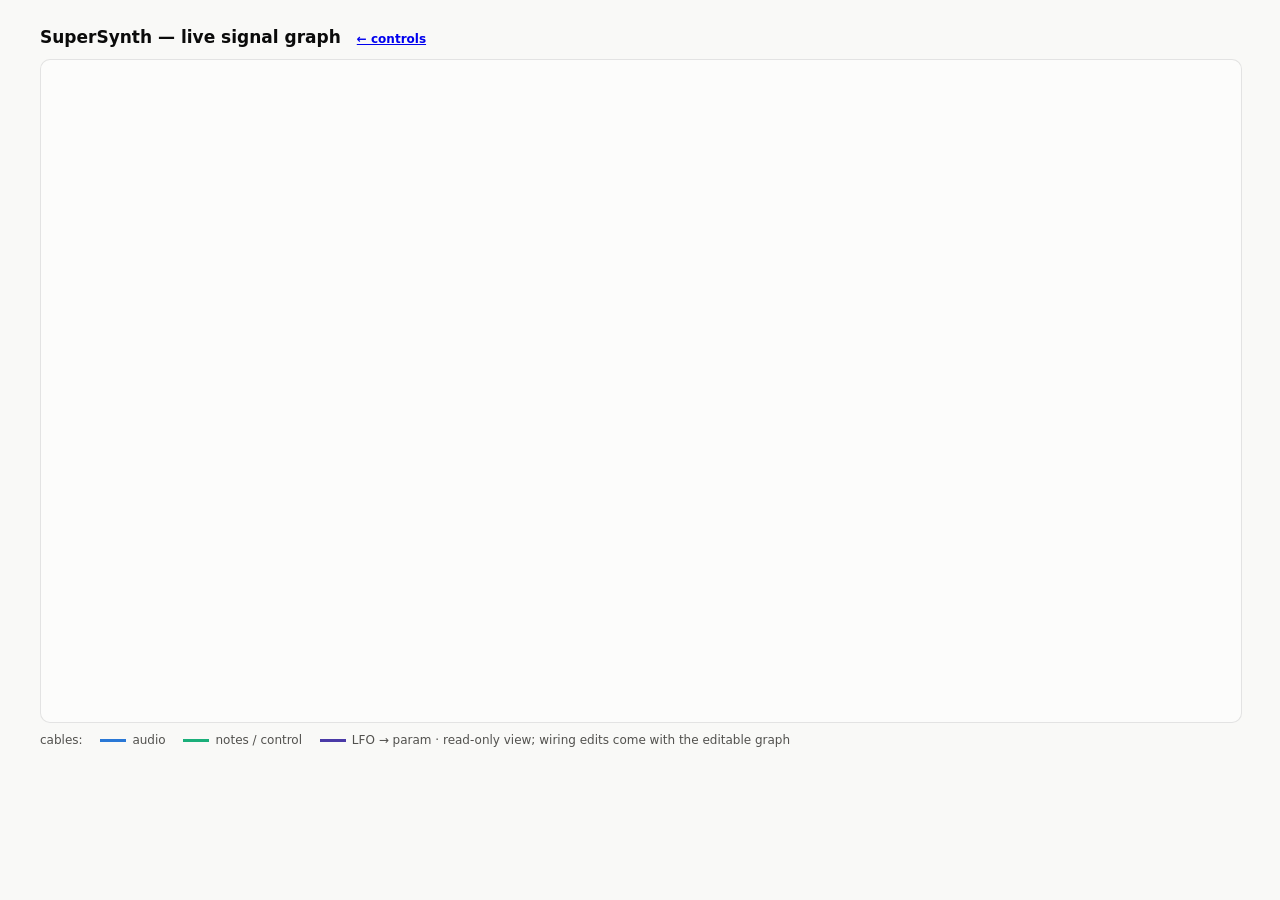
<file: gui/legacy/graph.html>
<!DOCTYPE html>
<html lang="en">
<head>
<meta charset="utf-8">
<title>SuperSynth — Signal Graph</title>
<style>
  :root {
    --plane: #f9f9f7; --surface: #fcfcfb; --ink-1: #0b0b0b; --ink-2: #52514e;
    --hairline: #e1e0d9; --border: rgba(11,11,11,0.10);
    --audio: #2a78d6; --ctrl: #1baf7a; --lfo: #4a3aa7; --off: #898781;
  }
  @media (prefers-color-scheme: dark) {
    :root {
      --plane: #0d0d0d; --surface: #1a1a19; --ink-1: #ffffff; --ink-2: #c3c2b7;
      --hairline: #2c2c2a; --border: rgba(255,255,255,0.10);
      --audio: #3987e5; --ctrl: #199e70; --lfo: #9085e9;
    }
  }
  body { margin: 0; background: var(--plane); color: var(--ink-1);
    font-family: system-ui, -apple-system, "Segoe UI", sans-serif; }
  .wrap { max-width: 1200px; margin: 0 auto; padding: 16px; }
  h1 { font-size: 17px; } h1 a { font-size: 12px; margin-left: 10px; }
  svg { width: 100%; background: var(--surface); border: 1px solid var(--border);
    border-radius: 10px; }
  .legend { font-size: 12px; color: var(--ink-2); margin-top: 6px; }
  .legend span { display: inline-block; width: 26px; height: 3px; margin: 0 6px 2px 14px; }
</style>
</head>
<body>
<div class="wrap">
  <h1>SuperSynth — live signal graph <a href="/">← controls</a></h1>
  <svg id="g" viewBox="0 0 1160 640"></svg>
  <div class="legend">
    cables:
    <span style="background:var(--audio)"></span>audio
    <span style="background:var(--ctrl)"></span>notes / control
    <span style="background:var(--lfo)"></span>LFO → param
    · read-only view; wiring edits come with the editable graph
  </div>
</div>
<script>
"use strict";
const svg = document.getElementById("g");
const NS = "http://www.w3.org/2000/svg";

function el(tag, attrs, text) {
  const e = document.createElementNS(NS, tag);
  for (const [k, v] of Object.entries(attrs)) e.setAttribute(k, v);
  if (text) e.textContent = text;
  return e;
}
function css(v) { return getComputedStyle(document.body).getPropertyValue(v).trim(); }

function cable(x1, y1, x2, y2, color, dashed) {
  const dx = Math.max(40, (x2 - x1) / 2);
  const p = el("path", {
    d: `M${x1},${y1} C${x1 + dx},${y1} ${x2 - dx},${y2} ${x2},${y2}`,
    fill: "none", stroke: color, "stroke-width": 2.2,
    ...(dashed ? {"stroke-dasharray": "6 5"} : {}),
  });
  svg.appendChild(p);
}
const FAMILY_COLORS = {
  voice: "#2a78d6", input: "#1baf7a", filter: "#eda100", time: "#199e70",
  dirt: "#eb6834", dyn: "#e87ba4", vox: "#e34948", service: "#4a3aa7",
};
function box(x, y, w, h, title, sub, dim, family) {
  const g = el("g", {});
  g.appendChild(el("rect", {x, y, width: w, height: h, rx: 8,
    fill: css("--plane"), stroke: css("--border"), opacity: dim ? 0.5 : 1}));
  if (family) g.appendChild(el("rect", {x, y: y, width: 4, height: h, rx: 2,
    fill: FAMILY_COLORS[family] || css("--hairline")}));
  g.appendChild(el("text", {x: x + 10, y: y + 20, fill: css("--ink-1"),
    "font-size": 13, "font-weight": 600, opacity: dim ? 0.6 : 1}, title));
  if (sub) g.appendChild(el("text", {x: x + 10, y: y + 36, fill: css("--ink-2"),
    "font-size": 10.5}, sub));
  svg.appendChild(g);
  return {x, y, w, h, right: [x + w, y + h / 2], left: [x, y + h / 2],
          bottom: [x + w / 2, y + h], top: [x + w / 2, y]};
}

function draw(state) {
  svg.innerHTML = "";
  const audio = css("--audio"), ctrl = css("--ctrl"), lfoC = css("--lfo");

  // controllers column
  const kb = box(20, 60, 150, 44, "Controllers", "keys · CP88 · GUI piano");
  const arp = box(20, 150, 150, 44, "Arp" + (state.arp?.enabled ? " ●" : ""),
                  state.arp?.enabled ? `${state.arp.pattern} · ${state.arp.division}` : "passthrough");
  const voice = box(20, 240, 150, 44, "Mono Voice", `→ ${state.voice_target || "?"}`);
  cable(...kb.bottom, ...arp.top, ctrl, true);
  cable(...arp.bottom, ...voice.top, ctrl, true);

  // chain columns
  const chain = state.chain.filter(c => !c.service);
  const services = state.chain.filter(c => c.service);
  const x0 = 240, dx = Math.min(170, 820 / Math.max(chain.length, 1));
  let prev = null;
  const nodes = {};
  chain.forEach((c, i) => {
    const b = box(x0 + i * dx, 200, Math.min(150, dx - 14), 48, c.name,
                  c.family + (c.enabled ? "" : " · bypassed"), !c.enabled, c.family);
    nodes[c.key] = b;
    if (prev) cable(...prev.right, ...b.left, audio);
    prev = b;
  });
  const master = box(1010, 200, 130, 48, "Master", "volume · meters");
  if (prev) cable(...prev.right, ...master.left, audio);
  const out = box(1010, 300, 130, 44, "Audio Out", state.current_output || "default");
  cable(...master.bottom, ...out.top, audio);

  // voice drives the first source
  const first = chain[0] && nodes[chain[0].key];
  if (first) cable(...voice.right, ...first.left, ctrl, true);

  // service sources (drone) into the head bus
  services.forEach((s, i) => {
    const b = box(x0, 90 + i * 60, 150, 44, s.name + " ●",
                  s.key === "drone" ? `root: ${state.drone?.root || "?"}` : "service", !s.enabled);
    nodes[s.key] = b;
    if (first) cable(...b.bottom, ...first.top, audio);
  });

  // drums + looper + click straight to master
  let sideY = 320;
  if (state.drums?.enabled) {
    const d = box(x0, sideY, 150, 44, "Drums ●", "16-step grid");
    cable(...d.right, ...master.left, audio); sideY += 60;
  }
  if (state.looper && state.looper.state !== "empty") {
    const l = box(x0, sideY, 150, 44, `Looper (${state.looper.state})`,
                  `${state.looper.bars} bars · ${state.looper.position || "post"}-arp`);
    cable(...l.right, ...master.left, audio); sideY += 60;
  }
  if (state.transport?.click) {
    const c = box(x0, sideY, 150, 44, "Click ●",
                  `${Math.round(state.transport.bpm)} bpm`);
    cable(...c.right, ...master.left, audio); sideY += 60;
  }

  // LFOs
  (state.lfos || []).forEach((l, i) => {
    const b = box(240 + i * 180, 480, 160, 44, `LFO ∿ ${l.shapes[l.shape]}`,
                  `${l.rate.toFixed(2)} Hz → ${l.key}.${l.param}`);
    const target = nodes[l.key];
    if (target) cable(...b.top, ...target.bottom, lfoC, true);
  });

  // transport strip
  box(20, 480, 170, 44, "Transport",
      `${Math.round(state.transport?.bpm || 0)} bpm · ${state.transport?.beats_per_bar}/4`);
}

let ws, lastMsg = 0, reconnectTimer = null;
function scheduleReconnect(ms) {
  clearTimeout(reconnectTimer);
  reconnectTimer = setTimeout(connect, ms);
}
function connect() {
  if (ws && ws.readyState <= 1) return;
  ws = new WebSocket(`ws://${location.host}/ws`);
  ws.onopen = () => { lastMsg = performance.now(); };
  ws.onmessage = (ev) => {
    lastMsg = performance.now();
    const m = JSON.parse(ev.data);
    if (m.type === "state") draw(m);
  };
  ws.onclose = () => scheduleReconnect(800);
  ws.onerror = () => { try { ws.close(); } catch (_) {} };
}
function ensureLive() {
  if (!ws || ws.readyState >= 2) { connect(); return; }
  if (ws.readyState === 1 && performance.now() - lastMsg > 3000) {
    try { ws.close(); } catch (_) {}
    scheduleReconnect(150);
  }
}
setInterval(() => { if (!document.hidden) ensureLive(); }, 2000);
window.addEventListener("focus", ensureLive);
document.addEventListener("pointerdown", ensureLive, true);
connect();
</script>
</body>
</html>
</file>
